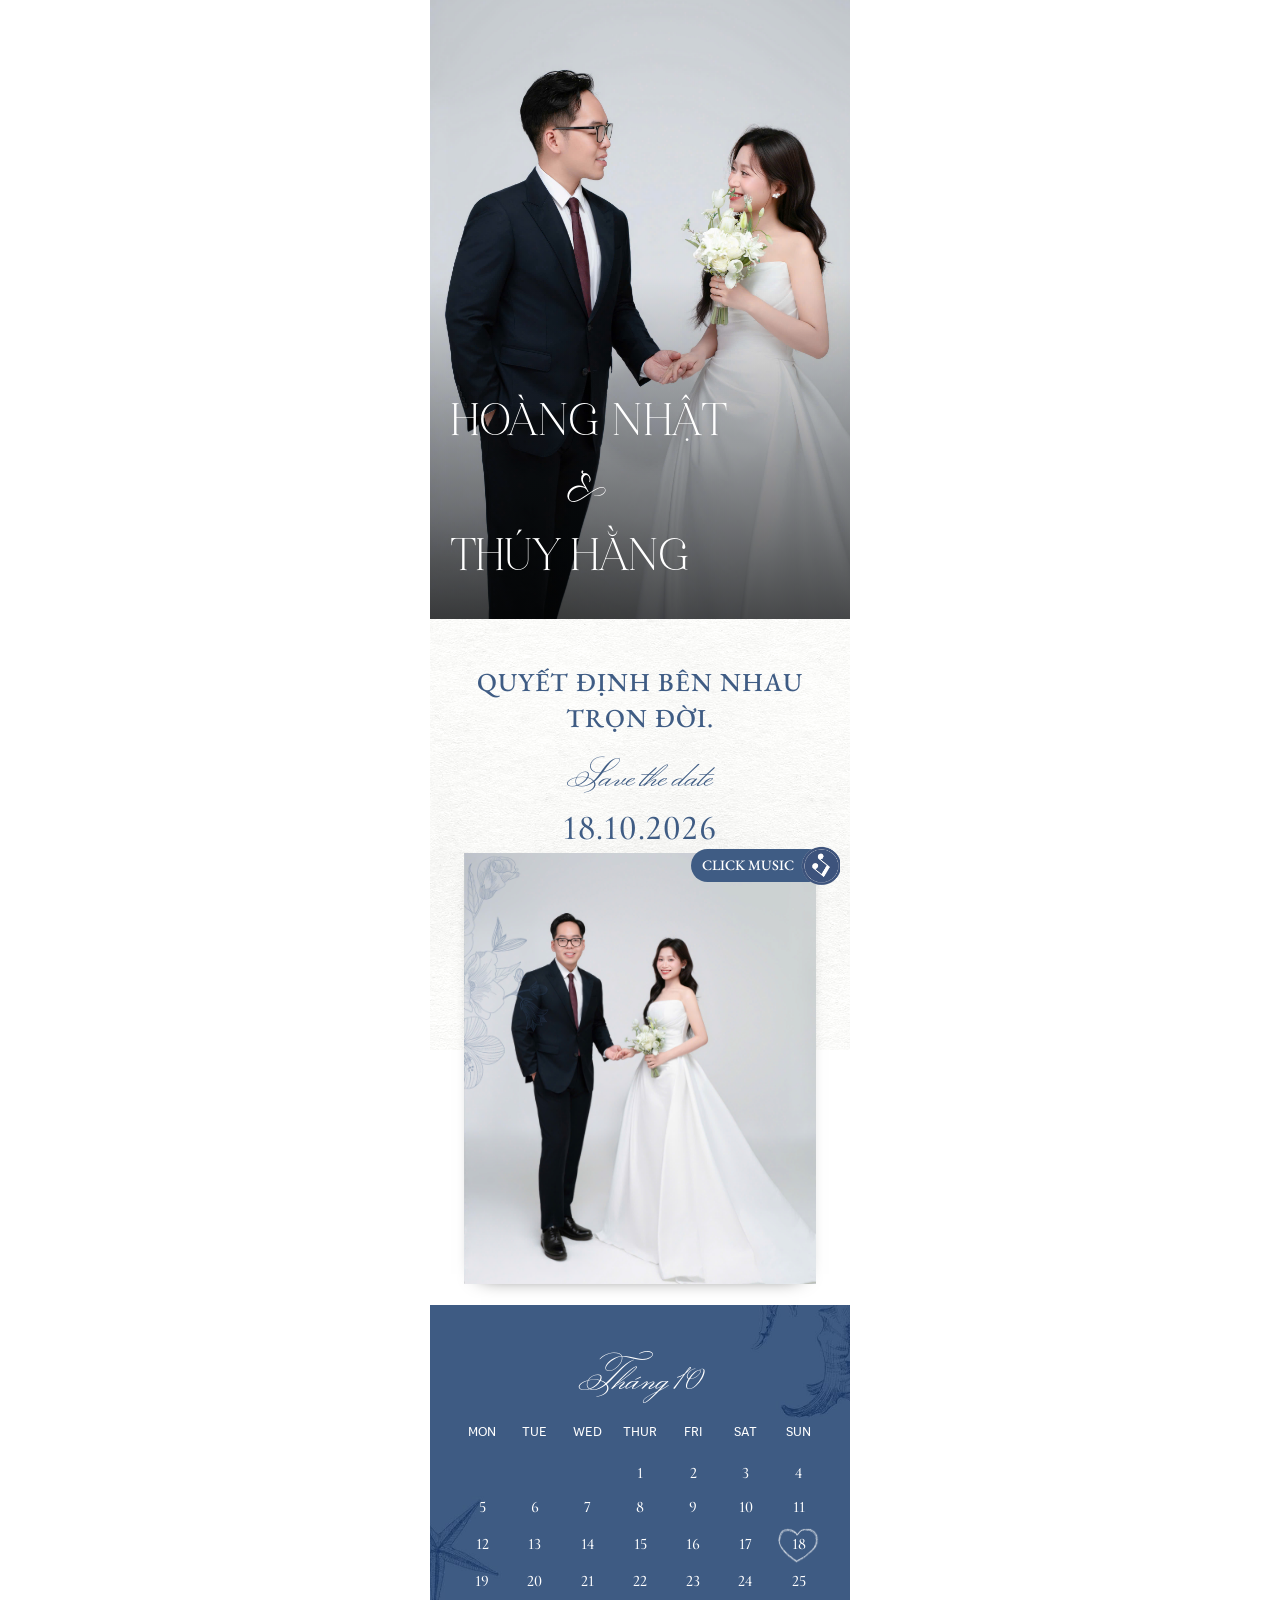
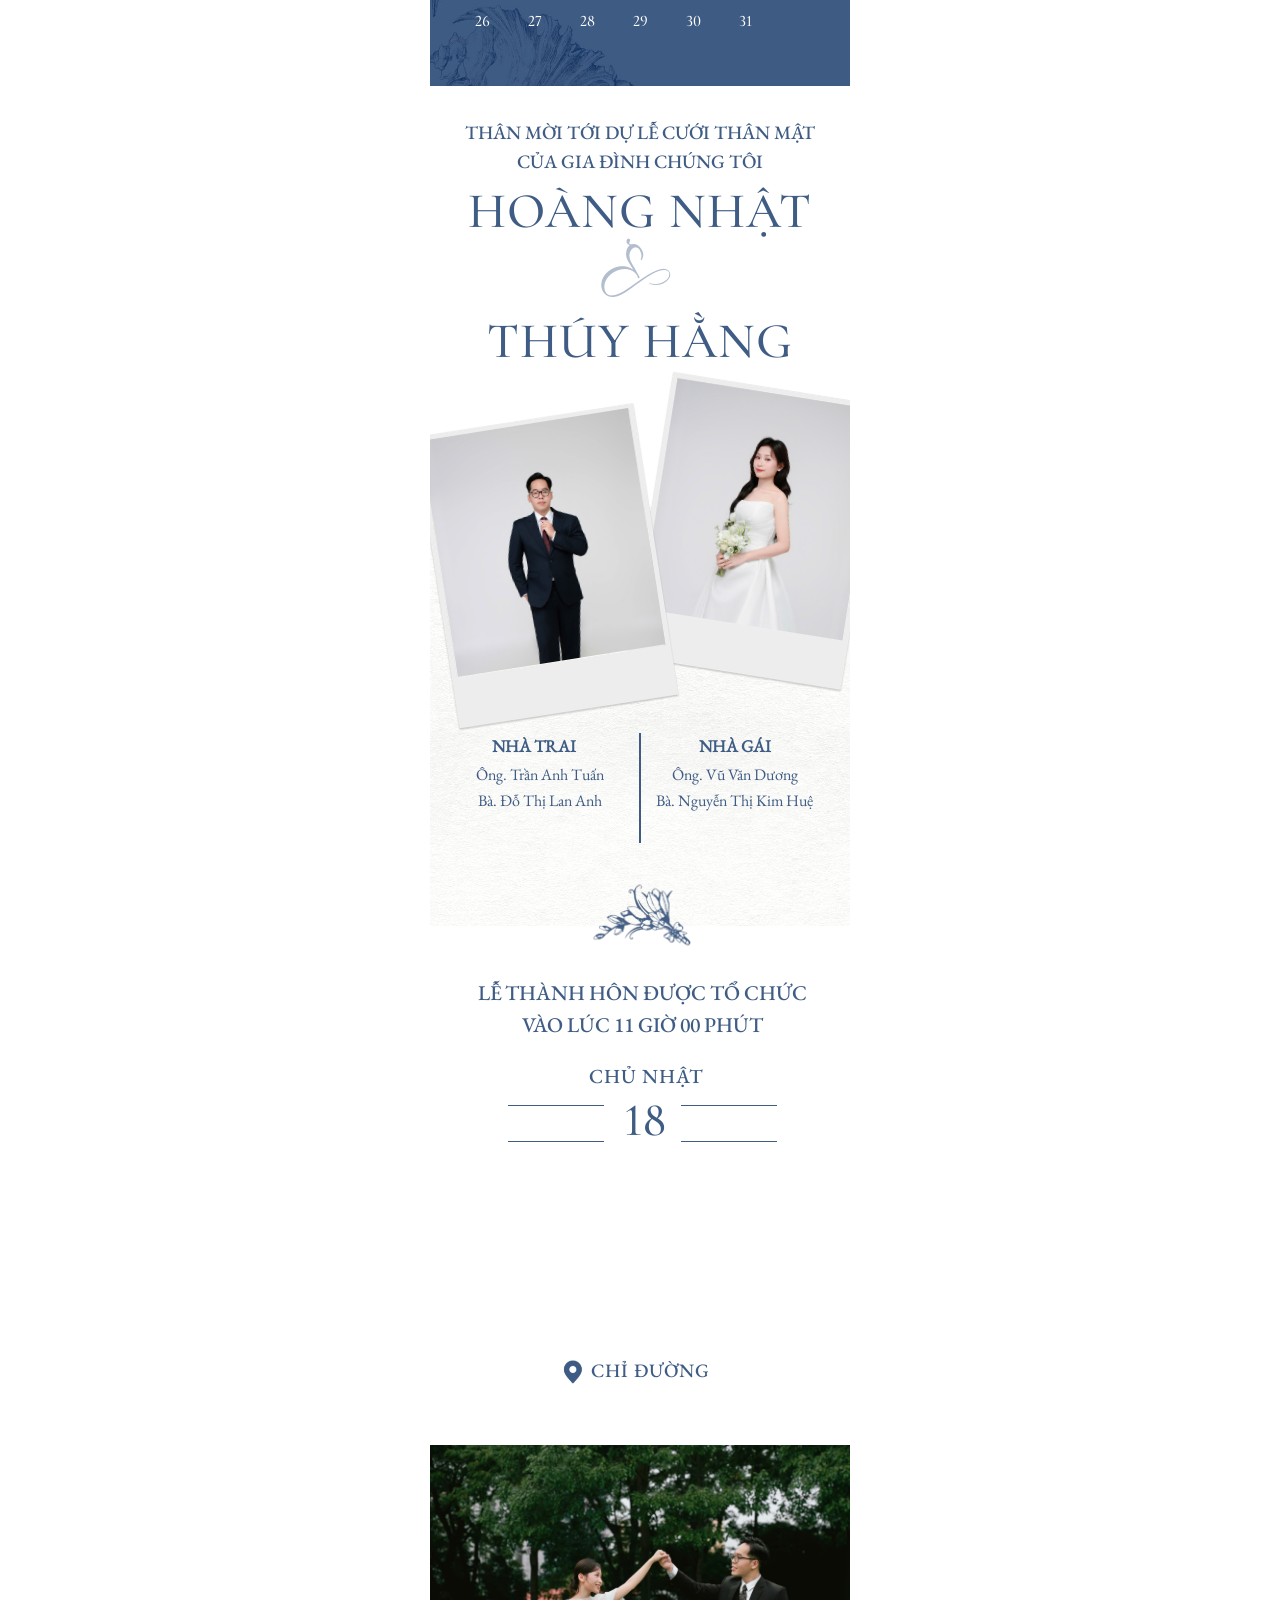
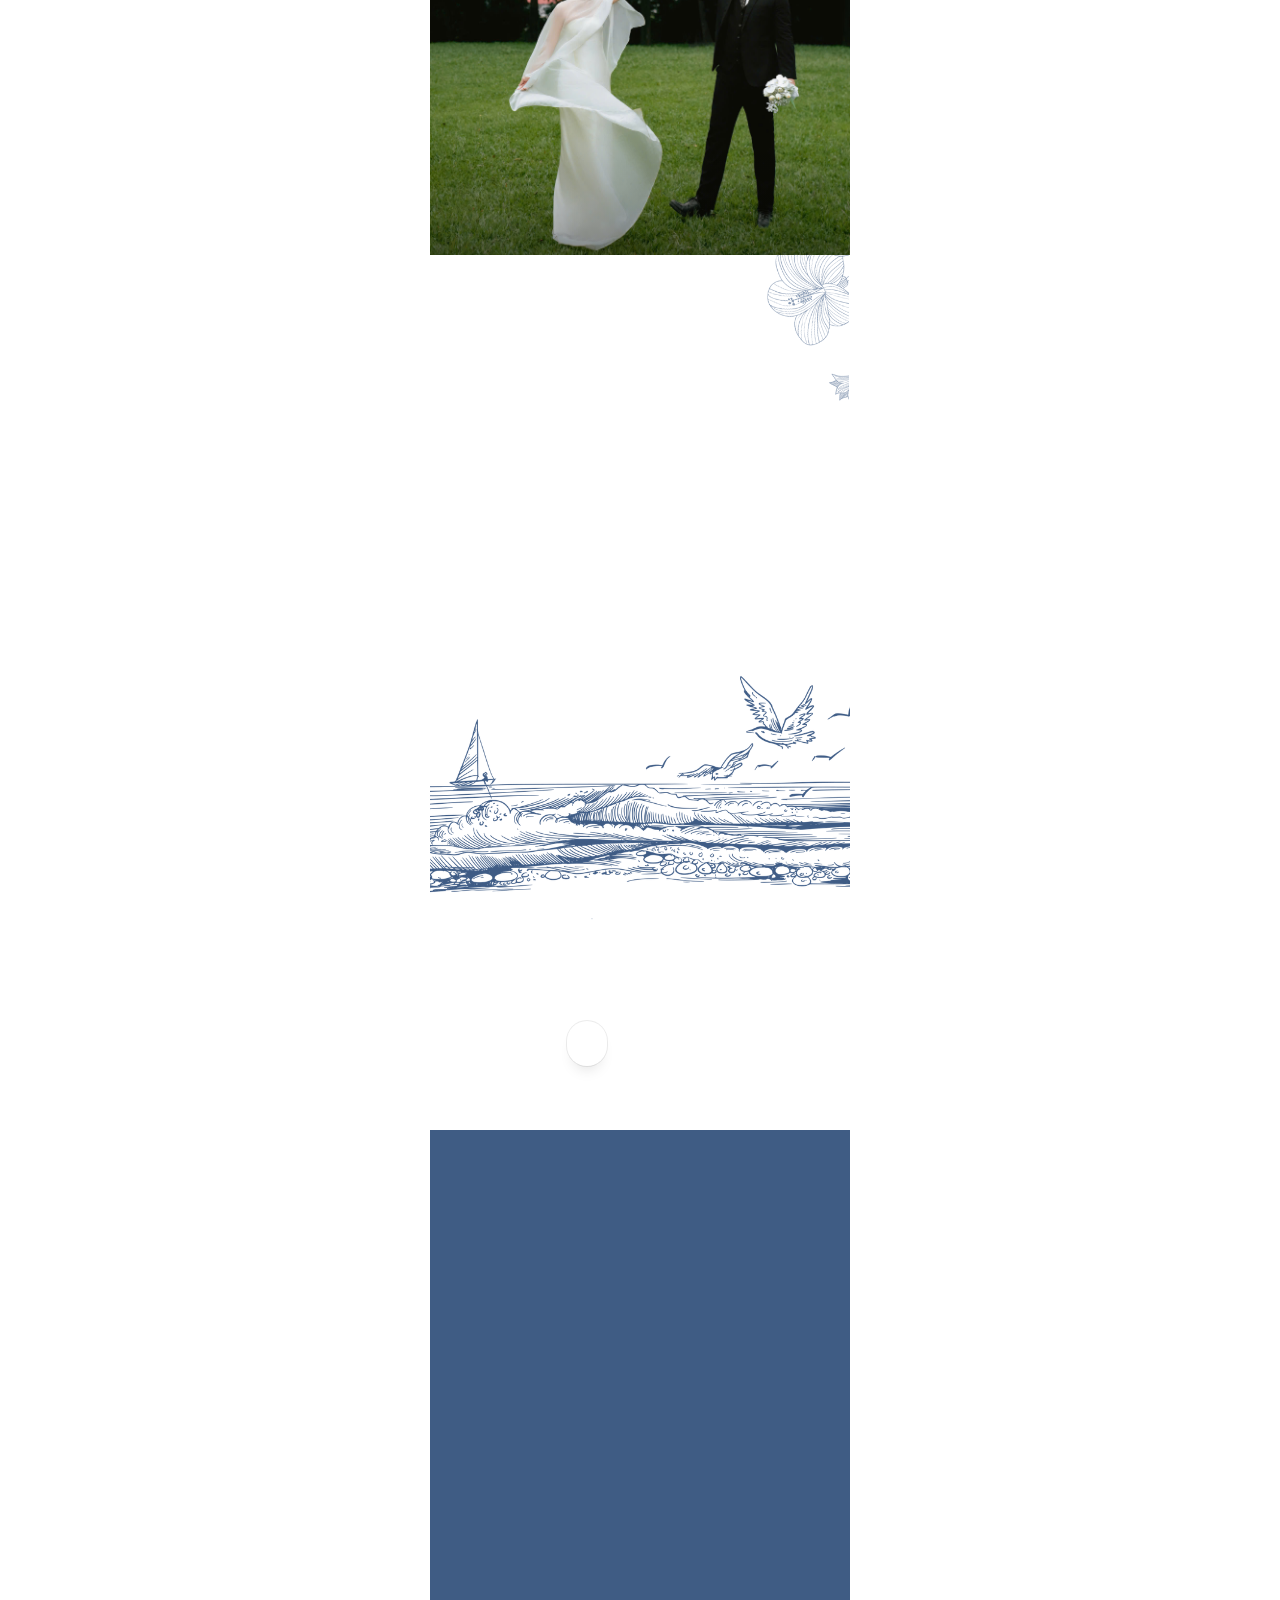
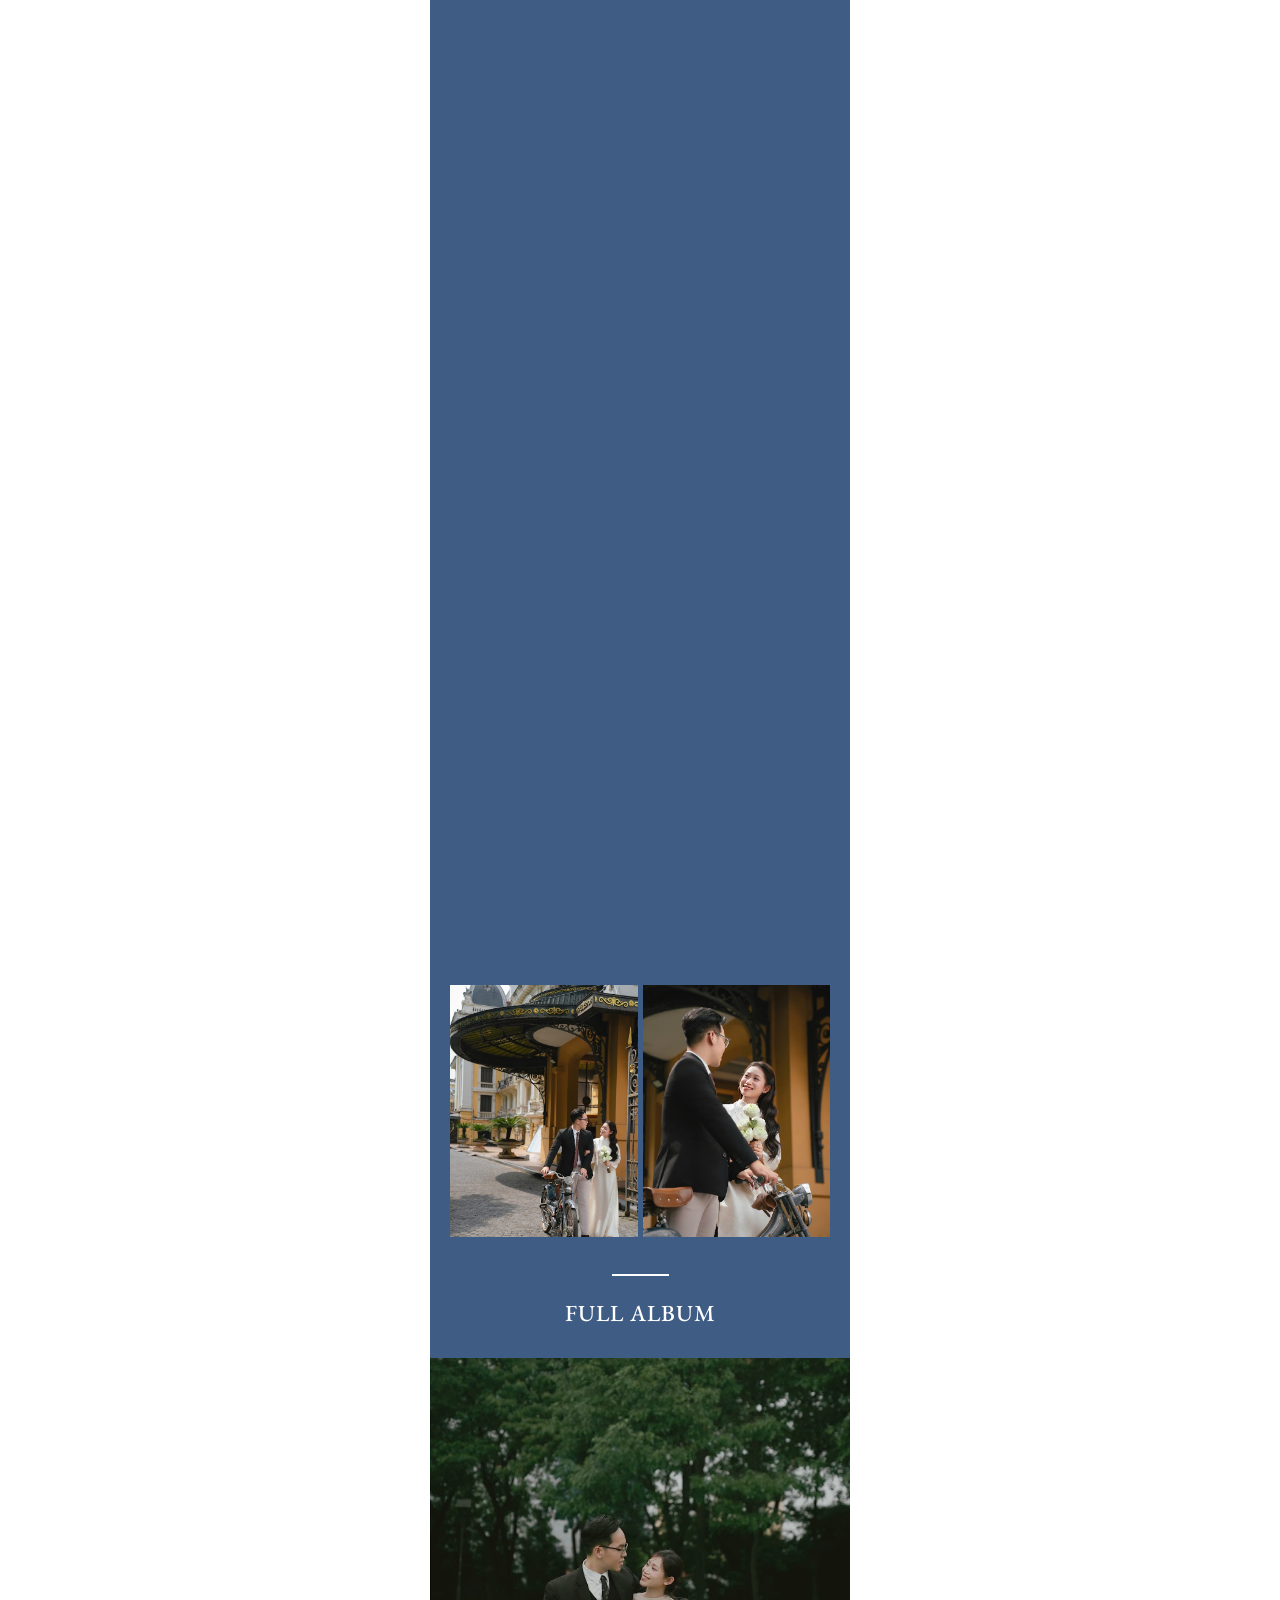
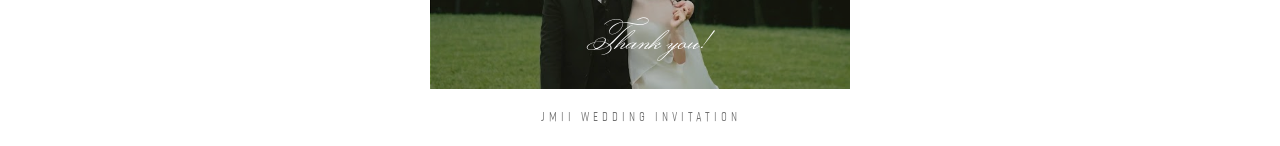
<file: index.html>
<!DOCTYPE html>
<html lang="vi"><head>
<script type="text/javascript">
(function() {
    try {
        var p = new URLSearchParams(window.location.search);
        var s = (p.get('side') || p.get('party') || p.get('to') || '').toLowerCase();
        if (s === 'nhagai' || s === 'cd' || s === 'gai') {
            window.location.replace('nhagai/index.html');
        } else if (s === 'nhatrai' || s === 'cr' || s === 'trai') {
            window.location.replace('nhatrai/index.html');
        }
    } catch(e) {}
})();
</script>
<meta charset="utf-8"/><title>LỄ THÀNH HÔN - Hoàng Nhật &amp; Thúy Hằng</title>
<link rel="canonical" href="https://hoangnhatthuyhang.vercel.app/"/>
<meta name="description" content="Trân trọng kính mời quý khách tới dự bữa cơm thân mật chung vui cùng gia đình chúng tôi vào lúc 11:00 ngày 18.10.2026 tại Sảnh 5 - Tiệc cưới Mipec Tây Sơn"/>
<meta property="og:type" content="website"/>
<meta property="og:url" content="https://hoangnhatthuyhang.vercel.app/"/>
<meta property="og:title" content="LỄ THÀNH HÔN - HOÀNG NHẬT & THÚY HẰNG"/>
<meta property="og:description" content="Trân trọng kính mời quý khách tới dự bữa cơm thân mật chung vui cùng gia đình chúng tôi vào lúc 11:00 ngày 18.10.2026 tại Sảnh 5 - Tiệc cưới Mipec Tây Sơn"/>
<meta property="og:image" content="https://hoangnhatthuyhang.vercel.app/images/og_share.jpg"/>
<meta property="og:image:secure_url" content="https://hoangnhatthuyhang.vercel.app/images/og_share.jpg"/>
<meta property="og:image:type" content="image/jpeg"/>
<meta property="og:image:width" content="1200"/>
<meta property="og:image:height" content="630"/>
<meta property="og:image:alt" content="LỄ THÀNH HÔN - HOÀNG NHẬT & THÚY HẰNG"/>
<meta property="og:site_name" content="Thiệp Cưới Online - HOÀNG NHẬT &amp; THÚY HẰNG"/>
<meta name="twitter:card" content="summary_large_image"/>
<meta name="twitter:url" content="https://hoangnhatthuyhang.vercel.app/"/>
<meta name="twitter:title" content="LỄ THÀNH HÔN - HOÀNG NHẬT & THÚY HẰNG"/>
<meta name="twitter:description" content="Trân trọng kính mời quý khách tới dự bữa cơm thân mật chung vui cùng gia đình chúng tôi vào lúc 11:00 ngày 18.10.2026 tại Sảnh 5 - Tiệc cưới Mipec Tây Sơn"/>
<meta name="twitter:image" content="https://hoangnhatthuyhang.vercel.app/images/og_share.jpg"/>
<meta name="msapplication-TileImage" content="https://hoangnhatthuyhang.vercel.app/images/untitled-1-20250323102909-q2zbh.png"/><meta content="no-cache" http-equiv="Cache-Control"/><meta content="IE=edge" http-equiv="X-UA-Compatible"/><meta content="-1" http-equiv="Expires"/><meta content="" name="keywords"/><meta content="width=device-width, initial-scale=1" name="viewport"/><script type="text/javascript">window.ladi_viewport=function(b){var a=document;b=b?b:'innerWidth';var c=window[b];var d=true;if(typeof window.ladi_is_desktop=="undefined"||window.ladi_is_desktop==undefined){window.ladi_is_desktop=!d;}var e=960;var f=420;var g='';if(!d){g="width="+e+",user-scalable=no,initial-scale=1.0";}else{var h=1;var i=f;if(i!=c){h=c / i;}g="width="+i+",user-scalable=no,initial-scale="+h+",minimum-scale="+h+",maximum-scale="+h;}var j=a.getElementById("viewport");if(!j){j=a.createElement("meta");j.id="viewport";j.name="viewport";a.head.appendChild(j);}j.setAttribute("content",g);};window.ladi_viewport();window.ladi_fbq_data = [];window.ladi_fbq = function () {window.ladi_fbq_data.push(arguments);};window.ladi_ttq_data = [];window.ladi_ttq = function () {window.ladi_ttq_data.push(arguments);};</script><meta content="telephone=no" name="format-detection"/><link href="images/untitled-1-20250323102909-q2zbh.png" rel="icon" type="image/x-icon"/><link href="images/untitled-1-20250323102909-q2zbh.png" rel="shortcut icon"/><link href="images/untitled-1-20250323102909-q2zbh.png" rel="apple-touch-icon"/><link href="images/untitled-1-20250323102909-q2zbh.png" rel="apple-touch-icon-precomposed"/><meta content="days" name="revisit-after"/><link rel="dns-prefetch"/><link crossorigin="" href="https://fonts.googleapis.com/" rel="preconnect"/><link crossorigin="" href="https://fonts.gstatic.com/" rel="preconnect"/><link crossorigin="" href="https://w.ladicdn.com/" rel="preconnect"/><link crossorigin="" href="https://s.ladicdn.com/" rel="preconnect"/><link crossorigin="" href="https://api1.ldpform.com/" rel="preconnect"/><link crossorigin="" href="https://a.ladipage.com/" rel="preconnect"/><link crossorigin="" href="https://api.sales.ldpform.net/" rel="preconnect"/><link as="style" href="css/google_fonts.css" onload="this.onload = null; this.rel = 'stylesheet';" rel="preload"/><link as="script" href="js/ladipagev3.min.js" rel="preload"/><style id="style_ladi" type="text/css">a,abbr,acronym,address,applet,article,aside,audio,b,big,blockquote,body,button,canvas,caption,center,cite,code,dd,del,details,dfn,div,dl,dt,em,embed,fieldset,figcaption,figure,footer,form,h1,h2,h3,h4,h5,h6,header,hgroup,html,i,iframe,img,input,ins,kbd,label,legend,li,mark,menu,nav,object,ol,output,p,pre,q,ruby,s,samp,section,select,small,span,strike,strong,sub,summary,sup,table,tbody,td,textarea,tfoot,th,thead,time,tr,tt,u,ul,var,video{margin:0;padding:0;border:0;outline:0;font-size:100%;font:inherit;vertical-align:baseline;box-sizing:border-box;-webkit-font-smoothing:antialiased;-moz-osx-font-smoothing:grayscale}article,aside,details,figcaption,figure,footer,header,hgroup,menu,nav,section{display:block}body{line-height:1}a{text-decoration:none}ol,ul{list-style:none}blockquote,q{quotes:none}blockquote:after,blockquote:before,q:after,q:before{content:'';content:none}table{border-collapse:collapse;border-spacing:0}.ladi-loading{z-index:900000000000;position:fixed;width:100%;height:100%;top:0;left:0;background-color:rgba(0,0,0,.1)}.ladi-loading .loading{width:80px;height:80px;top:0;left:0;bottom:0;right:0;margin:auto;overflow:hidden;position:absolute}.ladi-loading .loading div{position:absolute;width:6px;height:6px;background:#fff;border-radius:50%;animation:ladi-loading 1.2s linear infinite}.ladi-loading .loading div:nth-child(1){animation-delay:0s;top:37px;left:66px}.ladi-loading .loading div:nth-child(2){animation-delay:-.1s;top:22px;left:62px}.ladi-loading .loading div:nth-child(3){animation-delay:-.2s;top:11px;left:52px}.ladi-loading .loading div:nth-child(4){animation-delay:-.3s;top:7px;left:37px}.ladi-loading .loading div:nth-child(5){animation-delay:-.4s;top:11px;left:22px}.ladi-loading .loading div:nth-child(6){animation-delay:-.5s;top:22px;left:11px}.ladi-loading .loading div:nth-child(7){animation-delay:-.6s;top:37px;left:7px}.ladi-loading .loading div:nth-child(8){animation-delay:-.7s;top:52px;left:11px}.ladi-loading .loading div:nth-child(9){animation-delay:-.8s;top:62px;left:22px}.ladi-loading .loading div:nth-child(10){animation-delay:-.9s;top:66px;left:37px}.ladi-loading .loading div:nth-child(11){animation-delay:-1s;top:62px;left:52px}.ladi-loading .loading div:nth-child(12){animation-delay:-1.1s;top:52px;left:62px}@keyframes ladi-loading{0%,100%,20%,80%{transform:scale(1)}50%{transform:scale(1.5)}}.ladipage-message{position:fixed;width:100%;height:100%;top:0;left:0;z-index:10000000000;background:rgba(0,0,0,.3)}.ladipage-message .ladipage-message-box{width:400px;max-width:calc(100% - 50px);height:160px;border:1px solid rgba(0,0,0,.3);background-color:#fff;position:fixed;top:calc(50% - 155px);left:0;right:0;margin:auto;border-radius:10px}.ladipage-message .ladipage-message-box span{display:block;background-color:rgba(6,21,40,.05);color:#000;padding:12px 15px;font-weight:600;font-size:16px;line-height:16px;border-top-left-radius:10px;border-top-right-radius:10px}.ladipage-message .ladipage-message-box .ladipage-message-text{display:-webkit-box;font-size:14px;padding:0 20px;margin-top:16px;line-height:20px;-webkit-line-clamp:3;-webkit-box-orient:vertical;overflow:hidden;text-overflow:ellipsis;word-break:break-word}.ladipage-message .ladipage-message-box .ladipage-message-close{display:block;position:absolute;right:15px;bottom:10px;margin:0 auto;padding:10px 0;border:none;width:80px;text-transform:uppercase;text-align:center;color:#000;background-color:#e6e6e6;border-radius:5px;text-decoration:none;font-size:14px;line-height:14px;font-weight:600;cursor:pointer;outline:0}.lightbox-screen{display:none;position:fixed;width:100%;height:100%;top:0;left:0;bottom:0;right:0;margin:auto;z-index:9000000080;background:rgba(0,0,0,.5)}.lightbox-screen .lightbox-close{position:absolute;z-index:9000000090;cursor:pointer}.lightbox-screen .lightbox-hidden{display:none}.lightbox-screen .lightbox-close{width:16px;height:16px;margin:10px;background-repeat:no-repeat;background-position:center center;background-image:url("data:image/svg+xml;utf8, %3Csvg%20width%3D%2224%22%20height%3D%2224%22%20viewBox%3D%220%200%2024%2024%22%20xmlns%3D%22http%3A%2F%2Fwww.w3.org%2F2000%2Fsvg%22%20fill%3D%22%23fff%22%3E%3Cpath%20fill-rule%3D%22evenodd%22%20clip-rule%3D%22evenodd%22%20d%3D%22M23.4144%202.00015L2.00015%2023.4144L0.585938%2022.0002L22.0002%200.585938L23.4144%202.00015Z%22%3E%3C%2Fpath%3E%3Cpath%20fill-rule%3D%22evenodd%22%20clip-rule%3D%22evenodd%22%20d%3D%22M2.00015%200.585938L23.4144%2022.0002L22.0002%2023.4144L0.585938%202.00015L2.00015%200.585938Z%22%3E%3C%2Fpath%3E%3C%2Fsvg%3E")}*{-webkit-tap-highlight-color:#fff0}body{font-size:12px;-ms-text-size-adjust:none;-moz-text-size-adjust:none;-o-text-size-adjust:none;-webkit-text-size-adjust:none;background-color:#fff}.overflow-hidden{overflow:hidden}.ladi-transition{transition:all 150ms linear 0s}.z-index-1{z-index:1}.opacity-0{opacity:0}.height-0{height:0!important}.pointer-events-none{pointer-events:none}.transition-parent-collapse-height{transition:height 150ms linear 0s}.transition-parent-collapse-top{transition:top 150ms linear 0s}.transition-readmore{transition:height 350ms linear 0s}.transition-collapse{transition:height 150ms linear 0s}body.grab{cursor:grab}.ladi-wraper{width:100%;min-height:100%;overflow:hidden;touch-action:manipulation}.ladi-container{position:relative;margin:0 auto;height:100%}.ladi-overlay{position:absolute;top:0;left:0;height:100%;width:100%;pointer-events:none}.ladi-element{position:absolute}@media (hover: hover) {.ladi-check-hover {opacity: 0;}}.ladi-section {margin: 0 auto;position: relative;}.ladi-section[data-tab-id]{display: none;}.ladi-section.selected[data-tab-id]{display: block;}.ladi-section .ladi-section-background {position: absolute;width: 100%;height: 100%;top: 0;left: 0;pointer-events: none;overflow: hidden;}.ladi-box {position: absolute;width: 100%;height: 100%;overflow: hidden;}#SECTION_POPUP .ladi-container {z-index: 90000070;}#SECTION_POPUP .ladi-container > .ladi-element {z-index: 90000070;position: fixed;display: none;}#SECTION_POPUP .ladi-container > .ladi-element[data-fixed-close="true"] {position: relative !important;}#SECTION_POPUP .ladi-container > .ladi-element.hide-visibility {display: block !important;visibility: hidden !important;}#SECTION_POPUP .popup-close {position: absolute;right: 0px;top: 0px;z-index: 9000000080;cursor: pointer;width: 16px;height: 16px;margin: 10px;background-repeat: no-repeat;background-position: center center;background-image: url("data:image/svg+xml;utf8, %3Csvg%20width%3D%2224%22%20height%3D%2224%22%20viewBox%3D%220%200%2024%2024%22%20xmlns%3D%22http%3A%2F%2Fwww.w3.org%2F2000%2Fsvg%22%20fill%3D%22%23000%22%3E%3Cpath%20fill-rule%3D%22evenodd%22%20clip-rule%3D%22evenodd%22%20d%3D%22M23.4144%202.00015L2.00015%2023.4144L0.585938%2022.0002L22.0002%200.585938L23.4144%202.00015Z%22%3E%3C%2Fpath%3E%3Cpath%20fill-rule%3D%22evenodd%22%20clip-rule%3D%22evenodd%22%20d%3D%22M2.00015%200.585938L23.4144%2022.0002L22.0002%2023.4144L0.585938%202.00015L2.00015%200.585938Z%22%3E%3C%2Fpath%3E%3C%2Fsvg%3E");}.ladi-popup {position: absolute;width: 100%;height: 100%;}.ladi-popup .ladi-popup-background {height: 100%;width: 100%;pointer-events: none;}.ladi-countdown {position: absolute;width: 100%;height: 100%;display: flex;}.ladi-countdown .ladi-countdown-background {position: absolute;width: 100%;height: 100%;top: 0;left: 0;background-size: inherit;background-attachment: inherit;background-origin: inherit;display: table;pointer-events: none;}.ladi-countdown .ladi-countdown-text {position: absolute;width: 100%;height: 100%;text-decoration: inherit;display: table;pointer-events: none;}.ladi-countdown .ladi-countdown-text span {display: table-cell;vertical-align: middle;}.ladi-countdown > .ladi-element {text-decoration: inherit;background-size: inherit;background-attachment: inherit;background-origin: inherit;position: relative;display: inline-block;}.ladi-countdown > .ladi-element:last-child {margin-right: 0px !important;}.ladi-button{position:absolute;width:100%;height:100%;overflow:hidden}.ladi-button:active{transform:translateY(2px);transition:transform .2s linear}.ladi-button .ladi-button-background{height:100%;width:100%;pointer-events:none;transition:inherit}.ladi-button>.ladi-button-headline,.ladi-button>.ladi-button-shape{width:100%!important;height:100%!important;top:0!important;left:0!important;display:table;user-select:none;-webkit-user-select:none;-moz-user-select:none;-ms-user-select:none}.ladi-button>.ladi-button-shape .ladi-shape{margin:auto;top:0;bottom:0}.ladi-button>.ladi-button-headline .ladi-headline{display:table-cell;vertical-align:middle}.ladi-checkout-product-cart-icon .ladi-cart-number{position:absolute;top:-2px;right:-7px;background:#f36e36;text-align:center;min-width:18px;min-height:18px;font-size:12px;font-weight:700;color:#fff;border-radius:100%;z-index:90000000;padding:3px 4px}.ladi-checkout-product-add-to-cart .ladi-button .loading-dots{width:100%;height:100%;top:0;left:0;position:absolute;display:flex;align-items:center;justify-content:center}.ladi-checkout-product-add-to-cart .ladi-button .loading-dots p{display:inline-block;font-size:32px;line-height:1;animation:.6s infinite loading}.ladi-checkout-product-add-to-cart .ladi-button .loading-dots p:first-child{animation-delay:0s}.ladi-checkout-product-add-to-cart .ladi-button .loading-dots p:nth-child(2){animation-delay:.2s}.ladi-checkout-product-add-to-cart .ladi-button .loading-dots p:nth-child(3){animation-delay:.4s}@keyframes loading{0%,100%{opacity:0}50%{opacity:1}}.ladi-form .ladi-form-checkout-bump-offer-check.multiple.checked:before,.ladi-form .ladi-form-checkout-payment-check.multiple.checked:before{--url:url("data:image/svg+xml,%0A%3Csvg%20width%3D%2224%22%20height%3D%2224%22%20viewBox%3D%220%200%2024%2024%22%20fill%3D%22none%22%20xmlns%3D%22http%3A%2F%2Fwww.w3.org%2F2000%2Fsvg%22%3E%0A%3Cpath%20d%3D%22M18.71%207.20998C18.617%207.11625%2018.5064%207.04186%2018.3846%206.99109C18.2627%206.94032%2018.132%206.91418%2018%206.91418C17.868%206.91418%2017.7373%206.94032%2017.6154%206.99109C17.4936%207.04186%2017.383%207.11625%2017.29%207.20998L9.84%2014.67L6.71%2011.53C6.61348%2011.4367%206.49954%2011.3634%206.37468%2011.3142C6.24983%2011.265%206.1165%2011.2409%205.98232%2011.2432C5.84814%2011.2455%205.71573%2011.2743%205.59265%2011.3278C5.46957%2011.3812%205.35824%2011.4585%205.265%2011.555C5.17176%2011.6515%205.09845%2011.7654%205.04924%2011.8903C5.00004%2012.0152%204.97591%2012.1485%204.97823%2012.2827C4.98055%2012.4168%205.00928%2012.5492%205.06277%2012.6723C5.11627%2012.7954%205.19348%2012.9067%205.29%2013L9.13%2016.84C9.22296%2016.9337%209.33356%2017.0081%209.45542%2017.0589C9.57728%2017.1096%209.70799%2017.1358%209.84%2017.1358C9.97201%2017.1358%2010.1027%2017.1096%2010.2246%2017.0589C10.3464%2017.0081%2010.457%2016.9337%2010.55%2016.84L18.71%208.67998C18.8115%208.58634%2018.8925%208.47269%2018.9479%208.34619C19.0033%208.21969%2019.0319%208.08308%2019.0319%207.94498C19.0319%207.80688%2019.0033%207.67028%2018.9479%207.54378C18.8925%207.41728%2018.8115%207.30363%2018.71%207.20998Z%22%20fill%3D%22%231852FA%22%2F%3E%0A%3C%2Fsvg%3E%0A");pointer-events:none;top:-1px;left:-1px;transform:none}.ladi-form,.ladi-form .ladi-form-item-container{position:absolute;width:100%;height:100%}.ladi-form>.ladi-element,.ladi-form>.ladi-element .ladi-form-item-container,.ladi-form>.ladi-element .ladi-form-item-container .ladi-form-item .ladi-form-checkbox-item span[data-checked=true],.ladi-form>.ladi-element .ladi-form-item-container .ladi-form-item .ladi-form-control:not(.ladi-form-control-select){text-transform:inherit;text-decoration:inherit;text-align:inherit;letter-spacing:inherit;color:inherit;background-size:inherit;background-attachment:inherit;background-origin:inherit}.ladi-form .ladi-button>.ladi-button-headline{color:initial;font-size:initial;font-weight:initial;text-transform:initial;text-decoration:initial;font-style:initial;text-align:initial;letter-spacing:initial;line-height:initial}.ladi-form [data-form-checkout-item=bump_offer] .ladi-form-item,.ladi-form>[data-quantity=true] .ladi-form-item-container{overflow:hidden}.ladi-form>.ladi-element .ladi-form-item-container .ladi-form-item{text-transform:inherit;text-decoration:inherit;text-align:inherit;letter-spacing:inherit;color:inherit}.ladi-form>.ladi-element .ladi-form-item-container .ladi-form-item-background{background-size:inherit;background-attachment:inherit;background-origin:inherit}.ladi-form>.ladi-element .ladi-form-item-container .ladi-form-item .ladi-form-control-select{-webkit-appearance:none;-moz-appearance:none;appearance:none;background-size:9px 6px!important;background-position:right .5rem center;background-repeat:no-repeat;padding-right:24px;text-transform:inherit;text-align:inherit;letter-spacing:inherit;color:inherit;background-size:inherit;background-attachment:inherit;background-origin:inherit}.ladi-form>.ladi-element .ladi-form-item-container .ladi-form-item .ladi-form-checkbox-item,.ladi-form>.ladi-element .ladi-form-item-container .ladi-form-item .ladi-form-checkbox-item span[data-checked=false]{text-transform:inherit;text-align:inherit;letter-spacing:inherit;background-size:inherit;background-attachment:inherit;background-origin:inherit;color:inherit}.ladi-form>.ladi-element .ladi-form-item-container .ladi-form-item .ladi-form-control-select-2{width:calc(100% / 2 - 5px);max-width:calc(100% / 2 - 5px);min-width:calc(100% / 2 - 5px)}.ladi-form>.ladi-element .ladi-form-item-container .ladi-form-item .ladi-form-control-select-2:nth-child(3),.ladi-form>.ladi-element .ladi-form-item-container .ladi-form-item .ladi-form-control-select-3:nth-child(3),.ladi-form>.ladi-element .ladi-form-item-container .ladi-form-item .ladi-form-control-select-3:nth-child(4){margin-left:7.5px}.ladi-form>.ladi-element .ladi-form-item-container .ladi-form-item .ladi-form-control-select-3{width:calc(100% / 3 - 5px);max-width:calc(100% / 3 - 5px);min-width:calc(100% / 3 - 5px)}.ladi-form>.ladi-element .ladi-form-item-container .ladi-form-item .ladi-form-control-select option{color:initial}.ladi-form>.ladi-element .ladi-form-item-container .ladi-form-item .ladi-form-control-select:not([data-selected=""]){text-decoration:inherit}.ladi-form>.ladi-element .ladi-form-item-container .ladi-form-item .ladi-form-checkbox-item{text-decoration:inherit;vertical-align:middle}.ladi-form>.ladi-element .ladi-form-item-container .ladi-form-item .ladi-form-checkbox-box-item{display:inline-block;width:fit-content}.ladi-form>.ladi-element .ladi-form-item-container .ladi-form-item .ladi-form-checkbox-item span{user-select:none;-webkit-user-select:none;-moz-user-select:none;-ms-user-select:none}.ladi-form .ladi-form-item-title-value{font-weight:700;word-break:break-word}.ladi-form .ladi-form-label-container{position:relative;width:100%}.ladi-form .ladi-form-control-file{background-repeat:no-repeat;background-position:calc(100% - 5px) center}.ladi-form .ladi-form-label-container .ladi-form-label-item{display:inline-block;cursor:pointer;position:relative;border-radius:0!important;user-select:none;-webkit-user-select:none;-moz-user-select:none;-ms-user-select:none}.ladi-form .ladi-form-label-container .ladi-form-label-item.image{background-size:cover;background-repeat:no-repeat;background-position:center}.ladi-form .ladi-form-label-container .ladi-form-label-item.no-value{display:none!important}.ladi-form .ladi-form-label-container .ladi-form-label-item.text.disabled{opacity:.35}.ladi-form .ladi-form-label-container .ladi-form-label-item.image.disabled{opacity:.2}.ladi-form .ladi-form-label-container .ladi-form-label-item.color.disabled{opacity:.15}.ladi-form .ladi-form-label-container .ladi-form-label-item.selected:before{content:'';width:0;height:0;bottom:-1px;right:-1px;position:absolute;border-width:0 0 15px 15px;border-color:transparent;border-style:solid}.ladi-form .ladi-form-label-container .ladi-form-label-item.selected:after{content:'';background-image:url("data:image/svg+xml;utf8,%3Csvg xmlns='http://www.w3.org/2000/svg' enable-background='new 0 0 12 12' viewBox='0 0 12 12' x='0' fill='%23fff' y='0'%3E%3Cg%3E%3Cpath d='m5.2 10.9c-.2 0-.5-.1-.7-.2l-4.2-3.7c-.4-.4-.5-1-.1-1.4s1-.5 1.4-.1l3.4 3 5.1-7c .3-.4 1-.5 1.4-.2s.5 1 .2 1.4l-5.7 7.9c-.2.2-.4.4-.7.4 0-.1 0-.1-.1-.1z'%3E%3C/path%3E%3C/g%3E%3C/svg%3E");background-repeat:no-repeat;background-position:bottom right;width:7px;height:7px;bottom:0;right:0;position:absolute}.ladi-form .ladi-form-item{width:100%;height:100%;position:absolute}.ladi-form .ladi-form-item-background{position:absolute;width:100%;height:100%;top:0;left:0;pointer-events:none}.ladi-form .ladi-form-item.ladi-form-checkbox{height:auto;padding:0 5px}.ladi-form .ladi-form-item .ladi-form-control{background-color:transparent;min-width:100%;min-height:100%;max-width:100%;max-height:100%;width:100%;height:100%;padding:0 5px;color:inherit;font-size:inherit;border:none}.ladi-form .ladi-form-item.ladi-form-checkbox.ladi-form-checkbox-vertical .ladi-form-checkbox-item{margin-top:0!important;margin-left:0!important;margin-right:0!important;display:flex;align-items:center;border:none}.ladi-form .ladi-form-item.ladi-form-checkbox.ladi-form-checkbox-horizontal .ladi-form-checkbox-item{margin-top:0!important;margin-left:0!important;margin-right:10px!important;display:inline-flex;align-items:center;border:none;position:relative}.ladi-form .ladi-form-item.ladi-form-checkbox .ladi-form-checkbox-item input{margin-right:5px;display:block}.ladi-form .ladi-form-item.ladi-form-checkbox .ladi-form-checkbox-item span{cursor:default;word-break:break-word}.ladi-form .ladi-form-item textarea.ladi-form-control{resize:none;padding:5px}.ladi-form .ladi-button{cursor:pointer}.ladi-form .ladi-button .ladi-headline{cursor:pointer;user-select:none}.ladi-form .ladi-element .ladi-form-otp::-webkit-inner-spin-button,.ladi-form .ladi-element .ladi-form-otp::-webkit-outer-spin-button{-webkit-appearance:none;margin:0}.ladi-form .ladi-element .ladi-form-item .button-get-code{display:none;position:absolute;right:0;top:0;bottom:0;margin:auto 0;line-height:initial;padding:5px 10px;height:max-content;cursor:pointer;user-select:none;-webkit-user-select:none;-moz-user-select:none;-ms-user-select:none}.ladi-form .ladi-element .ladi-form-item .button-get-code.hide-visibility{display:block!important;visibility:hidden!important}.ladi-form .ladi-form-checkout-bump-offer-product.option-2,.ladi-form .ladi-form-item.otp-resend .button-get-code,.ladi-form [data-form-checkout-item=payment] .ladi-form-checkout-payment-content div>span{display:block}.ladi-form .ladi-form-item.otp-countdown:before{content:attr(data-countdown-time) "s";position:absolute;top:0;bottom:0;margin:auto 0;height:max-content;line-height:initial}.ladi-form [data-variant=true] select option[disabled]{background:#fff;color:#b8b8b8!important}.ladi-google-recaptcha-checkbox{position:absolute;display:inline-block;transform:translateY(-100%);margin-top:-5px;z-index:90000010}.ladi-element[data-form-checkout-item]{padding:0}.ladi-form .ladi-form-checkout-title{margin-bottom:8px}.ladi-form .ladi-element[data-form-checkout-item] .ladi-form-item,.ladi-form .ladi-element[data-form-checkout-item] .ladi-form-item-container{height:auto!important;position:unset!important}.ladi-form .ladi-form-checkout-box{gap:12px;display:flex;flex-flow:column;margin:8px 12px;margin-top:14px!important;padding-bottom:14px;border-left:none!important;border-right:none!important;border-top:none!important;border-radius:0!important}.ladi-form .ladi-form-checkout-box:last-child{border:none!important;padding-bottom:4px}.ladi-form .ladi-form-checkout-box:first-child,.ladi-form .ladi-form-checkout-bump-offer-product .item-product:first-child{margin-top:0}.ladi-form .ladi-form-checkout-payment-item{display:flex;flex-flow:row;gap:12px;align-items:center;--check-size:18px;--width-quantity:65px}.ladi-form .ladi-form-checkout-payment-check{--border-size:1px;width:var(--check-size);height:var(--check-size);flex:0 0 var(--check-size);border:var(--border-size) solid;border-radius:100%;display:block;position:relative}.ladi-form .ladi-form-checkout-payment-check.checked:before{content:"";width:calc(var(--check-size)/ 2);height:calc(var(--check-size)/ 2);border-radius:inherit;display:block;position:absolute;top:0;left:0;transform:translate(calc(50% - var(--border-size)),calc(50% - var(--border-size)))}.ladi-form .ladi-form-checkout-bump-offer-check.multiple,.ladi-form .ladi-form-checkout-payment-check.multiple{border-radius:4px}.ladi-form .ladi-form-checkout-payment-check.multiple.checked:before{content:"";-webkit-mask-image:var(--url);mask-image:var(--url);width:var(--check-size);height:var(--check-size);-webkit-mask-size:var(--check-size);mask-size:var(--check-size);background-color:#fff;position:absolute}.ladi-form .ladi-form-checkout-payment-content,.ladi-form .ladi-form-checkout-product-content{display:flex;flex-flow:row;--gap:10px;gap:var(--gap);align-items:center;width:calc(100% - var(--width-quantity) - var(--check-size) - var(--gap) * 2)}.ladi-form .ladi-form-checkout-payment-content img,.ladi-form .ladi-form-checkout-product-content img{width:36px;max-height:36px;border-radius:4px}.ladi-form .ladi-form-checkout-payment-content div,.ladi-form .ladi-form-checkout-product-content div{display:flex;flex-flow:column}.ladi-form .ladi-form-checkout-payment-content div>span,.ladi-form .ladi-form-checkout-product-content div>span{font-size:inherit}.ladi-form .ladi-form-checkout-payment-content div>span.small,.ladi-form .ladi-form-checkout-product-content div>span.small{font-size:80%;opacity:.8}.ladi-form .ladi-form-checkout-payment-content div .price.price-compare,.ladi-form .ladi-form-checkout-product-content div .price.price-compare{display:flex;align-items:center;gap:8px;flex-direction:row!important}.ladi-form .ladi-form-checkout-payment-quantity,.ladi-form .ladi-form-checkout-product-quantity{position:relative;--icon-size:calc(var(--check-size) * 0.8)}.ladi-form .ladi-form-checkout-payment-quantity input,.ladi-form .ladi-form-checkout-product-quantity input{padding:4px calc(var(--check-size)) 4px 8px;border-radius:8px;position:relative;width:var(--width-quantity);min-height:34px;border:1px solid;background-color:transparent;top:0;left:0;display:block}.ladi-form .ladi-form-checkout-payment-quantity input::-webkit-inner-spin-button,.ladi-form .ladi-form-checkout-payment-quantity input::-webkit-outer-spin-button{-webkit-appearance:none;margin:0}.ladi-form .ladi-form-checkout-payment-quantity .up{width:var(--icon-size);height:var(--icon-size);top:-1px;right:5px;cursor:pointer;display:block;position:absolute}.ladi-form .ladi-form-checkout-payment-quantity .up:before{content:'';--url:url("data:image/svg+xml,%3Csvg%20width%3D%2216%22%20height%3D%2216%22%20viewBox%3D%220%200%2016%2016%22%20fill%3D%22none%22%20xmlns%3D%22http%3A%2F%2Fwww.w3.org%2F2000%2Fsvg%22%3E%3Cpath%20fill-rule%3D%22evenodd%22%20clip-rule%3D%22evenodd%22%20d%3D%22M3.14645%206.14645C3.34171%205.95118%203.65829%205.95118%203.85355%206.14645L8%2010.2929L12.1464%206.14645C12.3417%205.95118%2012.6583%205.95118%2012.8536%206.14645C13.0488%206.34171%2013.0488%206.65829%2012.8536%206.85355L8.35355%2011.3536C8.15829%2011.5488%207.84171%2011.5488%207.64645%2011.3536L3.14645%206.85355C2.95118%206.65829%202.95118%206.34171%203.14645%206.14645Z%22%20fill%3D%22black%22%20transform%3D%22rotate(180%208%208)%22%2F%3E%3C%2Fsvg%3E");-webkit-mask-image:var(--url);mask-image:var(--url);display:block;position:absolute;width:var(--icon-size);height:var(--icon-size);pointer-events:none;top:4px;left:2px;-webkit-mask-size:var(--icon-size);mask-size:var(--icon-size)}.ladi-form .ladi-form-checkout-payment-quantity .down{width:var(--icon-size);height:var(--icon-size);right:5px;cursor:pointer;display:block;position:absolute;bottom:3px}.ladi-form .ladi-form-checkout-payment-quantity .down:before{content:'';--url:url("data:image/svg+xml,%3Csvg%20width%3D%2216%22%20height%3D%2216%22%20viewBox%3D%220%200%2016%2016%22%20fill%3D%22none%22%20xmlns%3D%22http%3A%2F%2Fwww.w3.org%2F2000%2Fsvg%22%3E%0A%3Cpath%20fill-rule%3D%22evenodd%22%20clip-rule%3D%22evenodd%22%20d%3D%22M3.14645%206.14645C3.34171%205.95118%203.65829%205.95118%203.85355%206.14645L8%2010.2929L12.1464%206.14645C12.3417%205.95118%2012.6583%205.95118%2012.8536%206.14645C13.0488%206.34171%2013.0488%206.65829%2012.8536%206.85355L8.35355%2011.3536C8.15829%2011.5488%207.84171%2011.5488%207.64645%2011.3536L3.14645%206.85355C2.95118%206.65829%202.95118%206.34171%203.14645%206.14645Z%22%20fill%3D%22black%22%2F%3E%0A%3C%2Fsvg%3E");-webkit-mask-image:var(--url);mask-image:var(--url);display:block;position:absolute;width:var(--icon-size);height:var(--icon-size);pointer-events:none;left:2px;-webkit-mask-size:var(--icon-size);mask-size:var(--icon-size)}.ladi-form [data-form-checkout-item=payment] .ladi-form-item{display:table}.ladi-form [data-form-checkout-item=payment] .ladi-form-item .ladi-form-checkout-payment-content{width:calc(100% - 18px)}.ladi-form [data-form-checkout-item=payment] .ladi-form-item .ladi-form-checkout-payment-content div{display:table-cell;vertical-align:middle;padding:0 6px;cursor:pointer;width:100%;position:relative}.ladi-form [data-form-checkout-item=payment] .ladi-form-item .ladi-form-checkout-payment-content div.arrow:before{content:'';--url:url("data:image/svg+xml,%3Csvg%20width%3D%2216%22%20height%3D%2216%22%20viewBox%3D%220%200%2016%2016%22%20fill%3D%22none%22%20xmlns%3D%22http%3A%2F%2Fwww.w3.org%2F2000%2Fsvg%22%3E%0A%3Cpath%20fill-rule%3D%22evenodd%22%20clip-rule%3D%22evenodd%22%20d%3D%22M6.14645%203.14645C6.34171%202.95118%206.65829%202.95118%206.85355%203.14645L11.3536%207.64645C11.5488%207.84171%2011.5488%208.15829%2011.3536%208.35355L6.85355%2012.8536C6.65829%2013.0488%206.34171%2013.0488%206.14645%2012.8536C5.95118%2012.6583%205.95118%2012.3417%206.14645%2012.1464L10.2929%208L6.14645%203.85355C5.95118%203.65829%205.95118%203.34171%206.14645%203.14645Z%22%20fill%3D%22black%22%2F%3E%0A%3C%2Fsvg%3E");-webkit-mask-image:var(--url);mask-image:var(--url);position:absolute;width:20px;height:20px;top:0;right:0;bottom:0;display:block;margin:auto;-webkit-mask-size:100%;mask-size:100%}.ladi-form [data-form-checkout-item=total_price]{display:flex;flex-flow:column;gap:3px;justify-content:center}.ladi-form [data-form-checkout-item=total_price] .line{display:inline-flex;justify-content:space-between;align-items:center}.ladi-form [data-form-checkout-item=total_price] .title-number-price.big,.ladi-form [data-form-checkout-item=total_price] .title-price.big{font-weight:700;font-size:130%}.ladi-form [data-form-checkout-item=total_price] .title-number-price{font-size:115%}.ladi-form [data-form-checkout-item=total_price] .space{border-top:1px solid;margin:15px 0 10px}.ladi-form .ladi-form-checkout-bump-offer-checkbox{display:flex;flex-flow:row;gap:8px;padding:8px;margin:12px 8px 0;border-radius:8px;align-items:center;--check-size-bumpoffer:18px;--width-quantity-bumpoffer:60px}.ladi-form .ladi-form-checkout-bump-offer-checkbox.checkbox-bump-offer-1{background-color:#3c72f9;margin:0}.ladi-form .ladi-form-checkout-bump-offer-checkbox.checkbox-bump-offer-1 p{color:#fff}.ladi-form .ladi-form-checkout-bump-offer-checkbox.checkbox-bump-offer-2{background-color:#fde298;margin:12px 0 4px}.ladi-form .ladi-form-checkout-bump-offer-checkbox.checkbox-bump-offer-3{background-color:#f3f4f5;margin:8px 0 0;padding:4px 8px;width:max-content}.ladi-form .ladi-form-checkout-bump-offer-checkbox.checkbox-bump-offer-3 .ladi-form-checkout-bump-offer-check{width:12px;height:12px;flex:0 0 12px}.ladi-form .ladi-form-checkout-bump-offer-check{--border-size:1px;width:var(--check-size-bumpoffer);height:var(--check-size-bumpoffer);flex:0 0 var(--check-size-bumpoffer);border:var(--border-size) solid #cfd3d8;background-color:#fff;border-radius:100%;display:block;position:relative}.ladi-form .ladi-form-checkout-bump-offer-check.checked:before{content:"";width:calc(var(--check-size-bumpoffer)/ 2);height:calc(var(--check-size-bumpoffer)/ 2);border-radius:inherit;display:block;position:absolute;top:0;left:0;transform:translate(calc(50% - var(--border-size)),calc(50% - var(--border-size)))}.ladi-form .ladi-form-checkout-bump-offer-check.multiple.checked:before{content:"";-webkit-mask-image:var(--url);mask-image:var(--url);width:var(--check-size-bumpoffer);height:var(--check-size-bumpoffer);-webkit-mask-size:var(--check-size-bumpoffer);mask-size:var(--check-size-bumpoffer);background-color:#000;position:absolute}.ladi-form .ladi-form-checkout-bump-offer-checkbox.checkbox-bump-offer-3 .ladi-form-checkout-bump-offer-check.multiple.checked:before{top:-5px;left:-3px}.ladi-form .ladi-form-checkout-bump-offer-product{display:flex;flex-flow:row;gap:16px;margin:8px 12px;align-items:center;border-left:none!important;border-right:none!important;border-top:none!important;border-radius:0!important}.ladi-form .ladi-form-checkout-bump-offer-product.option-1{display:block!important;padding-bottom:8px}.ladi-form .ladi-form-item:last-child .ladi-form-checkout-bump-offer-product{border:none!important}.ladi-form .ladi-form-checkout-bump-offer-product .item-product{display:flex;gap:16px;align-items:flex-start;margin-top:16px;margin-bottom:12px}.ladi-form .ladi-form-checkout-bump-offer-product .item-product:last-child{margin-bottom:0}.ladi-form .ladi-form-checkout-bump-offer-product .item-product img{width:48px;height:48px;border-radius:4px;overflow:hidden}.ladi-form .ladi-form-checkout-bump-offer-product .item-product .item-product-title{font-size:90%;opacity:.6}.ladi-form .ladi-form-checkout-bump-offer-product .item-product .item-product-description{color:#9fa7b1;text-overflow:ellipsis;overflow:hidden;-webkit-line-clamp:2;display:-webkit-box;-webkit-box-orient:vertical}.ladi-form .ladi-form-checkout-bump-offer-product .item-detail{display:flex;flex-direction:column}.ladi-form .ladi-form-checkout-bump-offer-product .item-detail .shock-promotion-label{background-color:#ef9300;width:max-content;border-radius:4px;padding:2px 8px;color:#fff;margin-bottom:4px;font-weight:600}.ladi-form .ladi-form-checkout-bump-offer-product .item-detail .pr-name{font-weight:400;font-size:120%;line-height:1.4}.ladi-form .ladi-form-checkout-bump-offer-product .item-detail .pr-price{font-weight:400;line-height:1.4}.ladi-form .ladi-form-checkout-bump-offer-product .item-detail span a{text-decoration:line-through;opacity:.6}.ladi-form .ladi-form-checkout-bump-offer-product .item-detail .special{background-color:#e01a1a;padding:2px 8px;margin-right:6px;color:#fff;border-radius:4px;font-size:80%}.ladi-form [data-form-checkout-item=coupon_code] .content-discount-block{padding:12px;border-radius:4px;display:flex;align-items:center;justify-content:space-between}.ladi-form [data-form-checkout-item=coupon_code] .ladi-form-item{display:flex;align-items:center;justify-content:space-between}.ladi-form [data-form-checkout-item=coupon_code] .content-discount-block .title{display:flex;align-items:center;gap:8px}.ladi-form [data-form-checkout-item=coupon_code] .content-discount-block .placeholder span,.ladi-form [data-form-checkout-item=coupon_code] .content-discount-block .title span{font-weight:400;font-size:100%;line-height:1.4}.ladi-form [data-form-checkout-item=coupon_code] .content-discount-block .title i{width:16px;height:16px;mask-image:url('images/ldicon-discount-coupon.svg');display:inline-block;mask-size:cover}.ladi-form [data-form-checkout-item=coupon_code] .content-discount-block .placeholder{display:flex;align-items:center;gap:8px;cursor:pointer}.ladi-form [data-form-checkout-item=coupon_code] .content-discount-block .placeholder i{width:16px;height:16px;mask-image:url('images/new-ldicon-arrow-left.svg');display:inline-block;mask-size:cover;background-color:#6d6d6d!important}.ladi-form > .ladi-element .ladi-form-item-container .ladi-form-item .ladi-form-control-select {background-image: url("data:image/svg+xml;utf8, %3Csvg%20width%3D%2232%22%20height%3D%2224%22%20viewBox%3D%220%200%2032%2024%22%20xmlns%3D%22http%3A%2F%2Fwww.w3.org%2F2000%2Fsvg%22%3E%3Cpolygon%20points%3D%220%2C0%2032%2C0%2016%2C24%22%20style%3D%22fill%3A%20rgb(0%2C%200%2C%200)%22%3E%3C%2Fpolygon%3E%3C%2Fsvg%3E");}.ladi-group {position: absolute;width: 100%;height: 100%;}.ladi-image {position: absolute;width: 100%;height: 100%;overflow: hidden;}.ladi-image .ladi-image-background {background-repeat: no-repeat;background-position: left top;background-size: cover;background-attachment: scroll;background-origin: content-box;position: absolute;margin: 0 auto;width: 100%;height: 100%;pointer-events: none;} .ladi-headline {width: 100%;display: inline-block;word-break: break-word;background-size: cover;background-position: center center;}.ladi-headline a {text-decoration: underline;}.ladi-line {position: relative;}.ladi-line .ladi-line-container {border-bottom: 0 !important;border-right: 0 !important;width: 100%;height: 100%;}a[data-action] {user-select: none;-webkit-user-select: none;-moz-user-select: none;-ms-user-select: none;cursor: pointer;}a:visited {color: inherit;}a:link {color: inherit;}[data-opacity="0"] {opacity: 0;}[data-hidden="true"] {display: none;}[data-action="true"] {cursor: pointer;}.ladi-hidden {display: none;}.ladi-animation-hidden {visibility: hidden !important;opacity: 0 !important;}.element-click-selected {cursor: pointer;}.is-2nd-click {cursor: pointer;}.ladi-button-shape.is-2nd-click, .ladi-accordion-shape.is-2nd-click {z-index: 3;}.backdrop-popup {display: none;position: fixed;top: 0;left: 0;right: 0;bottom: 0;z-index: 90000060;}.backdrop-dropbox {display: none;position: fixed;top: 0;left: 0;right: 0;bottom: 0;z-index: 90000040;}.ladi-lazyload {background-image: none !important;}.ladi-list-paragraph ul li.ladi-lazyload:before {background-image: none !important;}.ladi-element.ladi-auto-scroll {overflow-x: auto;overflow-y: hidden;width: 100% !important;left: 0 !important;-webkit-overflow-scrolling: touch;}[data-hint]:not([data-timeout-id-copied]):before, [data-hint]:not([data-timeout-id-copied]):after {display: none !important;}.ladi-section.ladi-auto-scroll {overflow-x: auto;overflow-y: hidden;-webkit-overflow-scrolling: touch;}</style><style id="style_animation" type="text/css">@media (max-width: 767px) {#HEADLINE3, #HEADLINE4, #HEADLINE5, #HEADLINE6, #HEADLINE7, #HEADLINE8, #BOX3, #HEADLINE48, #HEADLINE49, #HEADLINE50, #HEADLINE51, #GROUP5, #HEADLINE52, #HEADLINE53, #HEADLINE54, #HEADLINE55, #HEADLINE56, #GROUP7, #HEADLINE57, #GROUP8, #HEADLINE58, #HEADLINE59, #GROUP10, #IMAGE7, #IMAGE8, #HEADLINE73, #LINE5, #HEADLINE74, #BOX17, #BOX18, #BOX20, #BOX21, #BOX22, #BOX23, #BOX24, #BOX25, #HEADLINE75, #HEADLINE76, #BUTTON2, #HEADLINE83, #HEADLINE87, #BOX27, #GROUP23, #GROUP24, #HEADLINE101, #IMAGE42, #IMAGE43, #HEADLINE175, #HEADLINE210, #HEADLINE212, #BOX37, #BOX39, #BOX40, #BOX41, #GROUP64, #GROUP65, #GROUP66 {opacity: 0 !important; pointer-events: none !important;}}</style><style id="style_page" type="text/css">body {direction: ltr;}.ladi-wraper {margin: 0 auto; width: 420px;}@font-face {font-family: "MUZUViWSVAtSEFTVEVHSSPVEY";src: url('fonts/1ftv-vip-hastegi-20250323075635-ymzdv.otf')}@font-face {font-family: "MUZUViWSVAtQVJDSVRUWUEtQkVHQVRSSSPVEY";src: url('fonts/1ftv-vip-arcittya-begatri-20250323075635-w9isj.otf')}@font-face {font-family: "RUJHYXJhbWuZCNZWRpdWudHRm";src: url('fonts/ebgaramond-medium-20250320040915-omeex.ttf') format("truetype");}@font-face {font-family: "MUZUViWSVAtTWuclldXItTGEtRGbGFpcUtUmVndWxhcivdGY";src: url('fonts/1ftv-vip-monsieur-la-doulaise-regular-20250219113229-vqkmn.otf')}@font-face {font-family: "QSTUSQUUSUGQUULUFRElVTSUVEY";src: url('fonts/cormorantinfant-medium-20250320040935-nh0vi.ttf') format("truetype");}@font-face {font-family: "RUJHYXJhbWuZCSZWdbGFyLnRZg";src: url('fonts/ebgaramond-regular-20250320040439-sbnst.ttf') format("truetype");}@font-face {font-family: "IzlTbGlkZTAzIEljaWVsIEZvcnQgRmbmRyeSBSaWZIFJlZVsYXIudHRm";src: url('fonts/9slide03-iciel-fort-foundry-rift-regular-20240316103314-2vwzb.ttf') format("truetype");}@font-face {font-family: "IzlTbGlkZTAzIEljaWVsTmZWNlbnRvcFucyObJtYWwudHRm";src: url('fonts/9slide03-icielnovecentosans-normal-20240318082911-dgg1p.ttf') format("truetype");}body {font-family: "Open Sans", sans-serif}</style><style id="style_element" type="text/css">#SECTION1{height: 630px;}#BOX1{width: 420px; height: 630px;top: -6px; left: 0px;}#BOX1 > .ladi-box,#BOX2 > .ladi-box,#BOX3 > .ladi-box,#BOX5 > .ladi-box,#BOX6 > .ladi-box,#BOX4 > .ladi-box,#BOX33 > .ladi-box,#BOX9 > .ladi-box,#BOX10 > .ladi-box,#BOX16 > .ladi-box,#BOX17 > .ladi-box,#BOX18 > .ladi-box,#BOX20 > .ladi-box,#BOX21 > .ladi-box,#BOX22 > .ladi-box,#BOX23 > .ladi-box,#BOX24 > .ladi-box,#BOX25 > .ladi-box,#BOX26 > .ladi-box,#BOX36 > .ladi-box,#BOX27 > .ladi-box,#BOX35 > .ladi-box{border-radius: 0px;}#BOX1 > .ladi-box{background-image: url('images/custom_hero.jpg'); background-size: cover; background-origin: content-box; background-position: 50% 0%; background-repeat: repeat; background-attachment: scroll;}#BOX1 > .ladi-box:hover,#BOX2 > .ladi-box:hover,#HEADLINE3 > .ladi-headline:hover,#HEADLINE4 > .ladi-headline:hover,#HEADLINE5 > .ladi-headline:hover,#IMAGE26:hover > .ladi-image,#IMAGE25:hover > .ladi-image,#HEADLINE6 > .ladi-headline:hover,#HEADLINE7 > .ladi-headline:hover,#HEADLINE8 > .ladi-headline:hover,#BOX3 > .ladi-box:hover,#IMAGE44:hover > .ladi-image,#IMAGE29:hover > .ladi-image,#IMAGE28:hover > .ladi-image,#IMAGE27:hover > .ladi-image,#BOX4 > .ladi-box:hover,#HEADLINE48 > .ladi-headline:hover,#HEADLINE49 > .ladi-headline:hover,#HEADLINE50 > .ladi-headline:hover,#HEADLINE51 > .ladi-headline:hover,#HEADLINE52 > .ladi-headline:hover,#HEADLINE56 > .ladi-headline:hover,#HEADLINE57 > .ladi-headline:hover,#HEADLINE58 > .ladi-headline:hover,#HEADLINE60 > .ladi-headline:hover,#BOX33 > .ladi-box:hover,#HEADLINE140 > .ladi-headline:hover,#HEADLINE141 > .ladi-headline:hover,#HEADLINE142 > .ladi-headline:hover,#HEADLINE143 > .ladi-headline:hover,#HEADLINE144 > .ladi-headline:hover,#HEADLINE145 > .ladi-headline:hover,#HEADLINE146 > .ladi-headline:hover,#HEADLINE147 > .ladi-headline:hover,#HEADLINE148 > .ladi-headline:hover,#HEADLINE149 > .ladi-headline:hover,#HEADLINE150 > .ladi-headline:hover,#HEADLINE151 > .ladi-headline:hover,#HEADLINE152 > .ladi-headline:hover,#HEADLINE153 > .ladi-headline:hover,#HEADLINE154 > .ladi-headline:hover,#HEADLINE155 > .ladi-headline:hover,#HEADLINE156 > .ladi-headline:hover,#HEADLINE157 > .ladi-headline:hover,#HEADLINE158 > .ladi-headline:hover,#HEADLINE159 > .ladi-headline:hover,#HEADLINE160 > .ladi-headline:hover,#HEADLINE161 > .ladi-headline:hover,#HEADLINE162 > .ladi-headline:hover,#HEADLINE163 > .ladi-headline:hover,#HEADLINE164 > .ladi-headline:hover,#HEADLINE165 > .ladi-headline:hover,#HEADLINE166 > .ladi-headline:hover,#HEADLINE167 > .ladi-headline:hover,#HEADLINE168 > .ladi-headline:hover,#HEADLINE169 > .ladi-headline:hover,#HEADLINE170 > .ladi-headline:hover,#HEADLINE171 > .ladi-headline:hover,#HEADLINE172 > .ladi-headline:hover,#HEADLINE173 > .ladi-headline:hover,#HEADLINE174 > .ladi-headline:hover,#HEADLINE175 > .ladi-headline:hover,#HEADLINE101 > .ladi-headline:hover,#HEADLINE102 > .ladi-headline:hover,#HEADLINE103 > .ladi-headline:hover,#HEADLINE104 > .ladi-headline:hover,#HEADLINE105 > .ladi-headline:hover,#HEADLINE106 > .ladi-headline:hover,#HEADLINE107 > .ladi-headline:hover,#HEADLINE108 > .ladi-headline:hover,#HEADLINE109 > .ladi-headline:hover,#HEADLINE110 > .ladi-headline:hover,#HEADLINE111 > .ladi-headline:hover,#HEADLINE112 > .ladi-headline:hover,#HEADLINE113 > .ladi-headline:hover,#HEADLINE114 > .ladi-headline:hover,#HEADLINE115 > .ladi-headline:hover,#HEADLINE116 > .ladi-headline:hover,#HEADLINE117 > .ladi-headline:hover,#HEADLINE118 > .ladi-headline:hover,#HEADLINE119 > .ladi-headline:hover,#HEADLINE120 > .ladi-headline:hover,#HEADLINE121 > .ladi-headline:hover,#HEADLINE122 > .ladi-headline:hover,#HEADLINE123 > .ladi-headline:hover,#HEADLINE124 > .ladi-headline:hover,#HEADLINE125 > .ladi-headline:hover,#HEADLINE126 > .ladi-headline:hover,#HEADLINE127 > .ladi-headline:hover,#HEADLINE128 > .ladi-headline:hover,#HEADLINE129 > .ladi-headline:hover,#HEADLINE130 > .ladi-headline:hover,#HEADLINE131 > .ladi-headline:hover,#HEADLINE132 > .ladi-headline:hover,#HEADLINE133 > .ladi-headline:hover,#HEADLINE134 > .ladi-headline:hover,#HEADLINE135 > .ladi-headline:hover,#HEADLINE136 > .ladi-headline:hover,#HEADLINE137 > .ladi-headline:hover,#HEADLINE138 > .ladi-headline:hover,#HEADLINE139 > .ladi-headline:hover,#BOX9 > .ladi-box:hover,#BOX10 > .ladi-box:hover,#HEADLINE210 > .ladi-headline:hover,#IMAGE51:hover > .ladi-image,#IMAGE52:hover > .ladi-image,#HEADLINE212 > .ladi-headline:hover,#BOX37 > .ladi-box:hover,#BOX39 > .ladi-box:hover,#BOX40 > .ladi-box:hover,#BOX41 > .ladi-box:hover,#HEADLINE213 > .ladi-headline:hover,#HEADLINE214 > .ladi-headline:hover,#HEADLINE215 > .ladi-headline:hover,#HEADLINE216 > .ladi-headline:hover,#HEADLINE217 > .ladi-headline:hover,#HEADLINE218 > .ladi-headline:hover,#HEADLINE219 > .ladi-headline:hover,#HEADLINE220 > .ladi-headline:hover,#HEADLINE221 > .ladi-headline:hover,#BOX16 > .ladi-box:hover,#IMAGE33:hover > .ladi-image,#IMAGE32:hover > .ladi-image,#BUTTON2 > .ladi-button:hover,#BUTTON_TEXT2 > .ladi-headline:hover,#BOX28 > .ladi-box:hover,#HEADLINE94 > .ladi-headline:hover,#HEADLINE84 > .ladi-headline:hover,#HEADLINE85 > .ladi-headline:hover,#HEADLINE86 > .ladi-headline:hover,#BOX26 > .ladi-box:hover,#BOX36 > .ladi-box:hover,#HEADLINE89 > .ladi-headline:hover,#BOX31 > .ladi-box:hover,#BOX32 > .ladi-box:hover,#HEADLINE88 > .ladi-headline:hover,#BOX27 > .ladi-box:hover,#HEADLINE91 > .ladi-headline:hover,#HEADLINE92 > .ladi-headline:hover,#HEADLINE93 > .ladi-headline:hover,#IMAGE49:hover > .ladi-image,#HEADLINE207 > .ladi-headline:hover,#HEADLINE208 > .ladi-headline:hover,#HEADLINE209 > .ladi-headline:hover,#IMAGE50:hover > .ladi-image,#BOX35 > .ladi-box:hover{opacity: 1;}#BOX2{width: 420px; height: 347px;top: 277px; left: 0px;}#BOX2 > .ladi-box{background-image: linear-gradient(rgba(253, 251, 251, 0), rgba(2, 2, 2, 0.7)); background-color: initial; background-size: initial; background-origin: initial; background-position: initial; background-repeat: initial; background-attachment: initial;}#BOX2 > .ladi-box,#BOX10 > .ladi-box{-webkit-background-clip: initial;}#HEADLINE3,#HEADLINE53{width: 273px;}#HEADLINE3{top: 534.5px; left: 25.5px;}#HEADLINE3 > .ladi-headline,#HEADLINE4 > .ladi-headline{font-family: MUZUViWSVAtSEFTVEVHSSPVEY; font-size: 69px; line-height: 1.6; color: rgb(255, 255, 255); text-align: left;}#HEADLINE3.ladi-animation > .ladi-headline,#HEADLINE4.ladi-animation > .ladi-headline,#HEADLINE5.ladi-animation > .ladi-headline,#HEADLINE6.ladi-animation > .ladi-headline,#HEADLINE7.ladi-animation > .ladi-headline,#HEADLINE8.ladi-animation > .ladi-headline,#HEADLINE48.ladi-animation > .ladi-headline,#HEADLINE52.ladi-animation > .ladi-headline,#HEADLINE53.ladi-animation > .ladi-headline,#HEADLINE54.ladi-animation > .ladi-headline,#HEADLINE55.ladi-animation > .ladi-headline,#HEADLINE58.ladi-animation > .ladi-headline,#HEADLINE59.ladi-animation > .ladi-headline,#IMAGE7.ladi-animation > .ladi-image,#IMAGE8.ladi-animation > .ladi-image,#HEADLINE210.ladi-animation > .ladi-headline,#GROUP64.ladi-animation > .ladi-group,#GROUP65.ladi-animation > .ladi-group,#GROUP66.ladi-animation > .ladi-group,#HEADLINE74.ladi-animation > .ladi-headline,#BOX20.ladi-animation > .ladi-box,#HEADLINE76.ladi-animation > .ladi-headline,#BUTTON2.ladi-animation > .ladi-button,#GROUP24.ladi-animation > .ladi-group,#HEADLINE87.ladi-animation > .ladi-headline{animation-name: fadeInUp; animation-delay: 1s; animation-duration: 1s; animation-iteration-count: 1;}#HEADLINE4{width: 384px;top: 412.5px; left: 18px;}#HEADLINE5{width: 77px;top: 423.5px; left: 130.2px;}#HEADLINE5 > .ladi-headline{font-family: MUZUViWSVAtQVJDSVRUWUEtQkVHQVRSSSPVEY; font-size: 120px; line-height: 1.6; color: rgb(255, 255, 255); text-align: left;}#SECTION2{height: 675.2px;}#IMAGE26,#IMAGE26 > .ladi-image > .ladi-image-background,#IMAGE28,#IMAGE28 > .ladi-image > .ladi-image-background,#IMAGE27,#IMAGE27 > .ladi-image > .ladi-image-background,#IMAGE32,#IMAGE32 > .ladi-image > .ladi-image-background{width: 420px; height: 420px;}#IMAGE26{top: 419.2px; left: 0px;}#IMAGE26 > .ladi-image > .ladi-image-background,#IMAGE25 > .ladi-image > .ladi-image-background,#IMAGE17 > .ladi-image > .ladi-image-background,#IMAGE44 > .ladi-image > .ladi-image-background,#IMAGE29 > .ladi-image > .ladi-image-background,#IMAGE28 > .ladi-image > .ladi-image-background,#IMAGE27 > .ladi-image > .ladi-image-background,#IMAGE4,#IMAGE4 > .ladi-image > .ladi-image-background,#IMAGE3,#IMAGE3 > .ladi-image > .ladi-image-background,#BOX4,#IMAGE6 > .ladi-image > .ladi-image-background,#IMAGE7 > .ladi-image > .ladi-image-background,#IMAGE8 > .ladi-image > .ladi-image-background,#BOX33,#IMAGE43 > .ladi-image > .ladi-image-background,#IMAGE42 > .ladi-image > .ladi-image-background,#BOX9,#IMAGE51,#IMAGE51 > .ladi-image > .ladi-image-background,#IMAGE52 > .ladi-image > .ladi-image-background,#IMAGE53 > .ladi-image > .ladi-image-background,#IMAGE54 > .ladi-image > .ladi-image-background,#BOX37,#BOX40,#GROUP64,#IMAGE55 > .ladi-image > .ladi-image-background,#IMAGE56 > .ladi-image > .ladi-image-background,#IMAGE57 > .ladi-image > .ladi-image-background,#BOX16,#IMAGE58 > .ladi-image > .ladi-image-background,#IMAGE59 > .ladi-image > .ladi-image-background,#IMAGE33 > .ladi-image > .ladi-image-background,#IMAGE32,#IMAGE32 > .ladi-image > .ladi-image-background,#IMAGE21 > .ladi-image > .ladi-image-background,#IMAGE20 > .ladi-image > .ladi-image-background,#HEADLINE76,#FORM_ITEM2,#BOX28,#BOX26,#IMAGE39 > .ladi-image > .ladi-image-background,#IMAGE40 > .ladi-image > .ladi-image-background,#HEADLINE87,#POPUP1,#IMAGE24,#IMAGE24 > .ladi-image > .ladi-image-background,#POPUP3,#IMAGE49,#IMAGE49 > .ladi-image > .ladi-image-background,#IMAGE50 > .ladi-image > .ladi-image-background,#BOX35{top: 0px; left: 0px;}#IMAGE26 > .ladi-image > .ladi-image-background,#IMAGE25 > .ladi-image > .ladi-image-background,#IMAGE44 > .ladi-image > .ladi-image-background,#IMAGE29 > .ladi-image > .ladi-image-background,#IMAGE28 > .ladi-image > .ladi-image-background,#IMAGE27 > .ladi-image > .ladi-image-background,#IMAGE33 > .ladi-image > .ladi-image-background,#IMAGE32 > .ladi-image > .ladi-image-background{background-image: url('images/bd95284c466fe631bf7e-20240706091144-0xksq.jpg');}#IMAGE26 > .ladi-image,#IMAGE44 > .ladi-image,#IMAGE29 > .ladi-image,#IMAGE27 > .ladi-image,#IMAGE51 > .ladi-image,#IMAGE52 > .ladi-image,#IMAGE33 > .ladi-image{transform: perspective(1000px) rotateX(180deg); filter: brightness(106%);}#IMAGE25,#IMAGE25 > .ladi-image > .ladi-image-background{width: 420px; height: 430.8px;}#IMAGE25{top: -10.8px; left: 0px;}#IMAGE25 > .ladi-image,#IMAGE28 > .ladi-image,#IMAGE32 > .ladi-image{filter: brightness(106%);}#HEADLINE6{width: 359px;top: 33.5px; left: 30.5px;}#HEADLINE6 > .ladi-headline{font-family: RUJHYXJhbWuZCNZWRpdWudHRm; font-size: 26px; line-height: 1.4; color: rgb(63, 92, 132); letter-spacing: 1px; text-align: center;}#HEADLINE7{width: 274px;top: 116.5px; left: 73px;}#HEADLINE7 > .ladi-headline{font-family: MUZUViWSVAtTWuclldXItTGEtRGbGFpcUtUmVndWxhcivdGY; font-size: 36px; line-height: 1.6; color: rgb(63, 92, 132); text-align: center;}#HEADLINE8{width: 207px;top: 173.5px; left: 106.5px;}#HEADLINE8 > .ladi-headline{font-family: QSTUSQUUSUGQUULUFRElVTSUVEY; font-size: 35px; line-height: 1.4; color: rgb(63, 92, 132); letter-spacing: 1px; text-align: center;}#BOX3{width: 352.765px; height: 431.987px;}#BOX3,#IMAGE17{top: 222.5px; left: 33.6175px;}#BOX3 > .ladi-box{background-image: url('images/custom_savedate.jpeg'); background-size: cover; background-origin: content-box; background-position: 50% 0%; background-repeat: repeat; background-attachment: scroll;}#BOX3 > .ladi-box,#BOX27 > .ladi-box{box-shadow: rgb(0, 0, 0) 0px 7px 20px -17px;}#BOX3.ladi-animation > .ladi-box,#BOX17.ladi-animation > .ladi-box{animation-name: flipInY; animation-delay: 1s; animation-duration: 1s; animation-iteration-count: 1;}#IMAGE17{width: 97.5495px; height: 238.506px;}#IMAGE17 > .ladi-image > .ladi-image-background{width: 148.896px; height: 238.506px;background-image: url('images/image-removebg-preview-7-20250323094100-slsgp.png');}#SECTION3{height: 1740.2px;}#IMAGE44{width: 420px; height: 301px;top: 1439.2px; left: 0px;}#IMAGE44 > .ladi-image > .ladi-image-background,#IMAGE29 > .ladi-image > .ladi-image-background{width: 420px; height: 440px;}#IMAGE29{width: 420px; height: 323px;top: 1193.45px; left: 0px;}#IMAGE28{top: 801px; left: 0px;}#IMAGE27{top: 381px; left: 0px;}#GROUP5,#IMAGE4,#IMAGE4 > .ladi-image > .ladi-image-background{width: 326.5px; height: 326.5px;}#GROUP5{top: 662.3px; left: 163px;}#GROUP5.ladi-animation > .ladi-group{animation-name: rotateInDownRight; animation-delay: 1s; animation-duration: 1s; animation-iteration-count: 1;}#IMAGE4 > .ladi-image > .ladi-image-background{background-image: url('images/gedgvdf-20250323082653-8an0w.png');}#BOX5{width: 204.062px; height: 233.214px;top: 25.6536px; left: 64.717px;}#BOX5 > .ladi-box{background-image: url('images/custom_bride.jpeg'); background-size: cover; background-origin: content-box; background-position: 50% 0%; background-repeat: repeat; background-attachment: scroll;transform: rotate(9deg);}#BOX5 > .ladi-box:hover,#BOX6 > .ladi-box:hover,#HEADLINE90 > .ladi-headline:hover{transform: rotate(0deg); opacity: 1;}#GROUP23,#IMAGE3,#IMAGE3 > .ladi-image > .ladi-image-background{width: 335.25px; height: 335.25px;}#GROUP23{top: 692.55px; left: -44.75px;}#GROUP23.ladi-animation > .ladi-group{animation-name: rotateInDownLeft; animation-delay: 1s; animation-duration: 1s; animation-iteration-count: 1;}#IMAGE3 > .ladi-image > .ladi-image-background{background-image: url('images/gedgvdf-20250323082614-an3s6.png');}#BOX6{width: 210.396px; height: 239.188px;top: 25.6905px; left: 52.3222px;}#BOX6 > .ladi-box{background-image: url('images/custom_groom.jpeg'); background-size: cover; background-origin: content-box; background-position: 50% 0%; background-repeat: repeat; background-attachment: scroll;transform: rotate(-9deg);}#BOX4,#GROUP39,#BOX33{width: 420px; height: 381px;}#BOX4 > .ladi-box{background-image: url('images/untitled-1-20250323094510-knj_x.jpg'); background-size: cover; background-origin: content-box; background-position: 50% 0%; background-repeat: repeat; background-attachment: scroll;}#HEADLINE48,#HEADLINE52,#HEADLINE58{width: 383px;}#HEADLINE48{top: 414.3px; left: 18.5px;}#HEADLINE48 > .ladi-headline{font-family: RUJHYXJhbWuZCNZWRpdWudHRm; font-size: 19px; line-height: 1.5; color: rgb(63, 92, 132); text-transform: uppercase; letter-spacing: 0px; text-align: center;}#HEADLINE49,#HEADLINE50{width: 349px;}#HEADLINE49{top: 587.3px; left: 26.5px;}#HEADLINE49 > .ladi-headline,#HEADLINE50 > .ladi-headline{font-family: QSTUSQUUSUGQUULUFRElVTSUVEY; font-size: 55.74px; line-height: 1.5; color: rgb(63, 92, 132); text-transform: uppercase; letter-spacing: 1px; text-align: center;}#HEADLINE49.ladi-animation > .ladi-headline,#GROUP8.ladi-animation > .ladi-group,#BOX39.ladi-animation > .ladi-box,#HEADLINE73.ladi-animation > .ladi-headline,#BOX23.ladi-animation > .ladi-box,#BOX25.ladi-animation > .ladi-box{animation-name: fadeInLeft; animation-delay: 1s; animation-duration: 1s; animation-iteration-count: 1;}#HEADLINE50{top: 465.25px; left: 41.5px;}#HEADLINE50.ladi-animation > .ladi-headline,#HEADLINE51.ladi-animation > .ladi-headline,#GROUP7.ladi-animation > .ladi-group,#HEADLINE56.ladi-animation > .ladi-headline,#HEADLINE57.ladi-animation > .ladi-headline,#LINE5.ladi-animation > .ladi-line,#BOX18.ladi-animation > .ladi-box,#BOX22.ladi-animation > .ladi-box,#BOX24.ladi-animation > .ladi-box{animation-name: fadeInRight; animation-delay: 1s; animation-duration: 1s; animation-iteration-count: 1;}#HEADLINE51,#HEADLINE177{width: 170px;}#HEADLINE51{top: 441.8px; left: 125px;}#HEADLINE51 > .ladi-headline{font-family: MUZUViWSVAtQVJDSVRUWUEtQkVHQVRSSSPVEY; font-size: 172.53px; line-height: 1.5; color: rgb(63, 92, 132); text-transform: uppercase; letter-spacing: 1px; text-align: center;opacity: 0.4;}#HEADLINE52{top: 1272.3px; left: 20.5px;}#HEADLINE52 > .ladi-headline{font-family: RUJHYXJhbWuZCNZWRpdWudHRm; font-size: 21px; line-height: 1.5; color: rgb(63, 92, 132); text-transform: uppercase; letter-spacing: 0px; text-align: center;}#GROUP9{width: 290.5px; height: 123.82px;top: 1354.34px; left: 68.25px;}#HEADLINE53{top: 96.82px; left: 11.75px;}#HEADLINE53 > .ladi-headline,#HEADLINE59 > .ladi-headline{font-family: RUJHYXJhbWuZCNZWRpdWudHRm; font-size: 17px; line-height: 1.6; color: rgb(63, 92, 132); text-align: center;}#HEADLINE54,#HEADLINE175,#HEADLINE101{width: 143px;}#HEADLINE54{top: 0px; left: 76.75px;}#HEADLINE54 > .ladi-headline{font-family: RUJHYXJhbWuZCNZWRpdWudHRm; font-size: 20px; line-height: 1.6; color: rgb(63, 92, 132); text-transform: uppercase; letter-spacing: 1px; text-align: center;}#HEADLINE55{width: 91px;top: 23.5px; left: 101.5px;}#HEADLINE55 > .ladi-headline{font-family: QSTUSQUUSUGQUULUFRElVTSUVEY; font-size: 46.54px; line-height: 1.6; color: rgb(63, 92, 132); letter-spacing: 1px; text-align: center;}#GROUP7,#GROUP8{width: 117px; height: 53px;}#GROUP7{top: 37px; left: 0px;}#LINE1,#LINE2,#LINE3,#LINE4{width: 96px;}#LINE1,#LINE3{top: 0px; left: 9.5px;}#LINE1 > .ladi-line > .ladi-line-container,#LINE2 > .ladi-line > .ladi-line-container,#LINE3 > .ladi-line > .ladi-line-container,#LINE4 > .ladi-line > .ladi-line-container{border-top: 1px solid rgb(63, 92, 132); border-right: 1px solid rgb(63, 92, 132); border-bottom: 1px solid rgb(63, 92, 132); border-left: 0px !important;}#LINE1 > .ladi-line,#LINE2 > .ladi-line,#LINE3 > .ladi-line,#LINE4 > .ladi-line,#LINE5 > .ladi-line,#LINE7 > .ladi-line,#LINE8 > .ladi-line,#LINE16 > .ladi-line{width: 100%;padding: 8px 0px;}#HEADLINE56,#HEADLINE57{width: 117px;top: 13px; left: 0px;}#HEADLINE56 > .ladi-headline,#HEADLINE57 > .ladi-headline{font-family: RUJHYXJhbWuZCNZWRpdWudHRm; font-size: 20px; line-height: 1.4; color: rgb(63, 92, 132); text-transform: uppercase; letter-spacing: 1px; text-align: center;}#LINE2,#LINE4{top: 36px; left: 9.5px;}#GROUP8{top: 37px; left: 173.5px;}#HEADLINE58{top: 1545.3px; left: 20.5px;}#HEADLINE58 > .ladi-headline{font-family: RUJHYXJhbWuZCNZWRpdWudHRm; font-size: 21px; line-height: 1.5; color: rgb(63, 92, 132); text-transform: uppercase; letter-spacing: 1px; text-align: center;}#HEADLINE59{width: 356px;top: 1592.16px; left: 34px;}#GROUP10{width: 159px; height: 29px;top: 1667.3px; left: 130.5px;}#GROUP10.ladi-animation > .ladi-group,#IMAGE43.ladi-animation > .ladi-image,#IMAGE42.ladi-animation > .ladi-image,#HEADLINE75.ladi-animation > .ladi-headline{animation-name: pulse; animation-delay: 0s; animation-duration: 1s; animation-iteration-count: infinite;}#HEADLINE60{width: 139px;top: 0px; left: 20px;}#HEADLINE60 > .ladi-headline{font-family: RUJHYXJhbWuZCNZWRpdWudHRm; font-size: 19px; line-height: 1.5; color: rgb(63, 92, 132); text-transform: uppercase; letter-spacing: 1px; text-align: center;}#IMAGE6,#IMAGE6 > .ladi-image > .ladi-image-background{width: 24.5px; height: 24.5px;}#IMAGE6{top: 2.5px; left: 0px;}#IMAGE6 > .ladi-image > .ladi-image-background{background-image: url('images/gedgvdf-20250323084322-cpc_l.png');}#IMAGE7,#IMAGE7 > .ladi-image > .ladi-image-background{width: 98px; height: 98px;}#IMAGE7{top: 1161.3px; left: 163px;}#IMAGE7 > .ladi-image > .ladi-image-background{background-image: url('images/gedgvdf-20250323084817-ey8uu.png');}#IMAGE8,#IMAGE8 > .ladi-image > .ladi-image-background{width: 59.7px; height: 59.7px;}#IMAGE8{top: 1485.6px; left: 180.15px;}#IMAGE8 > .ladi-image > .ladi-image-background{background-image: url('images/gedgvdf-20250323085104-ib_ky.png');}#IMAGE8 > .ladi-image{opacity: 0.95;}#GROUP39{top: 0px; left: -503px;}#BOX33 > .ladi-box,#BOX16 > .ladi-box,#FORM2 .ladi-form [data-form-checkout-item="product"] .ladi-form-checkout-payment-check.multiple.checked:before,#FORM2 .ladi-form [data-form-checkout-item="product"] .ladi-form-checkout-payment-check:not(.multiple).checked:before,#FORM2 .ladi-form [data-form-checkout-item="payment"] .ladi-form-checkout-payment-check.checked:before,#FORM2 .ladi-form [data-form-checkout-item="fee_shipping"] .ladi-form-checkout-payment-check.checked:before,#FORM2 .ladi-form-item-container .ladi-form-quantity .button,#FORM2 .ladi-form [data-form-checkout-item="coupon_code"] .content-discount-block .placeholder i,#FORM2 .ladi-form-checkout-payment-quantity .up:before,#FORM2 .ladi-form-checkout-payment-quantity .down:before,#FORM2 [data-form-checkout-item="payment"] .ladi-form-item .ladi-form-checkout-payment-content div:before,#BOX28 > .ladi-box,#BOX31 > .ladi-box,#BOX32 > .ladi-box{background-color: rgb(63, 92, 132);}#GROUP40{width: 369px; height: 266.3px;top: 63.15px; left: 16.5px;}#HEADLINE140,#HEADLINE141,#HEADLINE142,#HEADLINE143,#HEADLINE144,#HEADLINE145,#HEADLINE146,#HEADLINE147,#HEADLINE148,#HEADLINE149,#HEADLINE150,#HEADLINE151,#HEADLINE159,#HEADLINE160,#HEADLINE161,#HEADLINE162,#HEADLINE163,#HEADLINE164,#HEADLINE165,#HEADLINE166,#HEADLINE167,#HEADLINE168,#HEADLINE169,#HEADLINE170,#HEADLINE171,#HEADLINE172,#HEADLINE173,#HEADLINE174,#HEADLINE102,#HEADLINE103,#HEADLINE104,#HEADLINE105,#HEADLINE106,#HEADLINE107,#HEADLINE108,#HEADLINE109,#HEADLINE110,#HEADLINE111,#HEADLINE112,#HEADLINE113,#HEADLINE114,#HEADLINE115,#HEADLINE116,#HEADLINE117,#HEADLINE118,#HEADLINE126,#HEADLINE127,#HEADLINE128,#HEADLINE129,#HEADLINE130,#HEADLINE131,#HEADLINE132,#HEADLINE133,#HEADLINE134,#HEADLINE135,#HEADLINE136,#HEADLINE137,#HEADLINE138,#HEADLINE139{width: 29px;}#HEADLINE140{top: 231.5px; left: 64.75px;}#HEADLINE140 > .ladi-headline,#HEADLINE141 > .ladi-headline,#HEADLINE142 > .ladi-headline,#HEADLINE143 > .ladi-headline,#HEADLINE144 > .ladi-headline,#HEADLINE145 > .ladi-headline,#HEADLINE146 > .ladi-headline,#HEADLINE147 > .ladi-headline,#HEADLINE148 > .ladi-headline,#HEADLINE149 > .ladi-headline,#HEADLINE150 > .ladi-headline,#HEADLINE151 > .ladi-headline,#HEADLINE159 > .ladi-headline,#HEADLINE160 > .ladi-headline,#HEADLINE161 > .ladi-headline,#HEADLINE162 > .ladi-headline,#HEADLINE163 > .ladi-headline,#HEADLINE164 > .ladi-headline,#HEADLINE165 > .ladi-headline,#HEADLINE166 > .ladi-headline,#HEADLINE167 > .ladi-headline,#HEADLINE168 > .ladi-headline,#HEADLINE169 > .ladi-headline,#HEADLINE170 > .ladi-headline,#HEADLINE171 > .ladi-headline,#HEADLINE172 > .ladi-headline,#HEADLINE173 > .ladi-headline,#HEADLINE174 > .ladi-headline,#HEADLINE102 > .ladi-headline,#HEADLINE103 > .ladi-headline,#HEADLINE104 > .ladi-headline,#HEADLINE105 > .ladi-headline,#HEADLINE106 > .ladi-headline,#HEADLINE107 > .ladi-headline,#HEADLINE108 > .ladi-headline,#HEADLINE109 > .ladi-headline,#HEADLINE110 > .ladi-headline,#HEADLINE111 > .ladi-headline,#HEADLINE112 > .ladi-headline,#HEADLINE113 > .ladi-headline,#HEADLINE114 > .ladi-headline,#HEADLINE115 > .ladi-headline,#HEADLINE116 > .ladi-headline,#HEADLINE117 > .ladi-headline,#HEADLINE118 > .ladi-headline,#HEADLINE126 > .ladi-headline,#HEADLINE127 > .ladi-headline,#HEADLINE128 > .ladi-headline,#HEADLINE129 > .ladi-headline,#HEADLINE130 > .ladi-headline,#HEADLINE131 > .ladi-headline,#HEADLINE132 > .ladi-headline,#HEADLINE133 > .ladi-headline,#HEADLINE134 > .ladi-headline,#HEADLINE135 > .ladi-headline,#HEADLINE136 > .ladi-headline,#HEADLINE137 > .ladi-headline,#HEADLINE138 > .ladi-headline,#HEADLINE139 > .ladi-headline{font-family: QSTUSQUUSUGQUULUFRElVTSUVEY; font-size: 16px; line-height: 1.6; color: rgb(255, 255, 255); text-align: center;}#HEADLINE141{top: 231.5px; left: 12px;}#HEADLINE142{top: 194.5px; left: 329.25px;}#HEADLINE143{top: 194.5px; left: 276.5px;}#HEADLINE144{top: 194.5px; left: 223.75px;}#HEADLINE145{top: 194.5px; left: 171px;}#HEADLINE146{top: 194.5px; left: 118.25px;}#HEADLINE147{top: 231.5px; left: 329.25px;}#HEADLINE148{top: 231.5px; left: 276.5px;}#HEADLINE149{top: 231.5px; left: 223.75px;}#HEADLINE150{top: 231.5px; left: 171px;}#HEADLINE151{top: 231.5px; left: 118.25px;}#HEADLINE152,#HEADLINE153,#HEADLINE154,#HEADLINE155,#HEADLINE156,#HEADLINE157,#HEADLINE158,#HEADLINE119,#HEADLINE120,#HEADLINE121,#HEADLINE122,#HEADLINE123,#HEADLINE124,#HEADLINE125{width: 52px;}#HEADLINE152{top: 80px; left: 317px;}#HEADLINE152 > .ladi-headline,#HEADLINE153 > .ladi-headline,#HEADLINE154 > .ladi-headline,#HEADLINE155 > .ladi-headline,#HEADLINE156 > .ladi-headline,#HEADLINE157 > .ladi-headline,#HEADLINE158 > .ladi-headline,#HEADLINE119 > .ladi-headline,#HEADLINE120 > .ladi-headline,#HEADLINE121 > .ladi-headline,#HEADLINE122 > .ladi-headline,#HEADLINE123 > .ladi-headline,#HEADLINE124 > .ladi-headline,#HEADLINE125 > .ladi-headline{font-family: IzlTbGlkZTAzIEljaWVsTmZWNlbnRvcFucyObJtYWwudHRm; font-size: 16px; line-height: 1.6; color: rgb(255, 255, 255); text-align: center;}#HEADLINE153{top: 80px; left: 264.167px;}#HEADLINE154{top: 80px; left: 211.333px;}#HEADLINE155{top: 80px; left: 158.5px;}#HEADLINE156{top: 80px; left: 105.667px;}#HEADLINE157{top: 80px; left: 52.8333px;}#HEADLINE158{top: 80px; left: 0px;}#IMAGE43,#IMAGE43 > .ladi-image > .ladi-image-background,#IMAGE42,#IMAGE42 > .ladi-image > .ladi-image-background{width: 43.8px; height: 43.8px;}#IMAGE43{top: 222.5px; left: 270.267px;}#IMAGE43 > .ladi-image > .ladi-image-background,#IMAGE42 > .ladi-image > .ladi-image-background{background-image: url('images/png-clipart-computer-icons-arrow-miscellaneous-angle-20250323082200-ub0dm.png');}#HEADLINE159{top: 194.5px; left: 64.75px;}#HEADLINE160{top: 194.5px; left: 12px;}#HEADLINE161{top: 157.5px; left: 329.25px;}#HEADLINE162{top: 157.5px; left: 276.5px;}#HEADLINE163{top: 157.5px; left: 223.75px;}#HEADLINE164{top: 157.5px; left: 171px;}#HEADLINE165{top: 157.5px; left: 118.25px;}#HEADLINE166{top: 157.5px; left: 64.75px;}#HEADLINE167{top: 157.5px; left: 12px;}#HEADLINE168{top: 122.7px; left: 329.25px;}#HEADLINE169{top: 122.7px; left: 276.5px;}#HEADLINE170{top: 122.7px; left: 223.75px;}#HEADLINE171{top: 122.7px; left: 171px;}#HEADLINE172{top: 122.7px; left: 118.25px;}#HEADLINE173{top: 122.7px; left: 64.75px;}#HEADLINE174{top: 122.7px; left: 12px;}#HEADLINE175{top: 0px; left: 113px;}#HEADLINE175 > .ladi-headline,#HEADLINE101 > .ladi-headline{font-family: MUZUViWSVAtTWuclldXItTGEtRGbGFpcUtUmVndWxhcivdGY; font-size: 37.65px; line-height: 1.6; color: rgb(255, 255, 255); text-align: center;}#HEADLINE175.ladi-animation > .ladi-headline,#HEADLINE101.ladi-animation > .ladi-headline,#HEADLINE212.ladi-animation > .ladi-headline,#HEADLINE83.ladi-animation > .ladi-headline{animation-name: pulse; animation-delay: 1s; animation-duration: 1s; animation-iteration-count: 1;}#LINE9{height: 110px;top: 1027.8px; left: 201px;}#LINE9 > .ladi-line > .ladi-line-container{border-top: 0px !important; border-right: 2px solid rgb(63, 92, 132); border-bottom: 2px solid rgb(63, 92, 132); border-left: 2px solid rgb(63, 92, 132);}#LINE9 > .ladi-line{height: 100%;padding: 0px 8px;}#GROUP43{width: 170px; height: 106.2px;top: 1027.8px; left: 219.5px;}#HEADLINE176,#HEADLINE178{width: 106px;top: 0px; left: 32px;}#HEADLINE176 > .ladi-headline,#HEADLINE178 > .ladi-headline{font-family: RUJHYXJhbWuZCSZWdbGFyLnRZg; font-size: 17px; font-weight: bold; line-height: 1.6; color: rgb(63, 92, 132); text-transform: uppercase; text-align: center;}#HEADLINE177,#HEADLINE179{top: 29.2px; left: 0px;}#HEADLINE177 > .ladi-headline,#HEADLINE179 > .ladi-headline{font-family: RUJHYXJhbWuZCSZWdbGFyLnRZg; font-size: 16px; line-height: 1.6; color: rgb(63, 92, 132); text-align: center;}#GROUP44{width: 182px; height: 106.2px;top: 1027.8px; left: 19px;}#HEADLINE179{width: 182px;}#HEADLINE101{top: 42.75px; left: 138.5px;}#HEADLINE102{top: 155.45px; left: 143px;}#HEADLINE103{top: 155.45px; left: 195.75px;}#HEADLINE104{top: 155.45px; left: 248.5px;}#HEADLINE105{top: 155.45px; left: 301.25px;}#HEADLINE106{top: 155.45px; left: 354px;}#HEADLINE107{top: 190.25px; left: 37.5px;}#HEADLINE108{top: 190.25px; left: 90.25px;}#HEADLINE109{top: 190.25px; left: 143px;}#HEADLINE110{top: 190.25px; left: 195.75px;}#HEADLINE111{top: 190.25px; left: 248.5px;}#HEADLINE112{top: 190.25px; left: 301.25px;}#HEADLINE113{top: 190.25px; left: 354px;}#HEADLINE114{top: 227.25px; left: 37.5px;}#HEADLINE115{top: 227.25px; left: 90.25px;}#HEADLINE116{top: 227.25px; left: 143px;}#HEADLINE117{top: 227.25px; left: 195.75px;}#HEADLINE118{top: 304.25px; left: 248.5px;}#IMAGE42{top: 295.45px; left: 188.1px;}#HEADLINE119{top: 112.75px; left: 25.5px;}#HEADLINE120{top: 112.75px; left: 78.3333px;}#HEADLINE121{top: 112.75px; left: 131.167px;}#HEADLINE122{top: 112.75px; left: 184px;}#HEADLINE123{top: 112.75px; left: 236.833px;}#HEADLINE124{top: 112.75px; left: 289.667px;}#HEADLINE125{top: 112.75px; left: 342.5px;}#HEADLINE126{top: 264.25px; left: 248.5px;}#HEADLINE127{top: 264.25px; left: 301.25px;}#HEADLINE128{top: 264.25px; left: 354px;}#HEADLINE129{top: 304.25px; left: 37.5px;}#HEADLINE130{top: 304.25px; left: 90.25px;}#HEADLINE131{top: 304.25px; left: 143px;}#HEADLINE132{top: 304.25px; left: 195.75px;}#HEADLINE133{top: 227.25px; left: 248.5px;}#HEADLINE134{top: 227.25px; left: 301.25px;}#HEADLINE135{top: 227.25px; left: 354px;}#HEADLINE136{top: 264.25px; left: 37.5px;}#HEADLINE137{top: 264.25px; left: 90.25px;}#HEADLINE138{top: 264.25px; left: 143px;}#HEADLINE139{top: 264.25px; left: 195.75px;}#SECTION4{height: 1285px;}#BOX9{width: 420px; height: 410px;}#BOX9 > .ladi-box{background-image: url('images/custom_timeline.jpg'); background-size: cover; background-origin: content-box; background-position: 50% 0%; background-repeat: repeat; background-attachment: scroll;}#BOX10{width: 420px; height: 121px;top: 289px; left: 0px;}#BOX10 > .ladi-box{background-image: linear-gradient(rgba(253, 251, 251, 0), rgba(1, 1, 1, 0.3)); background-color: initial; background-size: initial; background-origin: initial; background-position: initial; background-repeat: initial; background-attachment: initial;}#HEADLINE210,#HEADLINE212,#HEADLINE73,#HEADLINE83{width: 306px;}#HEADLINE210{top: 324px; left: 52px;}#HEADLINE210 > .ladi-headline,#HEADLINE73 > .ladi-headline{font-family: MUZUViWSVAtTWuclldXItTGEtRGbGFpcUtUmVndWxhcivdGY; font-size: 54px; line-height: 1.6; color: rgb(255, 255, 255); text-align: center;}#GROUP59{width: 421.049px; height: 875px;top: 410px; left: -1.04895px;}#IMAGE51,#IMAGE51 > .ladi-image > .ladi-image-background,#IMAGE52,#IMAGE52 > .ladi-image > .ladi-image-background{width: 420px; height: 478.391px;}#IMAGE51 > .ladi-image > .ladi-image-background,#IMAGE52 > .ladi-image > .ladi-image-background{background-image: url('images/bd95284c466fe631bf7e-20240706091144-0xksq_142d_1.jpg');}#IMAGE52{top: 396.609px; left: 0px;}#IMAGE53,#IMAGE53 > .ladi-image > .ladi-image-background{width: 372px; height: 423.718px;}#IMAGE53{top: 0px; left: 48px;}#IMAGE53 > .ladi-image > .ladi-image-background{background-image: url('images/image-removebg-preview-7-20250323094722-rvhlx.png');}#IMAGE53 > .ladi-image{opacity: 0.61;}#IMAGE54,#IMAGE54 > .ladi-image > .ladi-image-background{width: 420px; height: 448.776px;}#IMAGE54{top: 313.916px; left: 1.04895px;}#IMAGE54 > .ladi-image > .ladi-image-background{background-image: url('images/image-removebg-preview-7-20250323091048-zbhae.png');}#HEADLINE212{top: 670.886px; left: 48px;}#HEADLINE212 > .ladi-headline,#HEADLINE83 > .ladi-headline{font-family: MUZUViWSVAtTWuclldXItTGEtRGbGFpcUtUmVndWxhcivdGY; font-size: 54px; line-height: 1.6; color: rgb(63, 92, 132); text-align: center;}#GROUP61{width: 125.299px; height: 45.2195px;top: 765.842px; left: 138.351px;}#BOX37,#BOX39,#BOX40,#BOX41{width: 39.7px; height: 45.2195px;}#BOX37 > .ladi-box,#BOX39 > .ladi-box,#BOX40 > .ladi-box,#BOX41 > .ladi-box{border-radius: 1000px;box-shadow: rgb(0, 0, 0) 0px 15px 20px -15px;}#BOX36 > .ladi-box{background-color: rgb(45, 48, 33);}#BOX37 > .ladi-box{background-color: #FFFFFF;box-shadow: rgba(0, 0, 0, 0.15) 0px 10px 15px -8px, rgba(0, 0, 0, 0.08) 0px 0px 0px 1px;}#BOX37.ladi-animation > .ladi-box{animation-name: fadeInLeft; animation-delay: 0.5s; animation-duration: 1s; animation-iteration-count: 1;}#BOX39{top: 0px; left: 26.5px;}#BOX39 > .ladi-box{background-color: #A8C5A8;}#GROUP62{width: 69.5px; height: 45.2195px;top: 0px; left: 55.7989px;}#BOX40 > .ladi-box{background-color: rgb(63, 92, 132);}#BOX40.ladi-animation > .ladi-box{animation-name: fadeInLeft; animation-delay: 1.3s; animation-duration: 1s; animation-iteration-count: 1;}#BOX41{top: 0px; left: 29.8px;}#BOX41 > .ladi-box{background-color: rgb(242, 233, 216);}#BOX41.ladi-animation > .ladi-box{animation-name: fadeInLeft; animation-delay: 1.5s; animation-duration: 1s; animation-iteration-count: 1;}#GROUP63{width: 353.088px; height: 311px;top: 507.1px; left: 28.456px;}#GROUP64{width: 353.088px; height: 83px;}#HEADLINE213,#HEADLINE216,#HEADLINE219{width: 76px;}#HEADLINE213{top: 23.5px; left: 54.088px;}#HEADLINE213 > .ladi-headline,#HEADLINE216 > .ladi-headline,#HEADLINE219 > .ladi-headline{font-family: RUJHYXJhbWuZCNZWRpdWudHRm; font-size: 19px; line-height: 1.6; color: rgb(63, 92, 132); letter-spacing: 1px; text-align: center;}#HEADLINE214,#HEADLINE217,#HEADLINE220{width: 217px;}#HEADLINE214{top: 29px; left: 136.088px;}#HEADLINE214 > .ladi-headline,#HEADLINE217 > .ladi-headline,#HEADLINE220 > .ladi-headline{font-family: RUJHYXJhbWuZCSZWdbGFyLnRZg; font-size: 17px; line-height: 1.6; color: rgb(63, 92, 132); text-align: left;}#HEADLINE215{width: 141px;top: 0px; left: 136.088px;}#HEADLINE215 > .ladi-headline{font-family: RUJHYXJhbWuZCNZWRpdWudHRm; font-size: 17px; line-height: 1.6; color: rgb(63, 92, 132); letter-spacing: 1px; text-align: left;}#IMAGE55,#IMAGE55 > .ladi-image > .ladi-image-background{width: 58.088px; height: 57.627px;}#IMAGE55{top: 8.686px; left: 0px;}#IMAGE55 > .ladi-image > .ladi-image-background{background-image: url('images/df-20250323090828-jdcas.png');}#GROUP65{width: 346.167px; height: 82px;top: 113px; left: 6.921px;}#HEADLINE216{top: 21.167px; left: 47.167px;}#HEADLINE217{top: 28px; left: 129.167px;}#HEADLINE218{width: 192px;top: 0px; left: 129.167px;}#HEADLINE218 > .ladi-headline,#HEADLINE221 > .ladi-headline{font-family: RUJHYXJhbWuZCNZWRpdWudHRm; font-size: 17px; line-height: 1.6; color: rgb(63, 92, 132); text-transform: uppercase; letter-spacing: 1px; text-align: left;}#IMAGE56,#IMAGE56 > .ladi-image > .ladi-image-background{width: 51.167px; height: 51.167px;}#IMAGE56{top: 10.583px; left: 0px;}#IMAGE56 > .ladi-image > .ladi-image-background{background-image: url('images/image-removebg-preview-7-20250323090828-79gq_.png');}#GROUP66{width: 349.544px; height: 84px;top: 227px; left: 3.544px;}#HEADLINE219{top: 23.833px; left: 50.544px;}#HEADLINE220{top: 30px; left: 132.544px;}#HEADLINE221{width: 130px;top: 0px; left: 132.544px;}#IMAGE57,#IMAGE57 > .ladi-image > .ladi-image-background{width: 58.377px; height: 58.377px;}#IMAGE57{top: 12.333px; left: 0px;}#IMAGE57 > .ladi-image > .ladi-image-background{background-image: url('images/gedgvdf-20250323090828-tur-2.png');}#SECTION6{height: 1827.31px;}#BOX16{width: 420px; height: 1827.31px;}#HEADLINE73{top: 28.6px; left: -8px;}#LINE5,#HEADLINE207{width: 129px;}#LINE5{top: 73.6px; left: 273px;}#LINE5 > .ladi-line > .ladi-line-container,#LINE7 > .ladi-line > .ladi-line-container{border-top: 2px solid rgb(255, 255, 255); border-right: 2px solid rgb(255, 255, 255); border-bottom: 2px solid rgb(255, 255, 255); border-left: 0px !important;}#HEADLINE74{width: 379px;top: 114.6px; left: 20.5px;}#HEADLINE74 > .ladi-headline{font-family: RUJHYXJhbWuZCSZWdbGFyLnRZg; font-size: 14px; line-height: 1.6; color: rgb(255, 255, 255); text-align: justify;}#BOX17{width: 379px; height: 261px;top: 258.2px; left: 20.5px;}#BOX17 > .ladi-box{background-image: url('images/custom_photo_1.jpg'); background-size: cover; background-origin: content-box; background-position: 50% 0%; background-repeat: repeat; background-attachment: scroll;}#BOX17 > .ladi-box,#BOX18 > .ladi-box,#BOX20 > .ladi-box,#BOX21 > .ladi-box,#BOX22 > .ladi-box,#BOX23 > .ladi-box,#BOX24 > .ladi-box,#BOX25 > .ladi-box{box-shadow: rgb(31, 33, 36) 0px 13px 20px -17px;}#BOX18{width: 229px; height: 389px;top: 526.2px; left: 20.5px;}#BOX18 > .ladi-box{background-image: url('images/custom_photo_2.jpg'); background-size: cover; background-origin: content-box; background-position: 50% 0%; background-repeat: repeat; background-attachment: scroll;}#BOX20,#BOX21{width: 144px; height: 192px;}#BOX20{top: 526.2px; left: 255.5px;}#BOX20 > .ladi-box{background-image: url('images/custom_photo_3.jpg'); background-size: cover; background-origin: content-box; background-position: 50% 0%; background-repeat: repeat; background-attachment: scroll;}#BOX21{top: 723.2px; left: 255.5px;}#BOX21 > .ladi-box{background-image: url('images/custom_photo_4.jpg'); background-size: cover; background-origin: content-box; background-position: 50% 0%; background-repeat: repeat; background-attachment: scroll;}#BOX21.ladi-animation > .ladi-box{animation-name: fadeInDown; animation-delay: 1s; animation-duration: 1s; animation-iteration-count: 1;}#HEADLINE75{width: 180px;top: 1764.2px; left: 120px;}#HEADLINE75 > .ladi-headline{font-family: RUJHYXJhbWuZCNZWRpdWudHRm; font-size: 23px; line-height: 1.6; color: rgb(255, 255, 255); text-transform: uppercase; letter-spacing: 1px; text-align: center;}#LINE7{width: 57px;top: 1735.2px; left: 181.5px;}#BOX22,#BOX23,#BOX24,#BOX25{width: 187px; height: 256px;}#BOX22{top: 930.2px; left: 20.5px;}#BOX22 > .ladi-box{background-image: url('images/custom_photo_5.jpg'); background-size: cover; background-origin: content-box; background-position: 50% 0%; background-repeat: repeat; background-attachment: scroll;}#BOX23{top: 930.2px; left: 212.5px;}#BOX23 > .ladi-box{background-image: url('images/custom_photo_6.jpg'); background-size: cover; background-origin: content-box; background-position: 50% 0%; background-repeat: repeat; background-attachment: scroll;}#BOX24{top: 1191.2px; left: 20.5px;}#BOX24 > .ladi-box{background-image: url('images/custom_photo_7.jpg'); background-size: cover; background-origin: content-box; background-position: 50% 0%; background-repeat: repeat; background-attachment: scroll;}#BOX25{top: 1191.2px; left: 212.5px;}#BOX25 > .ladi-box{background-image: url('images/custom_photo_8.jpg'); background-size: cover; background-origin: content-box; background-position: 50% 0%; background-repeat: repeat; background-attachment: scroll;}#IMAGE58,#IMAGE58 > .ladi-image > .ladi-image-background{width: 187.567px; height: 251.34px;}#IMAGE58{top: 1455.04px; left: 20.2165px;}#IMAGE58 > .ladi-image > .ladi-image-background{background-image: url('images/custom_photo_9.jpg');}#IMAGE59{width: 187px; height: 251.824px;top: 1454.8px; left: 212.5px;}#IMAGE59 > .ladi-image > .ladi-image-background{width: 187px; height: 255.564px;background-image: url('images/custom_photo_10.jpg');}#SECTION7{height: 728.2px;}#IMAGE33,#IMAGE33 > .ladi-image > .ladi-image-background{width: 420px; height: 444px;}#IMAGE33{top: 299.4px; left: 0.539px;}#GROUP37{width: 517px; height: 644px;top: 0px; left: -41px;}#IMAGE21,#IMAGE21 > .ladi-image > .ladi-image-background{width: 461px; height: 461px;}#IMAGE21{top: 183px; left: 0px;}#IMAGE21 > .ladi-image > .ladi-image-background{background-image: url('images/image-removebg-preview-7-20250323101755-9nyqt.png');}#IMAGE21 > .ladi-image{opacity: 0.84;}#IMAGE20,#IMAGE20 > .ladi-image > .ladi-image-background{width: 476px; height: 476px;}#IMAGE20{top: 0px; left: 41px;}#IMAGE20 > .ladi-image > .ladi-image-background{background-image: url('images/image-removebg-preview-7-20250323094942-dxomo.png');}#IMAGE20 > .ladi-image{opacity: 0.9;}#GROUP45{width: 382.078px; height: 419.8px;top: 43px; left: 19.5px;}#HEADLINE76{width: 381px;}#HEADLINE76 > .ladi-headline{font-family: RUJHYXJhbWuZCSZWdbGFyLnRZg; font-size: 17px; line-height: 1.6; color: rgb(63, 92, 132); text-align: center;}#FORM2{width: 382.078px; height: 338px;top: 81.8px; left: 0px;}#FORM2 > .ladi-form{font-family: RUJHYXJhbWuZCSZWdbGFyLnRZg; font-size: 17px; line-height: 1.6; color: rgb(63, 92, 132);}#FORM2 .ladi-form .ladi-form-checkout-payment-item{--check-size: calc(17px * 1.5); --width-quantity: calc(17px * 2.5 + 30px);}#FORM2 .ladi-form .ladi-form-item.ladi-form-checkbox .ladi-form-checkbox-item span[data-checked="false"],#FORM2 .ladi-form .ladi-form-item.ladi-form-checkbox .ladi-form-checkbox-item .ladi-editing,#FORM2 .ladi-form .ladi-form-item.ladi-form-checkbox .ladi-form-checkbox-item .ladi-editing::placeholder,#FORM2 .ladi-form .ladi-survey-option .ladi-survey-option-label,#FORM2 .ladi-form-item .ladi-form-control::placeholder,#FORM2 .ladi-form-item select.ladi-form-control[data-selected=""],#FORM2 .ladi-form-checkout-payment-quantity input{color: rgb(63, 92, 132);}#FORM2:hover .overlay-checkout{display: flex !important;}#FORM2 .ladi-form-item{padding-left: 5px; padding-right: 5px;}#FORM2 .ladi-form-item.otp-countdown:before{right: 10px;}#FORM2 .ladi-form-item.ladi-form-checkbox{padding-left: 10px; padding-right: 10px;}#FORM2 .ladi-form-item-container .ladi-form-item .ladi-form-control-select{background-image: url("data:image/svg+xml;utf8, %3Csvg%20width%3D%2232%22%20height%3D%2224%22%20viewBox%3D%220%200%2032%2024%22%20xmlns%3D%22http%3A%2F%2Fwww.w3.org%2F2000%2Fsvg%22%3E%3Cpolygon%20points%3D%220%2C0%2032%2C0%2016%2C24%22%20style%3D%22fill%3A%20rgb(63%2C%2092%2C%20132)%22%3E%3C%2Fpolygon%3E%3C%2Fsvg%3E");}#FORM2 .ladi-survey-option{text-align: left;}#FORM2 .ladi-form-item-container,#FORM2 .ladi-form-checkout-box,#FORM2 .ladi-form-checkout-bump-offer-product,#FORM2 .ladi-form-label-container .ladi-form-label-item{border-width: 1px; border-radius: 20px; border-style: solid; border-color: rgb(63, 92, 132);}#FORM2 .ladi-form-item-container .ladi-form-item.ladi-form-quantity{width: calc(100% + 1px);}#FORM2 .ladi-form [data-form-checkout-item="total_price"] .space,#FORM2 .ladi-form-checkout-payment-quantity input{border-color: rgb(63, 92, 132);}#FORM2 .ladi-form-checkout-payment-quantity input{width: 65px;}#FORM2 .ladi-form-item-background{border-radius: 19px;background-color: rgba(255, 255, 255, 0);}#BUTTON2,#GROUP24,#BOX28{width: 382.078px; height: 40px;}#BUTTON2{top: 298px; left: 0px;}#BUTTON2 > .ladi-button > .ladi-button-background{background-color: rgba(1, 1, 1, 0);}#BUTTON2 > .ladi-button{border-width: 1px; border-radius: 28px; border-style: solid; border-color: rgb(63, 92, 132);}#BUTTON_TEXT2{width: 380px;top: 9px; left: 0px;}#BUTTON_TEXT2 > .ladi-headline{font-family: RUJHYXJhbWuZCNZWRpdWudHRm; font-size: 19px; line-height: 1.6; color: rgb(63, 92, 132); letter-spacing: 0px; text-align: center;}#FORM_ITEM2{width: 382.078px; height: 36px;}#FORM_ITEM2 .ladi-form-item,#FORM_ITEM3 .ladi-form-item,#FORM_ITEM4 .ladi-form-item,#FORM_ITEM5 .ladi-form-item,#FORM_ITEM6 .ladi-form-item{background-image: none !important;}#FORM_ITEM3{width: 382.078px; height: 100px;top: 50px; left: 0px;}#FORM_ITEM4,#FORM_ITEM5,#FORM_ITEM6{width: 382.078px; height: 35px;}#FORM_ITEM4{top: 160px; left: 0px;}#FORM_ITEM5{top: 205px; left: 0px;}#FORM_ITEM6{top: 250px; left: 0px;}#HEADLINE83{top: 547.4px; left: 57.539px;}#GROUP24{top: 476px; left: 18.961px;}#BOX28 > .ladi-box{border-width: 1px; border-radius: 24px; border-color: rgb(63, 92, 132);}#HEADLINE94,#HEADLINE92{width: 200px;}#HEADLINE94{top: 5px; left: 91.039px;}#HEADLINE94 > .ladi-headline{font-family: RUJHYXJhbWuZCNZWRpdWudHRm; font-size: 19px; line-height: 1.6; color: rgb(255, 255, 255); letter-spacing: 1px; text-align: center;}#COUNTDOWN1{width: 297.544px; height: 53px;top: 641.4px; left: 62.306px;}#COUNTDOWN1 > .ladi-countdown{font-family: MUZUViWSVAtSEFTVEVHSSPVEY; font-size: 46px; color: rgb(63, 92, 132); letter-spacing: 1px; text-align: center;}#COUNTDOWN1 > .ladi-countdown > .ladi-element{width: calc(25% - 2.25px); height: 100%;margin-right: 3px;}#HEADLINE84,#HEADLINE85,#HEADLINE86{width: 41px;}#HEADLINE84{top: 633.4px; left: 115.578px;}#HEADLINE84 > .ladi-headline,#HEADLINE85 > .ladi-headline,#HEADLINE86 > .ladi-headline{font-family: IzlTbGlkZTAzIEljaWVsIEZvcnQgRmbmRyeSBSaWZIFJlZVsYXIudHRm; font-size: 29.87px; font-weight: bold; line-height: 1.6; color: rgb(63, 92, 132); text-align: center;}#HEADLINE85{top: 633.4px; left: 190.578px;}#HEADLINE86{top: 633.4px; left: 265.578px;}#SECTION8{height: 388.2px;}#BOX26{width: 420px; height: 331px;}#BOX26 > .ladi-box{background-image: url('images/custom_photo_11.jpg'); background-size: cover; background-origin: content-box; background-position: 50% 0%; background-repeat: repeat; background-attachment: scroll;}#BOX36{width: 419.461px; height: 331px;top: 0px; left: 1.3475px;}#BOX36 > .ladi-box{opacity: 0.25;}#HEADLINE89{width: 269px;top: 348.6px; left: 76.039px;}#HEADLINE89 > .ladi-headline{font-family: IzlTbGlkZTAzIEljaWVsIEZvcnQgRmbmRyeSBSaWZIFJlZVsYXIudHRm; font-size: 13px; line-height: 1.6; color: rgb(0, 0, 0); letter-spacing: 4px; text-align: center;opacity: 0.56;}#GROUP32,#GROUP33{width: 149.25px; height: 39.25px;}#GROUP32{top: auto; left: auto;right: 10px; bottom: 15px; position: fixed; z-index: 90000050; margin-right: calc(50% - 210px);}#BOX31,#BOX32{width: 134px; height: 32.5px;top: 3.375px; left: 0px;}#BOX31 > .ladi-box,#BOX32 > .ladi-box{border-radius: 100px;}#HEADLINE99,#HEADLINE100{width: 94px;top: 8.625px; left: 10px;}#HEADLINE99 > .ladi-headline,#HEADLINE100 > .ladi-headline{font-family: RUJHYXJhbWuZCNZWRpdWudHRm; font-size: 14.41px; line-height: 1.5; color: rgb(255, 255, 255); text-transform: uppercase; letter-spacing: 0px; text-align: center;}#IMAGE39,#IMAGE39 > .ladi-image > .ladi-image-background,#IMAGE40,#IMAGE40 > .ladi-image > .ladi-image-background{width: 39.25px; height: 39.25px;}#IMAGE39,#IMAGE40{top: 0px; left: 110px;}#IMAGE39 > .ladi-image > .ladi-image-background,#IMAGE40 > .ladi-image > .ladi-image-background{background-image: url('images/gif-nhacblue-20250727083552-oji2i.gif');}#GROUP33{top: -137.2px; left: -298px;}#GROUP47{width: 361px; height: 267.4px;top: 39.8px; left: 37.5px;}#HEADLINE87{width: 361px;}#HEADLINE87 > .ladi-headline{font-family: RUJHYXJhbWuZCSZWdbGFyLnRZg; font-size: 15px; line-height: 1.7; color: rgb(255, 255, 255); text-align: center;}#HEADLINE88{width: 146px;top: 217.4px; left: 107.5px;}#HEADLINE88 > .ladi-headline{font-family: MUZUViWSVAtTWuclldXItTGEtRGbGFpcUtUmVndWxhcivdGY; font-size: 31.4px; line-height: 1.6; color: rgb(255, 255, 255); text-align: center;}#SECTION_POPUP{height: 0px;}#POPUP1{width: 420px; height: 493px;}#POPUP1,#POPUP3{right: 0px; bottom: 0px; margin: auto;}#POPUP1 > .ladi-popup > .ladi-popup-background,#POPUP3 > .ladi-popup > .ladi-popup-background{background-color: rgb(255, 255, 255);}#IMAGE24,#IMAGE24 > .ladi-image > .ladi-image-background{width: 546px; height: 546px;}#IMAGE24 > .ladi-image > .ladi-image-background{background-image: url('images/image-removebg-preview-7-20250323094942-dxomo_c32d_1.png');}#BOX27{width: 353.85px; height: 210px;top: 157.196px; left: 33.075px;}#BOX27 > .ladi-box{background-image: url('images/custom_photo_12.jpg'); background-size: cover; background-origin: content-box; background-position: 50% 0%; background-repeat: repeat; background-attachment: scroll;}#BOX27.ladi-animation > .ladi-box{animation-name: flipInX; animation-delay: 0.5s; animation-duration: 1s; animation-iteration-count: 1;}#HEADLINE90{width: 197px;top: 114.196px; left: 215px;}#HEADLINE90 > .ladi-headline{font-family: MUZUViWSVAtTWuclldXItTGEtRGbGFpcUtUmVndWxhcivdGY; font-size: 37px; line-height: 1.6; color: rgb(63, 92, 132); text-align: center;transform: rotate(1deg);}#HEADLINE91{width: 345px;top: 382px; left: 42.925px;}#HEADLINE91 > .ladi-headline{font-family: RUJHYXJhbWuZCSZWdbGFyLnRZg; font-size: 14px; line-height: 1.8; color: rgb(63, 92, 132); text-align: right;}#HEADLINE92{top: 23.8038px; left: 184.925px;}#HEADLINE92 > .ladi-headline{font-family: QSTUSQUUSUGQUULUFRElVTSUVEY; font-size: 15px; line-height: 1.3; color: rgb(63, 92, 132); letter-spacing: 1px; text-align: right;}#LINE8{width: 56px;top: 87px; left: 328px;}#LINE8 > .ladi-line > .ladi-line-container,#LINE16 > .ladi-line > .ladi-line-container{border-top: 2px solid rgb(63, 92, 132); border-right: 2px solid rgb(63, 92, 132); border-bottom: 2px solid rgb(63, 92, 132); border-left: 0px !important;}#HEADLINE93{width: 108px;top: 437px; left: 280.925px;}#HEADLINE93 > .ladi-headline{font-family: RUJHYXJhbWuZCSZWdbGFyLnRZg; font-size: 15px; line-height: 1.3; color: rgb(63, 92, 132); letter-spacing: 2px; text-align: right;}#POPUP3{width: 422.598px; height: 488px;}#IMAGE49{width: 420.721px; height: 485px;}#IMAGE49 > .ladi-image > .ladi-image-background{width: 420.721px; height: 688.935px;background-image: url('images/untitled-3-20250420033408-bje7w.png');}#HEADLINE207{top: 305.97px; left: 170px;}#HEADLINE207 > .ladi-headline{font-family: MUZUViWSVAtQVJDSVRUWUEtQkVHQVRSSSPVEY; font-size: 30.41px; line-height: 1.6; color: rgb(63, 92, 132); text-align: left;}#HEADLINE208,#HEADLINE209{width: 280px;}#HEADLINE208{top: 337.167px; left: 170px;}#HEADLINE208 > .ladi-headline{font-family: TESQSSRUdVTEFSLlRURg; font-size: 23px; line-height: 1.6; color: rgb(63, 92, 132); text-transform: uppercase; text-align: left;}#HEADLINE209{top: 394.003px; left: 170px;}#HEADLINE209 > .ladi-headline{font-family: TESQSSRUdVTEFSLlRURg; font-size: 21px; line-height: 1.5; color: rgb(63, 92, 132); text-align: left;}#LINE16{width: 187px;top: 374.167px; left: 170px;}#IMAGE50,#IMAGE50 > .ladi-image > .ladi-image-background{width: 126.528px; height: 127.033px;}#IMAGE50{top: 323.715px; left: 27.619px;}#IMAGE50 > .ladi-image > .ladi-image-background{background-image: url('images/z7088734823475_7734a20ec0ef7860291ea3a3f8324d90-20251006153650-jjc6y.jpg');}#BOX35{width: 422.598px; height: 291px;}#BOX35 > .ladi-box{background-image: url('images/custom_photo_13.jpg'); background-size: cover; background-origin: content-box; background-position: 50% 50%; background-repeat: repeat; background-attachment: scroll;}</style><style id="style_lazyload" type="text/css">body.lazyload .ladi-overlay, body.lazyload .ladi-box, body.lazyload .ladi-button-background, body.lazyload .ladi-collection-item:before, body.lazyload .ladi-countdown-background, body.lazyload .ladi-form-item-background, body.lazyload .ladi-form-label-container .ladi-form-label-item.image, body.lazyload .ladi-frame-background, body.lazyload .ladi-gallery-view-item, body.lazyload .ladi-gallery-control-item, body.lazyload .ladi-headline, body.lazyload .ladi-image-background, body.lazyload .ladi-image-compare, body.lazyload .ladi-list-paragraph ul li:before, body.lazyload .ladi-section-background, body.lazyload .ladi-survey-option-background, body.lazyload .ladi-survey-option-image, body.lazyload .ladi-tabs-background, body.lazyload .ladi-video-background, body.lazyload .ladi-banner, body.lazyload .ladi-spin-lucky-screen, body.lazyload .ladi-spin-lucky-start {background-image: none !important;}</style><script>
    function __phamngocsonmedia() {
        phamngocsonmediasound__();
    }
    const phamngocsonmedia_List = [
        "media/bg_music.mp3",
    ];
    //Random music
    let index = Math.floor(Math.random() * phamngocsonmedia_List.length);
    const audio = new Audio(phamngocsonmedia_List[index]);

    function phamngocsonmediasound__() {
        audio.play();
    }
    document.addEventListener("click", phamngocsonmediasound__);
    audio.addEventListener("ended", function() {
        index = (index + 1) % phamngocsonmedia_List.length;
        audio.src = phamngocsonmedia_List[index];
        audio.play();
    });
</script>
<style id="custom_ui_fixes" type="text/css">
/* Fix Hero Banner: Name clipping & spacing */
#HEADLINE3, #HEADLINE4 {
    width: 380px !important;
    left: 20px !important;
}
#HEADLINE3 > .ladi-headline, #HEADLINE4 > .ladi-headline {
    font-size: 52px !important;
    line-height: 1.2 !important;
    white-space: nowrap !important;
}
#HEADLINE4 {
    top: 395px !important;
}
#HEADLINE5 {
    top: 450px !important;
    left: 135px !important;
    width: 80px !important;
}
#HEADLINE5 > .ladi-headline {
    font-size: 72px !important;
    line-height: 1 !important;
}
#HEADLINE3 {
    top: 530px !important;
}

/* Fix Section 3: Match original Image 2 layout with spacious margins and authentic watermark */
#HEADLINE49, #HEADLINE50 {
    width: 400px !important;
    left: 10px !important;
}
#HEADLINE49 > .ladi-headline, #HEADLINE50 > .ladi-headline {
    font-size: 50px !important;
    line-height: 1.25 !important;
    white-space: nowrap !important;
    letter-spacing: 1px !important;
    text-align: center !important;
}
#HEADLINE50 {
    top: 475px !important;
}
#HEADLINE51 {
    width: 170px !important;
    left: 125px !important;
    top: 485px !important;
}
#HEADLINE51 > .ladi-headline {
    font-family: "MUZUViWSVAtQVJDSVRUWUEtQkVHQVRSSSPVEY" !important;
    font-size: 130px !important;
    line-height: 1.2 !important;
    text-align: center !important;
    opacity: 0.4 !important;
    color: rgb(63, 92, 132) !important;
}
#HEADLINE49 {
    top: 605px !important;
}

/* Venue name & address spacing: moderate 20px gap */
#HEADLINE58 {
    width: 390px !important;
    left: 15px !important;
    top: 1545px !important;
}
#HEADLINE58 > .ladi-headline {
    font-size: 21px !important;
    line-height: 1.35 !important;
}
#HEADLINE59 {
    width: 390px !important;
    left: 15px !important;
    top: 1594px !important;
}
#GROUP10 {
    top: 1652px !important;
}

/* Căn chỉnh vị trí ảnh Hero, Timeline, Save the date & Album đầu tiên cân đối */
#BOX1 > .ladi-box {
    background-size: 106% !important;
    background-position: 48% 60% !important;
}
#BOX9 > .ladi-box {
    background-position: center 95% !important;
}
#BOX3 > .ladi-box {
    background-position: 50% 75% !important;
}
#BOX17 > .ladi-box {
    background-position: 50% 5% !important;
}
#BOX26 > .ladi-box {
    background-position: 50% 65% !important;
}



/* Hide RSVP / Attendance confirmation & wish form */
#GROUP45 {
    display: none !important;
}

/* Hide Countdown block */
#HEADLINE83,
#COUNTDOWN1,
#HEADLINE84,
#HEADLINE85,
#HEADLINE86 {
    display: none !important;
}

/* Hide Mừng Cưới button */
#GROUP24 {
    display: none !important;
}

/* Hide entire Section 7 seamlessly */
#SECTION7 {
    display: none !important;
    height: 0px !important;
    min-height: 0px !important;
}

/* Dresscode Color Palette: Trắng - Xanh lá nhạt - Xanh dương - Kem/Be */
#BOX37 > .ladi-box {
    background-color: #FFFFFF !important;
    box-shadow: rgba(0, 0, 0, 0.15) 0px 10px 15px -8px, rgba(0, 0, 0, 0.08) 0px 0px 0px 1px !important;
}
#BOX39 > .ladi-box {
    background-color: #A8C5A8 !important;
}
#BOX40 > .ladi-box {
    background-color: #AEC6CF !important;
}
#BOX41 > .ladi-box {
    background-color: #F2E9D8 !important;
}


/* Calendar grid and wedding date heart */
#HEADLINE102 { top: 155.45px !important; left: 195.75px !important; display: block !important; }
#HEADLINE103 { top: 155.45px !important; left: 248.5px !important; display: block !important; }
#HEADLINE104 { top: 155.45px !important; left: 301.25px !important; display: block !important; }
#HEADLINE105 { top: 155.45px !important; left: 354.0px !important; display: block !important; }
#HEADLINE106 { top: 190.25px !important; left: 37.5px !important; display: block !important; }
#HEADLINE107 { top: 190.25px !important; left: 90.25px !important; display: block !important; }
#HEADLINE108 { top: 190.25px !important; left: 143.0px !important; display: block !important; }
#HEADLINE109 { top: 190.25px !important; left: 195.75px !important; display: block !important; }
#HEADLINE110 { top: 190.25px !important; left: 248.5px !important; display: block !important; }
#HEADLINE111 { top: 190.25px !important; left: 301.25px !important; display: block !important; }
#HEADLINE112 { top: 190.25px !important; left: 354.0px !important; display: block !important; }
#HEADLINE113 { top: 227.25px !important; left: 37.5px !important; display: block !important; }
#HEADLINE114 { top: 227.25px !important; left: 90.25px !important; display: block !important; }
#HEADLINE115 { top: 227.25px !important; left: 143.0px !important; display: block !important; }
#HEADLINE116 { top: 227.25px !important; left: 195.75px !important; display: block !important; }
#HEADLINE117 { top: 227.25px !important; left: 248.5px !important; display: block !important; }
#HEADLINE133 { top: 227.25px !important; left: 301.25px !important; display: block !important; }
#HEADLINE134 { top: 227.25px !important; left: 354.0px !important; display: block !important; }
#HEADLINE135 { top: 264.25px !important; left: 37.5px !important; display: block !important; }
#HEADLINE136 { top: 264.25px !important; left: 90.25px !important; display: block !important; }
#HEADLINE137 { top: 264.25px !important; left: 143.0px !important; display: block !important; }
#HEADLINE138 { top: 264.25px !important; left: 195.75px !important; display: block !important; }
#HEADLINE139 { top: 264.25px !important; left: 248.5px !important; display: block !important; }
#HEADLINE126 { top: 264.25px !important; left: 301.25px !important; display: block !important; }
#HEADLINE127 { top: 264.25px !important; left: 354.0px !important; display: block !important; }
#HEADLINE128 { top: 304.25px !important; left: 37.5px !important; display: block !important; }
#HEADLINE129 { top: 304.25px !important; left: 90.25px !important; display: block !important; }
#HEADLINE130 { top: 304.25px !important; left: 143.0px !important; display: block !important; }
#HEADLINE131 { top: 304.25px !important; left: 195.75px !important; display: block !important; }
#HEADLINE132 { top: 304.25px !important; left: 248.5px !important; display: block !important; }
#HEADLINE118 { top: 304.25px !important; left: 301.25px !important; display: block !important; }
#IMAGE42 { top: 218.45px !important; left: 346.35px !important; display: block !important; opacity: 1 !important; }
</style>

</head><body class="lazyload"><div class="ladi-wraper"><div class="ladi-section" id="SECTION1"><div class="ladi-section-background"></div><div class="ladi-container"><div class="ladi-element" id="BOX1"><div class="ladi-box ladi-transition"></div></div><div class="ladi-element" id="BOX2"><div class="ladi-box ladi-transition"></div></div><div class="ladi-element" id="HEADLINE3"><h3 class="ladi-headline ladi-transition">THÚY HẰNG</h3> </div><div class="ladi-element" id="HEADLINE4"><h3 class="ladi-headline ladi-transition">HOÀNG NHẬT</h3> </div><div class="ladi-element" id="HEADLINE5"><h3 class="ladi-headline ladi-transition">&amp;<br/></h3> </div></div></div><div class="ladi-section" id="SECTION2"><div class="ladi-section-background"></div><div class="ladi-container"><div class="ladi-element" id="IMAGE26"><div class="ladi-image ladi-transition"><div class="ladi-image-background"></div></div></div><div class="ladi-element" id="IMAGE25"><div class="ladi-image ladi-transition"><div class="ladi-image-background"></div></div></div><div class="ladi-element" id="HEADLINE6"><p class="ladi-headline ladi-transition">QUYẾT ĐỊNH BÊN NHAU<br/>TRỌN ĐỜI.<br/></p> </div><div class="ladi-element" id="HEADLINE7"><p class="ladi-headline ladi-transition">Save the date</p> </div><div class="ladi-element" id="HEADLINE8"><p class="ladi-headline ladi-transition">18.10.2026<br/></p> </div><div class="ladi-element" id="BOX3"><div class="ladi-box ladi-transition"></div></div><div class="ladi-element" id="IMAGE17"><div class="ladi-image"><div class="ladi-image-background"></div></div></div></div></div><div class="ladi-section" id="SECTION3"><div class="ladi-section-background"></div><div class="ladi-container"><div class="ladi-element" id="IMAGE44"><div class="ladi-image ladi-transition"><div class="ladi-image-background"></div></div></div><div class="ladi-element" id="IMAGE29"><div class="ladi-image ladi-transition"><div class="ladi-image-background"></div></div></div><div class="ladi-element" id="IMAGE28"><div class="ladi-image ladi-transition"><div class="ladi-image-background"></div></div></div><div class="ladi-element" id="IMAGE27"><div class="ladi-image ladi-transition"><div class="ladi-image-background"></div></div></div><div class="ladi-element" id="GROUP5"><div class="ladi-group"><div class="ladi-element" id="IMAGE4"><div class="ladi-image"><div class="ladi-image-background"></div></div></div><div class="ladi-element" id="BOX5"><div class="ladi-box ladi-transition"></div></div></div></div><div class="ladi-element" id="GROUP23"><div class="ladi-group"><div class="ladi-element" id="IMAGE3"><div class="ladi-image"><div class="ladi-image-background"></div></div></div><div class="ladi-element" id="BOX6"><div class="ladi-box ladi-transition"></div></div></div></div><div class="ladi-element" id="BOX4"><div class="ladi-box ladi-transition"></div></div><div class="ladi-element" id="HEADLINE48"><p class="ladi-headline ladi-transition">Thân mời tới dự lễ cưới thân mật của gia đình chúng tôi<br/></p> </div><div class="ladi-element" id="HEADLINE49"><p class="ladi-headline ladi-transition">THÚY HẰNG</p> </div><div class="ladi-element" id="HEADLINE50"><p class="ladi-headline ladi-transition">HOÀNG NHẬT</p> </div><div class="ladi-element" id="HEADLINE51"><p class="ladi-headline ladi-transition">&amp;</p> </div><div class="ladi-element" id="HEADLINE52"><p class="ladi-headline ladi-transition">lễ thành hôn được tổ chức<br/>vào lúc 11 giờ 00 phút<br/></p> </div><div class="ladi-element" id="GROUP9"><div class="ladi-group"><div class="ladi-element" id="HEADLINE53"><p class="ladi-headline">(Tức ngày 9 tháng 9 năm Bính Ngọ)<br/></p> </div><div class="ladi-element" id="HEADLINE54"><p class="ladi-headline">CHỦ NHẬT</p> </div><div class="ladi-element" id="HEADLINE55"><p class="ladi-headline">18</p> </div><div class="ladi-element" id="GROUP7"><div class="ladi-group"><div class="ladi-element" id="LINE1"><div class="ladi-line"><div class="ladi-line-container"></div></div></div><div class="ladi-element" id="HEADLINE56"><p class="ladi-headline ladi-transition">tháng 10<br/></p> </div><div class="ladi-element" id="LINE2"><div class="ladi-line"><div class="ladi-line-container"></div></div></div></div></div><div class="ladi-element" id="GROUP8"><div class="ladi-group"><div class="ladi-element" id="LINE3"><div class="ladi-line"><div class="ladi-line-container"></div></div></div><div class="ladi-element" id="HEADLINE57"><p class="ladi-headline ladi-transition">năm 2026<br/></p> </div><div class="ladi-element" id="LINE4"><div class="ladi-line"><div class="ladi-line-container"></div></div></div></div></div></div></div><div class="ladi-element" id="HEADLINE58"><p class="ladi-headline ladi-transition">Sảnh 5 - Tiệc cưới Mipec Tây Sơn<br/></p> </div><div class="ladi-element" id="HEADLINE59"><p class="ladi-headline">Địa chỉ: 229 Phố Tây Sơn, Kim Liên, Hà Nội</p> </div><a class="ladi-element" href="https://www.google.com/maps/search/?api=1&query=S%E1%BA%A3nh%205%20-%20Ti%E1%BB%87c%20c%C6%B0%E1%BB%9Bi%20Mipec%20T%C3%A2y%20S%C6%A1n%20229%20Ph%E1%BB%91%20T%C3%A2y%20S%C6%A1n%2C%20Kim%20Li%C3%AAn%2C%20H%C3%A0%20N%E1%BB%99i" id="GROUP10" target="_blank"><div class="ladi-group"><div class="ladi-element" id="HEADLINE60"><p class="ladi-headline ladi-transition">chỉ đường<br/></p> </div><div class="ladi-element" id="IMAGE6"><div class="ladi-image"><div class="ladi-image-background"></div></div></div></div></a><div class="ladi-element" id="IMAGE7"><div class="ladi-image"><div class="ladi-image-background"></div></div></div><div class="ladi-element" id="IMAGE8"><div class="ladi-image"><div class="ladi-image-background"></div></div></div><div class="ladi-element" id="GROUP39"><div class="ladi-group"><div class="ladi-element" id="BOX33"><div class="ladi-box ladi-transition"></div></div><div class="ladi-element" id="GROUP40"><div class="ladi-group"><div class="ladi-element" id="HEADLINE140"><p class="ladi-headline ladi-transition">23<br/></p> </div><div class="ladi-element" id="HEADLINE141"><p class="ladi-headline ladi-transition">22<br/></p> </div><div class="ladi-element" id="HEADLINE142"><p class="ladi-headline ladi-transition">21<br/></p> </div><div class="ladi-element" id="HEADLINE143"><p class="ladi-headline ladi-transition">20<br/></p> </div><div class="ladi-element" id="HEADLINE144"><p class="ladi-headline ladi-transition">19<br/></p> </div><div class="ladi-element" id="HEADLINE145"><p class="ladi-headline ladi-transition">18<br/></p> </div><div class="ladi-element" id="HEADLINE146"><p class="ladi-headline ladi-transition">17<br/></p> </div><div class="ladi-element" id="HEADLINE147"><p class="ladi-headline ladi-transition">28<br/></p> </div><div class="ladi-element" id="HEADLINE148"><p class="ladi-headline ladi-transition">27<br/></p> </div><div class="ladi-element" id="HEADLINE149"><p class="ladi-headline ladi-transition">26<br/></p> </div><div class="ladi-element" id="HEADLINE150"><p class="ladi-headline ladi-transition">25<br/></p> </div><div class="ladi-element" id="HEADLINE151"><p class="ladi-headline ladi-transition">24<br/></p> </div><div class="ladi-element" id="HEADLINE152"><p class="ladi-headline ladi-transition">sun<br/></p> </div><div class="ladi-element" id="HEADLINE153"><p class="ladi-headline ladi-transition">sat<br/></p> </div><div class="ladi-element" id="HEADLINE154"><p class="ladi-headline ladi-transition">fri<br/></p> </div><div class="ladi-element" id="HEADLINE155"><p class="ladi-headline ladi-transition">thur<br/></p> </div><div class="ladi-element" id="HEADLINE156"><p class="ladi-headline ladi-transition">wed</p> </div><div class="ladi-element" id="HEADLINE157"><p class="ladi-headline ladi-transition">tue<br/></p> </div><div class="ladi-element" id="HEADLINE158"><p class="ladi-headline ladi-transition">mon<br/></p> </div><div class="ladi-element" id="IMAGE43"><div class="ladi-image"><div class="ladi-image-background"></div></div></div><div class="ladi-element" id="HEADLINE159"><p class="ladi-headline ladi-transition">16<br/></p> </div><div class="ladi-element" id="HEADLINE160"><p class="ladi-headline ladi-transition">15<br/></p> </div><div class="ladi-element" id="HEADLINE161"><p class="ladi-headline ladi-transition">14<br/></p> </div><div class="ladi-element" id="HEADLINE162"><p class="ladi-headline ladi-transition">13<br/></p> </div><div class="ladi-element" id="HEADLINE163"><p class="ladi-headline ladi-transition">12<br/></p> </div><div class="ladi-element" id="HEADLINE164"><p class="ladi-headline ladi-transition">11<br/></p> </div><div class="ladi-element" id="HEADLINE165"><p class="ladi-headline ladi-transition">10<br/></p> </div><div class="ladi-element" id="HEADLINE166"><p class="ladi-headline ladi-transition">9<br/></p> </div><div class="ladi-element" id="HEADLINE167"><p class="ladi-headline ladi-transition">8<br/></p> </div><div class="ladi-element" id="HEADLINE168"><p class="ladi-headline ladi-transition">7<br/></p> </div><div class="ladi-element" id="HEADLINE169"><p class="ladi-headline ladi-transition">6<br/></p> </div><div class="ladi-element" id="HEADLINE170"><p class="ladi-headline ladi-transition">5<br/></p> </div><div class="ladi-element" id="HEADLINE171"><p class="ladi-headline ladi-transition">4<br/></p> </div><div class="ladi-element" id="HEADLINE172"><p class="ladi-headline ladi-transition">3<br/></p> </div><div class="ladi-element" id="HEADLINE173"><p class="ladi-headline ladi-transition">2<br/></p> </div><div class="ladi-element" id="HEADLINE174"><p class="ladi-headline ladi-transition">1<br/></p> </div><div class="ladi-element" id="HEADLINE175"><p class="ladi-headline ladi-transition">Tháng 9</p> </div></div></div></div></div><div class="ladi-element" id="LINE9"><div class="ladi-line"><div class="ladi-line-container"></div></div></div><div class="ladi-element" id="GROUP43"><div class="ladi-group"><div class="ladi-element" id="HEADLINE176"><p class="ladi-headline">nhà GÁI<br/></p> </div><div class="ladi-element" id="HEADLINE177"><p class="ladi-headline">Ông. Vũ Văn Dương<br/>Bà. Nguyễn Thị Kim Huệ<br/><br/></p> </div></div></div><div class="ladi-element" id="GROUP44"><div class="ladi-group"><div class="ladi-element" id="HEADLINE178"><p class="ladi-headline">Nhà Trai<br/></p> </div><div class="ladi-element" id="HEADLINE179"><p class="ladi-headline">Ông. Trần Anh Tuấn<br/>Bà. Đỗ Thị Lan Anh<br/><br/></p> </div></div></div><div class="ladi-element" id="HEADLINE101"><p class="ladi-headline ladi-transition">Tháng 10</p> </div><div class="ladi-element" id="HEADLINE102"><p class="ladi-headline ladi-transition">1<br/></p> </div><div class="ladi-element" id="HEADLINE103"><p class="ladi-headline ladi-transition">2<br/></p> </div><div class="ladi-element" id="HEADLINE104"><p class="ladi-headline ladi-transition">3<br/></p> </div><div class="ladi-element" id="HEADLINE105"><p class="ladi-headline ladi-transition">4<br/></p> </div><div class="ladi-element" id="HEADLINE106"><p class="ladi-headline ladi-transition">5<br/></p> </div><div class="ladi-element" id="HEADLINE107"><p class="ladi-headline ladi-transition">6<br/></p> </div><div class="ladi-element" id="HEADLINE108"><p class="ladi-headline ladi-transition">7<br/></p> </div><div class="ladi-element" id="HEADLINE109"><p class="ladi-headline ladi-transition">8<br/></p> </div><div class="ladi-element" id="HEADLINE110"><p class="ladi-headline ladi-transition">9<br/></p> </div><div class="ladi-element" id="HEADLINE111"><p class="ladi-headline ladi-transition">10<br/></p> </div><div class="ladi-element" id="HEADLINE112"><p class="ladi-headline ladi-transition">11<br/></p> </div><div class="ladi-element" id="HEADLINE113"><p class="ladi-headline ladi-transition">12<br/></p> </div><div class="ladi-element" id="HEADLINE114"><p class="ladi-headline ladi-transition">13<br/></p> </div><div class="ladi-element" id="HEADLINE115"><p class="ladi-headline ladi-transition">14<br/></p> </div><div class="ladi-element" id="HEADLINE116"><p class="ladi-headline ladi-transition">15<br/></p> </div><div class="ladi-element" id="HEADLINE117"><p class="ladi-headline ladi-transition">16<br/></p> </div><div class="ladi-element" id="HEADLINE118"><p class="ladi-headline ladi-transition">31<br/></p> </div><div class="ladi-element" id="IMAGE42"><div class="ladi-image"><div class="ladi-image-background"></div></div></div><div class="ladi-element" id="HEADLINE119"><p class="ladi-headline ladi-transition">mon<br/></p> </div><div class="ladi-element" id="HEADLINE120"><p class="ladi-headline ladi-transition">tue<br/></p> </div><div class="ladi-element" id="HEADLINE121"><p class="ladi-headline ladi-transition">wed</p> </div><div class="ladi-element" id="HEADLINE122"><p class="ladi-headline ladi-transition">thur<br/></p> </div><div class="ladi-element" id="HEADLINE123"><p class="ladi-headline ladi-transition">fri<br/></p> </div><div class="ladi-element" id="HEADLINE124"><p class="ladi-headline ladi-transition">sat<br/></p> </div><div class="ladi-element" id="HEADLINE125"><p class="ladi-headline ladi-transition">sun<br/></p> </div><div class="ladi-element" id="HEADLINE126"><p class="ladi-headline ladi-transition">24<br/></p> </div><div class="ladi-element" id="HEADLINE127"><p class="ladi-headline ladi-transition">25<br/></p> </div><div class="ladi-element" id="HEADLINE128"><p class="ladi-headline ladi-transition">26<br/></p> </div><div class="ladi-element" id="HEADLINE129"><p class="ladi-headline ladi-transition">27<br/></p> </div><div class="ladi-element" id="HEADLINE130"><p class="ladi-headline ladi-transition">28<br/></p> </div><div class="ladi-element" id="HEADLINE131"><p class="ladi-headline ladi-transition">29<br/></p> </div><div class="ladi-element" id="HEADLINE132"><p class="ladi-headline ladi-transition">30<br/></p> </div><div class="ladi-element" id="HEADLINE133"><p class="ladi-headline ladi-transition">17<br/></p> </div><div class="ladi-element" id="HEADLINE134"><p class="ladi-headline ladi-transition">18<br/></p> </div><div class="ladi-element" id="HEADLINE135"><p class="ladi-headline ladi-transition">19<br/></p> </div><div class="ladi-element" id="HEADLINE136"><p class="ladi-headline ladi-transition">20<br/></p> </div><div class="ladi-element" id="HEADLINE137"><p class="ladi-headline ladi-transition">21<br/></p> </div><div class="ladi-element" id="HEADLINE138"><p class="ladi-headline ladi-transition">22<br/></p> </div><div class="ladi-element" id="HEADLINE139"><p class="ladi-headline ladi-transition">23<br/></p> </div></div></div><div class="ladi-section" id="SECTION4"><div class="ladi-section-background"></div><div class="ladi-container"><div class="ladi-element" id="BOX9"><div class="ladi-box ladi-transition"></div></div><div class="ladi-element" id="BOX10"><div class="ladi-box ladi-transition"></div></div><div class="ladi-element" id="HEADLINE210"><p class="ladi-headline ladi-transition">Timeline</p> </div><div class="ladi-element" id="GROUP59"><div class="ladi-group"><div class="ladi-element" id="IMAGE51"><div class="ladi-image ladi-transition"><div class="ladi-image-background"></div></div></div><div class="ladi-element" id="IMAGE52"><div class="ladi-image ladi-transition"><div class="ladi-image-background"></div></div></div><div class="ladi-element" id="IMAGE53"><div class="ladi-image"><div class="ladi-image-background"></div></div></div><div class="ladi-element" id="IMAGE54"><div class="ladi-image"><div class="ladi-image-background"></div></div></div><div class="ladi-element" id="HEADLINE212"><p class="ladi-headline ladi-transition">Dresscode</p> </div><div class="ladi-element" id="GROUP61"><div class="ladi-group"><div class="ladi-element" id="BOX37"><div class="ladi-box ladi-transition"></div></div><div class="ladi-element" id="BOX39"><div class="ladi-box ladi-transition"></div></div><div class="ladi-element" id="GROUP62"><div class="ladi-group"><div class="ladi-element" id="BOX40"><div class="ladi-box ladi-transition"></div></div><div class="ladi-element" id="BOX41"><div class="ladi-box ladi-transition"></div></div></div></div></div></div></div></div><div class="ladi-element" id="GROUP63"><div class="ladi-group"><div class="ladi-element" id="GROUP64"><div class="ladi-group"><div class="ladi-element" id="HEADLINE213"><p class="ladi-headline ladi-transition">10:30</p> </div><div class="ladi-element" id="HEADLINE214"><p class="ladi-headline ladi-transition">Checkin và gửi lời chúc phúc đến CDCR</p> </div><div class="ladi-element" id="HEADLINE215"><p class="ladi-headline ladi-transition">ĐÓN KHÁCH</p> </div><div class="ladi-element" id="IMAGE55"><div class="ladi-image"><div class="ladi-image-background"></div></div></div></div></div><div class="ladi-element" id="GROUP65"><div class="ladi-group"><div class="ladi-element" id="HEADLINE216"><p class="ladi-headline ladi-transition">11:00</p> </div><div class="ladi-element" id="HEADLINE217"><p class="ladi-headline ladi-transition">Cùng nhau chứng kiến khoảnh khắc thiêng liêng cùng CDCR</p> </div><div class="ladi-element" id="HEADLINE218"><p class="ladi-headline ladi-transition">LỄ THÀNH HÔN</p> </div><div class="ladi-element" id="IMAGE56"><div class="ladi-image"><div class="ladi-image-background"></div></div></div></div></div><div class="ladi-element" id="GROUP66"><div class="ladi-group"><div class="ladi-element" id="HEADLINE219"><p class="ladi-headline ladi-transition">11:30</p> </div><div class="ladi-element" id="HEADLINE220"><p class="ladi-headline ladi-transition">Cùng nhau ăn tiệc và nâng ly chúc mừng CDCR</p> </div><div class="ladi-element" id="HEADLINE221"><p class="ladi-headline ladi-transition">KHAI TIỆC</p> </div><div class="ladi-element" id="IMAGE57"><div class="ladi-image"><div class="ladi-image-background"></div></div></div></div></div></div></div></div></div><div class="ladi-section" id="SECTION6"><div class="ladi-section-background"></div><div class="ladi-container"><div class="ladi-element" id="BOX16"><div class="ladi-box ladi-transition"></div></div><div class="ladi-element" id="HEADLINE73"><p class="ladi-headline">Our memories</p> </div><div class="ladi-element" id="LINE5"><div class="ladi-line"><div class="ladi-line-container"></div></div></div><div class="ladi-element" id="HEADLINE74"><p class="ladi-headline">This album captures the most beautiful moments of our special day—filled with love, joy, and unforgettable memories. From our heartfelt vows to the first dance, every photo tells a story of our journey together. Surrounded by family and friends, we celebrated a love that will last a lifetime.</p> </div><div class="ladi-element" id="BOX17"><div class="ladi-box"></div></div><div class="ladi-element" id="BOX18"><div class="ladi-box"></div></div><div class="ladi-element" id="BOX20"><div class="ladi-box"></div></div><div class="ladi-element" id="BOX21"><div class="ladi-box"></div></div><a class="ladi-element" href="https://photos.app.goo.gl/Nm2Mkga4rxEYE3bp9" id="HEADLINE75" target="_blank"><p class="ladi-headline">full album</p> </a><div class="ladi-element" id="LINE7"><div class="ladi-line"><div class="ladi-line-container"></div></div></div><div class="ladi-element" id="BOX22"><div class="ladi-box"></div></div><div class="ladi-element" id="BOX23"><div class="ladi-box"></div></div><div class="ladi-element" id="BOX24"><div class="ladi-box"></div></div><div class="ladi-element" id="BOX25"><div class="ladi-box"></div></div><div class="ladi-element" id="IMAGE58"><div class="ladi-image"><div class="ladi-image-background"></div></div></div><div class="ladi-element" id="IMAGE59"><div class="ladi-image"><div class="ladi-image-background"></div></div></div></div></div><div class="ladi-section" id="SECTION7"><div class="ladi-section-background"></div><div class="ladi-container"><div class="ladi-element" id="IMAGE33"><div class="ladi-image ladi-transition"><div class="ladi-image-background"></div></div></div><div class="ladi-element" id="IMAGE32"><div class="ladi-image ladi-transition"><div class="ladi-image-background"></div></div></div><div class="ladi-element" id="GROUP37"><div class="ladi-group"><div class="ladi-element" id="IMAGE21"><div class="ladi-image"><div class="ladi-image-background"></div></div></div><div class="ladi-element" id="IMAGE20"><div class="ladi-image"><div class="ladi-image-background"></div></div></div></div></div><div class="ladi-element" id="GROUP45"><div class="ladi-group"><div class="ladi-element" id="HEADLINE76"><p class="ladi-headline">Hãy xác nhận sự có mặt của bạn để gia đình chúng tôi chuẩn bị đón tiếp một cách chu đáo nhất.
Trân trọng! </p> </div><div class="ladi-element" data-config-id="68e3e2d4fbd957001260b7d4" id="FORM2" is_auto_funnel=""><form autocomplete="off" class="ladi-form" method="post"><div class="ladi-element" id="BUTTON2"><div class="ladi-button ladi-transition"><div class="ladi-button-background"></div><div class="ladi-element ladi-button-headline" id="BUTTON_TEXT2"><p class="ladi-headline ladi-transition">GỬI LỜI NHẮN</p> </div></div></div><div class="ladi-element" id="FORM_ITEM2"><div class="ladi-form-item-container"><div class="ladi-form-item-background"></div><div class="ladi-form-item"><input autocomplete="off" class="ladi-form-control" name="name" placeholder="Tên của bạn" required="" tabindex="1" type="text" value=""/></div></div></div><div class="ladi-element" id="FORM_ITEM3"><div class="ladi-form-item-container"><div class="ladi-form-item-background"></div><div class="ladi-form-item"><textarea autocomplete="off" class="ladi-form-control" name="message" placeholder="Gửi lời nhắn đến cô dâu chú rể" required="" tabindex="4"></textarea></div></div></div><div class="ladi-element" id="FORM_ITEM4"><div class="ladi-form-item-container"><div class="ladi-form-item-background"></div><div class="ladi-form-item"><select class="ladi-form-control ladi-form-control-select" data-selected="" name="form_item7" tabindex="3"><option value="">Bạn sẽ đến chứ?</option><option value="Mình chắc chắn sẽ đến">Mình chắc chắn sẽ đến</option><option value="Xin lỗi mình bận rồi!">Xin lỗi mình bận rồi!</option></select></div></div></div><div class="ladi-element" id="FORM_ITEM5"><div class="ladi-form-item-container"><div class="ladi-form-item-background"></div><div class="ladi-form-item"><select class="ladi-form-control ladi-form-control-select" data-selected="" name="form_item8" tabindex="4"><option value="">Bạn tham dự cùng ai?</option><option value="1 người">1 người</option><option value="2 người">2 người</option><option value="3 người">3 người</option><option value="4 người">4 người</option></select></div></div></div><div class="ladi-element" id="FORM_ITEM6"><div class="ladi-form-item-container"><div class="ladi-form-item-background"></div><div class="ladi-form-item"><select class="ladi-form-control ladi-form-control-select" data-selected="" name="form_item9" tabindex="5"><option value="">Bạn là khách mời của ai?</option><option value="Khách mời cô dâu">Khách mời cô dâu</option><option value="Khách mời chú rể">Khách mời chú rể</option></select></div></div></div><button class="ladi-hidden" type="submit"></button></form></div></div></div><div class="ladi-element" id="HEADLINE83"><p class="ladi-headline">Countdown</p> </div><div class="ladi-element" data-action="true" id="GROUP24"><div class="ladi-group"><div class="ladi-element" id="BOX28"><div class="ladi-box ladi-transition"></div></div><div class="ladi-element" id="HEADLINE94"><p class="ladi-headline ladi-transition">MỪNG CƯỚI<br/></p> </div></div></div><div class="ladi-element" id="COUNTDOWN1"><div class="ladi-countdown"><div class="ladi-element" id="COUNTDOWN_ITEM1"><div class="ladi-countdown-background"></div><div class="ladi-countdown-text"><span>00</span></div></div><div class="ladi-element" id="COUNTDOWN_ITEM2"><div class="ladi-countdown-background"></div><div class="ladi-countdown-text"><span>00</span></div></div><div class="ladi-element" id="COUNTDOWN_ITEM3"><div class="ladi-countdown-background"></div><div class="ladi-countdown-text"><span>00</span></div></div><div class="ladi-element" id="COUNTDOWN_ITEM4"><div class="ladi-countdown-background"></div><div class="ladi-countdown-text"><span>00</span></div></div></div></div><div class="ladi-element" id="HEADLINE84"><h3 class="ladi-headline ladi-transition">:<br/></h3> </div><div class="ladi-element" id="HEADLINE85"><h3 class="ladi-headline ladi-transition">:<br/></h3> </div><div class="ladi-element" id="HEADLINE86"><h3 class="ladi-headline ladi-transition">:<br/></h3> </div></div></div><div class="ladi-section" id="SECTION8"><div class="ladi-section-background"></div><div class="ladi-container"><div class="ladi-element" id="BOX26"><div class="ladi-box ladi-transition"></div></div><div class="ladi-element" id="BOX36"><div class="ladi-box ladi-transition"></div></div><div class="ladi-element" id="HEADLINE89"><p class="ladi-headline ladi-transition">JMII WEDDING INVITATION<br/></p> </div><div class="ladi-element" id="GROUP32"><div class="ladi-group"><div class="ladi-element" id="BOX31"><div class="ladi-box ladi-transition"></div></div><div class="ladi-element" id="HEADLINE99"><p class="ladi-headline">click music<br/></p> </div><div class="ladi-element" id="IMAGE39"><div class="ladi-image"><div class="ladi-image-background"></div></div></div></div></div><div class="ladi-element" id="GROUP33"><div class="ladi-group"><div class="ladi-element" id="BOX32"><div class="ladi-box ladi-transition"></div></div><div class="ladi-element" id="HEADLINE100"><p class="ladi-headline">click music<br/></p> </div><div class="ladi-element" id="IMAGE40"><div class="ladi-image"><div class="ladi-image-background"></div></div></div></div></div><div class="ladi-element" id="GROUP47"><div class="ladi-group"><div class="ladi-element" id="HEADLINE87"><p class="ladi-headline">Cảm ơn bạn đã dành tình cảm cho gia đình chúng tôi!
Sự hiện diện của bạn chính là món quà ý nghĩa nhất, và gia đình vô cùng trân quý khi được cùng bạn
chia sẻ niềm hạnh phúc trong ngày trọng đại này.</p> </div><div class="ladi-element" id="HEADLINE88"><p class="ladi-headline ladi-transition">Thank you!</p> </div></div></div></div></div><div class="ladi-section" id="SECTION_POPUP"><div class="ladi-section-background"></div><div class="ladi-container"><div class="ladi-element" id="POPUP1"><div class="ladi-popup"><div class="ladi-popup-background"></div><div class="ladi-element" id="IMAGE24"><div class="ladi-image"><div class="ladi-image-background"></div></div></div><div class="ladi-element" id="BOX27"><div class="ladi-box ladi-transition"></div></div><div class="ladi-element" id="HEADLINE90"><p class="ladi-headline ladi-transition">Thank you!<br/></p> </div><div class="ladi-element" id="HEADLINE91"><p class="ladi-headline ladi-transition">Những lời chúc này sẽ là động lực rất lớn giúp chúng mình bước vào một cánh cửa hôn nhân đầy mới mẻ.<br/></p> </div><div class="ladi-element" id="HEADLINE92"><p class="ladi-headline ladi-transition">BEST<br/>DAY<br/>EVER<br/></p> </div><div class="ladi-element" id="LINE8"><div class="ladi-line"><div class="ladi-line-container"></div></div></div><div class="ladi-element" id="HEADLINE93"><p class="ladi-headline ladi-transition">18.10.2026</p> </div></div></div><div class="ladi-element" id="POPUP3"><div class="ladi-popup"><div class="ladi-popup-background"></div><div class="ladi-element" id="IMAGE49"><div class="ladi-image ladi-transition"><div class="ladi-image-background"></div></div></div><div class="ladi-element" id="HEADLINE207"><h3 class="ladi-headline ladi-transition">Chú rể</h3> </div><div class="ladi-element" id="HEADLINE208"><h3 class="ladi-headline ladi-transition">TRAN HOANG NHAT</h3> </div><div class="ladi-element" id="HEADLINE209"><h3 class="ladi-headline ladi-transition"></h3> </div><div class="ladi-element" id="LINE16"><div class="ladi-line"><div class="ladi-line-container"></div></div></div><div class="ladi-element" id="IMAGE50"><div class="ladi-image ladi-transition"><div class="ladi-image-background"></div></div></div><div class="ladi-element" id="BOX35"><div class="ladi-box ladi-transition"></div></div></div></div></div></div></div><div class="backdrop-popup" id="backdrop-popup"></div><div class="backdrop-dropbox" id="backdrop-dropbox"></div><div class="lightbox-screen" id="lightbox-screen"></div><script id="script_lazyload" type="text/javascript">window.lazyload_run = function (dom, is_first, check_dom_rect) {if (check_dom_rect && (document.body.clientWidth <= 0 || document.body.clientheight <= 0)) {return setTimeout(function () {window.lazyload_run(dom, is_first, check_dom_rect);}, 1);}var style_lazyload = document.getElementById('style_lazyload');var list_element_lazyload = dom.querySelectorAll('body.lazyload .ladi-overlay, body.lazyload .ladi-box, body.lazyload .ladi-button-background, body.lazyload .ladi-collection-item, body.lazyload .ladi-countdown-background, body.lazyload .ladi-form-item-background, body.lazyload .ladi-form-label-container .ladi-form-label-item.image, body.lazyload .ladi-frame-background, body.lazyload .ladi-gallery-view-item, body.lazyload .ladi-gallery-control-item, body.lazyload .ladi-headline, body.lazyload .ladi-image-background, body.lazyload .ladi-image-compare, body.lazyload .ladi-list-paragraph ul li, body.lazyload .ladi-section-background, body.lazyload .ladi-survey-option-background, body.lazyload .ladi-survey-option-image, body.lazyload .ladi-tabs-background, body.lazyload .ladi-video-background, body.lazyload .ladi-banner, body.lazyload .ladi-spin-lucky-screen, body.lazyload .ladi-spin-lucky-start');var docEventScroll = window;for (var i = 0; i < list_element_lazyload.length; i++) {var rect = list_element_lazyload[i].getBoundingClientRect();if (rect.x == "undefined" || rect.x == undefined || rect.y == "undefined" || rect.y == undefined) {rect.x = rect.left;rect.y = rect.top;}var offset_top = rect.y + window.scrollY;if (offset_top >= window.scrollY + window.innerHeight || window.scrollY >= offset_top + list_element_lazyload[i].offsetHeight) {list_element_lazyload[i].classList.add('ladi-lazyload');}}if (typeof style_lazyload != "undefined" && style_lazyload != undefined) {style_lazyload.parentElement.removeChild(style_lazyload);}document.body.classList.remove("lazyload");var currentScrollY = window.scrollY;var stopLazyload = function (event) {if (event.type == "scroll" && window.scrollY == currentScrollY) {currentScrollY = -1;return;}docEventScroll.removeEventListener('scroll', stopLazyload);list_element_lazyload = document.getElementsByClassName('ladi-lazyload');while(list_element_lazyload.length > 0) {list_element_lazyload[0].classList.remove('ladi-lazyload');}};if (is_first) {var scrollEventPassive = null;try {var opts = Object.defineProperty({}, 'passive', {get: function() {scrollEventPassive = {passive: true};}});window.addEventListener('testPassive', null, opts);window.removeEventListener('testPassive', null, opts);} catch (e) {}docEventScroll.addEventListener('scroll', stopLazyload, scrollEventPassive);}return dom;}; window.lazyload_run(document, true, true);</script><!--[if lt IE 9]><script src="https://w.ladicdn.com/v5/source/html5shiv.min.js?v=1759992560192"></script><script src="https://w.ladicdn.com/v5/source/respond.min.js?v=1759992560192"></script><![endif]--><link href="css/google_fonts.css" rel="stylesheet" type="text/css"/><style type="text/css">@-webkit-keyframes flipInX {0% {-webkit-transform: perspective(400px) rotateX(90deg);transform: perspective(400px) rotateX(90deg);opacity: 0;}40% {-webkit-transform: perspective(400px) rotateX(-10deg);transform: perspective(400px) rotateX(-10deg);}70% {-webkit-transform: perspective(400px) rotateX(10deg);transform: perspective(400px) rotateX(10deg);}100% {-webkit-transform: perspective(400px) rotateX(0);transform: perspective(400px) rotateX(0);opacity: 1;}}@keyframes flipInX {0% {-webkit-transform: perspective(400px) rotateX(90deg);-ms-transform: perspective(400px) rotateX(90deg);transform: perspective(400px) rotateX(90deg);opacity: 0;}40% {-webkit-transform: perspective(400px) rotateX(-10deg);-ms-transform: perspective(400px) rotateX(-10deg);transform: perspective(400px) rotateX(-10deg);}70% {-webkit-transform: perspective(400px) rotateX(10deg);-ms-transform: perspective(400px) rotateX(10deg);transform: perspective(400px) rotateX(10deg);}100% {-webkit-transform: perspective(400px) rotateX(0);-ms-transform: perspective(400px) rotateX(0);transform: perspective(400px) rotateX(0);opacity: 1;}}@-webkit-keyframes fadeInUp {0% {opacity: 0;-webkit-transform: translateY(20px);transform: translateY(20px);}100% {opacity: 1;-webkit-transform: translateY(0);transform: translateY(0);}}@keyframes fadeInUp {0% {opacity: 0;-webkit-transform: translateY(20px);-ms-transform: translateY(20px);transform: translateY(20px);}100% {opacity: 1;-webkit-transform: translateY(0);-ms-transform: translateY(0);transform: translateY(0);}}@-webkit-keyframes flipInY {0% {-webkit-transform: perspective(400px) rotateY(90deg);transform: perspective(400px) rotateY(90deg);opacity: 0;}40% {-webkit-transform: perspective(400px) rotateY(-10deg);transform: perspective(400px) rotateY(-10deg);}70% {-webkit-transform: perspective(400px) rotateY(10deg);transform: perspective(400px) rotateY(10deg);}100% {-webkit-transform: perspective(400px) rotateY(0);transform: perspective(400px) rotateY(0);opacity: 1;}}@keyframes flipInY {0% {-webkit-transform: perspective(400px) rotateY(90deg);-ms-transform: perspective(400px) rotateY(90deg);transform: perspective(400px) rotateY(90deg);opacity: 0;}40% {-webkit-transform: perspective(400px) rotateY(-10deg);-ms-transform: perspective(400px) rotateY(-10deg);transform: perspective(400px) rotateY(-10deg);}70% {-webkit-transform: perspective(400px) rotateY(10deg);-ms-transform: perspective(400px) rotateY(10deg);transform: perspective(400px) rotateY(10deg);}100% {-webkit-transform: perspective(400px) rotateY(0);-ms-transform: perspective(400px) rotateY(0);transform: perspective(400px) rotateY(0);opacity: 1;}}@-webkit-keyframes rotateInDownRight {0% {-webkit-transform-origin: right bottom;transform-origin: right bottom;-webkit-transform: rotate(90deg);transform: rotate(90deg);opacity: 0;}100% {-webkit-transform-origin: right bottom;transform-origin: right bottom;-webkit-transform: rotate(0);transform: rotate(0);opacity: 1;}}@keyframes rotateInDownRight {0% {-webkit-transform-origin: right bottom;-ms-transform-origin: right bottom;transform-origin: right bottom;-webkit-transform: rotate(90deg);-ms-transform: rotate(90deg);transform: rotate(90deg);opacity: 0;}100% {-webkit-transform-origin: right bottom;-ms-transform-origin: right bottom;transform-origin: right bottom;-webkit-transform: rotate(0);-ms-transform: rotate(0);transform: rotate(0);opacity: 1;}}@-webkit-keyframes rotateInDownLeft {0% {-webkit-transform-origin: left bottom;transform-origin: left bottom;-webkit-transform: rotate(-90deg);transform: rotate(-90deg);opacity: 0;}100% {-webkit-transform-origin: left bottom;transform-origin: left bottom;-webkit-transform: rotate(0);transform: rotate(0);opacity: 1;}}@keyframes rotateInDownLeft {0% {-webkit-transform-origin: left bottom;-ms-transform-origin: left bottom;transform-origin: left bottom;-webkit-transform: rotate(-90deg);-ms-transform: rotate(-90deg);transform: rotate(-90deg);opacity: 0;}100% {-webkit-transform-origin: left bottom;-ms-transform-origin: left bottom;transform-origin: left bottom;-webkit-transform: rotate(0);-ms-transform: rotate(0);transform: rotate(0);opacity: 1;}}@-webkit-keyframes fadeInLeft {0% {opacity: 0;-webkit-transform: translateX(-20px);transform: translateX(-20px);}100% {opacity: 1;-webkit-transform: translateX(0);transform: translateX(0);}}@keyframes fadeInLeft {0% {opacity: 0;-webkit-transform: translateX(-20px);-ms-transform: translateX(-20px);transform: translateX(-20px);}100% {opacity: 1;-webkit-transform: translateX(0);-ms-transform: translateX(0);transform: translateX(0);}}@-webkit-keyframes fadeInRight {0% {opacity: 0;-webkit-transform: translateX(20px);transform: translateX(20px);}100% {opacity: 1;-webkit-transform: translateX(0);transform: translateX(0);}}@keyframes fadeInRight {0% {opacity: 0;-webkit-transform: translateX(40px);-ms-transform: translateX(40px);transform: translateX(40px);}100% {opacity: 1;-webkit-transform: translateX(0);-ms-transform: translateX(0);transform: translateX(0);}}@-webkit-keyframes pulse {0% {-webkit-transform: scale(1);transform: scale(1);}50% {-webkit-transform: scale(1.1);transform: scale(1.1);}100% {-webkit-transform: scale(1);transform: scale(1);}}@keyframes pulse {0% {-webkit-transform: scale(1);-ms-transform: scale(1);transform: scale(1);}50% {-webkit-transform: scale(1.1);-ms-transform: scale(1.1);transform: scale(1.1);}100% {-webkit-transform: scale(1);-ms-transform: scale(1);transform: scale(1);}}@-webkit-keyframes fadeInDown {0% {opacity: 0;-webkit-transform: translateY(-20px);transform: translateY(-20px);}100% {opacity: 1;-webkit-transform: translateY(0);transform: translateY(0);}}@keyframes fadeInDown {0% {opacity: 0;-webkit-transform: translateY(-20px);-ms-transform: translateY(-20px);transform: translateY(-20px);}100% {opacity: 1;-webkit-transform: translateY(0);-ms-transform: translateY(0);transform: translateY(0);}}</style><script src="js/ladipagev3.min.js" type="text/javascript"></script><script id="script_event_data" type="application/json">{"HEADLINE3":{"option.is_product_mapping_name_custom":true,"a":"headline","D":"fadeInUp","A":"1s"},"HEADLINE4":{"option.is_product_mapping_name_custom":true,"a":"headline","D":"fadeInUp","A":"1s"},"HEADLINE5":{"option.is_product_mapping_name_custom":true,"a":"headline","D":"fadeInUp","A":"1s"},"HEADLINE6":{"option.is_product_mapping_name_custom":true,"a":"headline","D":"fadeInUp","A":"1s"},"HEADLINE7":{"option.is_product_mapping_name_custom":true,"a":"headline","D":"fadeInUp","A":"1s"},"HEADLINE8":{"option.is_product_mapping_name_custom":true,"a":"headline","D":"fadeInUp","A":"1s"},"BOX3":{"a":"box","D":"flipInY","A":"1s"},"HEADLINE48":{"option.is_product_mapping_name_custom":true,"a":"headline","D":"fadeInUp","A":"1s"},"HEADLINE49":{"option.is_product_mapping_name_custom":true,"a":"headline","D":"fadeInLeft","A":"1s"},"HEADLINE50":{"option.is_product_mapping_name_custom":true,"a":"headline","D":"fadeInRight","A":"1s"},"HEADLINE51":{"option.is_product_mapping_name_custom":true,"a":"headline","D":"fadeInRight","A":"1s"},"GROUP5":{"a":"group","D":"rotateInDownRight","A":"1s"},"HEADLINE52":{"option.is_product_mapping_name_custom":true,"a":"headline","D":"fadeInUp","A":"1s"},"HEADLINE53":{"option.is_product_mapping_name_custom":true,"a":"headline","D":"fadeInUp","A":"1s"},"HEADLINE54":{"option.is_product_mapping_name_custom":true,"a":"headline","D":"fadeInUp","A":"1s"},"HEADLINE55":{"option.is_product_mapping_name_custom":true,"a":"headline","D":"fadeInUp","A":"1s"},"HEADLINE56":{"option.is_product_mapping_name_custom":true,"a":"headline","D":"fadeInRight","A":"1s"},"GROUP7":{"a":"group","D":"fadeInRight","A":"1s"},"HEADLINE57":{"option.is_product_mapping_name_custom":true,"a":"headline","D":"fadeInRight","A":"1s"},"GROUP8":{"a":"group","D":"fadeInLeft","A":"1s"},"HEADLINE58":{"option.is_product_mapping_name_custom":true,"a":"headline","D":"fadeInUp","A":"1s"},"HEADLINE59":{"option.is_product_mapping_name_custom":true,"a":"headline","D":"fadeInUp","A":"1s"},"HEADLINE60":{"option.is_product_mapping_name_custom":true,"a":"headline"},"GROUP10":{"a":"group","cs":[{"dr":"action","dv":"_blank","dw":"https://maps.app.goo.gl/CQi7X9ei1AHpwxwK8?g_st=iz","a":"link"}],"D":"pulse","A":"0s"},"IMAGE7":{"a":"image","D":"fadeInUp","A":"1s"},"IMAGE8":{"a":"image","D":"fadeInUp","A":"1s"},"HEADLINE73":{"option.is_product_mapping_name_custom":true,"a":"headline","D":"fadeInLeft","A":"1s"},"LINE5":{"a":"line","D":"fadeInRight","A":"1s"},"HEADLINE74":{"option.is_product_mapping_name_custom":true,"a":"headline","D":"fadeInUp","A":"1s"},"BOX17":{"a":"box","D":"flipInY","A":"1s"},"BOX18":{"a":"box","D":"fadeInRight","A":"1s"},"BOX20":{"a":"box","D":"fadeInUp","A":"1s"},"BOX21":{"a":"box","D":"fadeInDown","A":"1s"},"BOX22":{"a":"box","D":"fadeInRight","A":"1s"},"BOX23":{"a":"box","D":"fadeInLeft","A":"1s"},"BOX24":{"a":"box","D":"fadeInRight","A":"1s"},"BOX25":{"a":"box","D":"fadeInLeft","A":"1s"},"HEADLINE75":{"option.is_product_mapping_name_custom":true,"a":"headline","cs":[{"dr":"action","a":"link","dv":"_blank","dw":"https://photos.app.goo.gl/Nm2Mkga4rxEYE3bp9"}],"D":"pulse","A":"0s"},"HEADLINE76":{"option.is_product_mapping_name_custom":true,"a":"headline","D":"fadeInUp","A":"1s"},"BUTTON_TEXT2":{"option.is_product_mapping_name_custom":true,"a":"headline"},"BUTTON2":{"a":"button","D":"fadeInUp","A":"1s"},"FORM_ITEM2":{"a":"form_item","bS":"text","bQ":1},"FORM_ITEM3":{"a":"form_item","bS":"textarea","bQ":4},"FORM_ITEM4":{"a":"form_item","bS":"select","bQ":3},"FORM_ITEM5":{"a":"form_item","bS":"select","bQ":4},"FORM_ITEM6":{"a":"form_item","bS":"select","bQ":5},"FORM2":{"option.dynamic_form_config":"&#123;&#34;configs&#34;:[],&#34;default_actions&#34;:[&#123;&#34;text_thankyou_value&#34;:&#34;Cảm ơn bạn đã quan tâm!&#34;,&#34;type&#34;:&#34;form_open_popup&#34;,&#34;no_delete&#34;:true,&#34;id_open_popup&#34;:&#34;POPUP1&#34;&#125;]&#125;","a":"form","bP":"68e3e2d4fbd957001260b7d4","bM":true,"by":true,"bx":true},"HEADLINE83":{"option.is_product_mapping_name_custom":true,"a":"headline","D":"pulse","A":"1s"},"COUNTDOWN_ITEM1":{"a":"countdown_item","bY":"day"},"COUNTDOWN_ITEM2":{"a":"countdown_item","bY":"hour"},"COUNTDOWN_ITEM3":{"a":"countdown_item","bY":"minute"},"COUNTDOWN_ITEM4":{"a":"countdown_item","bY":"seconds"},"COUNTDOWN1":{"a":"countdown","bX":"endtime","bT":1792296000000},"HEADLINE84":{"option.is_product_mapping_name_custom":true,"a":"headline"},"HEADLINE85":{"option.is_product_mapping_name_custom":true,"a":"headline"},"HEADLINE86":{"option.is_product_mapping_name_custom":true,"a":"headline"},"HEADLINE87":{"option.is_product_mapping_name_custom":true,"a":"headline","D":"fadeInUp","A":"1s"},"HEADLINE88":{"option.is_product_mapping_name_custom":true,"a":"headline"},"HEADLINE89":{"option.is_product_mapping_name_custom":true,"a":"headline"},"HEADLINE93":{"option.is_product_mapping_name_custom":true,"a":"headline"},"HEADLINE92":{"option.is_product_mapping_name_custom":true,"a":"headline"},"HEADLINE91":{"option.is_product_mapping_name_custom":true,"a":"headline"},"HEADLINE90":{"option.is_product_mapping_name_custom":true,"a":"headline"},"BOX27":{"a":"box","D":"flipInX","A":"0.5s"},"POPUP1":{"a":"popup","X":"default","U":"background-color: rgba(0, 0, 0, 0.5);"},"GROUP23":{"a":"group","D":"rotateInDownLeft","A":"1s"},"HEADLINE94":{"option.is_product_mapping_name_custom":true,"a":"headline"},"GROUP24":{"a":"group","cs":[{"dr":"action","dw":"POPUP3","a":"popup"}],"D":"fadeInUp","A":"1s"},"HEADLINE99":{"option.is_product_mapping_name_custom":true,"a":"headline"},"IMAGE39":{"a":"image","cs":[{"dr":"action"}]},"GROUP32":{"a":"group","aB":true,"ax":"bottom_right","au":"0px","ar":"0px","ao":"15px","al":"10px"},"HEADLINE100":{"option.is_product_mapping_name_custom":true,"a":"headline"},"IMAGE40":{"a":"image","cs":[{"dr":"action"}]},"HEADLINE101":{"option.is_product_mapping_name_custom":true,"a":"headline","D":"pulse","A":"1s"},"HEADLINE102":{"option.is_product_mapping_name_custom":true,"a":"headline"},"HEADLINE103":{"option.is_product_mapping_name_custom":true,"a":"headline"},"HEADLINE104":{"option.is_product_mapping_name_custom":true,"a":"headline"},"HEADLINE105":{"option.is_product_mapping_name_custom":true,"a":"headline"},"HEADLINE106":{"option.is_product_mapping_name_custom":true,"a":"headline"},"HEADLINE107":{"option.is_product_mapping_name_custom":true,"a":"headline"},"HEADLINE108":{"option.is_product_mapping_name_custom":true,"a":"headline"},"HEADLINE109":{"option.is_product_mapping_name_custom":true,"a":"headline"},"HEADLINE110":{"option.is_product_mapping_name_custom":true,"a":"headline"},"HEADLINE111":{"option.is_product_mapping_name_custom":true,"a":"headline"},"HEADLINE112":{"option.is_product_mapping_name_custom":true,"a":"headline"},"HEADLINE113":{"option.is_product_mapping_name_custom":true,"a":"headline"},"HEADLINE114":{"option.is_product_mapping_name_custom":true,"a":"headline"},"HEADLINE115":{"option.is_product_mapping_name_custom":true,"a":"headline"},"HEADLINE116":{"option.is_product_mapping_name_custom":true,"a":"headline"},"HEADLINE117":{"option.is_product_mapping_name_custom":true,"a":"headline"},"HEADLINE118":{"option.is_product_mapping_name_custom":true,"a":"headline"},"IMAGE42":{"a":"image","D":"pulse","A":"0s"},"HEADLINE119":{"option.is_product_mapping_name_custom":true,"a":"headline"},"HEADLINE120":{"option.is_product_mapping_name_custom":true,"a":"headline"},"HEADLINE121":{"option.is_product_mapping_name_custom":true,"a":"headline"},"HEADLINE122":{"option.is_product_mapping_name_custom":true,"a":"headline"},"HEADLINE123":{"option.is_product_mapping_name_custom":true,"a":"headline"},"HEADLINE124":{"option.is_product_mapping_name_custom":true,"a":"headline"},"HEADLINE125":{"option.is_product_mapping_name_custom":true,"a":"headline"},"HEADLINE126":{"option.is_product_mapping_name_custom":true,"a":"headline"},"HEADLINE127":{"option.is_product_mapping_name_custom":true,"a":"headline"},"HEADLINE128":{"option.is_product_mapping_name_custom":true,"a":"headline"},"HEADLINE129":{"option.is_product_mapping_name_custom":true,"a":"headline"},"HEADLINE130":{"option.is_product_mapping_name_custom":true,"a":"headline"},"HEADLINE131":{"option.is_product_mapping_name_custom":true,"a":"headline"},"HEADLINE132":{"option.is_product_mapping_name_custom":true,"a":"headline"},"HEADLINE133":{"option.is_product_mapping_name_custom":true,"a":"headline"},"HEADLINE134":{"option.is_product_mapping_name_custom":true,"a":"headline"},"HEADLINE135":{"option.is_product_mapping_name_custom":true,"a":"headline"},"HEADLINE136":{"option.is_product_mapping_name_custom":true,"a":"headline"},"HEADLINE137":{"option.is_product_mapping_name_custom":true,"a":"headline"},"HEADLINE138":{"option.is_product_mapping_name_custom":true,"a":"headline"},"HEADLINE139":{"option.is_product_mapping_name_custom":true,"a":"headline"},"HEADLINE140":{"option.is_product_mapping_name_custom":true,"a":"headline"},"HEADLINE141":{"option.is_product_mapping_name_custom":true,"a":"headline"},"HEADLINE142":{"option.is_product_mapping_name_custom":true,"a":"headline"},"HEADLINE143":{"option.is_product_mapping_name_custom":true,"a":"headline"},"HEADLINE144":{"option.is_product_mapping_name_custom":true,"a":"headline"},"HEADLINE145":{"option.is_product_mapping_name_custom":true,"a":"headline"},"HEADLINE146":{"option.is_product_mapping_name_custom":true,"a":"headline"},"HEADLINE147":{"option.is_product_mapping_name_custom":true,"a":"headline"},"HEADLINE148":{"option.is_product_mapping_name_custom":true,"a":"headline"},"HEADLINE149":{"option.is_product_mapping_name_custom":true,"a":"headline"},"HEADLINE150":{"option.is_product_mapping_name_custom":true,"a":"headline"},"HEADLINE151":{"option.is_product_mapping_name_custom":true,"a":"headline"},"HEADLINE152":{"option.is_product_mapping_name_custom":true,"a":"headline"},"HEADLINE153":{"option.is_product_mapping_name_custom":true,"a":"headline"},"HEADLINE154":{"option.is_product_mapping_name_custom":true,"a":"headline"},"HEADLINE155":{"option.is_product_mapping_name_custom":true,"a":"headline"},"HEADLINE156":{"option.is_product_mapping_name_custom":true,"a":"headline"},"HEADLINE157":{"option.is_product_mapping_name_custom":true,"a":"headline"},"HEADLINE158":{"option.is_product_mapping_name_custom":true,"a":"headline"},"IMAGE43":{"a":"image","D":"pulse","A":"0s"},"HEADLINE159":{"option.is_product_mapping_name_custom":true,"a":"headline"},"HEADLINE160":{"option.is_product_mapping_name_custom":true,"a":"headline"},"HEADLINE161":{"option.is_product_mapping_name_custom":true,"a":"headline"},"HEADLINE162":{"option.is_product_mapping_name_custom":true,"a":"headline"},"HEADLINE163":{"option.is_product_mapping_name_custom":true,"a":"headline"},"HEADLINE164":{"option.is_product_mapping_name_custom":true,"a":"headline"},"HEADLINE165":{"option.is_product_mapping_name_custom":true,"a":"headline"},"HEADLINE166":{"option.is_product_mapping_name_custom":true,"a":"headline"},"HEADLINE167":{"option.is_product_mapping_name_custom":true,"a":"headline"},"HEADLINE168":{"option.is_product_mapping_name_custom":true,"a":"headline"},"HEADLINE169":{"option.is_product_mapping_name_custom":true,"a":"headline"},"HEADLINE170":{"option.is_product_mapping_name_custom":true,"a":"headline"},"HEADLINE171":{"option.is_product_mapping_name_custom":true,"a":"headline"},"HEADLINE172":{"option.is_product_mapping_name_custom":true,"a":"headline"},"HEADLINE173":{"option.is_product_mapping_name_custom":true,"a":"headline"},"HEADLINE174":{"option.is_product_mapping_name_custom":true,"a":"headline"},"HEADLINE175":{"option.is_product_mapping_name_custom":true,"a":"headline","D":"pulse","A":"1s"},"HEADLINE176":{"option.is_product_mapping_name_custom":true,"a":"headline"},"HEADLINE177":{"option.is_product_mapping_name_custom":true,"a":"headline"},"HEADLINE178":{"option.is_product_mapping_name_custom":true,"a":"headline"},"HEADLINE179":{"option.is_product_mapping_name_custom":true,"a":"headline"},"POPUP3":{"a":"popup","X":"default","U":"background-color: rgba(0, 0, 0, 0.5);"},"HEADLINE207":{"option.is_product_mapping_name_custom":true,"a":"headline"},"HEADLINE208":{"option.is_product_mapping_name_custom":true,"a":"headline"},"HEADLINE209":{"option.is_product_mapping_name_custom":true,"a":"headline"},"HEADLINE210":{"option.is_product_mapping_name_custom":true,"a":"headline","D":"fadeInUp","A":"1s"},"HEADLINE212":{"option.is_product_mapping_name_custom":true,"a":"headline","D":"pulse","A":"1s"},"BOX37":{"a":"box","D":"fadeInLeft","A":"0.5s"},"BOX39":{"a":"box","D":"fadeInLeft","A":"1s"},"BOX40":{"a":"box","D":"fadeInLeft","A":"1.3s"},"BOX41":{"a":"box","D":"fadeInLeft","A":"1.5s"},"HEADLINE213":{"option.is_product_mapping_name_custom":true,"a":"headline"},"HEADLINE214":{"option.is_product_mapping_name_custom":true,"a":"headline"},"HEADLINE215":{"option.is_product_mapping_name_custom":true,"a":"headline"},"GROUP64":{"a":"group","D":"fadeInUp","A":"1s"},"HEADLINE216":{"option.is_product_mapping_name_custom":true,"a":"headline"},"HEADLINE217":{"option.is_product_mapping_name_custom":true,"a":"headline"},"HEADLINE218":{"option.is_product_mapping_name_custom":true,"a":"headline"},"GROUP65":{"a":"group","D":"fadeInUp","A":"1s"},"HEADLINE219":{"option.is_product_mapping_name_custom":true,"a":"headline"},"HEADLINE220":{"option.is_product_mapping_name_custom":true,"a":"headline"},"HEADLINE221":{"option.is_product_mapping_name_custom":true,"a":"headline"},"GROUP66":{"a":"group","D":"fadeInUp","A":"1s"}}</script><script id="script_ladipage_run" type="text/javascript">(function () {var run = function () {if (typeof window.LadiPageScript == "undefined" || typeof window.ladi == "undefined" || window.ladi == undefined) {setTimeout(run, 100); return;}window.LadiPageApp = window.LadiPageApp || new window.LadiPageAppV2();window.LadiPageScript.runtime.ladipage_id = '68e3e013c8f7640012c5814d';window.LadiPageScript.runtime.publish_platform = 'WORDPRESS';window.LadiPageScript.runtime.is_mobile_only = true;window.LadiPageScript.runtime.version = '1759992560192';window.LadiPageScript.runtime.cdn_url = 'https://w.ladicdn.com/v5/source/';window.LadiPageScript.runtime.DOMAIN_SET_COOKIE = ["hoangnhatthuyhang.com"];window.LadiPageScript.runtime.DOMAIN_FREE = ["preview.ldpdemo.com","ldp.page"];window.LadiPageScript.runtime.bodyFontSize = 12;window.LadiPageScript.runtime.store_id = "6322a62f2dad980013bb5005";window.LadiPageScript.runtime.store_ladiuid = "6322a612c96988001223c73b";window.LadiPageScript.runtime.time_zone = 7;window.LadiPageScript.runtime.currency = "VND";window.LadiPageScript.runtime.convert_replace_str = true;window.LadiPageScript.runtime.desktop_width = 960;window.LadiPageScript.runtime.mobile_width = 420;window.LadiPageScript.runtime.formdata = true;window.LadiPageScript.runtime.tracking_button_click = true;window.LadiPageScript.runtime.publish_time = 1759998745368;window.LadiPageScript.runtime.lang = "vi";window.LadiPageScript.run(true);window.LadiPageScript.runEventScroll();};run();})();</script>
<!-- SWIPER CAROUSEL ASSETS -->
<link rel="stylesheet" href="css/swiper-bundle.min.css" />
<script src="js/swiper-bundle.min.js"></script>

<!-- FULL WEDDING ALBUM LIGHTBOX (POWERED BY SWIPER) -->
<div id="full-album-modal" class="wedding-lightbox" aria-hidden="true">
  <!-- Top Bar -->
  <div class="wl-topbar">
    <div class="wl-brand">
      <span class="wl-title">HOÀNG NHẬT &amp; THÚY HẰNG</span>
      <span class="wl-counter" id="wl-counter">1 / 19</span>
    </div>
    <div class="wl-actions">
      <button type="button" class="wl-btn wl-btn-autoplay" id="wl-autoplay-btn" title="Tự động trình chiếu">
        <svg class="wl-icon-play" viewBox="0 0 24 24" width="18" height="18" fill="currentColor">
          <path d="M8 5v14l11-7z"/>
        </svg>
        <svg class="wl-icon-pause" viewBox="0 0 24 24" width="18" height="18" fill="currentColor" style="display:none;">
          <path d="M6 19h4V5H6v14zm8-14v14h4V5h-4z"/>
        </svg>
        <span class="wl-autoplay-text">Trình chiếu</span>
      </button>
      <button type="button" class="wl-btn wl-btn-close" id="wl-close-btn" title="Đóng (Esc)">
        <svg viewBox="0 0 24 24" width="22" height="22" fill="none" stroke="currentColor" stroke-width="2.2" stroke-linecap="round">
          <line x1="18" y1="6" x2="6" y2="18"></line>
          <line x1="6" y1="6" x2="18" y2="18"></line>
        </svg>
      </button>
    </div>
  </div>

  <!-- Main Swiper Viewport -->
  <div class="wl-main-container" id="wl-main-container">
    <div class="swiper wl-main-swiper" id="wl-main-swiper">
      <div class="swiper-wrapper">
        <div class="swiper-slide"><img src="custom_wedding/album2/anh1.JPG" alt="Ảnh cưới 1" loading="lazy" /></div>
        <div class="swiper-slide"><img src="custom_wedding/album2/anh2.JPG" alt="Ảnh cưới 2" loading="lazy" /></div>
        <div class="swiper-slide"><img src="custom_wedding/album2/anh3.JPG" alt="Ảnh cưới 3" loading="lazy" /></div>
        <div class="swiper-slide"><img src="custom_wedding/album2/anh4.JPG" alt="Ảnh cưới 4" loading="lazy" /></div>
        <div class="swiper-slide"><img src="custom_wedding/album2/anh5.JPG" alt="Ảnh cưới 5" loading="lazy" /></div>
        <div class="swiper-slide"><img src="custom_wedding/album2/anh6.JPG" alt="Ảnh cưới 6" loading="lazy" /></div>
        <div class="swiper-slide"><img src="custom_wedding/album2/anh7.JPG" alt="Ảnh cưới 7" loading="lazy" /></div>
        <div class="swiper-slide"><img src="custom_wedding/album2/anh8.JPG" alt="Ảnh cưới 8" loading="lazy" /></div>
        <div class="swiper-slide"><img src="custom_wedding/album2/anh9.JPG" alt="Ảnh cưới 9" loading="lazy" /></div>
        <div class="swiper-slide"><img src="custom_wedding/album2/anh10.JPG" alt="Ảnh cưới 10" loading="lazy" /></div>
        <div class="swiper-slide"><img src="custom_wedding/album2/anh11.JPG" alt="Ảnh cưới 11" loading="lazy" /></div>
        <div class="swiper-slide"><img src="custom_wedding/album2/anh12.JPG" alt="Ảnh cưới 12" loading="lazy" /></div>
        <div class="swiper-slide"><img src="custom_wedding/album2/anh13.JPG" alt="Ảnh cưới 13" loading="lazy" /></div>
        <div class="swiper-slide"><img src="custom_wedding/album2/anh14.JPG" alt="Ảnh cưới 14" loading="lazy" /></div>
        <div class="swiper-slide"><img src="custom_wedding/album2/anh15.JPG" alt="Ảnh cưới 15" loading="lazy" /></div>
        <div class="swiper-slide"><img src="custom_wedding/album2/anh16.JPG" alt="Ảnh cưới 16" loading="lazy" /></div>
        <div class="swiper-slide"><img src="custom_wedding/album2/anh17.JPG" alt="Ảnh cưới 17" loading="lazy" /></div>
        <div class="swiper-slide"><img src="custom_wedding/album2/anh18.JPG" alt="Ảnh cưới 18" loading="lazy" /></div>
        <div class="swiper-slide"><img src="custom_wedding/album2/anh19.JPG" alt="Ảnh cưới 19" loading="lazy" /></div>
      </div>
      <div class="swiper-button-prev wl-swiper-prev" id="wl-prev-btn"></div>
      <div class="swiper-button-next wl-swiper-next" id="wl-next-btn"></div>
    </div>
  </div>

  <!-- Bottom Thumbs Swiper -->
  <div class="wl-thumbs-container">
    <div class="swiper wl-thumbs-swiper" id="wl-thumbs-swiper">
      <div class="swiper-wrapper">
        <div class="swiper-slide"><img src="custom_wedding/album2/anh1.JPG" alt="Thumb 1" loading="lazy" /></div>
        <div class="swiper-slide"><img src="custom_wedding/album2/anh2.JPG" alt="Thumb 2" loading="lazy" /></div>
        <div class="swiper-slide"><img src="custom_wedding/album2/anh3.JPG" alt="Thumb 3" loading="lazy" /></div>
        <div class="swiper-slide"><img src="custom_wedding/album2/anh4.JPG" alt="Thumb 4" loading="lazy" /></div>
        <div class="swiper-slide"><img src="custom_wedding/album2/anh5.JPG" alt="Thumb 5" loading="lazy" /></div>
        <div class="swiper-slide"><img src="custom_wedding/album2/anh6.JPG" alt="Thumb 6" loading="lazy" /></div>
        <div class="swiper-slide"><img src="custom_wedding/album2/anh7.JPG" alt="Thumb 7" loading="lazy" /></div>
        <div class="swiper-slide"><img src="custom_wedding/album2/anh8.JPG" alt="Thumb 8" loading="lazy" /></div>
        <div class="swiper-slide"><img src="custom_wedding/album2/anh9.JPG" alt="Thumb 9" loading="lazy" /></div>
        <div class="swiper-slide"><img src="custom_wedding/album2/anh10.JPG" alt="Thumb 10" loading="lazy" /></div>
        <div class="swiper-slide"><img src="custom_wedding/album2/anh11.JPG" alt="Thumb 11" loading="lazy" /></div>
        <div class="swiper-slide"><img src="custom_wedding/album2/anh12.JPG" alt="Thumb 12" loading="lazy" /></div>
        <div class="swiper-slide"><img src="custom_wedding/album2/anh13.JPG" alt="Thumb 13" loading="lazy" /></div>
        <div class="swiper-slide"><img src="custom_wedding/album2/anh14.JPG" alt="Thumb 14" loading="lazy" /></div>
        <div class="swiper-slide"><img src="custom_wedding/album2/anh15.JPG" alt="Thumb 15" loading="lazy" /></div>
        <div class="swiper-slide"><img src="custom_wedding/album2/anh16.JPG" alt="Thumb 16" loading="lazy" /></div>
        <div class="swiper-slide"><img src="custom_wedding/album2/anh17.JPG" alt="Thumb 17" loading="lazy" /></div>
        <div class="swiper-slide"><img src="custom_wedding/album2/anh18.JPG" alt="Thumb 18" loading="lazy" /></div>
        <div class="swiper-slide"><img src="custom_wedding/album2/anh19.JPG" alt="Thumb 19" loading="lazy" /></div>
      </div>
    </div>
  </div>
</div>

<style type="text/css">
.wedding-lightbox {
  position: fixed;
  inset: 0;
  z-index: 999999;
  background: radial-gradient(circle at center, rgba(14, 20, 32, 0.97) 0%, rgba(6, 10, 18, 0.99) 100%);
  backdrop-filter: blur(25px);
  -webkit-backdrop-filter: blur(25px);
  display: flex;
  flex-direction: column;
  justify-content: space-between;
  opacity: 0;
  visibility: hidden;
  transition: opacity 0.3s ease, visibility 0.3s ease;
  user-select: none;
  font-family: -apple-system, BlinkMacSystemFont, "Segoe UI", Roboto, "Helvetica Neue", Arial, sans-serif;
}
.wedding-lightbox.active {
  opacity: 1;
  visibility: visible;
}

/* Topbar */
.wl-topbar {
  display: flex;
  justify-content: space-between;
  align-items: center;
  padding: 14px 20px;
  background: linear-gradient(to bottom, rgba(0,0,0,0.6), transparent);
  z-index: 10;
}
.wl-brand {
  display: flex;
  align-items: center;
  gap: 12px;
}
.wl-title {
  color: #fff;
  font-family: "Cormorant Infant", serif, Georgia;
  font-size: 20px;
  font-weight: 600;
  letter-spacing: 0.5px;
  text-shadow: 0 2px 4px rgba(0,0,0,0.5);
}
.wl-counter {
  color: #e2e8f0;
  font-size: 13px;
  font-weight: 500;
  background: rgba(255, 255, 255, 0.15);
  border: 1px solid rgba(255, 255, 255, 0.2);
  padding: 3px 10px;
  border-radius: 20px;
  backdrop-filter: blur(8px);
}
.wl-actions {
  display: flex;
  align-items: center;
  gap: 10px;
}
.wl-btn {
  background: rgba(255, 255, 255, 0.12);
  border: 1px solid rgba(255, 255, 255, 0.22);
  color: #fff;
  border-radius: 30px;
  padding: 8px 14px;
  cursor: pointer;
  display: inline-flex;
  align-items: center;
  gap: 6px;
  font-size: 13px;
  font-weight: 500;
  transition: all 0.2s ease;
  backdrop-filter: blur(10px);
}
.wl-btn:hover {
  background: rgba(255, 255, 255, 0.25);
  border-color: rgba(255, 255, 255, 0.4);
  transform: translateY(-1px);
}
.wl-btn-close {
  width: 40px;
  height: 40px;
  padding: 0;
  justify-content: center;
  border-radius: 50%;
}
.wl-btn-close:hover {
  transform: rotate(90deg) scale(1.05);
}

/* Main Swiper */
.wl-main-container {
  flex: 1;
  width: 100%;
  position: relative;
  display: flex;
  align-items: center;
  justify-content: center;
  overflow: hidden;
  box-sizing: border-box;
}
.wl-main-swiper {
  width: 100%;
  height: 100%;
}
.wl-main-swiper .swiper-slide {
  display: flex;
  align-items: center;
  justify-content: center;
  padding: 8px 16px;
  box-sizing: border-box;
}
.wl-main-swiper .swiper-slide img {
  max-width: 95vw;
  max-height: 74vh;
  object-fit: contain;
  border-radius: 12px;
  box-shadow: 0 25px 60px -10px rgba(0, 0, 0, 0.75), 0 0 0 1px rgba(255, 255, 255, 0.12);
  user-select: none;
  -webkit-user-drag: none;
}
.wl-swiper-prev, .wl-swiper-next {
  width: 48px;
  height: 48px;
  border-radius: 50%;
  background: rgba(255, 255, 255, 0.14);
  border: 1px solid rgba(255, 255, 255, 0.25);
  color: #fff !important;
  backdrop-filter: blur(12px);
  transition: all 0.25s ease;
}
.wl-swiper-prev:after, .wl-swiper-next:after {
  font-size: 20px !important;
  font-weight: bold;
}
.wl-swiper-prev:hover, .wl-swiper-next:hover {
  background: rgba(255, 255, 255, 0.3);
  transform: scale(1.08);
  box-shadow: 0 0 20px rgba(212, 175, 55, 0.4);
}

/* Thumbs Swiper */
.wl-thumbs-container {
  width: 100%;
  padding: 10px 16px 14px;
  background: linear-gradient(to top, rgba(0,0,0,0.6), transparent);
  box-sizing: border-box;
}
.wl-thumbs-swiper {
  width: 100%;
  padding: 4px 0;
}
.wl-thumbs-swiper .swiper-slide {
  width: 52px !important;
  height: 66px !important;
  border-radius: 8px;
  overflow: hidden;
  cursor: pointer;
  border: 2px solid rgba(255, 255, 255, 0.2);
  opacity: 0.55;
  transition: all 0.25s ease;
}
.wl-thumbs-swiper .swiper-slide img {
  width: 100%;
  height: 100%;
  object-fit: cover;
  display: block;
}
.wl-thumbs-swiper .swiper-slide-thumb-active {
  opacity: 1;
  border-color: #e2b755;
  box-shadow: 0 0 14px rgba(226, 183, 85, 0.7);
  transform: scale(1.08) translateY(-2px);
}

/* Mobile responsive */
@media (max-width: 600px) {
  .wl-topbar { padding: 12px 14px; }
  .wl-title { font-size: 16px; }
  .wl-autoplay-text { display: none; }
  .wl-btn-autoplay { padding: 8px; }
  .wl-swiper-prev, .wl-swiper-next { width: 40px; height: 40px; }
  .wl-swiper-prev:after, .wl-swiper-next:after { font-size: 16px !important; }
  .wl-main-swiper .swiper-slide img { max-height: 68vh; }
  .wl-thumbs-swiper .swiper-slide { width: 44px !important; height: 56px !important; }
}

/* Trigger button hover */
#HEADLINE75, #BOX17, #BOX18, #BOX20, #BOX21, #BOX22, #BOX23, #BOX24, #BOX25, #IMAGE58, #IMAGE59 {
  cursor: pointer !important;
}
#HEADLINE75:hover {
  filter: brightness(1.2) drop-shadow(0 0 8px rgba(255,255,255,0.5));
  transform: scale(1.04);
  transition: all 0.2s ease;
}
</style>

<script type="text/javascript">
(function() {
  var modal = document.getElementById("full-album-modal");
  var mainSwiper = null;
  var thumbsSwiper = null;
  var isPlaying = false;

  var playBtn = document.getElementById("wl-autoplay-btn");
  var playIcon = playBtn ? playBtn.querySelector(".wl-icon-play") : null;
  var pauseIcon = playBtn ? playBtn.querySelector(".wl-icon-pause") : null;
  var autoplayText = playBtn ? playBtn.querySelector(".wl-autoplay-text") : null;
  var counter = document.getElementById("wl-counter");
  var closeBtn = document.getElementById("wl-close-btn");

  function initSwipers() {
    if (mainSwiper) return;
    if (typeof Swiper === "undefined") return;

    thumbsSwiper = new Swiper("#wl-thumbs-swiper", {
      spaceBetween: 8,
      slidesPerView: "auto",
      freeMode: true,
      watchSlidesProgress: true,
      centerInsufficientSlides: true,
    });

    mainSwiper = new Swiper("#wl-main-swiper", {
      spaceBetween: 16,
      speed: 400,
      grabCursor: true,
      resistanceRatio: 0.85,
      keyboard: {
        enabled: true,
      },
      navigation: {
        nextEl: "#wl-next-btn",
        prevEl: "#wl-prev-btn",
      },
      thumbs: {
        swiper: thumbsSwiper,
      },
      autoplay: {
        delay: 3500,
        disableOnInteraction: false,
        pauseOnMouseEnter: true,
      },
      on: {
        init: function() {
          this.autoplay.stop();
        },
        slideChange: function() {
          if (counter) counter.textContent = (this.activeIndex + 1) + " / " + this.slides.length;
        }
      }
    });
  }

  function stopAutoplay() {
    isPlaying = false;
    if (mainSwiper && mainSwiper.autoplay) mainSwiper.autoplay.stop();
    if (playIcon) playIcon.style.display = "";
    if (pauseIcon) pauseIcon.style.display = "none";
    if (autoplayText) autoplayText.textContent = "Trình chiếu";
  }

  function startAutoplay() {
    isPlaying = true;
    if (mainSwiper && mainSwiper.autoplay) mainSwiper.autoplay.start();
    if (playIcon) playIcon.style.display = "none";
    if (pauseIcon) pauseIcon.style.display = "";
    if (autoplayText) autoplayText.textContent = "Tạm dừng";
  }

  function toggleAutoplay() {
    if (isPlaying) stopAutoplay();
    else startAutoplay();
  }

  window.openFullAlbum = function(index) {
    index = typeof index === "number" ? index : 0;
    initSwipers();
    modal.classList.add("active");
    modal.setAttribute("aria-hidden", "false");
    document.body.style.overflow = "hidden";
    if (mainSwiper) {
      mainSwiper.update();
      thumbsSwiper.update();
      mainSwiper.slideTo(index, 0);
    }
  };

  window.closeFullAlbum = function() {
    stopAutoplay();
    modal.classList.remove("active");
    modal.setAttribute("aria-hidden", "true");
    document.body.style.overflow = "";
  };

  if (closeBtn) closeBtn.addEventListener("click", window.closeFullAlbum);
  if (playBtn) playBtn.addEventListener("click", function(e) {
    e.stopPropagation();
    toggleAutoplay();
  });

  // Close when clicking outside image slide
  var mainContainer = document.getElementById("wl-main-container");
  if (mainContainer) {
    mainContainer.addEventListener("click", function(e) {
      if (e.target === mainContainer || e.target.classList.contains("swiper-slide")) {
        window.closeFullAlbum();
      }
    });
  }

  // Escape key
  document.addEventListener("keydown", function(e) {
    if (modal && modal.classList.contains("active") && e.key === "Escape") {
      window.closeFullAlbum();
    }
  });

  // Capture clicks on Album photos to open lightbox
  document.addEventListener("click", function(e) {
    var albumBox = e.target.closest("#BOX17, #BOX18, #BOX20, #BOX21, #BOX22, #BOX23, #BOX24, #BOX25, #IMAGE58, #IMAGE59");
    if (albumBox) {
      var boxMap = {
        "BOX17": 0, "BOX18": 1, "BOX20": 2, "BOX21": 3,
        "BOX22": 4, "BOX23": 5, "BOX24": 6, "BOX25": 7,
        "IMAGE58": 8, "IMAGE59": 9
      };
      var idx = boxMap[albumBox.id];
      if (typeof idx === "number") {
        e.preventDefault();
        e.stopPropagation();
        e.stopImmediatePropagation();
        window.openFullAlbum(idx);
        return false;
      }
    }
  }, true);

})();
</script>
<!-- END FULL WEDDING ALBUM LIGHTBOX -->

</body></html><!--Publish time: Thu, 09 Oct 2025 08:32:25 GMT--><!--LadiPage build time: Thu, 09 Oct 2025 06:49:20 GMT-->
</file>
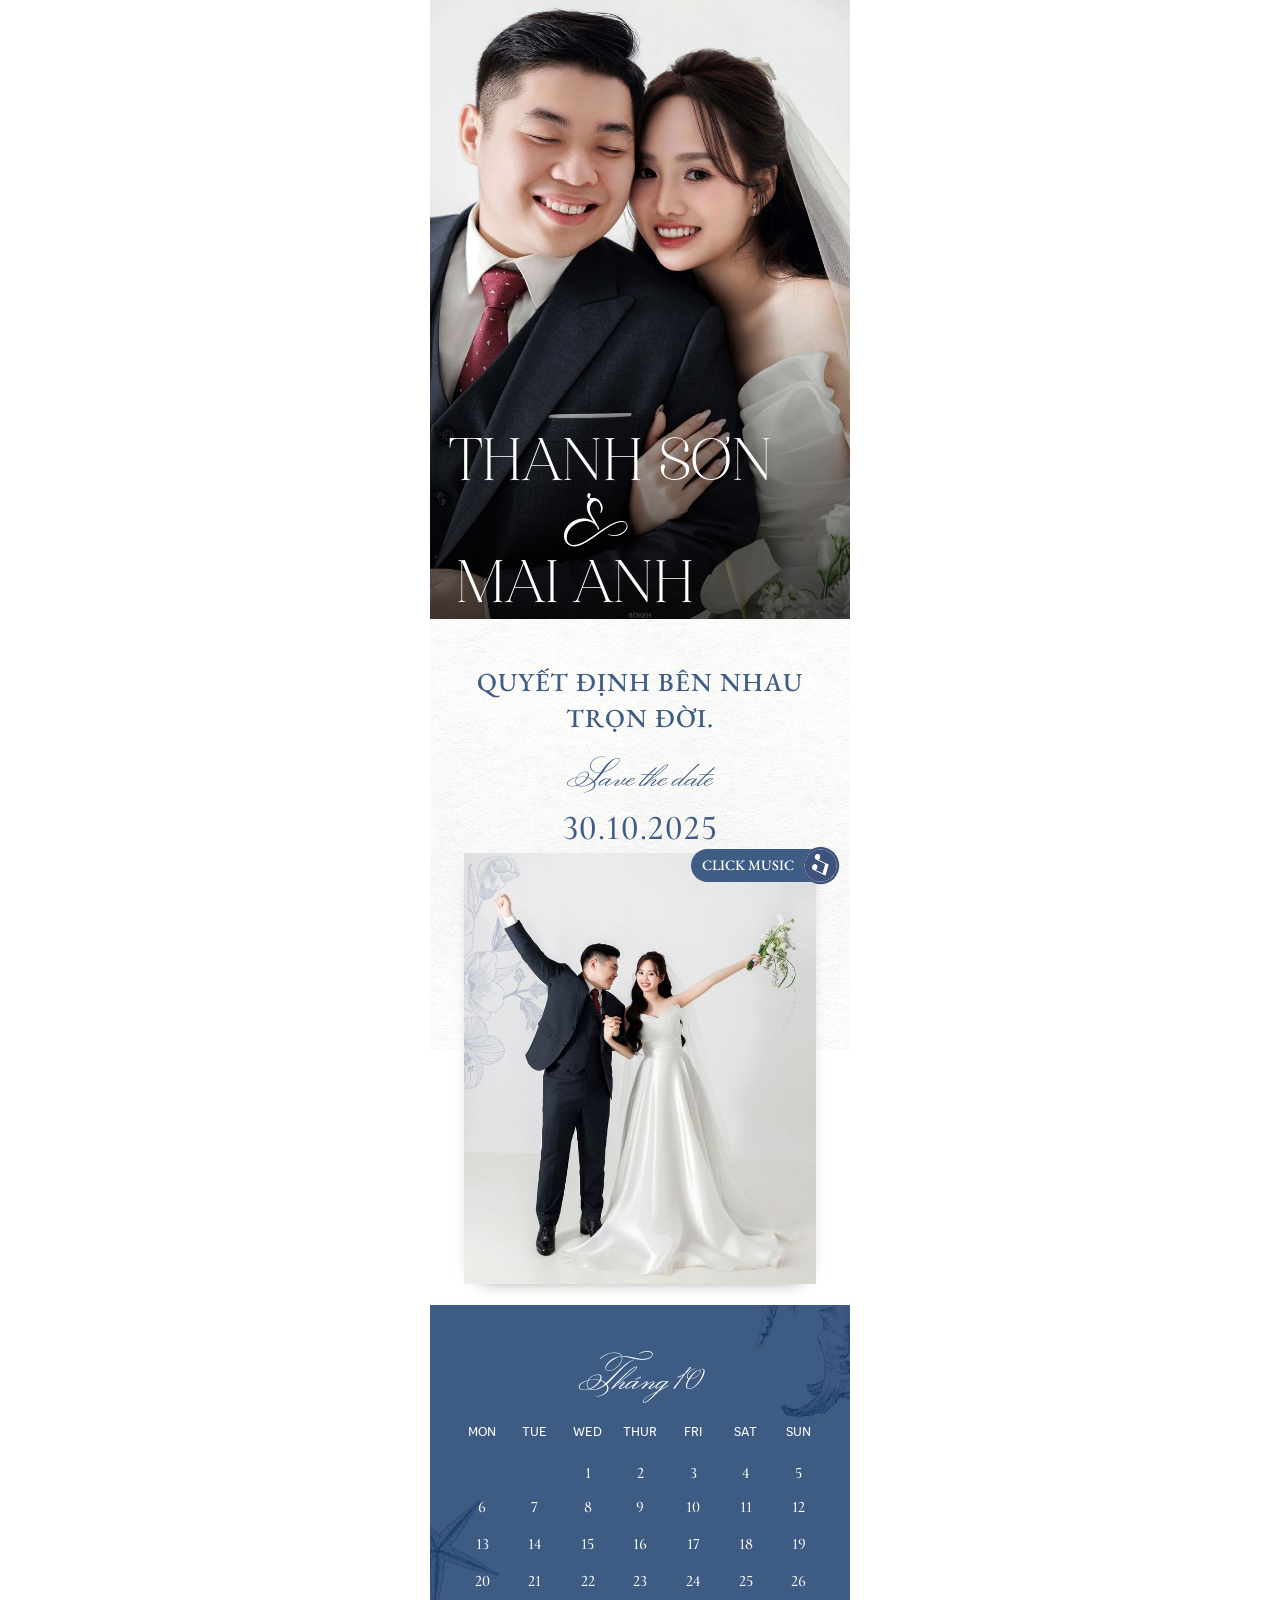
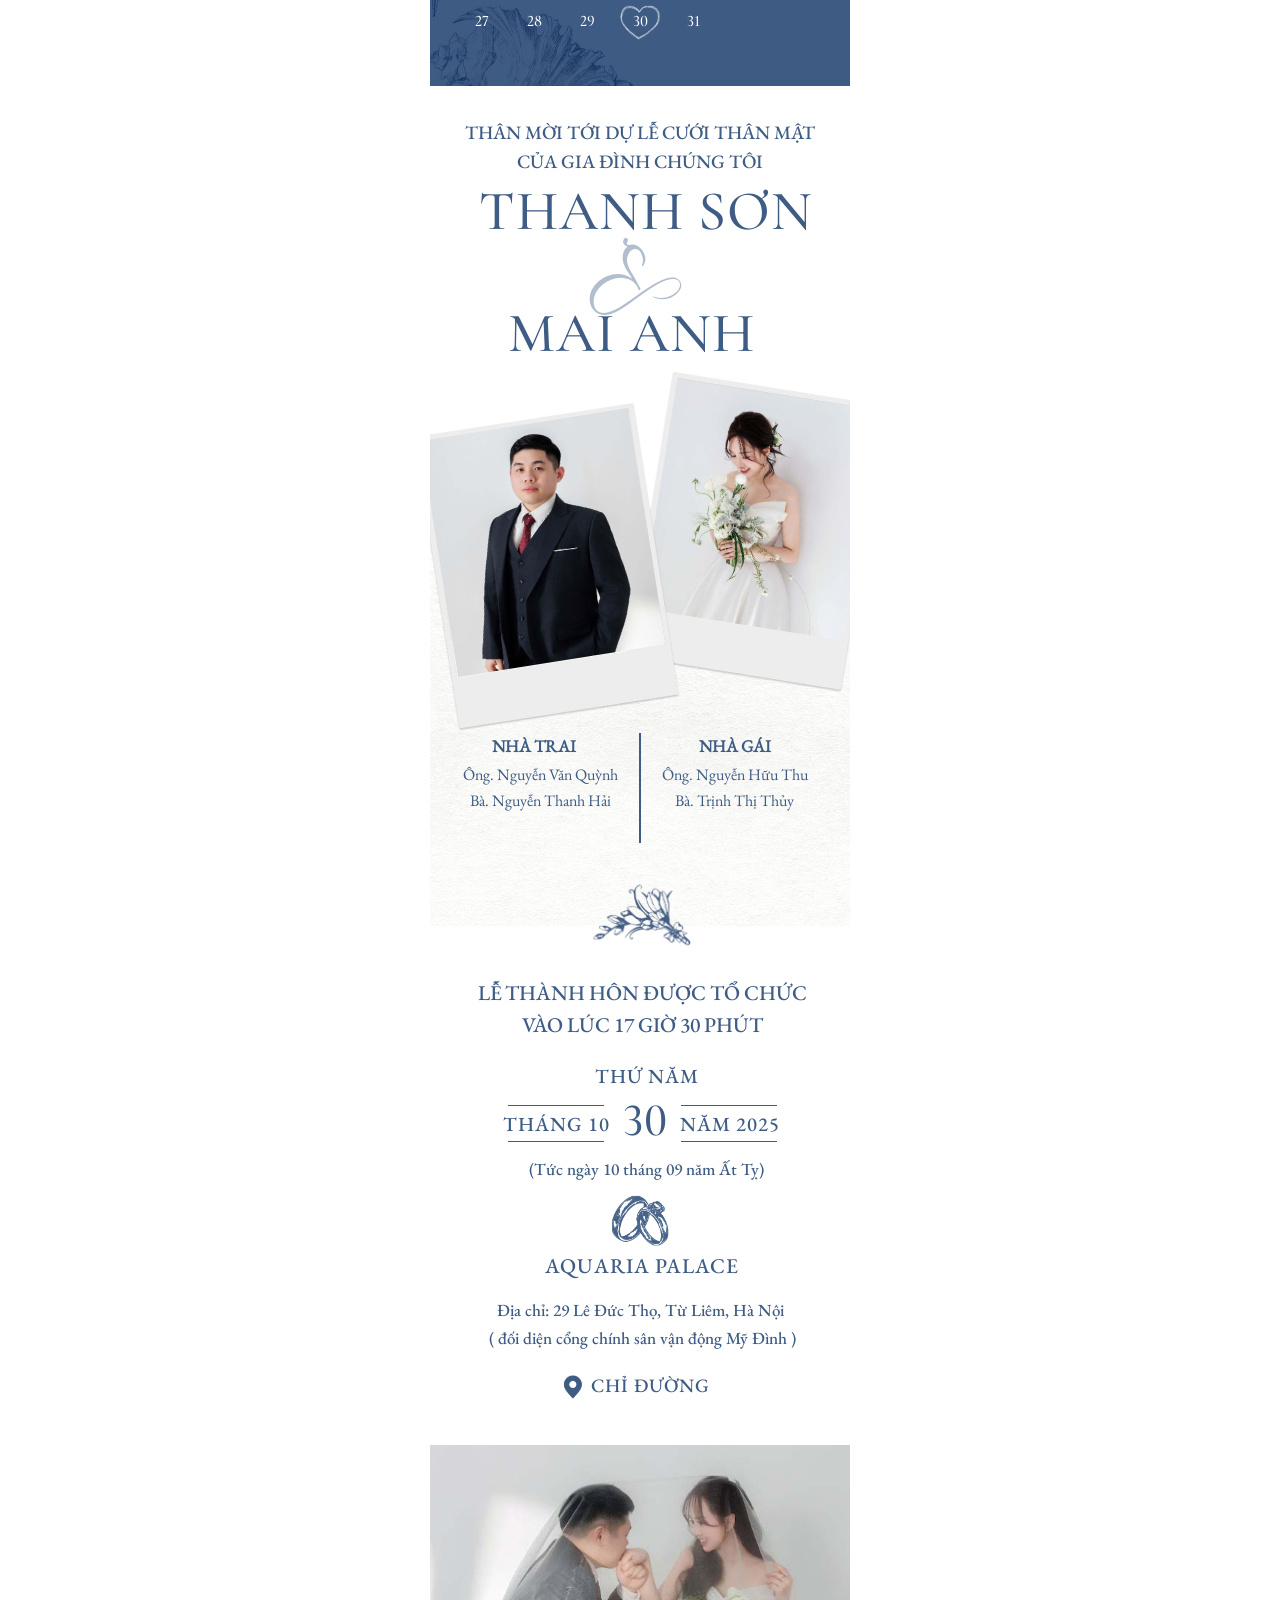
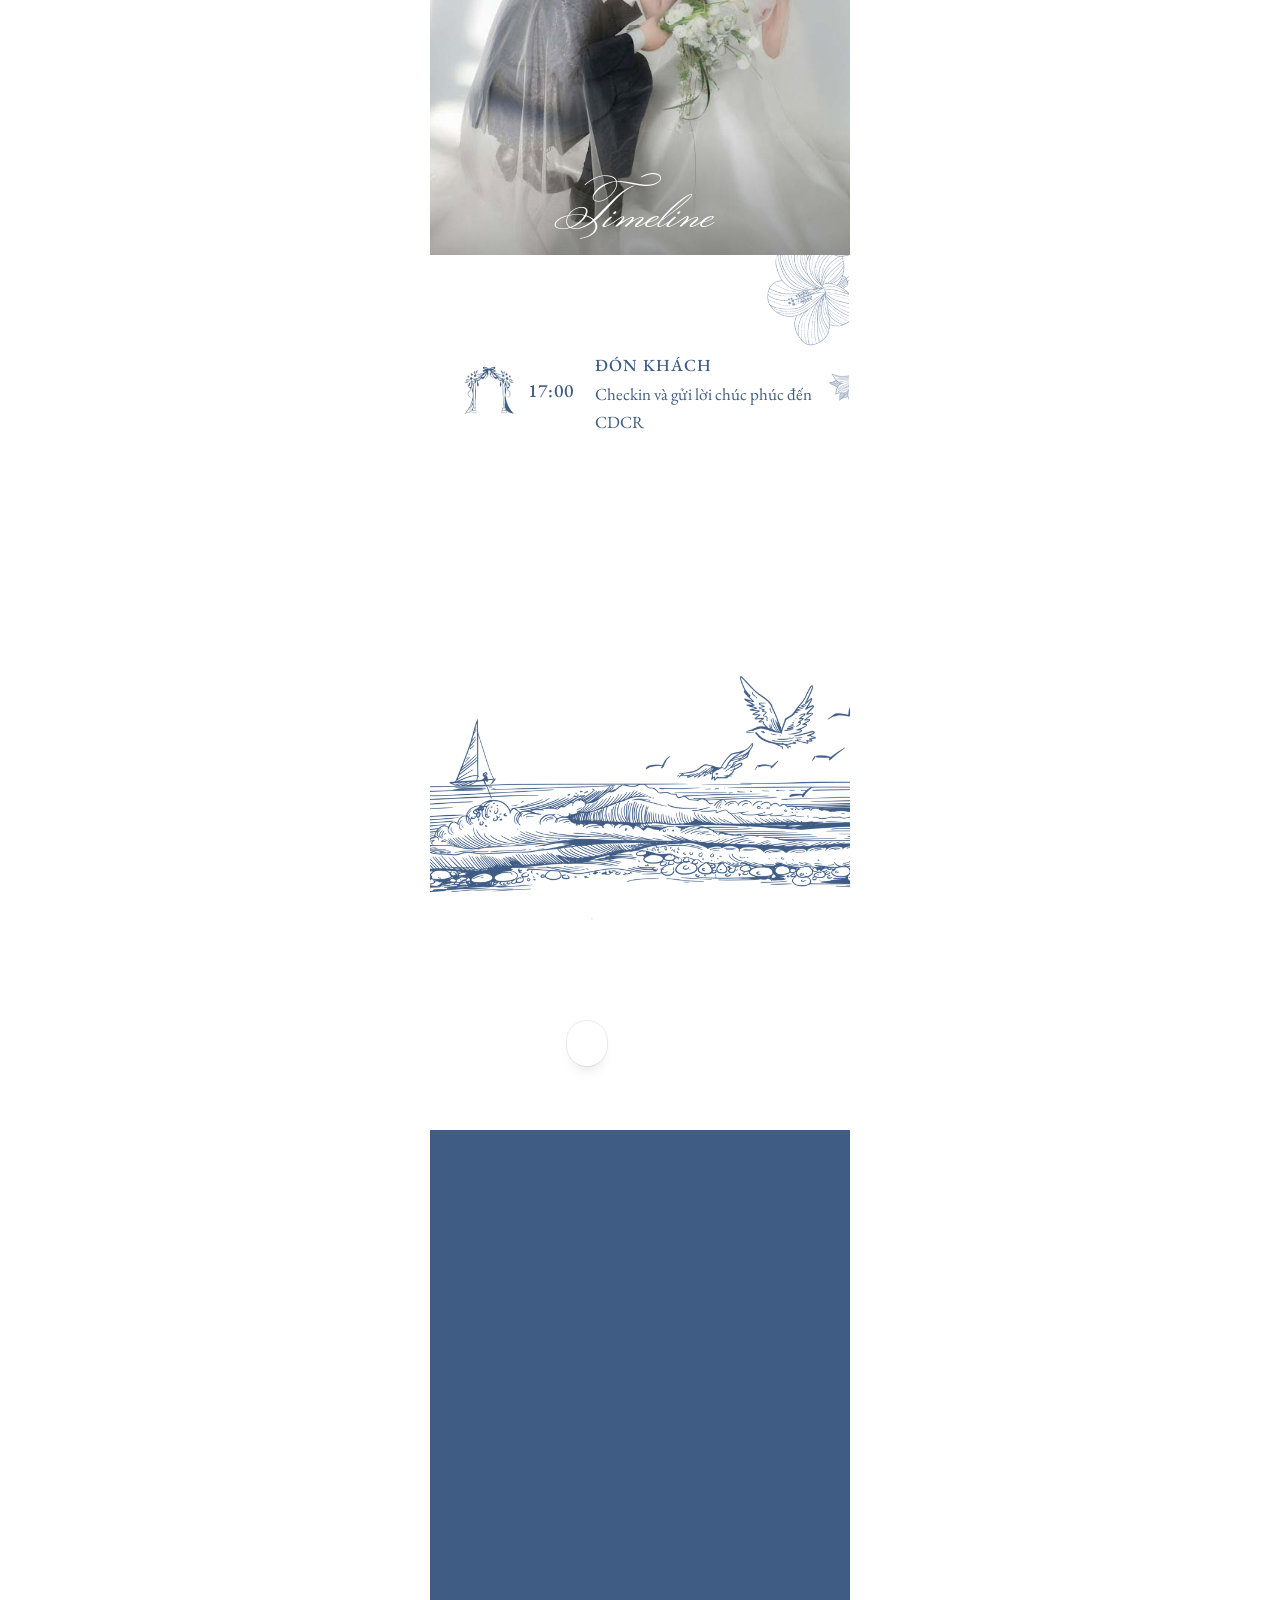
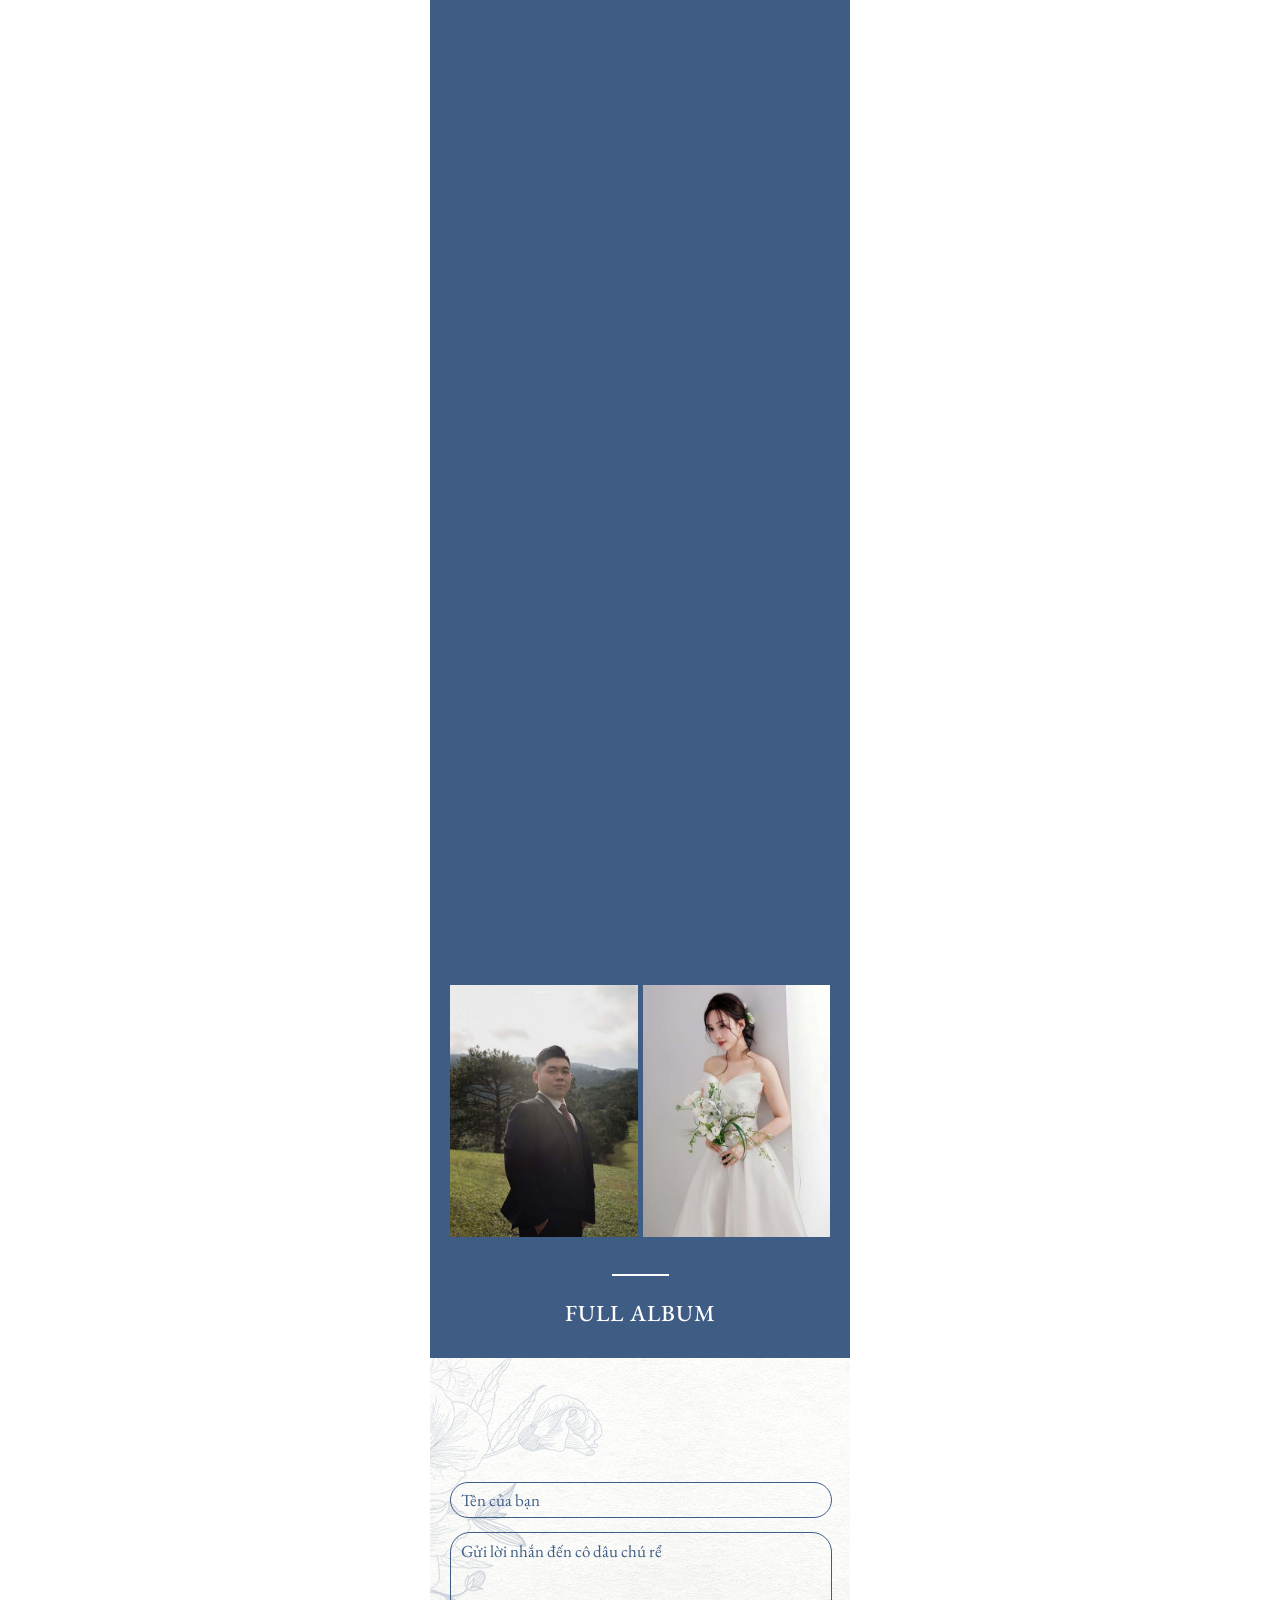
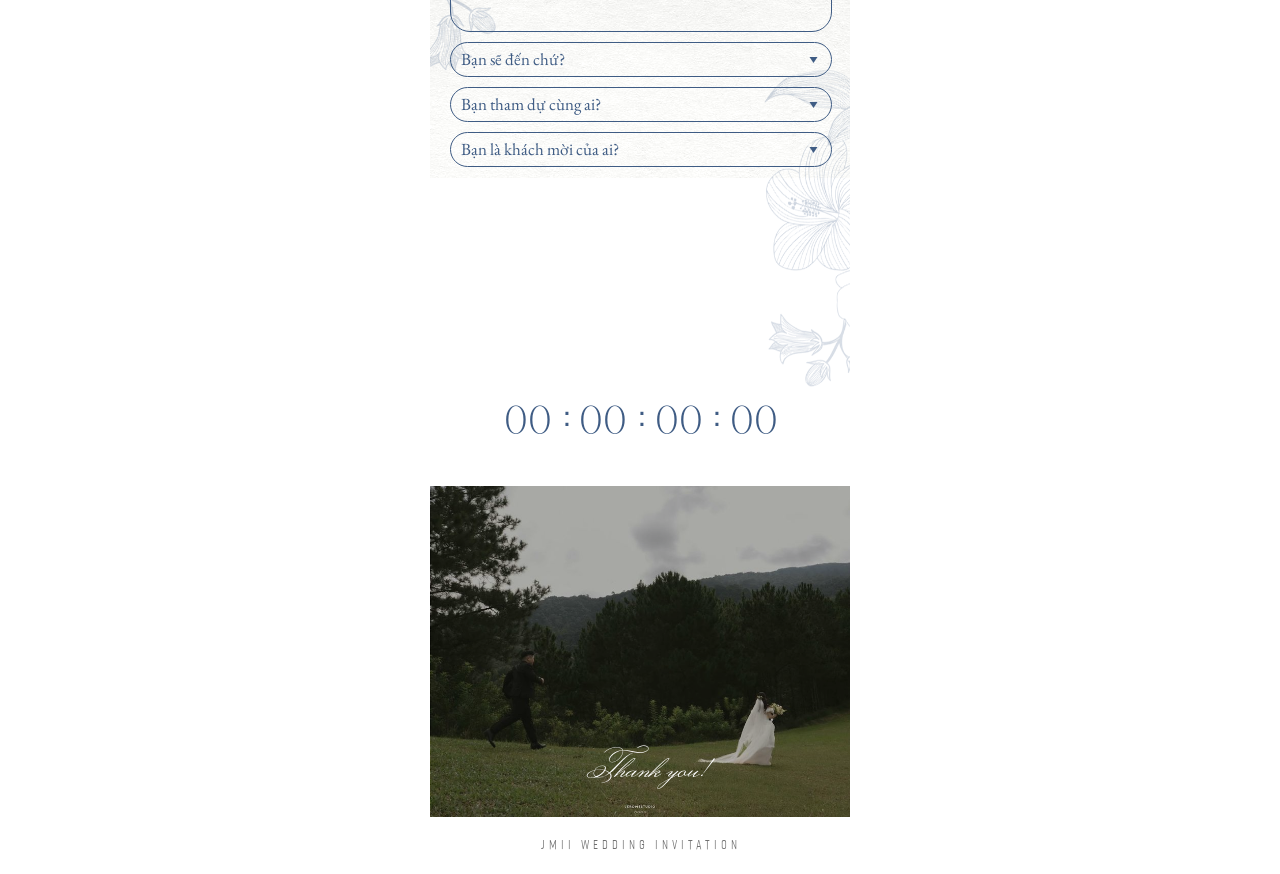
<file: index.original.html>
<!DOCTYPE html>
<html lang="vi"><head><meta charset="utf-8"/><title>Thanh Sơn &amp; Mai Anh Wedding</title><meta content="no-cache" http-equiv="Cache-Control"/><meta content="IE=edge" http-equiv="X-UA-Compatible"/><meta content="-1" http-equiv="Expires"/><meta content="" name="keywords"/><meta content="Thanh Sơn &amp; Mai Anh Wedding" name="description"/><meta content="width=device-width, initial-scale=1" name="viewport"/><script type="text/javascript">window.ladi_viewport=function(b){var a=document;b=b?b:'innerWidth';var c=window[b];var d=true;if(typeof window.ladi_is_desktop=="undefined"||window.ladi_is_desktop==undefined){window.ladi_is_desktop=!d;}var e=960;var f=420;var g='';if(!d){g="width="+e+",user-scalable=no,initial-scale=1.0";}else{var h=1;var i=f;if(i!=c){h=c / i;}g="width="+i+",user-scalable=no,initial-scale="+h+",minimum-scale="+h+",maximum-scale="+h;}var j=a.getElementById("viewport");if(!j){j=a.createElement("meta");j.id="viewport";j.name="viewport";a.head.appendChild(j);}j.setAttribute("content",g);};window.ladi_viewport();window.ladi_fbq_data = [];window.ladi_fbq = function () {window.ladi_fbq_data.push(arguments);};window.ladi_ttq_data = [];window.ladi_ttq = function () {window.ladi_ttq_data.push(arguments);};</script><link href="https://hoangnhatthuyhang.com/thanhsonmaianhwedding" rel="canonical"/><meta content="https://hoangnhatthuyhang.com/thanhsonmaianhwedding" property="og:url"/><meta content="Thanh Sơn &amp; Mai Anh Wedding" property="og:title"/><meta content="website" property="og:type"/><meta content="https://static.ladipage.net/6322a62f2dad980013bb5005/itsk2704a2-20251006152732-guceo.jpg" property="og:image"/><meta content="Thanh Sơn &amp; Mai Anh Wedding" property="og:description"/><meta content="telephone=no" name="format-detection"/><link href="images/untitled-1-20250323102909-q2zbh.png" rel="icon" type="image/x-icon"/><link href="images/untitled-1-20250323102909-q2zbh.png" rel="shortcut icon"/><link href="images/untitled-1-20250323102909-q2zbh.png" rel="apple-touch-icon"/><link href="images/untitled-1-20250323102909-q2zbh.png" rel="apple-touch-icon-precomposed"/><meta content="https://static.ladipage.net/6322a62f2dad980013bb5005/untitled-1-20250323102909-q2zbh.png" name="msapplication-TileImage"/><meta content="days" name="revisit-after"/><link rel="dns-prefetch"/><link crossorigin="" href="https://fonts.googleapis.com/" rel="preconnect"/><link crossorigin="" href="https://fonts.gstatic.com/" rel="preconnect"/><link crossorigin="" href="https://w.ladicdn.com/" rel="preconnect"/><link crossorigin="" href="https://s.ladicdn.com/" rel="preconnect"/><link crossorigin="" href="https://api1.ldpform.com/" rel="preconnect"/><link crossorigin="" href="https://a.ladipage.com/" rel="preconnect"/><link crossorigin="" href="https://api.sales.ldpform.net/" rel="preconnect"/><link as="style" href="css/google_fonts.css" onload="this.onload = null; this.rel = 'stylesheet';" rel="preload"/><link as="script" href="js/ladipagev3.min.js" rel="preload"/><style id="style_ladi" type="text/css">a,abbr,acronym,address,applet,article,aside,audio,b,big,blockquote,body,button,canvas,caption,center,cite,code,dd,del,details,dfn,div,dl,dt,em,embed,fieldset,figcaption,figure,footer,form,h1,h2,h3,h4,h5,h6,header,hgroup,html,i,iframe,img,input,ins,kbd,label,legend,li,mark,menu,nav,object,ol,output,p,pre,q,ruby,s,samp,section,select,small,span,strike,strong,sub,summary,sup,table,tbody,td,textarea,tfoot,th,thead,time,tr,tt,u,ul,var,video{margin:0;padding:0;border:0;outline:0;font-size:100%;font:inherit;vertical-align:baseline;box-sizing:border-box;-webkit-font-smoothing:antialiased;-moz-osx-font-smoothing:grayscale}article,aside,details,figcaption,figure,footer,header,hgroup,menu,nav,section{display:block}body{line-height:1}a{text-decoration:none}ol,ul{list-style:none}blockquote,q{quotes:none}blockquote:after,blockquote:before,q:after,q:before{content:'';content:none}table{border-collapse:collapse;border-spacing:0}.ladi-loading{z-index:900000000000;position:fixed;width:100%;height:100%;top:0;left:0;background-color:rgba(0,0,0,.1)}.ladi-loading .loading{width:80px;height:80px;top:0;left:0;bottom:0;right:0;margin:auto;overflow:hidden;position:absolute}.ladi-loading .loading div{position:absolute;width:6px;height:6px;background:#fff;border-radius:50%;animation:ladi-loading 1.2s linear infinite}.ladi-loading .loading div:nth-child(1){animation-delay:0s;top:37px;left:66px}.ladi-loading .loading div:nth-child(2){animation-delay:-.1s;top:22px;left:62px}.ladi-loading .loading div:nth-child(3){animation-delay:-.2s;top:11px;left:52px}.ladi-loading .loading div:nth-child(4){animation-delay:-.3s;top:7px;left:37px}.ladi-loading .loading div:nth-child(5){animation-delay:-.4s;top:11px;left:22px}.ladi-loading .loading div:nth-child(6){animation-delay:-.5s;top:22px;left:11px}.ladi-loading .loading div:nth-child(7){animation-delay:-.6s;top:37px;left:7px}.ladi-loading .loading div:nth-child(8){animation-delay:-.7s;top:52px;left:11px}.ladi-loading .loading div:nth-child(9){animation-delay:-.8s;top:62px;left:22px}.ladi-loading .loading div:nth-child(10){animation-delay:-.9s;top:66px;left:37px}.ladi-loading .loading div:nth-child(11){animation-delay:-1s;top:62px;left:52px}.ladi-loading .loading div:nth-child(12){animation-delay:-1.1s;top:52px;left:62px}@keyframes ladi-loading{0%,100%,20%,80%{transform:scale(1)}50%{transform:scale(1.5)}}.ladipage-message{position:fixed;width:100%;height:100%;top:0;left:0;z-index:10000000000;background:rgba(0,0,0,.3)}.ladipage-message .ladipage-message-box{width:400px;max-width:calc(100% - 50px);height:160px;border:1px solid rgba(0,0,0,.3);background-color:#fff;position:fixed;top:calc(50% - 155px);left:0;right:0;margin:auto;border-radius:10px}.ladipage-message .ladipage-message-box span{display:block;background-color:rgba(6,21,40,.05);color:#000;padding:12px 15px;font-weight:600;font-size:16px;line-height:16px;border-top-left-radius:10px;border-top-right-radius:10px}.ladipage-message .ladipage-message-box .ladipage-message-text{display:-webkit-box;font-size:14px;padding:0 20px;margin-top:16px;line-height:20px;-webkit-line-clamp:3;-webkit-box-orient:vertical;overflow:hidden;text-overflow:ellipsis;word-break:break-word}.ladipage-message .ladipage-message-box .ladipage-message-close{display:block;position:absolute;right:15px;bottom:10px;margin:0 auto;padding:10px 0;border:none;width:80px;text-transform:uppercase;text-align:center;color:#000;background-color:#e6e6e6;border-radius:5px;text-decoration:none;font-size:14px;line-height:14px;font-weight:600;cursor:pointer;outline:0}.lightbox-screen{display:none;position:fixed;width:100%;height:100%;top:0;left:0;bottom:0;right:0;margin:auto;z-index:9000000080;background:rgba(0,0,0,.5)}.lightbox-screen .lightbox-close{position:absolute;z-index:9000000090;cursor:pointer}.lightbox-screen .lightbox-hidden{display:none}.lightbox-screen .lightbox-close{width:16px;height:16px;margin:10px;background-repeat:no-repeat;background-position:center center;background-image:url("data:image/svg+xml;utf8, %3Csvg%20width%3D%2224%22%20height%3D%2224%22%20viewBox%3D%220%200%2024%2024%22%20xmlns%3D%22http%3A%2F%2Fwww.w3.org%2F2000%2Fsvg%22%20fill%3D%22%23fff%22%3E%3Cpath%20fill-rule%3D%22evenodd%22%20clip-rule%3D%22evenodd%22%20d%3D%22M23.4144%202.00015L2.00015%2023.4144L0.585938%2022.0002L22.0002%200.585938L23.4144%202.00015Z%22%3E%3C%2Fpath%3E%3Cpath%20fill-rule%3D%22evenodd%22%20clip-rule%3D%22evenodd%22%20d%3D%22M2.00015%200.585938L23.4144%2022.0002L22.0002%2023.4144L0.585938%202.00015L2.00015%200.585938Z%22%3E%3C%2Fpath%3E%3C%2Fsvg%3E")}*{-webkit-tap-highlight-color:#fff0}body{font-size:12px;-ms-text-size-adjust:none;-moz-text-size-adjust:none;-o-text-size-adjust:none;-webkit-text-size-adjust:none;background-color:#fff}.overflow-hidden{overflow:hidden}.ladi-transition{transition:all 150ms linear 0s}.z-index-1{z-index:1}.opacity-0{opacity:0}.height-0{height:0!important}.pointer-events-none{pointer-events:none}.transition-parent-collapse-height{transition:height 150ms linear 0s}.transition-parent-collapse-top{transition:top 150ms linear 0s}.transition-readmore{transition:height 350ms linear 0s}.transition-collapse{transition:height 150ms linear 0s}body.grab{cursor:grab}.ladi-wraper{width:100%;min-height:100%;overflow:hidden;touch-action:manipulation}.ladi-container{position:relative;margin:0 auto;height:100%}.ladi-overlay{position:absolute;top:0;left:0;height:100%;width:100%;pointer-events:none}.ladi-element{position:absolute}@media (hover: hover) {.ladi-check-hover {opacity: 0;}}.ladi-section {margin: 0 auto;position: relative;}.ladi-section[data-tab-id]{display: none;}.ladi-section.selected[data-tab-id]{display: block;}.ladi-section .ladi-section-background {position: absolute;width: 100%;height: 100%;top: 0;left: 0;pointer-events: none;overflow: hidden;}.ladi-box {position: absolute;width: 100%;height: 100%;overflow: hidden;}#SECTION_POPUP .ladi-container {z-index: 90000070;}#SECTION_POPUP .ladi-container > .ladi-element {z-index: 90000070;position: fixed;display: none;}#SECTION_POPUP .ladi-container > .ladi-element[data-fixed-close="true"] {position: relative !important;}#SECTION_POPUP .ladi-container > .ladi-element.hide-visibility {display: block !important;visibility: hidden !important;}#SECTION_POPUP .popup-close {position: absolute;right: 0px;top: 0px;z-index: 9000000080;cursor: pointer;width: 16px;height: 16px;margin: 10px;background-repeat: no-repeat;background-position: center center;background-image: url("data:image/svg+xml;utf8, %3Csvg%20width%3D%2224%22%20height%3D%2224%22%20viewBox%3D%220%200%2024%2024%22%20xmlns%3D%22http%3A%2F%2Fwww.w3.org%2F2000%2Fsvg%22%20fill%3D%22%23000%22%3E%3Cpath%20fill-rule%3D%22evenodd%22%20clip-rule%3D%22evenodd%22%20d%3D%22M23.4144%202.00015L2.00015%2023.4144L0.585938%2022.0002L22.0002%200.585938L23.4144%202.00015Z%22%3E%3C%2Fpath%3E%3Cpath%20fill-rule%3D%22evenodd%22%20clip-rule%3D%22evenodd%22%20d%3D%22M2.00015%200.585938L23.4144%2022.0002L22.0002%2023.4144L0.585938%202.00015L2.00015%200.585938Z%22%3E%3C%2Fpath%3E%3C%2Fsvg%3E");}.ladi-popup {position: absolute;width: 100%;height: 100%;}.ladi-popup .ladi-popup-background {height: 100%;width: 100%;pointer-events: none;}.ladi-countdown {position: absolute;width: 100%;height: 100%;display: flex;}.ladi-countdown .ladi-countdown-background {position: absolute;width: 100%;height: 100%;top: 0;left: 0;background-size: inherit;background-attachment: inherit;background-origin: inherit;display: table;pointer-events: none;}.ladi-countdown .ladi-countdown-text {position: absolute;width: 100%;height: 100%;text-decoration: inherit;display: table;pointer-events: none;}.ladi-countdown .ladi-countdown-text span {display: table-cell;vertical-align: middle;}.ladi-countdown > .ladi-element {text-decoration: inherit;background-size: inherit;background-attachment: inherit;background-origin: inherit;position: relative;display: inline-block;}.ladi-countdown > .ladi-element:last-child {margin-right: 0px !important;}.ladi-button{position:absolute;width:100%;height:100%;overflow:hidden}.ladi-button:active{transform:translateY(2px);transition:transform .2s linear}.ladi-button .ladi-button-background{height:100%;width:100%;pointer-events:none;transition:inherit}.ladi-button>.ladi-button-headline,.ladi-button>.ladi-button-shape{width:100%!important;height:100%!important;top:0!important;left:0!important;display:table;user-select:none;-webkit-user-select:none;-moz-user-select:none;-ms-user-select:none}.ladi-button>.ladi-button-shape .ladi-shape{margin:auto;top:0;bottom:0}.ladi-button>.ladi-button-headline .ladi-headline{display:table-cell;vertical-align:middle}.ladi-checkout-product-cart-icon .ladi-cart-number{position:absolute;top:-2px;right:-7px;background:#f36e36;text-align:center;min-width:18px;min-height:18px;font-size:12px;font-weight:700;color:#fff;border-radius:100%;z-index:90000000;padding:3px 4px}.ladi-checkout-product-add-to-cart .ladi-button .loading-dots{width:100%;height:100%;top:0;left:0;position:absolute;display:flex;align-items:center;justify-content:center}.ladi-checkout-product-add-to-cart .ladi-button .loading-dots p{display:inline-block;font-size:32px;line-height:1;animation:.6s infinite loading}.ladi-checkout-product-add-to-cart .ladi-button .loading-dots p:first-child{animation-delay:0s}.ladi-checkout-product-add-to-cart .ladi-button .loading-dots p:nth-child(2){animation-delay:.2s}.ladi-checkout-product-add-to-cart .ladi-button .loading-dots p:nth-child(3){animation-delay:.4s}@keyframes loading{0%,100%{opacity:0}50%{opacity:1}}.ladi-form .ladi-form-checkout-bump-offer-check.multiple.checked:before,.ladi-form .ladi-form-checkout-payment-check.multiple.checked:before{--url:url("data:image/svg+xml,%0A%3Csvg%20width%3D%2224%22%20height%3D%2224%22%20viewBox%3D%220%200%2024%2024%22%20fill%3D%22none%22%20xmlns%3D%22http%3A%2F%2Fwww.w3.org%2F2000%2Fsvg%22%3E%0A%3Cpath%20d%3D%22M18.71%207.20998C18.617%207.11625%2018.5064%207.04186%2018.3846%206.99109C18.2627%206.94032%2018.132%206.91418%2018%206.91418C17.868%206.91418%2017.7373%206.94032%2017.6154%206.99109C17.4936%207.04186%2017.383%207.11625%2017.29%207.20998L9.84%2014.67L6.71%2011.53C6.61348%2011.4367%206.49954%2011.3634%206.37468%2011.3142C6.24983%2011.265%206.1165%2011.2409%205.98232%2011.2432C5.84814%2011.2455%205.71573%2011.2743%205.59265%2011.3278C5.46957%2011.3812%205.35824%2011.4585%205.265%2011.555C5.17176%2011.6515%205.09845%2011.7654%205.04924%2011.8903C5.00004%2012.0152%204.97591%2012.1485%204.97823%2012.2827C4.98055%2012.4168%205.00928%2012.5492%205.06277%2012.6723C5.11627%2012.7954%205.19348%2012.9067%205.29%2013L9.13%2016.84C9.22296%2016.9337%209.33356%2017.0081%209.45542%2017.0589C9.57728%2017.1096%209.70799%2017.1358%209.84%2017.1358C9.97201%2017.1358%2010.1027%2017.1096%2010.2246%2017.0589C10.3464%2017.0081%2010.457%2016.9337%2010.55%2016.84L18.71%208.67998C18.8115%208.58634%2018.8925%208.47269%2018.9479%208.34619C19.0033%208.21969%2019.0319%208.08308%2019.0319%207.94498C19.0319%207.80688%2019.0033%207.67028%2018.9479%207.54378C18.8925%207.41728%2018.8115%207.30363%2018.71%207.20998Z%22%20fill%3D%22%231852FA%22%2F%3E%0A%3C%2Fsvg%3E%0A");pointer-events:none;top:-1px;left:-1px;transform:none}.ladi-form,.ladi-form .ladi-form-item-container{position:absolute;width:100%;height:100%}.ladi-form>.ladi-element,.ladi-form>.ladi-element .ladi-form-item-container,.ladi-form>.ladi-element .ladi-form-item-container .ladi-form-item .ladi-form-checkbox-item span[data-checked=true],.ladi-form>.ladi-element .ladi-form-item-container .ladi-form-item .ladi-form-control:not(.ladi-form-control-select){text-transform:inherit;text-decoration:inherit;text-align:inherit;letter-spacing:inherit;color:inherit;background-size:inherit;background-attachment:inherit;background-origin:inherit}.ladi-form .ladi-button>.ladi-button-headline{color:initial;font-size:initial;font-weight:initial;text-transform:initial;text-decoration:initial;font-style:initial;text-align:initial;letter-spacing:initial;line-height:initial}.ladi-form [data-form-checkout-item=bump_offer] .ladi-form-item,.ladi-form>[data-quantity=true] .ladi-form-item-container{overflow:hidden}.ladi-form>.ladi-element .ladi-form-item-container .ladi-form-item{text-transform:inherit;text-decoration:inherit;text-align:inherit;letter-spacing:inherit;color:inherit}.ladi-form>.ladi-element .ladi-form-item-container .ladi-form-item-background{background-size:inherit;background-attachment:inherit;background-origin:inherit}.ladi-form>.ladi-element .ladi-form-item-container .ladi-form-item .ladi-form-control-select{-webkit-appearance:none;-moz-appearance:none;appearance:none;background-size:9px 6px!important;background-position:right .5rem center;background-repeat:no-repeat;padding-right:24px;text-transform:inherit;text-align:inherit;letter-spacing:inherit;color:inherit;background-size:inherit;background-attachment:inherit;background-origin:inherit}.ladi-form>.ladi-element .ladi-form-item-container .ladi-form-item .ladi-form-checkbox-item,.ladi-form>.ladi-element .ladi-form-item-container .ladi-form-item .ladi-form-checkbox-item span[data-checked=false]{text-transform:inherit;text-align:inherit;letter-spacing:inherit;background-size:inherit;background-attachment:inherit;background-origin:inherit;color:inherit}.ladi-form>.ladi-element .ladi-form-item-container .ladi-form-item .ladi-form-control-select-2{width:calc(100% / 2 - 5px);max-width:calc(100% / 2 - 5px);min-width:calc(100% / 2 - 5px)}.ladi-form>.ladi-element .ladi-form-item-container .ladi-form-item .ladi-form-control-select-2:nth-child(3),.ladi-form>.ladi-element .ladi-form-item-container .ladi-form-item .ladi-form-control-select-3:nth-child(3),.ladi-form>.ladi-element .ladi-form-item-container .ladi-form-item .ladi-form-control-select-3:nth-child(4){margin-left:7.5px}.ladi-form>.ladi-element .ladi-form-item-container .ladi-form-item .ladi-form-control-select-3{width:calc(100% / 3 - 5px);max-width:calc(100% / 3 - 5px);min-width:calc(100% / 3 - 5px)}.ladi-form>.ladi-element .ladi-form-item-container .ladi-form-item .ladi-form-control-select option{color:initial}.ladi-form>.ladi-element .ladi-form-item-container .ladi-form-item .ladi-form-control-select:not([data-selected=""]){text-decoration:inherit}.ladi-form>.ladi-element .ladi-form-item-container .ladi-form-item .ladi-form-checkbox-item{text-decoration:inherit;vertical-align:middle}.ladi-form>.ladi-element .ladi-form-item-container .ladi-form-item .ladi-form-checkbox-box-item{display:inline-block;width:fit-content}.ladi-form>.ladi-element .ladi-form-item-container .ladi-form-item .ladi-form-checkbox-item span{user-select:none;-webkit-user-select:none;-moz-user-select:none;-ms-user-select:none}.ladi-form .ladi-form-item-title-value{font-weight:700;word-break:break-word}.ladi-form .ladi-form-label-container{position:relative;width:100%}.ladi-form .ladi-form-control-file{background-repeat:no-repeat;background-position:calc(100% - 5px) center}.ladi-form .ladi-form-label-container .ladi-form-label-item{display:inline-block;cursor:pointer;position:relative;border-radius:0!important;user-select:none;-webkit-user-select:none;-moz-user-select:none;-ms-user-select:none}.ladi-form .ladi-form-label-container .ladi-form-label-item.image{background-size:cover;background-repeat:no-repeat;background-position:center}.ladi-form .ladi-form-label-container .ladi-form-label-item.no-value{display:none!important}.ladi-form .ladi-form-label-container .ladi-form-label-item.text.disabled{opacity:.35}.ladi-form .ladi-form-label-container .ladi-form-label-item.image.disabled{opacity:.2}.ladi-form .ladi-form-label-container .ladi-form-label-item.color.disabled{opacity:.15}.ladi-form .ladi-form-label-container .ladi-form-label-item.selected:before{content:'';width:0;height:0;bottom:-1px;right:-1px;position:absolute;border-width:0 0 15px 15px;border-color:transparent;border-style:solid}.ladi-form .ladi-form-label-container .ladi-form-label-item.selected:after{content:'';background-image:url("data:image/svg+xml;utf8,%3Csvg xmlns='http://www.w3.org/2000/svg' enable-background='new 0 0 12 12' viewBox='0 0 12 12' x='0' fill='%23fff' y='0'%3E%3Cg%3E%3Cpath d='m5.2 10.9c-.2 0-.5-.1-.7-.2l-4.2-3.7c-.4-.4-.5-1-.1-1.4s1-.5 1.4-.1l3.4 3 5.1-7c .3-.4 1-.5 1.4-.2s.5 1 .2 1.4l-5.7 7.9c-.2.2-.4.4-.7.4 0-.1 0-.1-.1-.1z'%3E%3C/path%3E%3C/g%3E%3C/svg%3E");background-repeat:no-repeat;background-position:bottom right;width:7px;height:7px;bottom:0;right:0;position:absolute}.ladi-form .ladi-form-item{width:100%;height:100%;position:absolute}.ladi-form .ladi-form-item-background{position:absolute;width:100%;height:100%;top:0;left:0;pointer-events:none}.ladi-form .ladi-form-item.ladi-form-checkbox{height:auto;padding:0 5px}.ladi-form .ladi-form-item .ladi-form-control{background-color:transparent;min-width:100%;min-height:100%;max-width:100%;max-height:100%;width:100%;height:100%;padding:0 5px;color:inherit;font-size:inherit;border:none}.ladi-form .ladi-form-item.ladi-form-checkbox.ladi-form-checkbox-vertical .ladi-form-checkbox-item{margin-top:0!important;margin-left:0!important;margin-right:0!important;display:flex;align-items:center;border:none}.ladi-form .ladi-form-item.ladi-form-checkbox.ladi-form-checkbox-horizontal .ladi-form-checkbox-item{margin-top:0!important;margin-left:0!important;margin-right:10px!important;display:inline-flex;align-items:center;border:none;position:relative}.ladi-form .ladi-form-item.ladi-form-checkbox .ladi-form-checkbox-item input{margin-right:5px;display:block}.ladi-form .ladi-form-item.ladi-form-checkbox .ladi-form-checkbox-item span{cursor:default;word-break:break-word}.ladi-form .ladi-form-item textarea.ladi-form-control{resize:none;padding:5px}.ladi-form .ladi-button{cursor:pointer}.ladi-form .ladi-button .ladi-headline{cursor:pointer;user-select:none}.ladi-form .ladi-element .ladi-form-otp::-webkit-inner-spin-button,.ladi-form .ladi-element .ladi-form-otp::-webkit-outer-spin-button{-webkit-appearance:none;margin:0}.ladi-form .ladi-element .ladi-form-item .button-get-code{display:none;position:absolute;right:0;top:0;bottom:0;margin:auto 0;line-height:initial;padding:5px 10px;height:max-content;cursor:pointer;user-select:none;-webkit-user-select:none;-moz-user-select:none;-ms-user-select:none}.ladi-form .ladi-element .ladi-form-item .button-get-code.hide-visibility{display:block!important;visibility:hidden!important}.ladi-form .ladi-form-checkout-bump-offer-product.option-2,.ladi-form .ladi-form-item.otp-resend .button-get-code,.ladi-form [data-form-checkout-item=payment] .ladi-form-checkout-payment-content div>span{display:block}.ladi-form .ladi-form-item.otp-countdown:before{content:attr(data-countdown-time) "s";position:absolute;top:0;bottom:0;margin:auto 0;height:max-content;line-height:initial}.ladi-form [data-variant=true] select option[disabled]{background:#fff;color:#b8b8b8!important}.ladi-google-recaptcha-checkbox{position:absolute;display:inline-block;transform:translateY(-100%);margin-top:-5px;z-index:90000010}.ladi-element[data-form-checkout-item]{padding:0}.ladi-form .ladi-form-checkout-title{margin-bottom:8px}.ladi-form .ladi-element[data-form-checkout-item] .ladi-form-item,.ladi-form .ladi-element[data-form-checkout-item] .ladi-form-item-container{height:auto!important;position:unset!important}.ladi-form .ladi-form-checkout-box{gap:12px;display:flex;flex-flow:column;margin:8px 12px;margin-top:14px!important;padding-bottom:14px;border-left:none!important;border-right:none!important;border-top:none!important;border-radius:0!important}.ladi-form .ladi-form-checkout-box:last-child{border:none!important;padding-bottom:4px}.ladi-form .ladi-form-checkout-box:first-child,.ladi-form .ladi-form-checkout-bump-offer-product .item-product:first-child{margin-top:0}.ladi-form .ladi-form-checkout-payment-item{display:flex;flex-flow:row;gap:12px;align-items:center;--check-size:18px;--width-quantity:65px}.ladi-form .ladi-form-checkout-payment-check{--border-size:1px;width:var(--check-size);height:var(--check-size);flex:0 0 var(--check-size);border:var(--border-size) solid;border-radius:100%;display:block;position:relative}.ladi-form .ladi-form-checkout-payment-check.checked:before{content:"";width:calc(var(--check-size)/ 2);height:calc(var(--check-size)/ 2);border-radius:inherit;display:block;position:absolute;top:0;left:0;transform:translate(calc(50% - var(--border-size)),calc(50% - var(--border-size)))}.ladi-form .ladi-form-checkout-bump-offer-check.multiple,.ladi-form .ladi-form-checkout-payment-check.multiple{border-radius:4px}.ladi-form .ladi-form-checkout-payment-check.multiple.checked:before{content:"";-webkit-mask-image:var(--url);mask-image:var(--url);width:var(--check-size);height:var(--check-size);-webkit-mask-size:var(--check-size);mask-size:var(--check-size);background-color:#fff;position:absolute}.ladi-form .ladi-form-checkout-payment-content,.ladi-form .ladi-form-checkout-product-content{display:flex;flex-flow:row;--gap:10px;gap:var(--gap);align-items:center;width:calc(100% - var(--width-quantity) - var(--check-size) - var(--gap) * 2)}.ladi-form .ladi-form-checkout-payment-content img,.ladi-form .ladi-form-checkout-product-content img{width:36px;max-height:36px;border-radius:4px}.ladi-form .ladi-form-checkout-payment-content div,.ladi-form .ladi-form-checkout-product-content div{display:flex;flex-flow:column}.ladi-form .ladi-form-checkout-payment-content div>span,.ladi-form .ladi-form-checkout-product-content div>span{font-size:inherit}.ladi-form .ladi-form-checkout-payment-content div>span.small,.ladi-form .ladi-form-checkout-product-content div>span.small{font-size:80%;opacity:.8}.ladi-form .ladi-form-checkout-payment-content div .price.price-compare,.ladi-form .ladi-form-checkout-product-content div .price.price-compare{display:flex;align-items:center;gap:8px;flex-direction:row!important}.ladi-form .ladi-form-checkout-payment-quantity,.ladi-form .ladi-form-checkout-product-quantity{position:relative;--icon-size:calc(var(--check-size) * 0.8)}.ladi-form .ladi-form-checkout-payment-quantity input,.ladi-form .ladi-form-checkout-product-quantity input{padding:4px calc(var(--check-size)) 4px 8px;border-radius:8px;position:relative;width:var(--width-quantity);min-height:34px;border:1px solid;background-color:transparent;top:0;left:0;display:block}.ladi-form .ladi-form-checkout-payment-quantity input::-webkit-inner-spin-button,.ladi-form .ladi-form-checkout-payment-quantity input::-webkit-outer-spin-button{-webkit-appearance:none;margin:0}.ladi-form .ladi-form-checkout-payment-quantity .up{width:var(--icon-size);height:var(--icon-size);top:-1px;right:5px;cursor:pointer;display:block;position:absolute}.ladi-form .ladi-form-checkout-payment-quantity .up:before{content:'';--url:url("data:image/svg+xml,%3Csvg%20width%3D%2216%22%20height%3D%2216%22%20viewBox%3D%220%200%2016%2016%22%20fill%3D%22none%22%20xmlns%3D%22http%3A%2F%2Fwww.w3.org%2F2000%2Fsvg%22%3E%3Cpath%20fill-rule%3D%22evenodd%22%20clip-rule%3D%22evenodd%22%20d%3D%22M3.14645%206.14645C3.34171%205.95118%203.65829%205.95118%203.85355%206.14645L8%2010.2929L12.1464%206.14645C12.3417%205.95118%2012.6583%205.95118%2012.8536%206.14645C13.0488%206.34171%2013.0488%206.65829%2012.8536%206.85355L8.35355%2011.3536C8.15829%2011.5488%207.84171%2011.5488%207.64645%2011.3536L3.14645%206.85355C2.95118%206.65829%202.95118%206.34171%203.14645%206.14645Z%22%20fill%3D%22black%22%20transform%3D%22rotate(180%208%208)%22%2F%3E%3C%2Fsvg%3E");-webkit-mask-image:var(--url);mask-image:var(--url);display:block;position:absolute;width:var(--icon-size);height:var(--icon-size);pointer-events:none;top:4px;left:2px;-webkit-mask-size:var(--icon-size);mask-size:var(--icon-size)}.ladi-form .ladi-form-checkout-payment-quantity .down{width:var(--icon-size);height:var(--icon-size);right:5px;cursor:pointer;display:block;position:absolute;bottom:3px}.ladi-form .ladi-form-checkout-payment-quantity .down:before{content:'';--url:url("data:image/svg+xml,%3Csvg%20width%3D%2216%22%20height%3D%2216%22%20viewBox%3D%220%200%2016%2016%22%20fill%3D%22none%22%20xmlns%3D%22http%3A%2F%2Fwww.w3.org%2F2000%2Fsvg%22%3E%0A%3Cpath%20fill-rule%3D%22evenodd%22%20clip-rule%3D%22evenodd%22%20d%3D%22M3.14645%206.14645C3.34171%205.95118%203.65829%205.95118%203.85355%206.14645L8%2010.2929L12.1464%206.14645C12.3417%205.95118%2012.6583%205.95118%2012.8536%206.14645C13.0488%206.34171%2013.0488%206.65829%2012.8536%206.85355L8.35355%2011.3536C8.15829%2011.5488%207.84171%2011.5488%207.64645%2011.3536L3.14645%206.85355C2.95118%206.65829%202.95118%206.34171%203.14645%206.14645Z%22%20fill%3D%22black%22%2F%3E%0A%3C%2Fsvg%3E");-webkit-mask-image:var(--url);mask-image:var(--url);display:block;position:absolute;width:var(--icon-size);height:var(--icon-size);pointer-events:none;left:2px;-webkit-mask-size:var(--icon-size);mask-size:var(--icon-size)}.ladi-form [data-form-checkout-item=payment] .ladi-form-item{display:table}.ladi-form [data-form-checkout-item=payment] .ladi-form-item .ladi-form-checkout-payment-content{width:calc(100% - 18px)}.ladi-form [data-form-checkout-item=payment] .ladi-form-item .ladi-form-checkout-payment-content div{display:table-cell;vertical-align:middle;padding:0 6px;cursor:pointer;width:100%;position:relative}.ladi-form [data-form-checkout-item=payment] .ladi-form-item .ladi-form-checkout-payment-content div.arrow:before{content:'';--url:url("data:image/svg+xml,%3Csvg%20width%3D%2216%22%20height%3D%2216%22%20viewBox%3D%220%200%2016%2016%22%20fill%3D%22none%22%20xmlns%3D%22http%3A%2F%2Fwww.w3.org%2F2000%2Fsvg%22%3E%0A%3Cpath%20fill-rule%3D%22evenodd%22%20clip-rule%3D%22evenodd%22%20d%3D%22M6.14645%203.14645C6.34171%202.95118%206.65829%202.95118%206.85355%203.14645L11.3536%207.64645C11.5488%207.84171%2011.5488%208.15829%2011.3536%208.35355L6.85355%2012.8536C6.65829%2013.0488%206.34171%2013.0488%206.14645%2012.8536C5.95118%2012.6583%205.95118%2012.3417%206.14645%2012.1464L10.2929%208L6.14645%203.85355C5.95118%203.65829%205.95118%203.34171%206.14645%203.14645Z%22%20fill%3D%22black%22%2F%3E%0A%3C%2Fsvg%3E");-webkit-mask-image:var(--url);mask-image:var(--url);position:absolute;width:20px;height:20px;top:0;right:0;bottom:0;display:block;margin:auto;-webkit-mask-size:100%;mask-size:100%}.ladi-form [data-form-checkout-item=total_price]{display:flex;flex-flow:column;gap:3px;justify-content:center}.ladi-form [data-form-checkout-item=total_price] .line{display:inline-flex;justify-content:space-between;align-items:center}.ladi-form [data-form-checkout-item=total_price] .title-number-price.big,.ladi-form [data-form-checkout-item=total_price] .title-price.big{font-weight:700;font-size:130%}.ladi-form [data-form-checkout-item=total_price] .title-number-price{font-size:115%}.ladi-form [data-form-checkout-item=total_price] .space{border-top:1px solid;margin:15px 0 10px}.ladi-form .ladi-form-checkout-bump-offer-checkbox{display:flex;flex-flow:row;gap:8px;padding:8px;margin:12px 8px 0;border-radius:8px;align-items:center;--check-size-bumpoffer:18px;--width-quantity-bumpoffer:60px}.ladi-form .ladi-form-checkout-bump-offer-checkbox.checkbox-bump-offer-1{background-color:#3c72f9;margin:0}.ladi-form .ladi-form-checkout-bump-offer-checkbox.checkbox-bump-offer-1 p{color:#fff}.ladi-form .ladi-form-checkout-bump-offer-checkbox.checkbox-bump-offer-2{background-color:#fde298;margin:12px 0 4px}.ladi-form .ladi-form-checkout-bump-offer-checkbox.checkbox-bump-offer-3{background-color:#f3f4f5;margin:8px 0 0;padding:4px 8px;width:max-content}.ladi-form .ladi-form-checkout-bump-offer-checkbox.checkbox-bump-offer-3 .ladi-form-checkout-bump-offer-check{width:12px;height:12px;flex:0 0 12px}.ladi-form .ladi-form-checkout-bump-offer-check{--border-size:1px;width:var(--check-size-bumpoffer);height:var(--check-size-bumpoffer);flex:0 0 var(--check-size-bumpoffer);border:var(--border-size) solid #cfd3d8;background-color:#fff;border-radius:100%;display:block;position:relative}.ladi-form .ladi-form-checkout-bump-offer-check.checked:before{content:"";width:calc(var(--check-size-bumpoffer)/ 2);height:calc(var(--check-size-bumpoffer)/ 2);border-radius:inherit;display:block;position:absolute;top:0;left:0;transform:translate(calc(50% - var(--border-size)),calc(50% - var(--border-size)))}.ladi-form .ladi-form-checkout-bump-offer-check.multiple.checked:before{content:"";-webkit-mask-image:var(--url);mask-image:var(--url);width:var(--check-size-bumpoffer);height:var(--check-size-bumpoffer);-webkit-mask-size:var(--check-size-bumpoffer);mask-size:var(--check-size-bumpoffer);background-color:#000;position:absolute}.ladi-form .ladi-form-checkout-bump-offer-checkbox.checkbox-bump-offer-3 .ladi-form-checkout-bump-offer-check.multiple.checked:before{top:-5px;left:-3px}.ladi-form .ladi-form-checkout-bump-offer-product{display:flex;flex-flow:row;gap:16px;margin:8px 12px;align-items:center;border-left:none!important;border-right:none!important;border-top:none!important;border-radius:0!important}.ladi-form .ladi-form-checkout-bump-offer-product.option-1{display:block!important;padding-bottom:8px}.ladi-form .ladi-form-item:last-child .ladi-form-checkout-bump-offer-product{border:none!important}.ladi-form .ladi-form-checkout-bump-offer-product .item-product{display:flex;gap:16px;align-items:flex-start;margin-top:16px;margin-bottom:12px}.ladi-form .ladi-form-checkout-bump-offer-product .item-product:last-child{margin-bottom:0}.ladi-form .ladi-form-checkout-bump-offer-product .item-product img{width:48px;height:48px;border-radius:4px;overflow:hidden}.ladi-form .ladi-form-checkout-bump-offer-product .item-product .item-product-title{font-size:90%;opacity:.6}.ladi-form .ladi-form-checkout-bump-offer-product .item-product .item-product-description{color:#9fa7b1;text-overflow:ellipsis;overflow:hidden;-webkit-line-clamp:2;display:-webkit-box;-webkit-box-orient:vertical}.ladi-form .ladi-form-checkout-bump-offer-product .item-detail{display:flex;flex-direction:column}.ladi-form .ladi-form-checkout-bump-offer-product .item-detail .shock-promotion-label{background-color:#ef9300;width:max-content;border-radius:4px;padding:2px 8px;color:#fff;margin-bottom:4px;font-weight:600}.ladi-form .ladi-form-checkout-bump-offer-product .item-detail .pr-name{font-weight:400;font-size:120%;line-height:1.4}.ladi-form .ladi-form-checkout-bump-offer-product .item-detail .pr-price{font-weight:400;line-height:1.4}.ladi-form .ladi-form-checkout-bump-offer-product .item-detail span a{text-decoration:line-through;opacity:.6}.ladi-form .ladi-form-checkout-bump-offer-product .item-detail .special{background-color:#e01a1a;padding:2px 8px;margin-right:6px;color:#fff;border-radius:4px;font-size:80%}.ladi-form [data-form-checkout-item=coupon_code] .content-discount-block{padding:12px;border-radius:4px;display:flex;align-items:center;justify-content:space-between}.ladi-form [data-form-checkout-item=coupon_code] .ladi-form-item{display:flex;align-items:center;justify-content:space-between}.ladi-form [data-form-checkout-item=coupon_code] .content-discount-block .title{display:flex;align-items:center;gap:8px}.ladi-form [data-form-checkout-item=coupon_code] .content-discount-block .placeholder span,.ladi-form [data-form-checkout-item=coupon_code] .content-discount-block .title span{font-weight:400;font-size:100%;line-height:1.4}.ladi-form [data-form-checkout-item=coupon_code] .content-discount-block .title i{width:16px;height:16px;mask-image:url('images/ldicon-discount-coupon.svg');display:inline-block;mask-size:cover}.ladi-form [data-form-checkout-item=coupon_code] .content-discount-block .placeholder{display:flex;align-items:center;gap:8px;cursor:pointer}.ladi-form [data-form-checkout-item=coupon_code] .content-discount-block .placeholder i{width:16px;height:16px;mask-image:url('images/new-ldicon-arrow-left.svg');display:inline-block;mask-size:cover;background-color:#6d6d6d!important}.ladi-form > .ladi-element .ladi-form-item-container .ladi-form-item .ladi-form-control-select {background-image: url("data:image/svg+xml;utf8, %3Csvg%20width%3D%2232%22%20height%3D%2224%22%20viewBox%3D%220%200%2032%2024%22%20xmlns%3D%22http%3A%2F%2Fwww.w3.org%2F2000%2Fsvg%22%3E%3Cpolygon%20points%3D%220%2C0%2032%2C0%2016%2C24%22%20style%3D%22fill%3A%20rgb(0%2C%200%2C%200)%22%3E%3C%2Fpolygon%3E%3C%2Fsvg%3E");}.ladi-group {position: absolute;width: 100%;height: 100%;}.ladi-image {position: absolute;width: 100%;height: 100%;overflow: hidden;}.ladi-image .ladi-image-background {background-repeat: no-repeat;background-position: left top;background-size: cover;background-attachment: scroll;background-origin: content-box;position: absolute;margin: 0 auto;width: 100%;height: 100%;pointer-events: none;} .ladi-headline {width: 100%;display: inline-block;word-break: break-word;background-size: cover;background-position: center center;}.ladi-headline a {text-decoration: underline;}.ladi-line {position: relative;}.ladi-line .ladi-line-container {border-bottom: 0 !important;border-right: 0 !important;width: 100%;height: 100%;}a[data-action] {user-select: none;-webkit-user-select: none;-moz-user-select: none;-ms-user-select: none;cursor: pointer;}a:visited {color: inherit;}a:link {color: inherit;}[data-opacity="0"] {opacity: 0;}[data-hidden="true"] {display: none;}[data-action="true"] {cursor: pointer;}.ladi-hidden {display: none;}.ladi-animation-hidden {visibility: hidden !important;opacity: 0 !important;}.element-click-selected {cursor: pointer;}.is-2nd-click {cursor: pointer;}.ladi-button-shape.is-2nd-click, .ladi-accordion-shape.is-2nd-click {z-index: 3;}.backdrop-popup {display: none;position: fixed;top: 0;left: 0;right: 0;bottom: 0;z-index: 90000060;}.backdrop-dropbox {display: none;position: fixed;top: 0;left: 0;right: 0;bottom: 0;z-index: 90000040;}.ladi-lazyload {background-image: none !important;}.ladi-list-paragraph ul li.ladi-lazyload:before {background-image: none !important;}.ladi-element.ladi-auto-scroll {overflow-x: auto;overflow-y: hidden;width: 100% !important;left: 0 !important;-webkit-overflow-scrolling: touch;}[data-hint]:not([data-timeout-id-copied]):before, [data-hint]:not([data-timeout-id-copied]):after {display: none !important;}.ladi-section.ladi-auto-scroll {overflow-x: auto;overflow-y: hidden;-webkit-overflow-scrolling: touch;}</style><style id="style_animation" type="text/css">@media (max-width: 767px) {#HEADLINE3, #HEADLINE4, #HEADLINE5, #HEADLINE6, #HEADLINE7, #HEADLINE8, #BOX3, #HEADLINE48, #HEADLINE49, #HEADLINE50, #HEADLINE51, #GROUP5, #HEADLINE52, #HEADLINE53, #HEADLINE54, #HEADLINE55, #HEADLINE56, #GROUP7, #HEADLINE57, #GROUP8, #HEADLINE58, #HEADLINE59, #GROUP10, #IMAGE7, #IMAGE8, #HEADLINE73, #LINE5, #HEADLINE74, #BOX17, #BOX18, #BOX20, #BOX21, #BOX22, #BOX23, #BOX24, #BOX25, #HEADLINE75, #HEADLINE76, #BUTTON2, #HEADLINE83, #HEADLINE87, #BOX27, #GROUP23, #GROUP24, #HEADLINE101, #IMAGE42, #IMAGE43, #HEADLINE175, #HEADLINE210, #HEADLINE212, #BOX37, #BOX39, #BOX40, #BOX41, #GROUP64, #GROUP65, #GROUP66 {opacity: 0 !important; pointer-events: none !important;}}</style><style id="style_page" type="text/css">body {direction: ltr;}.ladi-wraper {margin: 0 auto; width: 420px;}@font-face {font-family: "MUZUViWSVAtSEFTVEVHSSPVEY";src: url('fonts/1ftv-vip-hastegi-20250323075635-ymzdv.otf')}@font-face {font-family: "MUZUViWSVAtQVJDSVRUWUEtQkVHQVRSSSPVEY";src: url('fonts/1ftv-vip-arcittya-begatri-20250323075635-w9isj.otf')}@font-face {font-family: "RUJHYXJhbWuZCNZWRpdWudHRm";src: url('fonts/ebgaramond-medium-20250320040915-omeex.ttf') format("truetype");}@font-face {font-family: "MUZUViWSVAtTWuclldXItTGEtRGbGFpcUtUmVndWxhcivdGY";src: url('fonts/1ftv-vip-monsieur-la-doulaise-regular-20250219113229-vqkmn.otf')}@font-face {font-family: "QSTUSQUUSUGQUULUFRElVTSUVEY";src: url('fonts/cormorantinfant-medium-20250320040935-nh0vi.ttf') format("truetype");}@font-face {font-family: "RUJHYXJhbWuZCSZWdbGFyLnRZg";src: url('fonts/ebgaramond-regular-20250320040439-sbnst.ttf') format("truetype");}@font-face {font-family: "IzlTbGlkZTAzIEljaWVsIEZvcnQgRmbmRyeSBSaWZIFJlZVsYXIudHRm";src: url('fonts/9slide03-iciel-fort-foundry-rift-regular-20240316103314-2vwzb.ttf') format("truetype");}@font-face {font-family: "IzlTbGlkZTAzIEljaWVsTmZWNlbnRvcFucyObJtYWwudHRm";src: url('fonts/9slide03-icielnovecentosans-normal-20240318082911-dgg1p.ttf') format("truetype");}body {font-family: "Open Sans", sans-serif}</style><style id="style_element" type="text/css">#SECTION1{height: 630px;}#BOX1{width: 420px; height: 630px;top: -6px; left: 0px;}#BOX1 > .ladi-box,#BOX2 > .ladi-box,#BOX3 > .ladi-box,#BOX5 > .ladi-box,#BOX6 > .ladi-box,#BOX4 > .ladi-box,#BOX33 > .ladi-box,#BOX9 > .ladi-box,#BOX10 > .ladi-box,#BOX16 > .ladi-box,#BOX17 > .ladi-box,#BOX18 > .ladi-box,#BOX20 > .ladi-box,#BOX21 > .ladi-box,#BOX22 > .ladi-box,#BOX23 > .ladi-box,#BOX24 > .ladi-box,#BOX25 > .ladi-box,#BOX26 > .ladi-box,#BOX36 > .ladi-box,#BOX27 > .ladi-box,#BOX35 > .ladi-box{border-radius: 0px;}#BOX1 > .ladi-box{background-image: url('images/itsk2851a-20251006144830-optts.jpg'); background-size: cover; background-origin: content-box; background-position: 50% 0%; background-repeat: repeat; background-attachment: scroll;}#BOX1 > .ladi-box:hover,#BOX2 > .ladi-box:hover,#HEADLINE3 > .ladi-headline:hover,#HEADLINE4 > .ladi-headline:hover,#HEADLINE5 > .ladi-headline:hover,#IMAGE26:hover > .ladi-image,#IMAGE25:hover > .ladi-image,#HEADLINE6 > .ladi-headline:hover,#HEADLINE7 > .ladi-headline:hover,#HEADLINE8 > .ladi-headline:hover,#BOX3 > .ladi-box:hover,#IMAGE44:hover > .ladi-image,#IMAGE29:hover > .ladi-image,#IMAGE28:hover > .ladi-image,#IMAGE27:hover > .ladi-image,#BOX4 > .ladi-box:hover,#HEADLINE48 > .ladi-headline:hover,#HEADLINE49 > .ladi-headline:hover,#HEADLINE50 > .ladi-headline:hover,#HEADLINE51 > .ladi-headline:hover,#HEADLINE52 > .ladi-headline:hover,#HEADLINE56 > .ladi-headline:hover,#HEADLINE57 > .ladi-headline:hover,#HEADLINE58 > .ladi-headline:hover,#HEADLINE60 > .ladi-headline:hover,#BOX33 > .ladi-box:hover,#HEADLINE140 > .ladi-headline:hover,#HEADLINE141 > .ladi-headline:hover,#HEADLINE142 > .ladi-headline:hover,#HEADLINE143 > .ladi-headline:hover,#HEADLINE144 > .ladi-headline:hover,#HEADLINE145 > .ladi-headline:hover,#HEADLINE146 > .ladi-headline:hover,#HEADLINE147 > .ladi-headline:hover,#HEADLINE148 > .ladi-headline:hover,#HEADLINE149 > .ladi-headline:hover,#HEADLINE150 > .ladi-headline:hover,#HEADLINE151 > .ladi-headline:hover,#HEADLINE152 > .ladi-headline:hover,#HEADLINE153 > .ladi-headline:hover,#HEADLINE154 > .ladi-headline:hover,#HEADLINE155 > .ladi-headline:hover,#HEADLINE156 > .ladi-headline:hover,#HEADLINE157 > .ladi-headline:hover,#HEADLINE158 > .ladi-headline:hover,#HEADLINE159 > .ladi-headline:hover,#HEADLINE160 > .ladi-headline:hover,#HEADLINE161 > .ladi-headline:hover,#HEADLINE162 > .ladi-headline:hover,#HEADLINE163 > .ladi-headline:hover,#HEADLINE164 > .ladi-headline:hover,#HEADLINE165 > .ladi-headline:hover,#HEADLINE166 > .ladi-headline:hover,#HEADLINE167 > .ladi-headline:hover,#HEADLINE168 > .ladi-headline:hover,#HEADLINE169 > .ladi-headline:hover,#HEADLINE170 > .ladi-headline:hover,#HEADLINE171 > .ladi-headline:hover,#HEADLINE172 > .ladi-headline:hover,#HEADLINE173 > .ladi-headline:hover,#HEADLINE174 > .ladi-headline:hover,#HEADLINE175 > .ladi-headline:hover,#HEADLINE101 > .ladi-headline:hover,#HEADLINE102 > .ladi-headline:hover,#HEADLINE103 > .ladi-headline:hover,#HEADLINE104 > .ladi-headline:hover,#HEADLINE105 > .ladi-headline:hover,#HEADLINE106 > .ladi-headline:hover,#HEADLINE107 > .ladi-headline:hover,#HEADLINE108 > .ladi-headline:hover,#HEADLINE109 > .ladi-headline:hover,#HEADLINE110 > .ladi-headline:hover,#HEADLINE111 > .ladi-headline:hover,#HEADLINE112 > .ladi-headline:hover,#HEADLINE113 > .ladi-headline:hover,#HEADLINE114 > .ladi-headline:hover,#HEADLINE115 > .ladi-headline:hover,#HEADLINE116 > .ladi-headline:hover,#HEADLINE117 > .ladi-headline:hover,#HEADLINE118 > .ladi-headline:hover,#HEADLINE119 > .ladi-headline:hover,#HEADLINE120 > .ladi-headline:hover,#HEADLINE121 > .ladi-headline:hover,#HEADLINE122 > .ladi-headline:hover,#HEADLINE123 > .ladi-headline:hover,#HEADLINE124 > .ladi-headline:hover,#HEADLINE125 > .ladi-headline:hover,#HEADLINE126 > .ladi-headline:hover,#HEADLINE127 > .ladi-headline:hover,#HEADLINE128 > .ladi-headline:hover,#HEADLINE129 > .ladi-headline:hover,#HEADLINE130 > .ladi-headline:hover,#HEADLINE131 > .ladi-headline:hover,#HEADLINE132 > .ladi-headline:hover,#HEADLINE133 > .ladi-headline:hover,#HEADLINE134 > .ladi-headline:hover,#HEADLINE135 > .ladi-headline:hover,#HEADLINE136 > .ladi-headline:hover,#HEADLINE137 > .ladi-headline:hover,#HEADLINE138 > .ladi-headline:hover,#HEADLINE139 > .ladi-headline:hover,#BOX9 > .ladi-box:hover,#BOX10 > .ladi-box:hover,#HEADLINE210 > .ladi-headline:hover,#IMAGE51:hover > .ladi-image,#IMAGE52:hover > .ladi-image,#HEADLINE212 > .ladi-headline:hover,#BOX37 > .ladi-box:hover,#BOX39 > .ladi-box:hover,#BOX40 > .ladi-box:hover,#BOX41 > .ladi-box:hover,#HEADLINE213 > .ladi-headline:hover,#HEADLINE214 > .ladi-headline:hover,#HEADLINE215 > .ladi-headline:hover,#HEADLINE216 > .ladi-headline:hover,#HEADLINE217 > .ladi-headline:hover,#HEADLINE218 > .ladi-headline:hover,#HEADLINE219 > .ladi-headline:hover,#HEADLINE220 > .ladi-headline:hover,#HEADLINE221 > .ladi-headline:hover,#BOX16 > .ladi-box:hover,#IMAGE33:hover > .ladi-image,#IMAGE32:hover > .ladi-image,#BUTTON2 > .ladi-button:hover,#BUTTON_TEXT2 > .ladi-headline:hover,#BOX28 > .ladi-box:hover,#HEADLINE94 > .ladi-headline:hover,#HEADLINE84 > .ladi-headline:hover,#HEADLINE85 > .ladi-headline:hover,#HEADLINE86 > .ladi-headline:hover,#BOX26 > .ladi-box:hover,#BOX36 > .ladi-box:hover,#HEADLINE89 > .ladi-headline:hover,#BOX31 > .ladi-box:hover,#BOX32 > .ladi-box:hover,#HEADLINE88 > .ladi-headline:hover,#BOX27 > .ladi-box:hover,#HEADLINE91 > .ladi-headline:hover,#HEADLINE92 > .ladi-headline:hover,#HEADLINE93 > .ladi-headline:hover,#IMAGE49:hover > .ladi-image,#HEADLINE207 > .ladi-headline:hover,#HEADLINE208 > .ladi-headline:hover,#HEADLINE209 > .ladi-headline:hover,#IMAGE50:hover > .ladi-image,#BOX35 > .ladi-box:hover{opacity: 1;}#BOX2{width: 420px; height: 347px;top: 277px; left: 0px;}#BOX2 > .ladi-box{background-image: linear-gradient(rgba(253, 251, 251, 0), rgba(2, 2, 2, 0.7)); background-color: initial; background-size: initial; background-origin: initial; background-position: initial; background-repeat: initial; background-attachment: initial;}#BOX2 > .ladi-box,#BOX10 > .ladi-box{-webkit-background-clip: initial;}#HEADLINE3,#HEADLINE53{width: 273px;}#HEADLINE3{top: 534.5px; left: 25.5px;}#HEADLINE3 > .ladi-headline,#HEADLINE4 > .ladi-headline{font-family: MUZUViWSVAtSEFTVEVHSSPVEY; font-size: 69px; line-height: 1.6; color: rgb(255, 255, 255); text-align: left;}#HEADLINE3.ladi-animation > .ladi-headline,#HEADLINE4.ladi-animation > .ladi-headline,#HEADLINE5.ladi-animation > .ladi-headline,#HEADLINE6.ladi-animation > .ladi-headline,#HEADLINE7.ladi-animation > .ladi-headline,#HEADLINE8.ladi-animation > .ladi-headline,#HEADLINE48.ladi-animation > .ladi-headline,#HEADLINE52.ladi-animation > .ladi-headline,#HEADLINE53.ladi-animation > .ladi-headline,#HEADLINE54.ladi-animation > .ladi-headline,#HEADLINE55.ladi-animation > .ladi-headline,#HEADLINE58.ladi-animation > .ladi-headline,#HEADLINE59.ladi-animation > .ladi-headline,#IMAGE7.ladi-animation > .ladi-image,#IMAGE8.ladi-animation > .ladi-image,#HEADLINE210.ladi-animation > .ladi-headline,#GROUP64.ladi-animation > .ladi-group,#GROUP65.ladi-animation > .ladi-group,#GROUP66.ladi-animation > .ladi-group,#HEADLINE74.ladi-animation > .ladi-headline,#BOX20.ladi-animation > .ladi-box,#HEADLINE76.ladi-animation > .ladi-headline,#BUTTON2.ladi-animation > .ladi-button,#GROUP24.ladi-animation > .ladi-group,#HEADLINE87.ladi-animation > .ladi-headline{animation-name: fadeInUp; animation-delay: 1s; animation-duration: 1s; animation-iteration-count: 1;}#HEADLINE4{width: 384px;top: 412.5px; left: 18px;}#HEADLINE5{width: 77px;top: 423.5px; left: 130.2px;}#HEADLINE5 > .ladi-headline{font-family: MUZUViWSVAtQVJDSVRUWUEtQkVHQVRSSSPVEY; font-size: 120px; line-height: 1.6; color: rgb(255, 255, 255); text-align: left;}#SECTION2{height: 675.2px;}#IMAGE26,#IMAGE26 > .ladi-image > .ladi-image-background,#IMAGE28,#IMAGE28 > .ladi-image > .ladi-image-background,#IMAGE27,#IMAGE27 > .ladi-image > .ladi-image-background,#IMAGE32,#IMAGE32 > .ladi-image > .ladi-image-background{width: 420px; height: 420px;}#IMAGE26{top: 419.2px; left: 0px;}#IMAGE26 > .ladi-image > .ladi-image-background,#IMAGE25 > .ladi-image > .ladi-image-background,#IMAGE17 > .ladi-image > .ladi-image-background,#IMAGE44 > .ladi-image > .ladi-image-background,#IMAGE29 > .ladi-image > .ladi-image-background,#IMAGE28 > .ladi-image > .ladi-image-background,#IMAGE27 > .ladi-image > .ladi-image-background,#IMAGE4,#IMAGE4 > .ladi-image > .ladi-image-background,#IMAGE3,#IMAGE3 > .ladi-image > .ladi-image-background,#BOX4,#IMAGE6 > .ladi-image > .ladi-image-background,#IMAGE7 > .ladi-image > .ladi-image-background,#IMAGE8 > .ladi-image > .ladi-image-background,#BOX33,#IMAGE43 > .ladi-image > .ladi-image-background,#IMAGE42 > .ladi-image > .ladi-image-background,#BOX9,#IMAGE51,#IMAGE51 > .ladi-image > .ladi-image-background,#IMAGE52 > .ladi-image > .ladi-image-background,#IMAGE53 > .ladi-image > .ladi-image-background,#IMAGE54 > .ladi-image > .ladi-image-background,#BOX37,#BOX40,#GROUP64,#IMAGE55 > .ladi-image > .ladi-image-background,#IMAGE56 > .ladi-image > .ladi-image-background,#IMAGE57 > .ladi-image > .ladi-image-background,#BOX16,#IMAGE58 > .ladi-image > .ladi-image-background,#IMAGE59 > .ladi-image > .ladi-image-background,#IMAGE33 > .ladi-image > .ladi-image-background,#IMAGE32,#IMAGE32 > .ladi-image > .ladi-image-background,#IMAGE21 > .ladi-image > .ladi-image-background,#IMAGE20 > .ladi-image > .ladi-image-background,#HEADLINE76,#FORM_ITEM2,#BOX28,#BOX26,#IMAGE39 > .ladi-image > .ladi-image-background,#IMAGE40 > .ladi-image > .ladi-image-background,#HEADLINE87,#POPUP1,#IMAGE24,#IMAGE24 > .ladi-image > .ladi-image-background,#POPUP3,#IMAGE49,#IMAGE49 > .ladi-image > .ladi-image-background,#IMAGE50 > .ladi-image > .ladi-image-background,#BOX35{top: 0px; left: 0px;}#IMAGE26 > .ladi-image > .ladi-image-background,#IMAGE25 > .ladi-image > .ladi-image-background,#IMAGE44 > .ladi-image > .ladi-image-background,#IMAGE29 > .ladi-image > .ladi-image-background,#IMAGE28 > .ladi-image > .ladi-image-background,#IMAGE27 > .ladi-image > .ladi-image-background,#IMAGE33 > .ladi-image > .ladi-image-background,#IMAGE32 > .ladi-image > .ladi-image-background{background-image: url('images/bd95284c466fe631bf7e-20240706091144-0xksq.jpg');}#IMAGE26 > .ladi-image,#IMAGE44 > .ladi-image,#IMAGE29 > .ladi-image,#IMAGE27 > .ladi-image,#IMAGE51 > .ladi-image,#IMAGE52 > .ladi-image,#IMAGE33 > .ladi-image{transform: perspective(1000px) rotateX(180deg); filter: brightness(106%);}#IMAGE25,#IMAGE25 > .ladi-image > .ladi-image-background{width: 420px; height: 430.8px;}#IMAGE25{top: -10.8px; left: 0px;}#IMAGE25 > .ladi-image,#IMAGE28 > .ladi-image,#IMAGE32 > .ladi-image{filter: brightness(106%);}#HEADLINE6{width: 359px;top: 33.5px; left: 30.5px;}#HEADLINE6 > .ladi-headline{font-family: RUJHYXJhbWuZCNZWRpdWudHRm; font-size: 26px; line-height: 1.4; color: rgb(63, 92, 132); letter-spacing: 1px; text-align: center;}#HEADLINE7{width: 274px;top: 116.5px; left: 73px;}#HEADLINE7 > .ladi-headline{font-family: MUZUViWSVAtTWuclldXItTGEtRGbGFpcUtUmVndWxhcivdGY; font-size: 36px; line-height: 1.6; color: rgb(63, 92, 132); text-align: center;}#HEADLINE8{width: 207px;top: 173.5px; left: 106.5px;}#HEADLINE8 > .ladi-headline{font-family: QSTUSQUUSUGQUULUFRElVTSUVEY; font-size: 35px; line-height: 1.4; color: rgb(63, 92, 132); letter-spacing: 1px; text-align: center;}#BOX3{width: 352.765px; height: 431.987px;}#BOX3,#IMAGE17{top: 222.5px; left: 33.6175px;}#BOX3 > .ladi-box{background-image: url('images/itsk2754a-20251006145138-jfgqu.jpg'); background-size: cover; background-origin: content-box; background-position: 50% 0%; background-repeat: repeat; background-attachment: scroll;}#BOX3 > .ladi-box,#BOX27 > .ladi-box{box-shadow: rgb(0, 0, 0) 0px 7px 20px -17px;}#BOX3.ladi-animation > .ladi-box,#BOX17.ladi-animation > .ladi-box{animation-name: flipInY; animation-delay: 1s; animation-duration: 1s; animation-iteration-count: 1;}#IMAGE17{width: 97.5495px; height: 238.506px;}#IMAGE17 > .ladi-image > .ladi-image-background{width: 148.896px; height: 238.506px;background-image: url('images/image-removebg-preview-7-20250323094100-slsgp.png');}#SECTION3{height: 1740.2px;}#IMAGE44{width: 420px; height: 301px;top: 1439.2px; left: 0px;}#IMAGE44 > .ladi-image > .ladi-image-background,#IMAGE29 > .ladi-image > .ladi-image-background{width: 420px; height: 440px;}#IMAGE29{width: 420px; height: 323px;top: 1193.45px; left: 0px;}#IMAGE28{top: 801px; left: 0px;}#IMAGE27{top: 381px; left: 0px;}#GROUP5,#IMAGE4,#IMAGE4 > .ladi-image > .ladi-image-background{width: 326.5px; height: 326.5px;}#GROUP5{top: 662.3px; left: 163px;}#GROUP5.ladi-animation > .ladi-group{animation-name: rotateInDownRight; animation-delay: 1s; animation-duration: 1s; animation-iteration-count: 1;}#IMAGE4 > .ladi-image > .ladi-image-background{background-image: url('images/gedgvdf-20250323082653-8an0w.png');}#BOX5{width: 204.062px; height: 233.214px;top: 25.6536px; left: 64.717px;}#BOX5 > .ladi-box{background-image: url('images/itsk3191a-20251008053414-kpxv0.jpg'); background-size: cover; background-origin: content-box; background-position: 50% 0%; background-repeat: repeat; background-attachment: scroll;transform: rotate(9deg);}#BOX5 > .ladi-box:hover,#BOX6 > .ladi-box:hover,#HEADLINE90 > .ladi-headline:hover{transform: rotate(0deg); opacity: 1;}#GROUP23,#IMAGE3,#IMAGE3 > .ladi-image > .ladi-image-background{width: 335.25px; height: 335.25px;}#GROUP23{top: 692.55px; left: -44.75px;}#GROUP23.ladi-animation > .ladi-group{animation-name: rotateInDownLeft; animation-delay: 1s; animation-duration: 1s; animation-iteration-count: 1;}#IMAGE3 > .ladi-image > .ladi-image-background{background-image: url('images/gedgvdf-20250323082614-an3s6.png');}#BOX6{width: 210.396px; height: 239.188px;top: 25.6905px; left: 52.3222px;}#BOX6 > .ladi-box{background-image: url('images/itsk3101a-20251006145418-uz8ay.jpg'); background-size: cover; background-origin: content-box; background-position: 50% 0%; background-repeat: repeat; background-attachment: scroll;transform: rotate(-9deg);}#BOX4,#GROUP39,#BOX33{width: 420px; height: 381px;}#BOX4 > .ladi-box{background-image: url('images/untitled-1-20250323094510-knj_x.jpg'); background-size: cover; background-origin: content-box; background-position: 50% 0%; background-repeat: repeat; background-attachment: scroll;}#HEADLINE48,#HEADLINE52,#HEADLINE58{width: 383px;}#HEADLINE48{top: 414.3px; left: 18.5px;}#HEADLINE48 > .ladi-headline{font-family: RUJHYXJhbWuZCNZWRpdWudHRm; font-size: 19px; line-height: 1.5; color: rgb(63, 92, 132); text-transform: uppercase; letter-spacing: 0px; text-align: center;}#HEADLINE49,#HEADLINE50{width: 349px;}#HEADLINE49{top: 587.3px; left: 26.5px;}#HEADLINE49 > .ladi-headline,#HEADLINE50 > .ladi-headline{font-family: QSTUSQUUSUGQUULUFRElVTSUVEY; font-size: 55.74px; line-height: 1.5; color: rgb(63, 92, 132); text-transform: uppercase; letter-spacing: 1px; text-align: center;}#HEADLINE49.ladi-animation > .ladi-headline,#GROUP8.ladi-animation > .ladi-group,#BOX39.ladi-animation > .ladi-box,#HEADLINE73.ladi-animation > .ladi-headline,#BOX23.ladi-animation > .ladi-box,#BOX25.ladi-animation > .ladi-box{animation-name: fadeInLeft; animation-delay: 1s; animation-duration: 1s; animation-iteration-count: 1;}#HEADLINE50{top: 465.25px; left: 41.5px;}#HEADLINE50.ladi-animation > .ladi-headline,#HEADLINE51.ladi-animation > .ladi-headline,#GROUP7.ladi-animation > .ladi-group,#HEADLINE56.ladi-animation > .ladi-headline,#HEADLINE57.ladi-animation > .ladi-headline,#LINE5.ladi-animation > .ladi-line,#BOX18.ladi-animation > .ladi-box,#BOX22.ladi-animation > .ladi-box,#BOX24.ladi-animation > .ladi-box{animation-name: fadeInRight; animation-delay: 1s; animation-duration: 1s; animation-iteration-count: 1;}#HEADLINE51,#HEADLINE177{width: 170px;}#HEADLINE51{top: 441.8px; left: 125px;}#HEADLINE51 > .ladi-headline{font-family: MUZUViWSVAtQVJDSVRUWUEtQkVHQVRSSSPVEY; font-size: 172.53px; line-height: 1.5; color: rgb(63, 92, 132); text-transform: uppercase; letter-spacing: 1px; text-align: center;opacity: 0.4;}#HEADLINE52{top: 1272.3px; left: 20.5px;}#HEADLINE52 > .ladi-headline{font-family: RUJHYXJhbWuZCNZWRpdWudHRm; font-size: 21px; line-height: 1.5; color: rgb(63, 92, 132); text-transform: uppercase; letter-spacing: 0px; text-align: center;}#GROUP9{width: 290.5px; height: 123.82px;top: 1354.34px; left: 68.25px;}#HEADLINE53{top: 96.82px; left: 11.75px;}#HEADLINE53 > .ladi-headline,#HEADLINE59 > .ladi-headline{font-family: RUJHYXJhbWuZCNZWRpdWudHRm; font-size: 17px; line-height: 1.6; color: rgb(63, 92, 132); text-align: center;}#HEADLINE54,#HEADLINE175,#HEADLINE101{width: 143px;}#HEADLINE54{top: 0px; left: 76.75px;}#HEADLINE54 > .ladi-headline{font-family: RUJHYXJhbWuZCNZWRpdWudHRm; font-size: 20px; line-height: 1.6; color: rgb(63, 92, 132); text-transform: uppercase; letter-spacing: 1px; text-align: center;}#HEADLINE55{width: 91px;top: 23.5px; left: 101.5px;}#HEADLINE55 > .ladi-headline{font-family: QSTUSQUUSUGQUULUFRElVTSUVEY; font-size: 46.54px; line-height: 1.6; color: rgb(63, 92, 132); letter-spacing: 1px; text-align: center;}#GROUP7,#GROUP8{width: 117px; height: 53px;}#GROUP7{top: 37px; left: 0px;}#LINE1,#LINE2,#LINE3,#LINE4{width: 96px;}#LINE1,#LINE3{top: 0px; left: 9.5px;}#LINE1 > .ladi-line > .ladi-line-container,#LINE2 > .ladi-line > .ladi-line-container,#LINE3 > .ladi-line > .ladi-line-container,#LINE4 > .ladi-line > .ladi-line-container{border-top: 1px solid rgb(63, 92, 132); border-right: 1px solid rgb(63, 92, 132); border-bottom: 1px solid rgb(63, 92, 132); border-left: 0px !important;}#LINE1 > .ladi-line,#LINE2 > .ladi-line,#LINE3 > .ladi-line,#LINE4 > .ladi-line,#LINE5 > .ladi-line,#LINE7 > .ladi-line,#LINE8 > .ladi-line,#LINE16 > .ladi-line{width: 100%;padding: 8px 0px;}#HEADLINE56,#HEADLINE57{width: 117px;top: 13px; left: 0px;}#HEADLINE56 > .ladi-headline,#HEADLINE57 > .ladi-headline{font-family: RUJHYXJhbWuZCNZWRpdWudHRm; font-size: 20px; line-height: 1.4; color: rgb(63, 92, 132); text-transform: uppercase; letter-spacing: 1px; text-align: center;}#LINE2,#LINE4{top: 36px; left: 9.5px;}#GROUP8{top: 37px; left: 173.5px;}#HEADLINE58{top: 1545.3px; left: 20.5px;}#HEADLINE58 > .ladi-headline{font-family: RUJHYXJhbWuZCNZWRpdWudHRm; font-size: 21px; line-height: 1.5; color: rgb(63, 92, 132); text-transform: uppercase; letter-spacing: 1px; text-align: center;}#HEADLINE59{width: 356px;top: 1592.16px; left: 34px;}#GROUP10{width: 159px; height: 29px;top: 1667.3px; left: 130.5px;}#GROUP10.ladi-animation > .ladi-group,#IMAGE43.ladi-animation > .ladi-image,#IMAGE42.ladi-animation > .ladi-image,#HEADLINE75.ladi-animation > .ladi-headline{animation-name: pulse; animation-delay: 0s; animation-duration: 1s; animation-iteration-count: infinite;}#HEADLINE60{width: 139px;top: 0px; left: 20px;}#HEADLINE60 > .ladi-headline{font-family: RUJHYXJhbWuZCNZWRpdWudHRm; font-size: 19px; line-height: 1.5; color: rgb(63, 92, 132); text-transform: uppercase; letter-spacing: 1px; text-align: center;}#IMAGE6,#IMAGE6 > .ladi-image > .ladi-image-background{width: 24.5px; height: 24.5px;}#IMAGE6{top: 2.5px; left: 0px;}#IMAGE6 > .ladi-image > .ladi-image-background{background-image: url('images/gedgvdf-20250323084322-cpc_l.png');}#IMAGE7,#IMAGE7 > .ladi-image > .ladi-image-background{width: 98px; height: 98px;}#IMAGE7{top: 1161.3px; left: 163px;}#IMAGE7 > .ladi-image > .ladi-image-background{background-image: url('images/gedgvdf-20250323084817-ey8uu.png');}#IMAGE8,#IMAGE8 > .ladi-image > .ladi-image-background{width: 59.7px; height: 59.7px;}#IMAGE8{top: 1485.6px; left: 180.15px;}#IMAGE8 > .ladi-image > .ladi-image-background{background-image: url('images/gedgvdf-20250323085104-ib_ky.png');}#IMAGE8 > .ladi-image{opacity: 0.95;}#GROUP39{top: 0px; left: -503px;}#BOX33 > .ladi-box,#BOX16 > .ladi-box,#FORM2 .ladi-form [data-form-checkout-item="product"] .ladi-form-checkout-payment-check.multiple.checked:before,#FORM2 .ladi-form [data-form-checkout-item="product"] .ladi-form-checkout-payment-check:not(.multiple).checked:before,#FORM2 .ladi-form [data-form-checkout-item="payment"] .ladi-form-checkout-payment-check.checked:before,#FORM2 .ladi-form [data-form-checkout-item="fee_shipping"] .ladi-form-checkout-payment-check.checked:before,#FORM2 .ladi-form-item-container .ladi-form-quantity .button,#FORM2 .ladi-form [data-form-checkout-item="coupon_code"] .content-discount-block .placeholder i,#FORM2 .ladi-form-checkout-payment-quantity .up:before,#FORM2 .ladi-form-checkout-payment-quantity .down:before,#FORM2 [data-form-checkout-item="payment"] .ladi-form-item .ladi-form-checkout-payment-content div:before,#BOX28 > .ladi-box,#BOX31 > .ladi-box,#BOX32 > .ladi-box{background-color: rgb(63, 92, 132);}#GROUP40{width: 369px; height: 266.3px;top: 63.15px; left: 16.5px;}#HEADLINE140,#HEADLINE141,#HEADLINE142,#HEADLINE143,#HEADLINE144,#HEADLINE145,#HEADLINE146,#HEADLINE147,#HEADLINE148,#HEADLINE149,#HEADLINE150,#HEADLINE151,#HEADLINE159,#HEADLINE160,#HEADLINE161,#HEADLINE162,#HEADLINE163,#HEADLINE164,#HEADLINE165,#HEADLINE166,#HEADLINE167,#HEADLINE168,#HEADLINE169,#HEADLINE170,#HEADLINE171,#HEADLINE172,#HEADLINE173,#HEADLINE174,#HEADLINE102,#HEADLINE103,#HEADLINE104,#HEADLINE105,#HEADLINE106,#HEADLINE107,#HEADLINE108,#HEADLINE109,#HEADLINE110,#HEADLINE111,#HEADLINE112,#HEADLINE113,#HEADLINE114,#HEADLINE115,#HEADLINE116,#HEADLINE117,#HEADLINE118,#HEADLINE126,#HEADLINE127,#HEADLINE128,#HEADLINE129,#HEADLINE130,#HEADLINE131,#HEADLINE132,#HEADLINE133,#HEADLINE134,#HEADLINE135,#HEADLINE136,#HEADLINE137,#HEADLINE138,#HEADLINE139{width: 29px;}#HEADLINE140{top: 231.5px; left: 64.75px;}#HEADLINE140 > .ladi-headline,#HEADLINE141 > .ladi-headline,#HEADLINE142 > .ladi-headline,#HEADLINE143 > .ladi-headline,#HEADLINE144 > .ladi-headline,#HEADLINE145 > .ladi-headline,#HEADLINE146 > .ladi-headline,#HEADLINE147 > .ladi-headline,#HEADLINE148 > .ladi-headline,#HEADLINE149 > .ladi-headline,#HEADLINE150 > .ladi-headline,#HEADLINE151 > .ladi-headline,#HEADLINE159 > .ladi-headline,#HEADLINE160 > .ladi-headline,#HEADLINE161 > .ladi-headline,#HEADLINE162 > .ladi-headline,#HEADLINE163 > .ladi-headline,#HEADLINE164 > .ladi-headline,#HEADLINE165 > .ladi-headline,#HEADLINE166 > .ladi-headline,#HEADLINE167 > .ladi-headline,#HEADLINE168 > .ladi-headline,#HEADLINE169 > .ladi-headline,#HEADLINE170 > .ladi-headline,#HEADLINE171 > .ladi-headline,#HEADLINE172 > .ladi-headline,#HEADLINE173 > .ladi-headline,#HEADLINE174 > .ladi-headline,#HEADLINE102 > .ladi-headline,#HEADLINE103 > .ladi-headline,#HEADLINE104 > .ladi-headline,#HEADLINE105 > .ladi-headline,#HEADLINE106 > .ladi-headline,#HEADLINE107 > .ladi-headline,#HEADLINE108 > .ladi-headline,#HEADLINE109 > .ladi-headline,#HEADLINE110 > .ladi-headline,#HEADLINE111 > .ladi-headline,#HEADLINE112 > .ladi-headline,#HEADLINE113 > .ladi-headline,#HEADLINE114 > .ladi-headline,#HEADLINE115 > .ladi-headline,#HEADLINE116 > .ladi-headline,#HEADLINE117 > .ladi-headline,#HEADLINE118 > .ladi-headline,#HEADLINE126 > .ladi-headline,#HEADLINE127 > .ladi-headline,#HEADLINE128 > .ladi-headline,#HEADLINE129 > .ladi-headline,#HEADLINE130 > .ladi-headline,#HEADLINE131 > .ladi-headline,#HEADLINE132 > .ladi-headline,#HEADLINE133 > .ladi-headline,#HEADLINE134 > .ladi-headline,#HEADLINE135 > .ladi-headline,#HEADLINE136 > .ladi-headline,#HEADLINE137 > .ladi-headline,#HEADLINE138 > .ladi-headline,#HEADLINE139 > .ladi-headline{font-family: QSTUSQUUSUGQUULUFRElVTSUVEY; font-size: 16px; line-height: 1.6; color: rgb(255, 255, 255); text-align: center;}#HEADLINE141{top: 231.5px; left: 12px;}#HEADLINE142{top: 194.5px; left: 329.25px;}#HEADLINE143{top: 194.5px; left: 276.5px;}#HEADLINE144{top: 194.5px; left: 223.75px;}#HEADLINE145{top: 194.5px; left: 171px;}#HEADLINE146{top: 194.5px; left: 118.25px;}#HEADLINE147{top: 231.5px; left: 329.25px;}#HEADLINE148{top: 231.5px; left: 276.5px;}#HEADLINE149{top: 231.5px; left: 223.75px;}#HEADLINE150{top: 231.5px; left: 171px;}#HEADLINE151{top: 231.5px; left: 118.25px;}#HEADLINE152,#HEADLINE153,#HEADLINE154,#HEADLINE155,#HEADLINE156,#HEADLINE157,#HEADLINE158,#HEADLINE119,#HEADLINE120,#HEADLINE121,#HEADLINE122,#HEADLINE123,#HEADLINE124,#HEADLINE125{width: 52px;}#HEADLINE152{top: 80px; left: 317px;}#HEADLINE152 > .ladi-headline,#HEADLINE153 > .ladi-headline,#HEADLINE154 > .ladi-headline,#HEADLINE155 > .ladi-headline,#HEADLINE156 > .ladi-headline,#HEADLINE157 > .ladi-headline,#HEADLINE158 > .ladi-headline,#HEADLINE119 > .ladi-headline,#HEADLINE120 > .ladi-headline,#HEADLINE121 > .ladi-headline,#HEADLINE122 > .ladi-headline,#HEADLINE123 > .ladi-headline,#HEADLINE124 > .ladi-headline,#HEADLINE125 > .ladi-headline{font-family: IzlTbGlkZTAzIEljaWVsTmZWNlbnRvcFucyObJtYWwudHRm; font-size: 16px; line-height: 1.6; color: rgb(255, 255, 255); text-align: center;}#HEADLINE153{top: 80px; left: 264.167px;}#HEADLINE154{top: 80px; left: 211.333px;}#HEADLINE155{top: 80px; left: 158.5px;}#HEADLINE156{top: 80px; left: 105.667px;}#HEADLINE157{top: 80px; left: 52.8333px;}#HEADLINE158{top: 80px; left: 0px;}#IMAGE43,#IMAGE43 > .ladi-image > .ladi-image-background,#IMAGE42,#IMAGE42 > .ladi-image > .ladi-image-background{width: 43.8px; height: 43.8px;}#IMAGE43{top: 222.5px; left: 270.267px;}#IMAGE43 > .ladi-image > .ladi-image-background,#IMAGE42 > .ladi-image > .ladi-image-background{background-image: url('images/png-clipart-computer-icons-arrow-miscellaneous-angle-20250323082200-ub0dm.png');}#HEADLINE159{top: 194.5px; left: 64.75px;}#HEADLINE160{top: 194.5px; left: 12px;}#HEADLINE161{top: 157.5px; left: 329.25px;}#HEADLINE162{top: 157.5px; left: 276.5px;}#HEADLINE163{top: 157.5px; left: 223.75px;}#HEADLINE164{top: 157.5px; left: 171px;}#HEADLINE165{top: 157.5px; left: 118.25px;}#HEADLINE166{top: 157.5px; left: 64.75px;}#HEADLINE167{top: 157.5px; left: 12px;}#HEADLINE168{top: 122.7px; left: 329.25px;}#HEADLINE169{top: 122.7px; left: 276.5px;}#HEADLINE170{top: 122.7px; left: 223.75px;}#HEADLINE171{top: 122.7px; left: 171px;}#HEADLINE172{top: 122.7px; left: 118.25px;}#HEADLINE173{top: 122.7px; left: 64.75px;}#HEADLINE174{top: 122.7px; left: 12px;}#HEADLINE175{top: 0px; left: 113px;}#HEADLINE175 > .ladi-headline,#HEADLINE101 > .ladi-headline{font-family: MUZUViWSVAtTWuclldXItTGEtRGbGFpcUtUmVndWxhcivdGY; font-size: 37.65px; line-height: 1.6; color: rgb(255, 255, 255); text-align: center;}#HEADLINE175.ladi-animation > .ladi-headline,#HEADLINE101.ladi-animation > .ladi-headline,#HEADLINE212.ladi-animation > .ladi-headline,#HEADLINE83.ladi-animation > .ladi-headline{animation-name: pulse; animation-delay: 1s; animation-duration: 1s; animation-iteration-count: 1;}#LINE9{height: 110px;top: 1027.8px; left: 201px;}#LINE9 > .ladi-line > .ladi-line-container{border-top: 0px !important; border-right: 2px solid rgb(63, 92, 132); border-bottom: 2px solid rgb(63, 92, 132); border-left: 2px solid rgb(63, 92, 132);}#LINE9 > .ladi-line{height: 100%;padding: 0px 8px;}#GROUP43{width: 170px; height: 106.2px;top: 1027.8px; left: 219.5px;}#HEADLINE176,#HEADLINE178{width: 106px;top: 0px; left: 32px;}#HEADLINE176 > .ladi-headline,#HEADLINE178 > .ladi-headline{font-family: RUJHYXJhbWuZCSZWdbGFyLnRZg; font-size: 17px; font-weight: bold; line-height: 1.6; color: rgb(63, 92, 132); text-transform: uppercase; text-align: center;}#HEADLINE177,#HEADLINE179{top: 29.2px; left: 0px;}#HEADLINE177 > .ladi-headline,#HEADLINE179 > .ladi-headline{font-family: RUJHYXJhbWuZCSZWdbGFyLnRZg; font-size: 16px; line-height: 1.6; color: rgb(63, 92, 132); text-align: center;}#GROUP44{width: 182px; height: 106.2px;top: 1027.8px; left: 19px;}#HEADLINE179{width: 182px;}#HEADLINE101{top: 42.75px; left: 138.5px;}#HEADLINE102{top: 155.45px; left: 143px;}#HEADLINE103{top: 155.45px; left: 195.75px;}#HEADLINE104{top: 155.45px; left: 248.5px;}#HEADLINE105{top: 155.45px; left: 301.25px;}#HEADLINE106{top: 155.45px; left: 354px;}#HEADLINE107{top: 190.25px; left: 37.5px;}#HEADLINE108{top: 190.25px; left: 90.25px;}#HEADLINE109{top: 190.25px; left: 143px;}#HEADLINE110{top: 190.25px; left: 195.75px;}#HEADLINE111{top: 190.25px; left: 248.5px;}#HEADLINE112{top: 190.25px; left: 301.25px;}#HEADLINE113{top: 190.25px; left: 354px;}#HEADLINE114{top: 227.25px; left: 37.5px;}#HEADLINE115{top: 227.25px; left: 90.25px;}#HEADLINE116{top: 227.25px; left: 143px;}#HEADLINE117{top: 227.25px; left: 195.75px;}#HEADLINE118{top: 304.25px; left: 248.5px;}#IMAGE42{top: 295.45px; left: 188.1px;}#HEADLINE119{top: 112.75px; left: 25.5px;}#HEADLINE120{top: 112.75px; left: 78.3333px;}#HEADLINE121{top: 112.75px; left: 131.167px;}#HEADLINE122{top: 112.75px; left: 184px;}#HEADLINE123{top: 112.75px; left: 236.833px;}#HEADLINE124{top: 112.75px; left: 289.667px;}#HEADLINE125{top: 112.75px; left: 342.5px;}#HEADLINE126{top: 264.25px; left: 248.5px;}#HEADLINE127{top: 264.25px; left: 301.25px;}#HEADLINE128{top: 264.25px; left: 354px;}#HEADLINE129{top: 304.25px; left: 37.5px;}#HEADLINE130{top: 304.25px; left: 90.25px;}#HEADLINE131{top: 304.25px; left: 143px;}#HEADLINE132{top: 304.25px; left: 195.75px;}#HEADLINE133{top: 227.25px; left: 248.5px;}#HEADLINE134{top: 227.25px; left: 301.25px;}#HEADLINE135{top: 227.25px; left: 354px;}#HEADLINE136{top: 264.25px; left: 37.5px;}#HEADLINE137{top: 264.25px; left: 90.25px;}#HEADLINE138{top: 264.25px; left: 143px;}#HEADLINE139{top: 264.25px; left: 195.75px;}#SECTION4{height: 1285px;}#BOX9{width: 420px; height: 410px;}#BOX9 > .ladi-box{background-image: url('images/itsk3091a-20251008051748-n35d5.jpg'); background-size: cover; background-origin: content-box; background-position: 50% 0%; background-repeat: repeat; background-attachment: scroll;}#BOX10{width: 420px; height: 121px;top: 289px; left: 0px;}#BOX10 > .ladi-box{background-image: linear-gradient(rgba(253, 251, 251, 0), rgba(1, 1, 1, 0.3)); background-color: initial; background-size: initial; background-origin: initial; background-position: initial; background-repeat: initial; background-attachment: initial;}#HEADLINE210,#HEADLINE212,#HEADLINE73,#HEADLINE83{width: 306px;}#HEADLINE210{top: 324px; left: 52px;}#HEADLINE210 > .ladi-headline,#HEADLINE73 > .ladi-headline{font-family: MUZUViWSVAtTWuclldXItTGEtRGbGFpcUtUmVndWxhcivdGY; font-size: 54px; line-height: 1.6; color: rgb(255, 255, 255); text-align: center;}#GROUP59{width: 421.049px; height: 875px;top: 410px; left: -1.04895px;}#IMAGE51,#IMAGE51 > .ladi-image > .ladi-image-background,#IMAGE52,#IMAGE52 > .ladi-image > .ladi-image-background{width: 420px; height: 478.391px;}#IMAGE51 > .ladi-image > .ladi-image-background,#IMAGE52 > .ladi-image > .ladi-image-background{background-image: url('images/bd95284c466fe631bf7e-20240706091144-0xksq_142d_1.jpg');}#IMAGE52{top: 396.609px; left: 0px;}#IMAGE53,#IMAGE53 > .ladi-image > .ladi-image-background{width: 372px; height: 423.718px;}#IMAGE53{top: 0px; left: 48px;}#IMAGE53 > .ladi-image > .ladi-image-background{background-image: url('images/image-removebg-preview-7-20250323094722-rvhlx.png');}#IMAGE53 > .ladi-image{opacity: 0.61;}#IMAGE54,#IMAGE54 > .ladi-image > .ladi-image-background{width: 420px; height: 448.776px;}#IMAGE54{top: 313.916px; left: 1.04895px;}#IMAGE54 > .ladi-image > .ladi-image-background{background-image: url('images/image-removebg-preview-7-20250323091048-zbhae.png');}#HEADLINE212{top: 670.886px; left: 48px;}#HEADLINE212 > .ladi-headline,#HEADLINE83 > .ladi-headline{font-family: MUZUViWSVAtTWuclldXItTGEtRGbGFpcUtUmVndWxhcivdGY; font-size: 54px; line-height: 1.6; color: rgb(63, 92, 132); text-align: center;}#GROUP61{width: 125.299px; height: 45.2195px;top: 765.842px; left: 138.351px;}#BOX37,#BOX39,#BOX40,#BOX41{width: 39.7px; height: 45.2195px;}#BOX37 > .ladi-box,#BOX39 > .ladi-box,#BOX40 > .ladi-box,#BOX41 > .ladi-box{border-radius: 1000px;box-shadow: rgb(0, 0, 0) 0px 15px 20px -15px;}#BOX36 > .ladi-box{background-color: rgb(45, 48, 33);}#BOX37 > .ladi-box{background-color: #FFFFFF;box-shadow: rgba(0, 0, 0, 0.15) 0px 10px 15px -8px, rgba(0, 0, 0, 0.08) 0px 0px 0px 1px;}#BOX37.ladi-animation > .ladi-box{animation-name: fadeInLeft; animation-delay: 0.5s; animation-duration: 1s; animation-iteration-count: 1;}#BOX39{top: 0px; left: 26.5px;}#BOX39 > .ladi-box{background-color: #A8C5A8;}#GROUP62{width: 69.5px; height: 45.2195px;top: 0px; left: 55.7989px;}#BOX40 > .ladi-box{background-color: rgb(63, 92, 132);}#BOX40.ladi-animation > .ladi-box{animation-name: fadeInLeft; animation-delay: 1.3s; animation-duration: 1s; animation-iteration-count: 1;}#BOX41{top: 0px; left: 29.8px;}#BOX41 > .ladi-box{background-color: rgb(242, 233, 216);}#BOX41.ladi-animation > .ladi-box{animation-name: fadeInLeft; animation-delay: 1.5s; animation-duration: 1s; animation-iteration-count: 1;}#GROUP63{width: 353.088px; height: 311px;top: 507.1px; left: 28.456px;}#GROUP64{width: 353.088px; height: 83px;}#HEADLINE213,#HEADLINE216,#HEADLINE219{width: 76px;}#HEADLINE213{top: 23.5px; left: 54.088px;}#HEADLINE213 > .ladi-headline,#HEADLINE216 > .ladi-headline,#HEADLINE219 > .ladi-headline{font-family: RUJHYXJhbWuZCNZWRpdWudHRm; font-size: 19px; line-height: 1.6; color: rgb(63, 92, 132); letter-spacing: 1px; text-align: center;}#HEADLINE214,#HEADLINE217,#HEADLINE220{width: 217px;}#HEADLINE214{top: 29px; left: 136.088px;}#HEADLINE214 > .ladi-headline,#HEADLINE217 > .ladi-headline,#HEADLINE220 > .ladi-headline{font-family: RUJHYXJhbWuZCSZWdbGFyLnRZg; font-size: 17px; line-height: 1.6; color: rgb(63, 92, 132); text-align: left;}#HEADLINE215{width: 141px;top: 0px; left: 136.088px;}#HEADLINE215 > .ladi-headline{font-family: RUJHYXJhbWuZCNZWRpdWudHRm; font-size: 17px; line-height: 1.6; color: rgb(63, 92, 132); letter-spacing: 1px; text-align: left;}#IMAGE55,#IMAGE55 > .ladi-image > .ladi-image-background{width: 58.088px; height: 57.627px;}#IMAGE55{top: 8.686px; left: 0px;}#IMAGE55 > .ladi-image > .ladi-image-background{background-image: url('images/df-20250323090828-jdcas.png');}#GROUP65{width: 346.167px; height: 82px;top: 113px; left: 6.921px;}#HEADLINE216{top: 21.167px; left: 47.167px;}#HEADLINE217{top: 28px; left: 129.167px;}#HEADLINE218{width: 192px;top: 0px; left: 129.167px;}#HEADLINE218 > .ladi-headline,#HEADLINE221 > .ladi-headline{font-family: RUJHYXJhbWuZCNZWRpdWudHRm; font-size: 17px; line-height: 1.6; color: rgb(63, 92, 132); text-transform: uppercase; letter-spacing: 1px; text-align: left;}#IMAGE56,#IMAGE56 > .ladi-image > .ladi-image-background{width: 51.167px; height: 51.167px;}#IMAGE56{top: 10.583px; left: 0px;}#IMAGE56 > .ladi-image > .ladi-image-background{background-image: url('images/image-removebg-preview-7-20250323090828-79gq_.png');}#GROUP66{width: 349.544px; height: 84px;top: 227px; left: 3.544px;}#HEADLINE219{top: 23.833px; left: 50.544px;}#HEADLINE220{top: 30px; left: 132.544px;}#HEADLINE221{width: 130px;top: 0px; left: 132.544px;}#IMAGE57,#IMAGE57 > .ladi-image > .ladi-image-background{width: 58.377px; height: 58.377px;}#IMAGE57{top: 12.333px; left: 0px;}#IMAGE57 > .ladi-image > .ladi-image-background{background-image: url('images/gedgvdf-20250323090828-tur-2.png');}#SECTION6{height: 1827.31px;}#BOX16{width: 420px; height: 1827.31px;}#HEADLINE73{top: 28.6px; left: -8px;}#LINE5,#HEADLINE207{width: 129px;}#LINE5{top: 73.6px; left: 273px;}#LINE5 > .ladi-line > .ladi-line-container,#LINE7 > .ladi-line > .ladi-line-container{border-top: 2px solid rgb(255, 255, 255); border-right: 2px solid rgb(255, 255, 255); border-bottom: 2px solid rgb(255, 255, 255); border-left: 0px !important;}#HEADLINE74{width: 379px;top: 114.6px; left: 20.5px;}#HEADLINE74 > .ladi-headline{font-family: RUJHYXJhbWuZCSZWdbGFyLnRZg; font-size: 14px; line-height: 1.6; color: rgb(255, 255, 255); text-align: justify;}#BOX17{width: 379px; height: 261px;top: 258.2px; left: 20.5px;}#BOX17 > .ladi-box{background-image: url('images/itsk3501a-20251008052653-kbwxe.jpg'); background-size: cover; background-origin: content-box; background-position: 50% 0%; background-repeat: repeat; background-attachment: scroll;}#BOX17 > .ladi-box,#BOX18 > .ladi-box,#BOX20 > .ladi-box,#BOX21 > .ladi-box,#BOX22 > .ladi-box,#BOX23 > .ladi-box,#BOX24 > .ladi-box,#BOX25 > .ladi-box{box-shadow: rgb(31, 33, 36) 0px 13px 20px -17px;}#BOX18{width: 229px; height: 389px;top: 526.2px; left: 20.5px;}#BOX18 > .ladi-box{background-image: url('images/itsk2885a-20251006151605-tqtdt.jpg'); background-size: cover; background-origin: content-box; background-position: 50% 0%; background-repeat: repeat; background-attachment: scroll;}#BOX20,#BOX21{width: 144px; height: 192px;}#BOX20{top: 526.2px; left: 255.5px;}#BOX20 > .ladi-box{background-image: url('images/jr1_2831-20251009082156-5w09o.jpg'); background-size: cover; background-origin: content-box; background-position: 50% 0%; background-repeat: repeat; background-attachment: scroll;}#BOX21{top: 723.2px; left: 255.5px;}#BOX21 > .ladi-box{background-image: url('images/l1007070-20251009082244-o2mfz.jpg'); background-size: cover; background-origin: content-box; background-position: 50% 0%; background-repeat: repeat; background-attachment: scroll;}#BOX21.ladi-animation > .ladi-box{animation-name: fadeInDown; animation-delay: 1s; animation-duration: 1s; animation-iteration-count: 1;}#HEADLINE75{width: 180px;top: 1764.2px; left: 120px;}#HEADLINE75 > .ladi-headline{font-family: RUJHYXJhbWuZCNZWRpdWudHRm; font-size: 23px; line-height: 1.6; color: rgb(255, 255, 255); text-transform: uppercase; letter-spacing: 1px; text-align: center;}#LINE7{width: 57px;top: 1735.2px; left: 181.5px;}#BOX22,#BOX23,#BOX24,#BOX25{width: 187px; height: 256px;}#BOX22{top: 930.2px; left: 20.5px;}#BOX22 > .ladi-box{background-image: url('images/l1006687-20251009082317-mdujw.jpg'); background-size: cover; background-origin: content-box; background-position: 50% 0%; background-repeat: repeat; background-attachment: scroll;}#BOX23{top: 930.2px; left: 212.5px;}#BOX23 > .ladi-box{background-image: url('images/itsk3108a-20251008052926-uueyz.jpg'); background-size: cover; background-origin: content-box; background-position: 50% 0%; background-repeat: repeat; background-attachment: scroll;}#BOX24{top: 1191.2px; left: 20.5px;}#BOX24 > .ladi-box{background-image: url('images/jrm_3276-20251009082414-vjf8e.jpg'); background-size: cover; background-origin: content-box; background-position: 50% 0%; background-repeat: repeat; background-attachment: scroll;}#BOX25{top: 1191.2px; left: 212.5px;}#BOX25 > .ladi-box{background-image: url('images/jrm_3174-20251009082430-na-l8.jpg'); background-size: cover; background-origin: content-box; background-position: 50% 0%; background-repeat: repeat; background-attachment: scroll;}#IMAGE58,#IMAGE58 > .ladi-image > .ladi-image-background{width: 187.567px; height: 251.34px;}#IMAGE58{top: 1455.04px; left: 20.2165px;}#IMAGE58 > .ladi-image > .ladi-image-background{background-image: url('images/l1006869-20251009082457-rqa6w.jpg');}#IMAGE59{width: 187px; height: 251.824px;top: 1454.8px; left: 212.5px;}#IMAGE59 > .ladi-image > .ladi-image-background{width: 187px; height: 255.564px;background-image: url('images/itsk3233a-20251008062759-vbxj2.jpg');}#SECTION7{height: 728.2px;}#IMAGE33,#IMAGE33 > .ladi-image > .ladi-image-background{width: 420px; height: 444px;}#IMAGE33{top: 299.4px; left: 0.539px;}#GROUP37{width: 517px; height: 644px;top: 0px; left: -41px;}#IMAGE21,#IMAGE21 > .ladi-image > .ladi-image-background{width: 461px; height: 461px;}#IMAGE21{top: 183px; left: 0px;}#IMAGE21 > .ladi-image > .ladi-image-background{background-image: url('images/image-removebg-preview-7-20250323101755-9nyqt.png');}#IMAGE21 > .ladi-image{opacity: 0.84;}#IMAGE20,#IMAGE20 > .ladi-image > .ladi-image-background{width: 476px; height: 476px;}#IMAGE20{top: 0px; left: 41px;}#IMAGE20 > .ladi-image > .ladi-image-background{background-image: url('images/image-removebg-preview-7-20250323094942-dxomo.png');}#IMAGE20 > .ladi-image{opacity: 0.9;}#GROUP45{width: 382.078px; height: 419.8px;top: 43px; left: 19.5px;}#HEADLINE76{width: 381px;}#HEADLINE76 > .ladi-headline{font-family: RUJHYXJhbWuZCSZWdbGFyLnRZg; font-size: 17px; line-height: 1.6; color: rgb(63, 92, 132); text-align: center;}#FORM2{width: 382.078px; height: 338px;top: 81.8px; left: 0px;}#FORM2 > .ladi-form{font-family: RUJHYXJhbWuZCSZWdbGFyLnRZg; font-size: 17px; line-height: 1.6; color: rgb(63, 92, 132);}#FORM2 .ladi-form .ladi-form-checkout-payment-item{--check-size: calc(17px * 1.5); --width-quantity: calc(17px * 2.5 + 30px);}#FORM2 .ladi-form .ladi-form-item.ladi-form-checkbox .ladi-form-checkbox-item span[data-checked="false"],#FORM2 .ladi-form .ladi-form-item.ladi-form-checkbox .ladi-form-checkbox-item .ladi-editing,#FORM2 .ladi-form .ladi-form-item.ladi-form-checkbox .ladi-form-checkbox-item .ladi-editing::placeholder,#FORM2 .ladi-form .ladi-survey-option .ladi-survey-option-label,#FORM2 .ladi-form-item .ladi-form-control::placeholder,#FORM2 .ladi-form-item select.ladi-form-control[data-selected=""],#FORM2 .ladi-form-checkout-payment-quantity input{color: rgb(63, 92, 132);}#FORM2:hover .overlay-checkout{display: flex !important;}#FORM2 .ladi-form-item{padding-left: 5px; padding-right: 5px;}#FORM2 .ladi-form-item.otp-countdown:before{right: 10px;}#FORM2 .ladi-form-item.ladi-form-checkbox{padding-left: 10px; padding-right: 10px;}#FORM2 .ladi-form-item-container .ladi-form-item .ladi-form-control-select{background-image: url("data:image/svg+xml;utf8, %3Csvg%20width%3D%2232%22%20height%3D%2224%22%20viewBox%3D%220%200%2032%2024%22%20xmlns%3D%22http%3A%2F%2Fwww.w3.org%2F2000%2Fsvg%22%3E%3Cpolygon%20points%3D%220%2C0%2032%2C0%2016%2C24%22%20style%3D%22fill%3A%20rgb(63%2C%2092%2C%20132)%22%3E%3C%2Fpolygon%3E%3C%2Fsvg%3E");}#FORM2 .ladi-survey-option{text-align: left;}#FORM2 .ladi-form-item-container,#FORM2 .ladi-form-checkout-box,#FORM2 .ladi-form-checkout-bump-offer-product,#FORM2 .ladi-form-label-container .ladi-form-label-item{border-width: 1px; border-radius: 20px; border-style: solid; border-color: rgb(63, 92, 132);}#FORM2 .ladi-form-item-container .ladi-form-item.ladi-form-quantity{width: calc(100% + 1px);}#FORM2 .ladi-form [data-form-checkout-item="total_price"] .space,#FORM2 .ladi-form-checkout-payment-quantity input{border-color: rgb(63, 92, 132);}#FORM2 .ladi-form-checkout-payment-quantity input{width: 65px;}#FORM2 .ladi-form-item-background{border-radius: 19px;background-color: rgba(255, 255, 255, 0);}#BUTTON2,#GROUP24,#BOX28{width: 382.078px; height: 40px;}#BUTTON2{top: 298px; left: 0px;}#BUTTON2 > .ladi-button > .ladi-button-background{background-color: rgba(1, 1, 1, 0);}#BUTTON2 > .ladi-button{border-width: 1px; border-radius: 28px; border-style: solid; border-color: rgb(63, 92, 132);}#BUTTON_TEXT2{width: 380px;top: 9px; left: 0px;}#BUTTON_TEXT2 > .ladi-headline{font-family: RUJHYXJhbWuZCNZWRpdWudHRm; font-size: 19px; line-height: 1.6; color: rgb(63, 92, 132); letter-spacing: 0px; text-align: center;}#FORM_ITEM2{width: 382.078px; height: 36px;}#FORM_ITEM2 .ladi-form-item,#FORM_ITEM3 .ladi-form-item,#FORM_ITEM4 .ladi-form-item,#FORM_ITEM5 .ladi-form-item,#FORM_ITEM6 .ladi-form-item{background-image: none !important;}#FORM_ITEM3{width: 382.078px; height: 100px;top: 50px; left: 0px;}#FORM_ITEM4,#FORM_ITEM5,#FORM_ITEM6{width: 382.078px; height: 35px;}#FORM_ITEM4{top: 160px; left: 0px;}#FORM_ITEM5{top: 205px; left: 0px;}#FORM_ITEM6{top: 250px; left: 0px;}#HEADLINE83{top: 547.4px; left: 57.539px;}#GROUP24{top: 476px; left: 18.961px;}#BOX28 > .ladi-box{border-width: 1px; border-radius: 24px; border-color: rgb(63, 92, 132);}#HEADLINE94,#HEADLINE92{width: 200px;}#HEADLINE94{top: 5px; left: 91.039px;}#HEADLINE94 > .ladi-headline{font-family: RUJHYXJhbWuZCNZWRpdWudHRm; font-size: 19px; line-height: 1.6; color: rgb(255, 255, 255); letter-spacing: 1px; text-align: center;}#COUNTDOWN1{width: 297.544px; height: 53px;top: 641.4px; left: 62.306px;}#COUNTDOWN1 > .ladi-countdown{font-family: MUZUViWSVAtSEFTVEVHSSPVEY; font-size: 46px; color: rgb(63, 92, 132); letter-spacing: 1px; text-align: center;}#COUNTDOWN1 > .ladi-countdown > .ladi-element{width: calc(25% - 2.25px); height: 100%;margin-right: 3px;}#HEADLINE84,#HEADLINE85,#HEADLINE86{width: 41px;}#HEADLINE84{top: 633.4px; left: 115.578px;}#HEADLINE84 > .ladi-headline,#HEADLINE85 > .ladi-headline,#HEADLINE86 > .ladi-headline{font-family: IzlTbGlkZTAzIEljaWVsIEZvcnQgRmbmRyeSBSaWZIFJlZVsYXIudHRm; font-size: 29.87px; font-weight: bold; line-height: 1.6; color: rgb(63, 92, 132); text-align: center;}#HEADLINE85{top: 633.4px; left: 190.578px;}#HEADLINE86{top: 633.4px; left: 265.578px;}#SECTION8{height: 388.2px;}#BOX26{width: 420px; height: 331px;}#BOX26 > .ladi-box{background-image: url('images/jrm_4266-20251009082606-5c5jv.jpg'); background-size: cover; background-origin: content-box; background-position: 50% 0%; background-repeat: repeat; background-attachment: scroll;}#BOX36{width: 419.461px; height: 331px;top: 0px; left: 1.3475px;}#BOX36 > .ladi-box{opacity: 0.25;}#HEADLINE89{width: 269px;top: 348.6px; left: 76.039px;}#HEADLINE89 > .ladi-headline{font-family: IzlTbGlkZTAzIEljaWVsIEZvcnQgRmbmRyeSBSaWZIFJlZVsYXIudHRm; font-size: 13px; line-height: 1.6; color: rgb(0, 0, 0); letter-spacing: 4px; text-align: center;opacity: 0.56;}#GROUP32,#GROUP33{width: 149.25px; height: 39.25px;}#GROUP32{top: auto; left: auto;right: 10px; bottom: 15px; position: fixed; z-index: 90000050; margin-right: calc(50% - 210px);}#BOX31,#BOX32{width: 134px; height: 32.5px;top: 3.375px; left: 0px;}#BOX31 > .ladi-box,#BOX32 > .ladi-box{border-radius: 100px;}#HEADLINE99,#HEADLINE100{width: 94px;top: 8.625px; left: 10px;}#HEADLINE99 > .ladi-headline,#HEADLINE100 > .ladi-headline{font-family: RUJHYXJhbWuZCNZWRpdWudHRm; font-size: 14.41px; line-height: 1.5; color: rgb(255, 255, 255); text-transform: uppercase; letter-spacing: 0px; text-align: center;}#IMAGE39,#IMAGE39 > .ladi-image > .ladi-image-background,#IMAGE40,#IMAGE40 > .ladi-image > .ladi-image-background{width: 39.25px; height: 39.25px;}#IMAGE39,#IMAGE40{top: 0px; left: 110px;}#IMAGE39 > .ladi-image > .ladi-image-background,#IMAGE40 > .ladi-image > .ladi-image-background{background-image: url('images/gif-nhacblue-20250727083552-oji2i.gif');}#GROUP33{top: -137.2px; left: -298px;}#GROUP47{width: 361px; height: 267.4px;top: 39.8px; left: 37.5px;}#HEADLINE87{width: 361px;}#HEADLINE87 > .ladi-headline{font-family: RUJHYXJhbWuZCSZWdbGFyLnRZg; font-size: 15px; line-height: 1.7; color: rgb(255, 255, 255); text-align: center;}#HEADLINE88{width: 146px;top: 217.4px; left: 107.5px;}#HEADLINE88 > .ladi-headline{font-family: MUZUViWSVAtTWuclldXItTGEtRGbGFpcUtUmVndWxhcivdGY; font-size: 31.4px; line-height: 1.6; color: rgb(255, 255, 255); text-align: center;}#SECTION_POPUP{height: 0px;}#POPUP1{width: 420px; height: 493px;}#POPUP1,#POPUP3{right: 0px; bottom: 0px; margin: auto;}#POPUP1 > .ladi-popup > .ladi-popup-background,#POPUP3 > .ladi-popup > .ladi-popup-background{background-color: rgb(255, 255, 255);}#IMAGE24,#IMAGE24 > .ladi-image > .ladi-image-background{width: 546px; height: 546px;}#IMAGE24 > .ladi-image > .ladi-image-background{background-image: url('images/image-removebg-preview-7-20250323094942-dxomo_c32d_1.png');}#BOX27{width: 353.85px; height: 210px;top: 157.196px; left: 33.075px;}#BOX27 > .ladi-box{background-image: url('images/itsk2704a2-20251006152350-jbizu.jpg'); background-size: cover; background-origin: content-box; background-position: 50% 0%; background-repeat: repeat; background-attachment: scroll;}#BOX27.ladi-animation > .ladi-box{animation-name: flipInX; animation-delay: 0.5s; animation-duration: 1s; animation-iteration-count: 1;}#HEADLINE90{width: 197px;top: 114.196px; left: 215px;}#HEADLINE90 > .ladi-headline{font-family: MUZUViWSVAtTWuclldXItTGEtRGbGFpcUtUmVndWxhcivdGY; font-size: 37px; line-height: 1.6; color: rgb(63, 92, 132); text-align: center;transform: rotate(1deg);}#HEADLINE91{width: 345px;top: 382px; left: 42.925px;}#HEADLINE91 > .ladi-headline{font-family: RUJHYXJhbWuZCSZWdbGFyLnRZg; font-size: 14px; line-height: 1.8; color: rgb(63, 92, 132); text-align: right;}#HEADLINE92{top: 23.8038px; left: 184.925px;}#HEADLINE92 > .ladi-headline{font-family: QSTUSQUUSUGQUULUFRElVTSUVEY; font-size: 15px; line-height: 1.3; color: rgb(63, 92, 132); letter-spacing: 1px; text-align: right;}#LINE8{width: 56px;top: 87px; left: 328px;}#LINE8 > .ladi-line > .ladi-line-container,#LINE16 > .ladi-line > .ladi-line-container{border-top: 2px solid rgb(63, 92, 132); border-right: 2px solid rgb(63, 92, 132); border-bottom: 2px solid rgb(63, 92, 132); border-left: 0px !important;}#HEADLINE93{width: 108px;top: 437px; left: 280.925px;}#HEADLINE93 > .ladi-headline{font-family: RUJHYXJhbWuZCSZWdbGFyLnRZg; font-size: 15px; line-height: 1.3; color: rgb(63, 92, 132); letter-spacing: 2px; text-align: right;}#POPUP3{width: 422.598px; height: 488px;}#IMAGE49{width: 420.721px; height: 485px;}#IMAGE49 > .ladi-image > .ladi-image-background{width: 420.721px; height: 688.935px;background-image: url('images/untitled-3-20250420033408-bje7w.png');}#HEADLINE207{top: 305.97px; left: 170px;}#HEADLINE207 > .ladi-headline{font-family: MUZUViWSVAtQVJDSVRUWUEtQkVHQVRSSSPVEY; font-size: 30.41px; line-height: 1.6; color: rgb(63, 92, 132); text-align: left;}#HEADLINE208,#HEADLINE209{width: 280px;}#HEADLINE208{top: 337.167px; left: 170px;}#HEADLINE208 > .ladi-headline{font-family: TESQSSRUdVTEFSLlRURg; font-size: 23px; line-height: 1.6; color: rgb(63, 92, 132); text-transform: uppercase; text-align: left;}#HEADLINE209{top: 394.003px; left: 170px;}#HEADLINE209 > .ladi-headline{font-family: TESQSSRUdVTEFSLlRURg; font-size: 21px; line-height: 1.5; color: rgb(63, 92, 132); text-align: left;}#LINE16{width: 187px;top: 374.167px; left: 170px;}#IMAGE50,#IMAGE50 > .ladi-image > .ladi-image-background{width: 126.528px; height: 127.033px;}#IMAGE50{top: 323.715px; left: 27.619px;}#IMAGE50 > .ladi-image > .ladi-image-background{background-image: url('images/z7088734823475_7734a20ec0ef7860291ea3a3f8324d90-20251006153650-jjc6y.jpg');}#BOX35{width: 422.598px; height: 291px;}#BOX35 > .ladi-box{background-image: url('images/itsk3606a-20251009082539-ojxl9.jpg'); background-size: cover; background-origin: content-box; background-position: 50% 50%; background-repeat: repeat; background-attachment: scroll;}</style><style id="style_lazyload" type="text/css">body.lazyload .ladi-overlay, body.lazyload .ladi-box, body.lazyload .ladi-button-background, body.lazyload .ladi-collection-item:before, body.lazyload .ladi-countdown-background, body.lazyload .ladi-form-item-background, body.lazyload .ladi-form-label-container .ladi-form-label-item.image, body.lazyload .ladi-frame-background, body.lazyload .ladi-gallery-view-item, body.lazyload .ladi-gallery-control-item, body.lazyload .ladi-headline, body.lazyload .ladi-image-background, body.lazyload .ladi-image-compare, body.lazyload .ladi-list-paragraph ul li:before, body.lazyload .ladi-section-background, body.lazyload .ladi-survey-option-background, body.lazyload .ladi-survey-option-image, body.lazyload .ladi-tabs-background, body.lazyload .ladi-video-background, body.lazyload .ladi-banner, body.lazyload .ladi-spin-lucky-screen, body.lazyload .ladi-spin-lucky-start {background-image: none !important;}</style><script>
    function __phamngocsonmedia() {
        phamngocsonmediasound__();
    }
    const phamngocsonmedia_List = [
        "media/bg_music.mp3",
    ];
    //Random music
    let index = Math.floor(Math.random() * phamngocsonmedia_List.length);
    const audio = new Audio(phamngocsonmedia_List[index]);

    function phamngocsonmediasound__() {
        audio.play();
    }
    document.addEventListener("click", phamngocsonmediasound__);
    audio.addEventListener("ended", function() {
        index = (index + 1) % phamngocsonmedia_List.length;
        audio.src = phamngocsonmedia_List[index];
        audio.play();
    });
</script></head><body class="lazyload"><div class="ladi-wraper"><div class="ladi-section" id="SECTION1"><div class="ladi-section-background"></div><div class="ladi-container"><div class="ladi-element" id="BOX1"><div class="ladi-box ladi-transition"></div></div><div class="ladi-element" id="BOX2"><div class="ladi-box ladi-transition"></div></div><div class="ladi-element" id="HEADLINE3"><h3 class="ladi-headline ladi-transition">MAI ANH</h3> </div><div class="ladi-element" id="HEADLINE4"><h3 class="ladi-headline ladi-transition">THANH SƠN</h3> </div><div class="ladi-element" id="HEADLINE5"><h3 class="ladi-headline ladi-transition">&amp;<br/></h3> </div></div></div><div class="ladi-section" id="SECTION2"><div class="ladi-section-background"></div><div class="ladi-container"><div class="ladi-element" id="IMAGE26"><div class="ladi-image ladi-transition"><div class="ladi-image-background"></div></div></div><div class="ladi-element" id="IMAGE25"><div class="ladi-image ladi-transition"><div class="ladi-image-background"></div></div></div><div class="ladi-element" id="HEADLINE6"><p class="ladi-headline ladi-transition">QUYẾT ĐỊNH BÊN NHAU<br/>TRỌN ĐỜI.<br/></p> </div><div class="ladi-element" id="HEADLINE7"><p class="ladi-headline ladi-transition">Save the date</p> </div><div class="ladi-element" id="HEADLINE8"><p class="ladi-headline ladi-transition">30.10.2025<br/></p> </div><div class="ladi-element" id="BOX3"><div class="ladi-box ladi-transition"></div></div><div class="ladi-element" id="IMAGE17"><div class="ladi-image"><div class="ladi-image-background"></div></div></div></div></div><div class="ladi-section" id="SECTION3"><div class="ladi-section-background"></div><div class="ladi-container"><div class="ladi-element" id="IMAGE44"><div class="ladi-image ladi-transition"><div class="ladi-image-background"></div></div></div><div class="ladi-element" id="IMAGE29"><div class="ladi-image ladi-transition"><div class="ladi-image-background"></div></div></div><div class="ladi-element" id="IMAGE28"><div class="ladi-image ladi-transition"><div class="ladi-image-background"></div></div></div><div class="ladi-element" id="IMAGE27"><div class="ladi-image ladi-transition"><div class="ladi-image-background"></div></div></div><div class="ladi-element" id="GROUP5"><div class="ladi-group"><div class="ladi-element" id="IMAGE4"><div class="ladi-image"><div class="ladi-image-background"></div></div></div><div class="ladi-element" id="BOX5"><div class="ladi-box ladi-transition"></div></div></div></div><div class="ladi-element" id="GROUP23"><div class="ladi-group"><div class="ladi-element" id="IMAGE3"><div class="ladi-image"><div class="ladi-image-background"></div></div></div><div class="ladi-element" id="BOX6"><div class="ladi-box ladi-transition"></div></div></div></div><div class="ladi-element" id="BOX4"><div class="ladi-box ladi-transition"></div></div><div class="ladi-element" id="HEADLINE48"><p class="ladi-headline ladi-transition">Thân mời tới dự lễ cưới thân mật của gia đình chúng tôi<br/></p> </div><div class="ladi-element" id="HEADLINE49"><p class="ladi-headline ladi-transition">MAI ANH</p> </div><div class="ladi-element" id="HEADLINE50"><p class="ladi-headline ladi-transition">THANH SƠN</p> </div><div class="ladi-element" id="HEADLINE51"><p class="ladi-headline ladi-transition">&amp;</p> </div><div class="ladi-element" id="HEADLINE52"><p class="ladi-headline ladi-transition">lễ thành hôn được tổ chức<br/>vào lúc 17 giờ 30 phút<br/></p> </div><div class="ladi-element" id="GROUP9"><div class="ladi-group"><div class="ladi-element" id="HEADLINE53"><p class="ladi-headline">(Tức ngày 10 tháng 09 năm Ất Tỵ)<br/></p> </div><div class="ladi-element" id="HEADLINE54"><p class="ladi-headline">THỨ NĂM</p> </div><div class="ladi-element" id="HEADLINE55"><p class="ladi-headline">30</p> </div><div class="ladi-element" id="GROUP7"><div class="ladi-group"><div class="ladi-element" id="LINE1"><div class="ladi-line"><div class="ladi-line-container"></div></div></div><div class="ladi-element" id="HEADLINE56"><p class="ladi-headline ladi-transition">tháng 10<br/></p> </div><div class="ladi-element" id="LINE2"><div class="ladi-line"><div class="ladi-line-container"></div></div></div></div></div><div class="ladi-element" id="GROUP8"><div class="ladi-group"><div class="ladi-element" id="LINE3"><div class="ladi-line"><div class="ladi-line-container"></div></div></div><div class="ladi-element" id="HEADLINE57"><p class="ladi-headline ladi-transition">năm 2025<br/></p> </div><div class="ladi-element" id="LINE4"><div class="ladi-line"><div class="ladi-line-container"></div></div></div></div></div></div></div><div class="ladi-element" id="HEADLINE58"><p class="ladi-headline ladi-transition">Aquaria Palace<br/></p> </div><div class="ladi-element" id="HEADLINE59"><p class="ladi-headline">Địa chỉ: 29 Lê Đức Thọ, Từ Liêm, Hà Nội <br/>( đối diện cổng chính sân vận động Mỹ Đình )<br/></p> </div><a class="ladi-element" href="https://maps.app.goo.gl/CQi7X9ei1AHpwxwK8?g_st=iz" id="GROUP10" target="_blank"><div class="ladi-group"><div class="ladi-element" id="HEADLINE60"><p class="ladi-headline ladi-transition">chỉ đường<br/></p> </div><div class="ladi-element" id="IMAGE6"><div class="ladi-image"><div class="ladi-image-background"></div></div></div></div></a><div class="ladi-element" id="IMAGE7"><div class="ladi-image"><div class="ladi-image-background"></div></div></div><div class="ladi-element" id="IMAGE8"><div class="ladi-image"><div class="ladi-image-background"></div></div></div><div class="ladi-element" id="GROUP39"><div class="ladi-group"><div class="ladi-element" id="BOX33"><div class="ladi-box ladi-transition"></div></div><div class="ladi-element" id="GROUP40"><div class="ladi-group"><div class="ladi-element" id="HEADLINE140"><p class="ladi-headline ladi-transition">23<br/></p> </div><div class="ladi-element" id="HEADLINE141"><p class="ladi-headline ladi-transition">22<br/></p> </div><div class="ladi-element" id="HEADLINE142"><p class="ladi-headline ladi-transition">21<br/></p> </div><div class="ladi-element" id="HEADLINE143"><p class="ladi-headline ladi-transition">20<br/></p> </div><div class="ladi-element" id="HEADLINE144"><p class="ladi-headline ladi-transition">19<br/></p> </div><div class="ladi-element" id="HEADLINE145"><p class="ladi-headline ladi-transition">18<br/></p> </div><div class="ladi-element" id="HEADLINE146"><p class="ladi-headline ladi-transition">17<br/></p> </div><div class="ladi-element" id="HEADLINE147"><p class="ladi-headline ladi-transition">28<br/></p> </div><div class="ladi-element" id="HEADLINE148"><p class="ladi-headline ladi-transition">27<br/></p> </div><div class="ladi-element" id="HEADLINE149"><p class="ladi-headline ladi-transition">26<br/></p> </div><div class="ladi-element" id="HEADLINE150"><p class="ladi-headline ladi-transition">25<br/></p> </div><div class="ladi-element" id="HEADLINE151"><p class="ladi-headline ladi-transition">24<br/></p> </div><div class="ladi-element" id="HEADLINE152"><p class="ladi-headline ladi-transition">sun<br/></p> </div><div class="ladi-element" id="HEADLINE153"><p class="ladi-headline ladi-transition">sat<br/></p> </div><div class="ladi-element" id="HEADLINE154"><p class="ladi-headline ladi-transition">fri<br/></p> </div><div class="ladi-element" id="HEADLINE155"><p class="ladi-headline ladi-transition">thur<br/></p> </div><div class="ladi-element" id="HEADLINE156"><p class="ladi-headline ladi-transition">wed</p> </div><div class="ladi-element" id="HEADLINE157"><p class="ladi-headline ladi-transition">tue<br/></p> </div><div class="ladi-element" id="HEADLINE158"><p class="ladi-headline ladi-transition">mon<br/></p> </div><div class="ladi-element" id="IMAGE43"><div class="ladi-image"><div class="ladi-image-background"></div></div></div><div class="ladi-element" id="HEADLINE159"><p class="ladi-headline ladi-transition">16<br/></p> </div><div class="ladi-element" id="HEADLINE160"><p class="ladi-headline ladi-transition">15<br/></p> </div><div class="ladi-element" id="HEADLINE161"><p class="ladi-headline ladi-transition">14<br/></p> </div><div class="ladi-element" id="HEADLINE162"><p class="ladi-headline ladi-transition">13<br/></p> </div><div class="ladi-element" id="HEADLINE163"><p class="ladi-headline ladi-transition">12<br/></p> </div><div class="ladi-element" id="HEADLINE164"><p class="ladi-headline ladi-transition">11<br/></p> </div><div class="ladi-element" id="HEADLINE165"><p class="ladi-headline ladi-transition">10<br/></p> </div><div class="ladi-element" id="HEADLINE166"><p class="ladi-headline ladi-transition">9<br/></p> </div><div class="ladi-element" id="HEADLINE167"><p class="ladi-headline ladi-transition">8<br/></p> </div><div class="ladi-element" id="HEADLINE168"><p class="ladi-headline ladi-transition">7<br/></p> </div><div class="ladi-element" id="HEADLINE169"><p class="ladi-headline ladi-transition">6<br/></p> </div><div class="ladi-element" id="HEADLINE170"><p class="ladi-headline ladi-transition">5<br/></p> </div><div class="ladi-element" id="HEADLINE171"><p class="ladi-headline ladi-transition">4<br/></p> </div><div class="ladi-element" id="HEADLINE172"><p class="ladi-headline ladi-transition">3<br/></p> </div><div class="ladi-element" id="HEADLINE173"><p class="ladi-headline ladi-transition">2<br/></p> </div><div class="ladi-element" id="HEADLINE174"><p class="ladi-headline ladi-transition">1<br/></p> </div><div class="ladi-element" id="HEADLINE175"><p class="ladi-headline ladi-transition">Tháng 9</p> </div></div></div></div></div><div class="ladi-element" id="LINE9"><div class="ladi-line"><div class="ladi-line-container"></div></div></div><div class="ladi-element" id="GROUP43"><div class="ladi-group"><div class="ladi-element" id="HEADLINE176"><p class="ladi-headline">nhà GÁI<br/></p> </div><div class="ladi-element" id="HEADLINE177"><p class="ladi-headline">Ông. Nguyễn Hữu Thu<br/>Bà. Trịnh Thị Thủy<br/><br/></p> </div></div></div><div class="ladi-element" id="GROUP44"><div class="ladi-group"><div class="ladi-element" id="HEADLINE178"><p class="ladi-headline">Nhà Trai<br/></p> </div><div class="ladi-element" id="HEADLINE179"><p class="ladi-headline">Ông. Nguyễn Văn Quỳnh<br/>Bà. Nguyễn Thanh Hải<br/><br/></p> </div></div></div><div class="ladi-element" id="HEADLINE101"><p class="ladi-headline ladi-transition">Tháng 10</p> </div><div class="ladi-element" id="HEADLINE102"><p class="ladi-headline ladi-transition">1<br/></p> </div><div class="ladi-element" id="HEADLINE103"><p class="ladi-headline ladi-transition">2<br/></p> </div><div class="ladi-element" id="HEADLINE104"><p class="ladi-headline ladi-transition">3<br/></p> </div><div class="ladi-element" id="HEADLINE105"><p class="ladi-headline ladi-transition">4<br/></p> </div><div class="ladi-element" id="HEADLINE106"><p class="ladi-headline ladi-transition">5<br/></p> </div><div class="ladi-element" id="HEADLINE107"><p class="ladi-headline ladi-transition">6<br/></p> </div><div class="ladi-element" id="HEADLINE108"><p class="ladi-headline ladi-transition">7<br/></p> </div><div class="ladi-element" id="HEADLINE109"><p class="ladi-headline ladi-transition">8<br/></p> </div><div class="ladi-element" id="HEADLINE110"><p class="ladi-headline ladi-transition">9<br/></p> </div><div class="ladi-element" id="HEADLINE111"><p class="ladi-headline ladi-transition">10<br/></p> </div><div class="ladi-element" id="HEADLINE112"><p class="ladi-headline ladi-transition">11<br/></p> </div><div class="ladi-element" id="HEADLINE113"><p class="ladi-headline ladi-transition">12<br/></p> </div><div class="ladi-element" id="HEADLINE114"><p class="ladi-headline ladi-transition">13<br/></p> </div><div class="ladi-element" id="HEADLINE115"><p class="ladi-headline ladi-transition">14<br/></p> </div><div class="ladi-element" id="HEADLINE116"><p class="ladi-headline ladi-transition">15<br/></p> </div><div class="ladi-element" id="HEADLINE117"><p class="ladi-headline ladi-transition">16<br/></p> </div><div class="ladi-element" id="HEADLINE118"><p class="ladi-headline ladi-transition">31<br/></p> </div><div class="ladi-element" id="IMAGE42"><div class="ladi-image"><div class="ladi-image-background"></div></div></div><div class="ladi-element" id="HEADLINE119"><p class="ladi-headline ladi-transition">mon<br/></p> </div><div class="ladi-element" id="HEADLINE120"><p class="ladi-headline ladi-transition">tue<br/></p> </div><div class="ladi-element" id="HEADLINE121"><p class="ladi-headline ladi-transition">wed</p> </div><div class="ladi-element" id="HEADLINE122"><p class="ladi-headline ladi-transition">thur<br/></p> </div><div class="ladi-element" id="HEADLINE123"><p class="ladi-headline ladi-transition">fri<br/></p> </div><div class="ladi-element" id="HEADLINE124"><p class="ladi-headline ladi-transition">sat<br/></p> </div><div class="ladi-element" id="HEADLINE125"><p class="ladi-headline ladi-transition">sun<br/></p> </div><div class="ladi-element" id="HEADLINE126"><p class="ladi-headline ladi-transition">24<br/></p> </div><div class="ladi-element" id="HEADLINE127"><p class="ladi-headline ladi-transition">25<br/></p> </div><div class="ladi-element" id="HEADLINE128"><p class="ladi-headline ladi-transition">26<br/></p> </div><div class="ladi-element" id="HEADLINE129"><p class="ladi-headline ladi-transition">27<br/></p> </div><div class="ladi-element" id="HEADLINE130"><p class="ladi-headline ladi-transition">28<br/></p> </div><div class="ladi-element" id="HEADLINE131"><p class="ladi-headline ladi-transition">29<br/></p> </div><div class="ladi-element" id="HEADLINE132"><p class="ladi-headline ladi-transition">30<br/></p> </div><div class="ladi-element" id="HEADLINE133"><p class="ladi-headline ladi-transition">17<br/></p> </div><div class="ladi-element" id="HEADLINE134"><p class="ladi-headline ladi-transition">18<br/></p> </div><div class="ladi-element" id="HEADLINE135"><p class="ladi-headline ladi-transition">19<br/></p> </div><div class="ladi-element" id="HEADLINE136"><p class="ladi-headline ladi-transition">20<br/></p> </div><div class="ladi-element" id="HEADLINE137"><p class="ladi-headline ladi-transition">21<br/></p> </div><div class="ladi-element" id="HEADLINE138"><p class="ladi-headline ladi-transition">22<br/></p> </div><div class="ladi-element" id="HEADLINE139"><p class="ladi-headline ladi-transition">23<br/></p> </div></div></div><div class="ladi-section" id="SECTION4"><div class="ladi-section-background"></div><div class="ladi-container"><div class="ladi-element" id="BOX9"><div class="ladi-box ladi-transition"></div></div><div class="ladi-element" id="BOX10"><div class="ladi-box ladi-transition"></div></div><div class="ladi-element" id="HEADLINE210"><p class="ladi-headline ladi-transition">Timeline</p> </div><div class="ladi-element" id="GROUP59"><div class="ladi-group"><div class="ladi-element" id="IMAGE51"><div class="ladi-image ladi-transition"><div class="ladi-image-background"></div></div></div><div class="ladi-element" id="IMAGE52"><div class="ladi-image ladi-transition"><div class="ladi-image-background"></div></div></div><div class="ladi-element" id="IMAGE53"><div class="ladi-image"><div class="ladi-image-background"></div></div></div><div class="ladi-element" id="IMAGE54"><div class="ladi-image"><div class="ladi-image-background"></div></div></div><div class="ladi-element" id="HEADLINE212"><p class="ladi-headline ladi-transition">Dresscode</p> </div><div class="ladi-element" id="GROUP61"><div class="ladi-group"><div class="ladi-element" id="BOX37"><div class="ladi-box ladi-transition"></div></div><div class="ladi-element" id="BOX39"><div class="ladi-box ladi-transition"></div></div><div class="ladi-element" id="GROUP62"><div class="ladi-group"><div class="ladi-element" id="BOX40"><div class="ladi-box ladi-transition"></div></div><div class="ladi-element" id="BOX41"><div class="ladi-box ladi-transition"></div></div></div></div></div></div></div></div><div class="ladi-element" id="GROUP63"><div class="ladi-group"><div class="ladi-element" id="GROUP64"><div class="ladi-group"><div class="ladi-element" id="HEADLINE213"><p class="ladi-headline ladi-transition">17:00</p> </div><div class="ladi-element" id="HEADLINE214"><p class="ladi-headline ladi-transition">Checkin và gửi lời chúc phúc đến CDCR</p> </div><div class="ladi-element" id="HEADLINE215"><p class="ladi-headline ladi-transition">ĐÓN KHÁCH</p> </div><div class="ladi-element" id="IMAGE55"><div class="ladi-image"><div class="ladi-image-background"></div></div></div></div></div><div class="ladi-element" id="GROUP65"><div class="ladi-group"><div class="ladi-element" id="HEADLINE216"><p class="ladi-headline ladi-transition">17:30</p> </div><div class="ladi-element" id="HEADLINE217"><p class="ladi-headline ladi-transition">Cùng nhau chứng kiến khoảnh khắc thiêng liêng cùng CDCR</p> </div><div class="ladi-element" id="HEADLINE218"><p class="ladi-headline ladi-transition">LỄ THÀNH HÔN</p> </div><div class="ladi-element" id="IMAGE56"><div class="ladi-image"><div class="ladi-image-background"></div></div></div></div></div><div class="ladi-element" id="GROUP66"><div class="ladi-group"><div class="ladi-element" id="HEADLINE219"><p class="ladi-headline ladi-transition">17:45</p> </div><div class="ladi-element" id="HEADLINE220"><p class="ladi-headline ladi-transition">Cùng nhau ăn tiệc và nâng ly chúc mừng CDCR</p> </div><div class="ladi-element" id="HEADLINE221"><p class="ladi-headline ladi-transition">KHAI TIỆC</p> </div><div class="ladi-element" id="IMAGE57"><div class="ladi-image"><div class="ladi-image-background"></div></div></div></div></div></div></div></div></div><div class="ladi-section" id="SECTION6"><div class="ladi-section-background"></div><div class="ladi-container"><div class="ladi-element" id="BOX16"><div class="ladi-box ladi-transition"></div></div><div class="ladi-element" id="HEADLINE73"><p class="ladi-headline">Our memories</p> </div><div class="ladi-element" id="LINE5"><div class="ladi-line"><div class="ladi-line-container"></div></div></div><div class="ladi-element" id="HEADLINE74"><p class="ladi-headline">This album captures the most beautiful moments of our special day—filled with love, joy, and unforgettable memories. From our heartfelt vows to the first dance, every photo tells a story of our journey together. Surrounded by family and friends, we celebrated a love that will last a lifetime.</p> </div><div class="ladi-element" id="BOX17"><div class="ladi-box"></div></div><div class="ladi-element" id="BOX18"><div class="ladi-box"></div></div><div class="ladi-element" id="BOX20"><div class="ladi-box"></div></div><div class="ladi-element" id="BOX21"><div class="ladi-box"></div></div><a class="ladi-element" href="https://photos.app.goo.gl/WoHaX2xmn4QDxfRY9" id="HEADLINE75" target="_blank"><p class="ladi-headline">full album</p> </a><div class="ladi-element" id="LINE7"><div class="ladi-line"><div class="ladi-line-container"></div></div></div><div class="ladi-element" id="BOX22"><div class="ladi-box"></div></div><div class="ladi-element" id="BOX23"><div class="ladi-box"></div></div><div class="ladi-element" id="BOX24"><div class="ladi-box"></div></div><div class="ladi-element" id="BOX25"><div class="ladi-box"></div></div><div class="ladi-element" id="IMAGE58"><div class="ladi-image"><div class="ladi-image-background"></div></div></div><div class="ladi-element" id="IMAGE59"><div class="ladi-image"><div class="ladi-image-background"></div></div></div></div></div><div class="ladi-section" id="SECTION7"><div class="ladi-section-background"></div><div class="ladi-container"><div class="ladi-element" id="IMAGE33"><div class="ladi-image ladi-transition"><div class="ladi-image-background"></div></div></div><div class="ladi-element" id="IMAGE32"><div class="ladi-image ladi-transition"><div class="ladi-image-background"></div></div></div><div class="ladi-element" id="GROUP37"><div class="ladi-group"><div class="ladi-element" id="IMAGE21"><div class="ladi-image"><div class="ladi-image-background"></div></div></div><div class="ladi-element" id="IMAGE20"><div class="ladi-image"><div class="ladi-image-background"></div></div></div></div></div><div class="ladi-element" id="GROUP45"><div class="ladi-group"><div class="ladi-element" id="HEADLINE76"><p class="ladi-headline">Hãy xác nhận sự có mặt của bạn để gia đình chúng tôi chuẩn bị đón tiếp một cách chu đáo nhất.
Trân trọng! </p> </div><div class="ladi-element" data-config-id="68e3e2d4fbd957001260b7d4" id="FORM2" is_auto_funnel=""><form autocomplete="off" class="ladi-form" method="post"><div class="ladi-element" id="BUTTON2"><div class="ladi-button ladi-transition"><div class="ladi-button-background"></div><div class="ladi-element ladi-button-headline" id="BUTTON_TEXT2"><p class="ladi-headline ladi-transition">GỬI LỜI NHẮN</p> </div></div></div><div class="ladi-element" id="FORM_ITEM2"><div class="ladi-form-item-container"><div class="ladi-form-item-background"></div><div class="ladi-form-item"><input autocomplete="off" class="ladi-form-control" name="name" placeholder="Tên của bạn" required="" tabindex="1" type="text" value=""/></div></div></div><div class="ladi-element" id="FORM_ITEM3"><div class="ladi-form-item-container"><div class="ladi-form-item-background"></div><div class="ladi-form-item"><textarea autocomplete="off" class="ladi-form-control" name="message" placeholder="Gửi lời nhắn đến cô dâu chú rể" required="" tabindex="4"></textarea></div></div></div><div class="ladi-element" id="FORM_ITEM4"><div class="ladi-form-item-container"><div class="ladi-form-item-background"></div><div class="ladi-form-item"><select class="ladi-form-control ladi-form-control-select" data-selected="" name="form_item7" tabindex="3"><option value="">Bạn sẽ đến chứ?</option><option value="Mình chắc chắn sẽ đến">Mình chắc chắn sẽ đến</option><option value="Xin lỗi mình bận rồi!">Xin lỗi mình bận rồi!</option></select></div></div></div><div class="ladi-element" id="FORM_ITEM5"><div class="ladi-form-item-container"><div class="ladi-form-item-background"></div><div class="ladi-form-item"><select class="ladi-form-control ladi-form-control-select" data-selected="" name="form_item8" tabindex="4"><option value="">Bạn tham dự cùng ai?</option><option value="1 người">1 người</option><option value="2 người">2 người</option><option value="3 người">3 người</option><option value="4 người">4 người</option></select></div></div></div><div class="ladi-element" id="FORM_ITEM6"><div class="ladi-form-item-container"><div class="ladi-form-item-background"></div><div class="ladi-form-item"><select class="ladi-form-control ladi-form-control-select" data-selected="" name="form_item9" tabindex="5"><option value="">Bạn là khách mời của ai?</option><option value="Khách mời cô dâu">Khách mời cô dâu</option><option value="Khách mời chú rể">Khách mời chú rể</option></select></div></div></div><button class="ladi-hidden" type="submit"></button></form></div></div></div><div class="ladi-element" id="HEADLINE83"><p class="ladi-headline">Countdown</p> </div><div class="ladi-element" data-action="true" id="GROUP24"><div class="ladi-group"><div class="ladi-element" id="BOX28"><div class="ladi-box ladi-transition"></div></div><div class="ladi-element" id="HEADLINE94"><p class="ladi-headline ladi-transition">MỪNG CƯỚI<br/></p> </div></div></div><div class="ladi-element" id="COUNTDOWN1"><div class="ladi-countdown"><div class="ladi-element" id="COUNTDOWN_ITEM1"><div class="ladi-countdown-background"></div><div class="ladi-countdown-text"><span>00</span></div></div><div class="ladi-element" id="COUNTDOWN_ITEM2"><div class="ladi-countdown-background"></div><div class="ladi-countdown-text"><span>00</span></div></div><div class="ladi-element" id="COUNTDOWN_ITEM3"><div class="ladi-countdown-background"></div><div class="ladi-countdown-text"><span>00</span></div></div><div class="ladi-element" id="COUNTDOWN_ITEM4"><div class="ladi-countdown-background"></div><div class="ladi-countdown-text"><span>00</span></div></div></div></div><div class="ladi-element" id="HEADLINE84"><h3 class="ladi-headline ladi-transition">:<br/></h3> </div><div class="ladi-element" id="HEADLINE85"><h3 class="ladi-headline ladi-transition">:<br/></h3> </div><div class="ladi-element" id="HEADLINE86"><h3 class="ladi-headline ladi-transition">:<br/></h3> </div></div></div><div class="ladi-section" id="SECTION8"><div class="ladi-section-background"></div><div class="ladi-container"><div class="ladi-element" id="BOX26"><div class="ladi-box ladi-transition"></div></div><div class="ladi-element" id="BOX36"><div class="ladi-box ladi-transition"></div></div><div class="ladi-element" id="HEADLINE89"><p class="ladi-headline ladi-transition">JMII WEDDING INVITATION<br/></p> </div><div class="ladi-element" id="GROUP32"><div class="ladi-group"><div class="ladi-element" id="BOX31"><div class="ladi-box ladi-transition"></div></div><div class="ladi-element" id="HEADLINE99"><p class="ladi-headline">click music<br/></p> </div><div class="ladi-element" id="IMAGE39"><div class="ladi-image"><div class="ladi-image-background"></div></div></div></div></div><div class="ladi-element" id="GROUP33"><div class="ladi-group"><div class="ladi-element" id="BOX32"><div class="ladi-box ladi-transition"></div></div><div class="ladi-element" id="HEADLINE100"><p class="ladi-headline">click music<br/></p> </div><div class="ladi-element" id="IMAGE40"><div class="ladi-image"><div class="ladi-image-background"></div></div></div></div></div><div class="ladi-element" id="GROUP47"><div class="ladi-group"><div class="ladi-element" id="HEADLINE87"><p class="ladi-headline">Cảm ơn bạn đã dành tình cảm cho gia đình chúng tôi!
Sự hiện diện của bạn chính là món quà ý nghĩa nhất, và gia đình vô cùng trân quý khi được cùng bạn
chia sẻ niềm hạnh phúc trong ngày trọng đại này.</p> </div><div class="ladi-element" id="HEADLINE88"><p class="ladi-headline ladi-transition">Thank you!</p> </div></div></div></div></div><div class="ladi-section" id="SECTION_POPUP"><div class="ladi-section-background"></div><div class="ladi-container"><div class="ladi-element" id="POPUP1"><div class="ladi-popup"><div class="ladi-popup-background"></div><div class="ladi-element" id="IMAGE24"><div class="ladi-image"><div class="ladi-image-background"></div></div></div><div class="ladi-element" id="BOX27"><div class="ladi-box ladi-transition"></div></div><div class="ladi-element" id="HEADLINE90"><p class="ladi-headline ladi-transition">Thank you!<br/></p> </div><div class="ladi-element" id="HEADLINE91"><p class="ladi-headline ladi-transition">Những lời chúc này sẽ là động lực rất lớn giúp chúng mình bước vào một cánh cửa hôn nhân đầy mới mẻ.<br/></p> </div><div class="ladi-element" id="HEADLINE92"><p class="ladi-headline ladi-transition">BEST<br/>DAY<br/>EVER<br/></p> </div><div class="ladi-element" id="LINE8"><div class="ladi-line"><div class="ladi-line-container"></div></div></div><div class="ladi-element" id="HEADLINE93"><p class="ladi-headline ladi-transition">30.10.2025</p> </div></div></div><div class="ladi-element" id="POPUP3"><div class="ladi-popup"><div class="ladi-popup-background"></div><div class="ladi-element" id="IMAGE49"><div class="ladi-image ladi-transition"><div class="ladi-image-background"></div></div></div><div class="ladi-element" id="HEADLINE207"><h3 class="ladi-headline ladi-transition">Chú rể</h3> </div><div class="ladi-element" id="HEADLINE208"><h3 class="ladi-headline ladi-transition">NGUYỄN THANH SƠN</h3> </div><div class="ladi-element" id="HEADLINE209"><h3 class="ladi-headline ladi-transition">BIDV<br/>8814330888</h3> </div><div class="ladi-element" id="LINE16"><div class="ladi-line"><div class="ladi-line-container"></div></div></div><div class="ladi-element" id="IMAGE50"><div class="ladi-image ladi-transition"><div class="ladi-image-background"></div></div></div><div class="ladi-element" id="BOX35"><div class="ladi-box ladi-transition"></div></div></div></div></div></div></div><div class="backdrop-popup" id="backdrop-popup"></div><div class="backdrop-dropbox" id="backdrop-dropbox"></div><div class="lightbox-screen" id="lightbox-screen"></div><script id="script_lazyload" type="text/javascript">window.lazyload_run = function (dom, is_first, check_dom_rect) {if (check_dom_rect && (document.body.clientWidth <= 0 || document.body.clientheight <= 0)) {return setTimeout(function () {window.lazyload_run(dom, is_first, check_dom_rect);}, 1);}var style_lazyload = document.getElementById('style_lazyload');var list_element_lazyload = dom.querySelectorAll('body.lazyload .ladi-overlay, body.lazyload .ladi-box, body.lazyload .ladi-button-background, body.lazyload .ladi-collection-item, body.lazyload .ladi-countdown-background, body.lazyload .ladi-form-item-background, body.lazyload .ladi-form-label-container .ladi-form-label-item.image, body.lazyload .ladi-frame-background, body.lazyload .ladi-gallery-view-item, body.lazyload .ladi-gallery-control-item, body.lazyload .ladi-headline, body.lazyload .ladi-image-background, body.lazyload .ladi-image-compare, body.lazyload .ladi-list-paragraph ul li, body.lazyload .ladi-section-background, body.lazyload .ladi-survey-option-background, body.lazyload .ladi-survey-option-image, body.lazyload .ladi-tabs-background, body.lazyload .ladi-video-background, body.lazyload .ladi-banner, body.lazyload .ladi-spin-lucky-screen, body.lazyload .ladi-spin-lucky-start');var docEventScroll = window;for (var i = 0; i < list_element_lazyload.length; i++) {var rect = list_element_lazyload[i].getBoundingClientRect();if (rect.x == "undefined" || rect.x == undefined || rect.y == "undefined" || rect.y == undefined) {rect.x = rect.left;rect.y = rect.top;}var offset_top = rect.y + window.scrollY;if (offset_top >= window.scrollY + window.innerHeight || window.scrollY >= offset_top + list_element_lazyload[i].offsetHeight) {list_element_lazyload[i].classList.add('ladi-lazyload');}}if (typeof style_lazyload != "undefined" && style_lazyload != undefined) {style_lazyload.parentElement.removeChild(style_lazyload);}document.body.classList.remove("lazyload");var currentScrollY = window.scrollY;var stopLazyload = function (event) {if (event.type == "scroll" && window.scrollY == currentScrollY) {currentScrollY = -1;return;}docEventScroll.removeEventListener('scroll', stopLazyload);list_element_lazyload = document.getElementsByClassName('ladi-lazyload');while(list_element_lazyload.length > 0) {list_element_lazyload[0].classList.remove('ladi-lazyload');}};if (is_first) {var scrollEventPassive = null;try {var opts = Object.defineProperty({}, 'passive', {get: function() {scrollEventPassive = {passive: true};}});window.addEventListener('testPassive', null, opts);window.removeEventListener('testPassive', null, opts);} catch (e) {}docEventScroll.addEventListener('scroll', stopLazyload, scrollEventPassive);}return dom;}; window.lazyload_run(document, true, true);</script><!--[if lt IE 9]><script src="https://w.ladicdn.com/v5/source/html5shiv.min.js?v=1759992560192"></script><script src="https://w.ladicdn.com/v5/source/respond.min.js?v=1759992560192"></script><![endif]--><link href="css/google_fonts.css" rel="stylesheet" type="text/css"/><style type="text/css">@-webkit-keyframes flipInX {0% {-webkit-transform: perspective(400px) rotateX(90deg);transform: perspective(400px) rotateX(90deg);opacity: 0;}40% {-webkit-transform: perspective(400px) rotateX(-10deg);transform: perspective(400px) rotateX(-10deg);}70% {-webkit-transform: perspective(400px) rotateX(10deg);transform: perspective(400px) rotateX(10deg);}100% {-webkit-transform: perspective(400px) rotateX(0);transform: perspective(400px) rotateX(0);opacity: 1;}}@keyframes flipInX {0% {-webkit-transform: perspective(400px) rotateX(90deg);-ms-transform: perspective(400px) rotateX(90deg);transform: perspective(400px) rotateX(90deg);opacity: 0;}40% {-webkit-transform: perspective(400px) rotateX(-10deg);-ms-transform: perspective(400px) rotateX(-10deg);transform: perspective(400px) rotateX(-10deg);}70% {-webkit-transform: perspective(400px) rotateX(10deg);-ms-transform: perspective(400px) rotateX(10deg);transform: perspective(400px) rotateX(10deg);}100% {-webkit-transform: perspective(400px) rotateX(0);-ms-transform: perspective(400px) rotateX(0);transform: perspective(400px) rotateX(0);opacity: 1;}}@-webkit-keyframes fadeInUp {0% {opacity: 0;-webkit-transform: translateY(20px);transform: translateY(20px);}100% {opacity: 1;-webkit-transform: translateY(0);transform: translateY(0);}}@keyframes fadeInUp {0% {opacity: 0;-webkit-transform: translateY(20px);-ms-transform: translateY(20px);transform: translateY(20px);}100% {opacity: 1;-webkit-transform: translateY(0);-ms-transform: translateY(0);transform: translateY(0);}}@-webkit-keyframes flipInY {0% {-webkit-transform: perspective(400px) rotateY(90deg);transform: perspective(400px) rotateY(90deg);opacity: 0;}40% {-webkit-transform: perspective(400px) rotateY(-10deg);transform: perspective(400px) rotateY(-10deg);}70% {-webkit-transform: perspective(400px) rotateY(10deg);transform: perspective(400px) rotateY(10deg);}100% {-webkit-transform: perspective(400px) rotateY(0);transform: perspective(400px) rotateY(0);opacity: 1;}}@keyframes flipInY {0% {-webkit-transform: perspective(400px) rotateY(90deg);-ms-transform: perspective(400px) rotateY(90deg);transform: perspective(400px) rotateY(90deg);opacity: 0;}40% {-webkit-transform: perspective(400px) rotateY(-10deg);-ms-transform: perspective(400px) rotateY(-10deg);transform: perspective(400px) rotateY(-10deg);}70% {-webkit-transform: perspective(400px) rotateY(10deg);-ms-transform: perspective(400px) rotateY(10deg);transform: perspective(400px) rotateY(10deg);}100% {-webkit-transform: perspective(400px) rotateY(0);-ms-transform: perspective(400px) rotateY(0);transform: perspective(400px) rotateY(0);opacity: 1;}}@-webkit-keyframes rotateInDownRight {0% {-webkit-transform-origin: right bottom;transform-origin: right bottom;-webkit-transform: rotate(90deg);transform: rotate(90deg);opacity: 0;}100% {-webkit-transform-origin: right bottom;transform-origin: right bottom;-webkit-transform: rotate(0);transform: rotate(0);opacity: 1;}}@keyframes rotateInDownRight {0% {-webkit-transform-origin: right bottom;-ms-transform-origin: right bottom;transform-origin: right bottom;-webkit-transform: rotate(90deg);-ms-transform: rotate(90deg);transform: rotate(90deg);opacity: 0;}100% {-webkit-transform-origin: right bottom;-ms-transform-origin: right bottom;transform-origin: right bottom;-webkit-transform: rotate(0);-ms-transform: rotate(0);transform: rotate(0);opacity: 1;}}@-webkit-keyframes rotateInDownLeft {0% {-webkit-transform-origin: left bottom;transform-origin: left bottom;-webkit-transform: rotate(-90deg);transform: rotate(-90deg);opacity: 0;}100% {-webkit-transform-origin: left bottom;transform-origin: left bottom;-webkit-transform: rotate(0);transform: rotate(0);opacity: 1;}}@keyframes rotateInDownLeft {0% {-webkit-transform-origin: left bottom;-ms-transform-origin: left bottom;transform-origin: left bottom;-webkit-transform: rotate(-90deg);-ms-transform: rotate(-90deg);transform: rotate(-90deg);opacity: 0;}100% {-webkit-transform-origin: left bottom;-ms-transform-origin: left bottom;transform-origin: left bottom;-webkit-transform: rotate(0);-ms-transform: rotate(0);transform: rotate(0);opacity: 1;}}@-webkit-keyframes fadeInLeft {0% {opacity: 0;-webkit-transform: translateX(-20px);transform: translateX(-20px);}100% {opacity: 1;-webkit-transform: translateX(0);transform: translateX(0);}}@keyframes fadeInLeft {0% {opacity: 0;-webkit-transform: translateX(-20px);-ms-transform: translateX(-20px);transform: translateX(-20px);}100% {opacity: 1;-webkit-transform: translateX(0);-ms-transform: translateX(0);transform: translateX(0);}}@-webkit-keyframes fadeInRight {0% {opacity: 0;-webkit-transform: translateX(20px);transform: translateX(20px);}100% {opacity: 1;-webkit-transform: translateX(0);transform: translateX(0);}}@keyframes fadeInRight {0% {opacity: 0;-webkit-transform: translateX(40px);-ms-transform: translateX(40px);transform: translateX(40px);}100% {opacity: 1;-webkit-transform: translateX(0);-ms-transform: translateX(0);transform: translateX(0);}}@-webkit-keyframes pulse {0% {-webkit-transform: scale(1);transform: scale(1);}50% {-webkit-transform: scale(1.1);transform: scale(1.1);}100% {-webkit-transform: scale(1);transform: scale(1);}}@keyframes pulse {0% {-webkit-transform: scale(1);-ms-transform: scale(1);transform: scale(1);}50% {-webkit-transform: scale(1.1);-ms-transform: scale(1.1);transform: scale(1.1);}100% {-webkit-transform: scale(1);-ms-transform: scale(1);transform: scale(1);}}@-webkit-keyframes fadeInDown {0% {opacity: 0;-webkit-transform: translateY(-20px);transform: translateY(-20px);}100% {opacity: 1;-webkit-transform: translateY(0);transform: translateY(0);}}@keyframes fadeInDown {0% {opacity: 0;-webkit-transform: translateY(-20px);-ms-transform: translateY(-20px);transform: translateY(-20px);}100% {opacity: 1;-webkit-transform: translateY(0);-ms-transform: translateY(0);transform: translateY(0);}}</style><script src="js/ladipagev3.min.js" type="text/javascript"></script><script id="script_event_data" type="application/json">{"HEADLINE3":{"option.is_product_mapping_name_custom":true,"a":"headline","D":"fadeInUp","A":"1s"},"HEADLINE4":{"option.is_product_mapping_name_custom":true,"a":"headline","D":"fadeInUp","A":"1s"},"HEADLINE5":{"option.is_product_mapping_name_custom":true,"a":"headline","D":"fadeInUp","A":"1s"},"HEADLINE6":{"option.is_product_mapping_name_custom":true,"a":"headline","D":"fadeInUp","A":"1s"},"HEADLINE7":{"option.is_product_mapping_name_custom":true,"a":"headline","D":"fadeInUp","A":"1s"},"HEADLINE8":{"option.is_product_mapping_name_custom":true,"a":"headline","D":"fadeInUp","A":"1s"},"BOX3":{"a":"box","D":"flipInY","A":"1s"},"HEADLINE48":{"option.is_product_mapping_name_custom":true,"a":"headline","D":"fadeInUp","A":"1s"},"HEADLINE49":{"option.is_product_mapping_name_custom":true,"a":"headline","D":"fadeInLeft","A":"1s"},"HEADLINE50":{"option.is_product_mapping_name_custom":true,"a":"headline","D":"fadeInRight","A":"1s"},"HEADLINE51":{"option.is_product_mapping_name_custom":true,"a":"headline","D":"fadeInRight","A":"1s"},"GROUP5":{"a":"group","D":"rotateInDownRight","A":"1s"},"HEADLINE52":{"option.is_product_mapping_name_custom":true,"a":"headline","D":"fadeInUp","A":"1s"},"HEADLINE53":{"option.is_product_mapping_name_custom":true,"a":"headline","D":"fadeInUp","A":"1s"},"HEADLINE54":{"option.is_product_mapping_name_custom":true,"a":"headline","D":"fadeInUp","A":"1s"},"HEADLINE55":{"option.is_product_mapping_name_custom":true,"a":"headline","D":"fadeInUp","A":"1s"},"HEADLINE56":{"option.is_product_mapping_name_custom":true,"a":"headline","D":"fadeInRight","A":"1s"},"GROUP7":{"a":"group","D":"fadeInRight","A":"1s"},"HEADLINE57":{"option.is_product_mapping_name_custom":true,"a":"headline","D":"fadeInRight","A":"1s"},"GROUP8":{"a":"group","D":"fadeInLeft","A":"1s"},"HEADLINE58":{"option.is_product_mapping_name_custom":true,"a":"headline","D":"fadeInUp","A":"1s"},"HEADLINE59":{"option.is_product_mapping_name_custom":true,"a":"headline","D":"fadeInUp","A":"1s"},"HEADLINE60":{"option.is_product_mapping_name_custom":true,"a":"headline"},"GROUP10":{"a":"group","cs":[{"dr":"action","dv":"_blank","dw":"https://maps.app.goo.gl/CQi7X9ei1AHpwxwK8?g_st=iz","a":"link"}],"D":"pulse","A":"0s"},"IMAGE7":{"a":"image","D":"fadeInUp","A":"1s"},"IMAGE8":{"a":"image","D":"fadeInUp","A":"1s"},"HEADLINE73":{"option.is_product_mapping_name_custom":true,"a":"headline","D":"fadeInLeft","A":"1s"},"LINE5":{"a":"line","D":"fadeInRight","A":"1s"},"HEADLINE74":{"option.is_product_mapping_name_custom":true,"a":"headline","D":"fadeInUp","A":"1s"},"BOX17":{"a":"box","D":"flipInY","A":"1s"},"BOX18":{"a":"box","D":"fadeInRight","A":"1s"},"BOX20":{"a":"box","D":"fadeInUp","A":"1s"},"BOX21":{"a":"box","D":"fadeInDown","A":"1s"},"BOX22":{"a":"box","D":"fadeInRight","A":"1s"},"BOX23":{"a":"box","D":"fadeInLeft","A":"1s"},"BOX24":{"a":"box","D":"fadeInRight","A":"1s"},"BOX25":{"a":"box","D":"fadeInLeft","A":"1s"},"HEADLINE75":{"option.is_product_mapping_name_custom":true,"a":"headline","cs":[{"dr":"action","a":"link","dv":"_blank","dw":"https://photos.app.goo.gl/WoHaX2xmn4QDxfRY9"}],"D":"pulse","A":"0s"},"HEADLINE76":{"option.is_product_mapping_name_custom":true,"a":"headline","D":"fadeInUp","A":"1s"},"BUTTON_TEXT2":{"option.is_product_mapping_name_custom":true,"a":"headline"},"BUTTON2":{"a":"button","D":"fadeInUp","A":"1s"},"FORM_ITEM2":{"a":"form_item","bS":"text","bQ":1},"FORM_ITEM3":{"a":"form_item","bS":"textarea","bQ":4},"FORM_ITEM4":{"a":"form_item","bS":"select","bQ":3},"FORM_ITEM5":{"a":"form_item","bS":"select","bQ":4},"FORM_ITEM6":{"a":"form_item","bS":"select","bQ":5},"FORM2":{"option.dynamic_form_config":"&#123;&#34;configs&#34;:[],&#34;default_actions&#34;:[&#123;&#34;text_thankyou_value&#34;:&#34;Cảm ơn bạn đã quan tâm!&#34;,&#34;type&#34;:&#34;form_open_popup&#34;,&#34;no_delete&#34;:true,&#34;id_open_popup&#34;:&#34;POPUP1&#34;&#125;]&#125;","a":"form","bP":"68e3e2d4fbd957001260b7d4","bM":true,"by":true,"bx":true},"HEADLINE83":{"option.is_product_mapping_name_custom":true,"a":"headline","D":"pulse","A":"1s"},"COUNTDOWN_ITEM1":{"a":"countdown_item","bY":"day"},"COUNTDOWN_ITEM2":{"a":"countdown_item","bY":"hour"},"COUNTDOWN_ITEM3":{"a":"countdown_item","bY":"minute"},"COUNTDOWN_ITEM4":{"a":"countdown_item","bY":"seconds"},"COUNTDOWN1":{"a":"countdown","bX":"endtime","bT":1761757200000},"HEADLINE84":{"option.is_product_mapping_name_custom":true,"a":"headline"},"HEADLINE85":{"option.is_product_mapping_name_custom":true,"a":"headline"},"HEADLINE86":{"option.is_product_mapping_name_custom":true,"a":"headline"},"HEADLINE87":{"option.is_product_mapping_name_custom":true,"a":"headline","D":"fadeInUp","A":"1s"},"HEADLINE88":{"option.is_product_mapping_name_custom":true,"a":"headline"},"HEADLINE89":{"option.is_product_mapping_name_custom":true,"a":"headline"},"HEADLINE93":{"option.is_product_mapping_name_custom":true,"a":"headline"},"HEADLINE92":{"option.is_product_mapping_name_custom":true,"a":"headline"},"HEADLINE91":{"option.is_product_mapping_name_custom":true,"a":"headline"},"HEADLINE90":{"option.is_product_mapping_name_custom":true,"a":"headline"},"BOX27":{"a":"box","D":"flipInX","A":"0.5s"},"POPUP1":{"a":"popup","X":"default","U":"background-color: rgba(0, 0, 0, 0.5);"},"GROUP23":{"a":"group","D":"rotateInDownLeft","A":"1s"},"HEADLINE94":{"option.is_product_mapping_name_custom":true,"a":"headline"},"GROUP24":{"a":"group","cs":[{"dr":"action","dw":"POPUP3","a":"popup"}],"D":"fadeInUp","A":"1s"},"HEADLINE99":{"option.is_product_mapping_name_custom":true,"a":"headline"},"IMAGE39":{"a":"image","cs":[{"dr":"action"}]},"GROUP32":{"a":"group","aB":true,"ax":"bottom_right","au":"0px","ar":"0px","ao":"15px","al":"10px"},"HEADLINE100":{"option.is_product_mapping_name_custom":true,"a":"headline"},"IMAGE40":{"a":"image","cs":[{"dr":"action"}]},"HEADLINE101":{"option.is_product_mapping_name_custom":true,"a":"headline","D":"pulse","A":"1s"},"HEADLINE102":{"option.is_product_mapping_name_custom":true,"a":"headline"},"HEADLINE103":{"option.is_product_mapping_name_custom":true,"a":"headline"},"HEADLINE104":{"option.is_product_mapping_name_custom":true,"a":"headline"},"HEADLINE105":{"option.is_product_mapping_name_custom":true,"a":"headline"},"HEADLINE106":{"option.is_product_mapping_name_custom":true,"a":"headline"},"HEADLINE107":{"option.is_product_mapping_name_custom":true,"a":"headline"},"HEADLINE108":{"option.is_product_mapping_name_custom":true,"a":"headline"},"HEADLINE109":{"option.is_product_mapping_name_custom":true,"a":"headline"},"HEADLINE110":{"option.is_product_mapping_name_custom":true,"a":"headline"},"HEADLINE111":{"option.is_product_mapping_name_custom":true,"a":"headline"},"HEADLINE112":{"option.is_product_mapping_name_custom":true,"a":"headline"},"HEADLINE113":{"option.is_product_mapping_name_custom":true,"a":"headline"},"HEADLINE114":{"option.is_product_mapping_name_custom":true,"a":"headline"},"HEADLINE115":{"option.is_product_mapping_name_custom":true,"a":"headline"},"HEADLINE116":{"option.is_product_mapping_name_custom":true,"a":"headline"},"HEADLINE117":{"option.is_product_mapping_name_custom":true,"a":"headline"},"HEADLINE118":{"option.is_product_mapping_name_custom":true,"a":"headline"},"IMAGE42":{"a":"image","D":"pulse","A":"0s"},"HEADLINE119":{"option.is_product_mapping_name_custom":true,"a":"headline"},"HEADLINE120":{"option.is_product_mapping_name_custom":true,"a":"headline"},"HEADLINE121":{"option.is_product_mapping_name_custom":true,"a":"headline"},"HEADLINE122":{"option.is_product_mapping_name_custom":true,"a":"headline"},"HEADLINE123":{"option.is_product_mapping_name_custom":true,"a":"headline"},"HEADLINE124":{"option.is_product_mapping_name_custom":true,"a":"headline"},"HEADLINE125":{"option.is_product_mapping_name_custom":true,"a":"headline"},"HEADLINE126":{"option.is_product_mapping_name_custom":true,"a":"headline"},"HEADLINE127":{"option.is_product_mapping_name_custom":true,"a":"headline"},"HEADLINE128":{"option.is_product_mapping_name_custom":true,"a":"headline"},"HEADLINE129":{"option.is_product_mapping_name_custom":true,"a":"headline"},"HEADLINE130":{"option.is_product_mapping_name_custom":true,"a":"headline"},"HEADLINE131":{"option.is_product_mapping_name_custom":true,"a":"headline"},"HEADLINE132":{"option.is_product_mapping_name_custom":true,"a":"headline"},"HEADLINE133":{"option.is_product_mapping_name_custom":true,"a":"headline"},"HEADLINE134":{"option.is_product_mapping_name_custom":true,"a":"headline"},"HEADLINE135":{"option.is_product_mapping_name_custom":true,"a":"headline"},"HEADLINE136":{"option.is_product_mapping_name_custom":true,"a":"headline"},"HEADLINE137":{"option.is_product_mapping_name_custom":true,"a":"headline"},"HEADLINE138":{"option.is_product_mapping_name_custom":true,"a":"headline"},"HEADLINE139":{"option.is_product_mapping_name_custom":true,"a":"headline"},"HEADLINE140":{"option.is_product_mapping_name_custom":true,"a":"headline"},"HEADLINE141":{"option.is_product_mapping_name_custom":true,"a":"headline"},"HEADLINE142":{"option.is_product_mapping_name_custom":true,"a":"headline"},"HEADLINE143":{"option.is_product_mapping_name_custom":true,"a":"headline"},"HEADLINE144":{"option.is_product_mapping_name_custom":true,"a":"headline"},"HEADLINE145":{"option.is_product_mapping_name_custom":true,"a":"headline"},"HEADLINE146":{"option.is_product_mapping_name_custom":true,"a":"headline"},"HEADLINE147":{"option.is_product_mapping_name_custom":true,"a":"headline"},"HEADLINE148":{"option.is_product_mapping_name_custom":true,"a":"headline"},"HEADLINE149":{"option.is_product_mapping_name_custom":true,"a":"headline"},"HEADLINE150":{"option.is_product_mapping_name_custom":true,"a":"headline"},"HEADLINE151":{"option.is_product_mapping_name_custom":true,"a":"headline"},"HEADLINE152":{"option.is_product_mapping_name_custom":true,"a":"headline"},"HEADLINE153":{"option.is_product_mapping_name_custom":true,"a":"headline"},"HEADLINE154":{"option.is_product_mapping_name_custom":true,"a":"headline"},"HEADLINE155":{"option.is_product_mapping_name_custom":true,"a":"headline"},"HEADLINE156":{"option.is_product_mapping_name_custom":true,"a":"headline"},"HEADLINE157":{"option.is_product_mapping_name_custom":true,"a":"headline"},"HEADLINE158":{"option.is_product_mapping_name_custom":true,"a":"headline"},"IMAGE43":{"a":"image","D":"pulse","A":"0s"},"HEADLINE159":{"option.is_product_mapping_name_custom":true,"a":"headline"},"HEADLINE160":{"option.is_product_mapping_name_custom":true,"a":"headline"},"HEADLINE161":{"option.is_product_mapping_name_custom":true,"a":"headline"},"HEADLINE162":{"option.is_product_mapping_name_custom":true,"a":"headline"},"HEADLINE163":{"option.is_product_mapping_name_custom":true,"a":"headline"},"HEADLINE164":{"option.is_product_mapping_name_custom":true,"a":"headline"},"HEADLINE165":{"option.is_product_mapping_name_custom":true,"a":"headline"},"HEADLINE166":{"option.is_product_mapping_name_custom":true,"a":"headline"},"HEADLINE167":{"option.is_product_mapping_name_custom":true,"a":"headline"},"HEADLINE168":{"option.is_product_mapping_name_custom":true,"a":"headline"},"HEADLINE169":{"option.is_product_mapping_name_custom":true,"a":"headline"},"HEADLINE170":{"option.is_product_mapping_name_custom":true,"a":"headline"},"HEADLINE171":{"option.is_product_mapping_name_custom":true,"a":"headline"},"HEADLINE172":{"option.is_product_mapping_name_custom":true,"a":"headline"},"HEADLINE173":{"option.is_product_mapping_name_custom":true,"a":"headline"},"HEADLINE174":{"option.is_product_mapping_name_custom":true,"a":"headline"},"HEADLINE175":{"option.is_product_mapping_name_custom":true,"a":"headline","D":"pulse","A":"1s"},"HEADLINE176":{"option.is_product_mapping_name_custom":true,"a":"headline"},"HEADLINE177":{"option.is_product_mapping_name_custom":true,"a":"headline"},"HEADLINE178":{"option.is_product_mapping_name_custom":true,"a":"headline"},"HEADLINE179":{"option.is_product_mapping_name_custom":true,"a":"headline"},"POPUP3":{"a":"popup","X":"default","U":"background-color: rgba(0, 0, 0, 0.5);"},"HEADLINE207":{"option.is_product_mapping_name_custom":true,"a":"headline"},"HEADLINE208":{"option.is_product_mapping_name_custom":true,"a":"headline"},"HEADLINE209":{"option.is_product_mapping_name_custom":true,"a":"headline"},"HEADLINE210":{"option.is_product_mapping_name_custom":true,"a":"headline","D":"fadeInUp","A":"1s"},"HEADLINE212":{"option.is_product_mapping_name_custom":true,"a":"headline","D":"pulse","A":"1s"},"BOX37":{"a":"box","D":"fadeInLeft","A":"0.5s"},"BOX39":{"a":"box","D":"fadeInLeft","A":"1s"},"BOX40":{"a":"box","D":"fadeInLeft","A":"1.3s"},"BOX41":{"a":"box","D":"fadeInLeft","A":"1.5s"},"HEADLINE213":{"option.is_product_mapping_name_custom":true,"a":"headline"},"HEADLINE214":{"option.is_product_mapping_name_custom":true,"a":"headline"},"HEADLINE215":{"option.is_product_mapping_name_custom":true,"a":"headline"},"GROUP64":{"a":"group","D":"fadeInUp","A":"1s"},"HEADLINE216":{"option.is_product_mapping_name_custom":true,"a":"headline"},"HEADLINE217":{"option.is_product_mapping_name_custom":true,"a":"headline"},"HEADLINE218":{"option.is_product_mapping_name_custom":true,"a":"headline"},"GROUP65":{"a":"group","D":"fadeInUp","A":"1s"},"HEADLINE219":{"option.is_product_mapping_name_custom":true,"a":"headline"},"HEADLINE220":{"option.is_product_mapping_name_custom":true,"a":"headline"},"HEADLINE221":{"option.is_product_mapping_name_custom":true,"a":"headline"},"GROUP66":{"a":"group","D":"fadeInUp","A":"1s"}}</script><script id="script_ladipage_run" type="text/javascript">(function () {var run = function () {if (typeof window.LadiPageScript == "undefined" || typeof window.ladi == "undefined" || window.ladi == undefined) {setTimeout(run, 100); return;}window.LadiPageApp = window.LadiPageApp || new window.LadiPageAppV2();window.LadiPageScript.runtime.ladipage_id = '68e3e013c8f7640012c5814d';window.LadiPageScript.runtime.publish_platform = 'WORDPRESS';window.LadiPageScript.runtime.is_mobile_only = true;window.LadiPageScript.runtime.version = '1759992560192';window.LadiPageScript.runtime.cdn_url = 'https://w.ladicdn.com/v5/source/';window.LadiPageScript.runtime.DOMAIN_SET_COOKIE = ["hoangnhatthuyhang.com"];window.LadiPageScript.runtime.DOMAIN_FREE = ["preview.ldpdemo.com","ldp.page"];window.LadiPageScript.runtime.bodyFontSize = 12;window.LadiPageScript.runtime.store_id = "6322a62f2dad980013bb5005";window.LadiPageScript.runtime.store_ladiuid = "6322a612c96988001223c73b";window.LadiPageScript.runtime.time_zone = 7;window.LadiPageScript.runtime.currency = "VND";window.LadiPageScript.runtime.convert_replace_str = true;window.LadiPageScript.runtime.desktop_width = 960;window.LadiPageScript.runtime.mobile_width = 420;window.LadiPageScript.runtime.formdata = true;window.LadiPageScript.runtime.tracking_button_click = true;window.LadiPageScript.runtime.publish_time = 1759998745368;window.LadiPageScript.runtime.lang = "vi";window.LadiPageScript.run(true);window.LadiPageScript.runEventScroll();};run();})();</script></body></html><!--Publish time: Thu, 09 Oct 2025 08:32:25 GMT--><!--LadiPage build time: Thu, 09 Oct 2025 06:49:20 GMT-->
</file>
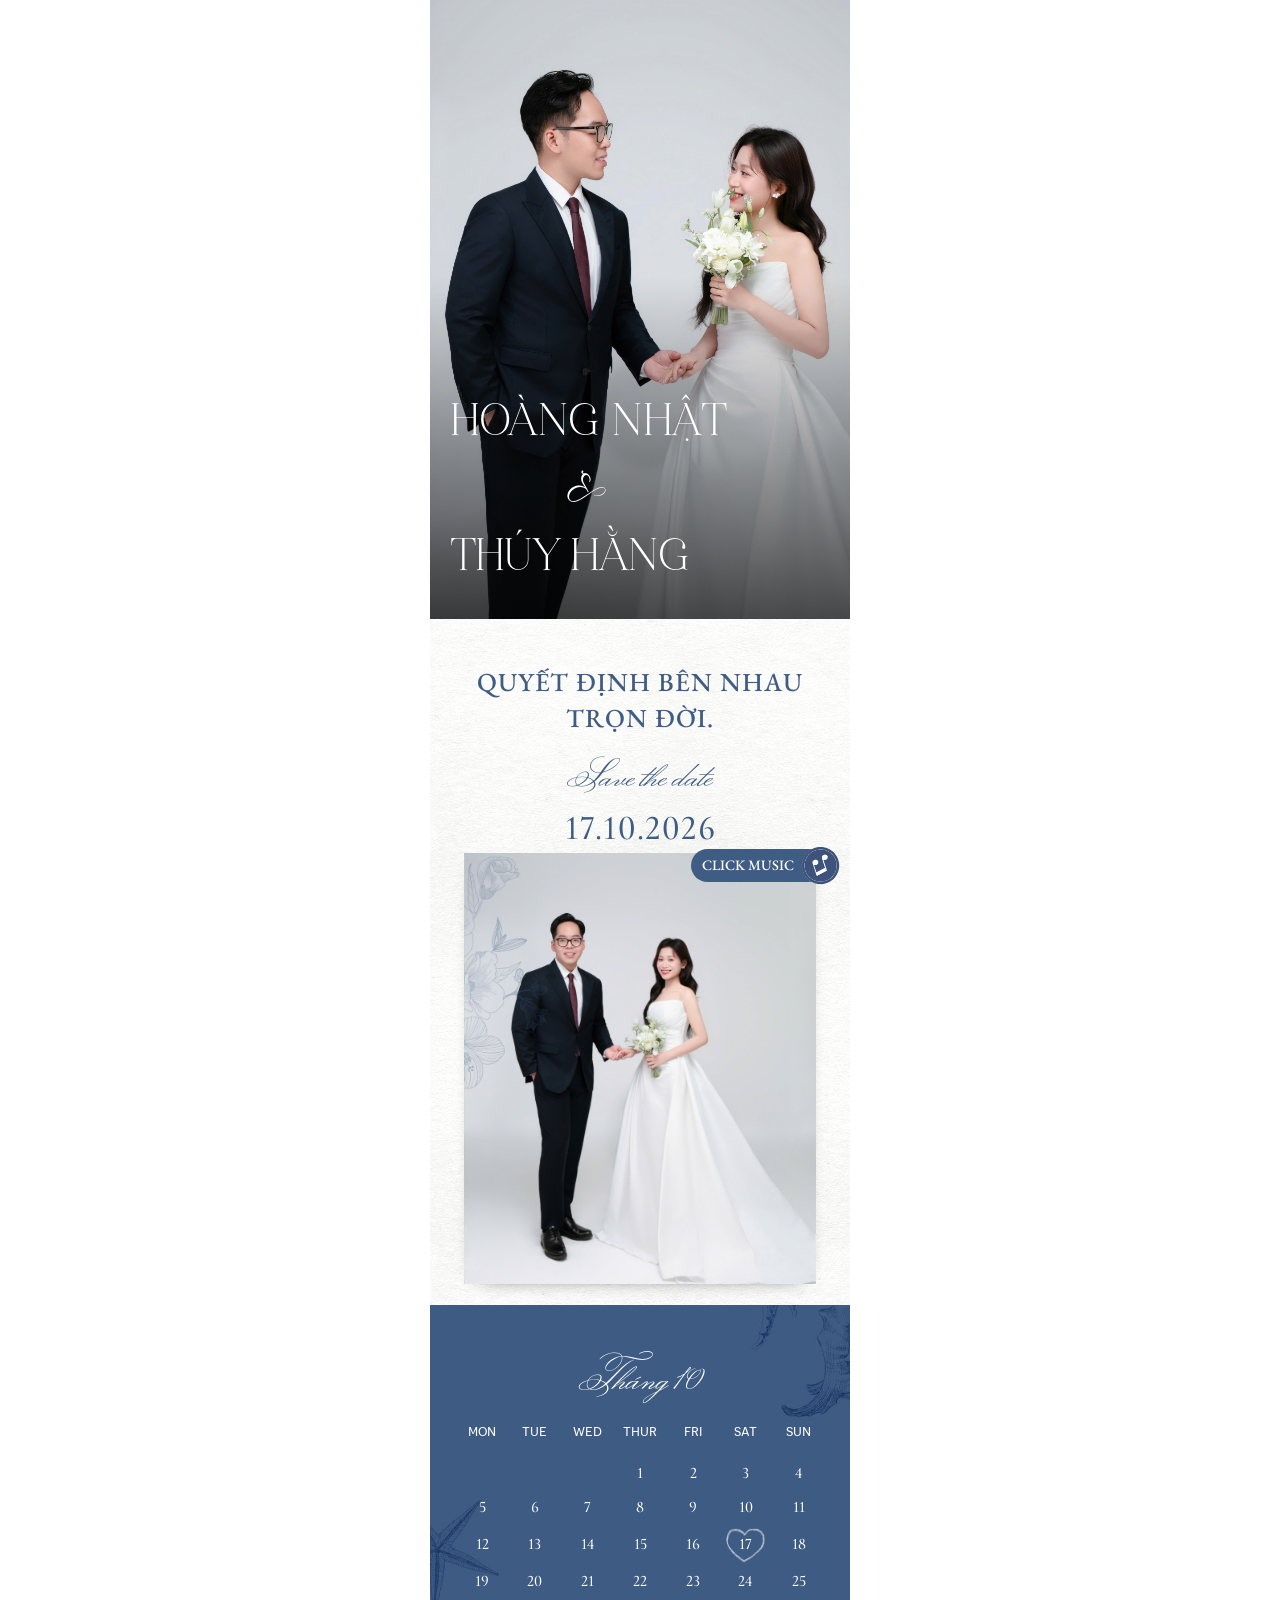
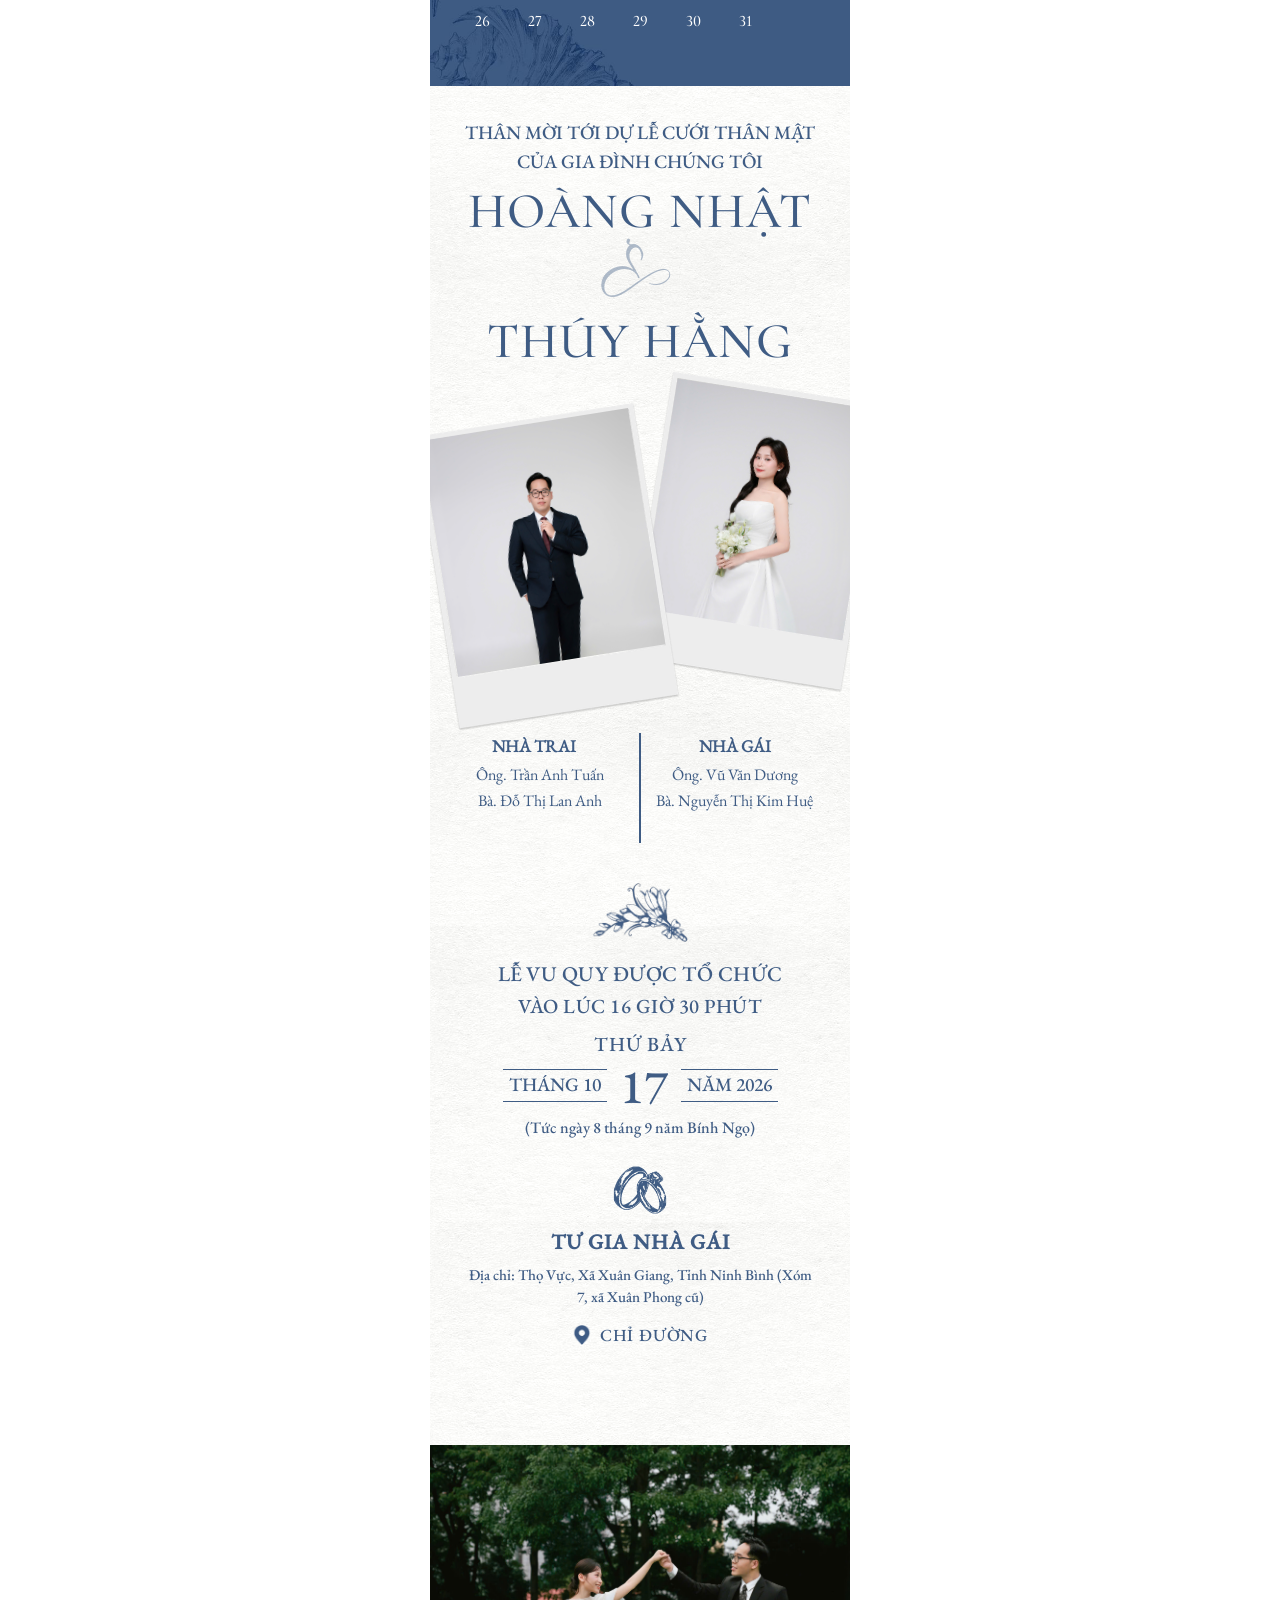
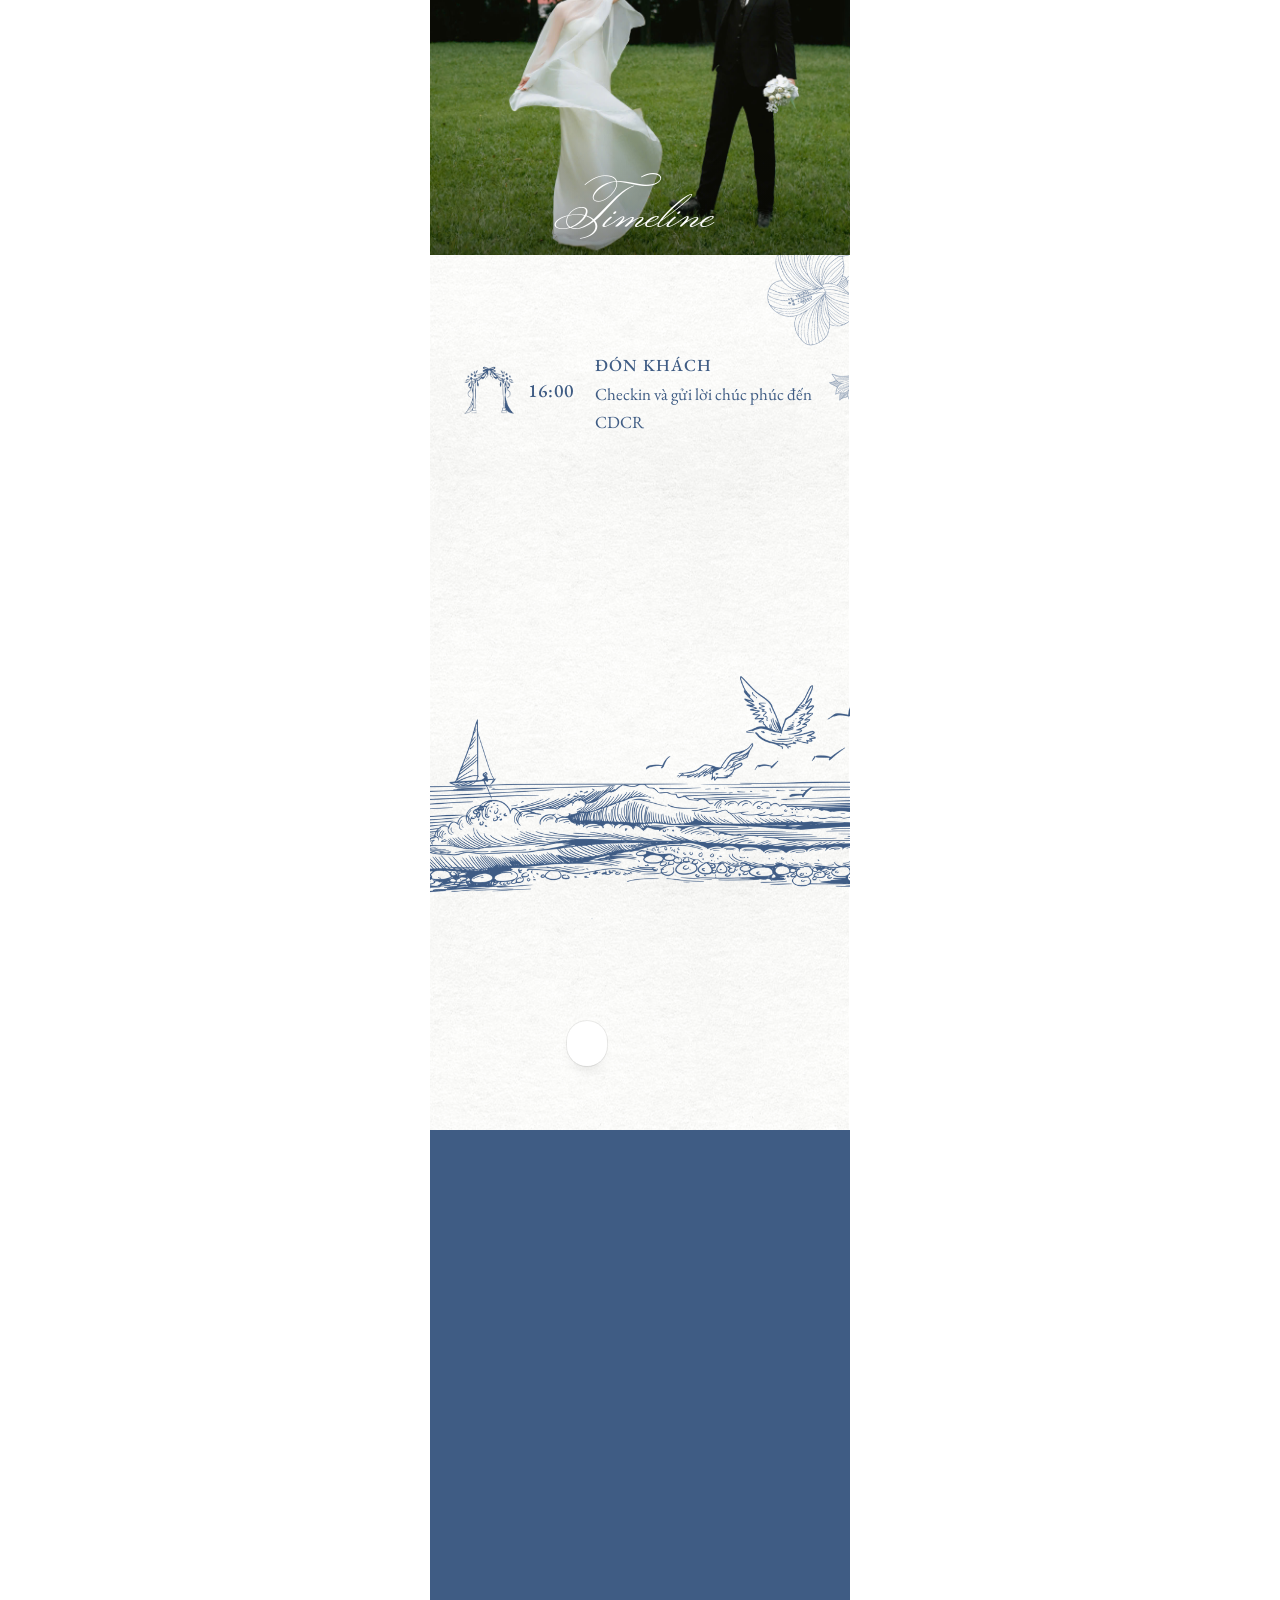
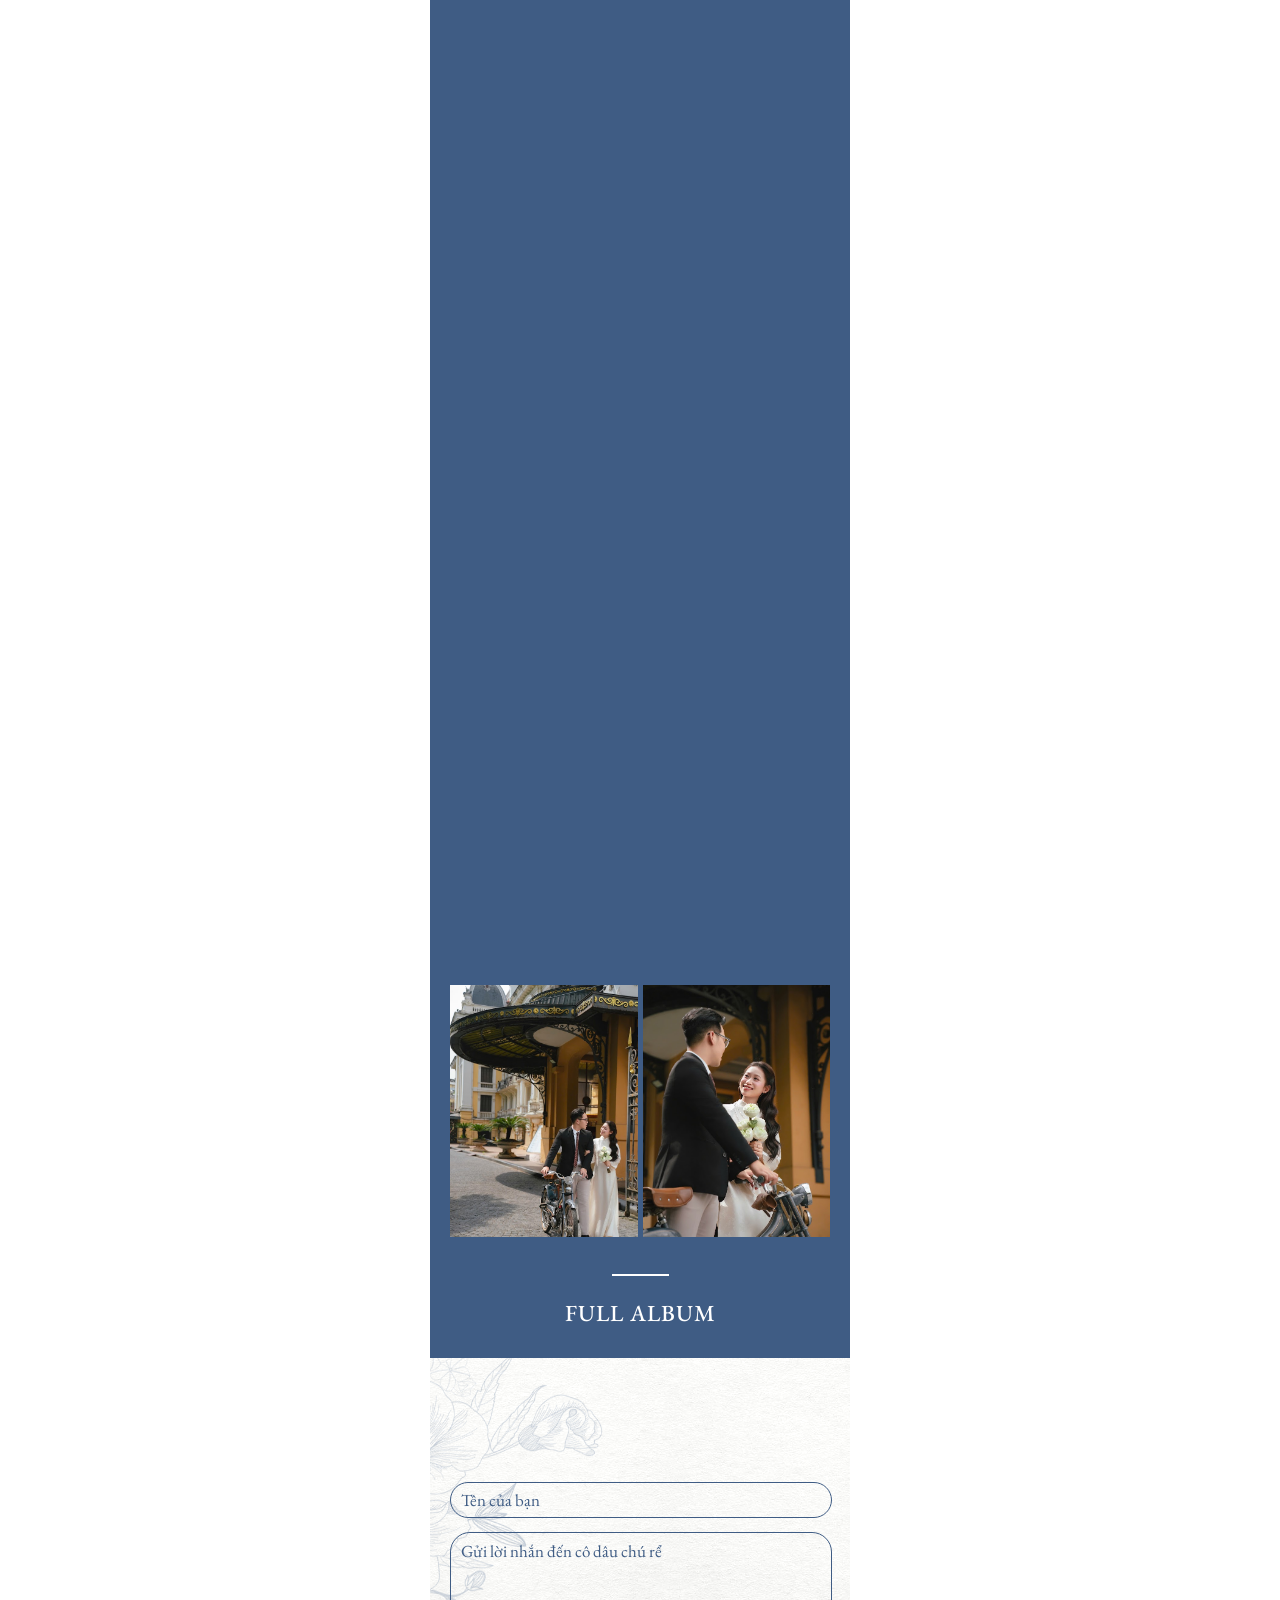
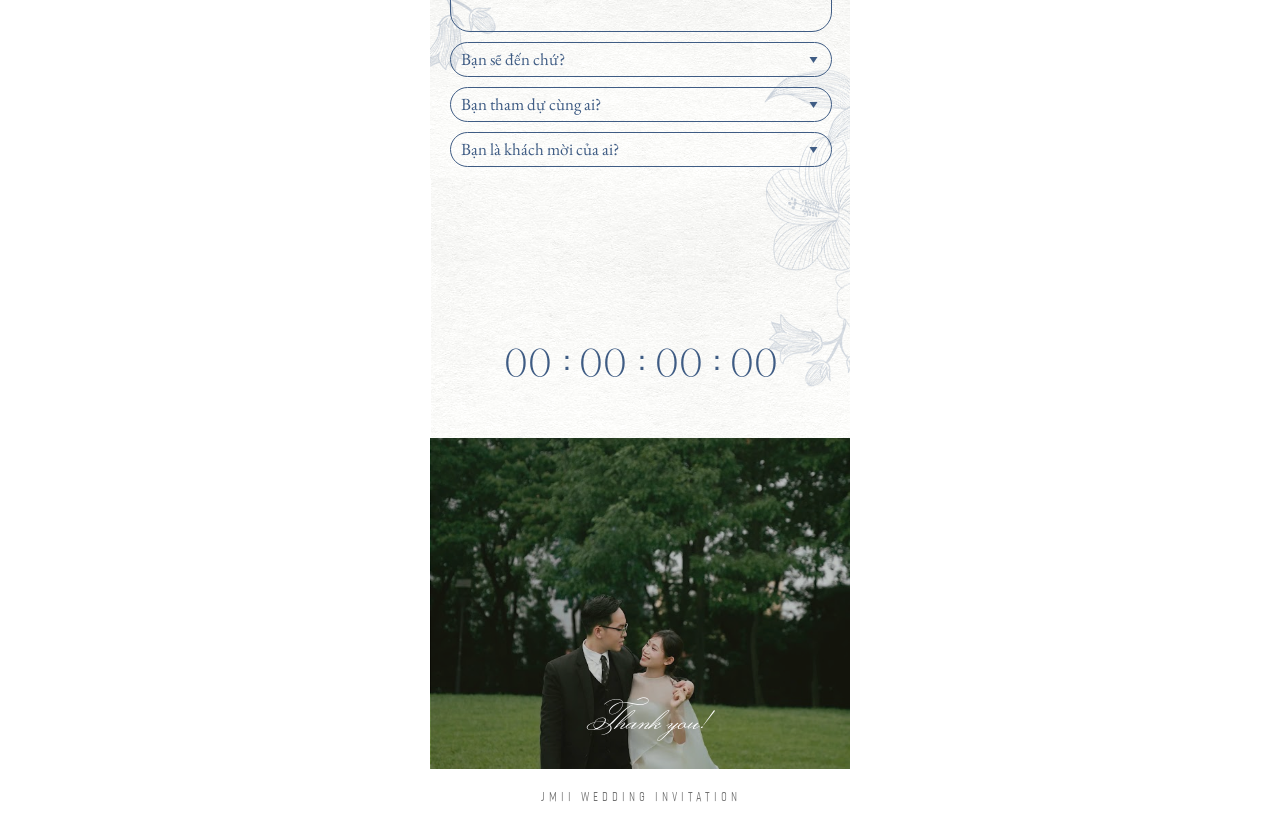
<file: nhagai.html>
<!DOCTYPE html>
<html lang="vi"><head><meta charset="utf-8"/><title>LỄ VU QUY - Hoàng Nhật &amp; Thúy Hằng</title>
<link rel="canonical" href="https://hoangnhatthuyhang.vercel.app/nhagai"/>
<meta name="description" content="Trân trọng kính mời quý khách tới dự bữa cơm thân mật chung vui cùng gia đình Nhà Gái chúng tôi vào lúc 16:30 ngày 17.10.2026 tại Tư gia Nhà Gái"/>
<meta property="og:type" content="website"/>
<meta property="og:url" content="https://hoangnhatthuyhang.vercel.app/nhagai"/>
<meta property="og:title" content="LỄ VU QUY - Chú rể HOÀNG NHẬT & Cô dâu THÚY HẰNG"/>
<meta property="og:description" content="Trân trọng kính mời quý khách tới dự bữa cơm thân mật chung vui cùng gia đình Nhà Gái chúng tôi vào lúc 16:30 ngày 17.10.2026 tại Tư gia Nhà Gái"/>
<meta property="og:image" content="https://hoangnhatthuyhang.vercel.app/images/og_nhagai.jpg"/>
<meta property="og:image:secure_url" content="https://hoangnhatthuyhang.vercel.app/images/og_nhagai.jpg"/>
<meta property="og:image:type" content="image/jpeg"/>
<meta property="og:image:width" content="1200"/>
<meta property="og:image:height" content="630"/>
<meta property="og:image:alt" content="LỄ VU QUY - Chú rể HOÀNG NHẬT & Cô dâu THÚY HẰNG"/>
<meta property="og:site_name" content="Thiệp Cưới Online - HOÀNG NHẬT &amp; THÚY HẰNG"/>
<meta name="twitter:card" content="summary_large_image"/>
<meta name="twitter:url" content="https://hoangnhatthuyhang.vercel.app/nhagai"/>
<meta name="twitter:title" content="LỄ VU QUY - Chú rể HOÀNG NHẬT & Cô dâu THÚY HẰNG"/>
<meta name="twitter:description" content="Trân trọng kính mời quý khách tới dự bữa cơm thân mật chung vui cùng gia đình Nhà Gái chúng tôi vào lúc 16:30 ngày 17.10.2026 tại Tư gia Nhà Gái"/>
<meta name="twitter:image" content="https://hoangnhatthuyhang.vercel.app/images/og_nhagai.jpg"/>
<meta name="msapplication-TileImage" content="https://hoangnhatthuyhang.vercel.app/images/untitled-1-20250323102909-q2zbh.png"/><meta content="no-cache" http-equiv="Cache-Control"/><meta content="IE=edge" http-equiv="X-UA-Compatible"/><meta content="-1" http-equiv="Expires"/><meta content="" name="keywords"/><meta content="width=device-width, initial-scale=1" name="viewport"/><script type="text/javascript">window.ladi_viewport=function(b){var a=document;b=b?b:'innerWidth';var c=window[b];var d=true;if(typeof window.ladi_is_desktop=="undefined"||window.ladi_is_desktop==undefined){window.ladi_is_desktop=!d;}var e=960;var f=420;var g='';if(!d){g="width="+e+",user-scalable=no,initial-scale=1.0";}else{var h=1;var i=f;if(i!=c){h=c / i;}g="width="+i+",user-scalable=no,initial-scale="+h+",minimum-scale="+h+",maximum-scale="+h;}var j=a.getElementById("viewport");if(!j){j=a.createElement("meta");j.id="viewport";j.name="viewport";a.head.appendChild(j);}j.setAttribute("content",g);};window.ladi_viewport();window.ladi_fbq_data = [];window.ladi_fbq = function () {window.ladi_fbq_data.push(arguments);};window.ladi_ttq_data = [];window.ladi_ttq = function () {window.ladi_ttq_data.push(arguments);};</script><meta content="telephone=no" name="format-detection"/><link href="images/untitled-1-20250323102909-q2zbh.png" rel="icon" type="image/x-icon"/><link href="images/untitled-1-20250323102909-q2zbh.png" rel="shortcut icon"/><link href="images/untitled-1-20250323102909-q2zbh.png" rel="apple-touch-icon"/><link href="images/untitled-1-20250323102909-q2zbh.png" rel="apple-touch-icon-precomposed"/><meta content="days" name="revisit-after"/><link rel="dns-prefetch"/><link crossorigin="" href="https://fonts.googleapis.com/" rel="preconnect"/><link crossorigin="" href="https://fonts.gstatic.com/" rel="preconnect"/><link crossorigin="" href="https://w.ladicdn.com/" rel="preconnect"/><link crossorigin="" href="https://s.ladicdn.com/" rel="preconnect"/><link crossorigin="" href="https://api1.ldpform.com/" rel="preconnect"/><link crossorigin="" href="https://a.ladipage.com/" rel="preconnect"/><link crossorigin="" href="https://api.sales.ldpform.net/" rel="preconnect"/><link as="style" href="css/google_fonts.css" onload="this.onload = null; this.rel = 'stylesheet';" rel="preload"/><link as="script" href="js/ladipagev3.min.js" rel="preload"/><style id="style_ladi" type="text/css">a,abbr,acronym,address,applet,article,aside,audio,b,big,blockquote,body,button,canvas,caption,center,cite,code,dd,del,details,dfn,div,dl,dt,em,embed,fieldset,figcaption,figure,footer,form,h1,h2,h3,h4,h5,h6,header,hgroup,html,i,iframe,img,input,ins,kbd,label,legend,li,mark,menu,nav,object,ol,output,p,pre,q,ruby,s,samp,section,select,small,span,strike,strong,sub,summary,sup,table,tbody,td,textarea,tfoot,th,thead,time,tr,tt,u,ul,var,video{margin:0;padding:0;border:0;outline:0;font-size:100%;font:inherit;vertical-align:baseline;box-sizing:border-box;-webkit-font-smoothing:antialiased;-moz-osx-font-smoothing:grayscale}article,aside,details,figcaption,figure,footer,header,hgroup,menu,nav,section{display:block}body{line-height:1}a{text-decoration:none}ol,ul{list-style:none}blockquote,q{quotes:none}blockquote:after,blockquote:before,q:after,q:before{content:'';content:none}table{border-collapse:collapse;border-spacing:0}.ladi-loading{z-index:900000000000;position:fixed;width:100%;height:100%;top:0;left:0;background-color:rgba(0,0,0,.1)}.ladi-loading .loading{width:80px;height:80px;top:0;left:0;bottom:0;right:0;margin:auto;overflow:hidden;position:absolute}.ladi-loading .loading div{position:absolute;width:6px;height:6px;background:#fff;border-radius:50%;animation:ladi-loading 1.2s linear infinite}.ladi-loading .loading div:nth-child(1){animation-delay:0s;top:37px;left:66px}.ladi-loading .loading div:nth-child(2){animation-delay:-.1s;top:22px;left:62px}.ladi-loading .loading div:nth-child(3){animation-delay:-.2s;top:11px;left:52px}.ladi-loading .loading div:nth-child(4){animation-delay:-.3s;top:7px;left:37px}.ladi-loading .loading div:nth-child(5){animation-delay:-.4s;top:11px;left:22px}.ladi-loading .loading div:nth-child(6){animation-delay:-.5s;top:22px;left:11px}.ladi-loading .loading div:nth-child(7){animation-delay:-.6s;top:37px;left:7px}.ladi-loading .loading div:nth-child(8){animation-delay:-.7s;top:52px;left:11px}.ladi-loading .loading div:nth-child(9){animation-delay:-.8s;top:62px;left:22px}.ladi-loading .loading div:nth-child(10){animation-delay:-.9s;top:66px;left:37px}.ladi-loading .loading div:nth-child(11){animation-delay:-1s;top:62px;left:52px}.ladi-loading .loading div:nth-child(12){animation-delay:-1.1s;top:52px;left:62px}@keyframes ladi-loading{0%,100%,20%,80%{transform:scale(1)}50%{transform:scale(1.5)}}.ladipage-message{position:fixed;width:100%;height:100%;top:0;left:0;z-index:10000000000;background:rgba(0,0,0,.3)}.ladipage-message .ladipage-message-box{width:400px;max-width:calc(100% - 50px);height:160px;border:1px solid rgba(0,0,0,.3);background-color:#fff;position:fixed;top:calc(50% - 155px);left:0;right:0;margin:auto;border-radius:10px}.ladipage-message .ladipage-message-box span{display:block;background-color:rgba(6,21,40,.05);color:#000;padding:12px 15px;font-weight:600;font-size:16px;line-height:16px;border-top-left-radius:10px;border-top-right-radius:10px}.ladipage-message .ladipage-message-box .ladipage-message-text{display:-webkit-box;font-size:14px;padding:0 20px;margin-top:16px;line-height:20px;-webkit-line-clamp:3;-webkit-box-orient:vertical;overflow:hidden;text-overflow:ellipsis;word-break:break-word}.ladipage-message .ladipage-message-box .ladipage-message-close{display:block;position:absolute;right:15px;bottom:10px;margin:0 auto;padding:10px 0;border:none;width:80px;text-transform:uppercase;text-align:center;color:#000;background-color:#e6e6e6;border-radius:5px;text-decoration:none;font-size:14px;line-height:14px;font-weight:600;cursor:pointer;outline:0}.lightbox-screen{display:none;position:fixed;width:100%;height:100%;top:0;left:0;bottom:0;right:0;margin:auto;z-index:9000000080;background:rgba(0,0,0,.5)}.lightbox-screen .lightbox-close{position:absolute;z-index:9000000090;cursor:pointer}.lightbox-screen .lightbox-hidden{display:none}.lightbox-screen .lightbox-close{width:16px;height:16px;margin:10px;background-repeat:no-repeat;background-position:center center;background-image:url("data:image/svg+xml;utf8, %3Csvg%20width%3D%2224%22%20height%3D%2224%22%20viewBox%3D%220%200%2024%2024%22%20xmlns%3D%22http%3A%2F%2Fwww.w3.org%2F2000%2Fsvg%22%20fill%3D%22%23fff%22%3E%3Cpath%20fill-rule%3D%22evenodd%22%20clip-rule%3D%22evenodd%22%20d%3D%22M23.4144%202.00015L2.00015%2023.4144L0.585938%2022.0002L22.0002%200.585938L23.4144%202.00015Z%22%3E%3C%2Fpath%3E%3Cpath%20fill-rule%3D%22evenodd%22%20clip-rule%3D%22evenodd%22%20d%3D%22M2.00015%200.585938L23.4144%2022.0002L22.0002%2023.4144L0.585938%202.00015L2.00015%200.585938Z%22%3E%3C%2Fpath%3E%3C%2Fsvg%3E")}*{-webkit-tap-highlight-color:#fff0}body{font-size:12px;-ms-text-size-adjust:none;-moz-text-size-adjust:none;-o-text-size-adjust:none;-webkit-text-size-adjust:none;background-color:#fff}.overflow-hidden{overflow:hidden}.ladi-transition{transition:all 150ms linear 0s}.z-index-1{z-index:1}.opacity-0{opacity:0}.height-0{height:0!important}.pointer-events-none{pointer-events:none}.transition-parent-collapse-height{transition:height 150ms linear 0s}.transition-parent-collapse-top{transition:top 150ms linear 0s}.transition-readmore{transition:height 350ms linear 0s}.transition-collapse{transition:height 150ms linear 0s}body.grab{cursor:grab}.ladi-wraper{width:100%;min-height:100%;overflow:hidden;touch-action:manipulation}.ladi-container{position:relative;margin:0 auto;height:100%}.ladi-overlay{position:absolute;top:0;left:0;height:100%;width:100%;pointer-events:none}.ladi-element{position:absolute}@media (hover: hover) {.ladi-check-hover {opacity: 0;}}.ladi-section {margin: 0 auto;position: relative;}.ladi-section[data-tab-id]{display: none;}.ladi-section.selected[data-tab-id]{display: block;}.ladi-section .ladi-section-background {position: absolute;width: 100%;height: 100%;top: 0;left: 0;pointer-events: none;overflow: hidden;}.ladi-box {position: absolute;width: 100%;height: 100%;overflow: hidden;}#SECTION_POPUP .ladi-container {z-index: 90000070;}#SECTION_POPUP .ladi-container > .ladi-element {z-index: 90000070;position: fixed;display: none;}#SECTION_POPUP .ladi-container > .ladi-element[data-fixed-close="true"] {position: relative !important;}#SECTION_POPUP .ladi-container > .ladi-element.hide-visibility {display: block !important;visibility: hidden !important;}#SECTION_POPUP .popup-close {position: absolute;right: 0px;top: 0px;z-index: 9000000080;cursor: pointer;width: 16px;height: 16px;margin: 10px;background-repeat: no-repeat;background-position: center center;background-image: url("data:image/svg+xml;utf8, %3Csvg%20width%3D%2224%22%20height%3D%2224%22%20viewBox%3D%220%200%2024%2024%22%20xmlns%3D%22http%3A%2F%2Fwww.w3.org%2F2000%2Fsvg%22%20fill%3D%22%23000%22%3E%3Cpath%20fill-rule%3D%22evenodd%22%20clip-rule%3D%22evenodd%22%20d%3D%22M23.4144%202.00015L2.00015%2023.4144L0.585938%2022.0002L22.0002%200.585938L23.4144%202.00015Z%22%3E%3C%2Fpath%3E%3Cpath%20fill-rule%3D%22evenodd%22%20clip-rule%3D%22evenodd%22%20d%3D%22M2.00015%200.585938L23.4144%2022.0002L22.0002%2023.4144L0.585938%202.00015L2.00015%200.585938Z%22%3E%3C%2Fpath%3E%3C%2Fsvg%3E");}.ladi-popup {position: absolute;width: 100%;height: 100%;}.ladi-popup .ladi-popup-background {height: 100%;width: 100%;pointer-events: none;}.ladi-countdown {position: absolute;width: 100%;height: 100%;display: flex;}.ladi-countdown .ladi-countdown-background {position: absolute;width: 100%;height: 100%;top: 0;left: 0;background-size: inherit;background-attachment: inherit;background-origin: inherit;display: table;pointer-events: none;}.ladi-countdown .ladi-countdown-text {position: absolute;width: 100%;height: 100%;text-decoration: inherit;display: table;pointer-events: none;}.ladi-countdown .ladi-countdown-text span {display: table-cell;vertical-align: middle;}.ladi-countdown > .ladi-element {text-decoration: inherit;background-size: inherit;background-attachment: inherit;background-origin: inherit;position: relative;display: inline-block;}.ladi-countdown > .ladi-element:last-child {margin-right: 0px !important;}.ladi-button{position:absolute;width:100%;height:100%;overflow:hidden}.ladi-button:active{transform:translateY(2px);transition:transform .2s linear}.ladi-button .ladi-button-background{height:100%;width:100%;pointer-events:none;transition:inherit}.ladi-button>.ladi-button-headline,.ladi-button>.ladi-button-shape{width:100%!important;height:100%!important;top:0!important;left:0!important;display:table;user-select:none;-webkit-user-select:none;-moz-user-select:none;-ms-user-select:none}.ladi-button>.ladi-button-shape .ladi-shape{margin:auto;top:0;bottom:0}.ladi-button>.ladi-button-headline .ladi-headline{display:table-cell;vertical-align:middle}.ladi-checkout-product-cart-icon .ladi-cart-number{position:absolute;top:-2px;right:-7px;background:#f36e36;text-align:center;min-width:18px;min-height:18px;font-size:12px;font-weight:700;color:#fff;border-radius:100%;z-index:90000000;padding:3px 4px}.ladi-checkout-product-add-to-cart .ladi-button .loading-dots{width:100%;height:100%;top:0;left:0;position:absolute;display:flex;align-items:center;justify-content:center}.ladi-checkout-product-add-to-cart .ladi-button .loading-dots p{display:inline-block;font-size:32px;line-height:1;animation:.6s infinite loading}.ladi-checkout-product-add-to-cart .ladi-button .loading-dots p:first-child{animation-delay:0s}.ladi-checkout-product-add-to-cart .ladi-button .loading-dots p:nth-child(2){animation-delay:.2s}.ladi-checkout-product-add-to-cart .ladi-button .loading-dots p:nth-child(3){animation-delay:.4s}@keyframes loading{0%,100%{opacity:0}50%{opacity:1}}.ladi-form .ladi-form-checkout-bump-offer-check.multiple.checked:before,.ladi-form .ladi-form-checkout-payment-check.multiple.checked:before{--url:url("data:image/svg+xml,%0A%3Csvg%20width%3D%2224%22%20height%3D%2224%22%20viewBox%3D%220%200%2024%2024%22%20fill%3D%22none%22%20xmlns%3D%22http%3A%2F%2Fwww.w3.org%2F2000%2Fsvg%22%3E%0A%3Cpath%20d%3D%22M18.71%207.20998C18.617%207.11625%2018.5064%207.04186%2018.3846%206.99109C18.2627%206.94032%2018.132%206.91418%2018%206.91418C17.868%206.91418%2017.7373%206.94032%2017.6154%206.99109C17.4936%207.04186%2017.383%207.11625%2017.29%207.20998L9.84%2014.67L6.71%2011.53C6.61348%2011.4367%206.49954%2011.3634%206.37468%2011.3142C6.24983%2011.265%206.1165%2011.2409%205.98232%2011.2432C5.84814%2011.2455%205.71573%2011.2743%205.59265%2011.3278C5.46957%2011.3812%205.35824%2011.4585%205.265%2011.555C5.17176%2011.6515%205.09845%2011.7654%205.04924%2011.8903C5.00004%2012.0152%204.97591%2012.1485%204.97823%2012.2827C4.98055%2012.4168%205.00928%2012.5492%205.06277%2012.6723C5.11627%2012.7954%205.19348%2012.9067%205.29%2013L9.13%2016.84C9.22296%2016.9337%209.33356%2017.0081%209.45542%2017.0589C9.57728%2017.1096%209.70799%2017.1358%209.84%2017.1358C9.97201%2017.1358%2010.1027%2017.1096%2010.2246%2017.0589C10.3464%2017.0081%2010.457%2016.9337%2010.55%2016.84L18.71%208.67998C18.8115%208.58634%2018.8925%208.47269%2018.9479%208.34619C19.0033%208.21969%2019.0319%208.08308%2019.0319%207.94498C19.0319%207.80688%2019.0033%207.67028%2018.9479%207.54378C18.8925%207.41728%2018.8115%207.30363%2018.71%207.20998Z%22%20fill%3D%22%231852FA%22%2F%3E%0A%3C%2Fsvg%3E%0A");pointer-events:none;top:-1px;left:-1px;transform:none}.ladi-form,.ladi-form .ladi-form-item-container{position:absolute;width:100%;height:100%}.ladi-form>.ladi-element,.ladi-form>.ladi-element .ladi-form-item-container,.ladi-form>.ladi-element .ladi-form-item-container .ladi-form-item .ladi-form-checkbox-item span[data-checked=true],.ladi-form>.ladi-element .ladi-form-item-container .ladi-form-item .ladi-form-control:not(.ladi-form-control-select){text-transform:inherit;text-decoration:inherit;text-align:inherit;letter-spacing:inherit;color:inherit;background-size:inherit;background-attachment:inherit;background-origin:inherit}.ladi-form .ladi-button>.ladi-button-headline{color:initial;font-size:initial;font-weight:initial;text-transform:initial;text-decoration:initial;font-style:initial;text-align:initial;letter-spacing:initial;line-height:initial}.ladi-form [data-form-checkout-item=bump_offer] .ladi-form-item,.ladi-form>[data-quantity=true] .ladi-form-item-container{overflow:hidden}.ladi-form>.ladi-element .ladi-form-item-container .ladi-form-item{text-transform:inherit;text-decoration:inherit;text-align:inherit;letter-spacing:inherit;color:inherit}.ladi-form>.ladi-element .ladi-form-item-container .ladi-form-item-background{background-size:inherit;background-attachment:inherit;background-origin:inherit}.ladi-form>.ladi-element .ladi-form-item-container .ladi-form-item .ladi-form-control-select{-webkit-appearance:none;-moz-appearance:none;appearance:none;background-size:9px 6px!important;background-position:right .5rem center;background-repeat:no-repeat;padding-right:24px;text-transform:inherit;text-align:inherit;letter-spacing:inherit;color:inherit;background-size:inherit;background-attachment:inherit;background-origin:inherit}.ladi-form>.ladi-element .ladi-form-item-container .ladi-form-item .ladi-form-checkbox-item,.ladi-form>.ladi-element .ladi-form-item-container .ladi-form-item .ladi-form-checkbox-item span[data-checked=false]{text-transform:inherit;text-align:inherit;letter-spacing:inherit;background-size:inherit;background-attachment:inherit;background-origin:inherit;color:inherit}.ladi-form>.ladi-element .ladi-form-item-container .ladi-form-item .ladi-form-control-select-2{width:calc(100% / 2 - 5px);max-width:calc(100% / 2 - 5px);min-width:calc(100% / 2 - 5px)}.ladi-form>.ladi-element .ladi-form-item-container .ladi-form-item .ladi-form-control-select-2:nth-child(3),.ladi-form>.ladi-element .ladi-form-item-container .ladi-form-item .ladi-form-control-select-3:nth-child(3),.ladi-form>.ladi-element .ladi-form-item-container .ladi-form-item .ladi-form-control-select-3:nth-child(4){margin-left:7.5px}.ladi-form>.ladi-element .ladi-form-item-container .ladi-form-item .ladi-form-control-select-3{width:calc(100% / 3 - 5px);max-width:calc(100% / 3 - 5px);min-width:calc(100% / 3 - 5px)}.ladi-form>.ladi-element .ladi-form-item-container .ladi-form-item .ladi-form-control-select option{color:initial}.ladi-form>.ladi-element .ladi-form-item-container .ladi-form-item .ladi-form-control-select:not([data-selected=""]){text-decoration:inherit}.ladi-form>.ladi-element .ladi-form-item-container .ladi-form-item .ladi-form-checkbox-item{text-decoration:inherit;vertical-align:middle}.ladi-form>.ladi-element .ladi-form-item-container .ladi-form-item .ladi-form-checkbox-box-item{display:inline-block;width:fit-content}.ladi-form>.ladi-element .ladi-form-item-container .ladi-form-item .ladi-form-checkbox-item span{user-select:none;-webkit-user-select:none;-moz-user-select:none;-ms-user-select:none}.ladi-form .ladi-form-item-title-value{font-weight:700;word-break:break-word}.ladi-form .ladi-form-label-container{position:relative;width:100%}.ladi-form .ladi-form-control-file{background-repeat:no-repeat;background-position:calc(100% - 5px) center}.ladi-form .ladi-form-label-container .ladi-form-label-item{display:inline-block;cursor:pointer;position:relative;border-radius:0!important;user-select:none;-webkit-user-select:none;-moz-user-select:none;-ms-user-select:none}.ladi-form .ladi-form-label-container .ladi-form-label-item.image{background-size:cover;background-repeat:no-repeat;background-position:center}.ladi-form .ladi-form-label-container .ladi-form-label-item.no-value{display:none!important}.ladi-form .ladi-form-label-container .ladi-form-label-item.text.disabled{opacity:.35}.ladi-form .ladi-form-label-container .ladi-form-label-item.image.disabled{opacity:.2}.ladi-form .ladi-form-label-container .ladi-form-label-item.color.disabled{opacity:.15}.ladi-form .ladi-form-label-container .ladi-form-label-item.selected:before{content:'';width:0;height:0;bottom:-1px;right:-1px;position:absolute;border-width:0 0 15px 15px;border-color:transparent;border-style:solid}.ladi-form .ladi-form-label-container .ladi-form-label-item.selected:after{content:'';background-image:url("data:image/svg+xml;utf8,%3Csvg xmlns='http://www.w3.org/2000/svg' enable-background='new 0 0 12 12' viewBox='0 0 12 12' x='0' fill='%23fff' y='0'%3E%3Cg%3E%3Cpath d='m5.2 10.9c-.2 0-.5-.1-.7-.2l-4.2-3.7c-.4-.4-.5-1-.1-1.4s1-.5 1.4-.1l3.4 3 5.1-7c .3-.4 1-.5 1.4-.2s.5 1 .2 1.4l-5.7 7.9c-.2.2-.4.4-.7.4 0-.1 0-.1-.1-.1z'%3E%3C/path%3E%3C/g%3E%3C/svg%3E");background-repeat:no-repeat;background-position:bottom right;width:7px;height:7px;bottom:0;right:0;position:absolute}.ladi-form .ladi-form-item{width:100%;height:100%;position:absolute}.ladi-form .ladi-form-item-background{position:absolute;width:100%;height:100%;top:0;left:0;pointer-events:none}.ladi-form .ladi-form-item.ladi-form-checkbox{height:auto;padding:0 5px}.ladi-form .ladi-form-item .ladi-form-control{background-color:transparent;min-width:100%;min-height:100%;max-width:100%;max-height:100%;width:100%;height:100%;padding:0 5px;color:inherit;font-size:inherit;border:none}.ladi-form .ladi-form-item.ladi-form-checkbox.ladi-form-checkbox-vertical .ladi-form-checkbox-item{margin-top:0!important;margin-left:0!important;margin-right:0!important;display:flex;align-items:center;border:none}.ladi-form .ladi-form-item.ladi-form-checkbox.ladi-form-checkbox-horizontal .ladi-form-checkbox-item{margin-top:0!important;margin-left:0!important;margin-right:10px!important;display:inline-flex;align-items:center;border:none;position:relative}.ladi-form .ladi-form-item.ladi-form-checkbox .ladi-form-checkbox-item input{margin-right:5px;display:block}.ladi-form .ladi-form-item.ladi-form-checkbox .ladi-form-checkbox-item span{cursor:default;word-break:break-word}.ladi-form .ladi-form-item textarea.ladi-form-control{resize:none;padding:5px}.ladi-form .ladi-button{cursor:pointer}.ladi-form .ladi-button .ladi-headline{cursor:pointer;user-select:none}.ladi-form .ladi-element .ladi-form-otp::-webkit-inner-spin-button,.ladi-form .ladi-element .ladi-form-otp::-webkit-outer-spin-button{-webkit-appearance:none;margin:0}.ladi-form .ladi-element .ladi-form-item .button-get-code{display:none;position:absolute;right:0;top:0;bottom:0;margin:auto 0;line-height:initial;padding:5px 10px;height:max-content;cursor:pointer;user-select:none;-webkit-user-select:none;-moz-user-select:none;-ms-user-select:none}.ladi-form .ladi-element .ladi-form-item .button-get-code.hide-visibility{display:block!important;visibility:hidden!important}.ladi-form .ladi-form-checkout-bump-offer-product.option-2,.ladi-form .ladi-form-item.otp-resend .button-get-code,.ladi-form [data-form-checkout-item=payment] .ladi-form-checkout-payment-content div>span{display:block}.ladi-form .ladi-form-item.otp-countdown:before{content:attr(data-countdown-time) "s";position:absolute;top:0;bottom:0;margin:auto 0;height:max-content;line-height:initial}.ladi-form [data-variant=true] select option[disabled]{background:#fff;color:#b8b8b8!important}.ladi-google-recaptcha-checkbox{position:absolute;display:inline-block;transform:translateY(-100%);margin-top:-5px;z-index:90000010}.ladi-element[data-form-checkout-item]{padding:0}.ladi-form .ladi-form-checkout-title{margin-bottom:8px}.ladi-form .ladi-element[data-form-checkout-item] .ladi-form-item,.ladi-form .ladi-element[data-form-checkout-item] .ladi-form-item-container{height:auto!important;position:unset!important}.ladi-form .ladi-form-checkout-box{gap:12px;display:flex;flex-flow:column;margin:8px 12px;margin-top:14px!important;padding-bottom:14px;border-left:none!important;border-right:none!important;border-top:none!important;border-radius:0!important}.ladi-form .ladi-form-checkout-box:last-child{border:none!important;padding-bottom:4px}.ladi-form .ladi-form-checkout-box:first-child,.ladi-form .ladi-form-checkout-bump-offer-product .item-product:first-child{margin-top:0}.ladi-form .ladi-form-checkout-payment-item{display:flex;flex-flow:row;gap:12px;align-items:center;--check-size:18px;--width-quantity:65px}.ladi-form .ladi-form-checkout-payment-check{--border-size:1px;width:var(--check-size);height:var(--check-size);flex:0 0 var(--check-size);border:var(--border-size) solid;border-radius:100%;display:block;position:relative}.ladi-form .ladi-form-checkout-payment-check.checked:before{content:"";width:calc(var(--check-size)/ 2);height:calc(var(--check-size)/ 2);border-radius:inherit;display:block;position:absolute;top:0;left:0;transform:translate(calc(50% - var(--border-size)),calc(50% - var(--border-size)))}.ladi-form .ladi-form-checkout-bump-offer-check.multiple,.ladi-form .ladi-form-checkout-payment-check.multiple{border-radius:4px}.ladi-form .ladi-form-checkout-payment-check.multiple.checked:before{content:"";-webkit-mask-image:var(--url);mask-image:var(--url);width:var(--check-size);height:var(--check-size);-webkit-mask-size:var(--check-size);mask-size:var(--check-size);background-color:#fff;position:absolute}.ladi-form .ladi-form-checkout-payment-content,.ladi-form .ladi-form-checkout-product-content{display:flex;flex-flow:row;--gap:10px;gap:var(--gap);align-items:center;width:calc(100% - var(--width-quantity) - var(--check-size) - var(--gap) * 2)}.ladi-form .ladi-form-checkout-payment-content img,.ladi-form .ladi-form-checkout-product-content img{width:36px;max-height:36px;border-radius:4px}.ladi-form .ladi-form-checkout-payment-content div,.ladi-form .ladi-form-checkout-product-content div{display:flex;flex-flow:column}.ladi-form .ladi-form-checkout-payment-content div>span,.ladi-form .ladi-form-checkout-product-content div>span{font-size:inherit}.ladi-form .ladi-form-checkout-payment-content div>span.small,.ladi-form .ladi-form-checkout-product-content div>span.small{font-size:80%;opacity:.8}.ladi-form .ladi-form-checkout-payment-content div .price.price-compare,.ladi-form .ladi-form-checkout-product-content div .price.price-compare{display:flex;align-items:center;gap:8px;flex-direction:row!important}.ladi-form .ladi-form-checkout-payment-quantity,.ladi-form .ladi-form-checkout-product-quantity{position:relative;--icon-size:calc(var(--check-size) * 0.8)}.ladi-form .ladi-form-checkout-payment-quantity input,.ladi-form .ladi-form-checkout-product-quantity input{padding:4px calc(var(--check-size)) 4px 8px;border-radius:8px;position:relative;width:var(--width-quantity);min-height:34px;border:1px solid;background-color:transparent;top:0;left:0;display:block}.ladi-form .ladi-form-checkout-payment-quantity input::-webkit-inner-spin-button,.ladi-form .ladi-form-checkout-payment-quantity input::-webkit-outer-spin-button{-webkit-appearance:none;margin:0}.ladi-form .ladi-form-checkout-payment-quantity .up{width:var(--icon-size);height:var(--icon-size);top:-1px;right:5px;cursor:pointer;display:block;position:absolute}.ladi-form .ladi-form-checkout-payment-quantity .up:before{content:'';--url:url("data:image/svg+xml,%3Csvg%20width%3D%2216%22%20height%3D%2216%22%20viewBox%3D%220%200%2016%2016%22%20fill%3D%22none%22%20xmlns%3D%22http%3A%2F%2Fwww.w3.org%2F2000%2Fsvg%22%3E%3Cpath%20fill-rule%3D%22evenodd%22%20clip-rule%3D%22evenodd%22%20d%3D%22M3.14645%206.14645C3.34171%205.95118%203.65829%205.95118%203.85355%206.14645L8%2010.2929L12.1464%206.14645C12.3417%205.95118%2012.6583%205.95118%2012.8536%206.14645C13.0488%206.34171%2013.0488%206.65829%2012.8536%206.85355L8.35355%2011.3536C8.15829%2011.5488%207.84171%2011.5488%207.64645%2011.3536L3.14645%206.85355C2.95118%206.65829%202.95118%206.34171%203.14645%206.14645Z%22%20fill%3D%22black%22%20transform%3D%22rotate(180%208%208)%22%2F%3E%3C%2Fsvg%3E");-webkit-mask-image:var(--url);mask-image:var(--url);display:block;position:absolute;width:var(--icon-size);height:var(--icon-size);pointer-events:none;top:4px;left:2px;-webkit-mask-size:var(--icon-size);mask-size:var(--icon-size)}.ladi-form .ladi-form-checkout-payment-quantity .down{width:var(--icon-size);height:var(--icon-size);right:5px;cursor:pointer;display:block;position:absolute;bottom:3px}.ladi-form .ladi-form-checkout-payment-quantity .down:before{content:'';--url:url("data:image/svg+xml,%3Csvg%20width%3D%2216%22%20height%3D%2216%22%20viewBox%3D%220%200%2016%2016%22%20fill%3D%22none%22%20xmlns%3D%22http%3A%2F%2Fwww.w3.org%2F2000%2Fsvg%22%3E%0A%3Cpath%20fill-rule%3D%22evenodd%22%20clip-rule%3D%22evenodd%22%20d%3D%22M3.14645%206.14645C3.34171%205.95118%203.65829%205.95118%203.85355%206.14645L8%2010.2929L12.1464%206.14645C12.3417%205.95118%2012.6583%205.95118%2012.8536%206.14645C13.0488%206.34171%2013.0488%206.65829%2012.8536%206.85355L8.35355%2011.3536C8.15829%2011.5488%207.84171%2011.5488%207.64645%2011.3536L3.14645%206.85355C2.95118%206.65829%202.95118%206.34171%203.14645%206.14645Z%22%20fill%3D%22black%22%2F%3E%0A%3C%2Fsvg%3E");-webkit-mask-image:var(--url);mask-image:var(--url);display:block;position:absolute;width:var(--icon-size);height:var(--icon-size);pointer-events:none;left:2px;-webkit-mask-size:var(--icon-size);mask-size:var(--icon-size)}.ladi-form [data-form-checkout-item=payment] .ladi-form-item{display:table}.ladi-form [data-form-checkout-item=payment] .ladi-form-item .ladi-form-checkout-payment-content{width:calc(100% - 18px)}.ladi-form [data-form-checkout-item=payment] .ladi-form-item .ladi-form-checkout-payment-content div{display:table-cell;vertical-align:middle;padding:0 6px;cursor:pointer;width:100%;position:relative}.ladi-form [data-form-checkout-item=payment] .ladi-form-item .ladi-form-checkout-payment-content div.arrow:before{content:'';--url:url("data:image/svg+xml,%3Csvg%20width%3D%2216%22%20height%3D%2216%22%20viewBox%3D%220%200%2016%2016%22%20fill%3D%22none%22%20xmlns%3D%22http%3A%2F%2Fwww.w3.org%2F2000%2Fsvg%22%3E%0A%3Cpath%20fill-rule%3D%22evenodd%22%20clip-rule%3D%22evenodd%22%20d%3D%22M6.14645%203.14645C6.34171%202.95118%206.65829%202.95118%206.85355%203.14645L11.3536%207.64645C11.5488%207.84171%2011.5488%208.15829%2011.3536%208.35355L6.85355%2012.8536C6.65829%2013.0488%206.34171%2013.0488%206.14645%2012.8536C5.95118%2012.6583%205.95118%2012.3417%206.14645%2012.1464L10.2929%208L6.14645%203.85355C5.95118%203.65829%205.95118%203.34171%206.14645%203.14645Z%22%20fill%3D%22black%22%2F%3E%0A%3C%2Fsvg%3E");-webkit-mask-image:var(--url);mask-image:var(--url);position:absolute;width:20px;height:20px;top:0;right:0;bottom:0;display:block;margin:auto;-webkit-mask-size:100%;mask-size:100%}.ladi-form [data-form-checkout-item=total_price]{display:flex;flex-flow:column;gap:3px;justify-content:center}.ladi-form [data-form-checkout-item=total_price] .line{display:inline-flex;justify-content:space-between;align-items:center}.ladi-form [data-form-checkout-item=total_price] .title-number-price.big,.ladi-form [data-form-checkout-item=total_price] .title-price.big{font-weight:700;font-size:130%}.ladi-form [data-form-checkout-item=total_price] .title-number-price{font-size:115%}.ladi-form [data-form-checkout-item=total_price] .space{border-top:1px solid;margin:15px 0 10px}.ladi-form .ladi-form-checkout-bump-offer-checkbox{display:flex;flex-flow:row;gap:8px;padding:8px;margin:12px 8px 0;border-radius:8px;align-items:center;--check-size-bumpoffer:18px;--width-quantity-bumpoffer:60px}.ladi-form .ladi-form-checkout-bump-offer-checkbox.checkbox-bump-offer-1{background-color:#3c72f9;margin:0}.ladi-form .ladi-form-checkout-bump-offer-checkbox.checkbox-bump-offer-1 p{color:#fff}.ladi-form .ladi-form-checkout-bump-offer-checkbox.checkbox-bump-offer-2{background-color:#fde298;margin:12px 0 4px}.ladi-form .ladi-form-checkout-bump-offer-checkbox.checkbox-bump-offer-3{background-color:#f3f4f5;margin:8px 0 0;padding:4px 8px;width:max-content}.ladi-form .ladi-form-checkout-bump-offer-checkbox.checkbox-bump-offer-3 .ladi-form-checkout-bump-offer-check{width:12px;height:12px;flex:0 0 12px}.ladi-form .ladi-form-checkout-bump-offer-check{--border-size:1px;width:var(--check-size-bumpoffer);height:var(--check-size-bumpoffer);flex:0 0 var(--check-size-bumpoffer);border:var(--border-size) solid #cfd3d8;background-color:#fff;border-radius:100%;display:block;position:relative}.ladi-form .ladi-form-checkout-bump-offer-check.checked:before{content:"";width:calc(var(--check-size-bumpoffer)/ 2);height:calc(var(--check-size-bumpoffer)/ 2);border-radius:inherit;display:block;position:absolute;top:0;left:0;transform:translate(calc(50% - var(--border-size)),calc(50% - var(--border-size)))}.ladi-form .ladi-form-checkout-bump-offer-check.multiple.checked:before{content:"";-webkit-mask-image:var(--url);mask-image:var(--url);width:var(--check-size-bumpoffer);height:var(--check-size-bumpoffer);-webkit-mask-size:var(--check-size-bumpoffer);mask-size:var(--check-size-bumpoffer);background-color:#000;position:absolute}.ladi-form .ladi-form-checkout-bump-offer-checkbox.checkbox-bump-offer-3 .ladi-form-checkout-bump-offer-check.multiple.checked:before{top:-5px;left:-3px}.ladi-form .ladi-form-checkout-bump-offer-product{display:flex;flex-flow:row;gap:16px;margin:8px 12px;align-items:center;border-left:none!important;border-right:none!important;border-top:none!important;border-radius:0!important}.ladi-form .ladi-form-checkout-bump-offer-product.option-1{display:block!important;padding-bottom:8px}.ladi-form .ladi-form-item:last-child .ladi-form-checkout-bump-offer-product{border:none!important}.ladi-form .ladi-form-checkout-bump-offer-product .item-product{display:flex;gap:16px;align-items:flex-start;margin-top:16px;margin-bottom:12px}.ladi-form .ladi-form-checkout-bump-offer-product .item-product:last-child{margin-bottom:0}.ladi-form .ladi-form-checkout-bump-offer-product .item-product img{width:48px;height:48px;border-radius:4px;overflow:hidden}.ladi-form .ladi-form-checkout-bump-offer-product .item-product .item-product-title{font-size:90%;opacity:.6}.ladi-form .ladi-form-checkout-bump-offer-product .item-product .item-product-description{color:#9fa7b1;text-overflow:ellipsis;overflow:hidden;-webkit-line-clamp:2;display:-webkit-box;-webkit-box-orient:vertical}.ladi-form .ladi-form-checkout-bump-offer-product .item-detail{display:flex;flex-direction:column}.ladi-form .ladi-form-checkout-bump-offer-product .item-detail .shock-promotion-label{background-color:#ef9300;width:max-content;border-radius:4px;padding:2px 8px;color:#fff;margin-bottom:4px;font-weight:600}.ladi-form .ladi-form-checkout-bump-offer-product .item-detail .pr-name{font-weight:400;font-size:120%;line-height:1.4}.ladi-form .ladi-form-checkout-bump-offer-product .item-detail .pr-price{font-weight:400;line-height:1.4}.ladi-form .ladi-form-checkout-bump-offer-product .item-detail span a{text-decoration:line-through;opacity:.6}.ladi-form .ladi-form-checkout-bump-offer-product .item-detail .special{background-color:#e01a1a;padding:2px 8px;margin-right:6px;color:#fff;border-radius:4px;font-size:80%}.ladi-form [data-form-checkout-item=coupon_code] .content-discount-block{padding:12px;border-radius:4px;display:flex;align-items:center;justify-content:space-between}.ladi-form [data-form-checkout-item=coupon_code] .ladi-form-item{display:flex;align-items:center;justify-content:space-between}.ladi-form [data-form-checkout-item=coupon_code] .content-discount-block .title{display:flex;align-items:center;gap:8px}.ladi-form [data-form-checkout-item=coupon_code] .content-discount-block .placeholder span,.ladi-form [data-form-checkout-item=coupon_code] .content-discount-block .title span{font-weight:400;font-size:100%;line-height:1.4}.ladi-form [data-form-checkout-item=coupon_code] .content-discount-block .title i{width:16px;height:16px;mask-image:url('images/ldicon-discount-coupon.svg');display:inline-block;mask-size:cover}.ladi-form [data-form-checkout-item=coupon_code] .content-discount-block .placeholder{display:flex;align-items:center;gap:8px;cursor:pointer}.ladi-form [data-form-checkout-item=coupon_code] .content-discount-block .placeholder i{width:16px;height:16px;mask-image:url('images/new-ldicon-arrow-left.svg');display:inline-block;mask-size:cover;background-color:#6d6d6d!important}.ladi-form > .ladi-element .ladi-form-item-container .ladi-form-item .ladi-form-control-select {background-image: url("data:image/svg+xml;utf8, %3Csvg%20width%3D%2232%22%20height%3D%2224%22%20viewBox%3D%220%200%2032%2024%22%20xmlns%3D%22http%3A%2F%2Fwww.w3.org%2F2000%2Fsvg%22%3E%3Cpolygon%20points%3D%220%2C0%2032%2C0%2016%2C24%22%20style%3D%22fill%3A%20rgb(0%2C%200%2C%200)%22%3E%3C%2Fpolygon%3E%3C%2Fsvg%3E");}.ladi-group {position: absolute;width: 100%;height: 100%;}.ladi-image {position: absolute;width: 100%;height: 100%;overflow: hidden;}.ladi-image .ladi-image-background {background-repeat: no-repeat;background-position: left top;background-size: cover;background-attachment: scroll;background-origin: content-box;position: absolute;margin: 0 auto;width: 100%;height: 100%;pointer-events: none;} .ladi-headline {width: 100%;display: inline-block;word-break: break-word;background-size: cover;background-position: center center;}.ladi-headline a {text-decoration: underline;}.ladi-line {position: relative;}.ladi-line .ladi-line-container {border-bottom: 0 !important;border-right: 0 !important;width: 100%;height: 100%;}a[data-action] {user-select: none;-webkit-user-select: none;-moz-user-select: none;-ms-user-select: none;cursor: pointer;}a:visited {color: inherit;}a:link {color: inherit;}[data-opacity="0"] {opacity: 0;}[data-hidden="true"] {display: none;}[data-action="true"] {cursor: pointer;}.ladi-hidden {display: none;}.ladi-animation-hidden {visibility: hidden !important;opacity: 0 !important;}.element-click-selected {cursor: pointer;}.is-2nd-click {cursor: pointer;}.ladi-button-shape.is-2nd-click, .ladi-accordion-shape.is-2nd-click {z-index: 3;}.backdrop-popup {display: none;position: fixed;top: 0;left: 0;right: 0;bottom: 0;z-index: 90000060;}.backdrop-dropbox {display: none;position: fixed;top: 0;left: 0;right: 0;bottom: 0;z-index: 90000040;}.ladi-lazyload {background-image: none !important;}.ladi-list-paragraph ul li.ladi-lazyload:before {background-image: none !important;}.ladi-element.ladi-auto-scroll {overflow-x: auto;overflow-y: hidden;width: 100% !important;left: 0 !important;-webkit-overflow-scrolling: touch;}[data-hint]:not([data-timeout-id-copied]):before, [data-hint]:not([data-timeout-id-copied]):after {display: none !important;}.ladi-section.ladi-auto-scroll {overflow-x: auto;overflow-y: hidden;-webkit-overflow-scrolling: touch;}</style><style id="style_animation" type="text/css">@media (max-width: 767px) {#HEADLINE3, #HEADLINE4, #HEADLINE5, #HEADLINE6, #HEADLINE7, #HEADLINE8, #BOX3, #HEADLINE48, #HEADLINE49, #HEADLINE50, #HEADLINE51, #GROUP5, #HEADLINE52, #HEADLINE53, #HEADLINE54, #HEADLINE55, #HEADLINE56, #GROUP7, #HEADLINE57, #GROUP8, #HEADLINE58, #HEADLINE59, #GROUP10, #IMAGE7, #IMAGE8, #HEADLINE73, #LINE5, #HEADLINE74, #BOX17, #BOX18, #BOX20, #BOX21, #BOX22, #BOX23, #BOX24, #BOX25, #HEADLINE75, #HEADLINE76, #BUTTON2, #HEADLINE83, #HEADLINE87, #BOX27, #GROUP23, #GROUP24, #HEADLINE101, #IMAGE42, #IMAGE43, #HEADLINE175, #HEADLINE210, #HEADLINE212, #BOX37, #BOX39, #BOX40, #BOX41, #GROUP64, #GROUP65, #GROUP66 {opacity: 0 !important; pointer-events: none !important;}}</style><style id="style_page" type="text/css">body {direction: ltr;}.ladi-wraper {margin: 0 auto; width: 420px;}@font-face {font-family: "MUZUViWSVAtSEFTVEVHSSPVEY";src: url('fonts/1ftv-vip-hastegi-20250323075635-ymzdv.otf')}@font-face {font-family: "MUZUViWSVAtQVJDSVRUWUEtQkVHQVRSSSPVEY";src: url('fonts/1ftv-vip-arcittya-begatri-20250323075635-w9isj.otf')}@font-face {font-family: "RUJHYXJhbWuZCNZWRpdWudHRm";src: url('fonts/ebgaramond-medium-20250320040915-omeex.ttf') format("truetype");}@font-face {font-family: "MUZUViWSVAtTWuclldXItTGEtRGbGFpcUtUmVndWxhcivdGY";src: url('fonts/1ftv-vip-monsieur-la-doulaise-regular-20250219113229-vqkmn.otf')}@font-face {font-family: "QSTUSQUUSUGQUULUFRElVTSUVEY";src: url('fonts/cormorantinfant-medium-20250320040935-nh0vi.ttf') format("truetype");}@font-face {font-family: "RUJHYXJhbWuZCSZWdbGFyLnRZg";src: url('fonts/ebgaramond-regular-20250320040439-sbnst.ttf') format("truetype");}@font-face {font-family: "IzlTbGlkZTAzIEljaWVsIEZvcnQgRmbmRyeSBSaWZIFJlZVsYXIudHRm";src: url('fonts/9slide03-iciel-fort-foundry-rift-regular-20240316103314-2vwzb.ttf') format("truetype");}@font-face {font-family: "IzlTbGlkZTAzIEljaWVsTmZWNlbnRvcFucyObJtYWwudHRm";src: url('fonts/9slide03-icielnovecentosans-normal-20240318082911-dgg1p.ttf') format("truetype");}body {font-family: "Open Sans", sans-serif}</style><style id="style_element" type="text/css">#SECTION1{height: 630px;}#BOX1{width: 420px; height: 630px;top: -6px; left: 0px;}#BOX1 > .ladi-box,#BOX2 > .ladi-box,#BOX3 > .ladi-box,#BOX5 > .ladi-box,#BOX6 > .ladi-box,#BOX4 > .ladi-box,#BOX33 > .ladi-box,#BOX9 > .ladi-box,#BOX10 > .ladi-box,#BOX16 > .ladi-box,#BOX17 > .ladi-box,#BOX18 > .ladi-box,#BOX20 > .ladi-box,#BOX21 > .ladi-box,#BOX22 > .ladi-box,#BOX23 > .ladi-box,#BOX24 > .ladi-box,#BOX25 > .ladi-box,#BOX26 > .ladi-box,#BOX36 > .ladi-box,#BOX27 > .ladi-box,#BOX35 > .ladi-box{border-radius: 0px;}#BOX1 > .ladi-box{background-image: url('images/custom_hero.jpg'); background-size: cover; background-origin: content-box; background-position: 50% 0%; background-repeat: repeat; background-attachment: scroll;}#BOX1 > .ladi-box:hover,#BOX2 > .ladi-box:hover,#HEADLINE3 > .ladi-headline:hover,#HEADLINE4 > .ladi-headline:hover,#HEADLINE5 > .ladi-headline:hover,#IMAGE26:hover > .ladi-image,#IMAGE25:hover > .ladi-image,#HEADLINE6 > .ladi-headline:hover,#HEADLINE7 > .ladi-headline:hover,#HEADLINE8 > .ladi-headline:hover,#BOX3 > .ladi-box:hover,#IMAGE44:hover > .ladi-image,#IMAGE29:hover > .ladi-image,#IMAGE28:hover > .ladi-image,#IMAGE27:hover > .ladi-image,#BOX4 > .ladi-box:hover,#HEADLINE48 > .ladi-headline:hover,#HEADLINE49 > .ladi-headline:hover,#HEADLINE50 > .ladi-headline:hover,#HEADLINE51 > .ladi-headline:hover,#HEADLINE52 > .ladi-headline:hover,#HEADLINE56 > .ladi-headline:hover,#HEADLINE57 > .ladi-headline:hover,#HEADLINE58 > .ladi-headline:hover,#HEADLINE60 > .ladi-headline:hover,#BOX33 > .ladi-box:hover,#HEADLINE140 > .ladi-headline:hover,#HEADLINE141 > .ladi-headline:hover,#HEADLINE142 > .ladi-headline:hover,#HEADLINE143 > .ladi-headline:hover,#HEADLINE144 > .ladi-headline:hover,#HEADLINE145 > .ladi-headline:hover,#HEADLINE146 > .ladi-headline:hover,#HEADLINE147 > .ladi-headline:hover,#HEADLINE148 > .ladi-headline:hover,#HEADLINE149 > .ladi-headline:hover,#HEADLINE150 > .ladi-headline:hover,#HEADLINE151 > .ladi-headline:hover,#HEADLINE152 > .ladi-headline:hover,#HEADLINE153 > .ladi-headline:hover,#HEADLINE154 > .ladi-headline:hover,#HEADLINE155 > .ladi-headline:hover,#HEADLINE156 > .ladi-headline:hover,#HEADLINE157 > .ladi-headline:hover,#HEADLINE158 > .ladi-headline:hover,#HEADLINE159 > .ladi-headline:hover,#HEADLINE160 > .ladi-headline:hover,#HEADLINE161 > .ladi-headline:hover,#HEADLINE162 > .ladi-headline:hover,#HEADLINE163 > .ladi-headline:hover,#HEADLINE164 > .ladi-headline:hover,#HEADLINE165 > .ladi-headline:hover,#HEADLINE166 > .ladi-headline:hover,#HEADLINE167 > .ladi-headline:hover,#HEADLINE168 > .ladi-headline:hover,#HEADLINE169 > .ladi-headline:hover,#HEADLINE170 > .ladi-headline:hover,#HEADLINE171 > .ladi-headline:hover,#HEADLINE172 > .ladi-headline:hover,#HEADLINE173 > .ladi-headline:hover,#HEADLINE174 > .ladi-headline:hover,#HEADLINE175 > .ladi-headline:hover,#HEADLINE101 > .ladi-headline:hover,#HEADLINE102 > .ladi-headline:hover,#HEADLINE103 > .ladi-headline:hover,#HEADLINE104 > .ladi-headline:hover,#HEADLINE105 > .ladi-headline:hover,#HEADLINE106 > .ladi-headline:hover,#HEADLINE107 > .ladi-headline:hover,#HEADLINE108 > .ladi-headline:hover,#HEADLINE109 > .ladi-headline:hover,#HEADLINE110 > .ladi-headline:hover,#HEADLINE111 > .ladi-headline:hover,#HEADLINE112 > .ladi-headline:hover,#HEADLINE113 > .ladi-headline:hover,#HEADLINE114 > .ladi-headline:hover,#HEADLINE115 > .ladi-headline:hover,#HEADLINE116 > .ladi-headline:hover,#HEADLINE117 > .ladi-headline:hover,#HEADLINE118 > .ladi-headline:hover,#HEADLINE119 > .ladi-headline:hover,#HEADLINE120 > .ladi-headline:hover,#HEADLINE121 > .ladi-headline:hover,#HEADLINE122 > .ladi-headline:hover,#HEADLINE123 > .ladi-headline:hover,#HEADLINE124 > .ladi-headline:hover,#HEADLINE125 > .ladi-headline:hover,#HEADLINE126 > .ladi-headline:hover,#HEADLINE127 > .ladi-headline:hover,#HEADLINE128 > .ladi-headline:hover,#HEADLINE129 > .ladi-headline:hover,#HEADLINE130 > .ladi-headline:hover,#HEADLINE131 > .ladi-headline:hover,#HEADLINE132 > .ladi-headline:hover,#HEADLINE133 > .ladi-headline:hover,#HEADLINE134 > .ladi-headline:hover,#HEADLINE135 > .ladi-headline:hover,#HEADLINE136 > .ladi-headline:hover,#HEADLINE137 > .ladi-headline:hover,#HEADLINE138 > .ladi-headline:hover,#HEADLINE139 > .ladi-headline:hover,#BOX9 > .ladi-box:hover,#BOX10 > .ladi-box:hover,#HEADLINE210 > .ladi-headline:hover,#IMAGE51:hover > .ladi-image,#IMAGE52:hover > .ladi-image,#HEADLINE212 > .ladi-headline:hover,#BOX37 > .ladi-box:hover,#BOX39 > .ladi-box:hover,#BOX40 > .ladi-box:hover,#BOX41 > .ladi-box:hover,#HEADLINE213 > .ladi-headline:hover,#HEADLINE214 > .ladi-headline:hover,#HEADLINE215 > .ladi-headline:hover,#HEADLINE216 > .ladi-headline:hover,#HEADLINE217 > .ladi-headline:hover,#HEADLINE218 > .ladi-headline:hover,#HEADLINE219 > .ladi-headline:hover,#HEADLINE220 > .ladi-headline:hover,#HEADLINE221 > .ladi-headline:hover,#BOX16 > .ladi-box:hover,#IMAGE33:hover > .ladi-image,#IMAGE32:hover > .ladi-image,#BUTTON2 > .ladi-button:hover,#BUTTON_TEXT2 > .ladi-headline:hover,#BOX28 > .ladi-box:hover,#HEADLINE94 > .ladi-headline:hover,#HEADLINE84 > .ladi-headline:hover,#HEADLINE85 > .ladi-headline:hover,#HEADLINE86 > .ladi-headline:hover,#BOX26 > .ladi-box:hover,#BOX36 > .ladi-box:hover,#HEADLINE89 > .ladi-headline:hover,#BOX31 > .ladi-box:hover,#BOX32 > .ladi-box:hover,#HEADLINE88 > .ladi-headline:hover,#BOX27 > .ladi-box:hover,#HEADLINE91 > .ladi-headline:hover,#HEADLINE92 > .ladi-headline:hover,#HEADLINE93 > .ladi-headline:hover,#IMAGE49:hover > .ladi-image,#HEADLINE207 > .ladi-headline:hover,#HEADLINE208 > .ladi-headline:hover,#HEADLINE209 > .ladi-headline:hover,#IMAGE50:hover > .ladi-image,#BOX35 > .ladi-box:hover{opacity: 1;}#BOX2{width: 420px; height: 347px;top: 277px; left: 0px;}#BOX2 > .ladi-box{background-image: linear-gradient(rgba(253, 251, 251, 0), rgba(2, 2, 2, 0.7)); background-color: initial; background-size: initial; background-origin: initial; background-position: initial; background-repeat: initial; background-attachment: initial;}#BOX2 > .ladi-box,#BOX10 > .ladi-box{-webkit-background-clip: initial;}#HEADLINE3,#HEADLINE53{width: 273px;}#HEADLINE3{top: 534.5px; left: 25.5px;}#HEADLINE3 > .ladi-headline,#HEADLINE4 > .ladi-headline{font-family: MUZUViWSVAtSEFTVEVHSSPVEY; font-size: 69px; line-height: 1.6; color: rgb(255, 255, 255); text-align: left;}#HEADLINE3.ladi-animation > .ladi-headline,#HEADLINE4.ladi-animation > .ladi-headline,#HEADLINE5.ladi-animation > .ladi-headline,#HEADLINE6.ladi-animation > .ladi-headline,#HEADLINE7.ladi-animation > .ladi-headline,#HEADLINE8.ladi-animation > .ladi-headline,#HEADLINE48.ladi-animation > .ladi-headline,#HEADLINE52.ladi-animation > .ladi-headline,#HEADLINE53.ladi-animation > .ladi-headline,#HEADLINE54.ladi-animation > .ladi-headline,#HEADLINE55.ladi-animation > .ladi-headline,#HEADLINE58.ladi-animation > .ladi-headline,#HEADLINE59.ladi-animation > .ladi-headline,#IMAGE7.ladi-animation > .ladi-image,#IMAGE8.ladi-animation > .ladi-image,#HEADLINE210.ladi-animation > .ladi-headline,#GROUP64.ladi-animation > .ladi-group,#GROUP65.ladi-animation > .ladi-group,#GROUP66.ladi-animation > .ladi-group,#HEADLINE74.ladi-animation > .ladi-headline,#BOX20.ladi-animation > .ladi-box,#HEADLINE76.ladi-animation > .ladi-headline,#BUTTON2.ladi-animation > .ladi-button,#GROUP24.ladi-animation > .ladi-group,#HEADLINE87.ladi-animation > .ladi-headline{animation-name: fadeInUp; animation-delay: 1s; animation-duration: 1s; animation-iteration-count: 1;}#HEADLINE4{width: 384px;top: 412.5px; left: 18px;}#HEADLINE5{width: 77px;top: 423.5px; left: 130.2px;}#HEADLINE5 > .ladi-headline{font-family: MUZUViWSVAtQVJDSVRUWUEtQkVHQVRSSSPVEY; font-size: 120px; line-height: 1.6; color: rgb(255, 255, 255); text-align: left;}#SECTION2{height: 675.2px;}#IMAGE26,#IMAGE26 > .ladi-image > .ladi-image-background,#IMAGE28,#IMAGE28 > .ladi-image > .ladi-image-background,#IMAGE27,#IMAGE27 > .ladi-image > .ladi-image-background,#IMAGE32,#IMAGE32 > .ladi-image > .ladi-image-background{width: 420px; height: 420px;}#IMAGE26{top: 419.2px; left: 0px;}#IMAGE26 > .ladi-image > .ladi-image-background,#IMAGE25 > .ladi-image > .ladi-image-background,#IMAGE17 > .ladi-image > .ladi-image-background,#IMAGE44 > .ladi-image > .ladi-image-background,#IMAGE29 > .ladi-image > .ladi-image-background,#IMAGE28 > .ladi-image > .ladi-image-background,#IMAGE27 > .ladi-image > .ladi-image-background,#IMAGE4,#IMAGE4 > .ladi-image > .ladi-image-background,#IMAGE3,#IMAGE3 > .ladi-image > .ladi-image-background,#BOX4,#IMAGE6 > .ladi-image > .ladi-image-background,#IMAGE7 > .ladi-image > .ladi-image-background,#IMAGE8 > .ladi-image > .ladi-image-background,#BOX33,#IMAGE43 > .ladi-image > .ladi-image-background,#IMAGE42 > .ladi-image > .ladi-image-background,#BOX9,#IMAGE51,#IMAGE51 > .ladi-image > .ladi-image-background,#IMAGE52 > .ladi-image > .ladi-image-background,#IMAGE53 > .ladi-image > .ladi-image-background,#IMAGE54 > .ladi-image > .ladi-image-background,#BOX37,#BOX40,#GROUP64,#IMAGE55 > .ladi-image > .ladi-image-background,#IMAGE56 > .ladi-image > .ladi-image-background,#IMAGE57 > .ladi-image > .ladi-image-background,#BOX16,#IMAGE58 > .ladi-image > .ladi-image-background,#IMAGE59 > .ladi-image > .ladi-image-background,#IMAGE33 > .ladi-image > .ladi-image-background,#IMAGE32,#IMAGE32 > .ladi-image > .ladi-image-background,#IMAGE21 > .ladi-image > .ladi-image-background,#IMAGE20 > .ladi-image > .ladi-image-background,#HEADLINE76,#FORM_ITEM2,#BOX28,#BOX26,#IMAGE39 > .ladi-image > .ladi-image-background,#IMAGE40 > .ladi-image > .ladi-image-background,#HEADLINE87,#POPUP1,#IMAGE24,#IMAGE24 > .ladi-image > .ladi-image-background,#POPUP3,#IMAGE49,#IMAGE49 > .ladi-image > .ladi-image-background,#IMAGE50 > .ladi-image > .ladi-image-background,#BOX35{top: 0px; left: 0px;}#IMAGE26 > .ladi-image > .ladi-image-background,#IMAGE25 > .ladi-image > .ladi-image-background,#IMAGE44 > .ladi-image > .ladi-image-background,#IMAGE29 > .ladi-image > .ladi-image-background,#IMAGE28 > .ladi-image > .ladi-image-background,#IMAGE27 > .ladi-image > .ladi-image-background,#IMAGE33 > .ladi-image > .ladi-image-background,#IMAGE32 > .ladi-image > .ladi-image-background{background-image: url('images/bd95284c466fe631bf7e-20240706091144-0xksq.jpg');}#IMAGE26 > .ladi-image,#IMAGE44 > .ladi-image,#IMAGE29 > .ladi-image,#IMAGE27 > .ladi-image,#IMAGE51 > .ladi-image,#IMAGE52 > .ladi-image,#IMAGE33 > .ladi-image{transform: perspective(1000px) rotateX(180deg); filter: brightness(106%);}#IMAGE25,#IMAGE25 > .ladi-image > .ladi-image-background{width: 420px; height: 430.8px;}#IMAGE25{top: -10.8px; left: 0px;}#IMAGE25 > .ladi-image,#IMAGE28 > .ladi-image,#IMAGE32 > .ladi-image{filter: brightness(106%);}#HEADLINE6{width: 359px;top: 33.5px; left: 30.5px;}#HEADLINE6 > .ladi-headline{font-family: RUJHYXJhbWuZCNZWRpdWudHRm; font-size: 26px; line-height: 1.4; color: rgb(63, 92, 132); letter-spacing: 1px; text-align: center;}#HEADLINE7{width: 274px;top: 116.5px; left: 73px;}#HEADLINE7 > .ladi-headline{font-family: MUZUViWSVAtTWuclldXItTGEtRGbGFpcUtUmVndWxhcivdGY; font-size: 36px; line-height: 1.6; color: rgb(63, 92, 132); text-align: center;}#HEADLINE8{width: 207px;top: 173.5px; left: 106.5px;}#HEADLINE8 > .ladi-headline{font-family: QSTUSQUUSUGQUULUFRElVTSUVEY; font-size: 35px; line-height: 1.4; color: rgb(63, 92, 132); letter-spacing: 1px; text-align: center;}#BOX3{width: 352.765px; height: 431.987px;}#BOX3,#IMAGE17{top: 222.5px; left: 33.6175px;}#BOX3 > .ladi-box{background-image: url('images/custom_savedate.jpeg'); background-size: cover; background-origin: content-box; background-position: 50% 0%; background-repeat: repeat; background-attachment: scroll;}#BOX3 > .ladi-box,#BOX27 > .ladi-box{box-shadow: rgb(0, 0, 0) 0px 7px 20px -17px;}#BOX3.ladi-animation > .ladi-box,#BOX17.ladi-animation > .ladi-box{animation-name: flipInY; animation-delay: 1s; animation-duration: 1s; animation-iteration-count: 1;}#IMAGE17{width: 97.5495px; height: 238.506px;}#IMAGE17 > .ladi-image > .ladi-image-background{width: 148.896px; height: 238.506px;background-image: url('images/image-removebg-preview-7-20250323094100-slsgp.png');}#SECTION3{height: 1740.2px;}#IMAGE44{width: 420px; height: 301px;top: 1439.2px; left: 0px;}#IMAGE44 > .ladi-image > .ladi-image-background,#IMAGE29 > .ladi-image > .ladi-image-background{width: 420px; height: 440px;}#IMAGE29{width: 420px; height: 323px;top: 1193.45px; left: 0px;}#IMAGE28{top: 801px; left: 0px;}#IMAGE27{top: 381px; left: 0px;}#GROUP5,#IMAGE4,#IMAGE4 > .ladi-image > .ladi-image-background{width: 326.5px; height: 326.5px;}#GROUP5{top: 662.3px; left: 163px;}#GROUP5.ladi-animation > .ladi-group{animation-name: rotateInDownRight; animation-delay: 1s; animation-duration: 1s; animation-iteration-count: 1;}#IMAGE4 > .ladi-image > .ladi-image-background{background-image: url('images/gedgvdf-20250323082653-8an0w.png');}#BOX5{width: 204.062px; height: 233.214px;top: 25.6536px; left: 64.717px;}#BOX5 > .ladi-box{background-image: url('images/custom_bride.jpeg'); background-size: cover; background-origin: content-box; background-position: 50% 0%; background-repeat: repeat; background-attachment: scroll;transform: rotate(9deg);}#BOX5 > .ladi-box:hover,#BOX6 > .ladi-box:hover,#HEADLINE90 > .ladi-headline:hover{transform: rotate(0deg); opacity: 1;}#GROUP23,#IMAGE3,#IMAGE3 > .ladi-image > .ladi-image-background{width: 335.25px; height: 335.25px;}#GROUP23{top: 692.55px; left: -44.75px;}#GROUP23.ladi-animation > .ladi-group{animation-name: rotateInDownLeft; animation-delay: 1s; animation-duration: 1s; animation-iteration-count: 1;}#IMAGE3 > .ladi-image > .ladi-image-background{background-image: url('images/gedgvdf-20250323082614-an3s6.png');}#BOX6{width: 210.396px; height: 239.188px;top: 25.6905px; left: 52.3222px;}#BOX6 > .ladi-box{background-image: url('images/custom_groom.jpeg'); background-size: cover; background-origin: content-box; background-position: 50% 0%; background-repeat: repeat; background-attachment: scroll;transform: rotate(-9deg);}#BOX4,#GROUP39,#BOX33{width: 420px; height: 381px;}#BOX4 > .ladi-box{background-image: url('images/untitled-1-20250323094510-knj_x.jpg'); background-size: cover; background-origin: content-box; background-position: 50% 0%; background-repeat: repeat; background-attachment: scroll;}#HEADLINE48,#HEADLINE52,#HEADLINE58{width: 383px;}#HEADLINE48{top: 414.3px; left: 18.5px;}#HEADLINE48 > .ladi-headline{font-family: RUJHYXJhbWuZCNZWRpdWudHRm; font-size: 19px; line-height: 1.5; color: rgb(63, 92, 132); text-transform: uppercase; letter-spacing: 0px; text-align: center;}#HEADLINE49,#HEADLINE50{width: 349px;}#HEADLINE49{top: 587.3px; left: 26.5px;}#HEADLINE49 > .ladi-headline,#HEADLINE50 > .ladi-headline{font-family: QSTUSQUUSUGQUULUFRElVTSUVEY; font-size: 55.74px; line-height: 1.5; color: rgb(63, 92, 132); text-transform: uppercase; letter-spacing: 1px; text-align: center;}#HEADLINE49.ladi-animation > .ladi-headline,#GROUP8.ladi-animation > .ladi-group,#BOX39.ladi-animation > .ladi-box,#HEADLINE73.ladi-animation > .ladi-headline,#BOX23.ladi-animation > .ladi-box,#BOX25.ladi-animation > .ladi-box{animation-name: fadeInLeft; animation-delay: 1s; animation-duration: 1s; animation-iteration-count: 1;}#HEADLINE50{top: 465.25px; left: 41.5px;}#HEADLINE50.ladi-animation > .ladi-headline,#HEADLINE51.ladi-animation > .ladi-headline,#GROUP7.ladi-animation > .ladi-group,#HEADLINE56.ladi-animation > .ladi-headline,#HEADLINE57.ladi-animation > .ladi-headline,#LINE5.ladi-animation > .ladi-line,#BOX18.ladi-animation > .ladi-box,#BOX22.ladi-animation > .ladi-box,#BOX24.ladi-animation > .ladi-box{animation-name: fadeInRight; animation-delay: 1s; animation-duration: 1s; animation-iteration-count: 1;}#HEADLINE51,#HEADLINE177{width: 170px;}#HEADLINE51{top: 441.8px; left: 125px;}#HEADLINE51 > .ladi-headline{font-family: MUZUViWSVAtQVJDSVRUWUEtQkVHQVRSSSPVEY; font-size: 172.53px; line-height: 1.5; color: rgb(63, 92, 132); text-transform: uppercase; letter-spacing: 1px; text-align: center;opacity: 0.4;}#HEADLINE52{top: 1272.3px; left: 20.5px;}#HEADLINE52 > .ladi-headline{font-family: RUJHYXJhbWuZCNZWRpdWudHRm; font-size: 21px; line-height: 1.5; color: rgb(63, 92, 132); text-transform: uppercase; letter-spacing: 0px; text-align: center;}#GROUP9{width: 290.5px; height: 123.82px;top: 1354.34px; left: 68.25px;}#HEADLINE53{top: 96.82px; left: 11.75px;}#HEADLINE53 > .ladi-headline,#HEADLINE59 > .ladi-headline{font-family: RUJHYXJhbWuZCNZWRpdWudHRm; font-size: 17px; line-height: 1.6; color: rgb(63, 92, 132); text-align: center;}#HEADLINE54,#HEADLINE175,#HEADLINE101{width: 143px;}#HEADLINE54{top: 0px; left: 76.75px;}#HEADLINE54 > .ladi-headline{font-family: RUJHYXJhbWuZCNZWRpdWudHRm; font-size: 20px; line-height: 1.6; color: rgb(63, 92, 132); text-transform: uppercase; letter-spacing: 1px; text-align: center;}#HEADLINE55{width: 91px;top: 23.5px; left: 101.5px;}#HEADLINE55 > .ladi-headline{font-family: QSTUSQUUSUGQUULUFRElVTSUVEY; font-size: 46.54px; line-height: 1.6; color: rgb(63, 92, 132); letter-spacing: 1px; text-align: center;}#GROUP7,#GROUP8{width: 117px; height: 53px;}#GROUP7{top: 37px; left: 0px;}#LINE1,#LINE2,#LINE3,#LINE4{width: 96px;}#LINE1,#LINE3{top: 0px; left: 9.5px;}#LINE1 > .ladi-line > .ladi-line-container,#LINE2 > .ladi-line > .ladi-line-container,#LINE3 > .ladi-line > .ladi-line-container,#LINE4 > .ladi-line > .ladi-line-container{border-top: 1px solid rgb(63, 92, 132); border-right: 1px solid rgb(63, 92, 132); border-bottom: 1px solid rgb(63, 92, 132); border-left: 0px !important;}#LINE1 > .ladi-line,#LINE2 > .ladi-line,#LINE3 > .ladi-line,#LINE4 > .ladi-line,#LINE5 > .ladi-line,#LINE7 > .ladi-line,#LINE8 > .ladi-line,#LINE16 > .ladi-line{width: 100%;padding: 8px 0px;}#HEADLINE56,#HEADLINE57{width: 117px;top: 13px; left: 0px;}#HEADLINE56 > .ladi-headline,#HEADLINE57 > .ladi-headline{font-family: RUJHYXJhbWuZCNZWRpdWudHRm; font-size: 20px; line-height: 1.4; color: rgb(63, 92, 132); text-transform: uppercase; letter-spacing: 1px; text-align: center;}#LINE2,#LINE4{top: 36px; left: 9.5px;}#GROUP8{top: 37px; left: 173.5px;}#HEADLINE58{top: 1545.3px; left: 20.5px;}#HEADLINE58 > .ladi-headline{font-family: RUJHYXJhbWuZCNZWRpdWudHRm; font-size: 21px; line-height: 1.5; color: rgb(63, 92, 132); text-transform: uppercase; letter-spacing: 1px; text-align: center;}#HEADLINE59{width: 356px;top: 1592.16px; left: 34px;}#GROUP10{width: 159px; height: 29px;top: 1667.3px; left: 130.5px;}#GROUP10.ladi-animation > .ladi-group,#IMAGE43.ladi-animation > .ladi-image,#IMAGE42.ladi-animation > .ladi-image,#HEADLINE75.ladi-animation > .ladi-headline{animation-name: pulse; animation-delay: 0s; animation-duration: 1s; animation-iteration-count: infinite;}#HEADLINE60{width: 139px;top: 0px; left: 20px;}#HEADLINE60 > .ladi-headline{font-family: RUJHYXJhbWuZCNZWRpdWudHRm; font-size: 19px; line-height: 1.5; color: rgb(63, 92, 132); text-transform: uppercase; letter-spacing: 1px; text-align: center;}#IMAGE6,#IMAGE6 > .ladi-image > .ladi-image-background{width: 24.5px; height: 24.5px;}#IMAGE6{top: 2.5px; left: 0px;}#IMAGE6 > .ladi-image > .ladi-image-background{background-image: url('images/gedgvdf-20250323084322-cpc_l.png');}#IMAGE7,#IMAGE7 > .ladi-image > .ladi-image-background{width: 98px; height: 98px;}#IMAGE7{top: 1161.3px; left: 163px;}#IMAGE7 > .ladi-image > .ladi-image-background{background-image: url('images/gedgvdf-20250323084817-ey8uu.png');}#IMAGE8,#IMAGE8 > .ladi-image > .ladi-image-background{width: 59.7px; height: 59.7px;}#IMAGE8{top: 1485.6px; left: 180.15px;}#IMAGE8 > .ladi-image > .ladi-image-background{background-image: url('images/gedgvdf-20250323085104-ib_ky.png');}#IMAGE8 > .ladi-image{opacity: 0.95;}#GROUP39{top: 0px; left: -503px;}#BOX33 > .ladi-box,#BOX16 > .ladi-box,#FORM2 .ladi-form [data-form-checkout-item="product"] .ladi-form-checkout-payment-check.multiple.checked:before,#FORM2 .ladi-form [data-form-checkout-item="product"] .ladi-form-checkout-payment-check:not(.multiple).checked:before,#FORM2 .ladi-form [data-form-checkout-item="payment"] .ladi-form-checkout-payment-check.checked:before,#FORM2 .ladi-form [data-form-checkout-item="fee_shipping"] .ladi-form-checkout-payment-check.checked:before,#FORM2 .ladi-form-item-container .ladi-form-quantity .button,#FORM2 .ladi-form [data-form-checkout-item="coupon_code"] .content-discount-block .placeholder i,#FORM2 .ladi-form-checkout-payment-quantity .up:before,#FORM2 .ladi-form-checkout-payment-quantity .down:before,#FORM2 [data-form-checkout-item="payment"] .ladi-form-item .ladi-form-checkout-payment-content div:before,#BOX28 > .ladi-box,#BOX31 > .ladi-box,#BOX32 > .ladi-box{background-color: rgb(63, 92, 132);}#GROUP40{width: 369px; height: 266.3px;top: 63.15px; left: 16.5px;}#HEADLINE140,#HEADLINE141,#HEADLINE142,#HEADLINE143,#HEADLINE144,#HEADLINE145,#HEADLINE146,#HEADLINE147,#HEADLINE148,#HEADLINE149,#HEADLINE150,#HEADLINE151,#HEADLINE159,#HEADLINE160,#HEADLINE161,#HEADLINE162,#HEADLINE163,#HEADLINE164,#HEADLINE165,#HEADLINE166,#HEADLINE167,#HEADLINE168,#HEADLINE169,#HEADLINE170,#HEADLINE171,#HEADLINE172,#HEADLINE173,#HEADLINE174,#HEADLINE102,#HEADLINE103,#HEADLINE104,#HEADLINE105,#HEADLINE106,#HEADLINE107,#HEADLINE108,#HEADLINE109,#HEADLINE110,#HEADLINE111,#HEADLINE112,#HEADLINE113,#HEADLINE114,#HEADLINE115,#HEADLINE116,#HEADLINE117,#HEADLINE118,#HEADLINE126,#HEADLINE127,#HEADLINE128,#HEADLINE129,#HEADLINE130,#HEADLINE131,#HEADLINE132,#HEADLINE133,#HEADLINE134,#HEADLINE135,#HEADLINE136,#HEADLINE137,#HEADLINE138,#HEADLINE139{width: 29px;}#HEADLINE140{top: 231.5px; left: 64.75px;}#HEADLINE140 > .ladi-headline,#HEADLINE141 > .ladi-headline,#HEADLINE142 > .ladi-headline,#HEADLINE143 > .ladi-headline,#HEADLINE144 > .ladi-headline,#HEADLINE145 > .ladi-headline,#HEADLINE146 > .ladi-headline,#HEADLINE147 > .ladi-headline,#HEADLINE148 > .ladi-headline,#HEADLINE149 > .ladi-headline,#HEADLINE150 > .ladi-headline,#HEADLINE151 > .ladi-headline,#HEADLINE159 > .ladi-headline,#HEADLINE160 > .ladi-headline,#HEADLINE161 > .ladi-headline,#HEADLINE162 > .ladi-headline,#HEADLINE163 > .ladi-headline,#HEADLINE164 > .ladi-headline,#HEADLINE165 > .ladi-headline,#HEADLINE166 > .ladi-headline,#HEADLINE167 > .ladi-headline,#HEADLINE168 > .ladi-headline,#HEADLINE169 > .ladi-headline,#HEADLINE170 > .ladi-headline,#HEADLINE171 > .ladi-headline,#HEADLINE172 > .ladi-headline,#HEADLINE173 > .ladi-headline,#HEADLINE174 > .ladi-headline,#HEADLINE102 > .ladi-headline,#HEADLINE103 > .ladi-headline,#HEADLINE104 > .ladi-headline,#HEADLINE105 > .ladi-headline,#HEADLINE106 > .ladi-headline,#HEADLINE107 > .ladi-headline,#HEADLINE108 > .ladi-headline,#HEADLINE109 > .ladi-headline,#HEADLINE110 > .ladi-headline,#HEADLINE111 > .ladi-headline,#HEADLINE112 > .ladi-headline,#HEADLINE113 > .ladi-headline,#HEADLINE114 > .ladi-headline,#HEADLINE115 > .ladi-headline,#HEADLINE116 > .ladi-headline,#HEADLINE117 > .ladi-headline,#HEADLINE118 > .ladi-headline,#HEADLINE126 > .ladi-headline,#HEADLINE127 > .ladi-headline,#HEADLINE128 > .ladi-headline,#HEADLINE129 > .ladi-headline,#HEADLINE130 > .ladi-headline,#HEADLINE131 > .ladi-headline,#HEADLINE132 > .ladi-headline,#HEADLINE133 > .ladi-headline,#HEADLINE134 > .ladi-headline,#HEADLINE135 > .ladi-headline,#HEADLINE136 > .ladi-headline,#HEADLINE137 > .ladi-headline,#HEADLINE138 > .ladi-headline,#HEADLINE139 > .ladi-headline{font-family: QSTUSQUUSUGQUULUFRElVTSUVEY; font-size: 16px; line-height: 1.6; color: rgb(255, 255, 255); text-align: center;}#HEADLINE141{top: 231.5px; left: 12px;}#HEADLINE142{top: 194.5px; left: 329.25px;}#HEADLINE143{top: 194.5px; left: 276.5px;}#HEADLINE144{top: 194.5px; left: 223.75px;}#HEADLINE145{top: 194.5px; left: 171px;}#HEADLINE146{top: 194.5px; left: 118.25px;}#HEADLINE147{top: 231.5px; left: 329.25px;}#HEADLINE148{top: 231.5px; left: 276.5px;}#HEADLINE149{top: 231.5px; left: 223.75px;}#HEADLINE150{top: 231.5px; left: 171px;}#HEADLINE151{top: 231.5px; left: 118.25px;}#HEADLINE152,#HEADLINE153,#HEADLINE154,#HEADLINE155,#HEADLINE156,#HEADLINE157,#HEADLINE158,#HEADLINE119,#HEADLINE120,#HEADLINE121,#HEADLINE122,#HEADLINE123,#HEADLINE124,#HEADLINE125{width: 52px;}#HEADLINE152{top: 80px; left: 317px;}#HEADLINE152 > .ladi-headline,#HEADLINE153 > .ladi-headline,#HEADLINE154 > .ladi-headline,#HEADLINE155 > .ladi-headline,#HEADLINE156 > .ladi-headline,#HEADLINE157 > .ladi-headline,#HEADLINE158 > .ladi-headline,#HEADLINE119 > .ladi-headline,#HEADLINE120 > .ladi-headline,#HEADLINE121 > .ladi-headline,#HEADLINE122 > .ladi-headline,#HEADLINE123 > .ladi-headline,#HEADLINE124 > .ladi-headline,#HEADLINE125 > .ladi-headline{font-family: IzlTbGlkZTAzIEljaWVsTmZWNlbnRvcFucyObJtYWwudHRm; font-size: 16px; line-height: 1.6; color: rgb(255, 255, 255); text-align: center;}#HEADLINE153{top: 80px; left: 264.167px;}#HEADLINE154{top: 80px; left: 211.333px;}#HEADLINE155{top: 80px; left: 158.5px;}#HEADLINE156{top: 80px; left: 105.667px;}#HEADLINE157{top: 80px; left: 52.8333px;}#HEADLINE158{top: 80px; left: 0px;}#IMAGE43,#IMAGE43 > .ladi-image > .ladi-image-background,#IMAGE42,#IMAGE42 > .ladi-image > .ladi-image-background{width: 43.8px; height: 43.8px;}#IMAGE43{top: 222.5px; left: 270.267px;}#IMAGE43 > .ladi-image > .ladi-image-background,#IMAGE42 > .ladi-image > .ladi-image-background{background-image: url('images/png-clipart-computer-icons-arrow-miscellaneous-angle-20250323082200-ub0dm.png');}#HEADLINE159{top: 194.5px; left: 64.75px;}#HEADLINE160{top: 194.5px; left: 12px;}#HEADLINE161{top: 157.5px; left: 329.25px;}#HEADLINE162{top: 157.5px; left: 276.5px;}#HEADLINE163{top: 157.5px; left: 223.75px;}#HEADLINE164{top: 157.5px; left: 171px;}#HEADLINE165{top: 157.5px; left: 118.25px;}#HEADLINE166{top: 157.5px; left: 64.75px;}#HEADLINE167{top: 157.5px; left: 12px;}#HEADLINE168{top: 122.7px; left: 329.25px;}#HEADLINE169{top: 122.7px; left: 276.5px;}#HEADLINE170{top: 122.7px; left: 223.75px;}#HEADLINE171{top: 122.7px; left: 171px;}#HEADLINE172{top: 122.7px; left: 118.25px;}#HEADLINE173{top: 122.7px; left: 64.75px;}#HEADLINE174{top: 122.7px; left: 12px;}#HEADLINE175{top: 0px; left: 113px;}#HEADLINE175 > .ladi-headline,#HEADLINE101 > .ladi-headline{font-family: MUZUViWSVAtTWuclldXItTGEtRGbGFpcUtUmVndWxhcivdGY; font-size: 37.65px; line-height: 1.6; color: rgb(255, 255, 255); text-align: center;}#HEADLINE175.ladi-animation > .ladi-headline,#HEADLINE101.ladi-animation > .ladi-headline,#HEADLINE212.ladi-animation > .ladi-headline,#HEADLINE83.ladi-animation > .ladi-headline{animation-name: pulse; animation-delay: 1s; animation-duration: 1s; animation-iteration-count: 1;}#LINE9{height: 110px;top: 1027.8px; left: 201px;}#LINE9 > .ladi-line > .ladi-line-container{border-top: 0px !important; border-right: 2px solid rgb(63, 92, 132); border-bottom: 2px solid rgb(63, 92, 132); border-left: 2px solid rgb(63, 92, 132);}#LINE9 > .ladi-line{height: 100%;padding: 0px 8px;}#GROUP43{width: 170px; height: 106.2px;top: 1027.8px; left: 219.5px;}#HEADLINE176,#HEADLINE178{width: 106px;top: 0px; left: 32px;}#HEADLINE176 > .ladi-headline,#HEADLINE178 > .ladi-headline{font-family: RUJHYXJhbWuZCSZWdbGFyLnRZg; font-size: 17px; font-weight: bold; line-height: 1.6; color: rgb(63, 92, 132); text-transform: uppercase; text-align: center;}#HEADLINE177,#HEADLINE179{top: 29.2px; left: 0px;}#HEADLINE177 > .ladi-headline,#HEADLINE179 > .ladi-headline{font-family: RUJHYXJhbWuZCSZWdbGFyLnRZg; font-size: 16px; line-height: 1.6; color: rgb(63, 92, 132); text-align: center;}#GROUP44{width: 182px; height: 106.2px;top: 1027.8px; left: 19px;}#HEADLINE179{width: 182px;}#HEADLINE101{top: 42.75px; left: 138.5px;}#HEADLINE102{top: 155.45px; left: 143px;}#HEADLINE103{top: 155.45px; left: 195.75px;}#HEADLINE104{top: 155.45px; left: 248.5px;}#HEADLINE105{top: 155.45px; left: 301.25px;}#HEADLINE106{top: 155.45px; left: 354px;}#HEADLINE107{top: 190.25px; left: 37.5px;}#HEADLINE108{top: 190.25px; left: 90.25px;}#HEADLINE109{top: 190.25px; left: 143px;}#HEADLINE110{top: 190.25px; left: 195.75px;}#HEADLINE111{top: 190.25px; left: 248.5px;}#HEADLINE112{top: 190.25px; left: 301.25px;}#HEADLINE113{top: 190.25px; left: 354px;}#HEADLINE114{top: 227.25px; left: 37.5px;}#HEADLINE115{top: 227.25px; left: 90.25px;}#HEADLINE116{top: 227.25px; left: 143px;}#HEADLINE117{top: 227.25px; left: 195.75px;}#HEADLINE118{top: 304.25px; left: 248.5px;}#IMAGE42{top: 295.45px; left: 188.1px;}#HEADLINE119{top: 112.75px; left: 25.5px;}#HEADLINE120{top: 112.75px; left: 78.3333px;}#HEADLINE121{top: 112.75px; left: 131.167px;}#HEADLINE122{top: 112.75px; left: 184px;}#HEADLINE123{top: 112.75px; left: 236.833px;}#HEADLINE124{top: 112.75px; left: 289.667px;}#HEADLINE125{top: 112.75px; left: 342.5px;}#HEADLINE126{top: 264.25px; left: 248.5px;}#HEADLINE127{top: 264.25px; left: 301.25px;}#HEADLINE128{top: 264.25px; left: 354px;}#HEADLINE129{top: 304.25px; left: 37.5px;}#HEADLINE130{top: 304.25px; left: 90.25px;}#HEADLINE131{top: 304.25px; left: 143px;}#HEADLINE132{top: 304.25px; left: 195.75px;}#HEADLINE133{top: 227.25px; left: 248.5px;}#HEADLINE134{top: 227.25px; left: 301.25px;}#HEADLINE135{top: 227.25px; left: 354px;}#HEADLINE136{top: 264.25px; left: 37.5px;}#HEADLINE137{top: 264.25px; left: 90.25px;}#HEADLINE138{top: 264.25px; left: 143px;}#HEADLINE139{top: 264.25px; left: 195.75px;}#SECTION4{height: 1285px;}#BOX9{width: 420px; height: 410px;}#BOX9 > .ladi-box{background-image: url('images/custom_timeline.jpg'); background-size: cover; background-origin: content-box; background-position: 50% 0%; background-repeat: repeat; background-attachment: scroll;}#BOX10{width: 420px; height: 121px;top: 289px; left: 0px;}#BOX10 > .ladi-box{background-image: linear-gradient(rgba(253, 251, 251, 0), rgba(1, 1, 1, 0.3)); background-color: initial; background-size: initial; background-origin: initial; background-position: initial; background-repeat: initial; background-attachment: initial;}#HEADLINE210,#HEADLINE212,#HEADLINE73,#HEADLINE83{width: 306px;}#HEADLINE210{top: 324px; left: 52px;}#HEADLINE210 > .ladi-headline,#HEADLINE73 > .ladi-headline{font-family: MUZUViWSVAtTWuclldXItTGEtRGbGFpcUtUmVndWxhcivdGY; font-size: 54px; line-height: 1.6; color: rgb(255, 255, 255); text-align: center;}#GROUP59{width: 421.049px; height: 875px;top: 410px; left: -1.04895px;}#IMAGE51,#IMAGE51 > .ladi-image > .ladi-image-background,#IMAGE52,#IMAGE52 > .ladi-image > .ladi-image-background{width: 420px; height: 478.391px;}#IMAGE51 > .ladi-image > .ladi-image-background,#IMAGE52 > .ladi-image > .ladi-image-background{background-image: url('images/bd95284c466fe631bf7e-20240706091144-0xksq_142d_1.jpg');}#IMAGE52{top: 396.609px; left: 0px;}#IMAGE53,#IMAGE53 > .ladi-image > .ladi-image-background{width: 372px; height: 423.718px;}#IMAGE53{top: 0px; left: 48px;}#IMAGE53 > .ladi-image > .ladi-image-background{background-image: url('images/image-removebg-preview-7-20250323094722-rvhlx.png');}#IMAGE53 > .ladi-image{opacity: 0.61;}#IMAGE54,#IMAGE54 > .ladi-image > .ladi-image-background{width: 420px; height: 448.776px;}#IMAGE54{top: 313.916px; left: 1.04895px;}#IMAGE54 > .ladi-image > .ladi-image-background{background-image: url('images/image-removebg-preview-7-20250323091048-zbhae.png');}#HEADLINE212{top: 670.886px; left: 48px;}#HEADLINE212 > .ladi-headline,#HEADLINE83 > .ladi-headline{font-family: MUZUViWSVAtTWuclldXItTGEtRGbGFpcUtUmVndWxhcivdGY; font-size: 54px; line-height: 1.6; color: rgb(63, 92, 132); text-align: center;}#GROUP61{width: 125.299px; height: 45.2195px;top: 765.842px; left: 138.351px;}#BOX37,#BOX39,#BOX40,#BOX41{width: 39.7px; height: 45.2195px;}#BOX37 > .ladi-box,#BOX39 > .ladi-box,#BOX40 > .ladi-box,#BOX41 > .ladi-box{border-radius: 1000px;box-shadow: rgb(0, 0, 0) 0px 15px 20px -15px;}#BOX36 > .ladi-box{background-color: rgb(45, 48, 33);}#BOX37 > .ladi-box{background-color: #FFFFFF;box-shadow: rgba(0, 0, 0, 0.15) 0px 10px 15px -8px, rgba(0, 0, 0, 0.08) 0px 0px 0px 1px;}#BOX37.ladi-animation > .ladi-box{animation-name: fadeInLeft; animation-delay: 0.5s; animation-duration: 1s; animation-iteration-count: 1;}#BOX39{top: 0px; left: 26.5px;}#BOX39 > .ladi-box{background-color: #A8C5A8;}#GROUP62{width: 69.5px; height: 45.2195px;top: 0px; left: 55.7989px;}#BOX40 > .ladi-box{background-color: rgb(63, 92, 132);}#BOX40.ladi-animation > .ladi-box{animation-name: fadeInLeft; animation-delay: 1.3s; animation-duration: 1s; animation-iteration-count: 1;}#BOX41{top: 0px; left: 29.8px;}#BOX41 > .ladi-box{background-color: rgb(242, 233, 216);}#BOX41.ladi-animation > .ladi-box{animation-name: fadeInLeft; animation-delay: 1.5s; animation-duration: 1s; animation-iteration-count: 1;}#GROUP63{width: 353.088px; height: 311px;top: 507.1px; left: 28.456px;}#GROUP64{width: 353.088px; height: 83px;}#HEADLINE213,#HEADLINE216,#HEADLINE219{width: 76px;}#HEADLINE213{top: 23.5px; left: 54.088px;}#HEADLINE213 > .ladi-headline,#HEADLINE216 > .ladi-headline,#HEADLINE219 > .ladi-headline{font-family: RUJHYXJhbWuZCNZWRpdWudHRm; font-size: 19px; line-height: 1.6; color: rgb(63, 92, 132); letter-spacing: 1px; text-align: center;}#HEADLINE214,#HEADLINE217,#HEADLINE220{width: 217px;}#HEADLINE214{top: 29px; left: 136.088px;}#HEADLINE214 > .ladi-headline,#HEADLINE217 > .ladi-headline,#HEADLINE220 > .ladi-headline{font-family: RUJHYXJhbWuZCSZWdbGFyLnRZg; font-size: 17px; line-height: 1.6; color: rgb(63, 92, 132); text-align: left;}#HEADLINE215{width: 141px;top: 0px; left: 136.088px;}#HEADLINE215 > .ladi-headline{font-family: RUJHYXJhbWuZCNZWRpdWudHRm; font-size: 17px; line-height: 1.6; color: rgb(63, 92, 132); letter-spacing: 1px; text-align: left;}#IMAGE55,#IMAGE55 > .ladi-image > .ladi-image-background{width: 58.088px; height: 57.627px;}#IMAGE55{top: 8.686px; left: 0px;}#IMAGE55 > .ladi-image > .ladi-image-background{background-image: url('images/df-20250323090828-jdcas.png');}#GROUP65{width: 346.167px; height: 82px;top: 113px; left: 6.921px;}#HEADLINE216{top: 21.167px; left: 47.167px;}#HEADLINE217{top: 28px; left: 129.167px;}#HEADLINE218{width: 192px;top: 0px; left: 129.167px;}#HEADLINE218 > .ladi-headline,#HEADLINE221 > .ladi-headline{font-family: RUJHYXJhbWuZCNZWRpdWudHRm; font-size: 17px; line-height: 1.6; color: rgb(63, 92, 132); text-transform: uppercase; letter-spacing: 1px; text-align: left;}#IMAGE56,#IMAGE56 > .ladi-image > .ladi-image-background{width: 51.167px; height: 51.167px;}#IMAGE56{top: 10.583px; left: 0px;}#IMAGE56 > .ladi-image > .ladi-image-background{background-image: url('images/image-removebg-preview-7-20250323090828-79gq_.png');}#GROUP66{width: 349.544px; height: 84px;top: 227px; left: 3.544px;}#HEADLINE219{top: 23.833px; left: 50.544px;}#HEADLINE220{top: 30px; left: 132.544px;}#HEADLINE221{width: 130px;top: 0px; left: 132.544px;}#IMAGE57,#IMAGE57 > .ladi-image > .ladi-image-background{width: 58.377px; height: 58.377px;}#IMAGE57{top: 12.333px; left: 0px;}#IMAGE57 > .ladi-image > .ladi-image-background{background-image: url('images/gedgvdf-20250323090828-tur-2.png');}#SECTION6{height: 1827.31px;}#BOX16{width: 420px; height: 1827.31px;}#HEADLINE73{top: 28.6px; left: -8px;}#LINE5,#HEADLINE207{width: 129px;}#LINE5{top: 73.6px; left: 273px;}#LINE5 > .ladi-line > .ladi-line-container,#LINE7 > .ladi-line > .ladi-line-container{border-top: 2px solid rgb(255, 255, 255); border-right: 2px solid rgb(255, 255, 255); border-bottom: 2px solid rgb(255, 255, 255); border-left: 0px !important;}#HEADLINE74{width: 379px;top: 114.6px; left: 20.5px;}#HEADLINE74 > .ladi-headline{font-family: RUJHYXJhbWuZCSZWdbGFyLnRZg; font-size: 14px; line-height: 1.6; color: rgb(255, 255, 255); text-align: justify;}#BOX17{width: 379px; height: 261px;top: 258.2px; left: 20.5px;}#BOX17 > .ladi-box{background-image: url('images/custom_photo_1.jpg'); background-size: cover; background-origin: content-box; background-position: 50% 0%; background-repeat: repeat; background-attachment: scroll;}#BOX17 > .ladi-box,#BOX18 > .ladi-box,#BOX20 > .ladi-box,#BOX21 > .ladi-box,#BOX22 > .ladi-box,#BOX23 > .ladi-box,#BOX24 > .ladi-box,#BOX25 > .ladi-box{box-shadow: rgb(31, 33, 36) 0px 13px 20px -17px;}#BOX18{width: 229px; height: 389px;top: 526.2px; left: 20.5px;}#BOX18 > .ladi-box{background-image: url('images/custom_photo_2.jpg'); background-size: cover; background-origin: content-box; background-position: 50% 0%; background-repeat: repeat; background-attachment: scroll;}#BOX20,#BOX21{width: 144px; height: 192px;}#BOX20{top: 526.2px; left: 255.5px;}#BOX20 > .ladi-box{background-image: url('images/custom_photo_3.jpg'); background-size: cover; background-origin: content-box; background-position: 50% 0%; background-repeat: repeat; background-attachment: scroll;}#BOX21{top: 723.2px; left: 255.5px;}#BOX21 > .ladi-box{background-image: url('images/custom_photo_4.jpg'); background-size: cover; background-origin: content-box; background-position: 50% 0%; background-repeat: repeat; background-attachment: scroll;}#BOX21.ladi-animation > .ladi-box{animation-name: fadeInDown; animation-delay: 1s; animation-duration: 1s; animation-iteration-count: 1;}#HEADLINE75{width: 180px;top: 1764.2px; left: 120px;}#HEADLINE75 > .ladi-headline{font-family: RUJHYXJhbWuZCNZWRpdWudHRm; font-size: 23px; line-height: 1.6; color: rgb(255, 255, 255); text-transform: uppercase; letter-spacing: 1px; text-align: center;}#LINE7{width: 57px;top: 1735.2px; left: 181.5px;}#BOX22,#BOX23,#BOX24,#BOX25{width: 187px; height: 256px;}#BOX22{top: 930.2px; left: 20.5px;}#BOX22 > .ladi-box{background-image: url('images/custom_photo_5.jpg'); background-size: cover; background-origin: content-box; background-position: 50% 0%; background-repeat: repeat; background-attachment: scroll;}#BOX23{top: 930.2px; left: 212.5px;}#BOX23 > .ladi-box{background-image: url('images/custom_photo_6.jpg'); background-size: cover; background-origin: content-box; background-position: 50% 0%; background-repeat: repeat; background-attachment: scroll;}#BOX24{top: 1191.2px; left: 20.5px;}#BOX24 > .ladi-box{background-image: url('images/custom_photo_7.jpg'); background-size: cover; background-origin: content-box; background-position: 50% 0%; background-repeat: repeat; background-attachment: scroll;}#BOX25{top: 1191.2px; left: 212.5px;}#BOX25 > .ladi-box{background-image: url('images/custom_photo_8.jpg'); background-size: cover; background-origin: content-box; background-position: 50% 0%; background-repeat: repeat; background-attachment: scroll;}#IMAGE58,#IMAGE58 > .ladi-image > .ladi-image-background{width: 187.567px; height: 251.34px;}#IMAGE58{top: 1455.04px; left: 20.2165px;}#IMAGE58 > .ladi-image > .ladi-image-background{background-image: url('images/custom_photo_9.jpg');}#IMAGE59{width: 187px; height: 251.824px;top: 1454.8px; left: 212.5px;}#IMAGE59 > .ladi-image > .ladi-image-background{width: 187px; height: 255.564px;background-image: url('images/custom_photo_10.jpg');}#SECTION7{height: 728.2px;}#IMAGE33,#IMAGE33 > .ladi-image > .ladi-image-background{width: 420px; height: 444px;}#IMAGE33{top: 299.4px; left: 0.539px;}#GROUP37{width: 517px; height: 644px;top: 0px; left: -41px;}#IMAGE21,#IMAGE21 > .ladi-image > .ladi-image-background{width: 461px; height: 461px;}#IMAGE21{top: 183px; left: 0px;}#IMAGE21 > .ladi-image > .ladi-image-background{background-image: url('images/image-removebg-preview-7-20250323101755-9nyqt.png');}#IMAGE21 > .ladi-image{opacity: 0.84;}#IMAGE20,#IMAGE20 > .ladi-image > .ladi-image-background{width: 476px; height: 476px;}#IMAGE20{top: 0px; left: 41px;}#IMAGE20 > .ladi-image > .ladi-image-background{background-image: url('images/image-removebg-preview-7-20250323094942-dxomo.png');}#IMAGE20 > .ladi-image{opacity: 0.9;}#GROUP45{width: 382.078px; height: 419.8px;top: 43px; left: 19.5px;}#HEADLINE76{width: 381px;}#HEADLINE76 > .ladi-headline{font-family: RUJHYXJhbWuZCSZWdbGFyLnRZg; font-size: 17px; line-height: 1.6; color: rgb(63, 92, 132); text-align: center;}#FORM2{width: 382.078px; height: 338px;top: 81.8px; left: 0px;}#FORM2 > .ladi-form{font-family: RUJHYXJhbWuZCSZWdbGFyLnRZg; font-size: 17px; line-height: 1.6; color: rgb(63, 92, 132);}#FORM2 .ladi-form .ladi-form-checkout-payment-item{--check-size: calc(17px * 1.5); --width-quantity: calc(17px * 2.5 + 30px);}#FORM2 .ladi-form .ladi-form-item.ladi-form-checkbox .ladi-form-checkbox-item span[data-checked="false"],#FORM2 .ladi-form .ladi-form-item.ladi-form-checkbox .ladi-form-checkbox-item .ladi-editing,#FORM2 .ladi-form .ladi-form-item.ladi-form-checkbox .ladi-form-checkbox-item .ladi-editing::placeholder,#FORM2 .ladi-form .ladi-survey-option .ladi-survey-option-label,#FORM2 .ladi-form-item .ladi-form-control::placeholder,#FORM2 .ladi-form-item select.ladi-form-control[data-selected=""],#FORM2 .ladi-form-checkout-payment-quantity input{color: rgb(63, 92, 132);}#FORM2:hover .overlay-checkout{display: flex !important;}#FORM2 .ladi-form-item{padding-left: 5px; padding-right: 5px;}#FORM2 .ladi-form-item.otp-countdown:before{right: 10px;}#FORM2 .ladi-form-item.ladi-form-checkbox{padding-left: 10px; padding-right: 10px;}#FORM2 .ladi-form-item-container .ladi-form-item .ladi-form-control-select{background-image: url("data:image/svg+xml;utf8, %3Csvg%20width%3D%2232%22%20height%3D%2224%22%20viewBox%3D%220%200%2032%2024%22%20xmlns%3D%22http%3A%2F%2Fwww.w3.org%2F2000%2Fsvg%22%3E%3Cpolygon%20points%3D%220%2C0%2032%2C0%2016%2C24%22%20style%3D%22fill%3A%20rgb(63%2C%2092%2C%20132)%22%3E%3C%2Fpolygon%3E%3C%2Fsvg%3E");}#FORM2 .ladi-survey-option{text-align: left;}#FORM2 .ladi-form-item-container,#FORM2 .ladi-form-checkout-box,#FORM2 .ladi-form-checkout-bump-offer-product,#FORM2 .ladi-form-label-container .ladi-form-label-item{border-width: 1px; border-radius: 20px; border-style: solid; border-color: rgb(63, 92, 132);}#FORM2 .ladi-form-item-container .ladi-form-item.ladi-form-quantity{width: calc(100% + 1px);}#FORM2 .ladi-form [data-form-checkout-item="total_price"] .space,#FORM2 .ladi-form-checkout-payment-quantity input{border-color: rgb(63, 92, 132);}#FORM2 .ladi-form-checkout-payment-quantity input{width: 65px;}#FORM2 .ladi-form-item-background{border-radius: 19px;background-color: rgba(255, 255, 255, 0);}#BUTTON2,#GROUP24,#BOX28{width: 382.078px; height: 40px;}#BUTTON2{top: 298px; left: 0px;}#BUTTON2 > .ladi-button > .ladi-button-background{background-color: rgba(1, 1, 1, 0);}#BUTTON2 > .ladi-button{border-width: 1px; border-radius: 28px; border-style: solid; border-color: rgb(63, 92, 132);}#BUTTON_TEXT2{width: 380px;top: 9px; left: 0px;}#BUTTON_TEXT2 > .ladi-headline{font-family: RUJHYXJhbWuZCNZWRpdWudHRm; font-size: 19px; line-height: 1.6; color: rgb(63, 92, 132); letter-spacing: 0px; text-align: center;}#FORM_ITEM2{width: 382.078px; height: 36px;}#FORM_ITEM2 .ladi-form-item,#FORM_ITEM3 .ladi-form-item,#FORM_ITEM4 .ladi-form-item,#FORM_ITEM5 .ladi-form-item,#FORM_ITEM6 .ladi-form-item{background-image: none !important;}#FORM_ITEM3{width: 382.078px; height: 100px;top: 50px; left: 0px;}#FORM_ITEM4,#FORM_ITEM5,#FORM_ITEM6{width: 382.078px; height: 35px;}#FORM_ITEM4{top: 160px; left: 0px;}#FORM_ITEM5{top: 205px; left: 0px;}#FORM_ITEM6{top: 250px; left: 0px;}#HEADLINE83{top: 547.4px; left: 57.539px;}#GROUP24{top: 476px; left: 18.961px;}#BOX28 > .ladi-box{border-width: 1px; border-radius: 24px; border-color: rgb(63, 92, 132);}#HEADLINE94,#HEADLINE92{width: 200px;}#HEADLINE94{top: 5px; left: 91.039px;}#HEADLINE94 > .ladi-headline{font-family: RUJHYXJhbWuZCNZWRpdWudHRm; font-size: 19px; line-height: 1.6; color: rgb(255, 255, 255); letter-spacing: 1px; text-align: center;}#COUNTDOWN1{width: 297.544px; height: 53px;top: 641.4px; left: 62.306px;}#COUNTDOWN1 > .ladi-countdown{font-family: MUZUViWSVAtSEFTVEVHSSPVEY; font-size: 46px; color: rgb(63, 92, 132); letter-spacing: 1px; text-align: center;}#COUNTDOWN1 > .ladi-countdown > .ladi-element{width: calc(25% - 2.25px); height: 100%;margin-right: 3px;}#HEADLINE84,#HEADLINE85,#HEADLINE86{width: 41px;}#HEADLINE84{top: 633.4px; left: 115.578px;}#HEADLINE84 > .ladi-headline,#HEADLINE85 > .ladi-headline,#HEADLINE86 > .ladi-headline{font-family: IzlTbGlkZTAzIEljaWVsIEZvcnQgRmbmRyeSBSaWZIFJlZVsYXIudHRm; font-size: 29.87px; font-weight: bold; line-height: 1.6; color: rgb(63, 92, 132); text-align: center;}#HEADLINE85{top: 633.4px; left: 190.578px;}#HEADLINE86{top: 633.4px; left: 265.578px;}#SECTION8{height: 388.2px;}#BOX26{width: 420px; height: 331px;}#BOX26 > .ladi-box{background-image: url('images/custom_photo_11.jpg'); background-size: cover; background-origin: content-box; background-position: 50% 0%; background-repeat: repeat; background-attachment: scroll;}#BOX36{width: 419.461px; height: 331px;top: 0px; left: 1.3475px;}#BOX36 > .ladi-box{opacity: 0.25;}#HEADLINE89{width: 269px;top: 348.6px; left: 76.039px;}#HEADLINE89 > .ladi-headline{font-family: IzlTbGlkZTAzIEljaWVsIEZvcnQgRmbmRyeSBSaWZIFJlZVsYXIudHRm; font-size: 13px; line-height: 1.6; color: rgb(0, 0, 0); letter-spacing: 4px; text-align: center;opacity: 0.56;}#GROUP32,#GROUP33{width: 149.25px; height: 39.25px;}#GROUP32{top: auto; left: auto;right: 10px; bottom: 15px; position: fixed; z-index: 90000050; margin-right: calc(50% - 210px);}#BOX31,#BOX32{width: 134px; height: 32.5px;top: 3.375px; left: 0px;}#BOX31 > .ladi-box,#BOX32 > .ladi-box{border-radius: 100px;}#HEADLINE99,#HEADLINE100{width: 94px;top: 8.625px; left: 10px;}#HEADLINE99 > .ladi-headline,#HEADLINE100 > .ladi-headline{font-family: RUJHYXJhbWuZCNZWRpdWudHRm; font-size: 14.41px; line-height: 1.5; color: rgb(255, 255, 255); text-transform: uppercase; letter-spacing: 0px; text-align: center;}#IMAGE39,#IMAGE39 > .ladi-image > .ladi-image-background,#IMAGE40,#IMAGE40 > .ladi-image > .ladi-image-background{width: 39.25px; height: 39.25px;}#IMAGE39,#IMAGE40{top: 0px; left: 110px;}#IMAGE39 > .ladi-image > .ladi-image-background,#IMAGE40 > .ladi-image > .ladi-image-background{background-image: url('images/gif-nhacblue-20250727083552-oji2i.gif');}#GROUP33{top: -137.2px; left: -298px;}#GROUP47{width: 361px; height: 267.4px;top: 39.8px; left: 37.5px;}#HEADLINE87{width: 361px;}#HEADLINE87 > .ladi-headline{font-family: RUJHYXJhbWuZCSZWdbGFyLnRZg; font-size: 15px; line-height: 1.7; color: rgb(255, 255, 255); text-align: center;}#HEADLINE88{width: 146px;top: 217.4px; left: 107.5px;}#HEADLINE88 > .ladi-headline{font-family: MUZUViWSVAtTWuclldXItTGEtRGbGFpcUtUmVndWxhcivdGY; font-size: 31.4px; line-height: 1.6; color: rgb(255, 255, 255); text-align: center;}#SECTION_POPUP{height: 0px;}#POPUP1{width: 420px; height: 493px;}#POPUP1,#POPUP3{right: 0px; bottom: 0px; margin: auto;}#POPUP1 > .ladi-popup > .ladi-popup-background,#POPUP3 > .ladi-popup > .ladi-popup-background{background-color: rgb(255, 255, 255);}#IMAGE24,#IMAGE24 > .ladi-image > .ladi-image-background{width: 546px; height: 546px;}#IMAGE24 > .ladi-image > .ladi-image-background{background-image: url('images/image-removebg-preview-7-20250323094942-dxomo_c32d_1.png');}#BOX27{width: 353.85px; height: 210px;top: 157.196px; left: 33.075px;}#BOX27 > .ladi-box{background-image: url('images/custom_photo_12.jpg'); background-size: cover; background-origin: content-box; background-position: 50% 0%; background-repeat: repeat; background-attachment: scroll;}#BOX27.ladi-animation > .ladi-box{animation-name: flipInX; animation-delay: 0.5s; animation-duration: 1s; animation-iteration-count: 1;}#HEADLINE90{width: 197px;top: 114.196px; left: 215px;}#HEADLINE90 > .ladi-headline{font-family: MUZUViWSVAtTWuclldXItTGEtRGbGFpcUtUmVndWxhcivdGY; font-size: 37px; line-height: 1.6; color: rgb(63, 92, 132); text-align: center;transform: rotate(1deg);}#HEADLINE91{width: 345px;top: 382px; left: 42.925px;}#HEADLINE91 > .ladi-headline{font-family: RUJHYXJhbWuZCSZWdbGFyLnRZg; font-size: 14px; line-height: 1.8; color: rgb(63, 92, 132); text-align: right;}#HEADLINE92{top: 23.8038px; left: 184.925px;}#HEADLINE92 > .ladi-headline{font-family: QSTUSQUUSUGQUULUFRElVTSUVEY; font-size: 15px; line-height: 1.3; color: rgb(63, 92, 132); letter-spacing: 1px; text-align: right;}#LINE8{width: 56px;top: 87px; left: 328px;}#LINE8 > .ladi-line > .ladi-line-container,#LINE16 > .ladi-line > .ladi-line-container{border-top: 2px solid rgb(63, 92, 132); border-right: 2px solid rgb(63, 92, 132); border-bottom: 2px solid rgb(63, 92, 132); border-left: 0px !important;}#HEADLINE93{width: 108px;top: 437px; left: 280.925px;}#HEADLINE93 > .ladi-headline{font-family: RUJHYXJhbWuZCSZWdbGFyLnRZg; font-size: 15px; line-height: 1.3; color: rgb(63, 92, 132); letter-spacing: 2px; text-align: right;}#POPUP3{width: 422.598px; height: 488px;}#IMAGE49{width: 420.721px; height: 485px;}#IMAGE49 > .ladi-image > .ladi-image-background{width: 420.721px; height: 688.935px;background-image: url('images/untitled-3-20250420033408-bje7w.png');}#HEADLINE207{top: 305.97px; left: 170px;}#HEADLINE207 > .ladi-headline{font-family: MUZUViWSVAtQVJDSVRUWUEtQkVHQVRSSSPVEY; font-size: 30.41px; line-height: 1.6; color: rgb(63, 92, 132); text-align: left;}#HEADLINE208,#HEADLINE209{width: 280px;}#HEADLINE208{top: 337.167px; left: 170px;}#HEADLINE208 > .ladi-headline{font-family: TESQSSRUdVTEFSLlRURg; font-size: 23px; line-height: 1.6; color: rgb(63, 92, 132); text-transform: uppercase; text-align: left;}#HEADLINE209{top: 394.003px; left: 170px;}#HEADLINE209 > .ladi-headline{font-family: TESQSSRUdVTEFSLlRURg; font-size: 21px; line-height: 1.5; color: rgb(63, 92, 132); text-align: left;}#LINE16{width: 187px;top: 374.167px; left: 170px;}#IMAGE50,#IMAGE50 > .ladi-image > .ladi-image-background{width: 126.528px; height: 127.033px;}#IMAGE50{top: 323.715px; left: 27.619px;}#IMAGE50 > .ladi-image > .ladi-image-background{background-image: url('images/z7088734823475_7734a20ec0ef7860291ea3a3f8324d90-20251006153650-jjc6y.jpg');}#BOX35{width: 422.598px; height: 291px;}#BOX35 > .ladi-box{background-image: url('images/custom_photo_13.jpg'); background-size: cover; background-origin: content-box; background-position: 50% 50%; background-repeat: repeat; background-attachment: scroll;}</style><style id="style_lazyload" type="text/css">body.lazyload .ladi-overlay, body.lazyload .ladi-box, body.lazyload .ladi-button-background, body.lazyload .ladi-collection-item:before, body.lazyload .ladi-countdown-background, body.lazyload .ladi-form-item-background, body.lazyload .ladi-form-label-container .ladi-form-label-item.image, body.lazyload .ladi-frame-background, body.lazyload .ladi-gallery-view-item, body.lazyload .ladi-gallery-control-item, body.lazyload .ladi-headline, body.lazyload .ladi-image-background, body.lazyload .ladi-image-compare, body.lazyload .ladi-list-paragraph ul li:before, body.lazyload .ladi-section-background, body.lazyload .ladi-survey-option-background, body.lazyload .ladi-survey-option-image, body.lazyload .ladi-tabs-background, body.lazyload .ladi-video-background, body.lazyload .ladi-banner, body.lazyload .ladi-spin-lucky-screen, body.lazyload .ladi-spin-lucky-start {background-image: none !important;}</style><script>
    function __phamngocsonmedia() {
        phamngocsonmediasound__();
    }
    const phamngocsonmedia_List = [
        "media/bg_music.mp3",
    ];
    //Random music
    let index = Math.floor(Math.random() * phamngocsonmedia_List.length);
    const audio = new Audio(phamngocsonmedia_List[index]);

    function phamngocsonmediasound__() {
        audio.play();
    }
    document.addEventListener("click", phamngocsonmediasound__);
    audio.addEventListener("ended", function() {
        index = (index + 1) % phamngocsonmedia_List.length;
        audio.src = phamngocsonmedia_List[index];
        audio.play();
    });
</script>
<style id="custom_ui_fixes" type="text/css">
/* Fix Hero Banner: Name clipping & spacing */
#HEADLINE3, #HEADLINE4 {
    width: 380px !important;
    left: 20px !important;
}
#HEADLINE3 > .ladi-headline, #HEADLINE4 > .ladi-headline {
    font-size: 52px !important;
    line-height: 1.2 !important;
    white-space: nowrap !important;
}
#HEADLINE4 {
    top: 395px !important;
}
#HEADLINE5 {
    top: 450px !important;
    left: 135px !important;
    width: 80px !important;
}
#HEADLINE5 > .ladi-headline {
    font-size: 72px !important;
    line-height: 1 !important;
}
#HEADLINE3 {
    top: 530px !important;
}

/* Fix Section 3: Match original Image 2 layout with spacious margins and authentic watermark */
#HEADLINE49, #HEADLINE50 {
    width: 400px !important;
    left: 10px !important;
}
#HEADLINE49 > .ladi-headline, #HEADLINE50 > .ladi-headline {
    font-size: 50px !important;
    line-height: 1.25 !important;
    white-space: nowrap !important;
    letter-spacing: 1px !important;
    text-align: center !important;
}
#HEADLINE50 {
    top: 475px !important;
}
#HEADLINE51 {
    width: 170px !important;
    left: 125px !important;
    top: 485px !important;
}
#HEADLINE51 > .ladi-headline {
    font-family: "MUZUViWSVAtQVJDSVRUWUEtQkVHQVRSSSPVEY" !important;
    font-size: 130px !important;
    line-height: 1.2 !important;
    text-align: center !important;
    opacity: 0.4 !important;
    color: rgb(63, 92, 132) !important;
}
#HEADLINE49 {
    top: 605px !important;
}

/* Venue name & address spacing: moderate 20px gap */
#HEADLINE58 {
    width: 390px !important;
    left: 15px !important;
    top: 1545px !important;
}
#HEADLINE58 > .ladi-headline {
    font-size: 21px !important;
    line-height: 1.35 !important;
}
#HEADLINE59 {
    width: 390px !important;
    left: 15px !important;
    top: 1594px !important;
}
#GROUP10 {
    top: 1652px !important;
}

/* Căn chỉnh vị trí ảnh Hero, Timeline, Save the date & Album đầu tiên cân đối */
#BOX1 > .ladi-box {
    background-size: 106% !important;
    background-position: 48% 60% !important;
}
#BOX9 > .ladi-box {
    background-position: center 95% !important;
}
#BOX3 > .ladi-box {
    background-position: 50% 75% !important;
}
#BOX17 > .ladi-box {
    background-position: 50% 5% !important;
}
#BOX26 > .ladi-box {
    background-position: 50% 65% !important;
}



/* Hide Mừng Cưới button */
#GROUP24 {
    display: none !important;
}

#SECTION7 {
    height: 680px !important;
}
#HEADLINE83 {
    top: 490px !important;
}
#COUNTDOWN1 {
    top: 585px !important;
}
#HEADLINE84, #HEADLINE85, #HEADLINE86 {
    top: 577px !important;
}

/* Dresscode Color Palette: Trắng - Xanh lá nhạt - Xanh dương - Kem/Be */
#BOX37 > .ladi-box {
    background-color: #FFFFFF !important;
    box-shadow: rgba(0, 0, 0, 0.15) 0px 10px 15px -8px, rgba(0, 0, 0, 0.08) 0px 0px 0px 1px !important;
}
#BOX39 > .ladi-box {
    background-color: #A8C5A8 !important;
}
#BOX40 > .ladi-box {
    background-color: #AEC6CF !important;
}
#BOX41 > .ladi-box {
    background-color: #F2E9D8 !important;
}


/* Trang Nhà Gái: Chiều cao SECTION3 chuẩn và hiển thị khối Lễ Vu Quy */
#SECTION3 {
    height: 1740.2px !important;
}
#IMAGE7, #IMAGE8 {
    display: none !important;
}
.wedding-dual-container {
    position: absolute;
    top: 1160px;
    left: 0;
    width: 420px;
    box-sizing: border-box;
    padding: 0 12px;
    text-align: center;
    font-family: RUJHYXJhbWuZCNZWRpdWudHRm, 'EB Garamond', serif;
    color: rgb(63, 92, 132);
}
.wedding-event-card {
    width: 100%;
    margin-bottom: 20px;
    display: flex;
    flex-direction: column;
    align-items: center;
}
.wedding-top-decor {
    width: 100%;
    display: flex;
    justify-content: center;
    margin-bottom: 0px;
}
.wedding-decor-img {
    width: 95px;
    height: 95px;
    object-fit: contain;
    display: block;
}
.wedding-ceremony-title {
    font-size: 21px;
    line-height: 1.35;
    text-transform: uppercase;
    letter-spacing: 0.5px;
    font-weight: 500;
}
.wedding-ceremony-time {
    font-size: 20px;
    line-height: 1.35;
    text-transform: uppercase;
    letter-spacing: 0.5px;
    margin-top: 4px;
    margin-bottom: 14px;
}
.wedding-date-box {
    width: 290px;
    margin: 0 auto 12px;
}
.wedding-date-dayname {
    font-size: 20px;
    text-transform: uppercase;
    letter-spacing: 1px;
    margin-bottom: 6px;
}
.wedding-date-row {
    display: flex;
    align-items: center;
    justify-content: center;
    gap: 12px;
    height: 52px;
}
.wedding-date-month, .wedding-date-year {
    font-size: 19px;
    text-transform: uppercase;
    border-top: 1px solid rgb(63, 92, 132);
    border-bottom: 1px solid rgb(63, 92, 132);
    padding: 4px 6px;
    line-height: 1.2;
    min-width: 82px;
    box-sizing: border-box;
}
.wedding-date-num {
    font-size: 48px;
    line-height: 1;
    font-weight: normal;
    min-width: 50px;
}
.wedding-date-lunar {
    font-size: 16px;
    margin-top: 8px;
    color: rgb(63, 92, 132);
}
.wedding-rings-decor {
    margin: 14px auto 10px;
    display: flex;
    justify-content: center;
}
.wedding-rings-img {
    width: 56px;
    height: 56px;
    object-fit: contain;
}
.wedding-venue-title {
    font-size: 21px;
    line-height: 1.35;
    text-transform: uppercase;
    letter-spacing: 1px;
    font-weight: bold;
    margin: 0 15px 8px;
}
.wedding-venue-addr {
    font-size: 15px;
    line-height: 1.45;
    margin: 0 20px 14px;
}
.wedding-btn-wrapper {
    display: flex;
    justify-content: center;
    margin-bottom: 8px;
}
.wedding-map-btn {
    display: inline-flex;
    align-items: center;
    justify-content: center;
    gap: 8px;
    text-decoration: none;
    color: rgb(63, 92, 132);
    font-size: 17px;
    letter-spacing: 0.8px;
    text-transform: uppercase;
    padding: 4px 14px;
    transition: opacity 0.2s ease;
}
.wedding-map-btn:hover {
    opacity: 0.8;
}
.wedding-map-pin {
    width: 20px;
    height: 20px;
    object-fit: contain;
}

/* Calendar grid and wedding date heart */
#HEADLINE102 { top: 155.45px !important; left: 195.75px !important; display: block !important; }
#HEADLINE103 { top: 155.45px !important; left: 248.5px !important; display: block !important; }
#HEADLINE104 { top: 155.45px !important; left: 301.25px !important; display: block !important; }
#HEADLINE105 { top: 155.45px !important; left: 354.0px !important; display: block !important; }
#HEADLINE106 { top: 190.25px !important; left: 37.5px !important; display: block !important; }
#HEADLINE107 { top: 190.25px !important; left: 90.25px !important; display: block !important; }
#HEADLINE108 { top: 190.25px !important; left: 143.0px !important; display: block !important; }
#HEADLINE109 { top: 190.25px !important; left: 195.75px !important; display: block !important; }
#HEADLINE110 { top: 190.25px !important; left: 248.5px !important; display: block !important; }
#HEADLINE111 { top: 190.25px !important; left: 301.25px !important; display: block !important; }
#HEADLINE112 { top: 190.25px !important; left: 354.0px !important; display: block !important; }
#HEADLINE113 { top: 227.25px !important; left: 37.5px !important; display: block !important; }
#HEADLINE114 { top: 227.25px !important; left: 90.25px !important; display: block !important; }
#HEADLINE115 { top: 227.25px !important; left: 143.0px !important; display: block !important; }
#HEADLINE116 { top: 227.25px !important; left: 195.75px !important; display: block !important; }
#HEADLINE117 { top: 227.25px !important; left: 248.5px !important; display: block !important; }
#HEADLINE133 { top: 227.25px !important; left: 301.25px !important; display: block !important; }
#HEADLINE134 { top: 227.25px !important; left: 354.0px !important; display: block !important; }
#HEADLINE135 { top: 264.25px !important; left: 37.5px !important; display: block !important; }
#HEADLINE136 { top: 264.25px !important; left: 90.25px !important; display: block !important; }
#HEADLINE137 { top: 264.25px !important; left: 143.0px !important; display: block !important; }
#HEADLINE138 { top: 264.25px !important; left: 195.75px !important; display: block !important; }
#HEADLINE139 { top: 264.25px !important; left: 248.5px !important; display: block !important; }
#HEADLINE126 { top: 264.25px !important; left: 301.25px !important; display: block !important; }
#HEADLINE127 { top: 264.25px !important; left: 354.0px !important; display: block !important; }
#HEADLINE128 { top: 304.25px !important; left: 37.5px !important; display: block !important; }
#HEADLINE129 { top: 304.25px !important; left: 90.25px !important; display: block !important; }
#HEADLINE130 { top: 304.25px !important; left: 143.0px !important; display: block !important; }
#HEADLINE131 { top: 304.25px !important; left: 195.75px !important; display: block !important; }
#HEADLINE132 { top: 304.25px !important; left: 248.5px !important; display: block !important; }
#HEADLINE118 { top: 304.25px !important; left: 301.25px !important; display: block !important; }
#IMAGE42 { top: 218.45px !important; left: 293.6px !important; display: block !important; opacity: 1 !important; }
</style>

</head><body class="lazyload"><div class="ladi-wraper"><div class="ladi-section" id="SECTION1"><div class="ladi-section-background"></div><div class="ladi-container"><div class="ladi-element" id="BOX1"><div class="ladi-box ladi-transition"></div></div><div class="ladi-element" id="BOX2"><div class="ladi-box ladi-transition"></div></div><div class="ladi-element" id="HEADLINE3"><h3 class="ladi-headline ladi-transition">THÚY HẰNG</h3> </div><div class="ladi-element" id="HEADLINE4"><h3 class="ladi-headline ladi-transition">HOÀNG NHẬT</h3> </div><div class="ladi-element" id="HEADLINE5"><h3 class="ladi-headline ladi-transition">&amp;<br/></h3> </div></div></div><div class="ladi-section" id="SECTION2"><div class="ladi-section-background"></div><div class="ladi-container"><div class="ladi-element" id="IMAGE26"><div class="ladi-image ladi-transition"><div class="ladi-image-background"></div></div></div><div class="ladi-element" id="IMAGE25"><div class="ladi-image ladi-transition"><div class="ladi-image-background"></div></div></div><div class="ladi-element" id="HEADLINE6"><p class="ladi-headline ladi-transition">QUYẾT ĐỊNH BÊN NHAU<br/>TRỌN ĐỜI.<br/></p> </div><div class="ladi-element" id="HEADLINE7"><p class="ladi-headline ladi-transition">Save the date</p> </div><div class="ladi-element" id="HEADLINE8"><p class="ladi-headline ladi-transition">17.10.2026<br/></p> </div><div class="ladi-element" id="BOX3"><div class="ladi-box ladi-transition"></div></div><div class="ladi-element" id="IMAGE17"><div class="ladi-image"><div class="ladi-image-background"></div></div></div></div></div><div class="ladi-section" id="SECTION3"><div class="ladi-section-background"></div><div class="ladi-container"><div class="ladi-element" id="IMAGE44"><div class="ladi-image ladi-transition"><div class="ladi-image-background"></div></div></div><div class="ladi-element" id="IMAGE29"><div class="ladi-image ladi-transition"><div class="ladi-image-background"></div></div></div><div class="ladi-element" id="IMAGE28"><div class="ladi-image ladi-transition"><div class="ladi-image-background"></div></div></div><div class="ladi-element" id="IMAGE27"><div class="ladi-image ladi-transition"><div class="ladi-image-background"></div></div></div><div class="ladi-element" id="GROUP5"><div class="ladi-group"><div class="ladi-element" id="IMAGE4"><div class="ladi-image"><div class="ladi-image-background"></div></div></div><div class="ladi-element" id="BOX5"><div class="ladi-box ladi-transition"></div></div></div></div><div class="ladi-element" id="GROUP23"><div class="ladi-group"><div class="ladi-element" id="IMAGE3"><div class="ladi-image"><div class="ladi-image-background"></div></div></div><div class="ladi-element" id="BOX6"><div class="ladi-box ladi-transition"></div></div></div></div><div class="ladi-element" id="BOX4"><div class="ladi-box ladi-transition"></div></div><div class="ladi-element" id="HEADLINE48"><p class="ladi-headline ladi-transition">Thân mời tới dự lễ cưới thân mật của gia đình chúng tôi<br/></p> </div><div class="ladi-element" id="HEADLINE49"><p class="ladi-headline ladi-transition">THÚY HẰNG</p> </div><div class="ladi-element" id="HEADLINE50"><p class="ladi-headline ladi-transition">HOÀNG NHẬT</p> </div><div class="ladi-element" id="HEADLINE51"><p class="ladi-headline ladi-transition">&amp;</p> </div><div class="wedding-dual-container">
  <!-- KHỐI LỄ VU QUY (TƯ GIA NHÀ GÁI) -->
  <div class="wedding-event-card">
    <div class="wedding-top-decor">
      <img src="images/gedgvdf-20250323084817-ey8uu.png" alt="decor" class="wedding-decor-img"/>
    </div>
    <div class="wedding-ceremony-title">LỄ VU QUY ĐƯỢC TỔ CHỨC</div>
    <div class="wedding-ceremony-time">VÀO LÚC 16 GIỜ 30 PHÚT</div>
    
    <div class="wedding-date-box">
      <div class="wedding-date-dayname">THỨ BẢY</div>
      <div class="wedding-date-row">
        <div class="wedding-date-month">THÁNG 10</div>
        <div class="wedding-date-num">17</div>
        <div class="wedding-date-year">NĂM 2026</div>
      </div>
      <div class="wedding-date-lunar">(Tức ngày 8 tháng 9 năm Bính Ngọ)</div>
    </div>

    <div class="wedding-rings-decor">
      <img src="images/gedgvdf-20250323085104-ib_ky.png" alt="rings" class="wedding-rings-img"/>
    </div>

    <div class="wedding-venue-title">Tư gia Nhà Gái</div>
    <div class="wedding-venue-addr">Địa chỉ: Thọ Vực, Xã Xuân Giang, Tỉnh Ninh Bình (Xóm 7, xã Xuân Phong cũ)</div>
    
    <div class="wedding-btn-wrapper">
      <a href="https://www.google.com/maps/search/?api=1&query=T%C6%B0%20gia%20Nh%C3%A0%20G%C3%A1i%20Th%E1%BB%8D%20V%E1%BB%B1c%2C%20X%C3%A3%20Xu%C3%A2n%20Giang%2C%20T%E1%BB%89nh%20Ninh%20B%C3%ACnh%20%28X%C3%B3m%207%2C%20x%C3%A3%20Xu%C3%A2n%20Phong%20c%C5%A9%29" target="_blank" class="wedding-map-btn">
        <img src="images/gedgvdf-20250323084322-cpc_l.png" alt="pin" class="wedding-map-pin"/>
        <span>CHỈ ĐƯỜNG</span>
      </a>
    </div>
  </div>
</div><div class="ladi-element" id="IMAGE7"><div class="ladi-image"><div class="ladi-image-background"></div></div></div><div class="ladi-element" id="IMAGE8"><div class="ladi-image"><div class="ladi-image-background"></div></div></div><div class="ladi-element" id="GROUP39"><div class="ladi-group"><div class="ladi-element" id="BOX33"><div class="ladi-box ladi-transition"></div></div><div class="ladi-element" id="GROUP40"><div class="ladi-group"><div class="ladi-element" id="HEADLINE140"><p class="ladi-headline ladi-transition">23<br/></p> </div><div class="ladi-element" id="HEADLINE141"><p class="ladi-headline ladi-transition">22<br/></p> </div><div class="ladi-element" id="HEADLINE142"><p class="ladi-headline ladi-transition">21<br/></p> </div><div class="ladi-element" id="HEADLINE143"><p class="ladi-headline ladi-transition">20<br/></p> </div><div class="ladi-element" id="HEADLINE144"><p class="ladi-headline ladi-transition">19<br/></p> </div><div class="ladi-element" id="HEADLINE145"><p class="ladi-headline ladi-transition">18<br/></p> </div><div class="ladi-element" id="HEADLINE146"><p class="ladi-headline ladi-transition">17<br/></p> </div><div class="ladi-element" id="HEADLINE147"><p class="ladi-headline ladi-transition">28<br/></p> </div><div class="ladi-element" id="HEADLINE148"><p class="ladi-headline ladi-transition">27<br/></p> </div><div class="ladi-element" id="HEADLINE149"><p class="ladi-headline ladi-transition">26<br/></p> </div><div class="ladi-element" id="HEADLINE150"><p class="ladi-headline ladi-transition">25<br/></p> </div><div class="ladi-element" id="HEADLINE151"><p class="ladi-headline ladi-transition">24<br/></p> </div><div class="ladi-element" id="HEADLINE152"><p class="ladi-headline ladi-transition">sun<br/></p> </div><div class="ladi-element" id="HEADLINE153"><p class="ladi-headline ladi-transition">sat<br/></p> </div><div class="ladi-element" id="HEADLINE154"><p class="ladi-headline ladi-transition">fri<br/></p> </div><div class="ladi-element" id="HEADLINE155"><p class="ladi-headline ladi-transition">thur<br/></p> </div><div class="ladi-element" id="HEADLINE156"><p class="ladi-headline ladi-transition">wed</p> </div><div class="ladi-element" id="HEADLINE157"><p class="ladi-headline ladi-transition">tue<br/></p> </div><div class="ladi-element" id="HEADLINE158"><p class="ladi-headline ladi-transition">mon<br/></p> </div><div class="ladi-element" id="IMAGE43"><div class="ladi-image"><div class="ladi-image-background"></div></div></div><div class="ladi-element" id="HEADLINE159"><p class="ladi-headline ladi-transition">16<br/></p> </div><div class="ladi-element" id="HEADLINE160"><p class="ladi-headline ladi-transition">15<br/></p> </div><div class="ladi-element" id="HEADLINE161"><p class="ladi-headline ladi-transition">14<br/></p> </div><div class="ladi-element" id="HEADLINE162"><p class="ladi-headline ladi-transition">13<br/></p> </div><div class="ladi-element" id="HEADLINE163"><p class="ladi-headline ladi-transition">12<br/></p> </div><div class="ladi-element" id="HEADLINE164"><p class="ladi-headline ladi-transition">11<br/></p> </div><div class="ladi-element" id="HEADLINE165"><p class="ladi-headline ladi-transition">10<br/></p> </div><div class="ladi-element" id="HEADLINE166"><p class="ladi-headline ladi-transition">9<br/></p> </div><div class="ladi-element" id="HEADLINE167"><p class="ladi-headline ladi-transition">8<br/></p> </div><div class="ladi-element" id="HEADLINE168"><p class="ladi-headline ladi-transition">7<br/></p> </div><div class="ladi-element" id="HEADLINE169"><p class="ladi-headline ladi-transition">6<br/></p> </div><div class="ladi-element" id="HEADLINE170"><p class="ladi-headline ladi-transition">5<br/></p> </div><div class="ladi-element" id="HEADLINE171"><p class="ladi-headline ladi-transition">4<br/></p> </div><div class="ladi-element" id="HEADLINE172"><p class="ladi-headline ladi-transition">3<br/></p> </div><div class="ladi-element" id="HEADLINE173"><p class="ladi-headline ladi-transition">2<br/></p> </div><div class="ladi-element" id="HEADLINE174"><p class="ladi-headline ladi-transition">1<br/></p> </div><div class="ladi-element" id="HEADLINE175"><p class="ladi-headline ladi-transition">Tháng 9</p> </div></div></div></div></div><div class="ladi-element" id="LINE9"><div class="ladi-line"><div class="ladi-line-container"></div></div></div><div class="ladi-element" id="GROUP43"><div class="ladi-group"><div class="ladi-element" id="HEADLINE176"><p class="ladi-headline">nhà GÁI<br/></p> </div><div class="ladi-element" id="HEADLINE177"><p class="ladi-headline">Ông. Vũ Văn Dương<br/>Bà. Nguyễn Thị Kim Huệ<br/><br/></p> </div></div></div><div class="ladi-element" id="GROUP44"><div class="ladi-group"><div class="ladi-element" id="HEADLINE178"><p class="ladi-headline">Nhà Trai<br/></p> </div><div class="ladi-element" id="HEADLINE179"><p class="ladi-headline">Ông. Trần Anh Tuấn<br/>Bà. Đỗ Thị Lan Anh<br/><br/></p> </div></div></div><div class="ladi-element" id="HEADLINE101"><p class="ladi-headline ladi-transition">Tháng 10</p> </div><div class="ladi-element" id="HEADLINE102"><p class="ladi-headline ladi-transition">1<br/></p> </div><div class="ladi-element" id="HEADLINE103"><p class="ladi-headline ladi-transition">2<br/></p> </div><div class="ladi-element" id="HEADLINE104"><p class="ladi-headline ladi-transition">3<br/></p> </div><div class="ladi-element" id="HEADLINE105"><p class="ladi-headline ladi-transition">4<br/></p> </div><div class="ladi-element" id="HEADLINE106"><p class="ladi-headline ladi-transition">5<br/></p> </div><div class="ladi-element" id="HEADLINE107"><p class="ladi-headline ladi-transition">6<br/></p> </div><div class="ladi-element" id="HEADLINE108"><p class="ladi-headline ladi-transition">7<br/></p> </div><div class="ladi-element" id="HEADLINE109"><p class="ladi-headline ladi-transition">8<br/></p> </div><div class="ladi-element" id="HEADLINE110"><p class="ladi-headline ladi-transition">9<br/></p> </div><div class="ladi-element" id="HEADLINE111"><p class="ladi-headline ladi-transition">10<br/></p> </div><div class="ladi-element" id="HEADLINE112"><p class="ladi-headline ladi-transition">11<br/></p> </div><div class="ladi-element" id="HEADLINE113"><p class="ladi-headline ladi-transition">12<br/></p> </div><div class="ladi-element" id="HEADLINE114"><p class="ladi-headline ladi-transition">13<br/></p> </div><div class="ladi-element" id="HEADLINE115"><p class="ladi-headline ladi-transition">14<br/></p> </div><div class="ladi-element" id="HEADLINE116"><p class="ladi-headline ladi-transition">15<br/></p> </div><div class="ladi-element" id="HEADLINE117"><p class="ladi-headline ladi-transition">16<br/></p> </div><div class="ladi-element" id="HEADLINE118"><p class="ladi-headline ladi-transition">31<br/></p> </div><div class="ladi-element" id="IMAGE42"><div class="ladi-image"><div class="ladi-image-background"></div></div></div><div class="ladi-element" id="HEADLINE119"><p class="ladi-headline ladi-transition">mon<br/></p> </div><div class="ladi-element" id="HEADLINE120"><p class="ladi-headline ladi-transition">tue<br/></p> </div><div class="ladi-element" id="HEADLINE121"><p class="ladi-headline ladi-transition">wed</p> </div><div class="ladi-element" id="HEADLINE122"><p class="ladi-headline ladi-transition">thur<br/></p> </div><div class="ladi-element" id="HEADLINE123"><p class="ladi-headline ladi-transition">fri<br/></p> </div><div class="ladi-element" id="HEADLINE124"><p class="ladi-headline ladi-transition">sat<br/></p> </div><div class="ladi-element" id="HEADLINE125"><p class="ladi-headline ladi-transition">sun<br/></p> </div><div class="ladi-element" id="HEADLINE126"><p class="ladi-headline ladi-transition">24<br/></p> </div><div class="ladi-element" id="HEADLINE127"><p class="ladi-headline ladi-transition">25<br/></p> </div><div class="ladi-element" id="HEADLINE128"><p class="ladi-headline ladi-transition">26<br/></p> </div><div class="ladi-element" id="HEADLINE129"><p class="ladi-headline ladi-transition">27<br/></p> </div><div class="ladi-element" id="HEADLINE130"><p class="ladi-headline ladi-transition">28<br/></p> </div><div class="ladi-element" id="HEADLINE131"><p class="ladi-headline ladi-transition">29<br/></p> </div><div class="ladi-element" id="HEADLINE132"><p class="ladi-headline ladi-transition">30<br/></p> </div><div class="ladi-element" id="HEADLINE133"><p class="ladi-headline ladi-transition">17<br/></p> </div><div class="ladi-element" id="HEADLINE134"><p class="ladi-headline ladi-transition">18<br/></p> </div><div class="ladi-element" id="HEADLINE135"><p class="ladi-headline ladi-transition">19<br/></p> </div><div class="ladi-element" id="HEADLINE136"><p class="ladi-headline ladi-transition">20<br/></p> </div><div class="ladi-element" id="HEADLINE137"><p class="ladi-headline ladi-transition">21<br/></p> </div><div class="ladi-element" id="HEADLINE138"><p class="ladi-headline ladi-transition">22<br/></p> </div><div class="ladi-element" id="HEADLINE139"><p class="ladi-headline ladi-transition">23<br/></p> </div></div></div><div class="ladi-section" id="SECTION4"><div class="ladi-section-background"></div><div class="ladi-container"><div class="ladi-element" id="BOX9"><div class="ladi-box ladi-transition"></div></div><div class="ladi-element" id="BOX10"><div class="ladi-box ladi-transition"></div></div><div class="ladi-element" id="HEADLINE210"><p class="ladi-headline ladi-transition">Timeline</p> </div><div class="ladi-element" id="GROUP59"><div class="ladi-group"><div class="ladi-element" id="IMAGE51"><div class="ladi-image ladi-transition"><div class="ladi-image-background"></div></div></div><div class="ladi-element" id="IMAGE52"><div class="ladi-image ladi-transition"><div class="ladi-image-background"></div></div></div><div class="ladi-element" id="IMAGE53"><div class="ladi-image"><div class="ladi-image-background"></div></div></div><div class="ladi-element" id="IMAGE54"><div class="ladi-image"><div class="ladi-image-background"></div></div></div><div class="ladi-element" id="HEADLINE212"><p class="ladi-headline ladi-transition">Dresscode</p> </div><div class="ladi-element" id="GROUP61"><div class="ladi-group"><div class="ladi-element" id="BOX37"><div class="ladi-box ladi-transition"></div></div><div class="ladi-element" id="BOX39"><div class="ladi-box ladi-transition"></div></div><div class="ladi-element" id="GROUP62"><div class="ladi-group"><div class="ladi-element" id="BOX40"><div class="ladi-box ladi-transition"></div></div><div class="ladi-element" id="BOX41"><div class="ladi-box ladi-transition"></div></div></div></div></div></div></div></div><div class="ladi-element" id="GROUP63"><div class="ladi-group"><div class="ladi-element" id="GROUP64"><div class="ladi-group"><div class="ladi-element" id="HEADLINE213"><p class="ladi-headline ladi-transition">16:00</p> </div><div class="ladi-element" id="HEADLINE214"><p class="ladi-headline ladi-transition">Checkin và gửi lời chúc phúc đến CDCR</p> </div><div class="ladi-element" id="HEADLINE215"><p class="ladi-headline ladi-transition">ĐÓN KHÁCH</p> </div><div class="ladi-element" id="IMAGE55"><div class="ladi-image"><div class="ladi-image-background"></div></div></div></div></div><div class="ladi-element" id="GROUP65"><div class="ladi-group"><div class="ladi-element" id="HEADLINE216"><p class="ladi-headline ladi-transition">16:30</p> </div><div class="ladi-element" id="HEADLINE217"><p class="ladi-headline ladi-transition">Cùng nhau chứng kiến khoảnh khắc thiêng liêng cùng CDCR</p> </div><div class="ladi-element" id="HEADLINE218"><p class="ladi-headline ladi-transition">LỄ VU QUY</p> </div><div class="ladi-element" id="IMAGE56"><div class="ladi-image"><div class="ladi-image-background"></div></div></div></div></div><div class="ladi-element" id="GROUP66"><div class="ladi-group"><div class="ladi-element" id="HEADLINE219"><p class="ladi-headline ladi-transition">17:00</p> </div><div class="ladi-element" id="HEADLINE220"><p class="ladi-headline ladi-transition">Cùng nhau ăn tiệc và nâng ly chúc mừng CDCR</p> </div><div class="ladi-element" id="HEADLINE221"><p class="ladi-headline ladi-transition">KHAI TIỆC</p> </div><div class="ladi-element" id="IMAGE57"><div class="ladi-image"><div class="ladi-image-background"></div></div></div></div></div></div></div></div></div><div class="ladi-section" id="SECTION6"><div class="ladi-section-background"></div><div class="ladi-container"><div class="ladi-element" id="BOX16"><div class="ladi-box ladi-transition"></div></div><div class="ladi-element" id="HEADLINE73"><p class="ladi-headline">Our memories</p> </div><div class="ladi-element" id="LINE5"><div class="ladi-line"><div class="ladi-line-container"></div></div></div><div class="ladi-element" id="HEADLINE74"><p class="ladi-headline">This album captures the most beautiful moments of our special day—filled with love, joy, and unforgettable memories. From our heartfelt vows to the first dance, every photo tells a story of our journey together. Surrounded by family and friends, we celebrated a love that will last a lifetime.</p> </div><div class="ladi-element" id="BOX17"><div class="ladi-box"></div></div><div class="ladi-element" id="BOX18"><div class="ladi-box"></div></div><div class="ladi-element" id="BOX20"><div class="ladi-box"></div></div><div class="ladi-element" id="BOX21"><div class="ladi-box"></div></div><a class="ladi-element" href="https://photos.app.goo.gl/Nm2Mkga4rxEYE3bp9" id="HEADLINE75" target="_blank"><p class="ladi-headline">full album</p> </a><div class="ladi-element" id="LINE7"><div class="ladi-line"><div class="ladi-line-container"></div></div></div><div class="ladi-element" id="BOX22"><div class="ladi-box"></div></div><div class="ladi-element" id="BOX23"><div class="ladi-box"></div></div><div class="ladi-element" id="BOX24"><div class="ladi-box"></div></div><div class="ladi-element" id="BOX25"><div class="ladi-box"></div></div><div class="ladi-element" id="IMAGE58"><div class="ladi-image"><div class="ladi-image-background"></div></div></div><div class="ladi-element" id="IMAGE59"><div class="ladi-image"><div class="ladi-image-background"></div></div></div></div></div><div class="ladi-section" id="SECTION7"><div class="ladi-section-background"></div><div class="ladi-container"><div class="ladi-element" id="IMAGE33"><div class="ladi-image ladi-transition"><div class="ladi-image-background"></div></div></div><div class="ladi-element" id="IMAGE32"><div class="ladi-image ladi-transition"><div class="ladi-image-background"></div></div></div><div class="ladi-element" id="GROUP37"><div class="ladi-group"><div class="ladi-element" id="IMAGE21"><div class="ladi-image"><div class="ladi-image-background"></div></div></div><div class="ladi-element" id="IMAGE20"><div class="ladi-image"><div class="ladi-image-background"></div></div></div></div></div><div class="ladi-element" id="GROUP45"><div class="ladi-group"><div class="ladi-element" id="HEADLINE76"><p class="ladi-headline">Hãy xác nhận sự có mặt của bạn để gia đình chúng tôi chuẩn bị đón tiếp một cách chu đáo nhất.
Trân trọng! </p> </div><div class="ladi-element" data-config-id="68e3e2d4fbd957001260b7d4" id="FORM2" is_auto_funnel=""><form autocomplete="off" class="ladi-form" method="post"><div class="ladi-element" id="BUTTON2"><div class="ladi-button ladi-transition"><div class="ladi-button-background"></div><div class="ladi-element ladi-button-headline" id="BUTTON_TEXT2"><p class="ladi-headline ladi-transition">GỬI LỜI NHẮN</p> </div></div></div><div class="ladi-element" id="FORM_ITEM2"><div class="ladi-form-item-container"><div class="ladi-form-item-background"></div><div class="ladi-form-item"><input autocomplete="off" class="ladi-form-control" name="name" placeholder="Tên của bạn" required="" tabindex="1" type="text" value=""/></div></div></div><div class="ladi-element" id="FORM_ITEM3"><div class="ladi-form-item-container"><div class="ladi-form-item-background"></div><div class="ladi-form-item"><textarea autocomplete="off" class="ladi-form-control" name="message" placeholder="Gửi lời nhắn đến cô dâu chú rể" required="" tabindex="4"></textarea></div></div></div><div class="ladi-element" id="FORM_ITEM4"><div class="ladi-form-item-container"><div class="ladi-form-item-background"></div><div class="ladi-form-item"><select class="ladi-form-control ladi-form-control-select" data-selected="" name="form_item7" tabindex="3"><option value="">Bạn sẽ đến chứ?</option><option value="Mình chắc chắn sẽ đến">Mình chắc chắn sẽ đến</option><option value="Xin lỗi mình bận rồi!">Xin lỗi mình bận rồi!</option></select></div></div></div><div class="ladi-element" id="FORM_ITEM5"><div class="ladi-form-item-container"><div class="ladi-form-item-background"></div><div class="ladi-form-item"><select class="ladi-form-control ladi-form-control-select" data-selected="" name="form_item8" tabindex="4"><option value="">Bạn tham dự cùng ai?</option><option value="1 người">1 người</option><option value="2 người">2 người</option><option value="3 người">3 người</option><option value="4 người">4 người</option></select></div></div></div><div class="ladi-element" id="FORM_ITEM6"><div class="ladi-form-item-container"><div class="ladi-form-item-background"></div><div class="ladi-form-item"><select class="ladi-form-control ladi-form-control-select" data-selected="" name="form_item9" tabindex="5"><option value="">Bạn là khách mời của ai?</option><option value="Khách mời cô dâu">Khách mời cô dâu</option><option value="Khách mời chú rể">Khách mời chú rể</option></select></div></div></div><button class="ladi-hidden" type="submit"></button></form></div></div></div><div class="ladi-element" id="HEADLINE83"><p class="ladi-headline">Countdown</p> </div><div class="ladi-element" data-action="true" id="GROUP24"><div class="ladi-group"><div class="ladi-element" id="BOX28"><div class="ladi-box ladi-transition"></div></div><div class="ladi-element" id="HEADLINE94"><p class="ladi-headline ladi-transition">MỪNG CƯỚI<br/></p> </div></div></div><div class="ladi-element" id="COUNTDOWN1"><div class="ladi-countdown"><div class="ladi-element" id="COUNTDOWN_ITEM1"><div class="ladi-countdown-background"></div><div class="ladi-countdown-text"><span>00</span></div></div><div class="ladi-element" id="COUNTDOWN_ITEM2"><div class="ladi-countdown-background"></div><div class="ladi-countdown-text"><span>00</span></div></div><div class="ladi-element" id="COUNTDOWN_ITEM3"><div class="ladi-countdown-background"></div><div class="ladi-countdown-text"><span>00</span></div></div><div class="ladi-element" id="COUNTDOWN_ITEM4"><div class="ladi-countdown-background"></div><div class="ladi-countdown-text"><span>00</span></div></div></div></div><div class="ladi-element" id="HEADLINE84"><h3 class="ladi-headline ladi-transition">:<br/></h3> </div><div class="ladi-element" id="HEADLINE85"><h3 class="ladi-headline ladi-transition">:<br/></h3> </div><div class="ladi-element" id="HEADLINE86"><h3 class="ladi-headline ladi-transition">:<br/></h3> </div></div></div><div class="ladi-section" id="SECTION8"><div class="ladi-section-background"></div><div class="ladi-container"><div class="ladi-element" id="BOX26"><div class="ladi-box ladi-transition"></div></div><div class="ladi-element" id="BOX36"><div class="ladi-box ladi-transition"></div></div><div class="ladi-element" id="HEADLINE89"><p class="ladi-headline ladi-transition">JMII WEDDING INVITATION<br/></p> </div><div class="ladi-element" id="GROUP32"><div class="ladi-group"><div class="ladi-element" id="BOX31"><div class="ladi-box ladi-transition"></div></div><div class="ladi-element" id="HEADLINE99"><p class="ladi-headline">click music<br/></p> </div><div class="ladi-element" id="IMAGE39"><div class="ladi-image"><div class="ladi-image-background"></div></div></div></div></div><div class="ladi-element" id="GROUP33"><div class="ladi-group"><div class="ladi-element" id="BOX32"><div class="ladi-box ladi-transition"></div></div><div class="ladi-element" id="HEADLINE100"><p class="ladi-headline">click music<br/></p> </div><div class="ladi-element" id="IMAGE40"><div class="ladi-image"><div class="ladi-image-background"></div></div></div></div></div><div class="ladi-element" id="GROUP47"><div class="ladi-group"><div class="ladi-element" id="HEADLINE87"><p class="ladi-headline">Cảm ơn bạn đã dành tình cảm cho gia đình chúng tôi!
Sự hiện diện của bạn chính là món quà ý nghĩa nhất, và gia đình vô cùng trân quý khi được cùng bạn
chia sẻ niềm hạnh phúc trong ngày trọng đại này.</p> </div><div class="ladi-element" id="HEADLINE88"><p class="ladi-headline ladi-transition">Thank you!</p> </div></div></div></div></div><div class="ladi-section" id="SECTION_POPUP"><div class="ladi-section-background"></div><div class="ladi-container"><div class="ladi-element" id="POPUP1"><div class="ladi-popup"><div class="ladi-popup-background"></div><div class="ladi-element" id="IMAGE24"><div class="ladi-image"><div class="ladi-image-background"></div></div></div><div class="ladi-element" id="BOX27"><div class="ladi-box ladi-transition"></div></div><div class="ladi-element" id="HEADLINE90"><p class="ladi-headline ladi-transition">Thank you!<br/></p> </div><div class="ladi-element" id="HEADLINE91"><p class="ladi-headline ladi-transition">Những lời chúc này sẽ là động lực rất lớn giúp chúng mình bước vào một cánh cửa hôn nhân đầy mới mẻ.<br/></p> </div><div class="ladi-element" id="HEADLINE92"><p class="ladi-headline ladi-transition">BEST<br/>DAY<br/>EVER<br/></p> </div><div class="ladi-element" id="LINE8"><div class="ladi-line"><div class="ladi-line-container"></div></div></div><div class="ladi-element" id="HEADLINE93"><p class="ladi-headline ladi-transition">17.10.2026</p> </div></div></div><div class="ladi-element" id="POPUP3"><div class="ladi-popup"><div class="ladi-popup-background"></div><div class="ladi-element" id="IMAGE49"><div class="ladi-image ladi-transition"><div class="ladi-image-background"></div></div></div><div class="ladi-element" id="HEADLINE207"><h3 class="ladi-headline ladi-transition">Cô dâu</h3> </div><div class="ladi-element" id="HEADLINE208"><h3 class="ladi-headline ladi-transition">VU THUY HANG</h3> </div><div class="ladi-element" id="HEADLINE209"><h3 class="ladi-headline ladi-transition"></h3> </div><div class="ladi-element" id="LINE16"><div class="ladi-line"><div class="ladi-line-container"></div></div></div><div class="ladi-element" id="IMAGE50"><div class="ladi-image ladi-transition"><div class="ladi-image-background"></div></div></div><div class="ladi-element" id="BOX35"><div class="ladi-box ladi-transition"></div></div></div></div></div></div></div><div class="backdrop-popup" id="backdrop-popup"></div><div class="backdrop-dropbox" id="backdrop-dropbox"></div><div class="lightbox-screen" id="lightbox-screen"></div><script id="script_lazyload" type="text/javascript">window.lazyload_run = function (dom, is_first, check_dom_rect) {if (check_dom_rect && (document.body.clientWidth <= 0 || document.body.clientheight <= 0)) {return setTimeout(function () {window.lazyload_run(dom, is_first, check_dom_rect);}, 1);}var style_lazyload = document.getElementById('style_lazyload');var list_element_lazyload = dom.querySelectorAll('body.lazyload .ladi-overlay, body.lazyload .ladi-box, body.lazyload .ladi-button-background, body.lazyload .ladi-collection-item, body.lazyload .ladi-countdown-background, body.lazyload .ladi-form-item-background, body.lazyload .ladi-form-label-container .ladi-form-label-item.image, body.lazyload .ladi-frame-background, body.lazyload .ladi-gallery-view-item, body.lazyload .ladi-gallery-control-item, body.lazyload .ladi-headline, body.lazyload .ladi-image-background, body.lazyload .ladi-image-compare, body.lazyload .ladi-list-paragraph ul li, body.lazyload .ladi-section-background, body.lazyload .ladi-survey-option-background, body.lazyload .ladi-survey-option-image, body.lazyload .ladi-tabs-background, body.lazyload .ladi-video-background, body.lazyload .ladi-banner, body.lazyload .ladi-spin-lucky-screen, body.lazyload .ladi-spin-lucky-start');var docEventScroll = window;for (var i = 0; i < list_element_lazyload.length; i++) {var rect = list_element_lazyload[i].getBoundingClientRect();if (rect.x == "undefined" || rect.x == undefined || rect.y == "undefined" || rect.y == undefined) {rect.x = rect.left;rect.y = rect.top;}var offset_top = rect.y + window.scrollY;if (offset_top >= window.scrollY + window.innerHeight || window.scrollY >= offset_top + list_element_lazyload[i].offsetHeight) {list_element_lazyload[i].classList.add('ladi-lazyload');}}if (typeof style_lazyload != "undefined" && style_lazyload != undefined) {style_lazyload.parentElement.removeChild(style_lazyload);}document.body.classList.remove("lazyload");var currentScrollY = window.scrollY;var stopLazyload = function (event) {if (event.type == "scroll" && window.scrollY == currentScrollY) {currentScrollY = -1;return;}docEventScroll.removeEventListener('scroll', stopLazyload);list_element_lazyload = document.getElementsByClassName('ladi-lazyload');while(list_element_lazyload.length > 0) {list_element_lazyload[0].classList.remove('ladi-lazyload');}};if (is_first) {var scrollEventPassive = null;try {var opts = Object.defineProperty({}, 'passive', {get: function() {scrollEventPassive = {passive: true};}});window.addEventListener('testPassive', null, opts);window.removeEventListener('testPassive', null, opts);} catch (e) {}docEventScroll.addEventListener('scroll', stopLazyload, scrollEventPassive);}return dom;}; window.lazyload_run(document, true, true);</script><!--[if lt IE 9]><script src="https://w.ladicdn.com/v5/source/html5shiv.min.js?v=1759992560192"></script><script src="https://w.ladicdn.com/v5/source/respond.min.js?v=1759992560192"></script><![endif]--><link href="css/google_fonts.css" rel="stylesheet" type="text/css"/><style type="text/css">@-webkit-keyframes flipInX {0% {-webkit-transform: perspective(400px) rotateX(90deg);transform: perspective(400px) rotateX(90deg);opacity: 0;}40% {-webkit-transform: perspective(400px) rotateX(-10deg);transform: perspective(400px) rotateX(-10deg);}70% {-webkit-transform: perspective(400px) rotateX(10deg);transform: perspective(400px) rotateX(10deg);}100% {-webkit-transform: perspective(400px) rotateX(0);transform: perspective(400px) rotateX(0);opacity: 1;}}@keyframes flipInX {0% {-webkit-transform: perspective(400px) rotateX(90deg);-ms-transform: perspective(400px) rotateX(90deg);transform: perspective(400px) rotateX(90deg);opacity: 0;}40% {-webkit-transform: perspective(400px) rotateX(-10deg);-ms-transform: perspective(400px) rotateX(-10deg);transform: perspective(400px) rotateX(-10deg);}70% {-webkit-transform: perspective(400px) rotateX(10deg);-ms-transform: perspective(400px) rotateX(10deg);transform: perspective(400px) rotateX(10deg);}100% {-webkit-transform: perspective(400px) rotateX(0);-ms-transform: perspective(400px) rotateX(0);transform: perspective(400px) rotateX(0);opacity: 1;}}@-webkit-keyframes fadeInUp {0% {opacity: 0;-webkit-transform: translateY(20px);transform: translateY(20px);}100% {opacity: 1;-webkit-transform: translateY(0);transform: translateY(0);}}@keyframes fadeInUp {0% {opacity: 0;-webkit-transform: translateY(20px);-ms-transform: translateY(20px);transform: translateY(20px);}100% {opacity: 1;-webkit-transform: translateY(0);-ms-transform: translateY(0);transform: translateY(0);}}@-webkit-keyframes flipInY {0% {-webkit-transform: perspective(400px) rotateY(90deg);transform: perspective(400px) rotateY(90deg);opacity: 0;}40% {-webkit-transform: perspective(400px) rotateY(-10deg);transform: perspective(400px) rotateY(-10deg);}70% {-webkit-transform: perspective(400px) rotateY(10deg);transform: perspective(400px) rotateY(10deg);}100% {-webkit-transform: perspective(400px) rotateY(0);transform: perspective(400px) rotateY(0);opacity: 1;}}@keyframes flipInY {0% {-webkit-transform: perspective(400px) rotateY(90deg);-ms-transform: perspective(400px) rotateY(90deg);transform: perspective(400px) rotateY(90deg);opacity: 0;}40% {-webkit-transform: perspective(400px) rotateY(-10deg);-ms-transform: perspective(400px) rotateY(-10deg);transform: perspective(400px) rotateY(-10deg);}70% {-webkit-transform: perspective(400px) rotateY(10deg);-ms-transform: perspective(400px) rotateY(10deg);transform: perspective(400px) rotateY(10deg);}100% {-webkit-transform: perspective(400px) rotateY(0);-ms-transform: perspective(400px) rotateY(0);transform: perspective(400px) rotateY(0);opacity: 1;}}@-webkit-keyframes rotateInDownRight {0% {-webkit-transform-origin: right bottom;transform-origin: right bottom;-webkit-transform: rotate(90deg);transform: rotate(90deg);opacity: 0;}100% {-webkit-transform-origin: right bottom;transform-origin: right bottom;-webkit-transform: rotate(0);transform: rotate(0);opacity: 1;}}@keyframes rotateInDownRight {0% {-webkit-transform-origin: right bottom;-ms-transform-origin: right bottom;transform-origin: right bottom;-webkit-transform: rotate(90deg);-ms-transform: rotate(90deg);transform: rotate(90deg);opacity: 0;}100% {-webkit-transform-origin: right bottom;-ms-transform-origin: right bottom;transform-origin: right bottom;-webkit-transform: rotate(0);-ms-transform: rotate(0);transform: rotate(0);opacity: 1;}}@-webkit-keyframes rotateInDownLeft {0% {-webkit-transform-origin: left bottom;transform-origin: left bottom;-webkit-transform: rotate(-90deg);transform: rotate(-90deg);opacity: 0;}100% {-webkit-transform-origin: left bottom;transform-origin: left bottom;-webkit-transform: rotate(0);transform: rotate(0);opacity: 1;}}@keyframes rotateInDownLeft {0% {-webkit-transform-origin: left bottom;-ms-transform-origin: left bottom;transform-origin: left bottom;-webkit-transform: rotate(-90deg);-ms-transform: rotate(-90deg);transform: rotate(-90deg);opacity: 0;}100% {-webkit-transform-origin: left bottom;-ms-transform-origin: left bottom;transform-origin: left bottom;-webkit-transform: rotate(0);-ms-transform: rotate(0);transform: rotate(0);opacity: 1;}}@-webkit-keyframes fadeInLeft {0% {opacity: 0;-webkit-transform: translateX(-20px);transform: translateX(-20px);}100% {opacity: 1;-webkit-transform: translateX(0);transform: translateX(0);}}@keyframes fadeInLeft {0% {opacity: 0;-webkit-transform: translateX(-20px);-ms-transform: translateX(-20px);transform: translateX(-20px);}100% {opacity: 1;-webkit-transform: translateX(0);-ms-transform: translateX(0);transform: translateX(0);}}@-webkit-keyframes fadeInRight {0% {opacity: 0;-webkit-transform: translateX(20px);transform: translateX(20px);}100% {opacity: 1;-webkit-transform: translateX(0);transform: translateX(0);}}@keyframes fadeInRight {0% {opacity: 0;-webkit-transform: translateX(40px);-ms-transform: translateX(40px);transform: translateX(40px);}100% {opacity: 1;-webkit-transform: translateX(0);-ms-transform: translateX(0);transform: translateX(0);}}@-webkit-keyframes pulse {0% {-webkit-transform: scale(1);transform: scale(1);}50% {-webkit-transform: scale(1.1);transform: scale(1.1);}100% {-webkit-transform: scale(1);transform: scale(1);}}@keyframes pulse {0% {-webkit-transform: scale(1);-ms-transform: scale(1);transform: scale(1);}50% {-webkit-transform: scale(1.1);-ms-transform: scale(1.1);transform: scale(1.1);}100% {-webkit-transform: scale(1);-ms-transform: scale(1);transform: scale(1);}}@-webkit-keyframes fadeInDown {0% {opacity: 0;-webkit-transform: translateY(-20px);transform: translateY(-20px);}100% {opacity: 1;-webkit-transform: translateY(0);transform: translateY(0);}}@keyframes fadeInDown {0% {opacity: 0;-webkit-transform: translateY(-20px);-ms-transform: translateY(-20px);transform: translateY(-20px);}100% {opacity: 1;-webkit-transform: translateY(0);-ms-transform: translateY(0);transform: translateY(0);}}</style><script src="js/ladipagev3.min.js" type="text/javascript"></script><script id="script_event_data" type="application/json">{"HEADLINE3":{"option.is_product_mapping_name_custom":true,"a":"headline","D":"fadeInUp","A":"1s"},"HEADLINE4":{"option.is_product_mapping_name_custom":true,"a":"headline","D":"fadeInUp","A":"1s"},"HEADLINE5":{"option.is_product_mapping_name_custom":true,"a":"headline","D":"fadeInUp","A":"1s"},"HEADLINE6":{"option.is_product_mapping_name_custom":true,"a":"headline","D":"fadeInUp","A":"1s"},"HEADLINE7":{"option.is_product_mapping_name_custom":true,"a":"headline","D":"fadeInUp","A":"1s"},"HEADLINE8":{"option.is_product_mapping_name_custom":true,"a":"headline","D":"fadeInUp","A":"1s"},"BOX3":{"a":"box","D":"flipInY","A":"1s"},"HEADLINE48":{"option.is_product_mapping_name_custom":true,"a":"headline","D":"fadeInUp","A":"1s"},"HEADLINE49":{"option.is_product_mapping_name_custom":true,"a":"headline","D":"fadeInLeft","A":"1s"},"HEADLINE50":{"option.is_product_mapping_name_custom":true,"a":"headline","D":"fadeInRight","A":"1s"},"HEADLINE51":{"option.is_product_mapping_name_custom":true,"a":"headline","D":"fadeInRight","A":"1s"},"GROUP5":{"a":"group","D":"rotateInDownRight","A":"1s"},"HEADLINE52":{"option.is_product_mapping_name_custom":true,"a":"headline","D":"fadeInUp","A":"1s"},"HEADLINE53":{"option.is_product_mapping_name_custom":true,"a":"headline","D":"fadeInUp","A":"1s"},"HEADLINE54":{"option.is_product_mapping_name_custom":true,"a":"headline","D":"fadeInUp","A":"1s"},"HEADLINE55":{"option.is_product_mapping_name_custom":true,"a":"headline","D":"fadeInUp","A":"1s"},"HEADLINE56":{"option.is_product_mapping_name_custom":true,"a":"headline","D":"fadeInRight","A":"1s"},"GROUP7":{"a":"group","D":"fadeInRight","A":"1s"},"HEADLINE57":{"option.is_product_mapping_name_custom":true,"a":"headline","D":"fadeInRight","A":"1s"},"GROUP8":{"a":"group","D":"fadeInLeft","A":"1s"},"HEADLINE58":{"option.is_product_mapping_name_custom":true,"a":"headline","D":"fadeInUp","A":"1s"},"HEADLINE59":{"option.is_product_mapping_name_custom":true,"a":"headline","D":"fadeInUp","A":"1s"},"HEADLINE60":{"option.is_product_mapping_name_custom":true,"a":"headline"},"GROUP10":{"a":"group","cs":[{"dr":"action","dv":"_blank","dw":"https://maps.app.goo.gl/CQi7X9ei1AHpwxwK8?g_st=iz","a":"link"}],"D":"pulse","A":"0s"},"IMAGE7":{"a":"image","D":"fadeInUp","A":"1s"},"IMAGE8":{"a":"image","D":"fadeInUp","A":"1s"},"HEADLINE73":{"option.is_product_mapping_name_custom":true,"a":"headline","D":"fadeInLeft","A":"1s"},"LINE5":{"a":"line","D":"fadeInRight","A":"1s"},"HEADLINE74":{"option.is_product_mapping_name_custom":true,"a":"headline","D":"fadeInUp","A":"1s"},"BOX17":{"a":"box","D":"flipInY","A":"1s"},"BOX18":{"a":"box","D":"fadeInRight","A":"1s"},"BOX20":{"a":"box","D":"fadeInUp","A":"1s"},"BOX21":{"a":"box","D":"fadeInDown","A":"1s"},"BOX22":{"a":"box","D":"fadeInRight","A":"1s"},"BOX23":{"a":"box","D":"fadeInLeft","A":"1s"},"BOX24":{"a":"box","D":"fadeInRight","A":"1s"},"BOX25":{"a":"box","D":"fadeInLeft","A":"1s"},"HEADLINE75":{"option.is_product_mapping_name_custom":true,"a":"headline","cs":[{"dr":"action","a":"link","dv":"_blank","dw":"https://photos.app.goo.gl/Nm2Mkga4rxEYE3bp9"}],"D":"pulse","A":"0s"},"HEADLINE76":{"option.is_product_mapping_name_custom":true,"a":"headline","D":"fadeInUp","A":"1s"},"BUTTON_TEXT2":{"option.is_product_mapping_name_custom":true,"a":"headline"},"BUTTON2":{"a":"button","D":"fadeInUp","A":"1s"},"FORM_ITEM2":{"a":"form_item","bS":"text","bQ":1},"FORM_ITEM3":{"a":"form_item","bS":"textarea","bQ":4},"FORM_ITEM4":{"a":"form_item","bS":"select","bQ":3},"FORM_ITEM5":{"a":"form_item","bS":"select","bQ":4},"FORM_ITEM6":{"a":"form_item","bS":"select","bQ":5},"FORM2":{"option.dynamic_form_config":"&#123;&#34;configs&#34;:[],&#34;default_actions&#34;:[&#123;&#34;text_thankyou_value&#34;:&#34;Cảm ơn bạn đã quan tâm!&#34;,&#34;type&#34;:&#34;form_open_popup&#34;,&#34;no_delete&#34;:true,&#34;id_open_popup&#34;:&#34;POPUP1&#34;&#125;]&#125;","a":"form","bP":"68e3e2d4fbd957001260b7d4","bM":true,"by":true,"bx":true},"HEADLINE83":{"option.is_product_mapping_name_custom":true,"a":"headline","D":"pulse","A":"1s"},"COUNTDOWN_ITEM1":{"a":"countdown_item","bY":"day"},"COUNTDOWN_ITEM2":{"a":"countdown_item","bY":"hour"},"COUNTDOWN_ITEM3":{"a":"countdown_item","bY":"minute"},"COUNTDOWN_ITEM4":{"a":"countdown_item","bY":"seconds"},"COUNTDOWN1":{"a":"countdown","bX":"endtime","bT":1792229400000},"HEADLINE84":{"option.is_product_mapping_name_custom":true,"a":"headline"},"HEADLINE85":{"option.is_product_mapping_name_custom":true,"a":"headline"},"HEADLINE86":{"option.is_product_mapping_name_custom":true,"a":"headline"},"HEADLINE87":{"option.is_product_mapping_name_custom":true,"a":"headline","D":"fadeInUp","A":"1s"},"HEADLINE88":{"option.is_product_mapping_name_custom":true,"a":"headline"},"HEADLINE89":{"option.is_product_mapping_name_custom":true,"a":"headline"},"HEADLINE93":{"option.is_product_mapping_name_custom":true,"a":"headline"},"HEADLINE92":{"option.is_product_mapping_name_custom":true,"a":"headline"},"HEADLINE91":{"option.is_product_mapping_name_custom":true,"a":"headline"},"HEADLINE90":{"option.is_product_mapping_name_custom":true,"a":"headline"},"BOX27":{"a":"box","D":"flipInX","A":"0.5s"},"POPUP1":{"a":"popup","X":"default","U":"background-color: rgba(0, 0, 0, 0.5);"},"GROUP23":{"a":"group","D":"rotateInDownLeft","A":"1s"},"HEADLINE94":{"option.is_product_mapping_name_custom":true,"a":"headline"},"GROUP24":{"a":"group","cs":[{"dr":"action","dw":"POPUP3","a":"popup"}],"D":"fadeInUp","A":"1s"},"HEADLINE99":{"option.is_product_mapping_name_custom":true,"a":"headline"},"IMAGE39":{"a":"image","cs":[{"dr":"action"}]},"GROUP32":{"a":"group","aB":true,"ax":"bottom_right","au":"0px","ar":"0px","ao":"15px","al":"10px"},"HEADLINE100":{"option.is_product_mapping_name_custom":true,"a":"headline"},"IMAGE40":{"a":"image","cs":[{"dr":"action"}]},"HEADLINE101":{"option.is_product_mapping_name_custom":true,"a":"headline","D":"pulse","A":"1s"},"HEADLINE102":{"option.is_product_mapping_name_custom":true,"a":"headline"},"HEADLINE103":{"option.is_product_mapping_name_custom":true,"a":"headline"},"HEADLINE104":{"option.is_product_mapping_name_custom":true,"a":"headline"},"HEADLINE105":{"option.is_product_mapping_name_custom":true,"a":"headline"},"HEADLINE106":{"option.is_product_mapping_name_custom":true,"a":"headline"},"HEADLINE107":{"option.is_product_mapping_name_custom":true,"a":"headline"},"HEADLINE108":{"option.is_product_mapping_name_custom":true,"a":"headline"},"HEADLINE109":{"option.is_product_mapping_name_custom":true,"a":"headline"},"HEADLINE110":{"option.is_product_mapping_name_custom":true,"a":"headline"},"HEADLINE111":{"option.is_product_mapping_name_custom":true,"a":"headline"},"HEADLINE112":{"option.is_product_mapping_name_custom":true,"a":"headline"},"HEADLINE113":{"option.is_product_mapping_name_custom":true,"a":"headline"},"HEADLINE114":{"option.is_product_mapping_name_custom":true,"a":"headline"},"HEADLINE115":{"option.is_product_mapping_name_custom":true,"a":"headline"},"HEADLINE116":{"option.is_product_mapping_name_custom":true,"a":"headline"},"HEADLINE117":{"option.is_product_mapping_name_custom":true,"a":"headline"},"HEADLINE118":{"option.is_product_mapping_name_custom":true,"a":"headline"},"IMAGE42":{"a":"image","D":"pulse","A":"0s"},"HEADLINE119":{"option.is_product_mapping_name_custom":true,"a":"headline"},"HEADLINE120":{"option.is_product_mapping_name_custom":true,"a":"headline"},"HEADLINE121":{"option.is_product_mapping_name_custom":true,"a":"headline"},"HEADLINE122":{"option.is_product_mapping_name_custom":true,"a":"headline"},"HEADLINE123":{"option.is_product_mapping_name_custom":true,"a":"headline"},"HEADLINE124":{"option.is_product_mapping_name_custom":true,"a":"headline"},"HEADLINE125":{"option.is_product_mapping_name_custom":true,"a":"headline"},"HEADLINE126":{"option.is_product_mapping_name_custom":true,"a":"headline"},"HEADLINE127":{"option.is_product_mapping_name_custom":true,"a":"headline"},"HEADLINE128":{"option.is_product_mapping_name_custom":true,"a":"headline"},"HEADLINE129":{"option.is_product_mapping_name_custom":true,"a":"headline"},"HEADLINE130":{"option.is_product_mapping_name_custom":true,"a":"headline"},"HEADLINE131":{"option.is_product_mapping_name_custom":true,"a":"headline"},"HEADLINE132":{"option.is_product_mapping_name_custom":true,"a":"headline"},"HEADLINE133":{"option.is_product_mapping_name_custom":true,"a":"headline"},"HEADLINE134":{"option.is_product_mapping_name_custom":true,"a":"headline"},"HEADLINE135":{"option.is_product_mapping_name_custom":true,"a":"headline"},"HEADLINE136":{"option.is_product_mapping_name_custom":true,"a":"headline"},"HEADLINE137":{"option.is_product_mapping_name_custom":true,"a":"headline"},"HEADLINE138":{"option.is_product_mapping_name_custom":true,"a":"headline"},"HEADLINE139":{"option.is_product_mapping_name_custom":true,"a":"headline"},"HEADLINE140":{"option.is_product_mapping_name_custom":true,"a":"headline"},"HEADLINE141":{"option.is_product_mapping_name_custom":true,"a":"headline"},"HEADLINE142":{"option.is_product_mapping_name_custom":true,"a":"headline"},"HEADLINE143":{"option.is_product_mapping_name_custom":true,"a":"headline"},"HEADLINE144":{"option.is_product_mapping_name_custom":true,"a":"headline"},"HEADLINE145":{"option.is_product_mapping_name_custom":true,"a":"headline"},"HEADLINE146":{"option.is_product_mapping_name_custom":true,"a":"headline"},"HEADLINE147":{"option.is_product_mapping_name_custom":true,"a":"headline"},"HEADLINE148":{"option.is_product_mapping_name_custom":true,"a":"headline"},"HEADLINE149":{"option.is_product_mapping_name_custom":true,"a":"headline"},"HEADLINE150":{"option.is_product_mapping_name_custom":true,"a":"headline"},"HEADLINE151":{"option.is_product_mapping_name_custom":true,"a":"headline"},"HEADLINE152":{"option.is_product_mapping_name_custom":true,"a":"headline"},"HEADLINE153":{"option.is_product_mapping_name_custom":true,"a":"headline"},"HEADLINE154":{"option.is_product_mapping_name_custom":true,"a":"headline"},"HEADLINE155":{"option.is_product_mapping_name_custom":true,"a":"headline"},"HEADLINE156":{"option.is_product_mapping_name_custom":true,"a":"headline"},"HEADLINE157":{"option.is_product_mapping_name_custom":true,"a":"headline"},"HEADLINE158":{"option.is_product_mapping_name_custom":true,"a":"headline"},"IMAGE43":{"a":"image","D":"pulse","A":"0s"},"HEADLINE159":{"option.is_product_mapping_name_custom":true,"a":"headline"},"HEADLINE160":{"option.is_product_mapping_name_custom":true,"a":"headline"},"HEADLINE161":{"option.is_product_mapping_name_custom":true,"a":"headline"},"HEADLINE162":{"option.is_product_mapping_name_custom":true,"a":"headline"},"HEADLINE163":{"option.is_product_mapping_name_custom":true,"a":"headline"},"HEADLINE164":{"option.is_product_mapping_name_custom":true,"a":"headline"},"HEADLINE165":{"option.is_product_mapping_name_custom":true,"a":"headline"},"HEADLINE166":{"option.is_product_mapping_name_custom":true,"a":"headline"},"HEADLINE167":{"option.is_product_mapping_name_custom":true,"a":"headline"},"HEADLINE168":{"option.is_product_mapping_name_custom":true,"a":"headline"},"HEADLINE169":{"option.is_product_mapping_name_custom":true,"a":"headline"},"HEADLINE170":{"option.is_product_mapping_name_custom":true,"a":"headline"},"HEADLINE171":{"option.is_product_mapping_name_custom":true,"a":"headline"},"HEADLINE172":{"option.is_product_mapping_name_custom":true,"a":"headline"},"HEADLINE173":{"option.is_product_mapping_name_custom":true,"a":"headline"},"HEADLINE174":{"option.is_product_mapping_name_custom":true,"a":"headline"},"HEADLINE175":{"option.is_product_mapping_name_custom":true,"a":"headline","D":"pulse","A":"1s"},"HEADLINE176":{"option.is_product_mapping_name_custom":true,"a":"headline"},"HEADLINE177":{"option.is_product_mapping_name_custom":true,"a":"headline"},"HEADLINE178":{"option.is_product_mapping_name_custom":true,"a":"headline"},"HEADLINE179":{"option.is_product_mapping_name_custom":true,"a":"headline"},"POPUP3":{"a":"popup","X":"default","U":"background-color: rgba(0, 0, 0, 0.5);"},"HEADLINE207":{"option.is_product_mapping_name_custom":true,"a":"headline"},"HEADLINE208":{"option.is_product_mapping_name_custom":true,"a":"headline"},"HEADLINE209":{"option.is_product_mapping_name_custom":true,"a":"headline"},"HEADLINE210":{"option.is_product_mapping_name_custom":true,"a":"headline","D":"fadeInUp","A":"1s"},"HEADLINE212":{"option.is_product_mapping_name_custom":true,"a":"headline","D":"pulse","A":"1s"},"BOX37":{"a":"box","D":"fadeInLeft","A":"0.5s"},"BOX39":{"a":"box","D":"fadeInLeft","A":"1s"},"BOX40":{"a":"box","D":"fadeInLeft","A":"1.3s"},"BOX41":{"a":"box","D":"fadeInLeft","A":"1.5s"},"HEADLINE213":{"option.is_product_mapping_name_custom":true,"a":"headline"},"HEADLINE214":{"option.is_product_mapping_name_custom":true,"a":"headline"},"HEADLINE215":{"option.is_product_mapping_name_custom":true,"a":"headline"},"GROUP64":{"a":"group","D":"fadeInUp","A":"1s"},"HEADLINE216":{"option.is_product_mapping_name_custom":true,"a":"headline"},"HEADLINE217":{"option.is_product_mapping_name_custom":true,"a":"headline"},"HEADLINE218":{"option.is_product_mapping_name_custom":true,"a":"headline"},"GROUP65":{"a":"group","D":"fadeInUp","A":"1s"},"HEADLINE219":{"option.is_product_mapping_name_custom":true,"a":"headline"},"HEADLINE220":{"option.is_product_mapping_name_custom":true,"a":"headline"},"HEADLINE221":{"option.is_product_mapping_name_custom":true,"a":"headline"},"GROUP66":{"a":"group","D":"fadeInUp","A":"1s"}}</script><script id="script_ladipage_run" type="text/javascript">(function () {var run = function () {if (typeof window.LadiPageScript == "undefined" || typeof window.ladi == "undefined" || window.ladi == undefined) {setTimeout(run, 100); return;}window.LadiPageApp = window.LadiPageApp || new window.LadiPageAppV2();window.LadiPageScript.runtime.ladipage_id = '68e3e013c8f7640012c5814d';window.LadiPageScript.runtime.publish_platform = 'WORDPRESS';window.LadiPageScript.runtime.is_mobile_only = true;window.LadiPageScript.runtime.version = '1759992560192';window.LadiPageScript.runtime.cdn_url = 'https://w.ladicdn.com/v5/source/';window.LadiPageScript.runtime.DOMAIN_SET_COOKIE = ["hoangnhatthuyhang.com"];window.LadiPageScript.runtime.DOMAIN_FREE = ["preview.ldpdemo.com","ldp.page"];window.LadiPageScript.runtime.bodyFontSize = 12;window.LadiPageScript.runtime.store_id = "6322a62f2dad980013bb5005";window.LadiPageScript.runtime.store_ladiuid = "6322a612c96988001223c73b";window.LadiPageScript.runtime.time_zone = 7;window.LadiPageScript.runtime.currency = "VND";window.LadiPageScript.runtime.convert_replace_str = true;window.LadiPageScript.runtime.desktop_width = 960;window.LadiPageScript.runtime.mobile_width = 420;window.LadiPageScript.runtime.formdata = true;window.LadiPageScript.runtime.tracking_button_click = true;window.LadiPageScript.runtime.publish_time = 1759998745368;window.LadiPageScript.runtime.lang = "vi";window.LadiPageScript.run(true);window.LadiPageScript.runEventScroll();};run();})();</script>
<!-- SWIPER CAROUSEL ASSETS -->
<link rel="stylesheet" href="css/swiper-bundle.min.css" />
<script src="js/swiper-bundle.min.js"></script>

<!-- FULL WEDDING ALBUM LIGHTBOX (POWERED BY SWIPER) -->
<div id="full-album-modal" class="wedding-lightbox" aria-hidden="true">
  <!-- Top Bar -->
  <div class="wl-topbar">
    <div class="wl-brand">
      <span class="wl-title">HOÀNG NHẬT &amp; THÚY HẰNG</span>
      <span class="wl-counter" id="wl-counter">1 / 19</span>
    </div>
    <div class="wl-actions">
      <button type="button" class="wl-btn wl-btn-autoplay" id="wl-autoplay-btn" title="Tự động trình chiếu">
        <svg class="wl-icon-play" viewBox="0 0 24 24" width="18" height="18" fill="currentColor">
          <path d="M8 5v14l11-7z"/>
        </svg>
        <svg class="wl-icon-pause" viewBox="0 0 24 24" width="18" height="18" fill="currentColor" style="display:none;">
          <path d="M6 19h4V5H6v14zm8-14v14h4V5h-4z"/>
        </svg>
        <span class="wl-autoplay-text">Trình chiếu</span>
      </button>
      <button type="button" class="wl-btn wl-btn-close" id="wl-close-btn" title="Đóng (Esc)">
        <svg viewBox="0 0 24 24" width="22" height="22" fill="none" stroke="currentColor" stroke-width="2.2" stroke-linecap="round">
          <line x1="18" y1="6" x2="6" y2="18"></line>
          <line x1="6" y1="6" x2="18" y2="18"></line>
        </svg>
      </button>
    </div>
  </div>

  <!-- Main Swiper Viewport -->
  <div class="wl-main-container" id="wl-main-container">
    <div class="swiper wl-main-swiper" id="wl-main-swiper">
      <div class="swiper-wrapper">
        <div class="swiper-slide"><img src="custom_wedding/album2/anh1.JPG" alt="Ảnh cưới 1" loading="lazy" /></div>
        <div class="swiper-slide"><img src="custom_wedding/album2/anh2.JPG" alt="Ảnh cưới 2" loading="lazy" /></div>
        <div class="swiper-slide"><img src="custom_wedding/album2/anh3.JPG" alt="Ảnh cưới 3" loading="lazy" /></div>
        <div class="swiper-slide"><img src="custom_wedding/album2/anh4.JPG" alt="Ảnh cưới 4" loading="lazy" /></div>
        <div class="swiper-slide"><img src="custom_wedding/album2/anh5.JPG" alt="Ảnh cưới 5" loading="lazy" /></div>
        <div class="swiper-slide"><img src="custom_wedding/album2/anh6.JPG" alt="Ảnh cưới 6" loading="lazy" /></div>
        <div class="swiper-slide"><img src="custom_wedding/album2/anh7.JPG" alt="Ảnh cưới 7" loading="lazy" /></div>
        <div class="swiper-slide"><img src="custom_wedding/album2/anh8.JPG" alt="Ảnh cưới 8" loading="lazy" /></div>
        <div class="swiper-slide"><img src="custom_wedding/album2/anh9.JPG" alt="Ảnh cưới 9" loading="lazy" /></div>
        <div class="swiper-slide"><img src="custom_wedding/album2/anh10.JPG" alt="Ảnh cưới 10" loading="lazy" /></div>
        <div class="swiper-slide"><img src="custom_wedding/album2/anh11.JPG" alt="Ảnh cưới 11" loading="lazy" /></div>
        <div class="swiper-slide"><img src="custom_wedding/album2/anh12.JPG" alt="Ảnh cưới 12" loading="lazy" /></div>
        <div class="swiper-slide"><img src="custom_wedding/album2/anh13.JPG" alt="Ảnh cưới 13" loading="lazy" /></div>
        <div class="swiper-slide"><img src="custom_wedding/album2/anh14.JPG" alt="Ảnh cưới 14" loading="lazy" /></div>
        <div class="swiper-slide"><img src="custom_wedding/album2/anh15.JPG" alt="Ảnh cưới 15" loading="lazy" /></div>
        <div class="swiper-slide"><img src="custom_wedding/album2/anh16.JPG" alt="Ảnh cưới 16" loading="lazy" /></div>
        <div class="swiper-slide"><img src="custom_wedding/album2/anh17.JPG" alt="Ảnh cưới 17" loading="lazy" /></div>
        <div class="swiper-slide"><img src="custom_wedding/album2/anh18.JPG" alt="Ảnh cưới 18" loading="lazy" /></div>
        <div class="swiper-slide"><img src="custom_wedding/album2/anh19.JPG" alt="Ảnh cưới 19" loading="lazy" /></div>
      </div>
      <div class="swiper-button-prev wl-swiper-prev" id="wl-prev-btn"></div>
      <div class="swiper-button-next wl-swiper-next" id="wl-next-btn"></div>
    </div>
  </div>

  <!-- Bottom Thumbs Swiper -->
  <div class="wl-thumbs-container">
    <div class="swiper wl-thumbs-swiper" id="wl-thumbs-swiper">
      <div class="swiper-wrapper">
        <div class="swiper-slide"><img src="custom_wedding/album2/anh1.JPG" alt="Thumb 1" loading="lazy" /></div>
        <div class="swiper-slide"><img src="custom_wedding/album2/anh2.JPG" alt="Thumb 2" loading="lazy" /></div>
        <div class="swiper-slide"><img src="custom_wedding/album2/anh3.JPG" alt="Thumb 3" loading="lazy" /></div>
        <div class="swiper-slide"><img src="custom_wedding/album2/anh4.JPG" alt="Thumb 4" loading="lazy" /></div>
        <div class="swiper-slide"><img src="custom_wedding/album2/anh5.JPG" alt="Thumb 5" loading="lazy" /></div>
        <div class="swiper-slide"><img src="custom_wedding/album2/anh6.JPG" alt="Thumb 6" loading="lazy" /></div>
        <div class="swiper-slide"><img src="custom_wedding/album2/anh7.JPG" alt="Thumb 7" loading="lazy" /></div>
        <div class="swiper-slide"><img src="custom_wedding/album2/anh8.JPG" alt="Thumb 8" loading="lazy" /></div>
        <div class="swiper-slide"><img src="custom_wedding/album2/anh9.JPG" alt="Thumb 9" loading="lazy" /></div>
        <div class="swiper-slide"><img src="custom_wedding/album2/anh10.JPG" alt="Thumb 10" loading="lazy" /></div>
        <div class="swiper-slide"><img src="custom_wedding/album2/anh11.JPG" alt="Thumb 11" loading="lazy" /></div>
        <div class="swiper-slide"><img src="custom_wedding/album2/anh12.JPG" alt="Thumb 12" loading="lazy" /></div>
        <div class="swiper-slide"><img src="custom_wedding/album2/anh13.JPG" alt="Thumb 13" loading="lazy" /></div>
        <div class="swiper-slide"><img src="custom_wedding/album2/anh14.JPG" alt="Thumb 14" loading="lazy" /></div>
        <div class="swiper-slide"><img src="custom_wedding/album2/anh15.JPG" alt="Thumb 15" loading="lazy" /></div>
        <div class="swiper-slide"><img src="custom_wedding/album2/anh16.JPG" alt="Thumb 16" loading="lazy" /></div>
        <div class="swiper-slide"><img src="custom_wedding/album2/anh17.JPG" alt="Thumb 17" loading="lazy" /></div>
        <div class="swiper-slide"><img src="custom_wedding/album2/anh18.JPG" alt="Thumb 18" loading="lazy" /></div>
        <div class="swiper-slide"><img src="custom_wedding/album2/anh19.JPG" alt="Thumb 19" loading="lazy" /></div>
      </div>
    </div>
  </div>
</div>

<style type="text/css">
.wedding-lightbox {
  position: fixed;
  inset: 0;
  z-index: 999999;
  background: radial-gradient(circle at center, rgba(14, 20, 32, 0.97) 0%, rgba(6, 10, 18, 0.99) 100%);
  backdrop-filter: blur(25px);
  -webkit-backdrop-filter: blur(25px);
  display: flex;
  flex-direction: column;
  justify-content: space-between;
  opacity: 0;
  visibility: hidden;
  transition: opacity 0.3s ease, visibility 0.3s ease;
  user-select: none;
  font-family: -apple-system, BlinkMacSystemFont, "Segoe UI", Roboto, "Helvetica Neue", Arial, sans-serif;
}
.wedding-lightbox.active {
  opacity: 1;
  visibility: visible;
}

/* Topbar */
.wl-topbar {
  display: flex;
  justify-content: space-between;
  align-items: center;
  padding: 14px 20px;
  background: linear-gradient(to bottom, rgba(0,0,0,0.6), transparent);
  z-index: 10;
}
.wl-brand {
  display: flex;
  align-items: center;
  gap: 12px;
}
.wl-title {
  color: #fff;
  font-family: "Cormorant Infant", serif, Georgia;
  font-size: 20px;
  font-weight: 600;
  letter-spacing: 0.5px;
  text-shadow: 0 2px 4px rgba(0,0,0,0.5);
}
.wl-counter {
  color: #e2e8f0;
  font-size: 13px;
  font-weight: 500;
  background: rgba(255, 255, 255, 0.15);
  border: 1px solid rgba(255, 255, 255, 0.2);
  padding: 3px 10px;
  border-radius: 20px;
  backdrop-filter: blur(8px);
}
.wl-actions {
  display: flex;
  align-items: center;
  gap: 10px;
}
.wl-btn {
  background: rgba(255, 255, 255, 0.12);
  border: 1px solid rgba(255, 255, 255, 0.22);
  color: #fff;
  border-radius: 30px;
  padding: 8px 14px;
  cursor: pointer;
  display: inline-flex;
  align-items: center;
  gap: 6px;
  font-size: 13px;
  font-weight: 500;
  transition: all 0.2s ease;
  backdrop-filter: blur(10px);
}
.wl-btn:hover {
  background: rgba(255, 255, 255, 0.25);
  border-color: rgba(255, 255, 255, 0.4);
  transform: translateY(-1px);
}
.wl-btn-close {
  width: 40px;
  height: 40px;
  padding: 0;
  justify-content: center;
  border-radius: 50%;
}
.wl-btn-close:hover {
  transform: rotate(90deg) scale(1.05);
}

/* Main Swiper */
.wl-main-container {
  flex: 1;
  width: 100%;
  position: relative;
  display: flex;
  align-items: center;
  justify-content: center;
  overflow: hidden;
  box-sizing: border-box;
}
.wl-main-swiper {
  width: 100%;
  height: 100%;
}
.wl-main-swiper .swiper-slide {
  display: flex;
  align-items: center;
  justify-content: center;
  padding: 8px 16px;
  box-sizing: border-box;
}
.wl-main-swiper .swiper-slide img {
  max-width: 95vw;
  max-height: 74vh;
  object-fit: contain;
  border-radius: 12px;
  box-shadow: 0 25px 60px -10px rgba(0, 0, 0, 0.75), 0 0 0 1px rgba(255, 255, 255, 0.12);
  user-select: none;
  -webkit-user-drag: none;
}
.wl-swiper-prev, .wl-swiper-next {
  width: 48px;
  height: 48px;
  border-radius: 50%;
  background: rgba(255, 255, 255, 0.14);
  border: 1px solid rgba(255, 255, 255, 0.25);
  color: #fff !important;
  backdrop-filter: blur(12px);
  transition: all 0.25s ease;
}
.wl-swiper-prev:after, .wl-swiper-next:after {
  font-size: 20px !important;
  font-weight: bold;
}
.wl-swiper-prev:hover, .wl-swiper-next:hover {
  background: rgba(255, 255, 255, 0.3);
  transform: scale(1.08);
  box-shadow: 0 0 20px rgba(212, 175, 55, 0.4);
}

/* Thumbs Swiper */
.wl-thumbs-container {
  width: 100%;
  padding: 10px 16px 14px;
  background: linear-gradient(to top, rgba(0,0,0,0.6), transparent);
  box-sizing: border-box;
}
.wl-thumbs-swiper {
  width: 100%;
  padding: 4px 0;
}
.wl-thumbs-swiper .swiper-slide {
  width: 52px !important;
  height: 66px !important;
  border-radius: 8px;
  overflow: hidden;
  cursor: pointer;
  border: 2px solid rgba(255, 255, 255, 0.2);
  opacity: 0.55;
  transition: all 0.25s ease;
}
.wl-thumbs-swiper .swiper-slide img {
  width: 100%;
  height: 100%;
  object-fit: cover;
  display: block;
}
.wl-thumbs-swiper .swiper-slide-thumb-active {
  opacity: 1;
  border-color: #e2b755;
  box-shadow: 0 0 14px rgba(226, 183, 85, 0.7);
  transform: scale(1.08) translateY(-2px);
}

/* Mobile responsive */
@media (max-width: 600px) {
  .wl-topbar { padding: 12px 14px; }
  .wl-title { font-size: 16px; }
  .wl-autoplay-text { display: none; }
  .wl-btn-autoplay { padding: 8px; }
  .wl-swiper-prev, .wl-swiper-next { width: 40px; height: 40px; }
  .wl-swiper-prev:after, .wl-swiper-next:after { font-size: 16px !important; }
  .wl-main-swiper .swiper-slide img { max-height: 68vh; }
  .wl-thumbs-swiper .swiper-slide { width: 44px !important; height: 56px !important; }
}

/* Trigger button hover */
#HEADLINE75, #BOX17, #BOX18, #BOX20, #BOX21, #BOX22, #BOX23, #BOX24, #BOX25, #IMAGE58, #IMAGE59 {
  cursor: pointer !important;
}
#HEADLINE75:hover {
  filter: brightness(1.2) drop-shadow(0 0 8px rgba(255,255,255,0.5));
  transform: scale(1.04);
  transition: all 0.2s ease;
}
</style>

<script type="text/javascript">
(function() {
  var modal = document.getElementById("full-album-modal");
  var mainSwiper = null;
  var thumbsSwiper = null;
  var isPlaying = false;

  var playBtn = document.getElementById("wl-autoplay-btn");
  var playIcon = playBtn ? playBtn.querySelector(".wl-icon-play") : null;
  var pauseIcon = playBtn ? playBtn.querySelector(".wl-icon-pause") : null;
  var autoplayText = playBtn ? playBtn.querySelector(".wl-autoplay-text") : null;
  var counter = document.getElementById("wl-counter");
  var closeBtn = document.getElementById("wl-close-btn");

  function initSwipers() {
    if (mainSwiper) return;
    if (typeof Swiper === "undefined") return;

    thumbsSwiper = new Swiper("#wl-thumbs-swiper", {
      spaceBetween: 8,
      slidesPerView: "auto",
      freeMode: true,
      watchSlidesProgress: true,
      centerInsufficientSlides: true,
    });

    mainSwiper = new Swiper("#wl-main-swiper", {
      spaceBetween: 16,
      speed: 400,
      grabCursor: true,
      resistanceRatio: 0.85,
      keyboard: {
        enabled: true,
      },
      navigation: {
        nextEl: "#wl-next-btn",
        prevEl: "#wl-prev-btn",
      },
      thumbs: {
        swiper: thumbsSwiper,
      },
      autoplay: {
        delay: 3500,
        disableOnInteraction: false,
        pauseOnMouseEnter: true,
      },
      on: {
        init: function() {
          this.autoplay.stop();
        },
        slideChange: function() {
          if (counter) counter.textContent = (this.activeIndex + 1) + " / " + this.slides.length;
        }
      }
    });
  }

  function stopAutoplay() {
    isPlaying = false;
    if (mainSwiper && mainSwiper.autoplay) mainSwiper.autoplay.stop();
    if (playIcon) playIcon.style.display = "";
    if (pauseIcon) pauseIcon.style.display = "none";
    if (autoplayText) autoplayText.textContent = "Trình chiếu";
  }

  function startAutoplay() {
    isPlaying = true;
    if (mainSwiper && mainSwiper.autoplay) mainSwiper.autoplay.start();
    if (playIcon) playIcon.style.display = "none";
    if (pauseIcon) pauseIcon.style.display = "";
    if (autoplayText) autoplayText.textContent = "Tạm dừng";
  }

  function toggleAutoplay() {
    if (isPlaying) stopAutoplay();
    else startAutoplay();
  }

  window.openFullAlbum = function(index) {
    index = typeof index === "number" ? index : 0;
    initSwipers();
    modal.classList.add("active");
    modal.setAttribute("aria-hidden", "false");
    document.body.style.overflow = "hidden";
    if (mainSwiper) {
      mainSwiper.update();
      thumbsSwiper.update();
      mainSwiper.slideTo(index, 0);
    }
  };

  window.closeFullAlbum = function() {
    stopAutoplay();
    modal.classList.remove("active");
    modal.setAttribute("aria-hidden", "true");
    document.body.style.overflow = "";
  };

  if (closeBtn) closeBtn.addEventListener("click", window.closeFullAlbum);
  if (playBtn) playBtn.addEventListener("click", function(e) {
    e.stopPropagation();
    toggleAutoplay();
  });

  // Close when clicking outside image slide
  var mainContainer = document.getElementById("wl-main-container");
  if (mainContainer) {
    mainContainer.addEventListener("click", function(e) {
      if (e.target === mainContainer || e.target.classList.contains("swiper-slide")) {
        window.closeFullAlbum();
      }
    });
  }

  // Escape key
  document.addEventListener("keydown", function(e) {
    if (modal && modal.classList.contains("active") && e.key === "Escape") {
      window.closeFullAlbum();
    }
  });

  // Capture clicks on Album photos to open lightbox
  document.addEventListener("click", function(e) {
    var albumBox = e.target.closest("#BOX17, #BOX18, #BOX20, #BOX21, #BOX22, #BOX23, #BOX24, #BOX25, #IMAGE58, #IMAGE59");
    if (albumBox) {
      var boxMap = {
        "BOX17": 0, "BOX18": 1, "BOX20": 2, "BOX21": 3,
        "BOX22": 4, "BOX23": 5, "BOX24": 6, "BOX25": 7,
        "IMAGE58": 8, "IMAGE59": 9
      };
      var idx = boxMap[albumBox.id];
      if (typeof idx === "number") {
        e.preventDefault();
        e.stopPropagation();
        e.stopImmediatePropagation();
        window.openFullAlbum(idx);
        return false;
      }
    }
  }, true);

})();
</script>
<!-- END FULL WEDDING ALBUM LIGHTBOX -->

</body></html><!--Publish time: Thu, 09 Oct 2025 08:32:25 GMT--><!--LadiPage build time: Thu, 09 Oct 2025 06:49:20 GMT-->
</file>
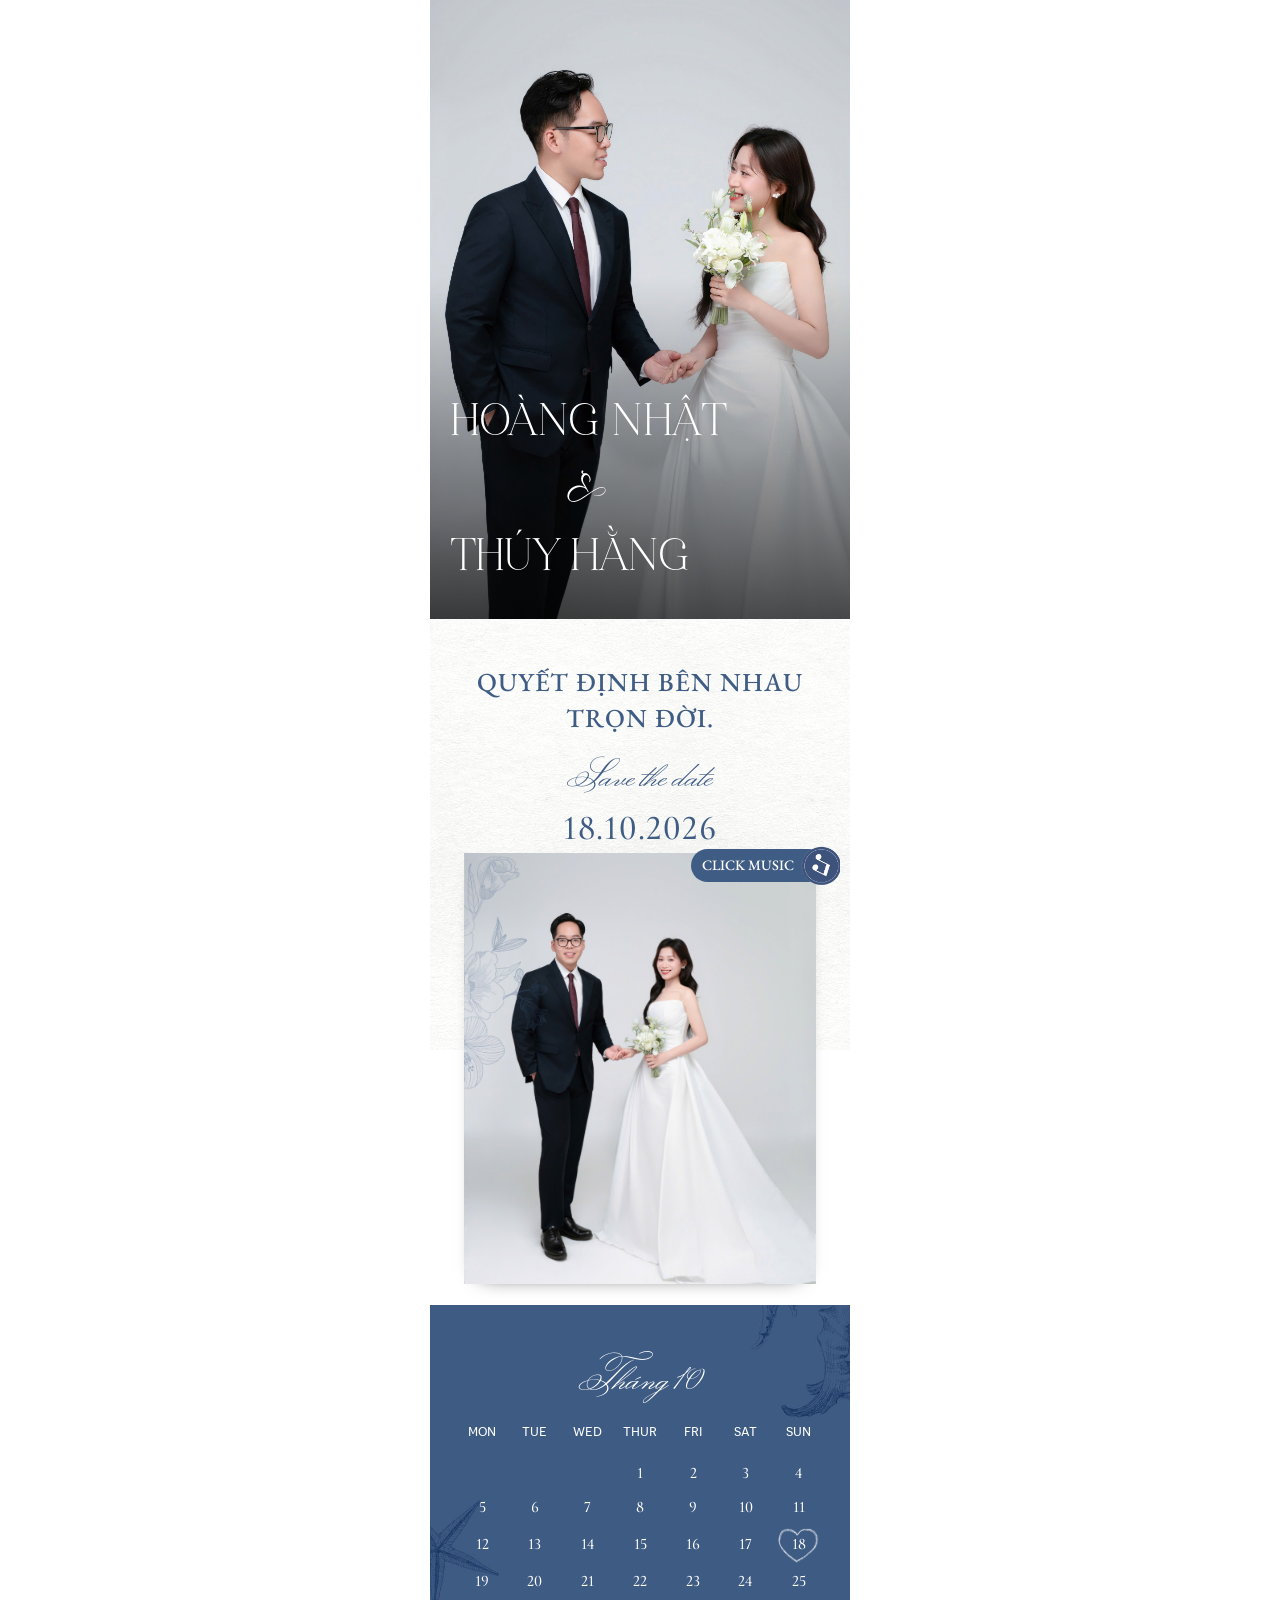
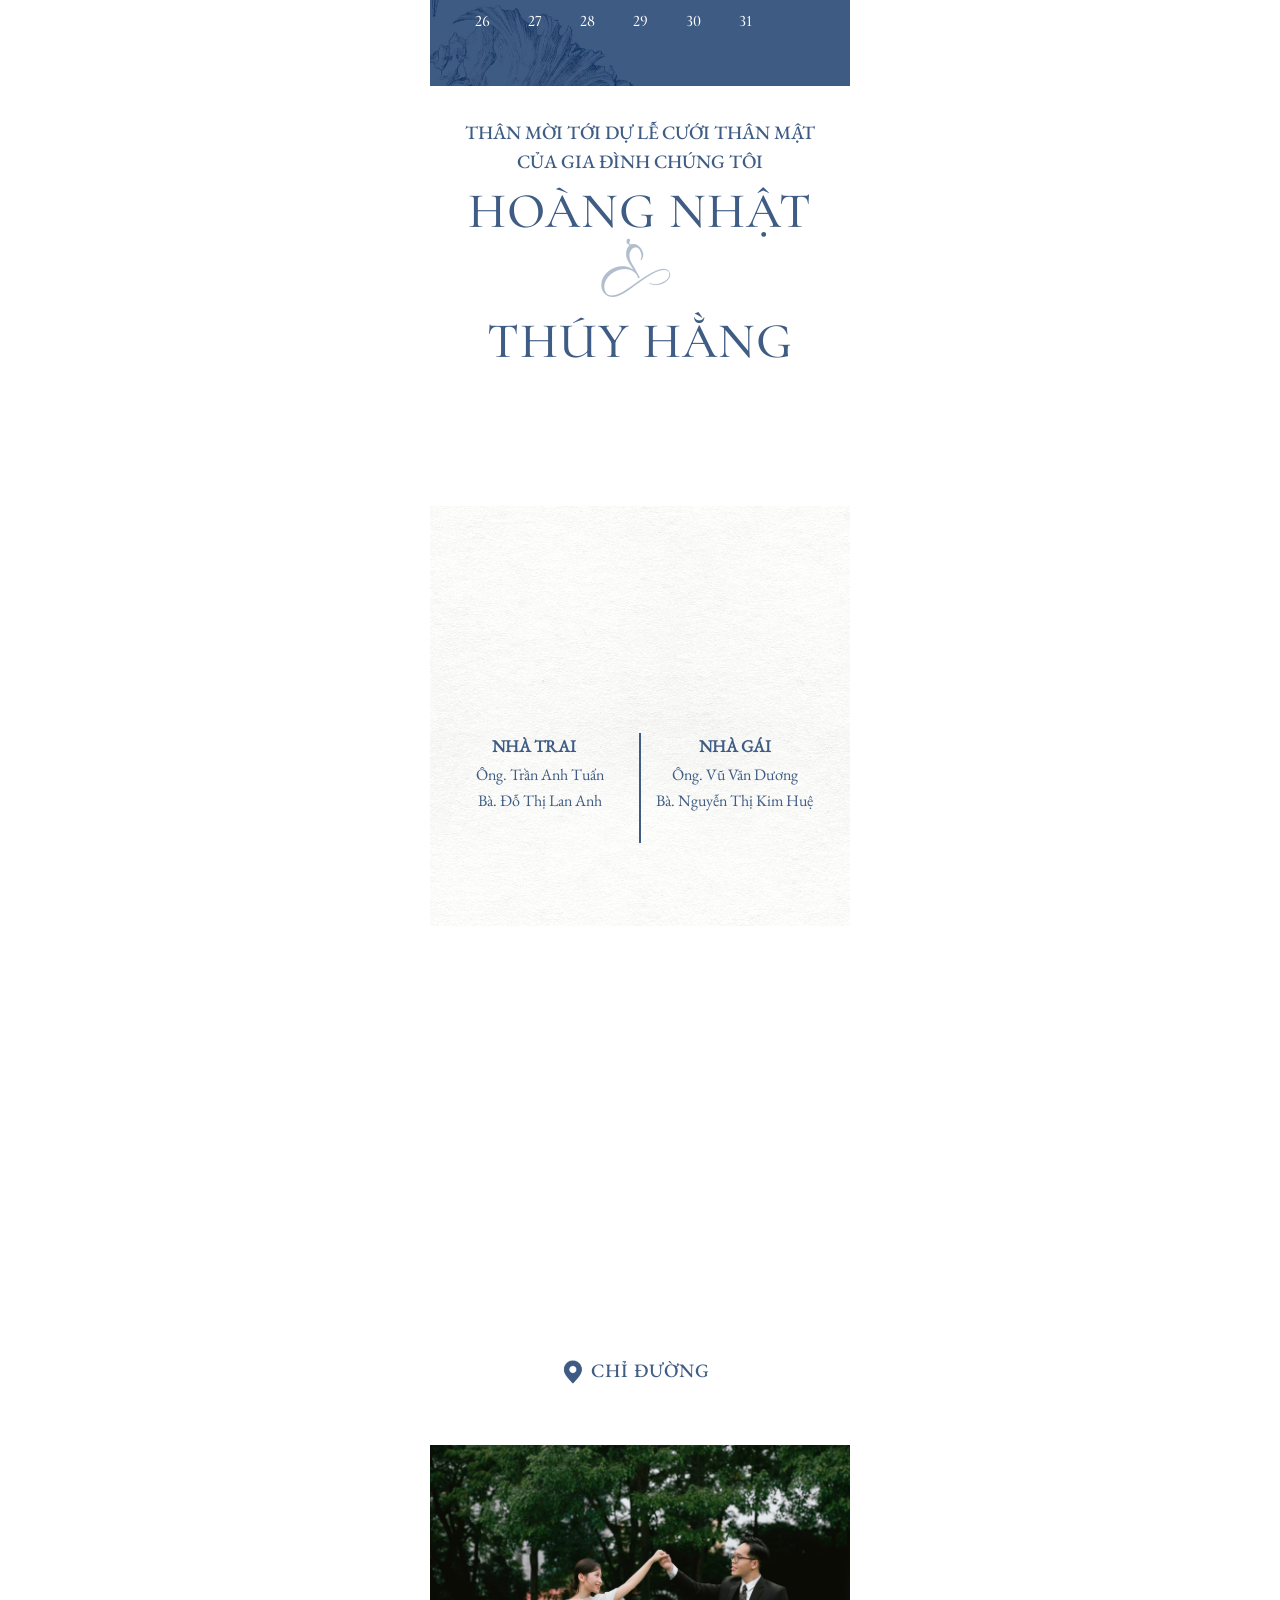
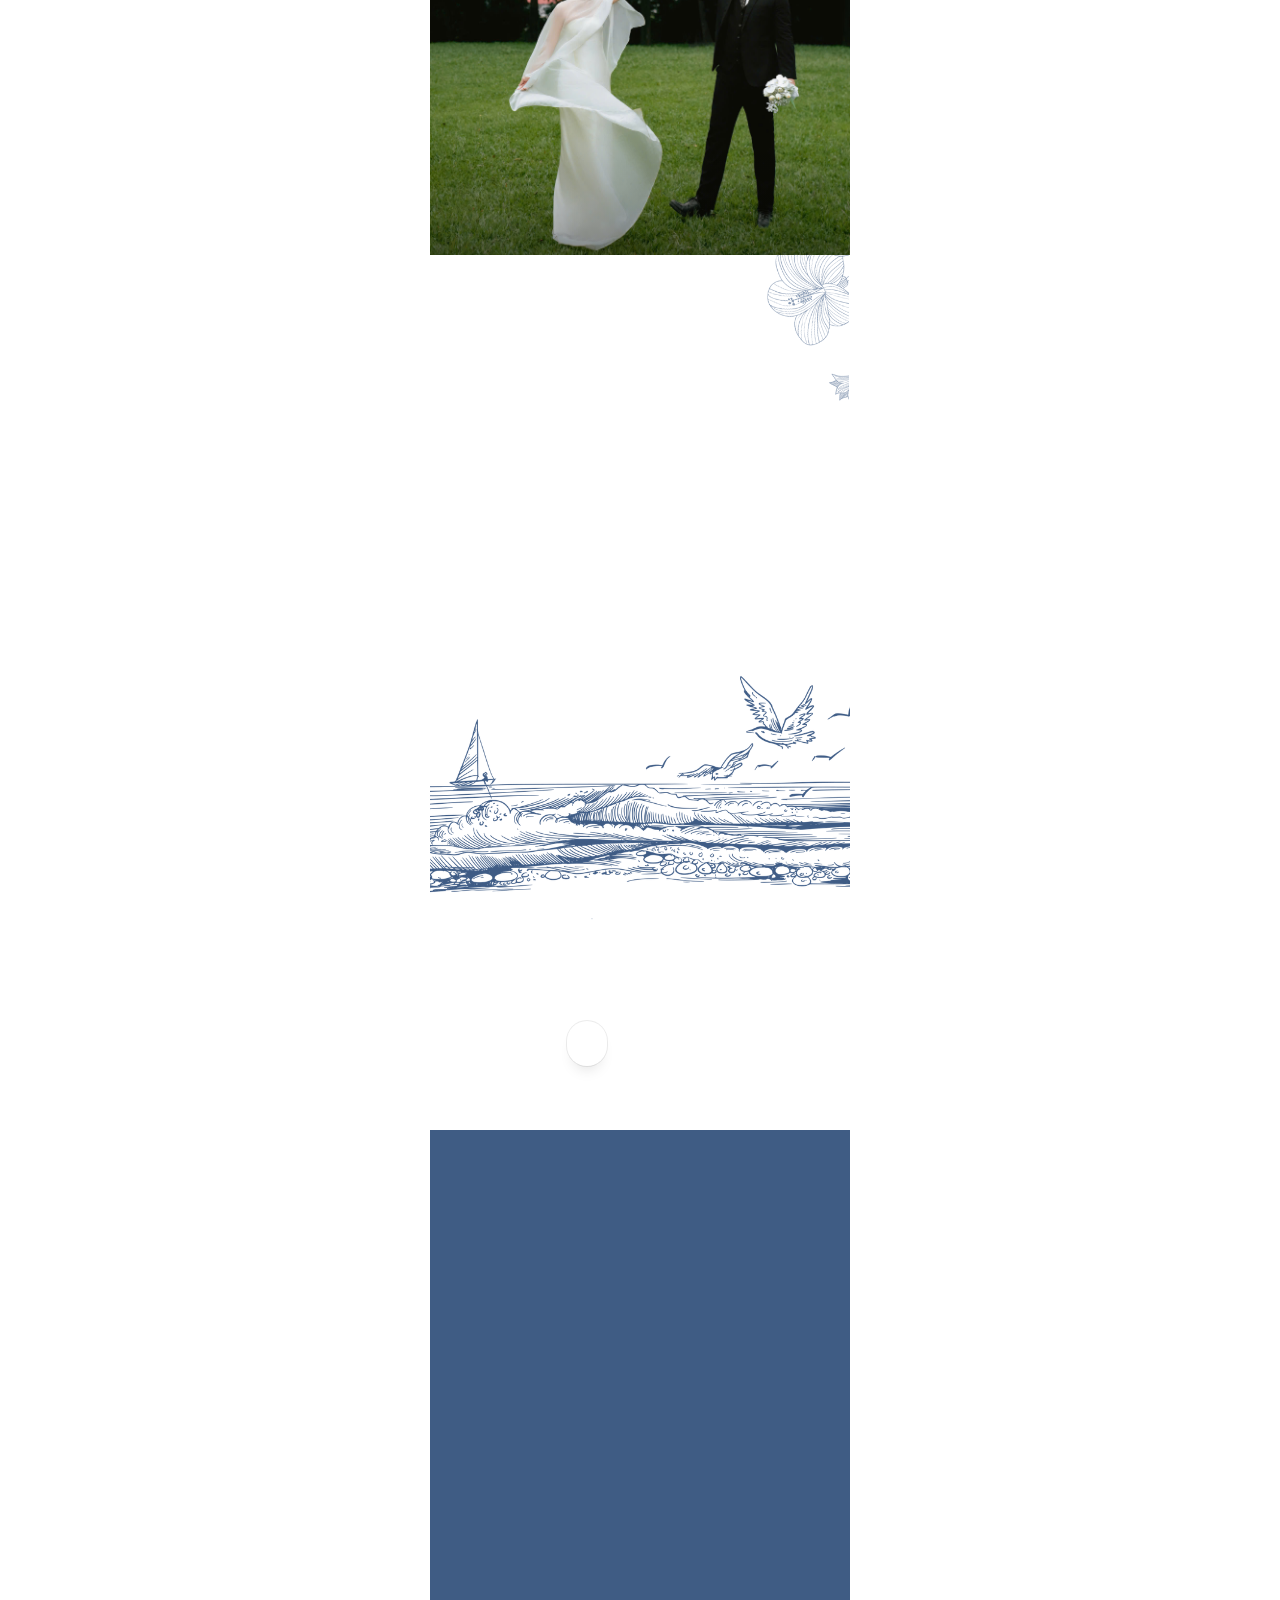
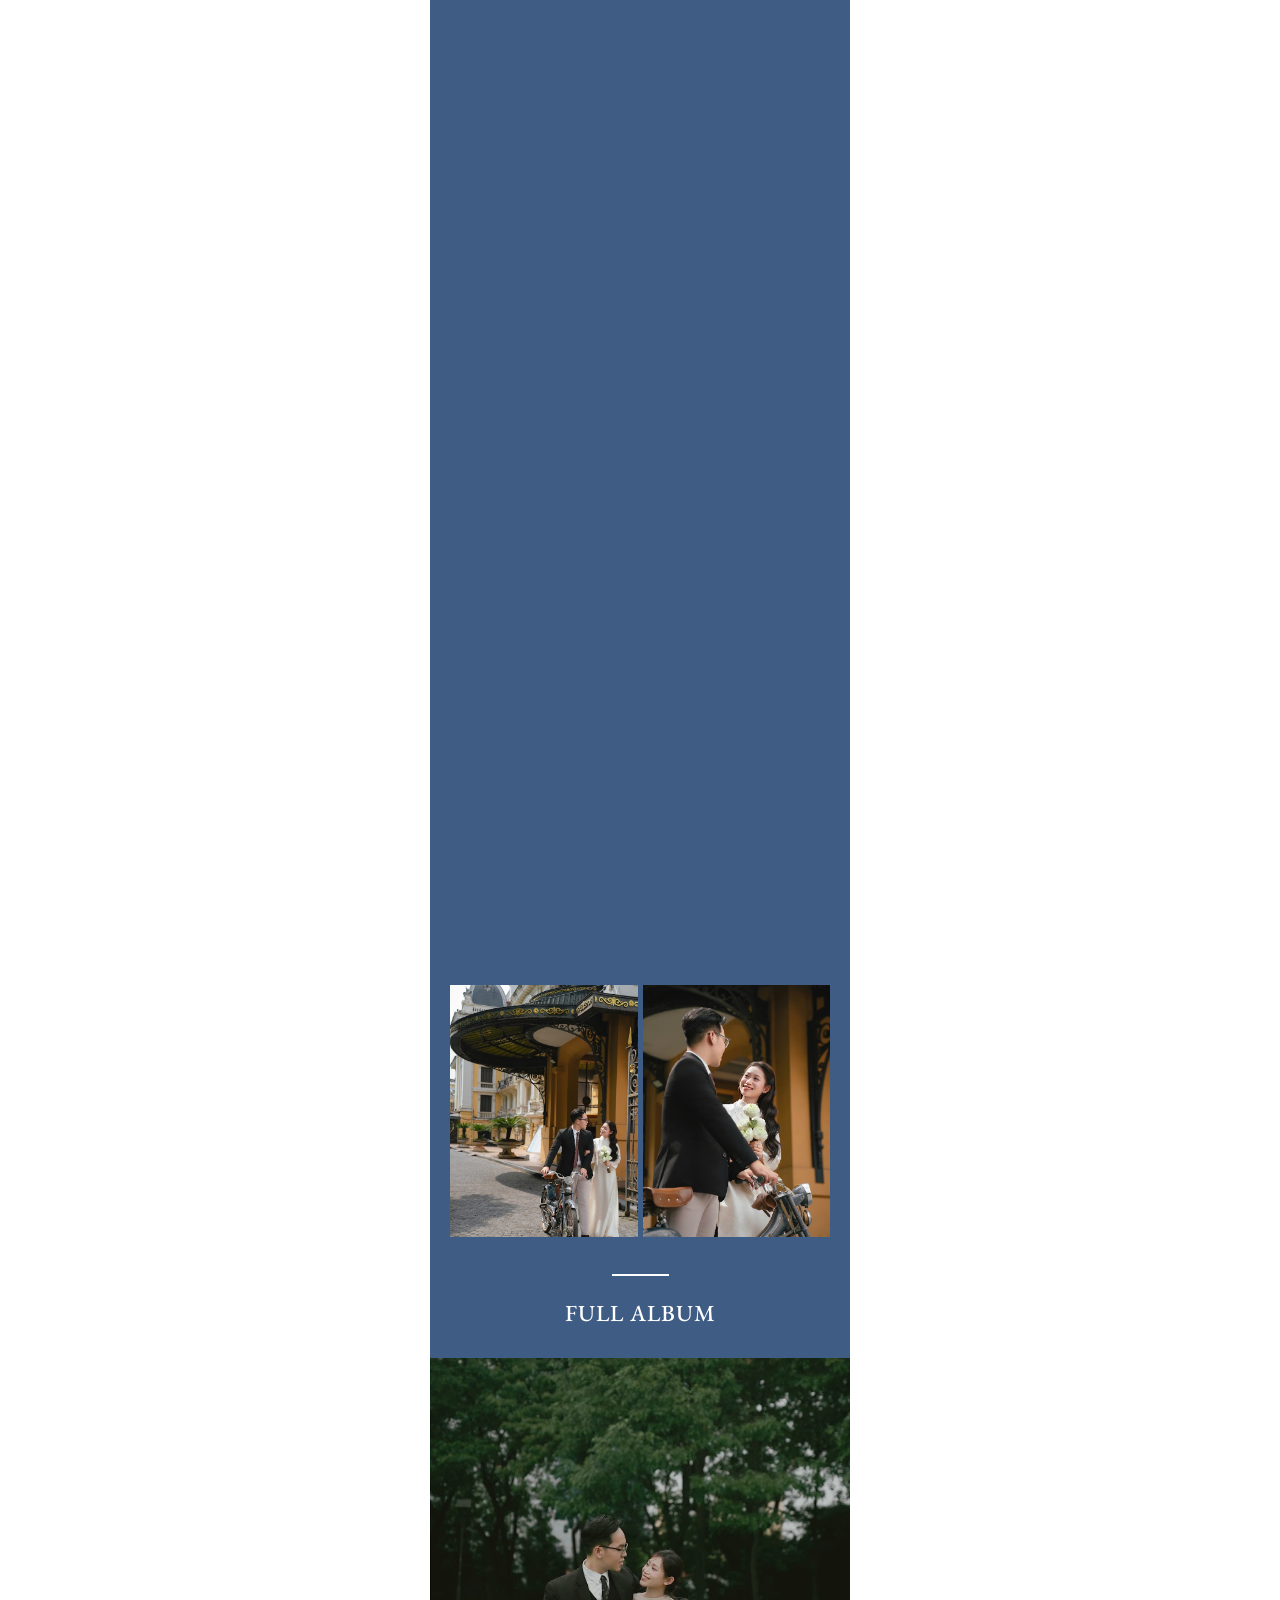
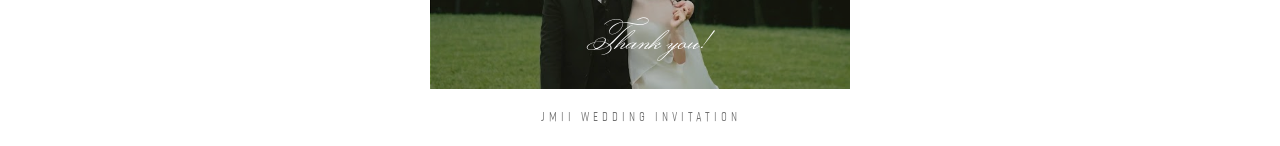
<file: nhatrai.html>
<!DOCTYPE html>
<html lang="vi"><head><meta charset="utf-8"/><title>LỄ THÀNH HÔN - Hoàng Nhật &amp; Thúy Hằng</title>
<link rel="canonical" href="https://hoangnhatthuyhang.vercel.app/nhatrai"/>
<meta name="description" content="Trân trọng kính mời quý khách tới dự bữa cơm thân mật chung vui cùng gia đình Nhà Trai chúng tôi vào lúc 11:00 ngày 18.10.2026 tại Sảnh 5 - Tiệc cưới Mipec Tây Sơn"/>
<meta property="og:type" content="website"/>
<meta property="og:url" content="https://hoangnhatthuyhang.vercel.app/nhatrai"/>
<meta property="og:title" content="LỄ THÀNH HÔN - Chú rể HOÀNG NHẬT & Cô dâu THÚY HẰNG"/>
<meta property="og:description" content="Trân trọng kính mời quý khách tới dự bữa cơm thân mật chung vui cùng gia đình Nhà Trai chúng tôi vào lúc 11:00 ngày 18.10.2026 tại Sảnh 5 - Tiệc cưới Mipec Tây Sơn"/>
<meta property="og:image" content="https://hoangnhatthuyhang.vercel.app/images/og_nhatrai.jpg"/>
<meta property="og:image:secure_url" content="https://hoangnhatthuyhang.vercel.app/images/og_nhatrai.jpg"/>
<meta property="og:image:type" content="image/jpeg"/>
<meta property="og:image:width" content="1200"/>
<meta property="og:image:height" content="630"/>
<meta property="og:image:alt" content="LỄ THÀNH HÔN - Chú rể HOÀNG NHẬT & Cô dâu THÚY HẰNG"/>
<meta property="og:site_name" content="Thiệp Cưới Online - HOÀNG NHẬT &amp; THÚY HẰNG"/>
<meta name="twitter:card" content="summary_large_image"/>
<meta name="twitter:url" content="https://hoangnhatthuyhang.vercel.app/nhatrai"/>
<meta name="twitter:title" content="LỄ THÀNH HÔN - Chú rể HOÀNG NHẬT & Cô dâu THÚY HẰNG"/>
<meta name="twitter:description" content="Trân trọng kính mời quý khách tới dự bữa cơm thân mật chung vui cùng gia đình Nhà Trai chúng tôi vào lúc 11:00 ngày 18.10.2026 tại Sảnh 5 - Tiệc cưới Mipec Tây Sơn"/>
<meta name="twitter:image" content="https://hoangnhatthuyhang.vercel.app/images/og_nhatrai.jpg"/>
<meta name="msapplication-TileImage" content="https://hoangnhatthuyhang.vercel.app/images/untitled-1-20250323102909-q2zbh.png"/><meta content="no-cache" http-equiv="Cache-Control"/><meta content="IE=edge" http-equiv="X-UA-Compatible"/><meta content="-1" http-equiv="Expires"/><meta content="" name="keywords"/><meta content="width=device-width, initial-scale=1" name="viewport"/><script type="text/javascript">window.ladi_viewport=function(b){var a=document;b=b?b:'innerWidth';var c=window[b];var d=true;if(typeof window.ladi_is_desktop=="undefined"||window.ladi_is_desktop==undefined){window.ladi_is_desktop=!d;}var e=960;var f=420;var g='';if(!d){g="width="+e+",user-scalable=no,initial-scale=1.0";}else{var h=1;var i=f;if(i!=c){h=c / i;}g="width="+i+",user-scalable=no,initial-scale="+h+",minimum-scale="+h+",maximum-scale="+h;}var j=a.getElementById("viewport");if(!j){j=a.createElement("meta");j.id="viewport";j.name="viewport";a.head.appendChild(j);}j.setAttribute("content",g);};window.ladi_viewport();window.ladi_fbq_data = [];window.ladi_fbq = function () {window.ladi_fbq_data.push(arguments);};window.ladi_ttq_data = [];window.ladi_ttq = function () {window.ladi_ttq_data.push(arguments);};</script><meta content="telephone=no" name="format-detection"/><link href="images/untitled-1-20250323102909-q2zbh.png" rel="icon" type="image/x-icon"/><link href="images/untitled-1-20250323102909-q2zbh.png" rel="shortcut icon"/><link href="images/untitled-1-20250323102909-q2zbh.png" rel="apple-touch-icon"/><link href="images/untitled-1-20250323102909-q2zbh.png" rel="apple-touch-icon-precomposed"/><meta content="days" name="revisit-after"/><link rel="dns-prefetch"/><link crossorigin="" href="https://fonts.googleapis.com/" rel="preconnect"/><link crossorigin="" href="https://fonts.gstatic.com/" rel="preconnect"/><link crossorigin="" href="https://w.ladicdn.com/" rel="preconnect"/><link crossorigin="" href="https://s.ladicdn.com/" rel="preconnect"/><link crossorigin="" href="https://api1.ldpform.com/" rel="preconnect"/><link crossorigin="" href="https://a.ladipage.com/" rel="preconnect"/><link crossorigin="" href="https://api.sales.ldpform.net/" rel="preconnect"/><link as="style" href="css/google_fonts.css" onload="this.onload = null; this.rel = 'stylesheet';" rel="preload"/><link as="script" href="js/ladipagev3.min.js" rel="preload"/><style id="style_ladi" type="text/css">a,abbr,acronym,address,applet,article,aside,audio,b,big,blockquote,body,button,canvas,caption,center,cite,code,dd,del,details,dfn,div,dl,dt,em,embed,fieldset,figcaption,figure,footer,form,h1,h2,h3,h4,h5,h6,header,hgroup,html,i,iframe,img,input,ins,kbd,label,legend,li,mark,menu,nav,object,ol,output,p,pre,q,ruby,s,samp,section,select,small,span,strike,strong,sub,summary,sup,table,tbody,td,textarea,tfoot,th,thead,time,tr,tt,u,ul,var,video{margin:0;padding:0;border:0;outline:0;font-size:100%;font:inherit;vertical-align:baseline;box-sizing:border-box;-webkit-font-smoothing:antialiased;-moz-osx-font-smoothing:grayscale}article,aside,details,figcaption,figure,footer,header,hgroup,menu,nav,section{display:block}body{line-height:1}a{text-decoration:none}ol,ul{list-style:none}blockquote,q{quotes:none}blockquote:after,blockquote:before,q:after,q:before{content:'';content:none}table{border-collapse:collapse;border-spacing:0}.ladi-loading{z-index:900000000000;position:fixed;width:100%;height:100%;top:0;left:0;background-color:rgba(0,0,0,.1)}.ladi-loading .loading{width:80px;height:80px;top:0;left:0;bottom:0;right:0;margin:auto;overflow:hidden;position:absolute}.ladi-loading .loading div{position:absolute;width:6px;height:6px;background:#fff;border-radius:50%;animation:ladi-loading 1.2s linear infinite}.ladi-loading .loading div:nth-child(1){animation-delay:0s;top:37px;left:66px}.ladi-loading .loading div:nth-child(2){animation-delay:-.1s;top:22px;left:62px}.ladi-loading .loading div:nth-child(3){animation-delay:-.2s;top:11px;left:52px}.ladi-loading .loading div:nth-child(4){animation-delay:-.3s;top:7px;left:37px}.ladi-loading .loading div:nth-child(5){animation-delay:-.4s;top:11px;left:22px}.ladi-loading .loading div:nth-child(6){animation-delay:-.5s;top:22px;left:11px}.ladi-loading .loading div:nth-child(7){animation-delay:-.6s;top:37px;left:7px}.ladi-loading .loading div:nth-child(8){animation-delay:-.7s;top:52px;left:11px}.ladi-loading .loading div:nth-child(9){animation-delay:-.8s;top:62px;left:22px}.ladi-loading .loading div:nth-child(10){animation-delay:-.9s;top:66px;left:37px}.ladi-loading .loading div:nth-child(11){animation-delay:-1s;top:62px;left:52px}.ladi-loading .loading div:nth-child(12){animation-delay:-1.1s;top:52px;left:62px}@keyframes ladi-loading{0%,100%,20%,80%{transform:scale(1)}50%{transform:scale(1.5)}}.ladipage-message{position:fixed;width:100%;height:100%;top:0;left:0;z-index:10000000000;background:rgba(0,0,0,.3)}.ladipage-message .ladipage-message-box{width:400px;max-width:calc(100% - 50px);height:160px;border:1px solid rgba(0,0,0,.3);background-color:#fff;position:fixed;top:calc(50% - 155px);left:0;right:0;margin:auto;border-radius:10px}.ladipage-message .ladipage-message-box span{display:block;background-color:rgba(6,21,40,.05);color:#000;padding:12px 15px;font-weight:600;font-size:16px;line-height:16px;border-top-left-radius:10px;border-top-right-radius:10px}.ladipage-message .ladipage-message-box .ladipage-message-text{display:-webkit-box;font-size:14px;padding:0 20px;margin-top:16px;line-height:20px;-webkit-line-clamp:3;-webkit-box-orient:vertical;overflow:hidden;text-overflow:ellipsis;word-break:break-word}.ladipage-message .ladipage-message-box .ladipage-message-close{display:block;position:absolute;right:15px;bottom:10px;margin:0 auto;padding:10px 0;border:none;width:80px;text-transform:uppercase;text-align:center;color:#000;background-color:#e6e6e6;border-radius:5px;text-decoration:none;font-size:14px;line-height:14px;font-weight:600;cursor:pointer;outline:0}.lightbox-screen{display:none;position:fixed;width:100%;height:100%;top:0;left:0;bottom:0;right:0;margin:auto;z-index:9000000080;background:rgba(0,0,0,.5)}.lightbox-screen .lightbox-close{position:absolute;z-index:9000000090;cursor:pointer}.lightbox-screen .lightbox-hidden{display:none}.lightbox-screen .lightbox-close{width:16px;height:16px;margin:10px;background-repeat:no-repeat;background-position:center center;background-image:url("data:image/svg+xml;utf8, %3Csvg%20width%3D%2224%22%20height%3D%2224%22%20viewBox%3D%220%200%2024%2024%22%20xmlns%3D%22http%3A%2F%2Fwww.w3.org%2F2000%2Fsvg%22%20fill%3D%22%23fff%22%3E%3Cpath%20fill-rule%3D%22evenodd%22%20clip-rule%3D%22evenodd%22%20d%3D%22M23.4144%202.00015L2.00015%2023.4144L0.585938%2022.0002L22.0002%200.585938L23.4144%202.00015Z%22%3E%3C%2Fpath%3E%3Cpath%20fill-rule%3D%22evenodd%22%20clip-rule%3D%22evenodd%22%20d%3D%22M2.00015%200.585938L23.4144%2022.0002L22.0002%2023.4144L0.585938%202.00015L2.00015%200.585938Z%22%3E%3C%2Fpath%3E%3C%2Fsvg%3E")}*{-webkit-tap-highlight-color:#fff0}body{font-size:12px;-ms-text-size-adjust:none;-moz-text-size-adjust:none;-o-text-size-adjust:none;-webkit-text-size-adjust:none;background-color:#fff}.overflow-hidden{overflow:hidden}.ladi-transition{transition:all 150ms linear 0s}.z-index-1{z-index:1}.opacity-0{opacity:0}.height-0{height:0!important}.pointer-events-none{pointer-events:none}.transition-parent-collapse-height{transition:height 150ms linear 0s}.transition-parent-collapse-top{transition:top 150ms linear 0s}.transition-readmore{transition:height 350ms linear 0s}.transition-collapse{transition:height 150ms linear 0s}body.grab{cursor:grab}.ladi-wraper{width:100%;min-height:100%;overflow:hidden;touch-action:manipulation}.ladi-container{position:relative;margin:0 auto;height:100%}.ladi-overlay{position:absolute;top:0;left:0;height:100%;width:100%;pointer-events:none}.ladi-element{position:absolute}@media (hover: hover) {.ladi-check-hover {opacity: 0;}}.ladi-section {margin: 0 auto;position: relative;}.ladi-section[data-tab-id]{display: none;}.ladi-section.selected[data-tab-id]{display: block;}.ladi-section .ladi-section-background {position: absolute;width: 100%;height: 100%;top: 0;left: 0;pointer-events: none;overflow: hidden;}.ladi-box {position: absolute;width: 100%;height: 100%;overflow: hidden;}#SECTION_POPUP .ladi-container {z-index: 90000070;}#SECTION_POPUP .ladi-container > .ladi-element {z-index: 90000070;position: fixed;display: none;}#SECTION_POPUP .ladi-container > .ladi-element[data-fixed-close="true"] {position: relative !important;}#SECTION_POPUP .ladi-container > .ladi-element.hide-visibility {display: block !important;visibility: hidden !important;}#SECTION_POPUP .popup-close {position: absolute;right: 0px;top: 0px;z-index: 9000000080;cursor: pointer;width: 16px;height: 16px;margin: 10px;background-repeat: no-repeat;background-position: center center;background-image: url("data:image/svg+xml;utf8, %3Csvg%20width%3D%2224%22%20height%3D%2224%22%20viewBox%3D%220%200%2024%2024%22%20xmlns%3D%22http%3A%2F%2Fwww.w3.org%2F2000%2Fsvg%22%20fill%3D%22%23000%22%3E%3Cpath%20fill-rule%3D%22evenodd%22%20clip-rule%3D%22evenodd%22%20d%3D%22M23.4144%202.00015L2.00015%2023.4144L0.585938%2022.0002L22.0002%200.585938L23.4144%202.00015Z%22%3E%3C%2Fpath%3E%3Cpath%20fill-rule%3D%22evenodd%22%20clip-rule%3D%22evenodd%22%20d%3D%22M2.00015%200.585938L23.4144%2022.0002L22.0002%2023.4144L0.585938%202.00015L2.00015%200.585938Z%22%3E%3C%2Fpath%3E%3C%2Fsvg%3E");}.ladi-popup {position: absolute;width: 100%;height: 100%;}.ladi-popup .ladi-popup-background {height: 100%;width: 100%;pointer-events: none;}.ladi-countdown {position: absolute;width: 100%;height: 100%;display: flex;}.ladi-countdown .ladi-countdown-background {position: absolute;width: 100%;height: 100%;top: 0;left: 0;background-size: inherit;background-attachment: inherit;background-origin: inherit;display: table;pointer-events: none;}.ladi-countdown .ladi-countdown-text {position: absolute;width: 100%;height: 100%;text-decoration: inherit;display: table;pointer-events: none;}.ladi-countdown .ladi-countdown-text span {display: table-cell;vertical-align: middle;}.ladi-countdown > .ladi-element {text-decoration: inherit;background-size: inherit;background-attachment: inherit;background-origin: inherit;position: relative;display: inline-block;}.ladi-countdown > .ladi-element:last-child {margin-right: 0px !important;}.ladi-button{position:absolute;width:100%;height:100%;overflow:hidden}.ladi-button:active{transform:translateY(2px);transition:transform .2s linear}.ladi-button .ladi-button-background{height:100%;width:100%;pointer-events:none;transition:inherit}.ladi-button>.ladi-button-headline,.ladi-button>.ladi-button-shape{width:100%!important;height:100%!important;top:0!important;left:0!important;display:table;user-select:none;-webkit-user-select:none;-moz-user-select:none;-ms-user-select:none}.ladi-button>.ladi-button-shape .ladi-shape{margin:auto;top:0;bottom:0}.ladi-button>.ladi-button-headline .ladi-headline{display:table-cell;vertical-align:middle}.ladi-checkout-product-cart-icon .ladi-cart-number{position:absolute;top:-2px;right:-7px;background:#f36e36;text-align:center;min-width:18px;min-height:18px;font-size:12px;font-weight:700;color:#fff;border-radius:100%;z-index:90000000;padding:3px 4px}.ladi-checkout-product-add-to-cart .ladi-button .loading-dots{width:100%;height:100%;top:0;left:0;position:absolute;display:flex;align-items:center;justify-content:center}.ladi-checkout-product-add-to-cart .ladi-button .loading-dots p{display:inline-block;font-size:32px;line-height:1;animation:.6s infinite loading}.ladi-checkout-product-add-to-cart .ladi-button .loading-dots p:first-child{animation-delay:0s}.ladi-checkout-product-add-to-cart .ladi-button .loading-dots p:nth-child(2){animation-delay:.2s}.ladi-checkout-product-add-to-cart .ladi-button .loading-dots p:nth-child(3){animation-delay:.4s}@keyframes loading{0%,100%{opacity:0}50%{opacity:1}}.ladi-form .ladi-form-checkout-bump-offer-check.multiple.checked:before,.ladi-form .ladi-form-checkout-payment-check.multiple.checked:before{--url:url("data:image/svg+xml,%0A%3Csvg%20width%3D%2224%22%20height%3D%2224%22%20viewBox%3D%220%200%2024%2024%22%20fill%3D%22none%22%20xmlns%3D%22http%3A%2F%2Fwww.w3.org%2F2000%2Fsvg%22%3E%0A%3Cpath%20d%3D%22M18.71%207.20998C18.617%207.11625%2018.5064%207.04186%2018.3846%206.99109C18.2627%206.94032%2018.132%206.91418%2018%206.91418C17.868%206.91418%2017.7373%206.94032%2017.6154%206.99109C17.4936%207.04186%2017.383%207.11625%2017.29%207.20998L9.84%2014.67L6.71%2011.53C6.61348%2011.4367%206.49954%2011.3634%206.37468%2011.3142C6.24983%2011.265%206.1165%2011.2409%205.98232%2011.2432C5.84814%2011.2455%205.71573%2011.2743%205.59265%2011.3278C5.46957%2011.3812%205.35824%2011.4585%205.265%2011.555C5.17176%2011.6515%205.09845%2011.7654%205.04924%2011.8903C5.00004%2012.0152%204.97591%2012.1485%204.97823%2012.2827C4.98055%2012.4168%205.00928%2012.5492%205.06277%2012.6723C5.11627%2012.7954%205.19348%2012.9067%205.29%2013L9.13%2016.84C9.22296%2016.9337%209.33356%2017.0081%209.45542%2017.0589C9.57728%2017.1096%209.70799%2017.1358%209.84%2017.1358C9.97201%2017.1358%2010.1027%2017.1096%2010.2246%2017.0589C10.3464%2017.0081%2010.457%2016.9337%2010.55%2016.84L18.71%208.67998C18.8115%208.58634%2018.8925%208.47269%2018.9479%208.34619C19.0033%208.21969%2019.0319%208.08308%2019.0319%207.94498C19.0319%207.80688%2019.0033%207.67028%2018.9479%207.54378C18.8925%207.41728%2018.8115%207.30363%2018.71%207.20998Z%22%20fill%3D%22%231852FA%22%2F%3E%0A%3C%2Fsvg%3E%0A");pointer-events:none;top:-1px;left:-1px;transform:none}.ladi-form,.ladi-form .ladi-form-item-container{position:absolute;width:100%;height:100%}.ladi-form>.ladi-element,.ladi-form>.ladi-element .ladi-form-item-container,.ladi-form>.ladi-element .ladi-form-item-container .ladi-form-item .ladi-form-checkbox-item span[data-checked=true],.ladi-form>.ladi-element .ladi-form-item-container .ladi-form-item .ladi-form-control:not(.ladi-form-control-select){text-transform:inherit;text-decoration:inherit;text-align:inherit;letter-spacing:inherit;color:inherit;background-size:inherit;background-attachment:inherit;background-origin:inherit}.ladi-form .ladi-button>.ladi-button-headline{color:initial;font-size:initial;font-weight:initial;text-transform:initial;text-decoration:initial;font-style:initial;text-align:initial;letter-spacing:initial;line-height:initial}.ladi-form [data-form-checkout-item=bump_offer] .ladi-form-item,.ladi-form>[data-quantity=true] .ladi-form-item-container{overflow:hidden}.ladi-form>.ladi-element .ladi-form-item-container .ladi-form-item{text-transform:inherit;text-decoration:inherit;text-align:inherit;letter-spacing:inherit;color:inherit}.ladi-form>.ladi-element .ladi-form-item-container .ladi-form-item-background{background-size:inherit;background-attachment:inherit;background-origin:inherit}.ladi-form>.ladi-element .ladi-form-item-container .ladi-form-item .ladi-form-control-select{-webkit-appearance:none;-moz-appearance:none;appearance:none;background-size:9px 6px!important;background-position:right .5rem center;background-repeat:no-repeat;padding-right:24px;text-transform:inherit;text-align:inherit;letter-spacing:inherit;color:inherit;background-size:inherit;background-attachment:inherit;background-origin:inherit}.ladi-form>.ladi-element .ladi-form-item-container .ladi-form-item .ladi-form-checkbox-item,.ladi-form>.ladi-element .ladi-form-item-container .ladi-form-item .ladi-form-checkbox-item span[data-checked=false]{text-transform:inherit;text-align:inherit;letter-spacing:inherit;background-size:inherit;background-attachment:inherit;background-origin:inherit;color:inherit}.ladi-form>.ladi-element .ladi-form-item-container .ladi-form-item .ladi-form-control-select-2{width:calc(100% / 2 - 5px);max-width:calc(100% / 2 - 5px);min-width:calc(100% / 2 - 5px)}.ladi-form>.ladi-element .ladi-form-item-container .ladi-form-item .ladi-form-control-select-2:nth-child(3),.ladi-form>.ladi-element .ladi-form-item-container .ladi-form-item .ladi-form-control-select-3:nth-child(3),.ladi-form>.ladi-element .ladi-form-item-container .ladi-form-item .ladi-form-control-select-3:nth-child(4){margin-left:7.5px}.ladi-form>.ladi-element .ladi-form-item-container .ladi-form-item .ladi-form-control-select-3{width:calc(100% / 3 - 5px);max-width:calc(100% / 3 - 5px);min-width:calc(100% / 3 - 5px)}.ladi-form>.ladi-element .ladi-form-item-container .ladi-form-item .ladi-form-control-select option{color:initial}.ladi-form>.ladi-element .ladi-form-item-container .ladi-form-item .ladi-form-control-select:not([data-selected=""]){text-decoration:inherit}.ladi-form>.ladi-element .ladi-form-item-container .ladi-form-item .ladi-form-checkbox-item{text-decoration:inherit;vertical-align:middle}.ladi-form>.ladi-element .ladi-form-item-container .ladi-form-item .ladi-form-checkbox-box-item{display:inline-block;width:fit-content}.ladi-form>.ladi-element .ladi-form-item-container .ladi-form-item .ladi-form-checkbox-item span{user-select:none;-webkit-user-select:none;-moz-user-select:none;-ms-user-select:none}.ladi-form .ladi-form-item-title-value{font-weight:700;word-break:break-word}.ladi-form .ladi-form-label-container{position:relative;width:100%}.ladi-form .ladi-form-control-file{background-repeat:no-repeat;background-position:calc(100% - 5px) center}.ladi-form .ladi-form-label-container .ladi-form-label-item{display:inline-block;cursor:pointer;position:relative;border-radius:0!important;user-select:none;-webkit-user-select:none;-moz-user-select:none;-ms-user-select:none}.ladi-form .ladi-form-label-container .ladi-form-label-item.image{background-size:cover;background-repeat:no-repeat;background-position:center}.ladi-form .ladi-form-label-container .ladi-form-label-item.no-value{display:none!important}.ladi-form .ladi-form-label-container .ladi-form-label-item.text.disabled{opacity:.35}.ladi-form .ladi-form-label-container .ladi-form-label-item.image.disabled{opacity:.2}.ladi-form .ladi-form-label-container .ladi-form-label-item.color.disabled{opacity:.15}.ladi-form .ladi-form-label-container .ladi-form-label-item.selected:before{content:'';width:0;height:0;bottom:-1px;right:-1px;position:absolute;border-width:0 0 15px 15px;border-color:transparent;border-style:solid}.ladi-form .ladi-form-label-container .ladi-form-label-item.selected:after{content:'';background-image:url("data:image/svg+xml;utf8,%3Csvg xmlns='http://www.w3.org/2000/svg' enable-background='new 0 0 12 12' viewBox='0 0 12 12' x='0' fill='%23fff' y='0'%3E%3Cg%3E%3Cpath d='m5.2 10.9c-.2 0-.5-.1-.7-.2l-4.2-3.7c-.4-.4-.5-1-.1-1.4s1-.5 1.4-.1l3.4 3 5.1-7c .3-.4 1-.5 1.4-.2s.5 1 .2 1.4l-5.7 7.9c-.2.2-.4.4-.7.4 0-.1 0-.1-.1-.1z'%3E%3C/path%3E%3C/g%3E%3C/svg%3E");background-repeat:no-repeat;background-position:bottom right;width:7px;height:7px;bottom:0;right:0;position:absolute}.ladi-form .ladi-form-item{width:100%;height:100%;position:absolute}.ladi-form .ladi-form-item-background{position:absolute;width:100%;height:100%;top:0;left:0;pointer-events:none}.ladi-form .ladi-form-item.ladi-form-checkbox{height:auto;padding:0 5px}.ladi-form .ladi-form-item .ladi-form-control{background-color:transparent;min-width:100%;min-height:100%;max-width:100%;max-height:100%;width:100%;height:100%;padding:0 5px;color:inherit;font-size:inherit;border:none}.ladi-form .ladi-form-item.ladi-form-checkbox.ladi-form-checkbox-vertical .ladi-form-checkbox-item{margin-top:0!important;margin-left:0!important;margin-right:0!important;display:flex;align-items:center;border:none}.ladi-form .ladi-form-item.ladi-form-checkbox.ladi-form-checkbox-horizontal .ladi-form-checkbox-item{margin-top:0!important;margin-left:0!important;margin-right:10px!important;display:inline-flex;align-items:center;border:none;position:relative}.ladi-form .ladi-form-item.ladi-form-checkbox .ladi-form-checkbox-item input{margin-right:5px;display:block}.ladi-form .ladi-form-item.ladi-form-checkbox .ladi-form-checkbox-item span{cursor:default;word-break:break-word}.ladi-form .ladi-form-item textarea.ladi-form-control{resize:none;padding:5px}.ladi-form .ladi-button{cursor:pointer}.ladi-form .ladi-button .ladi-headline{cursor:pointer;user-select:none}.ladi-form .ladi-element .ladi-form-otp::-webkit-inner-spin-button,.ladi-form .ladi-element .ladi-form-otp::-webkit-outer-spin-button{-webkit-appearance:none;margin:0}.ladi-form .ladi-element .ladi-form-item .button-get-code{display:none;position:absolute;right:0;top:0;bottom:0;margin:auto 0;line-height:initial;padding:5px 10px;height:max-content;cursor:pointer;user-select:none;-webkit-user-select:none;-moz-user-select:none;-ms-user-select:none}.ladi-form .ladi-element .ladi-form-item .button-get-code.hide-visibility{display:block!important;visibility:hidden!important}.ladi-form .ladi-form-checkout-bump-offer-product.option-2,.ladi-form .ladi-form-item.otp-resend .button-get-code,.ladi-form [data-form-checkout-item=payment] .ladi-form-checkout-payment-content div>span{display:block}.ladi-form .ladi-form-item.otp-countdown:before{content:attr(data-countdown-time) "s";position:absolute;top:0;bottom:0;margin:auto 0;height:max-content;line-height:initial}.ladi-form [data-variant=true] select option[disabled]{background:#fff;color:#b8b8b8!important}.ladi-google-recaptcha-checkbox{position:absolute;display:inline-block;transform:translateY(-100%);margin-top:-5px;z-index:90000010}.ladi-element[data-form-checkout-item]{padding:0}.ladi-form .ladi-form-checkout-title{margin-bottom:8px}.ladi-form .ladi-element[data-form-checkout-item] .ladi-form-item,.ladi-form .ladi-element[data-form-checkout-item] .ladi-form-item-container{height:auto!important;position:unset!important}.ladi-form .ladi-form-checkout-box{gap:12px;display:flex;flex-flow:column;margin:8px 12px;margin-top:14px!important;padding-bottom:14px;border-left:none!important;border-right:none!important;border-top:none!important;border-radius:0!important}.ladi-form .ladi-form-checkout-box:last-child{border:none!important;padding-bottom:4px}.ladi-form .ladi-form-checkout-box:first-child,.ladi-form .ladi-form-checkout-bump-offer-product .item-product:first-child{margin-top:0}.ladi-form .ladi-form-checkout-payment-item{display:flex;flex-flow:row;gap:12px;align-items:center;--check-size:18px;--width-quantity:65px}.ladi-form .ladi-form-checkout-payment-check{--border-size:1px;width:var(--check-size);height:var(--check-size);flex:0 0 var(--check-size);border:var(--border-size) solid;border-radius:100%;display:block;position:relative}.ladi-form .ladi-form-checkout-payment-check.checked:before{content:"";width:calc(var(--check-size)/ 2);height:calc(var(--check-size)/ 2);border-radius:inherit;display:block;position:absolute;top:0;left:0;transform:translate(calc(50% - var(--border-size)),calc(50% - var(--border-size)))}.ladi-form .ladi-form-checkout-bump-offer-check.multiple,.ladi-form .ladi-form-checkout-payment-check.multiple{border-radius:4px}.ladi-form .ladi-form-checkout-payment-check.multiple.checked:before{content:"";-webkit-mask-image:var(--url);mask-image:var(--url);width:var(--check-size);height:var(--check-size);-webkit-mask-size:var(--check-size);mask-size:var(--check-size);background-color:#fff;position:absolute}.ladi-form .ladi-form-checkout-payment-content,.ladi-form .ladi-form-checkout-product-content{display:flex;flex-flow:row;--gap:10px;gap:var(--gap);align-items:center;width:calc(100% - var(--width-quantity) - var(--check-size) - var(--gap) * 2)}.ladi-form .ladi-form-checkout-payment-content img,.ladi-form .ladi-form-checkout-product-content img{width:36px;max-height:36px;border-radius:4px}.ladi-form .ladi-form-checkout-payment-content div,.ladi-form .ladi-form-checkout-product-content div{display:flex;flex-flow:column}.ladi-form .ladi-form-checkout-payment-content div>span,.ladi-form .ladi-form-checkout-product-content div>span{font-size:inherit}.ladi-form .ladi-form-checkout-payment-content div>span.small,.ladi-form .ladi-form-checkout-product-content div>span.small{font-size:80%;opacity:.8}.ladi-form .ladi-form-checkout-payment-content div .price.price-compare,.ladi-form .ladi-form-checkout-product-content div .price.price-compare{display:flex;align-items:center;gap:8px;flex-direction:row!important}.ladi-form .ladi-form-checkout-payment-quantity,.ladi-form .ladi-form-checkout-product-quantity{position:relative;--icon-size:calc(var(--check-size) * 0.8)}.ladi-form .ladi-form-checkout-payment-quantity input,.ladi-form .ladi-form-checkout-product-quantity input{padding:4px calc(var(--check-size)) 4px 8px;border-radius:8px;position:relative;width:var(--width-quantity);min-height:34px;border:1px solid;background-color:transparent;top:0;left:0;display:block}.ladi-form .ladi-form-checkout-payment-quantity input::-webkit-inner-spin-button,.ladi-form .ladi-form-checkout-payment-quantity input::-webkit-outer-spin-button{-webkit-appearance:none;margin:0}.ladi-form .ladi-form-checkout-payment-quantity .up{width:var(--icon-size);height:var(--icon-size);top:-1px;right:5px;cursor:pointer;display:block;position:absolute}.ladi-form .ladi-form-checkout-payment-quantity .up:before{content:'';--url:url("data:image/svg+xml,%3Csvg%20width%3D%2216%22%20height%3D%2216%22%20viewBox%3D%220%200%2016%2016%22%20fill%3D%22none%22%20xmlns%3D%22http%3A%2F%2Fwww.w3.org%2F2000%2Fsvg%22%3E%3Cpath%20fill-rule%3D%22evenodd%22%20clip-rule%3D%22evenodd%22%20d%3D%22M3.14645%206.14645C3.34171%205.95118%203.65829%205.95118%203.85355%206.14645L8%2010.2929L12.1464%206.14645C12.3417%205.95118%2012.6583%205.95118%2012.8536%206.14645C13.0488%206.34171%2013.0488%206.65829%2012.8536%206.85355L8.35355%2011.3536C8.15829%2011.5488%207.84171%2011.5488%207.64645%2011.3536L3.14645%206.85355C2.95118%206.65829%202.95118%206.34171%203.14645%206.14645Z%22%20fill%3D%22black%22%20transform%3D%22rotate(180%208%208)%22%2F%3E%3C%2Fsvg%3E");-webkit-mask-image:var(--url);mask-image:var(--url);display:block;position:absolute;width:var(--icon-size);height:var(--icon-size);pointer-events:none;top:4px;left:2px;-webkit-mask-size:var(--icon-size);mask-size:var(--icon-size)}.ladi-form .ladi-form-checkout-payment-quantity .down{width:var(--icon-size);height:var(--icon-size);right:5px;cursor:pointer;display:block;position:absolute;bottom:3px}.ladi-form .ladi-form-checkout-payment-quantity .down:before{content:'';--url:url("data:image/svg+xml,%3Csvg%20width%3D%2216%22%20height%3D%2216%22%20viewBox%3D%220%200%2016%2016%22%20fill%3D%22none%22%20xmlns%3D%22http%3A%2F%2Fwww.w3.org%2F2000%2Fsvg%22%3E%0A%3Cpath%20fill-rule%3D%22evenodd%22%20clip-rule%3D%22evenodd%22%20d%3D%22M3.14645%206.14645C3.34171%205.95118%203.65829%205.95118%203.85355%206.14645L8%2010.2929L12.1464%206.14645C12.3417%205.95118%2012.6583%205.95118%2012.8536%206.14645C13.0488%206.34171%2013.0488%206.65829%2012.8536%206.85355L8.35355%2011.3536C8.15829%2011.5488%207.84171%2011.5488%207.64645%2011.3536L3.14645%206.85355C2.95118%206.65829%202.95118%206.34171%203.14645%206.14645Z%22%20fill%3D%22black%22%2F%3E%0A%3C%2Fsvg%3E");-webkit-mask-image:var(--url);mask-image:var(--url);display:block;position:absolute;width:var(--icon-size);height:var(--icon-size);pointer-events:none;left:2px;-webkit-mask-size:var(--icon-size);mask-size:var(--icon-size)}.ladi-form [data-form-checkout-item=payment] .ladi-form-item{display:table}.ladi-form [data-form-checkout-item=payment] .ladi-form-item .ladi-form-checkout-payment-content{width:calc(100% - 18px)}.ladi-form [data-form-checkout-item=payment] .ladi-form-item .ladi-form-checkout-payment-content div{display:table-cell;vertical-align:middle;padding:0 6px;cursor:pointer;width:100%;position:relative}.ladi-form [data-form-checkout-item=payment] .ladi-form-item .ladi-form-checkout-payment-content div.arrow:before{content:'';--url:url("data:image/svg+xml,%3Csvg%20width%3D%2216%22%20height%3D%2216%22%20viewBox%3D%220%200%2016%2016%22%20fill%3D%22none%22%20xmlns%3D%22http%3A%2F%2Fwww.w3.org%2F2000%2Fsvg%22%3E%0A%3Cpath%20fill-rule%3D%22evenodd%22%20clip-rule%3D%22evenodd%22%20d%3D%22M6.14645%203.14645C6.34171%202.95118%206.65829%202.95118%206.85355%203.14645L11.3536%207.64645C11.5488%207.84171%2011.5488%208.15829%2011.3536%208.35355L6.85355%2012.8536C6.65829%2013.0488%206.34171%2013.0488%206.14645%2012.8536C5.95118%2012.6583%205.95118%2012.3417%206.14645%2012.1464L10.2929%208L6.14645%203.85355C5.95118%203.65829%205.95118%203.34171%206.14645%203.14645Z%22%20fill%3D%22black%22%2F%3E%0A%3C%2Fsvg%3E");-webkit-mask-image:var(--url);mask-image:var(--url);position:absolute;width:20px;height:20px;top:0;right:0;bottom:0;display:block;margin:auto;-webkit-mask-size:100%;mask-size:100%}.ladi-form [data-form-checkout-item=total_price]{display:flex;flex-flow:column;gap:3px;justify-content:center}.ladi-form [data-form-checkout-item=total_price] .line{display:inline-flex;justify-content:space-between;align-items:center}.ladi-form [data-form-checkout-item=total_price] .title-number-price.big,.ladi-form [data-form-checkout-item=total_price] .title-price.big{font-weight:700;font-size:130%}.ladi-form [data-form-checkout-item=total_price] .title-number-price{font-size:115%}.ladi-form [data-form-checkout-item=total_price] .space{border-top:1px solid;margin:15px 0 10px}.ladi-form .ladi-form-checkout-bump-offer-checkbox{display:flex;flex-flow:row;gap:8px;padding:8px;margin:12px 8px 0;border-radius:8px;align-items:center;--check-size-bumpoffer:18px;--width-quantity-bumpoffer:60px}.ladi-form .ladi-form-checkout-bump-offer-checkbox.checkbox-bump-offer-1{background-color:#3c72f9;margin:0}.ladi-form .ladi-form-checkout-bump-offer-checkbox.checkbox-bump-offer-1 p{color:#fff}.ladi-form .ladi-form-checkout-bump-offer-checkbox.checkbox-bump-offer-2{background-color:#fde298;margin:12px 0 4px}.ladi-form .ladi-form-checkout-bump-offer-checkbox.checkbox-bump-offer-3{background-color:#f3f4f5;margin:8px 0 0;padding:4px 8px;width:max-content}.ladi-form .ladi-form-checkout-bump-offer-checkbox.checkbox-bump-offer-3 .ladi-form-checkout-bump-offer-check{width:12px;height:12px;flex:0 0 12px}.ladi-form .ladi-form-checkout-bump-offer-check{--border-size:1px;width:var(--check-size-bumpoffer);height:var(--check-size-bumpoffer);flex:0 0 var(--check-size-bumpoffer);border:var(--border-size) solid #cfd3d8;background-color:#fff;border-radius:100%;display:block;position:relative}.ladi-form .ladi-form-checkout-bump-offer-check.checked:before{content:"";width:calc(var(--check-size-bumpoffer)/ 2);height:calc(var(--check-size-bumpoffer)/ 2);border-radius:inherit;display:block;position:absolute;top:0;left:0;transform:translate(calc(50% - var(--border-size)),calc(50% - var(--border-size)))}.ladi-form .ladi-form-checkout-bump-offer-check.multiple.checked:before{content:"";-webkit-mask-image:var(--url);mask-image:var(--url);width:var(--check-size-bumpoffer);height:var(--check-size-bumpoffer);-webkit-mask-size:var(--check-size-bumpoffer);mask-size:var(--check-size-bumpoffer);background-color:#000;position:absolute}.ladi-form .ladi-form-checkout-bump-offer-checkbox.checkbox-bump-offer-3 .ladi-form-checkout-bump-offer-check.multiple.checked:before{top:-5px;left:-3px}.ladi-form .ladi-form-checkout-bump-offer-product{display:flex;flex-flow:row;gap:16px;margin:8px 12px;align-items:center;border-left:none!important;border-right:none!important;border-top:none!important;border-radius:0!important}.ladi-form .ladi-form-checkout-bump-offer-product.option-1{display:block!important;padding-bottom:8px}.ladi-form .ladi-form-item:last-child .ladi-form-checkout-bump-offer-product{border:none!important}.ladi-form .ladi-form-checkout-bump-offer-product .item-product{display:flex;gap:16px;align-items:flex-start;margin-top:16px;margin-bottom:12px}.ladi-form .ladi-form-checkout-bump-offer-product .item-product:last-child{margin-bottom:0}.ladi-form .ladi-form-checkout-bump-offer-product .item-product img{width:48px;height:48px;border-radius:4px;overflow:hidden}.ladi-form .ladi-form-checkout-bump-offer-product .item-product .item-product-title{font-size:90%;opacity:.6}.ladi-form .ladi-form-checkout-bump-offer-product .item-product .item-product-description{color:#9fa7b1;text-overflow:ellipsis;overflow:hidden;-webkit-line-clamp:2;display:-webkit-box;-webkit-box-orient:vertical}.ladi-form .ladi-form-checkout-bump-offer-product .item-detail{display:flex;flex-direction:column}.ladi-form .ladi-form-checkout-bump-offer-product .item-detail .shock-promotion-label{background-color:#ef9300;width:max-content;border-radius:4px;padding:2px 8px;color:#fff;margin-bottom:4px;font-weight:600}.ladi-form .ladi-form-checkout-bump-offer-product .item-detail .pr-name{font-weight:400;font-size:120%;line-height:1.4}.ladi-form .ladi-form-checkout-bump-offer-product .item-detail .pr-price{font-weight:400;line-height:1.4}.ladi-form .ladi-form-checkout-bump-offer-product .item-detail span a{text-decoration:line-through;opacity:.6}.ladi-form .ladi-form-checkout-bump-offer-product .item-detail .special{background-color:#e01a1a;padding:2px 8px;margin-right:6px;color:#fff;border-radius:4px;font-size:80%}.ladi-form [data-form-checkout-item=coupon_code] .content-discount-block{padding:12px;border-radius:4px;display:flex;align-items:center;justify-content:space-between}.ladi-form [data-form-checkout-item=coupon_code] .ladi-form-item{display:flex;align-items:center;justify-content:space-between}.ladi-form [data-form-checkout-item=coupon_code] .content-discount-block .title{display:flex;align-items:center;gap:8px}.ladi-form [data-form-checkout-item=coupon_code] .content-discount-block .placeholder span,.ladi-form [data-form-checkout-item=coupon_code] .content-discount-block .title span{font-weight:400;font-size:100%;line-height:1.4}.ladi-form [data-form-checkout-item=coupon_code] .content-discount-block .title i{width:16px;height:16px;mask-image:url('images/ldicon-discount-coupon.svg');display:inline-block;mask-size:cover}.ladi-form [data-form-checkout-item=coupon_code] .content-discount-block .placeholder{display:flex;align-items:center;gap:8px;cursor:pointer}.ladi-form [data-form-checkout-item=coupon_code] .content-discount-block .placeholder i{width:16px;height:16px;mask-image:url('images/new-ldicon-arrow-left.svg');display:inline-block;mask-size:cover;background-color:#6d6d6d!important}.ladi-form > .ladi-element .ladi-form-item-container .ladi-form-item .ladi-form-control-select {background-image: url("data:image/svg+xml;utf8, %3Csvg%20width%3D%2232%22%20height%3D%2224%22%20viewBox%3D%220%200%2032%2024%22%20xmlns%3D%22http%3A%2F%2Fwww.w3.org%2F2000%2Fsvg%22%3E%3Cpolygon%20points%3D%220%2C0%2032%2C0%2016%2C24%22%20style%3D%22fill%3A%20rgb(0%2C%200%2C%200)%22%3E%3C%2Fpolygon%3E%3C%2Fsvg%3E");}.ladi-group {position: absolute;width: 100%;height: 100%;}.ladi-image {position: absolute;width: 100%;height: 100%;overflow: hidden;}.ladi-image .ladi-image-background {background-repeat: no-repeat;background-position: left top;background-size: cover;background-attachment: scroll;background-origin: content-box;position: absolute;margin: 0 auto;width: 100%;height: 100%;pointer-events: none;} .ladi-headline {width: 100%;display: inline-block;word-break: break-word;background-size: cover;background-position: center center;}.ladi-headline a {text-decoration: underline;}.ladi-line {position: relative;}.ladi-line .ladi-line-container {border-bottom: 0 !important;border-right: 0 !important;width: 100%;height: 100%;}a[data-action] {user-select: none;-webkit-user-select: none;-moz-user-select: none;-ms-user-select: none;cursor: pointer;}a:visited {color: inherit;}a:link {color: inherit;}[data-opacity="0"] {opacity: 0;}[data-hidden="true"] {display: none;}[data-action="true"] {cursor: pointer;}.ladi-hidden {display: none;}.ladi-animation-hidden {visibility: hidden !important;opacity: 0 !important;}.element-click-selected {cursor: pointer;}.is-2nd-click {cursor: pointer;}.ladi-button-shape.is-2nd-click, .ladi-accordion-shape.is-2nd-click {z-index: 3;}.backdrop-popup {display: none;position: fixed;top: 0;left: 0;right: 0;bottom: 0;z-index: 90000060;}.backdrop-dropbox {display: none;position: fixed;top: 0;left: 0;right: 0;bottom: 0;z-index: 90000040;}.ladi-lazyload {background-image: none !important;}.ladi-list-paragraph ul li.ladi-lazyload:before {background-image: none !important;}.ladi-element.ladi-auto-scroll {overflow-x: auto;overflow-y: hidden;width: 100% !important;left: 0 !important;-webkit-overflow-scrolling: touch;}[data-hint]:not([data-timeout-id-copied]):before, [data-hint]:not([data-timeout-id-copied]):after {display: none !important;}.ladi-section.ladi-auto-scroll {overflow-x: auto;overflow-y: hidden;-webkit-overflow-scrolling: touch;}</style><style id="style_animation" type="text/css">@media (max-width: 767px) {#HEADLINE3, #HEADLINE4, #HEADLINE5, #HEADLINE6, #HEADLINE7, #HEADLINE8, #BOX3, #HEADLINE48, #HEADLINE49, #HEADLINE50, #HEADLINE51, #GROUP5, #HEADLINE52, #HEADLINE53, #HEADLINE54, #HEADLINE55, #HEADLINE56, #GROUP7, #HEADLINE57, #GROUP8, #HEADLINE58, #HEADLINE59, #GROUP10, #IMAGE7, #IMAGE8, #HEADLINE73, #LINE5, #HEADLINE74, #BOX17, #BOX18, #BOX20, #BOX21, #BOX22, #BOX23, #BOX24, #BOX25, #HEADLINE75, #HEADLINE76, #BUTTON2, #HEADLINE83, #HEADLINE87, #BOX27, #GROUP23, #GROUP24, #HEADLINE101, #IMAGE42, #IMAGE43, #HEADLINE175, #HEADLINE210, #HEADLINE212, #BOX37, #BOX39, #BOX40, #BOX41, #GROUP64, #GROUP65, #GROUP66 {opacity: 0 !important; pointer-events: none !important;}}</style><style id="style_page" type="text/css">body {direction: ltr;}.ladi-wraper {margin: 0 auto; width: 420px;}@font-face {font-family: "MUZUViWSVAtSEFTVEVHSSPVEY";src: url('fonts/1ftv-vip-hastegi-20250323075635-ymzdv.otf')}@font-face {font-family: "MUZUViWSVAtQVJDSVRUWUEtQkVHQVRSSSPVEY";src: url('fonts/1ftv-vip-arcittya-begatri-20250323075635-w9isj.otf')}@font-face {font-family: "RUJHYXJhbWuZCNZWRpdWudHRm";src: url('fonts/ebgaramond-medium-20250320040915-omeex.ttf') format("truetype");}@font-face {font-family: "MUZUViWSVAtTWuclldXItTGEtRGbGFpcUtUmVndWxhcivdGY";src: url('fonts/1ftv-vip-monsieur-la-doulaise-regular-20250219113229-vqkmn.otf')}@font-face {font-family: "QSTUSQUUSUGQUULUFRElVTSUVEY";src: url('fonts/cormorantinfant-medium-20250320040935-nh0vi.ttf') format("truetype");}@font-face {font-family: "RUJHYXJhbWuZCSZWdbGFyLnRZg";src: url('fonts/ebgaramond-regular-20250320040439-sbnst.ttf') format("truetype");}@font-face {font-family: "IzlTbGlkZTAzIEljaWVsIEZvcnQgRmbmRyeSBSaWZIFJlZVsYXIudHRm";src: url('fonts/9slide03-iciel-fort-foundry-rift-regular-20240316103314-2vwzb.ttf') format("truetype");}@font-face {font-family: "IzlTbGlkZTAzIEljaWVsTmZWNlbnRvcFucyObJtYWwudHRm";src: url('fonts/9slide03-icielnovecentosans-normal-20240318082911-dgg1p.ttf') format("truetype");}body {font-family: "Open Sans", sans-serif}</style><style id="style_element" type="text/css">#SECTION1{height: 630px;}#BOX1{width: 420px; height: 630px;top: -6px; left: 0px;}#BOX1 > .ladi-box,#BOX2 > .ladi-box,#BOX3 > .ladi-box,#BOX5 > .ladi-box,#BOX6 > .ladi-box,#BOX4 > .ladi-box,#BOX33 > .ladi-box,#BOX9 > .ladi-box,#BOX10 > .ladi-box,#BOX16 > .ladi-box,#BOX17 > .ladi-box,#BOX18 > .ladi-box,#BOX20 > .ladi-box,#BOX21 > .ladi-box,#BOX22 > .ladi-box,#BOX23 > .ladi-box,#BOX24 > .ladi-box,#BOX25 > .ladi-box,#BOX26 > .ladi-box,#BOX36 > .ladi-box,#BOX27 > .ladi-box,#BOX35 > .ladi-box{border-radius: 0px;}#BOX1 > .ladi-box{background-image: url('images/custom_hero.jpg'); background-size: cover; background-origin: content-box; background-position: 50% 0%; background-repeat: repeat; background-attachment: scroll;}#BOX1 > .ladi-box:hover,#BOX2 > .ladi-box:hover,#HEADLINE3 > .ladi-headline:hover,#HEADLINE4 > .ladi-headline:hover,#HEADLINE5 > .ladi-headline:hover,#IMAGE26:hover > .ladi-image,#IMAGE25:hover > .ladi-image,#HEADLINE6 > .ladi-headline:hover,#HEADLINE7 > .ladi-headline:hover,#HEADLINE8 > .ladi-headline:hover,#BOX3 > .ladi-box:hover,#IMAGE44:hover > .ladi-image,#IMAGE29:hover > .ladi-image,#IMAGE28:hover > .ladi-image,#IMAGE27:hover > .ladi-image,#BOX4 > .ladi-box:hover,#HEADLINE48 > .ladi-headline:hover,#HEADLINE49 > .ladi-headline:hover,#HEADLINE50 > .ladi-headline:hover,#HEADLINE51 > .ladi-headline:hover,#HEADLINE52 > .ladi-headline:hover,#HEADLINE56 > .ladi-headline:hover,#HEADLINE57 > .ladi-headline:hover,#HEADLINE58 > .ladi-headline:hover,#HEADLINE60 > .ladi-headline:hover,#BOX33 > .ladi-box:hover,#HEADLINE140 > .ladi-headline:hover,#HEADLINE141 > .ladi-headline:hover,#HEADLINE142 > .ladi-headline:hover,#HEADLINE143 > .ladi-headline:hover,#HEADLINE144 > .ladi-headline:hover,#HEADLINE145 > .ladi-headline:hover,#HEADLINE146 > .ladi-headline:hover,#HEADLINE147 > .ladi-headline:hover,#HEADLINE148 > .ladi-headline:hover,#HEADLINE149 > .ladi-headline:hover,#HEADLINE150 > .ladi-headline:hover,#HEADLINE151 > .ladi-headline:hover,#HEADLINE152 > .ladi-headline:hover,#HEADLINE153 > .ladi-headline:hover,#HEADLINE154 > .ladi-headline:hover,#HEADLINE155 > .ladi-headline:hover,#HEADLINE156 > .ladi-headline:hover,#HEADLINE157 > .ladi-headline:hover,#HEADLINE158 > .ladi-headline:hover,#HEADLINE159 > .ladi-headline:hover,#HEADLINE160 > .ladi-headline:hover,#HEADLINE161 > .ladi-headline:hover,#HEADLINE162 > .ladi-headline:hover,#HEADLINE163 > .ladi-headline:hover,#HEADLINE164 > .ladi-headline:hover,#HEADLINE165 > .ladi-headline:hover,#HEADLINE166 > .ladi-headline:hover,#HEADLINE167 > .ladi-headline:hover,#HEADLINE168 > .ladi-headline:hover,#HEADLINE169 > .ladi-headline:hover,#HEADLINE170 > .ladi-headline:hover,#HEADLINE171 > .ladi-headline:hover,#HEADLINE172 > .ladi-headline:hover,#HEADLINE173 > .ladi-headline:hover,#HEADLINE174 > .ladi-headline:hover,#HEADLINE175 > .ladi-headline:hover,#HEADLINE101 > .ladi-headline:hover,#HEADLINE102 > .ladi-headline:hover,#HEADLINE103 > .ladi-headline:hover,#HEADLINE104 > .ladi-headline:hover,#HEADLINE105 > .ladi-headline:hover,#HEADLINE106 > .ladi-headline:hover,#HEADLINE107 > .ladi-headline:hover,#HEADLINE108 > .ladi-headline:hover,#HEADLINE109 > .ladi-headline:hover,#HEADLINE110 > .ladi-headline:hover,#HEADLINE111 > .ladi-headline:hover,#HEADLINE112 > .ladi-headline:hover,#HEADLINE113 > .ladi-headline:hover,#HEADLINE114 > .ladi-headline:hover,#HEADLINE115 > .ladi-headline:hover,#HEADLINE116 > .ladi-headline:hover,#HEADLINE117 > .ladi-headline:hover,#HEADLINE118 > .ladi-headline:hover,#HEADLINE119 > .ladi-headline:hover,#HEADLINE120 > .ladi-headline:hover,#HEADLINE121 > .ladi-headline:hover,#HEADLINE122 > .ladi-headline:hover,#HEADLINE123 > .ladi-headline:hover,#HEADLINE124 > .ladi-headline:hover,#HEADLINE125 > .ladi-headline:hover,#HEADLINE126 > .ladi-headline:hover,#HEADLINE127 > .ladi-headline:hover,#HEADLINE128 > .ladi-headline:hover,#HEADLINE129 > .ladi-headline:hover,#HEADLINE130 > .ladi-headline:hover,#HEADLINE131 > .ladi-headline:hover,#HEADLINE132 > .ladi-headline:hover,#HEADLINE133 > .ladi-headline:hover,#HEADLINE134 > .ladi-headline:hover,#HEADLINE135 > .ladi-headline:hover,#HEADLINE136 > .ladi-headline:hover,#HEADLINE137 > .ladi-headline:hover,#HEADLINE138 > .ladi-headline:hover,#HEADLINE139 > .ladi-headline:hover,#BOX9 > .ladi-box:hover,#BOX10 > .ladi-box:hover,#HEADLINE210 > .ladi-headline:hover,#IMAGE51:hover > .ladi-image,#IMAGE52:hover > .ladi-image,#HEADLINE212 > .ladi-headline:hover,#BOX37 > .ladi-box:hover,#BOX39 > .ladi-box:hover,#BOX40 > .ladi-box:hover,#BOX41 > .ladi-box:hover,#HEADLINE213 > .ladi-headline:hover,#HEADLINE214 > .ladi-headline:hover,#HEADLINE215 > .ladi-headline:hover,#HEADLINE216 > .ladi-headline:hover,#HEADLINE217 > .ladi-headline:hover,#HEADLINE218 > .ladi-headline:hover,#HEADLINE219 > .ladi-headline:hover,#HEADLINE220 > .ladi-headline:hover,#HEADLINE221 > .ladi-headline:hover,#BOX16 > .ladi-box:hover,#IMAGE33:hover > .ladi-image,#IMAGE32:hover > .ladi-image,#BUTTON2 > .ladi-button:hover,#BUTTON_TEXT2 > .ladi-headline:hover,#BOX28 > .ladi-box:hover,#HEADLINE94 > .ladi-headline:hover,#HEADLINE84 > .ladi-headline:hover,#HEADLINE85 > .ladi-headline:hover,#HEADLINE86 > .ladi-headline:hover,#BOX26 > .ladi-box:hover,#BOX36 > .ladi-box:hover,#HEADLINE89 > .ladi-headline:hover,#BOX31 > .ladi-box:hover,#BOX32 > .ladi-box:hover,#HEADLINE88 > .ladi-headline:hover,#BOX27 > .ladi-box:hover,#HEADLINE91 > .ladi-headline:hover,#HEADLINE92 > .ladi-headline:hover,#HEADLINE93 > .ladi-headline:hover,#IMAGE49:hover > .ladi-image,#HEADLINE207 > .ladi-headline:hover,#HEADLINE208 > .ladi-headline:hover,#HEADLINE209 > .ladi-headline:hover,#IMAGE50:hover > .ladi-image,#BOX35 > .ladi-box:hover{opacity: 1;}#BOX2{width: 420px; height: 347px;top: 277px; left: 0px;}#BOX2 > .ladi-box{background-image: linear-gradient(rgba(253, 251, 251, 0), rgba(2, 2, 2, 0.7)); background-color: initial; background-size: initial; background-origin: initial; background-position: initial; background-repeat: initial; background-attachment: initial;}#BOX2 > .ladi-box,#BOX10 > .ladi-box{-webkit-background-clip: initial;}#HEADLINE3,#HEADLINE53{width: 273px;}#HEADLINE3{top: 534.5px; left: 25.5px;}#HEADLINE3 > .ladi-headline,#HEADLINE4 > .ladi-headline{font-family: MUZUViWSVAtSEFTVEVHSSPVEY; font-size: 69px; line-height: 1.6; color: rgb(255, 255, 255); text-align: left;}#HEADLINE3.ladi-animation > .ladi-headline,#HEADLINE4.ladi-animation > .ladi-headline,#HEADLINE5.ladi-animation > .ladi-headline,#HEADLINE6.ladi-animation > .ladi-headline,#HEADLINE7.ladi-animation > .ladi-headline,#HEADLINE8.ladi-animation > .ladi-headline,#HEADLINE48.ladi-animation > .ladi-headline,#HEADLINE52.ladi-animation > .ladi-headline,#HEADLINE53.ladi-animation > .ladi-headline,#HEADLINE54.ladi-animation > .ladi-headline,#HEADLINE55.ladi-animation > .ladi-headline,#HEADLINE58.ladi-animation > .ladi-headline,#HEADLINE59.ladi-animation > .ladi-headline,#IMAGE7.ladi-animation > .ladi-image,#IMAGE8.ladi-animation > .ladi-image,#HEADLINE210.ladi-animation > .ladi-headline,#GROUP64.ladi-animation > .ladi-group,#GROUP65.ladi-animation > .ladi-group,#GROUP66.ladi-animation > .ladi-group,#HEADLINE74.ladi-animation > .ladi-headline,#BOX20.ladi-animation > .ladi-box,#HEADLINE76.ladi-animation > .ladi-headline,#BUTTON2.ladi-animation > .ladi-button,#GROUP24.ladi-animation > .ladi-group,#HEADLINE87.ladi-animation > .ladi-headline{animation-name: fadeInUp; animation-delay: 1s; animation-duration: 1s; animation-iteration-count: 1;}#HEADLINE4{width: 384px;top: 412.5px; left: 18px;}#HEADLINE5{width: 77px;top: 423.5px; left: 130.2px;}#HEADLINE5 > .ladi-headline{font-family: MUZUViWSVAtQVJDSVRUWUEtQkVHQVRSSSPVEY; font-size: 120px; line-height: 1.6; color: rgb(255, 255, 255); text-align: left;}#SECTION2{height: 675.2px;}#IMAGE26,#IMAGE26 > .ladi-image > .ladi-image-background,#IMAGE28,#IMAGE28 > .ladi-image > .ladi-image-background,#IMAGE27,#IMAGE27 > .ladi-image > .ladi-image-background,#IMAGE32,#IMAGE32 > .ladi-image > .ladi-image-background{width: 420px; height: 420px;}#IMAGE26{top: 419.2px; left: 0px;}#IMAGE26 > .ladi-image > .ladi-image-background,#IMAGE25 > .ladi-image > .ladi-image-background,#IMAGE17 > .ladi-image > .ladi-image-background,#IMAGE44 > .ladi-image > .ladi-image-background,#IMAGE29 > .ladi-image > .ladi-image-background,#IMAGE28 > .ladi-image > .ladi-image-background,#IMAGE27 > .ladi-image > .ladi-image-background,#IMAGE4,#IMAGE4 > .ladi-image > .ladi-image-background,#IMAGE3,#IMAGE3 > .ladi-image > .ladi-image-background,#BOX4,#IMAGE6 > .ladi-image > .ladi-image-background,#IMAGE7 > .ladi-image > .ladi-image-background,#IMAGE8 > .ladi-image > .ladi-image-background,#BOX33,#IMAGE43 > .ladi-image > .ladi-image-background,#IMAGE42 > .ladi-image > .ladi-image-background,#BOX9,#IMAGE51,#IMAGE51 > .ladi-image > .ladi-image-background,#IMAGE52 > .ladi-image > .ladi-image-background,#IMAGE53 > .ladi-image > .ladi-image-background,#IMAGE54 > .ladi-image > .ladi-image-background,#BOX37,#BOX40,#GROUP64,#IMAGE55 > .ladi-image > .ladi-image-background,#IMAGE56 > .ladi-image > .ladi-image-background,#IMAGE57 > .ladi-image > .ladi-image-background,#BOX16,#IMAGE58 > .ladi-image > .ladi-image-background,#IMAGE59 > .ladi-image > .ladi-image-background,#IMAGE33 > .ladi-image > .ladi-image-background,#IMAGE32,#IMAGE32 > .ladi-image > .ladi-image-background,#IMAGE21 > .ladi-image > .ladi-image-background,#IMAGE20 > .ladi-image > .ladi-image-background,#HEADLINE76,#FORM_ITEM2,#BOX28,#BOX26,#IMAGE39 > .ladi-image > .ladi-image-background,#IMAGE40 > .ladi-image > .ladi-image-background,#HEADLINE87,#POPUP1,#IMAGE24,#IMAGE24 > .ladi-image > .ladi-image-background,#POPUP3,#IMAGE49,#IMAGE49 > .ladi-image > .ladi-image-background,#IMAGE50 > .ladi-image > .ladi-image-background,#BOX35{top: 0px; left: 0px;}#IMAGE26 > .ladi-image > .ladi-image-background,#IMAGE25 > .ladi-image > .ladi-image-background,#IMAGE44 > .ladi-image > .ladi-image-background,#IMAGE29 > .ladi-image > .ladi-image-background,#IMAGE28 > .ladi-image > .ladi-image-background,#IMAGE27 > .ladi-image > .ladi-image-background,#IMAGE33 > .ladi-image > .ladi-image-background,#IMAGE32 > .ladi-image > .ladi-image-background{background-image: url('images/bd95284c466fe631bf7e-20240706091144-0xksq.jpg');}#IMAGE26 > .ladi-image,#IMAGE44 > .ladi-image,#IMAGE29 > .ladi-image,#IMAGE27 > .ladi-image,#IMAGE51 > .ladi-image,#IMAGE52 > .ladi-image,#IMAGE33 > .ladi-image{transform: perspective(1000px) rotateX(180deg); filter: brightness(106%);}#IMAGE25,#IMAGE25 > .ladi-image > .ladi-image-background{width: 420px; height: 430.8px;}#IMAGE25{top: -10.8px; left: 0px;}#IMAGE25 > .ladi-image,#IMAGE28 > .ladi-image,#IMAGE32 > .ladi-image{filter: brightness(106%);}#HEADLINE6{width: 359px;top: 33.5px; left: 30.5px;}#HEADLINE6 > .ladi-headline{font-family: RUJHYXJhbWuZCNZWRpdWudHRm; font-size: 26px; line-height: 1.4; color: rgb(63, 92, 132); letter-spacing: 1px; text-align: center;}#HEADLINE7{width: 274px;top: 116.5px; left: 73px;}#HEADLINE7 > .ladi-headline{font-family: MUZUViWSVAtTWuclldXItTGEtRGbGFpcUtUmVndWxhcivdGY; font-size: 36px; line-height: 1.6; color: rgb(63, 92, 132); text-align: center;}#HEADLINE8{width: 207px;top: 173.5px; left: 106.5px;}#HEADLINE8 > .ladi-headline{font-family: QSTUSQUUSUGQUULUFRElVTSUVEY; font-size: 35px; line-height: 1.4; color: rgb(63, 92, 132); letter-spacing: 1px; text-align: center;}#BOX3{width: 352.765px; height: 431.987px;}#BOX3,#IMAGE17{top: 222.5px; left: 33.6175px;}#BOX3 > .ladi-box{background-image: url('images/custom_savedate.jpeg'); background-size: cover; background-origin: content-box; background-position: 50% 0%; background-repeat: repeat; background-attachment: scroll;}#BOX3 > .ladi-box,#BOX27 > .ladi-box{box-shadow: rgb(0, 0, 0) 0px 7px 20px -17px;}#BOX3.ladi-animation > .ladi-box,#BOX17.ladi-animation > .ladi-box{animation-name: flipInY; animation-delay: 1s; animation-duration: 1s; animation-iteration-count: 1;}#IMAGE17{width: 97.5495px; height: 238.506px;}#IMAGE17 > .ladi-image > .ladi-image-background{width: 148.896px; height: 238.506px;background-image: url('images/image-removebg-preview-7-20250323094100-slsgp.png');}#SECTION3{height: 1740.2px;}#IMAGE44{width: 420px; height: 301px;top: 1439.2px; left: 0px;}#IMAGE44 > .ladi-image > .ladi-image-background,#IMAGE29 > .ladi-image > .ladi-image-background{width: 420px; height: 440px;}#IMAGE29{width: 420px; height: 323px;top: 1193.45px; left: 0px;}#IMAGE28{top: 801px; left: 0px;}#IMAGE27{top: 381px; left: 0px;}#GROUP5,#IMAGE4,#IMAGE4 > .ladi-image > .ladi-image-background{width: 326.5px; height: 326.5px;}#GROUP5{top: 662.3px; left: 163px;}#GROUP5.ladi-animation > .ladi-group{animation-name: rotateInDownRight; animation-delay: 1s; animation-duration: 1s; animation-iteration-count: 1;}#IMAGE4 > .ladi-image > .ladi-image-background{background-image: url('images/gedgvdf-20250323082653-8an0w.png');}#BOX5{width: 204.062px; height: 233.214px;top: 25.6536px; left: 64.717px;}#BOX5 > .ladi-box{background-image: url('images/custom_bride.jpeg'); background-size: cover; background-origin: content-box; background-position: 50% 0%; background-repeat: repeat; background-attachment: scroll;transform: rotate(9deg);}#BOX5 > .ladi-box:hover,#BOX6 > .ladi-box:hover,#HEADLINE90 > .ladi-headline:hover{transform: rotate(0deg); opacity: 1;}#GROUP23,#IMAGE3,#IMAGE3 > .ladi-image > .ladi-image-background{width: 335.25px; height: 335.25px;}#GROUP23{top: 692.55px; left: -44.75px;}#GROUP23.ladi-animation > .ladi-group{animation-name: rotateInDownLeft; animation-delay: 1s; animation-duration: 1s; animation-iteration-count: 1;}#IMAGE3 > .ladi-image > .ladi-image-background{background-image: url('images/gedgvdf-20250323082614-an3s6.png');}#BOX6{width: 210.396px; height: 239.188px;top: 25.6905px; left: 52.3222px;}#BOX6 > .ladi-box{background-image: url('images/custom_groom.jpeg'); background-size: cover; background-origin: content-box; background-position: 50% 0%; background-repeat: repeat; background-attachment: scroll;transform: rotate(-9deg);}#BOX4,#GROUP39,#BOX33{width: 420px; height: 381px;}#BOX4 > .ladi-box{background-image: url('images/untitled-1-20250323094510-knj_x.jpg'); background-size: cover; background-origin: content-box; background-position: 50% 0%; background-repeat: repeat; background-attachment: scroll;}#HEADLINE48,#HEADLINE52,#HEADLINE58{width: 383px;}#HEADLINE48{top: 414.3px; left: 18.5px;}#HEADLINE48 > .ladi-headline{font-family: RUJHYXJhbWuZCNZWRpdWudHRm; font-size: 19px; line-height: 1.5; color: rgb(63, 92, 132); text-transform: uppercase; letter-spacing: 0px; text-align: center;}#HEADLINE49,#HEADLINE50{width: 349px;}#HEADLINE49{top: 587.3px; left: 26.5px;}#HEADLINE49 > .ladi-headline,#HEADLINE50 > .ladi-headline{font-family: QSTUSQUUSUGQUULUFRElVTSUVEY; font-size: 55.74px; line-height: 1.5; color: rgb(63, 92, 132); text-transform: uppercase; letter-spacing: 1px; text-align: center;}#HEADLINE49.ladi-animation > .ladi-headline,#GROUP8.ladi-animation > .ladi-group,#BOX39.ladi-animation > .ladi-box,#HEADLINE73.ladi-animation > .ladi-headline,#BOX23.ladi-animation > .ladi-box,#BOX25.ladi-animation > .ladi-box{animation-name: fadeInLeft; animation-delay: 1s; animation-duration: 1s; animation-iteration-count: 1;}#HEADLINE50{top: 465.25px; left: 41.5px;}#HEADLINE50.ladi-animation > .ladi-headline,#HEADLINE51.ladi-animation > .ladi-headline,#GROUP7.ladi-animation > .ladi-group,#HEADLINE56.ladi-animation > .ladi-headline,#HEADLINE57.ladi-animation > .ladi-headline,#LINE5.ladi-animation > .ladi-line,#BOX18.ladi-animation > .ladi-box,#BOX22.ladi-animation > .ladi-box,#BOX24.ladi-animation > .ladi-box{animation-name: fadeInRight; animation-delay: 1s; animation-duration: 1s; animation-iteration-count: 1;}#HEADLINE51,#HEADLINE177{width: 170px;}#HEADLINE51{top: 441.8px; left: 125px;}#HEADLINE51 > .ladi-headline{font-family: MUZUViWSVAtQVJDSVRUWUEtQkVHQVRSSSPVEY; font-size: 172.53px; line-height: 1.5; color: rgb(63, 92, 132); text-transform: uppercase; letter-spacing: 1px; text-align: center;opacity: 0.4;}#HEADLINE52{top: 1272.3px; left: 20.5px;}#HEADLINE52 > .ladi-headline{font-family: RUJHYXJhbWuZCNZWRpdWudHRm; font-size: 21px; line-height: 1.5; color: rgb(63, 92, 132); text-transform: uppercase; letter-spacing: 0px; text-align: center;}#GROUP9{width: 290.5px; height: 123.82px;top: 1354.34px; left: 68.25px;}#HEADLINE53{top: 96.82px; left: 11.75px;}#HEADLINE53 > .ladi-headline,#HEADLINE59 > .ladi-headline{font-family: RUJHYXJhbWuZCNZWRpdWudHRm; font-size: 17px; line-height: 1.6; color: rgb(63, 92, 132); text-align: center;}#HEADLINE54,#HEADLINE175,#HEADLINE101{width: 143px;}#HEADLINE54{top: 0px; left: 76.75px;}#HEADLINE54 > .ladi-headline{font-family: RUJHYXJhbWuZCNZWRpdWudHRm; font-size: 20px; line-height: 1.6; color: rgb(63, 92, 132); text-transform: uppercase; letter-spacing: 1px; text-align: center;}#HEADLINE55{width: 91px;top: 23.5px; left: 101.5px;}#HEADLINE55 > .ladi-headline{font-family: QSTUSQUUSUGQUULUFRElVTSUVEY; font-size: 46.54px; line-height: 1.6; color: rgb(63, 92, 132); letter-spacing: 1px; text-align: center;}#GROUP7,#GROUP8{width: 117px; height: 53px;}#GROUP7{top: 37px; left: 0px;}#LINE1,#LINE2,#LINE3,#LINE4{width: 96px;}#LINE1,#LINE3{top: 0px; left: 9.5px;}#LINE1 > .ladi-line > .ladi-line-container,#LINE2 > .ladi-line > .ladi-line-container,#LINE3 > .ladi-line > .ladi-line-container,#LINE4 > .ladi-line > .ladi-line-container{border-top: 1px solid rgb(63, 92, 132); border-right: 1px solid rgb(63, 92, 132); border-bottom: 1px solid rgb(63, 92, 132); border-left: 0px !important;}#LINE1 > .ladi-line,#LINE2 > .ladi-line,#LINE3 > .ladi-line,#LINE4 > .ladi-line,#LINE5 > .ladi-line,#LINE7 > .ladi-line,#LINE8 > .ladi-line,#LINE16 > .ladi-line{width: 100%;padding: 8px 0px;}#HEADLINE56,#HEADLINE57{width: 117px;top: 13px; left: 0px;}#HEADLINE56 > .ladi-headline,#HEADLINE57 > .ladi-headline{font-family: RUJHYXJhbWuZCNZWRpdWudHRm; font-size: 20px; line-height: 1.4; color: rgb(63, 92, 132); text-transform: uppercase; letter-spacing: 1px; text-align: center;}#LINE2,#LINE4{top: 36px; left: 9.5px;}#GROUP8{top: 37px; left: 173.5px;}#HEADLINE58{top: 1545.3px; left: 20.5px;}#HEADLINE58 > .ladi-headline{font-family: RUJHYXJhbWuZCNZWRpdWudHRm; font-size: 21px; line-height: 1.5; color: rgb(63, 92, 132); text-transform: uppercase; letter-spacing: 1px; text-align: center;}#HEADLINE59{width: 356px;top: 1592.16px; left: 34px;}#GROUP10{width: 159px; height: 29px;top: 1667.3px; left: 130.5px;}#GROUP10.ladi-animation > .ladi-group,#IMAGE43.ladi-animation > .ladi-image,#IMAGE42.ladi-animation > .ladi-image,#HEADLINE75.ladi-animation > .ladi-headline{animation-name: pulse; animation-delay: 0s; animation-duration: 1s; animation-iteration-count: infinite;}#HEADLINE60{width: 139px;top: 0px; left: 20px;}#HEADLINE60 > .ladi-headline{font-family: RUJHYXJhbWuZCNZWRpdWudHRm; font-size: 19px; line-height: 1.5; color: rgb(63, 92, 132); text-transform: uppercase; letter-spacing: 1px; text-align: center;}#IMAGE6,#IMAGE6 > .ladi-image > .ladi-image-background{width: 24.5px; height: 24.5px;}#IMAGE6{top: 2.5px; left: 0px;}#IMAGE6 > .ladi-image > .ladi-image-background{background-image: url('images/gedgvdf-20250323084322-cpc_l.png');}#IMAGE7,#IMAGE7 > .ladi-image > .ladi-image-background{width: 98px; height: 98px;}#IMAGE7{top: 1161.3px; left: 163px;}#IMAGE7 > .ladi-image > .ladi-image-background{background-image: url('images/gedgvdf-20250323084817-ey8uu.png');}#IMAGE8,#IMAGE8 > .ladi-image > .ladi-image-background{width: 59.7px; height: 59.7px;}#IMAGE8{top: 1485.6px; left: 180.15px;}#IMAGE8 > .ladi-image > .ladi-image-background{background-image: url('images/gedgvdf-20250323085104-ib_ky.png');}#IMAGE8 > .ladi-image{opacity: 0.95;}#GROUP39{top: 0px; left: -503px;}#BOX33 > .ladi-box,#BOX16 > .ladi-box,#FORM2 .ladi-form [data-form-checkout-item="product"] .ladi-form-checkout-payment-check.multiple.checked:before,#FORM2 .ladi-form [data-form-checkout-item="product"] .ladi-form-checkout-payment-check:not(.multiple).checked:before,#FORM2 .ladi-form [data-form-checkout-item="payment"] .ladi-form-checkout-payment-check.checked:before,#FORM2 .ladi-form [data-form-checkout-item="fee_shipping"] .ladi-form-checkout-payment-check.checked:before,#FORM2 .ladi-form-item-container .ladi-form-quantity .button,#FORM2 .ladi-form [data-form-checkout-item="coupon_code"] .content-discount-block .placeholder i,#FORM2 .ladi-form-checkout-payment-quantity .up:before,#FORM2 .ladi-form-checkout-payment-quantity .down:before,#FORM2 [data-form-checkout-item="payment"] .ladi-form-item .ladi-form-checkout-payment-content div:before,#BOX28 > .ladi-box,#BOX31 > .ladi-box,#BOX32 > .ladi-box{background-color: rgb(63, 92, 132);}#GROUP40{width: 369px; height: 266.3px;top: 63.15px; left: 16.5px;}#HEADLINE140,#HEADLINE141,#HEADLINE142,#HEADLINE143,#HEADLINE144,#HEADLINE145,#HEADLINE146,#HEADLINE147,#HEADLINE148,#HEADLINE149,#HEADLINE150,#HEADLINE151,#HEADLINE159,#HEADLINE160,#HEADLINE161,#HEADLINE162,#HEADLINE163,#HEADLINE164,#HEADLINE165,#HEADLINE166,#HEADLINE167,#HEADLINE168,#HEADLINE169,#HEADLINE170,#HEADLINE171,#HEADLINE172,#HEADLINE173,#HEADLINE174,#HEADLINE102,#HEADLINE103,#HEADLINE104,#HEADLINE105,#HEADLINE106,#HEADLINE107,#HEADLINE108,#HEADLINE109,#HEADLINE110,#HEADLINE111,#HEADLINE112,#HEADLINE113,#HEADLINE114,#HEADLINE115,#HEADLINE116,#HEADLINE117,#HEADLINE118,#HEADLINE126,#HEADLINE127,#HEADLINE128,#HEADLINE129,#HEADLINE130,#HEADLINE131,#HEADLINE132,#HEADLINE133,#HEADLINE134,#HEADLINE135,#HEADLINE136,#HEADLINE137,#HEADLINE138,#HEADLINE139{width: 29px;}#HEADLINE140{top: 231.5px; left: 64.75px;}#HEADLINE140 > .ladi-headline,#HEADLINE141 > .ladi-headline,#HEADLINE142 > .ladi-headline,#HEADLINE143 > .ladi-headline,#HEADLINE144 > .ladi-headline,#HEADLINE145 > .ladi-headline,#HEADLINE146 > .ladi-headline,#HEADLINE147 > .ladi-headline,#HEADLINE148 > .ladi-headline,#HEADLINE149 > .ladi-headline,#HEADLINE150 > .ladi-headline,#HEADLINE151 > .ladi-headline,#HEADLINE159 > .ladi-headline,#HEADLINE160 > .ladi-headline,#HEADLINE161 > .ladi-headline,#HEADLINE162 > .ladi-headline,#HEADLINE163 > .ladi-headline,#HEADLINE164 > .ladi-headline,#HEADLINE165 > .ladi-headline,#HEADLINE166 > .ladi-headline,#HEADLINE167 > .ladi-headline,#HEADLINE168 > .ladi-headline,#HEADLINE169 > .ladi-headline,#HEADLINE170 > .ladi-headline,#HEADLINE171 > .ladi-headline,#HEADLINE172 > .ladi-headline,#HEADLINE173 > .ladi-headline,#HEADLINE174 > .ladi-headline,#HEADLINE102 > .ladi-headline,#HEADLINE103 > .ladi-headline,#HEADLINE104 > .ladi-headline,#HEADLINE105 > .ladi-headline,#HEADLINE106 > .ladi-headline,#HEADLINE107 > .ladi-headline,#HEADLINE108 > .ladi-headline,#HEADLINE109 > .ladi-headline,#HEADLINE110 > .ladi-headline,#HEADLINE111 > .ladi-headline,#HEADLINE112 > .ladi-headline,#HEADLINE113 > .ladi-headline,#HEADLINE114 > .ladi-headline,#HEADLINE115 > .ladi-headline,#HEADLINE116 > .ladi-headline,#HEADLINE117 > .ladi-headline,#HEADLINE118 > .ladi-headline,#HEADLINE126 > .ladi-headline,#HEADLINE127 > .ladi-headline,#HEADLINE128 > .ladi-headline,#HEADLINE129 > .ladi-headline,#HEADLINE130 > .ladi-headline,#HEADLINE131 > .ladi-headline,#HEADLINE132 > .ladi-headline,#HEADLINE133 > .ladi-headline,#HEADLINE134 > .ladi-headline,#HEADLINE135 > .ladi-headline,#HEADLINE136 > .ladi-headline,#HEADLINE137 > .ladi-headline,#HEADLINE138 > .ladi-headline,#HEADLINE139 > .ladi-headline{font-family: QSTUSQUUSUGQUULUFRElVTSUVEY; font-size: 16px; line-height: 1.6; color: rgb(255, 255, 255); text-align: center;}#HEADLINE141{top: 231.5px; left: 12px;}#HEADLINE142{top: 194.5px; left: 329.25px;}#HEADLINE143{top: 194.5px; left: 276.5px;}#HEADLINE144{top: 194.5px; left: 223.75px;}#HEADLINE145{top: 194.5px; left: 171px;}#HEADLINE146{top: 194.5px; left: 118.25px;}#HEADLINE147{top: 231.5px; left: 329.25px;}#HEADLINE148{top: 231.5px; left: 276.5px;}#HEADLINE149{top: 231.5px; left: 223.75px;}#HEADLINE150{top: 231.5px; left: 171px;}#HEADLINE151{top: 231.5px; left: 118.25px;}#HEADLINE152,#HEADLINE153,#HEADLINE154,#HEADLINE155,#HEADLINE156,#HEADLINE157,#HEADLINE158,#HEADLINE119,#HEADLINE120,#HEADLINE121,#HEADLINE122,#HEADLINE123,#HEADLINE124,#HEADLINE125{width: 52px;}#HEADLINE152{top: 80px; left: 317px;}#HEADLINE152 > .ladi-headline,#HEADLINE153 > .ladi-headline,#HEADLINE154 > .ladi-headline,#HEADLINE155 > .ladi-headline,#HEADLINE156 > .ladi-headline,#HEADLINE157 > .ladi-headline,#HEADLINE158 > .ladi-headline,#HEADLINE119 > .ladi-headline,#HEADLINE120 > .ladi-headline,#HEADLINE121 > .ladi-headline,#HEADLINE122 > .ladi-headline,#HEADLINE123 > .ladi-headline,#HEADLINE124 > .ladi-headline,#HEADLINE125 > .ladi-headline{font-family: IzlTbGlkZTAzIEljaWVsTmZWNlbnRvcFucyObJtYWwudHRm; font-size: 16px; line-height: 1.6; color: rgb(255, 255, 255); text-align: center;}#HEADLINE153{top: 80px; left: 264.167px;}#HEADLINE154{top: 80px; left: 211.333px;}#HEADLINE155{top: 80px; left: 158.5px;}#HEADLINE156{top: 80px; left: 105.667px;}#HEADLINE157{top: 80px; left: 52.8333px;}#HEADLINE158{top: 80px; left: 0px;}#IMAGE43,#IMAGE43 > .ladi-image > .ladi-image-background,#IMAGE42,#IMAGE42 > .ladi-image > .ladi-image-background{width: 43.8px; height: 43.8px;}#IMAGE43{top: 222.5px; left: 270.267px;}#IMAGE43 > .ladi-image > .ladi-image-background,#IMAGE42 > .ladi-image > .ladi-image-background{background-image: url('images/png-clipart-computer-icons-arrow-miscellaneous-angle-20250323082200-ub0dm.png');}#HEADLINE159{top: 194.5px; left: 64.75px;}#HEADLINE160{top: 194.5px; left: 12px;}#HEADLINE161{top: 157.5px; left: 329.25px;}#HEADLINE162{top: 157.5px; left: 276.5px;}#HEADLINE163{top: 157.5px; left: 223.75px;}#HEADLINE164{top: 157.5px; left: 171px;}#HEADLINE165{top: 157.5px; left: 118.25px;}#HEADLINE166{top: 157.5px; left: 64.75px;}#HEADLINE167{top: 157.5px; left: 12px;}#HEADLINE168{top: 122.7px; left: 329.25px;}#HEADLINE169{top: 122.7px; left: 276.5px;}#HEADLINE170{top: 122.7px; left: 223.75px;}#HEADLINE171{top: 122.7px; left: 171px;}#HEADLINE172{top: 122.7px; left: 118.25px;}#HEADLINE173{top: 122.7px; left: 64.75px;}#HEADLINE174{top: 122.7px; left: 12px;}#HEADLINE175{top: 0px; left: 113px;}#HEADLINE175 > .ladi-headline,#HEADLINE101 > .ladi-headline{font-family: MUZUViWSVAtTWuclldXItTGEtRGbGFpcUtUmVndWxhcivdGY; font-size: 37.65px; line-height: 1.6; color: rgb(255, 255, 255); text-align: center;}#HEADLINE175.ladi-animation > .ladi-headline,#HEADLINE101.ladi-animation > .ladi-headline,#HEADLINE212.ladi-animation > .ladi-headline,#HEADLINE83.ladi-animation > .ladi-headline{animation-name: pulse; animation-delay: 1s; animation-duration: 1s; animation-iteration-count: 1;}#LINE9{height: 110px;top: 1027.8px; left: 201px;}#LINE9 > .ladi-line > .ladi-line-container{border-top: 0px !important; border-right: 2px solid rgb(63, 92, 132); border-bottom: 2px solid rgb(63, 92, 132); border-left: 2px solid rgb(63, 92, 132);}#LINE9 > .ladi-line{height: 100%;padding: 0px 8px;}#GROUP43{width: 170px; height: 106.2px;top: 1027.8px; left: 219.5px;}#HEADLINE176,#HEADLINE178{width: 106px;top: 0px; left: 32px;}#HEADLINE176 > .ladi-headline,#HEADLINE178 > .ladi-headline{font-family: RUJHYXJhbWuZCSZWdbGFyLnRZg; font-size: 17px; font-weight: bold; line-height: 1.6; color: rgb(63, 92, 132); text-transform: uppercase; text-align: center;}#HEADLINE177,#HEADLINE179{top: 29.2px; left: 0px;}#HEADLINE177 > .ladi-headline,#HEADLINE179 > .ladi-headline{font-family: RUJHYXJhbWuZCSZWdbGFyLnRZg; font-size: 16px; line-height: 1.6; color: rgb(63, 92, 132); text-align: center;}#GROUP44{width: 182px; height: 106.2px;top: 1027.8px; left: 19px;}#HEADLINE179{width: 182px;}#HEADLINE101{top: 42.75px; left: 138.5px;}#HEADLINE102{top: 155.45px; left: 143px;}#HEADLINE103{top: 155.45px; left: 195.75px;}#HEADLINE104{top: 155.45px; left: 248.5px;}#HEADLINE105{top: 155.45px; left: 301.25px;}#HEADLINE106{top: 155.45px; left: 354px;}#HEADLINE107{top: 190.25px; left: 37.5px;}#HEADLINE108{top: 190.25px; left: 90.25px;}#HEADLINE109{top: 190.25px; left: 143px;}#HEADLINE110{top: 190.25px; left: 195.75px;}#HEADLINE111{top: 190.25px; left: 248.5px;}#HEADLINE112{top: 190.25px; left: 301.25px;}#HEADLINE113{top: 190.25px; left: 354px;}#HEADLINE114{top: 227.25px; left: 37.5px;}#HEADLINE115{top: 227.25px; left: 90.25px;}#HEADLINE116{top: 227.25px; left: 143px;}#HEADLINE117{top: 227.25px; left: 195.75px;}#HEADLINE118{top: 304.25px; left: 248.5px;}#IMAGE42{top: 295.45px; left: 188.1px;}#HEADLINE119{top: 112.75px; left: 25.5px;}#HEADLINE120{top: 112.75px; left: 78.3333px;}#HEADLINE121{top: 112.75px; left: 131.167px;}#HEADLINE122{top: 112.75px; left: 184px;}#HEADLINE123{top: 112.75px; left: 236.833px;}#HEADLINE124{top: 112.75px; left: 289.667px;}#HEADLINE125{top: 112.75px; left: 342.5px;}#HEADLINE126{top: 264.25px; left: 248.5px;}#HEADLINE127{top: 264.25px; left: 301.25px;}#HEADLINE128{top: 264.25px; left: 354px;}#HEADLINE129{top: 304.25px; left: 37.5px;}#HEADLINE130{top: 304.25px; left: 90.25px;}#HEADLINE131{top: 304.25px; left: 143px;}#HEADLINE132{top: 304.25px; left: 195.75px;}#HEADLINE133{top: 227.25px; left: 248.5px;}#HEADLINE134{top: 227.25px; left: 301.25px;}#HEADLINE135{top: 227.25px; left: 354px;}#HEADLINE136{top: 264.25px; left: 37.5px;}#HEADLINE137{top: 264.25px; left: 90.25px;}#HEADLINE138{top: 264.25px; left: 143px;}#HEADLINE139{top: 264.25px; left: 195.75px;}#SECTION4{height: 1285px;}#BOX9{width: 420px; height: 410px;}#BOX9 > .ladi-box{background-image: url('images/custom_timeline.jpg'); background-size: cover; background-origin: content-box; background-position: 50% 0%; background-repeat: repeat; background-attachment: scroll;}#BOX10{width: 420px; height: 121px;top: 289px; left: 0px;}#BOX10 > .ladi-box{background-image: linear-gradient(rgba(253, 251, 251, 0), rgba(1, 1, 1, 0.3)); background-color: initial; background-size: initial; background-origin: initial; background-position: initial; background-repeat: initial; background-attachment: initial;}#HEADLINE210,#HEADLINE212,#HEADLINE73,#HEADLINE83{width: 306px;}#HEADLINE210{top: 324px; left: 52px;}#HEADLINE210 > .ladi-headline,#HEADLINE73 > .ladi-headline{font-family: MUZUViWSVAtTWuclldXItTGEtRGbGFpcUtUmVndWxhcivdGY; font-size: 54px; line-height: 1.6; color: rgb(255, 255, 255); text-align: center;}#GROUP59{width: 421.049px; height: 875px;top: 410px; left: -1.04895px;}#IMAGE51,#IMAGE51 > .ladi-image > .ladi-image-background,#IMAGE52,#IMAGE52 > .ladi-image > .ladi-image-background{width: 420px; height: 478.391px;}#IMAGE51 > .ladi-image > .ladi-image-background,#IMAGE52 > .ladi-image > .ladi-image-background{background-image: url('images/bd95284c466fe631bf7e-20240706091144-0xksq_142d_1.jpg');}#IMAGE52{top: 396.609px; left: 0px;}#IMAGE53,#IMAGE53 > .ladi-image > .ladi-image-background{width: 372px; height: 423.718px;}#IMAGE53{top: 0px; left: 48px;}#IMAGE53 > .ladi-image > .ladi-image-background{background-image: url('images/image-removebg-preview-7-20250323094722-rvhlx.png');}#IMAGE53 > .ladi-image{opacity: 0.61;}#IMAGE54,#IMAGE54 > .ladi-image > .ladi-image-background{width: 420px; height: 448.776px;}#IMAGE54{top: 313.916px; left: 1.04895px;}#IMAGE54 > .ladi-image > .ladi-image-background{background-image: url('images/image-removebg-preview-7-20250323091048-zbhae.png');}#HEADLINE212{top: 670.886px; left: 48px;}#HEADLINE212 > .ladi-headline,#HEADLINE83 > .ladi-headline{font-family: MUZUViWSVAtTWuclldXItTGEtRGbGFpcUtUmVndWxhcivdGY; font-size: 54px; line-height: 1.6; color: rgb(63, 92, 132); text-align: center;}#GROUP61{width: 125.299px; height: 45.2195px;top: 765.842px; left: 138.351px;}#BOX37,#BOX39,#BOX40,#BOX41{width: 39.7px; height: 45.2195px;}#BOX37 > .ladi-box,#BOX39 > .ladi-box,#BOX40 > .ladi-box,#BOX41 > .ladi-box{border-radius: 1000px;box-shadow: rgb(0, 0, 0) 0px 15px 20px -15px;}#BOX36 > .ladi-box{background-color: rgb(45, 48, 33);}#BOX37 > .ladi-box{background-color: #FFFFFF;box-shadow: rgba(0, 0, 0, 0.15) 0px 10px 15px -8px, rgba(0, 0, 0, 0.08) 0px 0px 0px 1px;}#BOX37.ladi-animation > .ladi-box{animation-name: fadeInLeft; animation-delay: 0.5s; animation-duration: 1s; animation-iteration-count: 1;}#BOX39{top: 0px; left: 26.5px;}#BOX39 > .ladi-box{background-color: #A8C5A8;}#GROUP62{width: 69.5px; height: 45.2195px;top: 0px; left: 55.7989px;}#BOX40 > .ladi-box{background-color: rgb(63, 92, 132);}#BOX40.ladi-animation > .ladi-box{animation-name: fadeInLeft; animation-delay: 1.3s; animation-duration: 1s; animation-iteration-count: 1;}#BOX41{top: 0px; left: 29.8px;}#BOX41 > .ladi-box{background-color: rgb(242, 233, 216);}#BOX41.ladi-animation > .ladi-box{animation-name: fadeInLeft; animation-delay: 1.5s; animation-duration: 1s; animation-iteration-count: 1;}#GROUP63{width: 353.088px; height: 311px;top: 507.1px; left: 28.456px;}#GROUP64{width: 353.088px; height: 83px;}#HEADLINE213,#HEADLINE216,#HEADLINE219{width: 76px;}#HEADLINE213{top: 23.5px; left: 54.088px;}#HEADLINE213 > .ladi-headline,#HEADLINE216 > .ladi-headline,#HEADLINE219 > .ladi-headline{font-family: RUJHYXJhbWuZCNZWRpdWudHRm; font-size: 19px; line-height: 1.6; color: rgb(63, 92, 132); letter-spacing: 1px; text-align: center;}#HEADLINE214,#HEADLINE217,#HEADLINE220{width: 217px;}#HEADLINE214{top: 29px; left: 136.088px;}#HEADLINE214 > .ladi-headline,#HEADLINE217 > .ladi-headline,#HEADLINE220 > .ladi-headline{font-family: RUJHYXJhbWuZCSZWdbGFyLnRZg; font-size: 17px; line-height: 1.6; color: rgb(63, 92, 132); text-align: left;}#HEADLINE215{width: 141px;top: 0px; left: 136.088px;}#HEADLINE215 > .ladi-headline{font-family: RUJHYXJhbWuZCNZWRpdWudHRm; font-size: 17px; line-height: 1.6; color: rgb(63, 92, 132); letter-spacing: 1px; text-align: left;}#IMAGE55,#IMAGE55 > .ladi-image > .ladi-image-background{width: 58.088px; height: 57.627px;}#IMAGE55{top: 8.686px; left: 0px;}#IMAGE55 > .ladi-image > .ladi-image-background{background-image: url('images/df-20250323090828-jdcas.png');}#GROUP65{width: 346.167px; height: 82px;top: 113px; left: 6.921px;}#HEADLINE216{top: 21.167px; left: 47.167px;}#HEADLINE217{top: 28px; left: 129.167px;}#HEADLINE218{width: 192px;top: 0px; left: 129.167px;}#HEADLINE218 > .ladi-headline,#HEADLINE221 > .ladi-headline{font-family: RUJHYXJhbWuZCNZWRpdWudHRm; font-size: 17px; line-height: 1.6; color: rgb(63, 92, 132); text-transform: uppercase; letter-spacing: 1px; text-align: left;}#IMAGE56,#IMAGE56 > .ladi-image > .ladi-image-background{width: 51.167px; height: 51.167px;}#IMAGE56{top: 10.583px; left: 0px;}#IMAGE56 > .ladi-image > .ladi-image-background{background-image: url('images/image-removebg-preview-7-20250323090828-79gq_.png');}#GROUP66{width: 349.544px; height: 84px;top: 227px; left: 3.544px;}#HEADLINE219{top: 23.833px; left: 50.544px;}#HEADLINE220{top: 30px; left: 132.544px;}#HEADLINE221{width: 130px;top: 0px; left: 132.544px;}#IMAGE57,#IMAGE57 > .ladi-image > .ladi-image-background{width: 58.377px; height: 58.377px;}#IMAGE57{top: 12.333px; left: 0px;}#IMAGE57 > .ladi-image > .ladi-image-background{background-image: url('images/gedgvdf-20250323090828-tur-2.png');}#SECTION6{height: 1827.31px;}#BOX16{width: 420px; height: 1827.31px;}#HEADLINE73{top: 28.6px; left: -8px;}#LINE5,#HEADLINE207{width: 129px;}#LINE5{top: 73.6px; left: 273px;}#LINE5 > .ladi-line > .ladi-line-container,#LINE7 > .ladi-line > .ladi-line-container{border-top: 2px solid rgb(255, 255, 255); border-right: 2px solid rgb(255, 255, 255); border-bottom: 2px solid rgb(255, 255, 255); border-left: 0px !important;}#HEADLINE74{width: 379px;top: 114.6px; left: 20.5px;}#HEADLINE74 > .ladi-headline{font-family: RUJHYXJhbWuZCSZWdbGFyLnRZg; font-size: 14px; line-height: 1.6; color: rgb(255, 255, 255); text-align: justify;}#BOX17{width: 379px; height: 261px;top: 258.2px; left: 20.5px;}#BOX17 > .ladi-box{background-image: url('images/custom_photo_1.jpg'); background-size: cover; background-origin: content-box; background-position: 50% 0%; background-repeat: repeat; background-attachment: scroll;}#BOX17 > .ladi-box,#BOX18 > .ladi-box,#BOX20 > .ladi-box,#BOX21 > .ladi-box,#BOX22 > .ladi-box,#BOX23 > .ladi-box,#BOX24 > .ladi-box,#BOX25 > .ladi-box{box-shadow: rgb(31, 33, 36) 0px 13px 20px -17px;}#BOX18{width: 229px; height: 389px;top: 526.2px; left: 20.5px;}#BOX18 > .ladi-box{background-image: url('images/custom_photo_2.jpg'); background-size: cover; background-origin: content-box; background-position: 50% 0%; background-repeat: repeat; background-attachment: scroll;}#BOX20,#BOX21{width: 144px; height: 192px;}#BOX20{top: 526.2px; left: 255.5px;}#BOX20 > .ladi-box{background-image: url('images/custom_photo_3.jpg'); background-size: cover; background-origin: content-box; background-position: 50% 0%; background-repeat: repeat; background-attachment: scroll;}#BOX21{top: 723.2px; left: 255.5px;}#BOX21 > .ladi-box{background-image: url('images/custom_photo_4.jpg'); background-size: cover; background-origin: content-box; background-position: 50% 0%; background-repeat: repeat; background-attachment: scroll;}#BOX21.ladi-animation > .ladi-box{animation-name: fadeInDown; animation-delay: 1s; animation-duration: 1s; animation-iteration-count: 1;}#HEADLINE75{width: 180px;top: 1764.2px; left: 120px;}#HEADLINE75 > .ladi-headline{font-family: RUJHYXJhbWuZCNZWRpdWudHRm; font-size: 23px; line-height: 1.6; color: rgb(255, 255, 255); text-transform: uppercase; letter-spacing: 1px; text-align: center;}#LINE7{width: 57px;top: 1735.2px; left: 181.5px;}#BOX22,#BOX23,#BOX24,#BOX25{width: 187px; height: 256px;}#BOX22{top: 930.2px; left: 20.5px;}#BOX22 > .ladi-box{background-image: url('images/custom_photo_5.jpg'); background-size: cover; background-origin: content-box; background-position: 50% 0%; background-repeat: repeat; background-attachment: scroll;}#BOX23{top: 930.2px; left: 212.5px;}#BOX23 > .ladi-box{background-image: url('images/custom_photo_6.jpg'); background-size: cover; background-origin: content-box; background-position: 50% 0%; background-repeat: repeat; background-attachment: scroll;}#BOX24{top: 1191.2px; left: 20.5px;}#BOX24 > .ladi-box{background-image: url('images/custom_photo_7.jpg'); background-size: cover; background-origin: content-box; background-position: 50% 0%; background-repeat: repeat; background-attachment: scroll;}#BOX25{top: 1191.2px; left: 212.5px;}#BOX25 > .ladi-box{background-image: url('images/custom_photo_8.jpg'); background-size: cover; background-origin: content-box; background-position: 50% 0%; background-repeat: repeat; background-attachment: scroll;}#IMAGE58,#IMAGE58 > .ladi-image > .ladi-image-background{width: 187.567px; height: 251.34px;}#IMAGE58{top: 1455.04px; left: 20.2165px;}#IMAGE58 > .ladi-image > .ladi-image-background{background-image: url('images/custom_photo_9.jpg');}#IMAGE59{width: 187px; height: 251.824px;top: 1454.8px; left: 212.5px;}#IMAGE59 > .ladi-image > .ladi-image-background{width: 187px; height: 255.564px;background-image: url('images/custom_photo_10.jpg');}#SECTION7{height: 728.2px;}#IMAGE33,#IMAGE33 > .ladi-image > .ladi-image-background{width: 420px; height: 444px;}#IMAGE33{top: 299.4px; left: 0.539px;}#GROUP37{width: 517px; height: 644px;top: 0px; left: -41px;}#IMAGE21,#IMAGE21 > .ladi-image > .ladi-image-background{width: 461px; height: 461px;}#IMAGE21{top: 183px; left: 0px;}#IMAGE21 > .ladi-image > .ladi-image-background{background-image: url('images/image-removebg-preview-7-20250323101755-9nyqt.png');}#IMAGE21 > .ladi-image{opacity: 0.84;}#IMAGE20,#IMAGE20 > .ladi-image > .ladi-image-background{width: 476px; height: 476px;}#IMAGE20{top: 0px; left: 41px;}#IMAGE20 > .ladi-image > .ladi-image-background{background-image: url('images/image-removebg-preview-7-20250323094942-dxomo.png');}#IMAGE20 > .ladi-image{opacity: 0.9;}#GROUP45{width: 382.078px; height: 419.8px;top: 43px; left: 19.5px;}#HEADLINE76{width: 381px;}#HEADLINE76 > .ladi-headline{font-family: RUJHYXJhbWuZCSZWdbGFyLnRZg; font-size: 17px; line-height: 1.6; color: rgb(63, 92, 132); text-align: center;}#FORM2{width: 382.078px; height: 338px;top: 81.8px; left: 0px;}#FORM2 > .ladi-form{font-family: RUJHYXJhbWuZCSZWdbGFyLnRZg; font-size: 17px; line-height: 1.6; color: rgb(63, 92, 132);}#FORM2 .ladi-form .ladi-form-checkout-payment-item{--check-size: calc(17px * 1.5); --width-quantity: calc(17px * 2.5 + 30px);}#FORM2 .ladi-form .ladi-form-item.ladi-form-checkbox .ladi-form-checkbox-item span[data-checked="false"],#FORM2 .ladi-form .ladi-form-item.ladi-form-checkbox .ladi-form-checkbox-item .ladi-editing,#FORM2 .ladi-form .ladi-form-item.ladi-form-checkbox .ladi-form-checkbox-item .ladi-editing::placeholder,#FORM2 .ladi-form .ladi-survey-option .ladi-survey-option-label,#FORM2 .ladi-form-item .ladi-form-control::placeholder,#FORM2 .ladi-form-item select.ladi-form-control[data-selected=""],#FORM2 .ladi-form-checkout-payment-quantity input{color: rgb(63, 92, 132);}#FORM2:hover .overlay-checkout{display: flex !important;}#FORM2 .ladi-form-item{padding-left: 5px; padding-right: 5px;}#FORM2 .ladi-form-item.otp-countdown:before{right: 10px;}#FORM2 .ladi-form-item.ladi-form-checkbox{padding-left: 10px; padding-right: 10px;}#FORM2 .ladi-form-item-container .ladi-form-item .ladi-form-control-select{background-image: url("data:image/svg+xml;utf8, %3Csvg%20width%3D%2232%22%20height%3D%2224%22%20viewBox%3D%220%200%2032%2024%22%20xmlns%3D%22http%3A%2F%2Fwww.w3.org%2F2000%2Fsvg%22%3E%3Cpolygon%20points%3D%220%2C0%2032%2C0%2016%2C24%22%20style%3D%22fill%3A%20rgb(63%2C%2092%2C%20132)%22%3E%3C%2Fpolygon%3E%3C%2Fsvg%3E");}#FORM2 .ladi-survey-option{text-align: left;}#FORM2 .ladi-form-item-container,#FORM2 .ladi-form-checkout-box,#FORM2 .ladi-form-checkout-bump-offer-product,#FORM2 .ladi-form-label-container .ladi-form-label-item{border-width: 1px; border-radius: 20px; border-style: solid; border-color: rgb(63, 92, 132);}#FORM2 .ladi-form-item-container .ladi-form-item.ladi-form-quantity{width: calc(100% + 1px);}#FORM2 .ladi-form [data-form-checkout-item="total_price"] .space,#FORM2 .ladi-form-checkout-payment-quantity input{border-color: rgb(63, 92, 132);}#FORM2 .ladi-form-checkout-payment-quantity input{width: 65px;}#FORM2 .ladi-form-item-background{border-radius: 19px;background-color: rgba(255, 255, 255, 0);}#BUTTON2,#GROUP24,#BOX28{width: 382.078px; height: 40px;}#BUTTON2{top: 298px; left: 0px;}#BUTTON2 > .ladi-button > .ladi-button-background{background-color: rgba(1, 1, 1, 0);}#BUTTON2 > .ladi-button{border-width: 1px; border-radius: 28px; border-style: solid; border-color: rgb(63, 92, 132);}#BUTTON_TEXT2{width: 380px;top: 9px; left: 0px;}#BUTTON_TEXT2 > .ladi-headline{font-family: RUJHYXJhbWuZCNZWRpdWudHRm; font-size: 19px; line-height: 1.6; color: rgb(63, 92, 132); letter-spacing: 0px; text-align: center;}#FORM_ITEM2{width: 382.078px; height: 36px;}#FORM_ITEM2 .ladi-form-item,#FORM_ITEM3 .ladi-form-item,#FORM_ITEM4 .ladi-form-item,#FORM_ITEM5 .ladi-form-item,#FORM_ITEM6 .ladi-form-item{background-image: none !important;}#FORM_ITEM3{width: 382.078px; height: 100px;top: 50px; left: 0px;}#FORM_ITEM4,#FORM_ITEM5,#FORM_ITEM6{width: 382.078px; height: 35px;}#FORM_ITEM4{top: 160px; left: 0px;}#FORM_ITEM5{top: 205px; left: 0px;}#FORM_ITEM6{top: 250px; left: 0px;}#HEADLINE83{top: 547.4px; left: 57.539px;}#GROUP24{top: 476px; left: 18.961px;}#BOX28 > .ladi-box{border-width: 1px; border-radius: 24px; border-color: rgb(63, 92, 132);}#HEADLINE94,#HEADLINE92{width: 200px;}#HEADLINE94{top: 5px; left: 91.039px;}#HEADLINE94 > .ladi-headline{font-family: RUJHYXJhbWuZCNZWRpdWudHRm; font-size: 19px; line-height: 1.6; color: rgb(255, 255, 255); letter-spacing: 1px; text-align: center;}#COUNTDOWN1{width: 297.544px; height: 53px;top: 641.4px; left: 62.306px;}#COUNTDOWN1 > .ladi-countdown{font-family: MUZUViWSVAtSEFTVEVHSSPVEY; font-size: 46px; color: rgb(63, 92, 132); letter-spacing: 1px; text-align: center;}#COUNTDOWN1 > .ladi-countdown > .ladi-element{width: calc(25% - 2.25px); height: 100%;margin-right: 3px;}#HEADLINE84,#HEADLINE85,#HEADLINE86{width: 41px;}#HEADLINE84{top: 633.4px; left: 115.578px;}#HEADLINE84 > .ladi-headline,#HEADLINE85 > .ladi-headline,#HEADLINE86 > .ladi-headline{font-family: IzlTbGlkZTAzIEljaWVsIEZvcnQgRmbmRyeSBSaWZIFJlZVsYXIudHRm; font-size: 29.87px; font-weight: bold; line-height: 1.6; color: rgb(63, 92, 132); text-align: center;}#HEADLINE85{top: 633.4px; left: 190.578px;}#HEADLINE86{top: 633.4px; left: 265.578px;}#SECTION8{height: 388.2px;}#BOX26{width: 420px; height: 331px;}#BOX26 > .ladi-box{background-image: url('images/custom_photo_11.jpg'); background-size: cover; background-origin: content-box; background-position: 50% 0%; background-repeat: repeat; background-attachment: scroll;}#BOX36{width: 419.461px; height: 331px;top: 0px; left: 1.3475px;}#BOX36 > .ladi-box{opacity: 0.25;}#HEADLINE89{width: 269px;top: 348.6px; left: 76.039px;}#HEADLINE89 > .ladi-headline{font-family: IzlTbGlkZTAzIEljaWVsIEZvcnQgRmbmRyeSBSaWZIFJlZVsYXIudHRm; font-size: 13px; line-height: 1.6; color: rgb(0, 0, 0); letter-spacing: 4px; text-align: center;opacity: 0.56;}#GROUP32,#GROUP33{width: 149.25px; height: 39.25px;}#GROUP32{top: auto; left: auto;right: 10px; bottom: 15px; position: fixed; z-index: 90000050; margin-right: calc(50% - 210px);}#BOX31,#BOX32{width: 134px; height: 32.5px;top: 3.375px; left: 0px;}#BOX31 > .ladi-box,#BOX32 > .ladi-box{border-radius: 100px;}#HEADLINE99,#HEADLINE100{width: 94px;top: 8.625px; left: 10px;}#HEADLINE99 > .ladi-headline,#HEADLINE100 > .ladi-headline{font-family: RUJHYXJhbWuZCNZWRpdWudHRm; font-size: 14.41px; line-height: 1.5; color: rgb(255, 255, 255); text-transform: uppercase; letter-spacing: 0px; text-align: center;}#IMAGE39,#IMAGE39 > .ladi-image > .ladi-image-background,#IMAGE40,#IMAGE40 > .ladi-image > .ladi-image-background{width: 39.25px; height: 39.25px;}#IMAGE39,#IMAGE40{top: 0px; left: 110px;}#IMAGE39 > .ladi-image > .ladi-image-background,#IMAGE40 > .ladi-image > .ladi-image-background{background-image: url('images/gif-nhacblue-20250727083552-oji2i.gif');}#GROUP33{top: -137.2px; left: -298px;}#GROUP47{width: 361px; height: 267.4px;top: 39.8px; left: 37.5px;}#HEADLINE87{width: 361px;}#HEADLINE87 > .ladi-headline{font-family: RUJHYXJhbWuZCSZWdbGFyLnRZg; font-size: 15px; line-height: 1.7; color: rgb(255, 255, 255); text-align: center;}#HEADLINE88{width: 146px;top: 217.4px; left: 107.5px;}#HEADLINE88 > .ladi-headline{font-family: MUZUViWSVAtTWuclldXItTGEtRGbGFpcUtUmVndWxhcivdGY; font-size: 31.4px; line-height: 1.6; color: rgb(255, 255, 255); text-align: center;}#SECTION_POPUP{height: 0px;}#POPUP1{width: 420px; height: 493px;}#POPUP1,#POPUP3{right: 0px; bottom: 0px; margin: auto;}#POPUP1 > .ladi-popup > .ladi-popup-background,#POPUP3 > .ladi-popup > .ladi-popup-background{background-color: rgb(255, 255, 255);}#IMAGE24,#IMAGE24 > .ladi-image > .ladi-image-background{width: 546px; height: 546px;}#IMAGE24 > .ladi-image > .ladi-image-background{background-image: url('images/image-removebg-preview-7-20250323094942-dxomo_c32d_1.png');}#BOX27{width: 353.85px; height: 210px;top: 157.196px; left: 33.075px;}#BOX27 > .ladi-box{background-image: url('images/custom_photo_12.jpg'); background-size: cover; background-origin: content-box; background-position: 50% 0%; background-repeat: repeat; background-attachment: scroll;}#BOX27.ladi-animation > .ladi-box{animation-name: flipInX; animation-delay: 0.5s; animation-duration: 1s; animation-iteration-count: 1;}#HEADLINE90{width: 197px;top: 114.196px; left: 215px;}#HEADLINE90 > .ladi-headline{font-family: MUZUViWSVAtTWuclldXItTGEtRGbGFpcUtUmVndWxhcivdGY; font-size: 37px; line-height: 1.6; color: rgb(63, 92, 132); text-align: center;transform: rotate(1deg);}#HEADLINE91{width: 345px;top: 382px; left: 42.925px;}#HEADLINE91 > .ladi-headline{font-family: RUJHYXJhbWuZCSZWdbGFyLnRZg; font-size: 14px; line-height: 1.8; color: rgb(63, 92, 132); text-align: right;}#HEADLINE92{top: 23.8038px; left: 184.925px;}#HEADLINE92 > .ladi-headline{font-family: QSTUSQUUSUGQUULUFRElVTSUVEY; font-size: 15px; line-height: 1.3; color: rgb(63, 92, 132); letter-spacing: 1px; text-align: right;}#LINE8{width: 56px;top: 87px; left: 328px;}#LINE8 > .ladi-line > .ladi-line-container,#LINE16 > .ladi-line > .ladi-line-container{border-top: 2px solid rgb(63, 92, 132); border-right: 2px solid rgb(63, 92, 132); border-bottom: 2px solid rgb(63, 92, 132); border-left: 0px !important;}#HEADLINE93{width: 108px;top: 437px; left: 280.925px;}#HEADLINE93 > .ladi-headline{font-family: RUJHYXJhbWuZCSZWdbGFyLnRZg; font-size: 15px; line-height: 1.3; color: rgb(63, 92, 132); letter-spacing: 2px; text-align: right;}#POPUP3{width: 422.598px; height: 488px;}#IMAGE49{width: 420.721px; height: 485px;}#IMAGE49 > .ladi-image > .ladi-image-background{width: 420.721px; height: 688.935px;background-image: url('images/untitled-3-20250420033408-bje7w.png');}#HEADLINE207{top: 305.97px; left: 170px;}#HEADLINE207 > .ladi-headline{font-family: MUZUViWSVAtQVJDSVRUWUEtQkVHQVRSSSPVEY; font-size: 30.41px; line-height: 1.6; color: rgb(63, 92, 132); text-align: left;}#HEADLINE208,#HEADLINE209{width: 280px;}#HEADLINE208{top: 337.167px; left: 170px;}#HEADLINE208 > .ladi-headline{font-family: TESQSSRUdVTEFSLlRURg; font-size: 23px; line-height: 1.6; color: rgb(63, 92, 132); text-transform: uppercase; text-align: left;}#HEADLINE209{top: 394.003px; left: 170px;}#HEADLINE209 > .ladi-headline{font-family: TESQSSRUdVTEFSLlRURg; font-size: 21px; line-height: 1.5; color: rgb(63, 92, 132); text-align: left;}#LINE16{width: 187px;top: 374.167px; left: 170px;}#IMAGE50,#IMAGE50 > .ladi-image > .ladi-image-background{width: 126.528px; height: 127.033px;}#IMAGE50{top: 323.715px; left: 27.619px;}#IMAGE50 > .ladi-image > .ladi-image-background{background-image: url('images/z7088734823475_7734a20ec0ef7860291ea3a3f8324d90-20251006153650-jjc6y.jpg');}#BOX35{width: 422.598px; height: 291px;}#BOX35 > .ladi-box{background-image: url('images/custom_photo_13.jpg'); background-size: cover; background-origin: content-box; background-position: 50% 50%; background-repeat: repeat; background-attachment: scroll;}</style><style id="style_lazyload" type="text/css">body.lazyload .ladi-overlay, body.lazyload .ladi-box, body.lazyload .ladi-button-background, body.lazyload .ladi-collection-item:before, body.lazyload .ladi-countdown-background, body.lazyload .ladi-form-item-background, body.lazyload .ladi-form-label-container .ladi-form-label-item.image, body.lazyload .ladi-frame-background, body.lazyload .ladi-gallery-view-item, body.lazyload .ladi-gallery-control-item, body.lazyload .ladi-headline, body.lazyload .ladi-image-background, body.lazyload .ladi-image-compare, body.lazyload .ladi-list-paragraph ul li:before, body.lazyload .ladi-section-background, body.lazyload .ladi-survey-option-background, body.lazyload .ladi-survey-option-image, body.lazyload .ladi-tabs-background, body.lazyload .ladi-video-background, body.lazyload .ladi-banner, body.lazyload .ladi-spin-lucky-screen, body.lazyload .ladi-spin-lucky-start {background-image: none !important;}</style><script>
    function __phamngocsonmedia() {
        phamngocsonmediasound__();
    }
    const phamngocsonmedia_List = [
        "media/bg_music.mp3",
    ];
    //Random music
    let index = Math.floor(Math.random() * phamngocsonmedia_List.length);
    const audio = new Audio(phamngocsonmedia_List[index]);

    function phamngocsonmediasound__() {
        audio.play();
    }
    document.addEventListener("click", phamngocsonmediasound__);
    audio.addEventListener("ended", function() {
        index = (index + 1) % phamngocsonmedia_List.length;
        audio.src = phamngocsonmedia_List[index];
        audio.play();
    });
</script>
<style id="custom_ui_fixes" type="text/css">
/* Fix Hero Banner: Name clipping & spacing */
#HEADLINE3, #HEADLINE4 {
    width: 380px !important;
    left: 20px !important;
}
#HEADLINE3 > .ladi-headline, #HEADLINE4 > .ladi-headline {
    font-size: 52px !important;
    line-height: 1.2 !important;
    white-space: nowrap !important;
}
#HEADLINE4 {
    top: 395px !important;
}
#HEADLINE5 {
    top: 450px !important;
    left: 135px !important;
    width: 80px !important;
}
#HEADLINE5 > .ladi-headline {
    font-size: 72px !important;
    line-height: 1 !important;
}
#HEADLINE3 {
    top: 530px !important;
}

/* Fix Section 3: Match original Image 2 layout with spacious margins and authentic watermark */
#HEADLINE49, #HEADLINE50 {
    width: 400px !important;
    left: 10px !important;
}
#HEADLINE49 > .ladi-headline, #HEADLINE50 > .ladi-headline {
    font-size: 50px !important;
    line-height: 1.25 !important;
    white-space: nowrap !important;
    letter-spacing: 1px !important;
    text-align: center !important;
}
#HEADLINE50 {
    top: 475px !important;
}
#HEADLINE51 {
    width: 170px !important;
    left: 125px !important;
    top: 485px !important;
}
#HEADLINE51 > .ladi-headline {
    font-family: "MUZUViWSVAtQVJDSVRUWUEtQkVHQVRSSSPVEY" !important;
    font-size: 130px !important;
    line-height: 1.2 !important;
    text-align: center !important;
    opacity: 0.4 !important;
    color: rgb(63, 92, 132) !important;
}
#HEADLINE49 {
    top: 605px !important;
}

/* Venue name & address spacing: moderate 20px gap */
#HEADLINE58 {
    width: 390px !important;
    left: 15px !important;
    top: 1545px !important;
}
#HEADLINE58 > .ladi-headline {
    font-size: 21px !important;
    line-height: 1.35 !important;
}
#HEADLINE59 {
    width: 390px !important;
    left: 15px !important;
    top: 1594px !important;
}
#GROUP10 {
    top: 1652px !important;
}

/* Căn chỉnh vị trí ảnh Hero, Timeline, Save the date & Album đầu tiên cân đối */
#BOX1 > .ladi-box {
    background-size: 106% !important;
    background-position: 48% 60% !important;
}
#BOX9 > .ladi-box {
    background-position: center 95% !important;
}
#BOX3 > .ladi-box {
    background-position: 50% 75% !important;
}
#BOX17 > .ladi-box {
    background-position: 50% 5% !important;
}
#BOX26 > .ladi-box {
    background-position: 50% 65% !important;
}



/* Hide RSVP / Attendance confirmation & wish form */
#GROUP45 {
    display: none !important;
}

/* Hide Countdown block */
#HEADLINE83,
#COUNTDOWN1,
#HEADLINE84,
#HEADLINE85,
#HEADLINE86 {
    display: none !important;
}

/* Hide Mừng Cưới button */
#GROUP24 {
    display: none !important;
}

/* Hide entire Section 7 seamlessly */
#SECTION7 {
    display: none !important;
    height: 0px !important;
    min-height: 0px !important;
}

/* Dresscode Color Palette: Trắng - Xanh lá nhạt - Xanh dương - Kem/Be */
#BOX37 > .ladi-box {
    background-color: #FFFFFF !important;
    box-shadow: rgba(0, 0, 0, 0.15) 0px 10px 15px -8px, rgba(0, 0, 0, 0.08) 0px 0px 0px 1px !important;
}
#BOX39 > .ladi-box {
    background-color: #A8C5A8 !important;
}
#BOX40 > .ladi-box {
    background-color: #AEC6CF !important;
}
#BOX41 > .ladi-box {
    background-color: #F2E9D8 !important;
}


/* Calendar grid and wedding date heart */
#HEADLINE102 { top: 155.45px !important; left: 195.75px !important; display: block !important; }
#HEADLINE103 { top: 155.45px !important; left: 248.5px !important; display: block !important; }
#HEADLINE104 { top: 155.45px !important; left: 301.25px !important; display: block !important; }
#HEADLINE105 { top: 155.45px !important; left: 354.0px !important; display: block !important; }
#HEADLINE106 { top: 190.25px !important; left: 37.5px !important; display: block !important; }
#HEADLINE107 { top: 190.25px !important; left: 90.25px !important; display: block !important; }
#HEADLINE108 { top: 190.25px !important; left: 143.0px !important; display: block !important; }
#HEADLINE109 { top: 190.25px !important; left: 195.75px !important; display: block !important; }
#HEADLINE110 { top: 190.25px !important; left: 248.5px !important; display: block !important; }
#HEADLINE111 { top: 190.25px !important; left: 301.25px !important; display: block !important; }
#HEADLINE112 { top: 190.25px !important; left: 354.0px !important; display: block !important; }
#HEADLINE113 { top: 227.25px !important; left: 37.5px !important; display: block !important; }
#HEADLINE114 { top: 227.25px !important; left: 90.25px !important; display: block !important; }
#HEADLINE115 { top: 227.25px !important; left: 143.0px !important; display: block !important; }
#HEADLINE116 { top: 227.25px !important; left: 195.75px !important; display: block !important; }
#HEADLINE117 { top: 227.25px !important; left: 248.5px !important; display: block !important; }
#HEADLINE133 { top: 227.25px !important; left: 301.25px !important; display: block !important; }
#HEADLINE134 { top: 227.25px !important; left: 354.0px !important; display: block !important; }
#HEADLINE135 { top: 264.25px !important; left: 37.5px !important; display: block !important; }
#HEADLINE136 { top: 264.25px !important; left: 90.25px !important; display: block !important; }
#HEADLINE137 { top: 264.25px !important; left: 143.0px !important; display: block !important; }
#HEADLINE138 { top: 264.25px !important; left: 195.75px !important; display: block !important; }
#HEADLINE139 { top: 264.25px !important; left: 248.5px !important; display: block !important; }
#HEADLINE126 { top: 264.25px !important; left: 301.25px !important; display: block !important; }
#HEADLINE127 { top: 264.25px !important; left: 354.0px !important; display: block !important; }
#HEADLINE128 { top: 304.25px !important; left: 37.5px !important; display: block !important; }
#HEADLINE129 { top: 304.25px !important; left: 90.25px !important; display: block !important; }
#HEADLINE130 { top: 304.25px !important; left: 143.0px !important; display: block !important; }
#HEADLINE131 { top: 304.25px !important; left: 195.75px !important; display: block !important; }
#HEADLINE132 { top: 304.25px !important; left: 248.5px !important; display: block !important; }
#HEADLINE118 { top: 304.25px !important; left: 301.25px !important; display: block !important; }
#IMAGE42 { top: 218.45px !important; left: 346.35px !important; display: block !important; opacity: 1 !important; }
</style>

</head><body class="lazyload"><div class="ladi-wraper"><div class="ladi-section" id="SECTION1"><div class="ladi-section-background"></div><div class="ladi-container"><div class="ladi-element" id="BOX1"><div class="ladi-box ladi-transition"></div></div><div class="ladi-element" id="BOX2"><div class="ladi-box ladi-transition"></div></div><div class="ladi-element" id="HEADLINE3"><h3 class="ladi-headline ladi-transition">THÚY HẰNG</h3> </div><div class="ladi-element" id="HEADLINE4"><h3 class="ladi-headline ladi-transition">HOÀNG NHẬT</h3> </div><div class="ladi-element" id="HEADLINE5"><h3 class="ladi-headline ladi-transition">&amp;<br/></h3> </div></div></div><div class="ladi-section" id="SECTION2"><div class="ladi-section-background"></div><div class="ladi-container"><div class="ladi-element" id="IMAGE26"><div class="ladi-image ladi-transition"><div class="ladi-image-background"></div></div></div><div class="ladi-element" id="IMAGE25"><div class="ladi-image ladi-transition"><div class="ladi-image-background"></div></div></div><div class="ladi-element" id="HEADLINE6"><p class="ladi-headline ladi-transition">QUYẾT ĐỊNH BÊN NHAU<br/>TRỌN ĐỜI.<br/></p> </div><div class="ladi-element" id="HEADLINE7"><p class="ladi-headline ladi-transition">Save the date</p> </div><div class="ladi-element" id="HEADLINE8"><p class="ladi-headline ladi-transition">18.10.2026<br/></p> </div><div class="ladi-element" id="BOX3"><div class="ladi-box ladi-transition"></div></div><div class="ladi-element" id="IMAGE17"><div class="ladi-image"><div class="ladi-image-background"></div></div></div></div></div><div class="ladi-section" id="SECTION3"><div class="ladi-section-background"></div><div class="ladi-container"><div class="ladi-element" id="IMAGE44"><div class="ladi-image ladi-transition"><div class="ladi-image-background"></div></div></div><div class="ladi-element" id="IMAGE29"><div class="ladi-image ladi-transition"><div class="ladi-image-background"></div></div></div><div class="ladi-element" id="IMAGE28"><div class="ladi-image ladi-transition"><div class="ladi-image-background"></div></div></div><div class="ladi-element" id="IMAGE27"><div class="ladi-image ladi-transition"><div class="ladi-image-background"></div></div></div><div class="ladi-element" id="GROUP5"><div class="ladi-group"><div class="ladi-element" id="IMAGE4"><div class="ladi-image"><div class="ladi-image-background"></div></div></div><div class="ladi-element" id="BOX5"><div class="ladi-box ladi-transition"></div></div></div></div><div class="ladi-element" id="GROUP23"><div class="ladi-group"><div class="ladi-element" id="IMAGE3"><div class="ladi-image"><div class="ladi-image-background"></div></div></div><div class="ladi-element" id="BOX6"><div class="ladi-box ladi-transition"></div></div></div></div><div class="ladi-element" id="BOX4"><div class="ladi-box ladi-transition"></div></div><div class="ladi-element" id="HEADLINE48"><p class="ladi-headline ladi-transition">Thân mời tới dự lễ cưới thân mật của gia đình chúng tôi<br/></p> </div><div class="ladi-element" id="HEADLINE49"><p class="ladi-headline ladi-transition">THÚY HẰNG</p> </div><div class="ladi-element" id="HEADLINE50"><p class="ladi-headline ladi-transition">HOÀNG NHẬT</p> </div><div class="ladi-element" id="HEADLINE51"><p class="ladi-headline ladi-transition">&amp;</p> </div><div class="ladi-element" id="HEADLINE52"><p class="ladi-headline ladi-transition">lễ thành hôn được tổ chức<br/>vào lúc 11 giờ 00 phút<br/></p> </div><div class="ladi-element" id="GROUP9"><div class="ladi-group"><div class="ladi-element" id="HEADLINE53"><p class="ladi-headline">(Tức ngày 9 tháng 9 năm Bính Ngọ)<br/></p> </div><div class="ladi-element" id="HEADLINE54"><p class="ladi-headline">CHỦ NHẬT</p> </div><div class="ladi-element" id="HEADLINE55"><p class="ladi-headline">18</p> </div><div class="ladi-element" id="GROUP7"><div class="ladi-group"><div class="ladi-element" id="LINE1"><div class="ladi-line"><div class="ladi-line-container"></div></div></div><div class="ladi-element" id="HEADLINE56"><p class="ladi-headline ladi-transition">tháng 10<br/></p> </div><div class="ladi-element" id="LINE2"><div class="ladi-line"><div class="ladi-line-container"></div></div></div></div></div><div class="ladi-element" id="GROUP8"><div class="ladi-group"><div class="ladi-element" id="LINE3"><div class="ladi-line"><div class="ladi-line-container"></div></div></div><div class="ladi-element" id="HEADLINE57"><p class="ladi-headline ladi-transition">năm 2026<br/></p> </div><div class="ladi-element" id="LINE4"><div class="ladi-line"><div class="ladi-line-container"></div></div></div></div></div></div></div><div class="ladi-element" id="HEADLINE58"><p class="ladi-headline ladi-transition">Sảnh 5 - Tiệc cưới Mipec Tây Sơn<br/></p> </div><div class="ladi-element" id="HEADLINE59"><p class="ladi-headline">Địa chỉ: 229 Phố Tây Sơn, Kim Liên, Hà Nội</p> </div><a class="ladi-element" href="https://www.google.com/maps/search/?api=1&query=S%E1%BA%A3nh%205%20-%20Ti%E1%BB%87c%20c%C6%B0%E1%BB%9Bi%20Mipec%20T%C3%A2y%20S%C6%A1n%20229%20Ph%E1%BB%91%20T%C3%A2y%20S%C6%A1n%2C%20Kim%20Li%C3%AAn%2C%20H%C3%A0%20N%E1%BB%99i" id="GROUP10" target="_blank"><div class="ladi-group"><div class="ladi-element" id="HEADLINE60"><p class="ladi-headline ladi-transition">chỉ đường<br/></p> </div><div class="ladi-element" id="IMAGE6"><div class="ladi-image"><div class="ladi-image-background"></div></div></div></div></a><div class="ladi-element" id="IMAGE7"><div class="ladi-image"><div class="ladi-image-background"></div></div></div><div class="ladi-element" id="IMAGE8"><div class="ladi-image"><div class="ladi-image-background"></div></div></div><div class="ladi-element" id="GROUP39"><div class="ladi-group"><div class="ladi-element" id="BOX33"><div class="ladi-box ladi-transition"></div></div><div class="ladi-element" id="GROUP40"><div class="ladi-group"><div class="ladi-element" id="HEADLINE140"><p class="ladi-headline ladi-transition">23<br/></p> </div><div class="ladi-element" id="HEADLINE141"><p class="ladi-headline ladi-transition">22<br/></p> </div><div class="ladi-element" id="HEADLINE142"><p class="ladi-headline ladi-transition">21<br/></p> </div><div class="ladi-element" id="HEADLINE143"><p class="ladi-headline ladi-transition">20<br/></p> </div><div class="ladi-element" id="HEADLINE144"><p class="ladi-headline ladi-transition">19<br/></p> </div><div class="ladi-element" id="HEADLINE145"><p class="ladi-headline ladi-transition">18<br/></p> </div><div class="ladi-element" id="HEADLINE146"><p class="ladi-headline ladi-transition">17<br/></p> </div><div class="ladi-element" id="HEADLINE147"><p class="ladi-headline ladi-transition">28<br/></p> </div><div class="ladi-element" id="HEADLINE148"><p class="ladi-headline ladi-transition">27<br/></p> </div><div class="ladi-element" id="HEADLINE149"><p class="ladi-headline ladi-transition">26<br/></p> </div><div class="ladi-element" id="HEADLINE150"><p class="ladi-headline ladi-transition">25<br/></p> </div><div class="ladi-element" id="HEADLINE151"><p class="ladi-headline ladi-transition">24<br/></p> </div><div class="ladi-element" id="HEADLINE152"><p class="ladi-headline ladi-transition">sun<br/></p> </div><div class="ladi-element" id="HEADLINE153"><p class="ladi-headline ladi-transition">sat<br/></p> </div><div class="ladi-element" id="HEADLINE154"><p class="ladi-headline ladi-transition">fri<br/></p> </div><div class="ladi-element" id="HEADLINE155"><p class="ladi-headline ladi-transition">thur<br/></p> </div><div class="ladi-element" id="HEADLINE156"><p class="ladi-headline ladi-transition">wed</p> </div><div class="ladi-element" id="HEADLINE157"><p class="ladi-headline ladi-transition">tue<br/></p> </div><div class="ladi-element" id="HEADLINE158"><p class="ladi-headline ladi-transition">mon<br/></p> </div><div class="ladi-element" id="IMAGE43"><div class="ladi-image"><div class="ladi-image-background"></div></div></div><div class="ladi-element" id="HEADLINE159"><p class="ladi-headline ladi-transition">16<br/></p> </div><div class="ladi-element" id="HEADLINE160"><p class="ladi-headline ladi-transition">15<br/></p> </div><div class="ladi-element" id="HEADLINE161"><p class="ladi-headline ladi-transition">14<br/></p> </div><div class="ladi-element" id="HEADLINE162"><p class="ladi-headline ladi-transition">13<br/></p> </div><div class="ladi-element" id="HEADLINE163"><p class="ladi-headline ladi-transition">12<br/></p> </div><div class="ladi-element" id="HEADLINE164"><p class="ladi-headline ladi-transition">11<br/></p> </div><div class="ladi-element" id="HEADLINE165"><p class="ladi-headline ladi-transition">10<br/></p> </div><div class="ladi-element" id="HEADLINE166"><p class="ladi-headline ladi-transition">9<br/></p> </div><div class="ladi-element" id="HEADLINE167"><p class="ladi-headline ladi-transition">8<br/></p> </div><div class="ladi-element" id="HEADLINE168"><p class="ladi-headline ladi-transition">7<br/></p> </div><div class="ladi-element" id="HEADLINE169"><p class="ladi-headline ladi-transition">6<br/></p> </div><div class="ladi-element" id="HEADLINE170"><p class="ladi-headline ladi-transition">5<br/></p> </div><div class="ladi-element" id="HEADLINE171"><p class="ladi-headline ladi-transition">4<br/></p> </div><div class="ladi-element" id="HEADLINE172"><p class="ladi-headline ladi-transition">3<br/></p> </div><div class="ladi-element" id="HEADLINE173"><p class="ladi-headline ladi-transition">2<br/></p> </div><div class="ladi-element" id="HEADLINE174"><p class="ladi-headline ladi-transition">1<br/></p> </div><div class="ladi-element" id="HEADLINE175"><p class="ladi-headline ladi-transition">Tháng 9</p> </div></div></div></div></div><div class="ladi-element" id="LINE9"><div class="ladi-line"><div class="ladi-line-container"></div></div></div><div class="ladi-element" id="GROUP43"><div class="ladi-group"><div class="ladi-element" id="HEADLINE176"><p class="ladi-headline">nhà GÁI<br/></p> </div><div class="ladi-element" id="HEADLINE177"><p class="ladi-headline">Ông. Vũ Văn Dương<br/>Bà. Nguyễn Thị Kim Huệ<br/><br/></p> </div></div></div><div class="ladi-element" id="GROUP44"><div class="ladi-group"><div class="ladi-element" id="HEADLINE178"><p class="ladi-headline">Nhà Trai<br/></p> </div><div class="ladi-element" id="HEADLINE179"><p class="ladi-headline">Ông. Trần Anh Tuấn<br/>Bà. Đỗ Thị Lan Anh<br/><br/></p> </div></div></div><div class="ladi-element" id="HEADLINE101"><p class="ladi-headline ladi-transition">Tháng 10</p> </div><div class="ladi-element" id="HEADLINE102"><p class="ladi-headline ladi-transition">1<br/></p> </div><div class="ladi-element" id="HEADLINE103"><p class="ladi-headline ladi-transition">2<br/></p> </div><div class="ladi-element" id="HEADLINE104"><p class="ladi-headline ladi-transition">3<br/></p> </div><div class="ladi-element" id="HEADLINE105"><p class="ladi-headline ladi-transition">4<br/></p> </div><div class="ladi-element" id="HEADLINE106"><p class="ladi-headline ladi-transition">5<br/></p> </div><div class="ladi-element" id="HEADLINE107"><p class="ladi-headline ladi-transition">6<br/></p> </div><div class="ladi-element" id="HEADLINE108"><p class="ladi-headline ladi-transition">7<br/></p> </div><div class="ladi-element" id="HEADLINE109"><p class="ladi-headline ladi-transition">8<br/></p> </div><div class="ladi-element" id="HEADLINE110"><p class="ladi-headline ladi-transition">9<br/></p> </div><div class="ladi-element" id="HEADLINE111"><p class="ladi-headline ladi-transition">10<br/></p> </div><div class="ladi-element" id="HEADLINE112"><p class="ladi-headline ladi-transition">11<br/></p> </div><div class="ladi-element" id="HEADLINE113"><p class="ladi-headline ladi-transition">12<br/></p> </div><div class="ladi-element" id="HEADLINE114"><p class="ladi-headline ladi-transition">13<br/></p> </div><div class="ladi-element" id="HEADLINE115"><p class="ladi-headline ladi-transition">14<br/></p> </div><div class="ladi-element" id="HEADLINE116"><p class="ladi-headline ladi-transition">15<br/></p> </div><div class="ladi-element" id="HEADLINE117"><p class="ladi-headline ladi-transition">16<br/></p> </div><div class="ladi-element" id="HEADLINE118"><p class="ladi-headline ladi-transition">31<br/></p> </div><div class="ladi-element" id="IMAGE42"><div class="ladi-image"><div class="ladi-image-background"></div></div></div><div class="ladi-element" id="HEADLINE119"><p class="ladi-headline ladi-transition">mon<br/></p> </div><div class="ladi-element" id="HEADLINE120"><p class="ladi-headline ladi-transition">tue<br/></p> </div><div class="ladi-element" id="HEADLINE121"><p class="ladi-headline ladi-transition">wed</p> </div><div class="ladi-element" id="HEADLINE122"><p class="ladi-headline ladi-transition">thur<br/></p> </div><div class="ladi-element" id="HEADLINE123"><p class="ladi-headline ladi-transition">fri<br/></p> </div><div class="ladi-element" id="HEADLINE124"><p class="ladi-headline ladi-transition">sat<br/></p> </div><div class="ladi-element" id="HEADLINE125"><p class="ladi-headline ladi-transition">sun<br/></p> </div><div class="ladi-element" id="HEADLINE126"><p class="ladi-headline ladi-transition">24<br/></p> </div><div class="ladi-element" id="HEADLINE127"><p class="ladi-headline ladi-transition">25<br/></p> </div><div class="ladi-element" id="HEADLINE128"><p class="ladi-headline ladi-transition">26<br/></p> </div><div class="ladi-element" id="HEADLINE129"><p class="ladi-headline ladi-transition">27<br/></p> </div><div class="ladi-element" id="HEADLINE130"><p class="ladi-headline ladi-transition">28<br/></p> </div><div class="ladi-element" id="HEADLINE131"><p class="ladi-headline ladi-transition">29<br/></p> </div><div class="ladi-element" id="HEADLINE132"><p class="ladi-headline ladi-transition">30<br/></p> </div><div class="ladi-element" id="HEADLINE133"><p class="ladi-headline ladi-transition">17<br/></p> </div><div class="ladi-element" id="HEADLINE134"><p class="ladi-headline ladi-transition">18<br/></p> </div><div class="ladi-element" id="HEADLINE135"><p class="ladi-headline ladi-transition">19<br/></p> </div><div class="ladi-element" id="HEADLINE136"><p class="ladi-headline ladi-transition">20<br/></p> </div><div class="ladi-element" id="HEADLINE137"><p class="ladi-headline ladi-transition">21<br/></p> </div><div class="ladi-element" id="HEADLINE138"><p class="ladi-headline ladi-transition">22<br/></p> </div><div class="ladi-element" id="HEADLINE139"><p class="ladi-headline ladi-transition">23<br/></p> </div></div></div><div class="ladi-section" id="SECTION4"><div class="ladi-section-background"></div><div class="ladi-container"><div class="ladi-element" id="BOX9"><div class="ladi-box ladi-transition"></div></div><div class="ladi-element" id="BOX10"><div class="ladi-box ladi-transition"></div></div><div class="ladi-element" id="HEADLINE210"><p class="ladi-headline ladi-transition">Timeline</p> </div><div class="ladi-element" id="GROUP59"><div class="ladi-group"><div class="ladi-element" id="IMAGE51"><div class="ladi-image ladi-transition"><div class="ladi-image-background"></div></div></div><div class="ladi-element" id="IMAGE52"><div class="ladi-image ladi-transition"><div class="ladi-image-background"></div></div></div><div class="ladi-element" id="IMAGE53"><div class="ladi-image"><div class="ladi-image-background"></div></div></div><div class="ladi-element" id="IMAGE54"><div class="ladi-image"><div class="ladi-image-background"></div></div></div><div class="ladi-element" id="HEADLINE212"><p class="ladi-headline ladi-transition">Dresscode</p> </div><div class="ladi-element" id="GROUP61"><div class="ladi-group"><div class="ladi-element" id="BOX37"><div class="ladi-box ladi-transition"></div></div><div class="ladi-element" id="BOX39"><div class="ladi-box ladi-transition"></div></div><div class="ladi-element" id="GROUP62"><div class="ladi-group"><div class="ladi-element" id="BOX40"><div class="ladi-box ladi-transition"></div></div><div class="ladi-element" id="BOX41"><div class="ladi-box ladi-transition"></div></div></div></div></div></div></div></div><div class="ladi-element" id="GROUP63"><div class="ladi-group"><div class="ladi-element" id="GROUP64"><div class="ladi-group"><div class="ladi-element" id="HEADLINE213"><p class="ladi-headline ladi-transition">10:30</p> </div><div class="ladi-element" id="HEADLINE214"><p class="ladi-headline ladi-transition">Checkin và gửi lời chúc phúc đến CDCR</p> </div><div class="ladi-element" id="HEADLINE215"><p class="ladi-headline ladi-transition">ĐÓN KHÁCH</p> </div><div class="ladi-element" id="IMAGE55"><div class="ladi-image"><div class="ladi-image-background"></div></div></div></div></div><div class="ladi-element" id="GROUP65"><div class="ladi-group"><div class="ladi-element" id="HEADLINE216"><p class="ladi-headline ladi-transition">11:00</p> </div><div class="ladi-element" id="HEADLINE217"><p class="ladi-headline ladi-transition">Cùng nhau chứng kiến khoảnh khắc thiêng liêng cùng CDCR</p> </div><div class="ladi-element" id="HEADLINE218"><p class="ladi-headline ladi-transition">LỄ THÀNH HÔN</p> </div><div class="ladi-element" id="IMAGE56"><div class="ladi-image"><div class="ladi-image-background"></div></div></div></div></div><div class="ladi-element" id="GROUP66"><div class="ladi-group"><div class="ladi-element" id="HEADLINE219"><p class="ladi-headline ladi-transition">11:30</p> </div><div class="ladi-element" id="HEADLINE220"><p class="ladi-headline ladi-transition">Cùng nhau ăn tiệc và nâng ly chúc mừng CDCR</p> </div><div class="ladi-element" id="HEADLINE221"><p class="ladi-headline ladi-transition">KHAI TIỆC</p> </div><div class="ladi-element" id="IMAGE57"><div class="ladi-image"><div class="ladi-image-background"></div></div></div></div></div></div></div></div></div><div class="ladi-section" id="SECTION6"><div class="ladi-section-background"></div><div class="ladi-container"><div class="ladi-element" id="BOX16"><div class="ladi-box ladi-transition"></div></div><div class="ladi-element" id="HEADLINE73"><p class="ladi-headline">Our memories</p> </div><div class="ladi-element" id="LINE5"><div class="ladi-line"><div class="ladi-line-container"></div></div></div><div class="ladi-element" id="HEADLINE74"><p class="ladi-headline">This album captures the most beautiful moments of our special day—filled with love, joy, and unforgettable memories. From our heartfelt vows to the first dance, every photo tells a story of our journey together. Surrounded by family and friends, we celebrated a love that will last a lifetime.</p> </div><div class="ladi-element" id="BOX17"><div class="ladi-box"></div></div><div class="ladi-element" id="BOX18"><div class="ladi-box"></div></div><div class="ladi-element" id="BOX20"><div class="ladi-box"></div></div><div class="ladi-element" id="BOX21"><div class="ladi-box"></div></div><a class="ladi-element" href="https://photos.app.goo.gl/Nm2Mkga4rxEYE3bp9" id="HEADLINE75" target="_blank"><p class="ladi-headline">full album</p> </a><div class="ladi-element" id="LINE7"><div class="ladi-line"><div class="ladi-line-container"></div></div></div><div class="ladi-element" id="BOX22"><div class="ladi-box"></div></div><div class="ladi-element" id="BOX23"><div class="ladi-box"></div></div><div class="ladi-element" id="BOX24"><div class="ladi-box"></div></div><div class="ladi-element" id="BOX25"><div class="ladi-box"></div></div><div class="ladi-element" id="IMAGE58"><div class="ladi-image"><div class="ladi-image-background"></div></div></div><div class="ladi-element" id="IMAGE59"><div class="ladi-image"><div class="ladi-image-background"></div></div></div></div></div><div class="ladi-section" id="SECTION7"><div class="ladi-section-background"></div><div class="ladi-container"><div class="ladi-element" id="IMAGE33"><div class="ladi-image ladi-transition"><div class="ladi-image-background"></div></div></div><div class="ladi-element" id="IMAGE32"><div class="ladi-image ladi-transition"><div class="ladi-image-background"></div></div></div><div class="ladi-element" id="GROUP37"><div class="ladi-group"><div class="ladi-element" id="IMAGE21"><div class="ladi-image"><div class="ladi-image-background"></div></div></div><div class="ladi-element" id="IMAGE20"><div class="ladi-image"><div class="ladi-image-background"></div></div></div></div></div><div class="ladi-element" id="GROUP45"><div class="ladi-group"><div class="ladi-element" id="HEADLINE76"><p class="ladi-headline">Hãy xác nhận sự có mặt của bạn để gia đình chúng tôi chuẩn bị đón tiếp một cách chu đáo nhất.
Trân trọng! </p> </div><div class="ladi-element" data-config-id="68e3e2d4fbd957001260b7d4" id="FORM2" is_auto_funnel=""><form autocomplete="off" class="ladi-form" method="post"><div class="ladi-element" id="BUTTON2"><div class="ladi-button ladi-transition"><div class="ladi-button-background"></div><div class="ladi-element ladi-button-headline" id="BUTTON_TEXT2"><p class="ladi-headline ladi-transition">GỬI LỜI NHẮN</p> </div></div></div><div class="ladi-element" id="FORM_ITEM2"><div class="ladi-form-item-container"><div class="ladi-form-item-background"></div><div class="ladi-form-item"><input autocomplete="off" class="ladi-form-control" name="name" placeholder="Tên của bạn" required="" tabindex="1" type="text" value=""/></div></div></div><div class="ladi-element" id="FORM_ITEM3"><div class="ladi-form-item-container"><div class="ladi-form-item-background"></div><div class="ladi-form-item"><textarea autocomplete="off" class="ladi-form-control" name="message" placeholder="Gửi lời nhắn đến cô dâu chú rể" required="" tabindex="4"></textarea></div></div></div><div class="ladi-element" id="FORM_ITEM4"><div class="ladi-form-item-container"><div class="ladi-form-item-background"></div><div class="ladi-form-item"><select class="ladi-form-control ladi-form-control-select" data-selected="" name="form_item7" tabindex="3"><option value="">Bạn sẽ đến chứ?</option><option value="Mình chắc chắn sẽ đến">Mình chắc chắn sẽ đến</option><option value="Xin lỗi mình bận rồi!">Xin lỗi mình bận rồi!</option></select></div></div></div><div class="ladi-element" id="FORM_ITEM5"><div class="ladi-form-item-container"><div class="ladi-form-item-background"></div><div class="ladi-form-item"><select class="ladi-form-control ladi-form-control-select" data-selected="" name="form_item8" tabindex="4"><option value="">Bạn tham dự cùng ai?</option><option value="1 người">1 người</option><option value="2 người">2 người</option><option value="3 người">3 người</option><option value="4 người">4 người</option></select></div></div></div><div class="ladi-element" id="FORM_ITEM6"><div class="ladi-form-item-container"><div class="ladi-form-item-background"></div><div class="ladi-form-item"><select class="ladi-form-control ladi-form-control-select" data-selected="" name="form_item9" tabindex="5"><option value="">Bạn là khách mời của ai?</option><option value="Khách mời cô dâu">Khách mời cô dâu</option><option value="Khách mời chú rể">Khách mời chú rể</option></select></div></div></div><button class="ladi-hidden" type="submit"></button></form></div></div></div><div class="ladi-element" id="HEADLINE83"><p class="ladi-headline">Countdown</p> </div><div class="ladi-element" data-action="true" id="GROUP24"><div class="ladi-group"><div class="ladi-element" id="BOX28"><div class="ladi-box ladi-transition"></div></div><div class="ladi-element" id="HEADLINE94"><p class="ladi-headline ladi-transition">MỪNG CƯỚI<br/></p> </div></div></div><div class="ladi-element" id="COUNTDOWN1"><div class="ladi-countdown"><div class="ladi-element" id="COUNTDOWN_ITEM1"><div class="ladi-countdown-background"></div><div class="ladi-countdown-text"><span>00</span></div></div><div class="ladi-element" id="COUNTDOWN_ITEM2"><div class="ladi-countdown-background"></div><div class="ladi-countdown-text"><span>00</span></div></div><div class="ladi-element" id="COUNTDOWN_ITEM3"><div class="ladi-countdown-background"></div><div class="ladi-countdown-text"><span>00</span></div></div><div class="ladi-element" id="COUNTDOWN_ITEM4"><div class="ladi-countdown-background"></div><div class="ladi-countdown-text"><span>00</span></div></div></div></div><div class="ladi-element" id="HEADLINE84"><h3 class="ladi-headline ladi-transition">:<br/></h3> </div><div class="ladi-element" id="HEADLINE85"><h3 class="ladi-headline ladi-transition">:<br/></h3> </div><div class="ladi-element" id="HEADLINE86"><h3 class="ladi-headline ladi-transition">:<br/></h3> </div></div></div><div class="ladi-section" id="SECTION8"><div class="ladi-section-background"></div><div class="ladi-container"><div class="ladi-element" id="BOX26"><div class="ladi-box ladi-transition"></div></div><div class="ladi-element" id="BOX36"><div class="ladi-box ladi-transition"></div></div><div class="ladi-element" id="HEADLINE89"><p class="ladi-headline ladi-transition">JMII WEDDING INVITATION<br/></p> </div><div class="ladi-element" id="GROUP32"><div class="ladi-group"><div class="ladi-element" id="BOX31"><div class="ladi-box ladi-transition"></div></div><div class="ladi-element" id="HEADLINE99"><p class="ladi-headline">click music<br/></p> </div><div class="ladi-element" id="IMAGE39"><div class="ladi-image"><div class="ladi-image-background"></div></div></div></div></div><div class="ladi-element" id="GROUP33"><div class="ladi-group"><div class="ladi-element" id="BOX32"><div class="ladi-box ladi-transition"></div></div><div class="ladi-element" id="HEADLINE100"><p class="ladi-headline">click music<br/></p> </div><div class="ladi-element" id="IMAGE40"><div class="ladi-image"><div class="ladi-image-background"></div></div></div></div></div><div class="ladi-element" id="GROUP47"><div class="ladi-group"><div class="ladi-element" id="HEADLINE87"><p class="ladi-headline">Cảm ơn bạn đã dành tình cảm cho gia đình chúng tôi!
Sự hiện diện của bạn chính là món quà ý nghĩa nhất, và gia đình vô cùng trân quý khi được cùng bạn
chia sẻ niềm hạnh phúc trong ngày trọng đại này.</p> </div><div class="ladi-element" id="HEADLINE88"><p class="ladi-headline ladi-transition">Thank you!</p> </div></div></div></div></div><div class="ladi-section" id="SECTION_POPUP"><div class="ladi-section-background"></div><div class="ladi-container"><div class="ladi-element" id="POPUP1"><div class="ladi-popup"><div class="ladi-popup-background"></div><div class="ladi-element" id="IMAGE24"><div class="ladi-image"><div class="ladi-image-background"></div></div></div><div class="ladi-element" id="BOX27"><div class="ladi-box ladi-transition"></div></div><div class="ladi-element" id="HEADLINE90"><p class="ladi-headline ladi-transition">Thank you!<br/></p> </div><div class="ladi-element" id="HEADLINE91"><p class="ladi-headline ladi-transition">Những lời chúc này sẽ là động lực rất lớn giúp chúng mình bước vào một cánh cửa hôn nhân đầy mới mẻ.<br/></p> </div><div class="ladi-element" id="HEADLINE92"><p class="ladi-headline ladi-transition">BEST<br/>DAY<br/>EVER<br/></p> </div><div class="ladi-element" id="LINE8"><div class="ladi-line"><div class="ladi-line-container"></div></div></div><div class="ladi-element" id="HEADLINE93"><p class="ladi-headline ladi-transition">18.10.2026</p> </div></div></div><div class="ladi-element" id="POPUP3"><div class="ladi-popup"><div class="ladi-popup-background"></div><div class="ladi-element" id="IMAGE49"><div class="ladi-image ladi-transition"><div class="ladi-image-background"></div></div></div><div class="ladi-element" id="HEADLINE207"><h3 class="ladi-headline ladi-transition">Chú rể</h3> </div><div class="ladi-element" id="HEADLINE208"><h3 class="ladi-headline ladi-transition">TRAN HOANG NHAT</h3> </div><div class="ladi-element" id="HEADLINE209"><h3 class="ladi-headline ladi-transition"></h3> </div><div class="ladi-element" id="LINE16"><div class="ladi-line"><div class="ladi-line-container"></div></div></div><div class="ladi-element" id="IMAGE50"><div class="ladi-image ladi-transition"><div class="ladi-image-background"></div></div></div><div class="ladi-element" id="BOX35"><div class="ladi-box ladi-transition"></div></div></div></div></div></div></div><div class="backdrop-popup" id="backdrop-popup"></div><div class="backdrop-dropbox" id="backdrop-dropbox"></div><div class="lightbox-screen" id="lightbox-screen"></div><script id="script_lazyload" type="text/javascript">window.lazyload_run = function (dom, is_first, check_dom_rect) {if (check_dom_rect && (document.body.clientWidth <= 0 || document.body.clientheight <= 0)) {return setTimeout(function () {window.lazyload_run(dom, is_first, check_dom_rect);}, 1);}var style_lazyload = document.getElementById('style_lazyload');var list_element_lazyload = dom.querySelectorAll('body.lazyload .ladi-overlay, body.lazyload .ladi-box, body.lazyload .ladi-button-background, body.lazyload .ladi-collection-item, body.lazyload .ladi-countdown-background, body.lazyload .ladi-form-item-background, body.lazyload .ladi-form-label-container .ladi-form-label-item.image, body.lazyload .ladi-frame-background, body.lazyload .ladi-gallery-view-item, body.lazyload .ladi-gallery-control-item, body.lazyload .ladi-headline, body.lazyload .ladi-image-background, body.lazyload .ladi-image-compare, body.lazyload .ladi-list-paragraph ul li, body.lazyload .ladi-section-background, body.lazyload .ladi-survey-option-background, body.lazyload .ladi-survey-option-image, body.lazyload .ladi-tabs-background, body.lazyload .ladi-video-background, body.lazyload .ladi-banner, body.lazyload .ladi-spin-lucky-screen, body.lazyload .ladi-spin-lucky-start');var docEventScroll = window;for (var i = 0; i < list_element_lazyload.length; i++) {var rect = list_element_lazyload[i].getBoundingClientRect();if (rect.x == "undefined" || rect.x == undefined || rect.y == "undefined" || rect.y == undefined) {rect.x = rect.left;rect.y = rect.top;}var offset_top = rect.y + window.scrollY;if (offset_top >= window.scrollY + window.innerHeight || window.scrollY >= offset_top + list_element_lazyload[i].offsetHeight) {list_element_lazyload[i].classList.add('ladi-lazyload');}}if (typeof style_lazyload != "undefined" && style_lazyload != undefined) {style_lazyload.parentElement.removeChild(style_lazyload);}document.body.classList.remove("lazyload");var currentScrollY = window.scrollY;var stopLazyload = function (event) {if (event.type == "scroll" && window.scrollY == currentScrollY) {currentScrollY = -1;return;}docEventScroll.removeEventListener('scroll', stopLazyload);list_element_lazyload = document.getElementsByClassName('ladi-lazyload');while(list_element_lazyload.length > 0) {list_element_lazyload[0].classList.remove('ladi-lazyload');}};if (is_first) {var scrollEventPassive = null;try {var opts = Object.defineProperty({}, 'passive', {get: function() {scrollEventPassive = {passive: true};}});window.addEventListener('testPassive', null, opts);window.removeEventListener('testPassive', null, opts);} catch (e) {}docEventScroll.addEventListener('scroll', stopLazyload, scrollEventPassive);}return dom;}; window.lazyload_run(document, true, true);</script><!--[if lt IE 9]><script src="https://w.ladicdn.com/v5/source/html5shiv.min.js?v=1759992560192"></script><script src="https://w.ladicdn.com/v5/source/respond.min.js?v=1759992560192"></script><![endif]--><link href="css/google_fonts.css" rel="stylesheet" type="text/css"/><style type="text/css">@-webkit-keyframes flipInX {0% {-webkit-transform: perspective(400px) rotateX(90deg);transform: perspective(400px) rotateX(90deg);opacity: 0;}40% {-webkit-transform: perspective(400px) rotateX(-10deg);transform: perspective(400px) rotateX(-10deg);}70% {-webkit-transform: perspective(400px) rotateX(10deg);transform: perspective(400px) rotateX(10deg);}100% {-webkit-transform: perspective(400px) rotateX(0);transform: perspective(400px) rotateX(0);opacity: 1;}}@keyframes flipInX {0% {-webkit-transform: perspective(400px) rotateX(90deg);-ms-transform: perspective(400px) rotateX(90deg);transform: perspective(400px) rotateX(90deg);opacity: 0;}40% {-webkit-transform: perspective(400px) rotateX(-10deg);-ms-transform: perspective(400px) rotateX(-10deg);transform: perspective(400px) rotateX(-10deg);}70% {-webkit-transform: perspective(400px) rotateX(10deg);-ms-transform: perspective(400px) rotateX(10deg);transform: perspective(400px) rotateX(10deg);}100% {-webkit-transform: perspective(400px) rotateX(0);-ms-transform: perspective(400px) rotateX(0);transform: perspective(400px) rotateX(0);opacity: 1;}}@-webkit-keyframes fadeInUp {0% {opacity: 0;-webkit-transform: translateY(20px);transform: translateY(20px);}100% {opacity: 1;-webkit-transform: translateY(0);transform: translateY(0);}}@keyframes fadeInUp {0% {opacity: 0;-webkit-transform: translateY(20px);-ms-transform: translateY(20px);transform: translateY(20px);}100% {opacity: 1;-webkit-transform: translateY(0);-ms-transform: translateY(0);transform: translateY(0);}}@-webkit-keyframes flipInY {0% {-webkit-transform: perspective(400px) rotateY(90deg);transform: perspective(400px) rotateY(90deg);opacity: 0;}40% {-webkit-transform: perspective(400px) rotateY(-10deg);transform: perspective(400px) rotateY(-10deg);}70% {-webkit-transform: perspective(400px) rotateY(10deg);transform: perspective(400px) rotateY(10deg);}100% {-webkit-transform: perspective(400px) rotateY(0);transform: perspective(400px) rotateY(0);opacity: 1;}}@keyframes flipInY {0% {-webkit-transform: perspective(400px) rotateY(90deg);-ms-transform: perspective(400px) rotateY(90deg);transform: perspective(400px) rotateY(90deg);opacity: 0;}40% {-webkit-transform: perspective(400px) rotateY(-10deg);-ms-transform: perspective(400px) rotateY(-10deg);transform: perspective(400px) rotateY(-10deg);}70% {-webkit-transform: perspective(400px) rotateY(10deg);-ms-transform: perspective(400px) rotateY(10deg);transform: perspective(400px) rotateY(10deg);}100% {-webkit-transform: perspective(400px) rotateY(0);-ms-transform: perspective(400px) rotateY(0);transform: perspective(400px) rotateY(0);opacity: 1;}}@-webkit-keyframes rotateInDownRight {0% {-webkit-transform-origin: right bottom;transform-origin: right bottom;-webkit-transform: rotate(90deg);transform: rotate(90deg);opacity: 0;}100% {-webkit-transform-origin: right bottom;transform-origin: right bottom;-webkit-transform: rotate(0);transform: rotate(0);opacity: 1;}}@keyframes rotateInDownRight {0% {-webkit-transform-origin: right bottom;-ms-transform-origin: right bottom;transform-origin: right bottom;-webkit-transform: rotate(90deg);-ms-transform: rotate(90deg);transform: rotate(90deg);opacity: 0;}100% {-webkit-transform-origin: right bottom;-ms-transform-origin: right bottom;transform-origin: right bottom;-webkit-transform: rotate(0);-ms-transform: rotate(0);transform: rotate(0);opacity: 1;}}@-webkit-keyframes rotateInDownLeft {0% {-webkit-transform-origin: left bottom;transform-origin: left bottom;-webkit-transform: rotate(-90deg);transform: rotate(-90deg);opacity: 0;}100% {-webkit-transform-origin: left bottom;transform-origin: left bottom;-webkit-transform: rotate(0);transform: rotate(0);opacity: 1;}}@keyframes rotateInDownLeft {0% {-webkit-transform-origin: left bottom;-ms-transform-origin: left bottom;transform-origin: left bottom;-webkit-transform: rotate(-90deg);-ms-transform: rotate(-90deg);transform: rotate(-90deg);opacity: 0;}100% {-webkit-transform-origin: left bottom;-ms-transform-origin: left bottom;transform-origin: left bottom;-webkit-transform: rotate(0);-ms-transform: rotate(0);transform: rotate(0);opacity: 1;}}@-webkit-keyframes fadeInLeft {0% {opacity: 0;-webkit-transform: translateX(-20px);transform: translateX(-20px);}100% {opacity: 1;-webkit-transform: translateX(0);transform: translateX(0);}}@keyframes fadeInLeft {0% {opacity: 0;-webkit-transform: translateX(-20px);-ms-transform: translateX(-20px);transform: translateX(-20px);}100% {opacity: 1;-webkit-transform: translateX(0);-ms-transform: translateX(0);transform: translateX(0);}}@-webkit-keyframes fadeInRight {0% {opacity: 0;-webkit-transform: translateX(20px);transform: translateX(20px);}100% {opacity: 1;-webkit-transform: translateX(0);transform: translateX(0);}}@keyframes fadeInRight {0% {opacity: 0;-webkit-transform: translateX(40px);-ms-transform: translateX(40px);transform: translateX(40px);}100% {opacity: 1;-webkit-transform: translateX(0);-ms-transform: translateX(0);transform: translateX(0);}}@-webkit-keyframes pulse {0% {-webkit-transform: scale(1);transform: scale(1);}50% {-webkit-transform: scale(1.1);transform: scale(1.1);}100% {-webkit-transform: scale(1);transform: scale(1);}}@keyframes pulse {0% {-webkit-transform: scale(1);-ms-transform: scale(1);transform: scale(1);}50% {-webkit-transform: scale(1.1);-ms-transform: scale(1.1);transform: scale(1.1);}100% {-webkit-transform: scale(1);-ms-transform: scale(1);transform: scale(1);}}@-webkit-keyframes fadeInDown {0% {opacity: 0;-webkit-transform: translateY(-20px);transform: translateY(-20px);}100% {opacity: 1;-webkit-transform: translateY(0);transform: translateY(0);}}@keyframes fadeInDown {0% {opacity: 0;-webkit-transform: translateY(-20px);-ms-transform: translateY(-20px);transform: translateY(-20px);}100% {opacity: 1;-webkit-transform: translateY(0);-ms-transform: translateY(0);transform: translateY(0);}}</style><script src="js/ladipagev3.min.js" type="text/javascript"></script><script id="script_event_data" type="application/json">{"HEADLINE3":{"option.is_product_mapping_name_custom":true,"a":"headline","D":"fadeInUp","A":"1s"},"HEADLINE4":{"option.is_product_mapping_name_custom":true,"a":"headline","D":"fadeInUp","A":"1s"},"HEADLINE5":{"option.is_product_mapping_name_custom":true,"a":"headline","D":"fadeInUp","A":"1s"},"HEADLINE6":{"option.is_product_mapping_name_custom":true,"a":"headline","D":"fadeInUp","A":"1s"},"HEADLINE7":{"option.is_product_mapping_name_custom":true,"a":"headline","D":"fadeInUp","A":"1s"},"HEADLINE8":{"option.is_product_mapping_name_custom":true,"a":"headline","D":"fadeInUp","A":"1s"},"BOX3":{"a":"box","D":"flipInY","A":"1s"},"HEADLINE48":{"option.is_product_mapping_name_custom":true,"a":"headline","D":"fadeInUp","A":"1s"},"HEADLINE49":{"option.is_product_mapping_name_custom":true,"a":"headline","D":"fadeInLeft","A":"1s"},"HEADLINE50":{"option.is_product_mapping_name_custom":true,"a":"headline","D":"fadeInRight","A":"1s"},"HEADLINE51":{"option.is_product_mapping_name_custom":true,"a":"headline","D":"fadeInRight","A":"1s"},"GROUP5":{"a":"group","D":"rotateInDownRight","A":"1s"},"HEADLINE52":{"option.is_product_mapping_name_custom":true,"a":"headline","D":"fadeInUp","A":"1s"},"HEADLINE53":{"option.is_product_mapping_name_custom":true,"a":"headline","D":"fadeInUp","A":"1s"},"HEADLINE54":{"option.is_product_mapping_name_custom":true,"a":"headline","D":"fadeInUp","A":"1s"},"HEADLINE55":{"option.is_product_mapping_name_custom":true,"a":"headline","D":"fadeInUp","A":"1s"},"HEADLINE56":{"option.is_product_mapping_name_custom":true,"a":"headline","D":"fadeInRight","A":"1s"},"GROUP7":{"a":"group","D":"fadeInRight","A":"1s"},"HEADLINE57":{"option.is_product_mapping_name_custom":true,"a":"headline","D":"fadeInRight","A":"1s"},"GROUP8":{"a":"group","D":"fadeInLeft","A":"1s"},"HEADLINE58":{"option.is_product_mapping_name_custom":true,"a":"headline","D":"fadeInUp","A":"1s"},"HEADLINE59":{"option.is_product_mapping_name_custom":true,"a":"headline","D":"fadeInUp","A":"1s"},"HEADLINE60":{"option.is_product_mapping_name_custom":true,"a":"headline"},"GROUP10":{"a":"group","cs":[{"dr":"action","dv":"_blank","dw":"https://maps.app.goo.gl/CQi7X9ei1AHpwxwK8?g_st=iz","a":"link"}],"D":"pulse","A":"0s"},"IMAGE7":{"a":"image","D":"fadeInUp","A":"1s"},"IMAGE8":{"a":"image","D":"fadeInUp","A":"1s"},"HEADLINE73":{"option.is_product_mapping_name_custom":true,"a":"headline","D":"fadeInLeft","A":"1s"},"LINE5":{"a":"line","D":"fadeInRight","A":"1s"},"HEADLINE74":{"option.is_product_mapping_name_custom":true,"a":"headline","D":"fadeInUp","A":"1s"},"BOX17":{"a":"box","D":"flipInY","A":"1s"},"BOX18":{"a":"box","D":"fadeInRight","A":"1s"},"BOX20":{"a":"box","D":"fadeInUp","A":"1s"},"BOX21":{"a":"box","D":"fadeInDown","A":"1s"},"BOX22":{"a":"box","D":"fadeInRight","A":"1s"},"BOX23":{"a":"box","D":"fadeInLeft","A":"1s"},"BOX24":{"a":"box","D":"fadeInRight","A":"1s"},"BOX25":{"a":"box","D":"fadeInLeft","A":"1s"},"HEADLINE75":{"option.is_product_mapping_name_custom":true,"a":"headline","cs":[{"dr":"action","a":"link","dv":"_blank","dw":"https://photos.app.goo.gl/Nm2Mkga4rxEYE3bp9"}],"D":"pulse","A":"0s"},"HEADLINE76":{"option.is_product_mapping_name_custom":true,"a":"headline","D":"fadeInUp","A":"1s"},"BUTTON_TEXT2":{"option.is_product_mapping_name_custom":true,"a":"headline"},"BUTTON2":{"a":"button","D":"fadeInUp","A":"1s"},"FORM_ITEM2":{"a":"form_item","bS":"text","bQ":1},"FORM_ITEM3":{"a":"form_item","bS":"textarea","bQ":4},"FORM_ITEM4":{"a":"form_item","bS":"select","bQ":3},"FORM_ITEM5":{"a":"form_item","bS":"select","bQ":4},"FORM_ITEM6":{"a":"form_item","bS":"select","bQ":5},"FORM2":{"option.dynamic_form_config":"&#123;&#34;configs&#34;:[],&#34;default_actions&#34;:[&#123;&#34;text_thankyou_value&#34;:&#34;Cảm ơn bạn đã quan tâm!&#34;,&#34;type&#34;:&#34;form_open_popup&#34;,&#34;no_delete&#34;:true,&#34;id_open_popup&#34;:&#34;POPUP1&#34;&#125;]&#125;","a":"form","bP":"68e3e2d4fbd957001260b7d4","bM":true,"by":true,"bx":true},"HEADLINE83":{"option.is_product_mapping_name_custom":true,"a":"headline","D":"pulse","A":"1s"},"COUNTDOWN_ITEM1":{"a":"countdown_item","bY":"day"},"COUNTDOWN_ITEM2":{"a":"countdown_item","bY":"hour"},"COUNTDOWN_ITEM3":{"a":"countdown_item","bY":"minute"},"COUNTDOWN_ITEM4":{"a":"countdown_item","bY":"seconds"},"COUNTDOWN1":{"a":"countdown","bX":"endtime","bT":1792296000000},"HEADLINE84":{"option.is_product_mapping_name_custom":true,"a":"headline"},"HEADLINE85":{"option.is_product_mapping_name_custom":true,"a":"headline"},"HEADLINE86":{"option.is_product_mapping_name_custom":true,"a":"headline"},"HEADLINE87":{"option.is_product_mapping_name_custom":true,"a":"headline","D":"fadeInUp","A":"1s"},"HEADLINE88":{"option.is_product_mapping_name_custom":true,"a":"headline"},"HEADLINE89":{"option.is_product_mapping_name_custom":true,"a":"headline"},"HEADLINE93":{"option.is_product_mapping_name_custom":true,"a":"headline"},"HEADLINE92":{"option.is_product_mapping_name_custom":true,"a":"headline"},"HEADLINE91":{"option.is_product_mapping_name_custom":true,"a":"headline"},"HEADLINE90":{"option.is_product_mapping_name_custom":true,"a":"headline"},"BOX27":{"a":"box","D":"flipInX","A":"0.5s"},"POPUP1":{"a":"popup","X":"default","U":"background-color: rgba(0, 0, 0, 0.5);"},"GROUP23":{"a":"group","D":"rotateInDownLeft","A":"1s"},"HEADLINE94":{"option.is_product_mapping_name_custom":true,"a":"headline"},"GROUP24":{"a":"group","cs":[{"dr":"action","dw":"POPUP3","a":"popup"}],"D":"fadeInUp","A":"1s"},"HEADLINE99":{"option.is_product_mapping_name_custom":true,"a":"headline"},"IMAGE39":{"a":"image","cs":[{"dr":"action"}]},"GROUP32":{"a":"group","aB":true,"ax":"bottom_right","au":"0px","ar":"0px","ao":"15px","al":"10px"},"HEADLINE100":{"option.is_product_mapping_name_custom":true,"a":"headline"},"IMAGE40":{"a":"image","cs":[{"dr":"action"}]},"HEADLINE101":{"option.is_product_mapping_name_custom":true,"a":"headline","D":"pulse","A":"1s"},"HEADLINE102":{"option.is_product_mapping_name_custom":true,"a":"headline"},"HEADLINE103":{"option.is_product_mapping_name_custom":true,"a":"headline"},"HEADLINE104":{"option.is_product_mapping_name_custom":true,"a":"headline"},"HEADLINE105":{"option.is_product_mapping_name_custom":true,"a":"headline"},"HEADLINE106":{"option.is_product_mapping_name_custom":true,"a":"headline"},"HEADLINE107":{"option.is_product_mapping_name_custom":true,"a":"headline"},"HEADLINE108":{"option.is_product_mapping_name_custom":true,"a":"headline"},"HEADLINE109":{"option.is_product_mapping_name_custom":true,"a":"headline"},"HEADLINE110":{"option.is_product_mapping_name_custom":true,"a":"headline"},"HEADLINE111":{"option.is_product_mapping_name_custom":true,"a":"headline"},"HEADLINE112":{"option.is_product_mapping_name_custom":true,"a":"headline"},"HEADLINE113":{"option.is_product_mapping_name_custom":true,"a":"headline"},"HEADLINE114":{"option.is_product_mapping_name_custom":true,"a":"headline"},"HEADLINE115":{"option.is_product_mapping_name_custom":true,"a":"headline"},"HEADLINE116":{"option.is_product_mapping_name_custom":true,"a":"headline"},"HEADLINE117":{"option.is_product_mapping_name_custom":true,"a":"headline"},"HEADLINE118":{"option.is_product_mapping_name_custom":true,"a":"headline"},"IMAGE42":{"a":"image","D":"pulse","A":"0s"},"HEADLINE119":{"option.is_product_mapping_name_custom":true,"a":"headline"},"HEADLINE120":{"option.is_product_mapping_name_custom":true,"a":"headline"},"HEADLINE121":{"option.is_product_mapping_name_custom":true,"a":"headline"},"HEADLINE122":{"option.is_product_mapping_name_custom":true,"a":"headline"},"HEADLINE123":{"option.is_product_mapping_name_custom":true,"a":"headline"},"HEADLINE124":{"option.is_product_mapping_name_custom":true,"a":"headline"},"HEADLINE125":{"option.is_product_mapping_name_custom":true,"a":"headline"},"HEADLINE126":{"option.is_product_mapping_name_custom":true,"a":"headline"},"HEADLINE127":{"option.is_product_mapping_name_custom":true,"a":"headline"},"HEADLINE128":{"option.is_product_mapping_name_custom":true,"a":"headline"},"HEADLINE129":{"option.is_product_mapping_name_custom":true,"a":"headline"},"HEADLINE130":{"option.is_product_mapping_name_custom":true,"a":"headline"},"HEADLINE131":{"option.is_product_mapping_name_custom":true,"a":"headline"},"HEADLINE132":{"option.is_product_mapping_name_custom":true,"a":"headline"},"HEADLINE133":{"option.is_product_mapping_name_custom":true,"a":"headline"},"HEADLINE134":{"option.is_product_mapping_name_custom":true,"a":"headline"},"HEADLINE135":{"option.is_product_mapping_name_custom":true,"a":"headline"},"HEADLINE136":{"option.is_product_mapping_name_custom":true,"a":"headline"},"HEADLINE137":{"option.is_product_mapping_name_custom":true,"a":"headline"},"HEADLINE138":{"option.is_product_mapping_name_custom":true,"a":"headline"},"HEADLINE139":{"option.is_product_mapping_name_custom":true,"a":"headline"},"HEADLINE140":{"option.is_product_mapping_name_custom":true,"a":"headline"},"HEADLINE141":{"option.is_product_mapping_name_custom":true,"a":"headline"},"HEADLINE142":{"option.is_product_mapping_name_custom":true,"a":"headline"},"HEADLINE143":{"option.is_product_mapping_name_custom":true,"a":"headline"},"HEADLINE144":{"option.is_product_mapping_name_custom":true,"a":"headline"},"HEADLINE145":{"option.is_product_mapping_name_custom":true,"a":"headline"},"HEADLINE146":{"option.is_product_mapping_name_custom":true,"a":"headline"},"HEADLINE147":{"option.is_product_mapping_name_custom":true,"a":"headline"},"HEADLINE148":{"option.is_product_mapping_name_custom":true,"a":"headline"},"HEADLINE149":{"option.is_product_mapping_name_custom":true,"a":"headline"},"HEADLINE150":{"option.is_product_mapping_name_custom":true,"a":"headline"},"HEADLINE151":{"option.is_product_mapping_name_custom":true,"a":"headline"},"HEADLINE152":{"option.is_product_mapping_name_custom":true,"a":"headline"},"HEADLINE153":{"option.is_product_mapping_name_custom":true,"a":"headline"},"HEADLINE154":{"option.is_product_mapping_name_custom":true,"a":"headline"},"HEADLINE155":{"option.is_product_mapping_name_custom":true,"a":"headline"},"HEADLINE156":{"option.is_product_mapping_name_custom":true,"a":"headline"},"HEADLINE157":{"option.is_product_mapping_name_custom":true,"a":"headline"},"HEADLINE158":{"option.is_product_mapping_name_custom":true,"a":"headline"},"IMAGE43":{"a":"image","D":"pulse","A":"0s"},"HEADLINE159":{"option.is_product_mapping_name_custom":true,"a":"headline"},"HEADLINE160":{"option.is_product_mapping_name_custom":true,"a":"headline"},"HEADLINE161":{"option.is_product_mapping_name_custom":true,"a":"headline"},"HEADLINE162":{"option.is_product_mapping_name_custom":true,"a":"headline"},"HEADLINE163":{"option.is_product_mapping_name_custom":true,"a":"headline"},"HEADLINE164":{"option.is_product_mapping_name_custom":true,"a":"headline"},"HEADLINE165":{"option.is_product_mapping_name_custom":true,"a":"headline"},"HEADLINE166":{"option.is_product_mapping_name_custom":true,"a":"headline"},"HEADLINE167":{"option.is_product_mapping_name_custom":true,"a":"headline"},"HEADLINE168":{"option.is_product_mapping_name_custom":true,"a":"headline"},"HEADLINE169":{"option.is_product_mapping_name_custom":true,"a":"headline"},"HEADLINE170":{"option.is_product_mapping_name_custom":true,"a":"headline"},"HEADLINE171":{"option.is_product_mapping_name_custom":true,"a":"headline"},"HEADLINE172":{"option.is_product_mapping_name_custom":true,"a":"headline"},"HEADLINE173":{"option.is_product_mapping_name_custom":true,"a":"headline"},"HEADLINE174":{"option.is_product_mapping_name_custom":true,"a":"headline"},"HEADLINE175":{"option.is_product_mapping_name_custom":true,"a":"headline","D":"pulse","A":"1s"},"HEADLINE176":{"option.is_product_mapping_name_custom":true,"a":"headline"},"HEADLINE177":{"option.is_product_mapping_name_custom":true,"a":"headline"},"HEADLINE178":{"option.is_product_mapping_name_custom":true,"a":"headline"},"HEADLINE179":{"option.is_product_mapping_name_custom":true,"a":"headline"},"POPUP3":{"a":"popup","X":"default","U":"background-color: rgba(0, 0, 0, 0.5);"},"HEADLINE207":{"option.is_product_mapping_name_custom":true,"a":"headline"},"HEADLINE208":{"option.is_product_mapping_name_custom":true,"a":"headline"},"HEADLINE209":{"option.is_product_mapping_name_custom":true,"a":"headline"},"HEADLINE210":{"option.is_product_mapping_name_custom":true,"a":"headline","D":"fadeInUp","A":"1s"},"HEADLINE212":{"option.is_product_mapping_name_custom":true,"a":"headline","D":"pulse","A":"1s"},"BOX37":{"a":"box","D":"fadeInLeft","A":"0.5s"},"BOX39":{"a":"box","D":"fadeInLeft","A":"1s"},"BOX40":{"a":"box","D":"fadeInLeft","A":"1.3s"},"BOX41":{"a":"box","D":"fadeInLeft","A":"1.5s"},"HEADLINE213":{"option.is_product_mapping_name_custom":true,"a":"headline"},"HEADLINE214":{"option.is_product_mapping_name_custom":true,"a":"headline"},"HEADLINE215":{"option.is_product_mapping_name_custom":true,"a":"headline"},"GROUP64":{"a":"group","D":"fadeInUp","A":"1s"},"HEADLINE216":{"option.is_product_mapping_name_custom":true,"a":"headline"},"HEADLINE217":{"option.is_product_mapping_name_custom":true,"a":"headline"},"HEADLINE218":{"option.is_product_mapping_name_custom":true,"a":"headline"},"GROUP65":{"a":"group","D":"fadeInUp","A":"1s"},"HEADLINE219":{"option.is_product_mapping_name_custom":true,"a":"headline"},"HEADLINE220":{"option.is_product_mapping_name_custom":true,"a":"headline"},"HEADLINE221":{"option.is_product_mapping_name_custom":true,"a":"headline"},"GROUP66":{"a":"group","D":"fadeInUp","A":"1s"}}</script><script id="script_ladipage_run" type="text/javascript">(function () {var run = function () {if (typeof window.LadiPageScript == "undefined" || typeof window.ladi == "undefined" || window.ladi == undefined) {setTimeout(run, 100); return;}window.LadiPageApp = window.LadiPageApp || new window.LadiPageAppV2();window.LadiPageScript.runtime.ladipage_id = '68e3e013c8f7640012c5814d';window.LadiPageScript.runtime.publish_platform = 'WORDPRESS';window.LadiPageScript.runtime.is_mobile_only = true;window.LadiPageScript.runtime.version = '1759992560192';window.LadiPageScript.runtime.cdn_url = 'https://w.ladicdn.com/v5/source/';window.LadiPageScript.runtime.DOMAIN_SET_COOKIE = ["hoangnhatthuyhang.com"];window.LadiPageScript.runtime.DOMAIN_FREE = ["preview.ldpdemo.com","ldp.page"];window.LadiPageScript.runtime.bodyFontSize = 12;window.LadiPageScript.runtime.store_id = "6322a62f2dad980013bb5005";window.LadiPageScript.runtime.store_ladiuid = "6322a612c96988001223c73b";window.LadiPageScript.runtime.time_zone = 7;window.LadiPageScript.runtime.currency = "VND";window.LadiPageScript.runtime.convert_replace_str = true;window.LadiPageScript.runtime.desktop_width = 960;window.LadiPageScript.runtime.mobile_width = 420;window.LadiPageScript.runtime.formdata = true;window.LadiPageScript.runtime.tracking_button_click = true;window.LadiPageScript.runtime.publish_time = 1759998745368;window.LadiPageScript.runtime.lang = "vi";window.LadiPageScript.run(true);window.LadiPageScript.runEventScroll();};run();})();</script>
<!-- SWIPER CAROUSEL ASSETS -->
<link rel="stylesheet" href="css/swiper-bundle.min.css" />
<script src="js/swiper-bundle.min.js"></script>

<!-- FULL WEDDING ALBUM LIGHTBOX (POWERED BY SWIPER) -->
<div id="full-album-modal" class="wedding-lightbox" aria-hidden="true">
  <!-- Top Bar -->
  <div class="wl-topbar">
    <div class="wl-brand">
      <span class="wl-title">HOÀNG NHẬT &amp; THÚY HẰNG</span>
      <span class="wl-counter" id="wl-counter">1 / 19</span>
    </div>
    <div class="wl-actions">
      <button type="button" class="wl-btn wl-btn-autoplay" id="wl-autoplay-btn" title="Tự động trình chiếu">
        <svg class="wl-icon-play" viewBox="0 0 24 24" width="18" height="18" fill="currentColor">
          <path d="M8 5v14l11-7z"/>
        </svg>
        <svg class="wl-icon-pause" viewBox="0 0 24 24" width="18" height="18" fill="currentColor" style="display:none;">
          <path d="M6 19h4V5H6v14zm8-14v14h4V5h-4z"/>
        </svg>
        <span class="wl-autoplay-text">Trình chiếu</span>
      </button>
      <button type="button" class="wl-btn wl-btn-close" id="wl-close-btn" title="Đóng (Esc)">
        <svg viewBox="0 0 24 24" width="22" height="22" fill="none" stroke="currentColor" stroke-width="2.2" stroke-linecap="round">
          <line x1="18" y1="6" x2="6" y2="18"></line>
          <line x1="6" y1="6" x2="18" y2="18"></line>
        </svg>
      </button>
    </div>
  </div>

  <!-- Main Swiper Viewport -->
  <div class="wl-main-container" id="wl-main-container">
    <div class="swiper wl-main-swiper" id="wl-main-swiper">
      <div class="swiper-wrapper">
        <div class="swiper-slide"><img src="custom_wedding/album2/anh1.JPG" alt="Ảnh cưới 1" loading="lazy" /></div>
        <div class="swiper-slide"><img src="custom_wedding/album2/anh2.JPG" alt="Ảnh cưới 2" loading="lazy" /></div>
        <div class="swiper-slide"><img src="custom_wedding/album2/anh3.JPG" alt="Ảnh cưới 3" loading="lazy" /></div>
        <div class="swiper-slide"><img src="custom_wedding/album2/anh4.JPG" alt="Ảnh cưới 4" loading="lazy" /></div>
        <div class="swiper-slide"><img src="custom_wedding/album2/anh5.JPG" alt="Ảnh cưới 5" loading="lazy" /></div>
        <div class="swiper-slide"><img src="custom_wedding/album2/anh6.JPG" alt="Ảnh cưới 6" loading="lazy" /></div>
        <div class="swiper-slide"><img src="custom_wedding/album2/anh7.JPG" alt="Ảnh cưới 7" loading="lazy" /></div>
        <div class="swiper-slide"><img src="custom_wedding/album2/anh8.JPG" alt="Ảnh cưới 8" loading="lazy" /></div>
        <div class="swiper-slide"><img src="custom_wedding/album2/anh9.JPG" alt="Ảnh cưới 9" loading="lazy" /></div>
        <div class="swiper-slide"><img src="custom_wedding/album2/anh10.JPG" alt="Ảnh cưới 10" loading="lazy" /></div>
        <div class="swiper-slide"><img src="custom_wedding/album2/anh11.JPG" alt="Ảnh cưới 11" loading="lazy" /></div>
        <div class="swiper-slide"><img src="custom_wedding/album2/anh12.JPG" alt="Ảnh cưới 12" loading="lazy" /></div>
        <div class="swiper-slide"><img src="custom_wedding/album2/anh13.JPG" alt="Ảnh cưới 13" loading="lazy" /></div>
        <div class="swiper-slide"><img src="custom_wedding/album2/anh14.JPG" alt="Ảnh cưới 14" loading="lazy" /></div>
        <div class="swiper-slide"><img src="custom_wedding/album2/anh15.JPG" alt="Ảnh cưới 15" loading="lazy" /></div>
        <div class="swiper-slide"><img src="custom_wedding/album2/anh16.JPG" alt="Ảnh cưới 16" loading="lazy" /></div>
        <div class="swiper-slide"><img src="custom_wedding/album2/anh17.JPG" alt="Ảnh cưới 17" loading="lazy" /></div>
        <div class="swiper-slide"><img src="custom_wedding/album2/anh18.JPG" alt="Ảnh cưới 18" loading="lazy" /></div>
        <div class="swiper-slide"><img src="custom_wedding/album2/anh19.JPG" alt="Ảnh cưới 19" loading="lazy" /></div>
      </div>
      <div class="swiper-button-prev wl-swiper-prev" id="wl-prev-btn"></div>
      <div class="swiper-button-next wl-swiper-next" id="wl-next-btn"></div>
    </div>
  </div>

  <!-- Bottom Thumbs Swiper -->
  <div class="wl-thumbs-container">
    <div class="swiper wl-thumbs-swiper" id="wl-thumbs-swiper">
      <div class="swiper-wrapper">
        <div class="swiper-slide"><img src="custom_wedding/album2/anh1.JPG" alt="Thumb 1" loading="lazy" /></div>
        <div class="swiper-slide"><img src="custom_wedding/album2/anh2.JPG" alt="Thumb 2" loading="lazy" /></div>
        <div class="swiper-slide"><img src="custom_wedding/album2/anh3.JPG" alt="Thumb 3" loading="lazy" /></div>
        <div class="swiper-slide"><img src="custom_wedding/album2/anh4.JPG" alt="Thumb 4" loading="lazy" /></div>
        <div class="swiper-slide"><img src="custom_wedding/album2/anh5.JPG" alt="Thumb 5" loading="lazy" /></div>
        <div class="swiper-slide"><img src="custom_wedding/album2/anh6.JPG" alt="Thumb 6" loading="lazy" /></div>
        <div class="swiper-slide"><img src="custom_wedding/album2/anh7.JPG" alt="Thumb 7" loading="lazy" /></div>
        <div class="swiper-slide"><img src="custom_wedding/album2/anh8.JPG" alt="Thumb 8" loading="lazy" /></div>
        <div class="swiper-slide"><img src="custom_wedding/album2/anh9.JPG" alt="Thumb 9" loading="lazy" /></div>
        <div class="swiper-slide"><img src="custom_wedding/album2/anh10.JPG" alt="Thumb 10" loading="lazy" /></div>
        <div class="swiper-slide"><img src="custom_wedding/album2/anh11.JPG" alt="Thumb 11" loading="lazy" /></div>
        <div class="swiper-slide"><img src="custom_wedding/album2/anh12.JPG" alt="Thumb 12" loading="lazy" /></div>
        <div class="swiper-slide"><img src="custom_wedding/album2/anh13.JPG" alt="Thumb 13" loading="lazy" /></div>
        <div class="swiper-slide"><img src="custom_wedding/album2/anh14.JPG" alt="Thumb 14" loading="lazy" /></div>
        <div class="swiper-slide"><img src="custom_wedding/album2/anh15.JPG" alt="Thumb 15" loading="lazy" /></div>
        <div class="swiper-slide"><img src="custom_wedding/album2/anh16.JPG" alt="Thumb 16" loading="lazy" /></div>
        <div class="swiper-slide"><img src="custom_wedding/album2/anh17.JPG" alt="Thumb 17" loading="lazy" /></div>
        <div class="swiper-slide"><img src="custom_wedding/album2/anh18.JPG" alt="Thumb 18" loading="lazy" /></div>
        <div class="swiper-slide"><img src="custom_wedding/album2/anh19.JPG" alt="Thumb 19" loading="lazy" /></div>
      </div>
    </div>
  </div>
</div>

<style type="text/css">
.wedding-lightbox {
  position: fixed;
  inset: 0;
  z-index: 999999;
  background: radial-gradient(circle at center, rgba(14, 20, 32, 0.97) 0%, rgba(6, 10, 18, 0.99) 100%);
  backdrop-filter: blur(25px);
  -webkit-backdrop-filter: blur(25px);
  display: flex;
  flex-direction: column;
  justify-content: space-between;
  opacity: 0;
  visibility: hidden;
  transition: opacity 0.3s ease, visibility 0.3s ease;
  user-select: none;
  font-family: -apple-system, BlinkMacSystemFont, "Segoe UI", Roboto, "Helvetica Neue", Arial, sans-serif;
}
.wedding-lightbox.active {
  opacity: 1;
  visibility: visible;
}

/* Topbar */
.wl-topbar {
  display: flex;
  justify-content: space-between;
  align-items: center;
  padding: 14px 20px;
  background: linear-gradient(to bottom, rgba(0,0,0,0.6), transparent);
  z-index: 10;
}
.wl-brand {
  display: flex;
  align-items: center;
  gap: 12px;
}
.wl-title {
  color: #fff;
  font-family: "Cormorant Infant", serif, Georgia;
  font-size: 20px;
  font-weight: 600;
  letter-spacing: 0.5px;
  text-shadow: 0 2px 4px rgba(0,0,0,0.5);
}
.wl-counter {
  color: #e2e8f0;
  font-size: 13px;
  font-weight: 500;
  background: rgba(255, 255, 255, 0.15);
  border: 1px solid rgba(255, 255, 255, 0.2);
  padding: 3px 10px;
  border-radius: 20px;
  backdrop-filter: blur(8px);
}
.wl-actions {
  display: flex;
  align-items: center;
  gap: 10px;
}
.wl-btn {
  background: rgba(255, 255, 255, 0.12);
  border: 1px solid rgba(255, 255, 255, 0.22);
  color: #fff;
  border-radius: 30px;
  padding: 8px 14px;
  cursor: pointer;
  display: inline-flex;
  align-items: center;
  gap: 6px;
  font-size: 13px;
  font-weight: 500;
  transition: all 0.2s ease;
  backdrop-filter: blur(10px);
}
.wl-btn:hover {
  background: rgba(255, 255, 255, 0.25);
  border-color: rgba(255, 255, 255, 0.4);
  transform: translateY(-1px);
}
.wl-btn-close {
  width: 40px;
  height: 40px;
  padding: 0;
  justify-content: center;
  border-radius: 50%;
}
.wl-btn-close:hover {
  transform: rotate(90deg) scale(1.05);
}

/* Main Swiper */
.wl-main-container {
  flex: 1;
  width: 100%;
  position: relative;
  display: flex;
  align-items: center;
  justify-content: center;
  overflow: hidden;
  box-sizing: border-box;
}
.wl-main-swiper {
  width: 100%;
  height: 100%;
}
.wl-main-swiper .swiper-slide {
  display: flex;
  align-items: center;
  justify-content: center;
  padding: 8px 16px;
  box-sizing: border-box;
}
.wl-main-swiper .swiper-slide img {
  max-width: 95vw;
  max-height: 74vh;
  object-fit: contain;
  border-radius: 12px;
  box-shadow: 0 25px 60px -10px rgba(0, 0, 0, 0.75), 0 0 0 1px rgba(255, 255, 255, 0.12);
  user-select: none;
  -webkit-user-drag: none;
}
.wl-swiper-prev, .wl-swiper-next {
  width: 48px;
  height: 48px;
  border-radius: 50%;
  background: rgba(255, 255, 255, 0.14);
  border: 1px solid rgba(255, 255, 255, 0.25);
  color: #fff !important;
  backdrop-filter: blur(12px);
  transition: all 0.25s ease;
}
.wl-swiper-prev:after, .wl-swiper-next:after {
  font-size: 20px !important;
  font-weight: bold;
}
.wl-swiper-prev:hover, .wl-swiper-next:hover {
  background: rgba(255, 255, 255, 0.3);
  transform: scale(1.08);
  box-shadow: 0 0 20px rgba(212, 175, 55, 0.4);
}

/* Thumbs Swiper */
.wl-thumbs-container {
  width: 100%;
  padding: 10px 16px 14px;
  background: linear-gradient(to top, rgba(0,0,0,0.6), transparent);
  box-sizing: border-box;
}
.wl-thumbs-swiper {
  width: 100%;
  padding: 4px 0;
}
.wl-thumbs-swiper .swiper-slide {
  width: 52px !important;
  height: 66px !important;
  border-radius: 8px;
  overflow: hidden;
  cursor: pointer;
  border: 2px solid rgba(255, 255, 255, 0.2);
  opacity: 0.55;
  transition: all 0.25s ease;
}
.wl-thumbs-swiper .swiper-slide img {
  width: 100%;
  height: 100%;
  object-fit: cover;
  display: block;
}
.wl-thumbs-swiper .swiper-slide-thumb-active {
  opacity: 1;
  border-color: #e2b755;
  box-shadow: 0 0 14px rgba(226, 183, 85, 0.7);
  transform: scale(1.08) translateY(-2px);
}

/* Mobile responsive */
@media (max-width: 600px) {
  .wl-topbar { padding: 12px 14px; }
  .wl-title { font-size: 16px; }
  .wl-autoplay-text { display: none; }
  .wl-btn-autoplay { padding: 8px; }
  .wl-swiper-prev, .wl-swiper-next { width: 40px; height: 40px; }
  .wl-swiper-prev:after, .wl-swiper-next:after { font-size: 16px !important; }
  .wl-main-swiper .swiper-slide img { max-height: 68vh; }
  .wl-thumbs-swiper .swiper-slide { width: 44px !important; height: 56px !important; }
}

/* Trigger button hover */
#HEADLINE75, #BOX17, #BOX18, #BOX20, #BOX21, #BOX22, #BOX23, #BOX24, #BOX25, #IMAGE58, #IMAGE59 {
  cursor: pointer !important;
}
#HEADLINE75:hover {
  filter: brightness(1.2) drop-shadow(0 0 8px rgba(255,255,255,0.5));
  transform: scale(1.04);
  transition: all 0.2s ease;
}
</style>

<script type="text/javascript">
(function() {
  var modal = document.getElementById("full-album-modal");
  var mainSwiper = null;
  var thumbsSwiper = null;
  var isPlaying = false;

  var playBtn = document.getElementById("wl-autoplay-btn");
  var playIcon = playBtn ? playBtn.querySelector(".wl-icon-play") : null;
  var pauseIcon = playBtn ? playBtn.querySelector(".wl-icon-pause") : null;
  var autoplayText = playBtn ? playBtn.querySelector(".wl-autoplay-text") : null;
  var counter = document.getElementById("wl-counter");
  var closeBtn = document.getElementById("wl-close-btn");

  function initSwipers() {
    if (mainSwiper) return;
    if (typeof Swiper === "undefined") return;

    thumbsSwiper = new Swiper("#wl-thumbs-swiper", {
      spaceBetween: 8,
      slidesPerView: "auto",
      freeMode: true,
      watchSlidesProgress: true,
      centerInsufficientSlides: true,
    });

    mainSwiper = new Swiper("#wl-main-swiper", {
      spaceBetween: 16,
      speed: 400,
      grabCursor: true,
      resistanceRatio: 0.85,
      keyboard: {
        enabled: true,
      },
      navigation: {
        nextEl: "#wl-next-btn",
        prevEl: "#wl-prev-btn",
      },
      thumbs: {
        swiper: thumbsSwiper,
      },
      autoplay: {
        delay: 3500,
        disableOnInteraction: false,
        pauseOnMouseEnter: true,
      },
      on: {
        init: function() {
          this.autoplay.stop();
        },
        slideChange: function() {
          if (counter) counter.textContent = (this.activeIndex + 1) + " / " + this.slides.length;
        }
      }
    });
  }

  function stopAutoplay() {
    isPlaying = false;
    if (mainSwiper && mainSwiper.autoplay) mainSwiper.autoplay.stop();
    if (playIcon) playIcon.style.display = "";
    if (pauseIcon) pauseIcon.style.display = "none";
    if (autoplayText) autoplayText.textContent = "Trình chiếu";
  }

  function startAutoplay() {
    isPlaying = true;
    if (mainSwiper && mainSwiper.autoplay) mainSwiper.autoplay.start();
    if (playIcon) playIcon.style.display = "none";
    if (pauseIcon) pauseIcon.style.display = "";
    if (autoplayText) autoplayText.textContent = "Tạm dừng";
  }

  function toggleAutoplay() {
    if (isPlaying) stopAutoplay();
    else startAutoplay();
  }

  window.openFullAlbum = function(index) {
    index = typeof index === "number" ? index : 0;
    initSwipers();
    modal.classList.add("active");
    modal.setAttribute("aria-hidden", "false");
    document.body.style.overflow = "hidden";
    if (mainSwiper) {
      mainSwiper.update();
      thumbsSwiper.update();
      mainSwiper.slideTo(index, 0);
    }
  };

  window.closeFullAlbum = function() {
    stopAutoplay();
    modal.classList.remove("active");
    modal.setAttribute("aria-hidden", "true");
    document.body.style.overflow = "";
  };

  if (closeBtn) closeBtn.addEventListener("click", window.closeFullAlbum);
  if (playBtn) playBtn.addEventListener("click", function(e) {
    e.stopPropagation();
    toggleAutoplay();
  });

  // Close when clicking outside image slide
  var mainContainer = document.getElementById("wl-main-container");
  if (mainContainer) {
    mainContainer.addEventListener("click", function(e) {
      if (e.target === mainContainer || e.target.classList.contains("swiper-slide")) {
        window.closeFullAlbum();
      }
    });
  }

  // Escape key
  document.addEventListener("keydown", function(e) {
    if (modal && modal.classList.contains("active") && e.key === "Escape") {
      window.closeFullAlbum();
    }
  });

  // Capture clicks on Album photos to open lightbox
  document.addEventListener("click", function(e) {
    var albumBox = e.target.closest("#BOX17, #BOX18, #BOX20, #BOX21, #BOX22, #BOX23, #BOX24, #BOX25, #IMAGE58, #IMAGE59");
    if (albumBox) {
      var boxMap = {
        "BOX17": 0, "BOX18": 1, "BOX20": 2, "BOX21": 3,
        "BOX22": 4, "BOX23": 5, "BOX24": 6, "BOX25": 7,
        "IMAGE58": 8, "IMAGE59": 9
      };
      var idx = boxMap[albumBox.id];
      if (typeof idx === "number") {
        e.preventDefault();
        e.stopPropagation();
        e.stopImmediatePropagation();
        window.openFullAlbum(idx);
        return false;
      }
    }
  }, true);

})();
</script>
<!-- END FULL WEDDING ALBUM LIGHTBOX -->

</body></html><!--Publish time: Thu, 09 Oct 2025 08:32:25 GMT--><!--LadiPage build time: Thu, 09 Oct 2025 06:49:20 GMT-->
</file>
<file: css/google_fonts.css>
/* cyrillic-ext */
@font-face {
  font-family: 'Open Sans';
  font-style: normal;
  font-weight: 400;
  font-stretch: 100%;
  font-display: swap;
  src: url('../fonts/memvYaGs126MiZpBA-UvWbX2vVnXBbObj2OVTSKmu1aB.woff2') format('woff2');
  unicode-range: U+0460-052F, U+1C80-1C8A, U+20B4, U+2DE0-2DFF, U+A640-A69F, U+FE2E-FE2F;
}
/* cyrillic */
@font-face {
  font-family: 'Open Sans';
  font-style: normal;
  font-weight: 400;
  font-stretch: 100%;
  font-display: swap;
  src: url('../fonts/memvYaGs126MiZpBA-UvWbX2vVnXBbObj2OVTSumu1aB.woff2') format('woff2');
  unicode-range: U+0301, U+0400-045F, U+0490-0491, U+04B0-04B1, U+2116;
}
/* greek-ext */
@font-face {
  font-family: 'Open Sans';
  font-style: normal;
  font-weight: 400;
  font-stretch: 100%;
  font-display: swap;
  src: url('../fonts/memvYaGs126MiZpBA-UvWbX2vVnXBbObj2OVTSOmu1aB.woff2') format('woff2');
  unicode-range: U+1F00-1FFF;
}
/* greek */
@font-face {
  font-family: 'Open Sans';
  font-style: normal;
  font-weight: 400;
  font-stretch: 100%;
  font-display: swap;
  src: url('../fonts/memvYaGs126MiZpBA-UvWbX2vVnXBbObj2OVTSymu1aB.woff2') format('woff2');
  unicode-range: U+0370-0377, U+037A-037F, U+0384-038A, U+038C, U+038E-03A1, U+03A3-03FF;
}
/* hebrew */
@font-face {
  font-family: 'Open Sans';
  font-style: normal;
  font-weight: 400;
  font-stretch: 100%;
  font-display: swap;
  src: url('../fonts/memvYaGs126MiZpBA-UvWbX2vVnXBbObj2OVTS2mu1aB.woff2') format('woff2');
  unicode-range: U+0307-0308, U+0590-05FF, U+200C-2010, U+20AA, U+25CC, U+FB1D-FB4F;
}
/* math */
@font-face {
  font-family: 'Open Sans';
  font-style: normal;
  font-weight: 400;
  font-stretch: 100%;
  font-display: swap;
  src: url('../fonts/memvYaGs126MiZpBA-UvWbX2vVnXBbObj2OVTVOmu1aB.woff2') format('woff2');
  unicode-range: U+0302-0303, U+0305, U+0307-0308, U+0310, U+0312, U+0315, U+031A, U+0326-0327, U+032C, U+032F-0330, U+0332-0333, U+0338, U+033A, U+0346, U+034D, U+0391-03A1, U+03A3-03A9, U+03B1-03C9, U+03D1, U+03D5-03D6, U+03F0-03F1, U+03F4-03F5, U+2016-2017, U+2034-2038, U+203C, U+2040, U+2043, U+2047, U+2050, U+2057, U+205F, U+2070-2071, U+2074-208E, U+2090-209C, U+20D0-20DC, U+20E1, U+20E5-20EF, U+2100-2112, U+2114-2115, U+2117-2121, U+2123-214F, U+2190, U+2192, U+2194-21AE, U+21B0-21E5, U+21F1-21F2, U+21F4-2211, U+2213-2214, U+2216-22FF, U+2308-230B, U+2310, U+2319, U+231C-2321, U+2336-237A, U+237C, U+2395, U+239B-23B7, U+23D0, U+23DC-23E1, U+2474-2475, U+25AF, U+25B3, U+25B7, U+25BD, U+25C1, U+25CA, U+25CC, U+25FB, U+266D-266F, U+27C0-27FF, U+2900-2AFF, U+2B0E-2B11, U+2B30-2B4C, U+2BFE, U+3030, U+FF5B, U+FF5D, U+1D400-1D7FF, U+1EE00-1EEFF;
}
/* symbols */
@font-face {
  font-family: 'Open Sans';
  font-style: normal;
  font-weight: 400;
  font-stretch: 100%;
  font-display: swap;
  src: url('../fonts/memvYaGs126MiZpBA-UvWbX2vVnXBbObj2OVTUGmu1aB.woff2') format('woff2');
  unicode-range: U+0001-000C, U+000E-001F, U+007F-009F, U+20DD-20E0, U+20E2-20E4, U+2150-218F, U+2190, U+2192, U+2194-2199, U+21AF, U+21E6-21F0, U+21F3, U+2218-2219, U+2299, U+22C4-22C6, U+2300-243F, U+2440-244A, U+2460-24FF, U+25A0-27BF, U+2800-28FF, U+2921-2922, U+2981, U+29BF, U+29EB, U+2B00-2BFF, U+4DC0-4DFF, U+FFF9-FFFB, U+10140-1018E, U+10190-1019C, U+101A0, U+101D0-101FD, U+102E0-102FB, U+10E60-10E7E, U+1D2C0-1D2D3, U+1D2E0-1D37F, U+1F000-1F0FF, U+1F100-1F1AD, U+1F1E6-1F1FF, U+1F30D-1F30F, U+1F315, U+1F31C, U+1F31E, U+1F320-1F32C, U+1F336, U+1F378, U+1F37D, U+1F382, U+1F393-1F39F, U+1F3A7-1F3A8, U+1F3AC-1F3AF, U+1F3C2, U+1F3C4-1F3C6, U+1F3CA-1F3CE, U+1F3D4-1F3E0, U+1F3ED, U+1F3F1-1F3F3, U+1F3F5-1F3F7, U+1F408, U+1F415, U+1F41F, U+1F426, U+1F43F, U+1F441-1F442, U+1F444, U+1F446-1F449, U+1F44C-1F44E, U+1F453, U+1F46A, U+1F47D, U+1F4A3, U+1F4B0, U+1F4B3, U+1F4B9, U+1F4BB, U+1F4BF, U+1F4C8-1F4CB, U+1F4D6, U+1F4DA, U+1F4DF, U+1F4E3-1F4E6, U+1F4EA-1F4ED, U+1F4F7, U+1F4F9-1F4FB, U+1F4FD-1F4FE, U+1F503, U+1F507-1F50B, U+1F50D, U+1F512-1F513, U+1F53E-1F54A, U+1F54F-1F5FA, U+1F610, U+1F650-1F67F, U+1F687, U+1F68D, U+1F691, U+1F694, U+1F698, U+1F6AD, U+1F6B2, U+1F6B9-1F6BA, U+1F6BC, U+1F6C6-1F6CF, U+1F6D3-1F6D7, U+1F6E0-1F6EA, U+1F6F0-1F6F3, U+1F6F7-1F6FC, U+1F700-1F7FF, U+1F800-1F80B, U+1F810-1F847, U+1F850-1F859, U+1F860-1F887, U+1F890-1F8AD, U+1F8B0-1F8BB, U+1F8C0-1F8C1, U+1F900-1F90B, U+1F93B, U+1F946, U+1F984, U+1F996, U+1F9E9, U+1FA00-1FA6F, U+1FA70-1FA7C, U+1FA80-1FA89, U+1FA8F-1FAC6, U+1FACE-1FADC, U+1FADF-1FAE9, U+1FAF0-1FAF8, U+1FB00-1FBFF;
}
/* vietnamese */
@font-face {
  font-family: 'Open Sans';
  font-style: normal;
  font-weight: 400;
  font-stretch: 100%;
  font-display: swap;
  src: url('../fonts/memvYaGs126MiZpBA-UvWbX2vVnXBbObj2OVTSCmu1aB.woff2') format('woff2');
  unicode-range: U+0102-0103, U+0110-0111, U+0128-0129, U+0168-0169, U+01A0-01A1, U+01AF-01B0, U+0300-0301, U+0303-0304, U+0308-0309, U+0323, U+0329, U+1EA0-1EF9, U+20AB;
}
/* latin-ext */
@font-face {
  font-family: 'Open Sans';
  font-style: normal;
  font-weight: 400;
  font-stretch: 100%;
  font-display: swap;
  src: url('../fonts/memvYaGs126MiZpBA-UvWbX2vVnXBbObj2OVTSGmu1aB.woff2') format('woff2');
  unicode-range: U+0100-02BA, U+02BD-02C5, U+02C7-02CC, U+02CE-02D7, U+02DD-02FF, U+0304, U+0308, U+0329, U+1D00-1DBF, U+1E00-1E9F, U+1EF2-1EFF, U+2020, U+20A0-20AB, U+20AD-20C0, U+2113, U+2C60-2C7F, U+A720-A7FF;
}
/* latin */
@font-face {
  font-family: 'Open Sans';
  font-style: normal;
  font-weight: 400;
  font-stretch: 100%;
  font-display: swap;
  src: url('../fonts/memvYaGs126MiZpBA-UvWbX2vVnXBbObj2OVTS-muw.woff2') format('woff2');
  unicode-range: U+0000-00FF, U+0131, U+0152-0153, U+02BB-02BC, U+02C6, U+02DA, U+02DC, U+0304, U+0308, U+0329, U+2000-206F, U+20AC, U+2122, U+2191, U+2193, U+2212, U+2215, U+FEFF, U+FFFD;
}
/* cyrillic-ext */
@font-face {
  font-family: 'Open Sans';
  font-style: normal;
  font-weight: 700;
  font-stretch: 100%;
  font-display: swap;
  src: url('../fonts/memvYaGs126MiZpBA-UvWbX2vVnXBbObj2OVTSKmu1aB.woff2') format('woff2');
  unicode-range: U+0460-052F, U+1C80-1C8A, U+20B4, U+2DE0-2DFF, U+A640-A69F, U+FE2E-FE2F;
}
/* cyrillic */
@font-face {
  font-family: 'Open Sans';
  font-style: normal;
  font-weight: 700;
  font-stretch: 100%;
  font-display: swap;
  src: url('../fonts/memvYaGs126MiZpBA-UvWbX2vVnXBbObj2OVTSumu1aB.woff2') format('woff2');
  unicode-range: U+0301, U+0400-045F, U+0490-0491, U+04B0-04B1, U+2116;
}
/* greek-ext */
@font-face {
  font-family: 'Open Sans';
  font-style: normal;
  font-weight: 700;
  font-stretch: 100%;
  font-display: swap;
  src: url('../fonts/memvYaGs126MiZpBA-UvWbX2vVnXBbObj2OVTSOmu1aB.woff2') format('woff2');
  unicode-range: U+1F00-1FFF;
}
/* greek */
@font-face {
  font-family: 'Open Sans';
  font-style: normal;
  font-weight: 700;
  font-stretch: 100%;
  font-display: swap;
  src: url('../fonts/memvYaGs126MiZpBA-UvWbX2vVnXBbObj2OVTSymu1aB.woff2') format('woff2');
  unicode-range: U+0370-0377, U+037A-037F, U+0384-038A, U+038C, U+038E-03A1, U+03A3-03FF;
}
/* hebrew */
@font-face {
  font-family: 'Open Sans';
  font-style: normal;
  font-weight: 700;
  font-stretch: 100%;
  font-display: swap;
  src: url('../fonts/memvYaGs126MiZpBA-UvWbX2vVnXBbObj2OVTS2mu1aB.woff2') format('woff2');
  unicode-range: U+0307-0308, U+0590-05FF, U+200C-2010, U+20AA, U+25CC, U+FB1D-FB4F;
}
/* math */
@font-face {
  font-family: 'Open Sans';
  font-style: normal;
  font-weight: 700;
  font-stretch: 100%;
  font-display: swap;
  src: url('../fonts/memvYaGs126MiZpBA-UvWbX2vVnXBbObj2OVTVOmu1aB.woff2') format('woff2');
  unicode-range: U+0302-0303, U+0305, U+0307-0308, U+0310, U+0312, U+0315, U+031A, U+0326-0327, U+032C, U+032F-0330, U+0332-0333, U+0338, U+033A, U+0346, U+034D, U+0391-03A1, U+03A3-03A9, U+03B1-03C9, U+03D1, U+03D5-03D6, U+03F0-03F1, U+03F4-03F5, U+2016-2017, U+2034-2038, U+203C, U+2040, U+2043, U+2047, U+2050, U+2057, U+205F, U+2070-2071, U+2074-208E, U+2090-209C, U+20D0-20DC, U+20E1, U+20E5-20EF, U+2100-2112, U+2114-2115, U+2117-2121, U+2123-214F, U+2190, U+2192, U+2194-21AE, U+21B0-21E5, U+21F1-21F2, U+21F4-2211, U+2213-2214, U+2216-22FF, U+2308-230B, U+2310, U+2319, U+231C-2321, U+2336-237A, U+237C, U+2395, U+239B-23B7, U+23D0, U+23DC-23E1, U+2474-2475, U+25AF, U+25B3, U+25B7, U+25BD, U+25C1, U+25CA, U+25CC, U+25FB, U+266D-266F, U+27C0-27FF, U+2900-2AFF, U+2B0E-2B11, U+2B30-2B4C, U+2BFE, U+3030, U+FF5B, U+FF5D, U+1D400-1D7FF, U+1EE00-1EEFF;
}
/* symbols */
@font-face {
  font-family: 'Open Sans';
  font-style: normal;
  font-weight: 700;
  font-stretch: 100%;
  font-display: swap;
  src: url('../fonts/memvYaGs126MiZpBA-UvWbX2vVnXBbObj2OVTUGmu1aB.woff2') format('woff2');
  unicode-range: U+0001-000C, U+000E-001F, U+007F-009F, U+20DD-20E0, U+20E2-20E4, U+2150-218F, U+2190, U+2192, U+2194-2199, U+21AF, U+21E6-21F0, U+21F3, U+2218-2219, U+2299, U+22C4-22C6, U+2300-243F, U+2440-244A, U+2460-24FF, U+25A0-27BF, U+2800-28FF, U+2921-2922, U+2981, U+29BF, U+29EB, U+2B00-2BFF, U+4DC0-4DFF, U+FFF9-FFFB, U+10140-1018E, U+10190-1019C, U+101A0, U+101D0-101FD, U+102E0-102FB, U+10E60-10E7E, U+1D2C0-1D2D3, U+1D2E0-1D37F, U+1F000-1F0FF, U+1F100-1F1AD, U+1F1E6-1F1FF, U+1F30D-1F30F, U+1F315, U+1F31C, U+1F31E, U+1F320-1F32C, U+1F336, U+1F378, U+1F37D, U+1F382, U+1F393-1F39F, U+1F3A7-1F3A8, U+1F3AC-1F3AF, U+1F3C2, U+1F3C4-1F3C6, U+1F3CA-1F3CE, U+1F3D4-1F3E0, U+1F3ED, U+1F3F1-1F3F3, U+1F3F5-1F3F7, U+1F408, U+1F415, U+1F41F, U+1F426, U+1F43F, U+1F441-1F442, U+1F444, U+1F446-1F449, U+1F44C-1F44E, U+1F453, U+1F46A, U+1F47D, U+1F4A3, U+1F4B0, U+1F4B3, U+1F4B9, U+1F4BB, U+1F4BF, U+1F4C8-1F4CB, U+1F4D6, U+1F4DA, U+1F4DF, U+1F4E3-1F4E6, U+1F4EA-1F4ED, U+1F4F7, U+1F4F9-1F4FB, U+1F4FD-1F4FE, U+1F503, U+1F507-1F50B, U+1F50D, U+1F512-1F513, U+1F53E-1F54A, U+1F54F-1F5FA, U+1F610, U+1F650-1F67F, U+1F687, U+1F68D, U+1F691, U+1F694, U+1F698, U+1F6AD, U+1F6B2, U+1F6B9-1F6BA, U+1F6BC, U+1F6C6-1F6CF, U+1F6D3-1F6D7, U+1F6E0-1F6EA, U+1F6F0-1F6F3, U+1F6F7-1F6FC, U+1F700-1F7FF, U+1F800-1F80B, U+1F810-1F847, U+1F850-1F859, U+1F860-1F887, U+1F890-1F8AD, U+1F8B0-1F8BB, U+1F8C0-1F8C1, U+1F900-1F90B, U+1F93B, U+1F946, U+1F984, U+1F996, U+1F9E9, U+1FA00-1FA6F, U+1FA70-1FA7C, U+1FA80-1FA89, U+1FA8F-1FAC6, U+1FACE-1FADC, U+1FADF-1FAE9, U+1FAF0-1FAF8, U+1FB00-1FBFF;
}
/* vietnamese */
@font-face {
  font-family: 'Open Sans';
  font-style: normal;
  font-weight: 700;
  font-stretch: 100%;
  font-display: swap;
  src: url('../fonts/memvYaGs126MiZpBA-UvWbX2vVnXBbObj2OVTSCmu1aB.woff2') format('woff2');
  unicode-range: U+0102-0103, U+0110-0111, U+0128-0129, U+0168-0169, U+01A0-01A1, U+01AF-01B0, U+0300-0301, U+0303-0304, U+0308-0309, U+0323, U+0329, U+1EA0-1EF9, U+20AB;
}
/* latin-ext */
@font-face {
  font-family: 'Open Sans';
  font-style: normal;
  font-weight: 700;
  font-stretch: 100%;
  font-display: swap;
  src: url('../fonts/memvYaGs126MiZpBA-UvWbX2vVnXBbObj2OVTSGmu1aB.woff2') format('woff2');
  unicode-range: U+0100-02BA, U+02BD-02C5, U+02C7-02CC, U+02CE-02D7, U+02DD-02FF, U+0304, U+0308, U+0329, U+1D00-1DBF, U+1E00-1E9F, U+1EF2-1EFF, U+2020, U+20A0-20AB, U+20AD-20C0, U+2113, U+2C60-2C7F, U+A720-A7FF;
}
/* latin */
@font-face {
  font-family: 'Open Sans';
  font-style: normal;
  font-weight: 700;
  font-stretch: 100%;
  font-display: swap;
  src: url('../fonts/memvYaGs126MiZpBA-UvWbX2vVnXBbObj2OVTS-muw.woff2') format('woff2');
  unicode-range: U+0000-00FF, U+0131, U+0152-0153, U+02BB-02BC, U+02C6, U+02DA, U+02DC, U+0304, U+0308, U+0329, U+2000-206F, U+20AC, U+2122, U+2191, U+2193, U+2212, U+2215, U+FEFF, U+FFFD;
}
</file>
